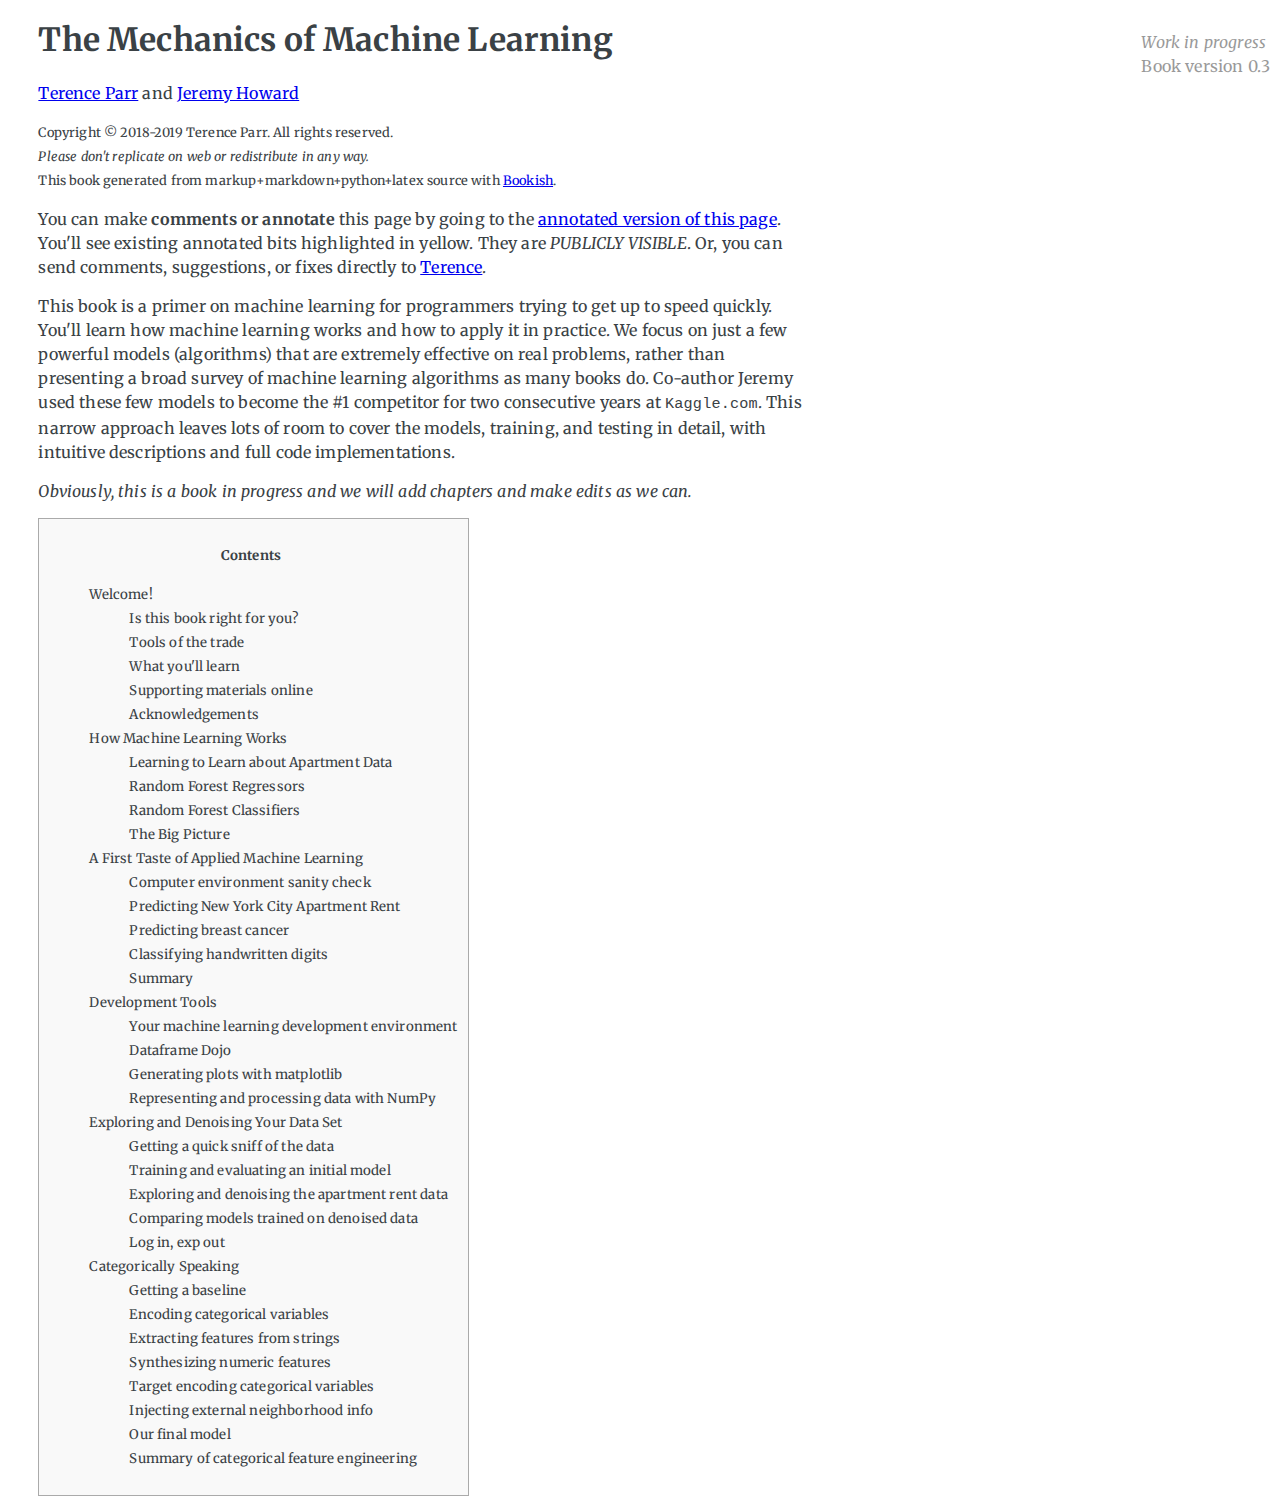
<file: index.html>
<!DOCTYPE HTML PUBLIC "-//W3C//DTD HTML 4.01//EN" "http://www.w3.org/TR/html4/strict.dtd">
<html>
<head>
<!-- Global site tag (gtag.js) - Google Analytics -->
<script async src="https://www.googletagmanager.com/gtag/js?id=UA-118361649-2"></script>
<script>
  window.dataLayer = window.dataLayer || [];
  function gtag(){dataLayer.push(arguments);}
  gtag('js', new Date());

  gtag('config', 'UA-118361649-2');
</script>
<meta name="viewport" content="width=device-width, initial-scale=1">
<link rel="stylesheet" type="text/css" href="https://fonts.googleapis.com/css?family=Merriweather:300,700,700italic,300italic|Open+Sans:700,400" />
<link rel="stylesheet" type="text/css" href="css/book.css"/>
<title>The Mechanics of Machine Learning</title>
<!-- META -->
<!-- LinkedIn meta -->
<meta property='og:title' content="The Mechanics of Machine Learning"/>
<meta property='og:image' content="https://mlbook.explained.ai/images/intro/training.svg">
<meta property='og:description' content="This book is a primer on machine learning for programmers trying to get up to speed quickly."/>
<meta property='og:url' content="https://mlbook.explained.ai"/>

<!-- Facebook meta -->
<meta property="og:type" content="article" />

<!-- Twitter meta -->
<meta name="twitter:title" content="The Mechanics of Machine Learning">
<meta name="twitter:card" content="summary_large_image">
<meta name="twitter:site" content="@the_antlr_guy">
<meta name="twitter:creator" content="@the_antlr_guy">
<meta name="twitter:description" content="This book is a primer on machine learning for programmers trying to get up to speed quickly.">
<meta name="twitter:image" content="https://mlbook.explained.ai/images/intro/training.svg">
<!-- END META -->
</head>
<body>


<h1>The Mechanics of Machine Learning</h1>

<div class="watermark">
<i>Work in progress</i><br>
Book version 0.3
</div>

<p><a href="http://parrt.cs.usfca.edu">Terence Parr</a> and <a href="http://www.fast.ai/about/#jeremy">Jeremy Howard</a></p>
<p style="font-size: 80%">Copyright &copy; 2018-2019 Terence Parr.  All rights reserved.<br><i>Please don't replicate on web or redistribute in any way.</i><br>This book generated from markup+markdown+python+latex source with <a href="https://github.com/parrt/bookish">Bookish</a>.
<p>
<p>
You can make <b>comments or annotate</b> this page by going to the <a id="annotatelink" href="">annotated version of this page</a>. You'll see existing annotated bits highlighted in yellow. They are <i>PUBLICLY VISIBLE</i>. Or, you can send comments, suggestions, or fixes directly to <a href="mailto:parrt@cs.usfca.edu">Terence</a>.
</p>
<script>
var me = window.location.href;
document.getElementById("annotatelink").href = "https://via.hypothes.is/"+me;
</script>
</p>
</font></p>

<p>This book is a primer on machine learning for programmers trying to get up to speed quickly. You'll learn how machine learning works and how to apply it in practice.  We focus on just a few powerful models (algorithms) that are extremely effective on real problems, rather than presenting a broad survey of machine learning algorithms as many books do. Co-author Jeremy used these few models to become the #1 competitor for two consecutive years at <span class=inlinecode>Kaggle.com</span>. This narrow approach leaves lots of room to cover the models, training, and testing in detail, with intuitive descriptions and full code implementations.
<p><i>Obviously, this is a book in progress and we will add chapters and make edits as we can.</i></p>
</p>

<div id="toc">
<p class="toc_title">Contents</p>
<ul>
	<li><a href="preface.html">Welcome!</a></li>
	<ul>
			<li><a href="preface.html#sec:1.1">Is this book right for you?</a></li>
			<li><a href="preface.html#sec:1.2">Tools of the trade</a></li>
			<li><a href="preface.html#sec:1.3">What you'll learn</a></li>
			<li><a href="preface.html#sec:1.4">Supporting materials online</a></li>
			<li><a href="preface.html#sec:1.5">Acknowledgements</a></li>

	</ul>
	<li><a href="intro.html">How Machine Learning Works</a></li>
	<ul>
			<li><a href="intro.html#sec:2.1">Learning to Learn about Apartment Data</a></li>
			<li><a href="intro.html#sec:2.2">Random Forest Regressors</a></li>
			<li><a href="intro.html#sec:2.3">Random Forest Classifiers</a></li>
			<li><a href="intro.html#sec:2.4">The Big Picture</a></li>

	</ul>
	<li><a href="first-taste.html">A First Taste of Applied Machine Learning</a></li>
	<ul>
			<li><a href="first-taste.html#sec:3.1">Computer environment sanity check</a></li>
			<li><a href="first-taste.html#sec:3.2">Predicting New York City Apartment Rent</a></li>
			<li><a href="first-taste.html#sec:3.3">Predicting breast cancer</a></li>
			<li><a href="first-taste.html#sec:3.4">Classifying handwritten digits</a></li>
			<li><a href="first-taste.html#sec:3.5">Summary</a></li>

	</ul>
	<li><a href="tools.html">Development Tools</a></li>
	<ul>
			<li><a href="tools.html#sec:4.1">Your machine learning development environment</a></li>
			<li><a href="tools.html#dojo">Dataframe Dojo</a></li>
			<li><a href="tools.html#sec:plt">Generating plots with matplotlib</a></li>
			<li><a href="tools.html#sec:4.4">Representing and processing data with NumPy</a></li>

	</ul>
	<li><a href="prep.html">Exploring and Denoising Your Data Set</a></li>
	<ul>
			<li><a href="prep.html#sec:5.1">Getting a quick sniff of the data</a></li>
			<li><a href="prep.html#sec:5.2">Training and evaluating an initial model</a></li>
			<li><a href="prep.html#sec:5.3">Exploring and denoising the apartment rent data</a></li>
			<li><a href="prep.html#sec:5.4">Comparing models trained on denoised data</a></li>
			<li><a href="prep.html#logtarget">Log in, exp out</a></li>

	</ul>
	<li><a href="catvars.html">Categorically Speaking</a></li>
	<ul>
			<li><a href="catvars.html#sec:6.1">Getting a baseline</a></li>
			<li><a href="catvars.html#sec:6.2">Encoding categorical variables</a></li>
			<li><a href="catvars.html#sec:6.3">Extracting features from strings</a></li>
			<li><a href="catvars.html#sec:6.4">Synthesizing numeric features</a></li>
			<li><a href="catvars.html#target-encoding">Target encoding categorical variables</a></li>
			<li><a href="catvars.html#sec:6.6">Injecting external neighborhood info</a></li>
			<li><a href="catvars.html#sec:6.7">Our final model</a></li>
			<li><a href="catvars.html#sec:6.8">Summary of categorical feature engineering</a></li>

	</ul>

</ul>
</div>

</body>
</html>
</file>
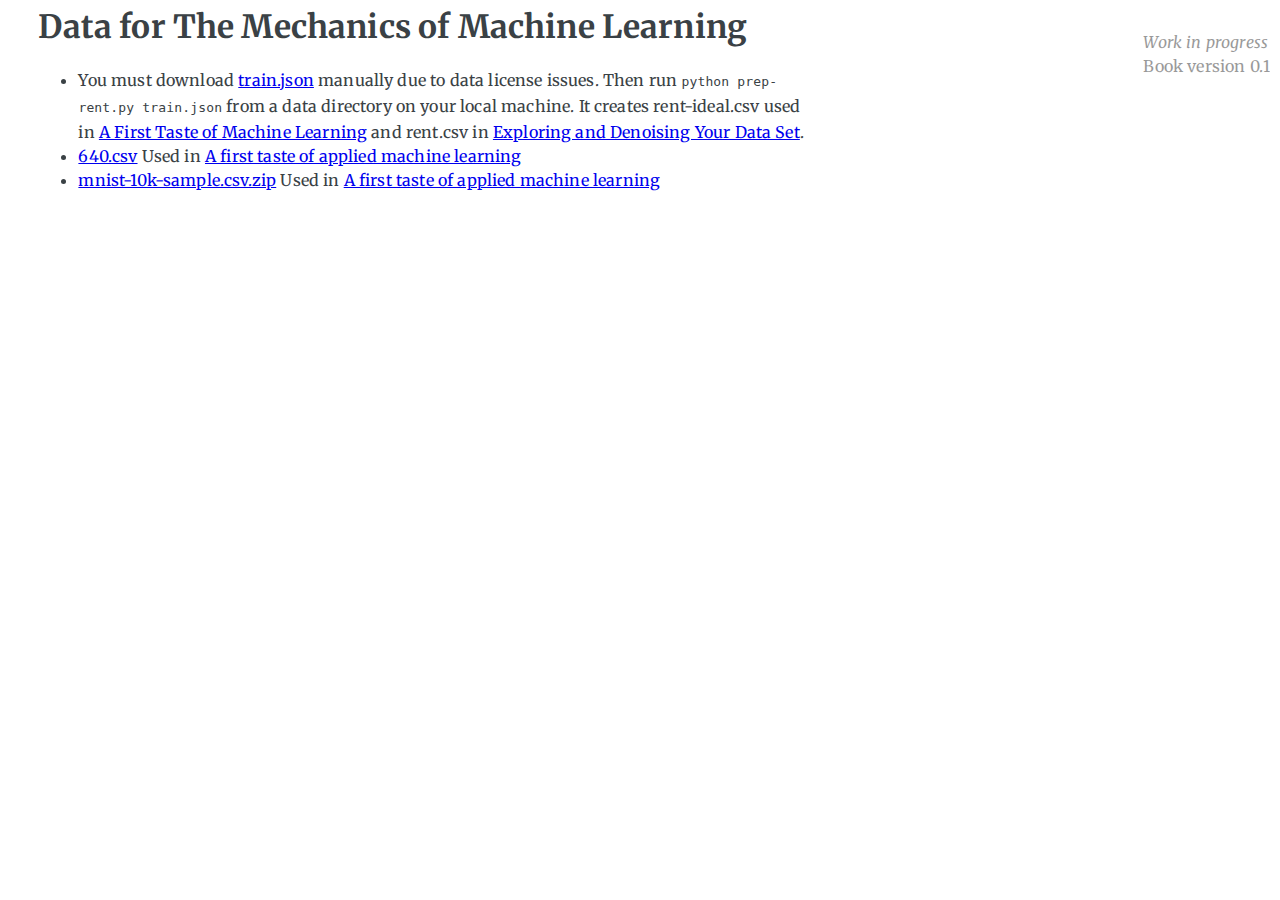
<file: data/index.html>
<html>
<head>
<meta name="viewport" content="width=device-width, initial-scale=1">
<link rel="stylesheet" type="text/css" href="https://fonts.googleapis.com/css?family=Merriweather:300,700,700italic,300italic|Open+Sans:700,400" />
<link rel="stylesheet" type="text/css" href="../css/book.css"/>
<title>Data for The Mechanics of Machine Learning</title>
</head>
<body>

<div class="watermark">
<i>Work in progress</i><br>
Book version 0.1
</div>

<h1>Data for The Mechanics of Machine Learning</h1>

<ul>
<li>You must download <a href="https://www.kaggle.com/c/two-sigma-connect-rental-listing-inquiries/data">train.json</a> manually due to data license issues. Then run <tt>python prep-rent.py train.json</tt> from a data directory on your local machine. It creates rent-ideal.csv used in <a href="https://mlbook.explained.ai/intro.html">A First Taste of Machine Learning</a> and rent.csv in <a href="https://mlbook.explained.ai/prep.html">Exploring and Denoising Your Data Set</a>.
<li><a href="640.csv">640.csv</a> Used in <a href="https://mlbook.explained.ai/first-taste.html">A first taste of applied machine learning</a>
<li><a href="mnist-10k-sample.csv.zip">mnist-10k-sample.csv.zip</a> Used in <a href="https://mlbook.explained.ai/first-taste.html">A first taste of applied machine learning</a>
</ul>

</body>
</html>
</file>
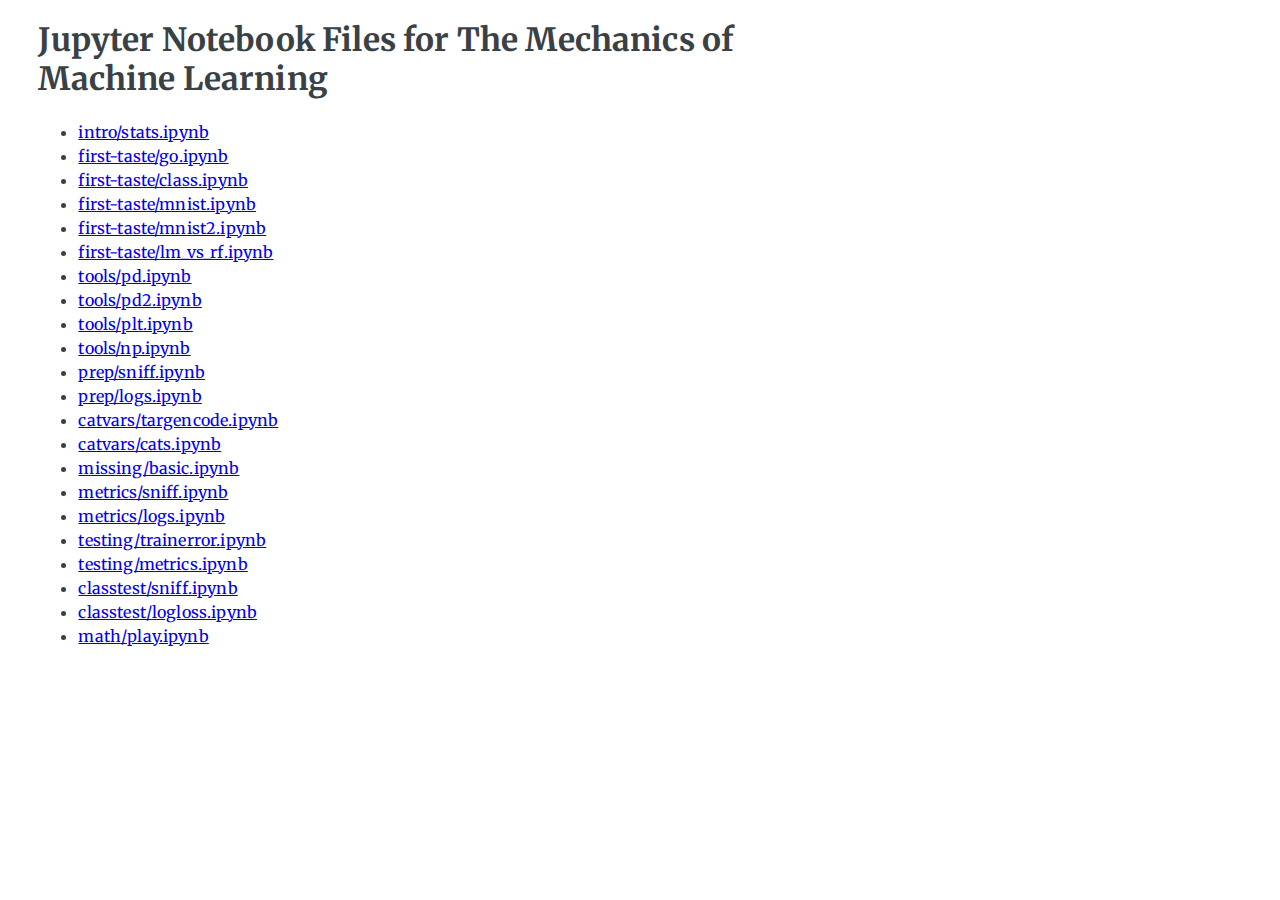
<file: notebooks/index.html>
<!DOCTYPE HTML PUBLIC "-//W3C//DTD HTML 4.01//EN" "http://www.w3.org/TR/html4/strict.dtd">
<html>
<head>
<!-- Global site tag (gtag.js) - Google Analytics -->
<script async src="https://www.googletagmanager.com/gtag/js?id=UA-118361649-2"></script>
<script>
  window.dataLayer = window.dataLayer || [];
  function gtag(){dataLayer.push(arguments);}
  gtag('js', new Date());

  gtag('config', 'UA-118361649-2');
</script>
<meta name="viewport" content="width=device-width, initial-scale=1">
<link rel="stylesheet" type="text/css" href="https://fonts.googleapis.com/css?family=Merriweather:300,700,700italic,300italic|Open+Sans:700,400" />
<link rel="stylesheet" type="text/css" href="../css/book.css"/>
<title>Jupyter Notebook Files for The Mechanics of Machine Learning</title>
<!-- META -->
<!-- LinkedIn meta -->
<meta property='og:title' content=""/>
<meta property='og:image' content="">
<meta property='og:description' content=""/>
<meta property='og:url' content=""/>

<!-- Facebook meta -->
<meta property="og:type" content="" />

<!-- Twitter meta -->
<meta name="twitter:title" content="">
<meta name="twitter:card" content="summary_large_image">
<meta name="twitter:site" content="">
<meta name="twitter:creator" content="">
<meta name="twitter:description" content="">
<meta name="twitter:image" content="">
<!-- END META -->
</head>
<body>

<h1>Jupyter Notebook Files for The Mechanics of Machine Learning</h1>

<ul>
<li><a href="intro/stats.ipynb">intro/stats.ipynb</a></li>
<li><a href="first-taste/go.ipynb">first-taste/go.ipynb</a></li>
<li><a href="first-taste/class.ipynb">first-taste/class.ipynb</a></li>
<li><a href="first-taste/mnist.ipynb">first-taste/mnist.ipynb</a></li>
<li><a href="first-taste/mnist2.ipynb">first-taste/mnist2.ipynb</a></li>
<li><a href="first-taste/lm_vs_rf.ipynb">first-taste/lm_vs_rf.ipynb</a></li>
<li><a href="tools/pd.ipynb">tools/pd.ipynb</a></li>
<li><a href="tools/pd2.ipynb">tools/pd2.ipynb</a></li>
<li><a href="tools/plt.ipynb">tools/plt.ipynb</a></li>
<li><a href="tools/np.ipynb">tools/np.ipynb</a></li>
<li><a href="prep/sniff.ipynb">prep/sniff.ipynb</a></li>
<li><a href="prep/logs.ipynb">prep/logs.ipynb</a></li>
<li><a href="catvars/targencode.ipynb">catvars/targencode.ipynb</a></li>
<li><a href="catvars/cats.ipynb">catvars/cats.ipynb</a></li>
<li><a href="missing/basic.ipynb">missing/basic.ipynb</a></li>
<li><a href="metrics/sniff.ipynb">metrics/sniff.ipynb</a></li>
<li><a href="metrics/logs.ipynb">metrics/logs.ipynb</a></li>
<li><a href="testing/trainerror.ipynb">testing/trainerror.ipynb</a></li>
<li><a href="testing/metrics.ipynb">testing/metrics.ipynb</a></li>
<li><a href="classtest/sniff.ipynb">classtest/sniff.ipynb</a></li>
<li><a href="classtest/logloss.ipynb">classtest/logloss.ipynb</a></li>
<li><a href="math/play.ipynb">math/play.ipynb</a></li>
</ul>

</body>
</html>
</file>
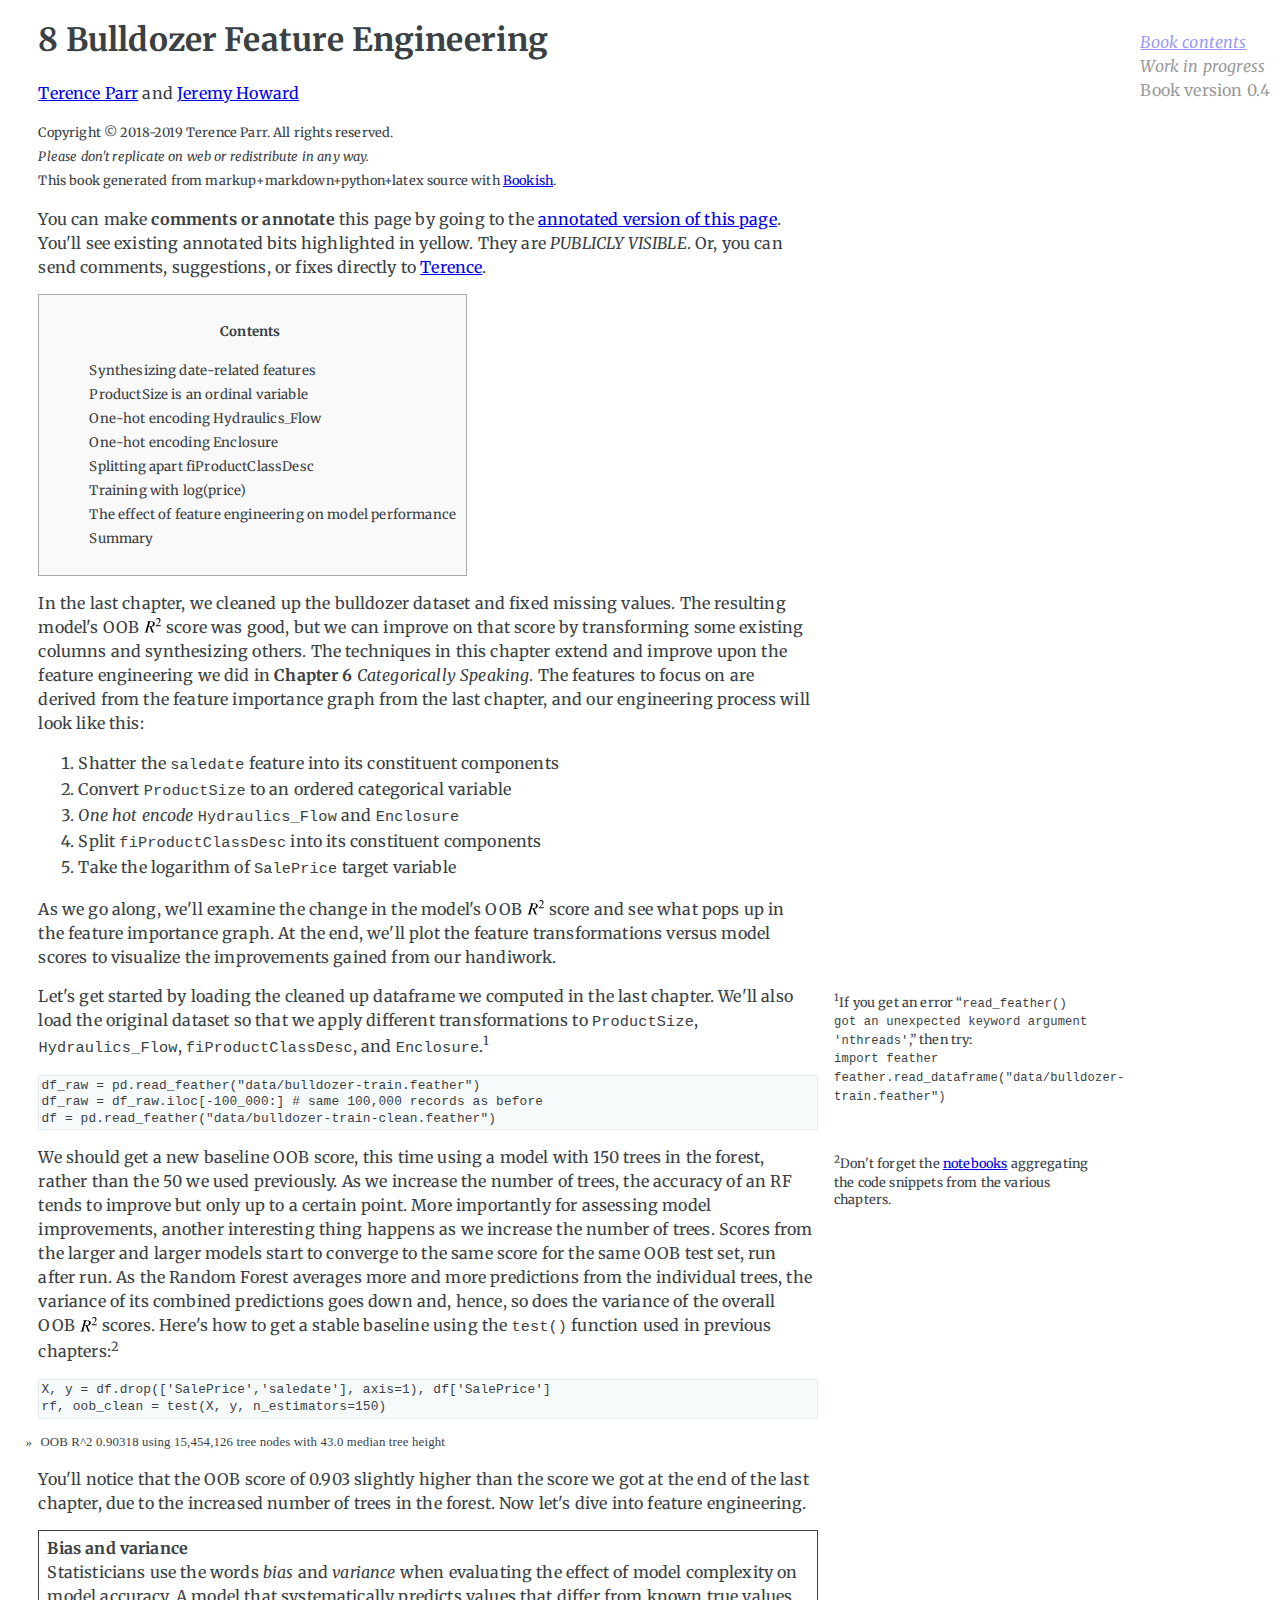
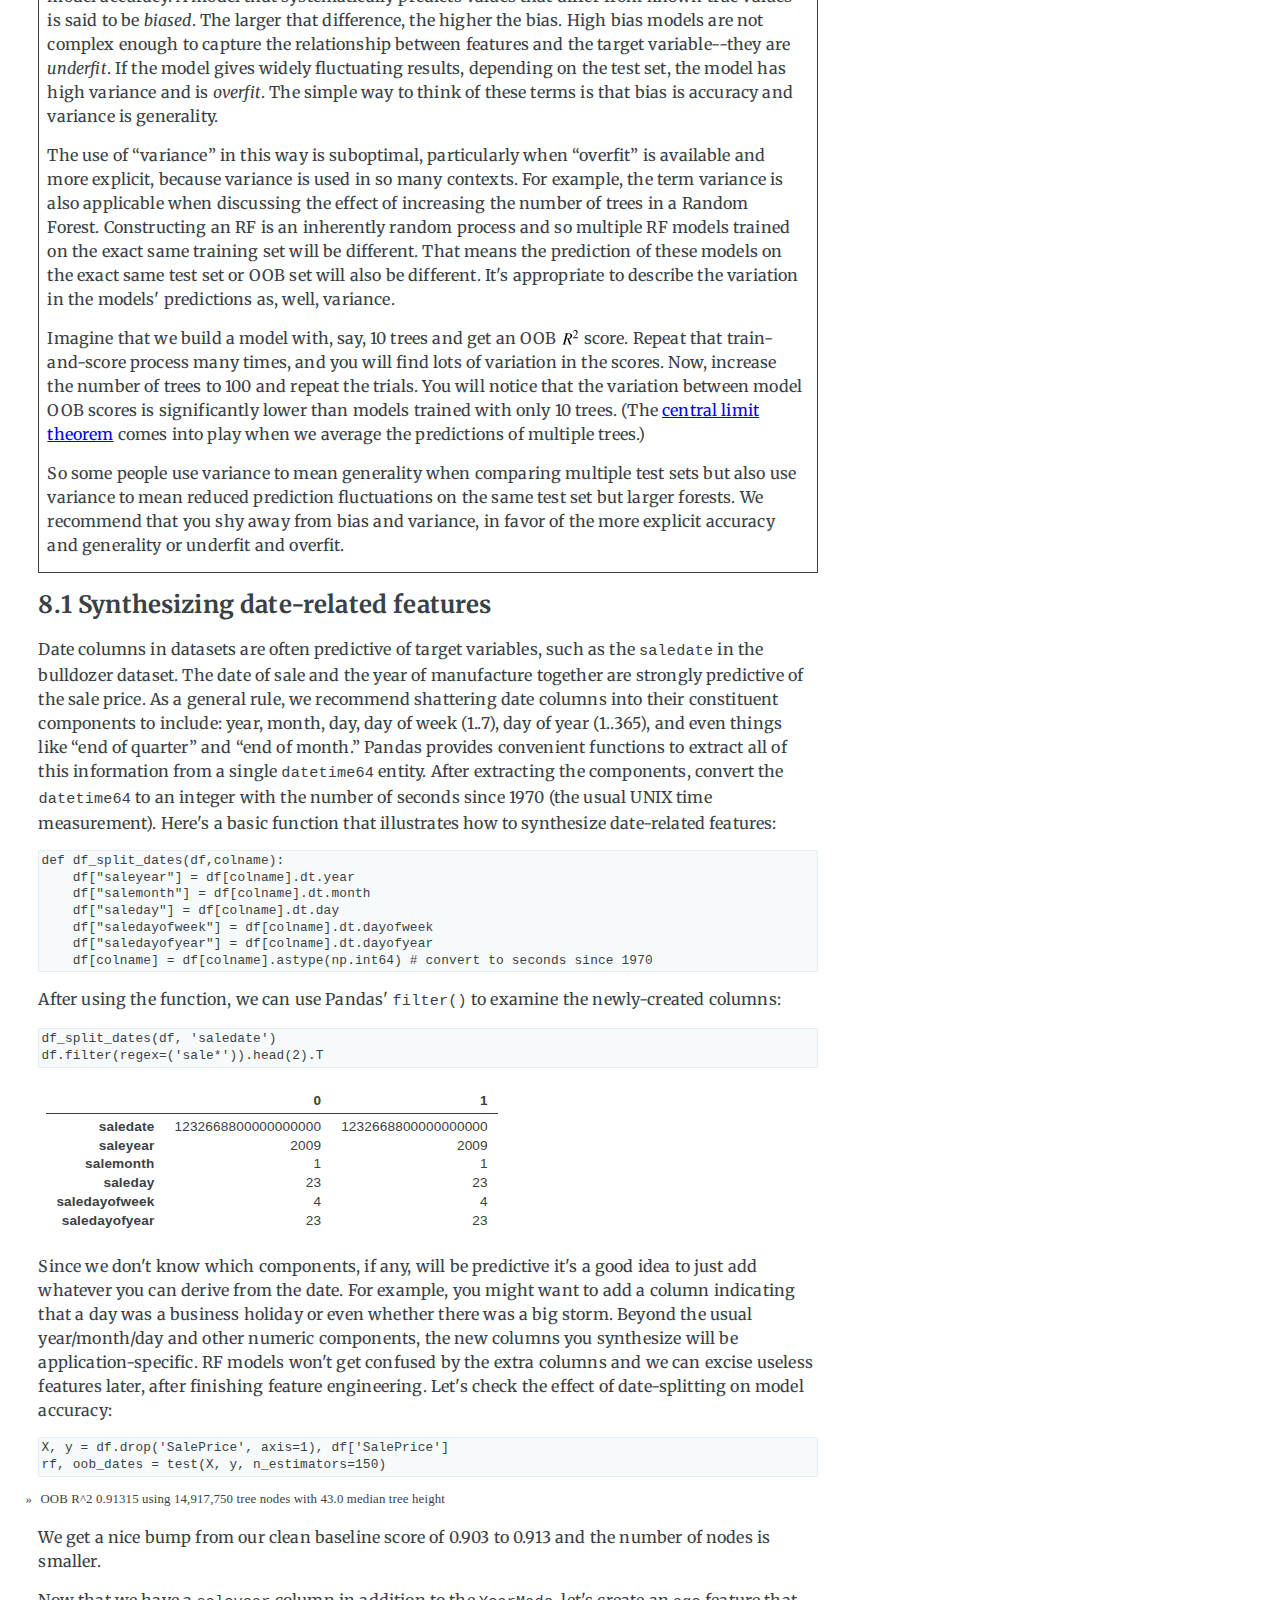
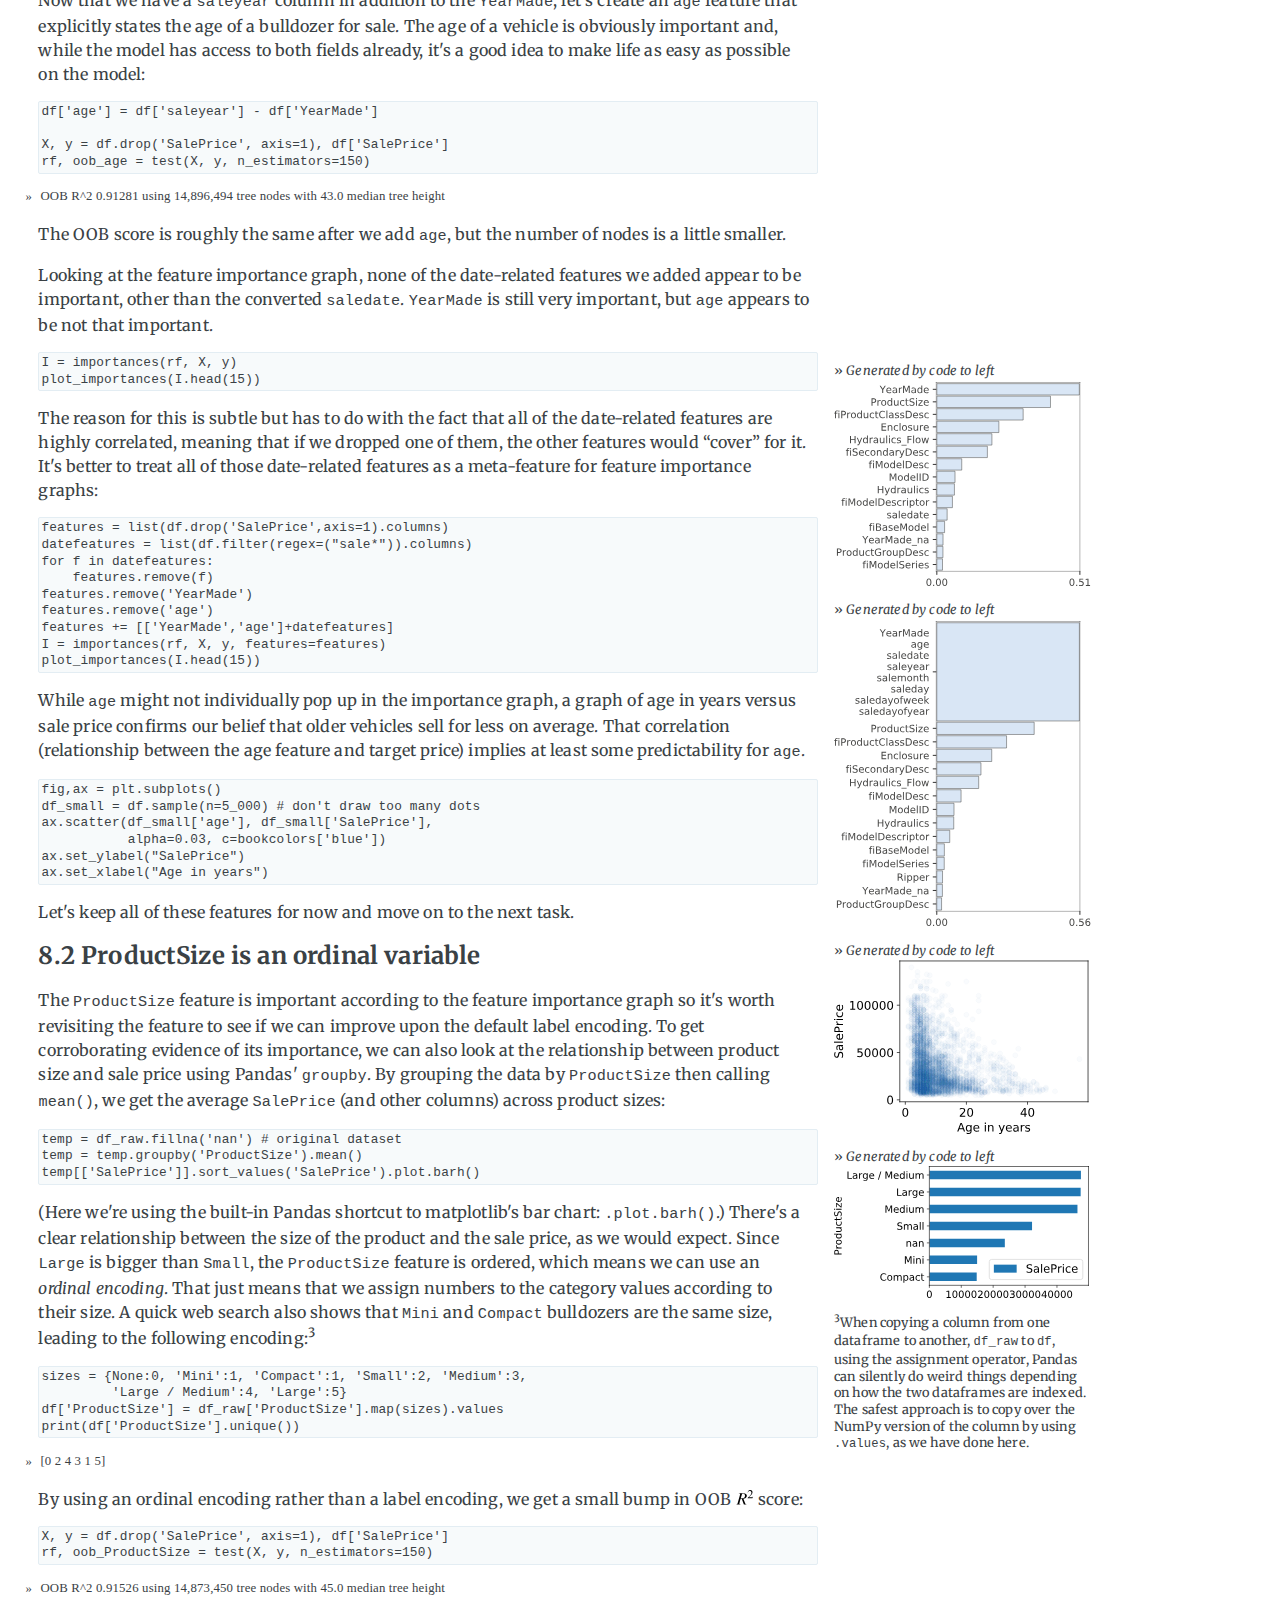
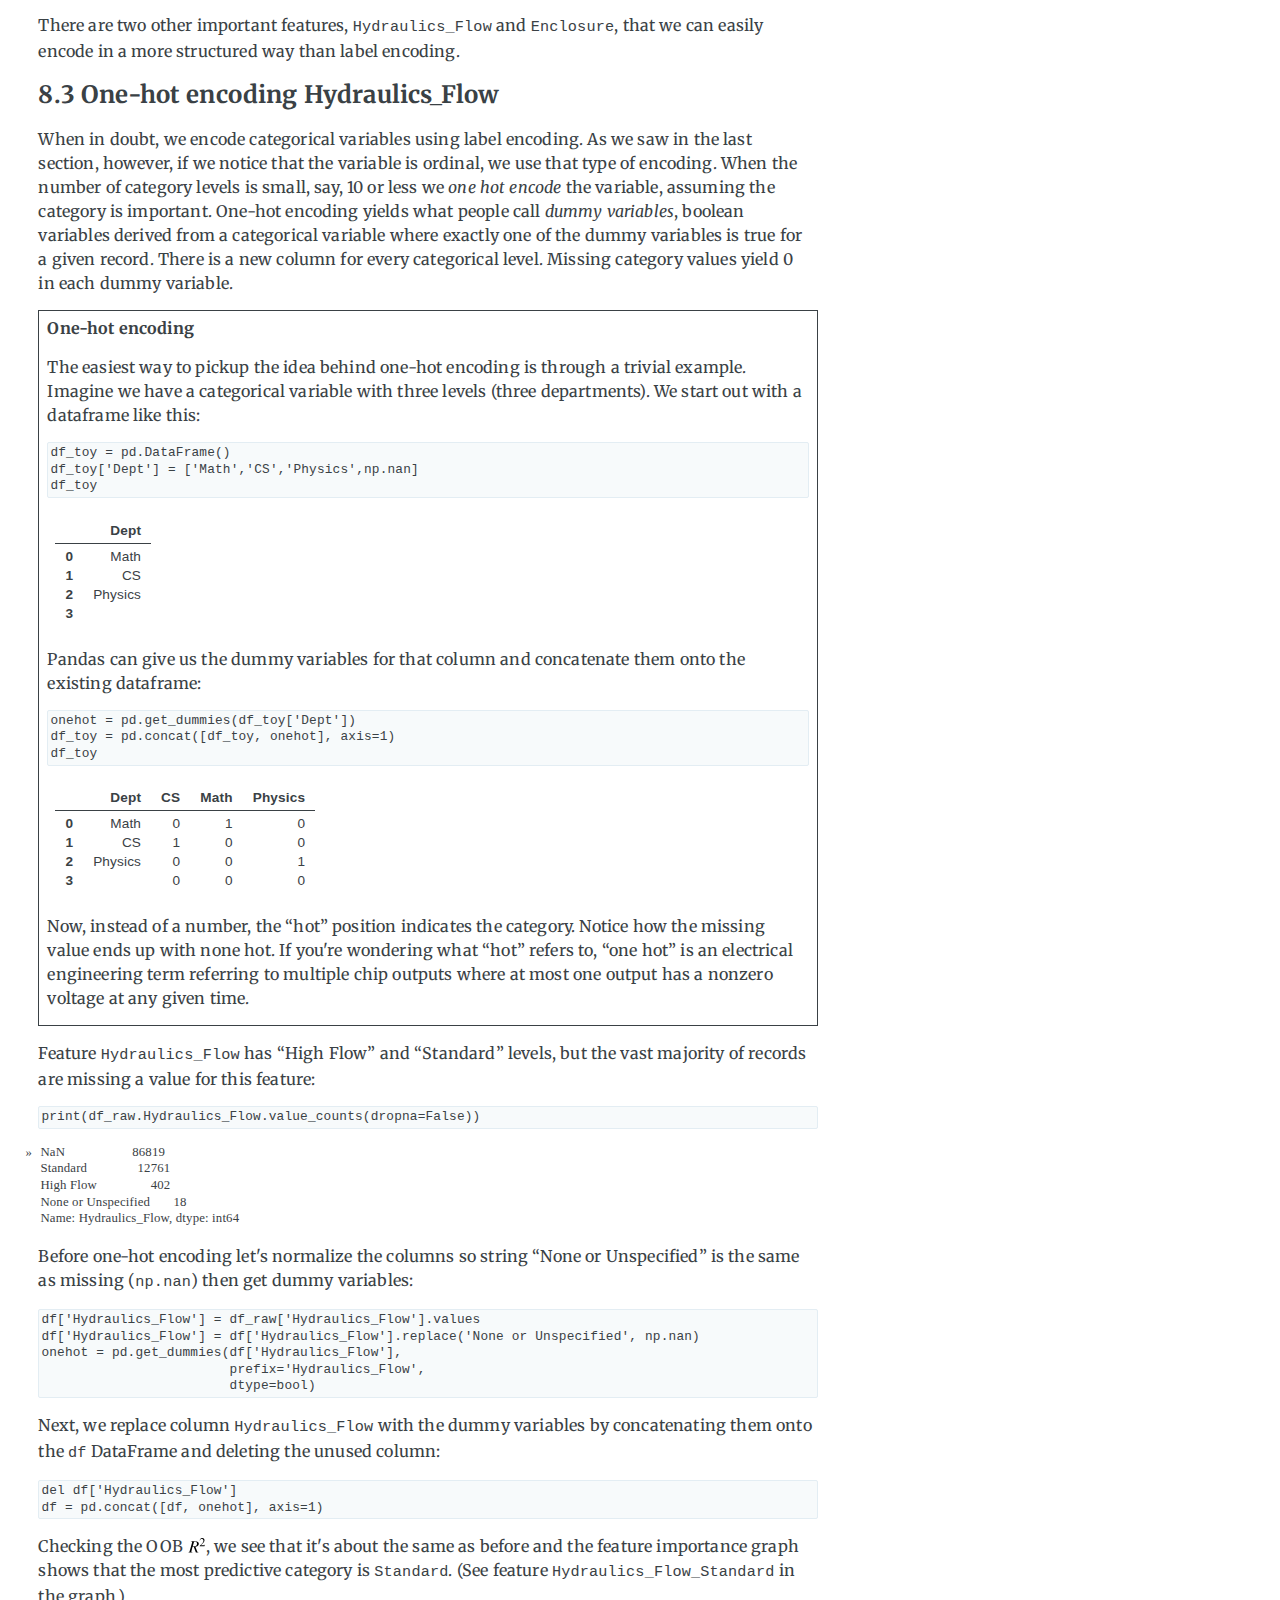
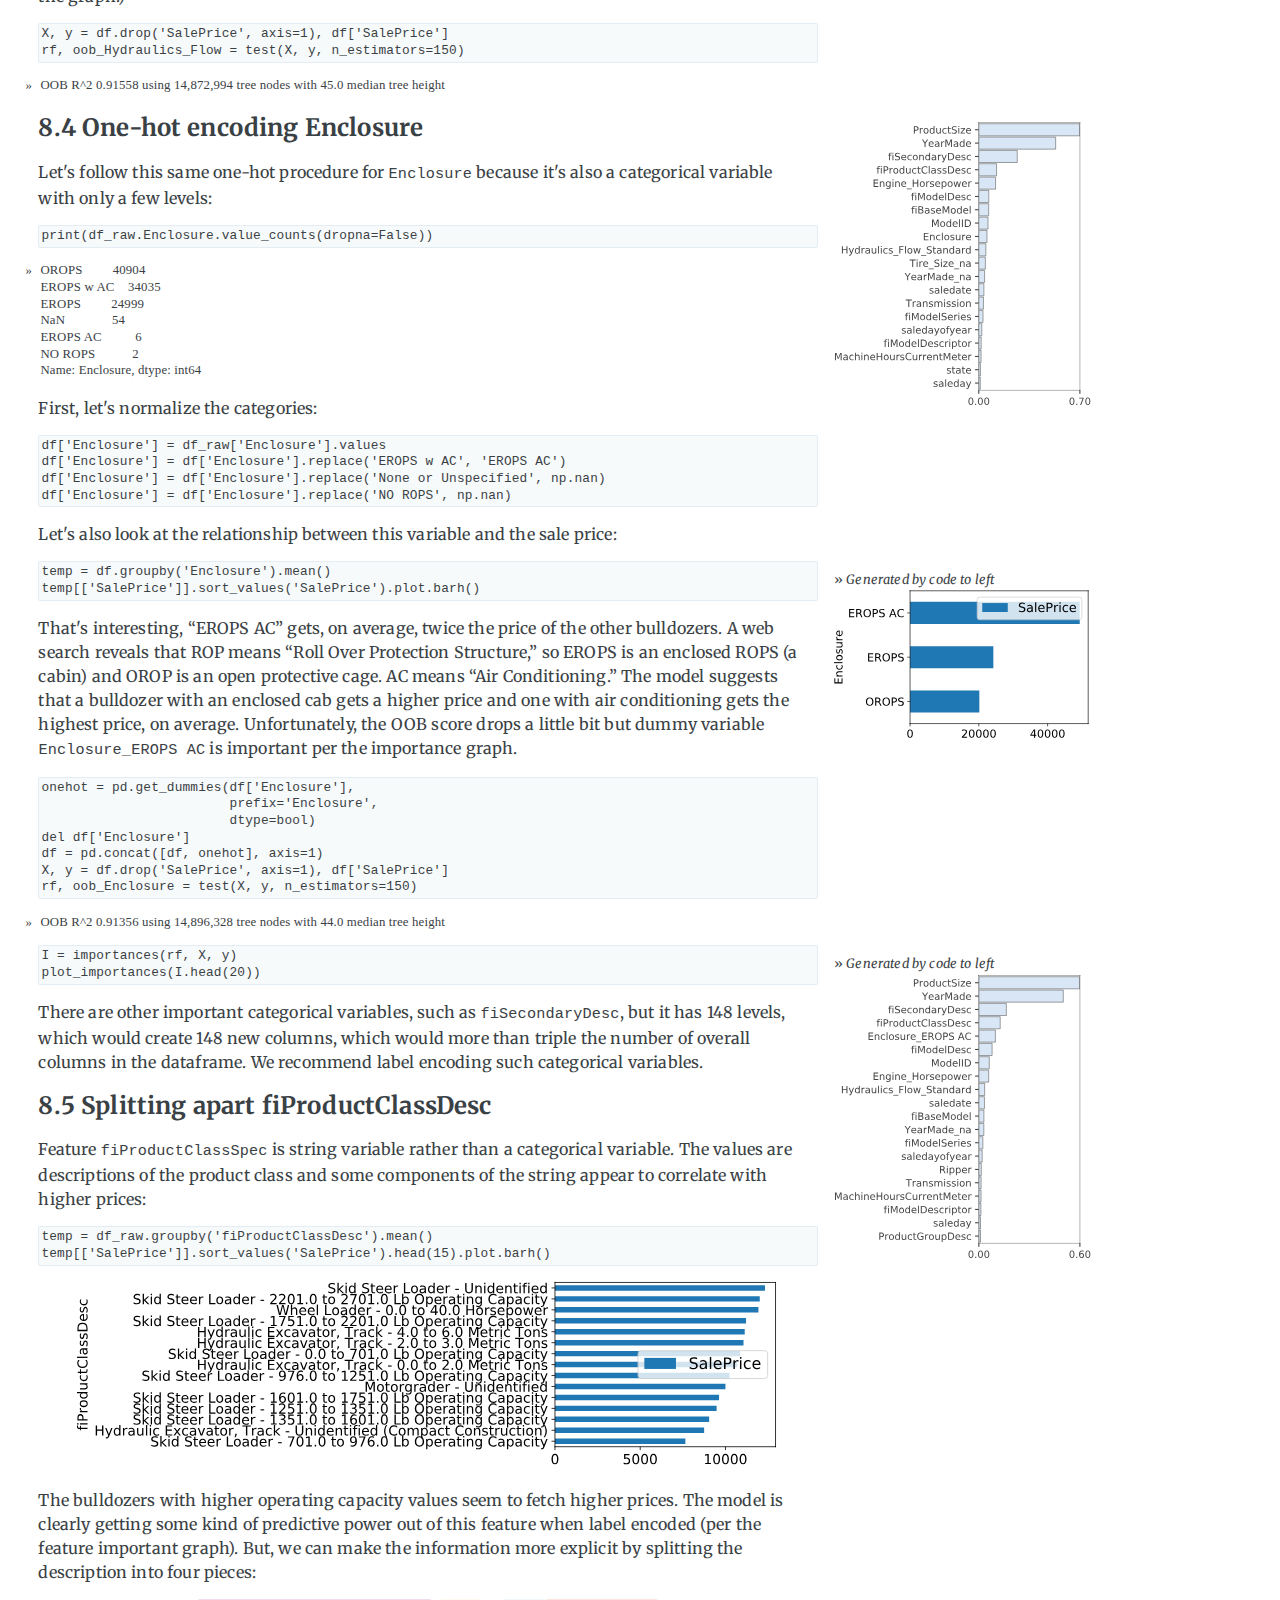
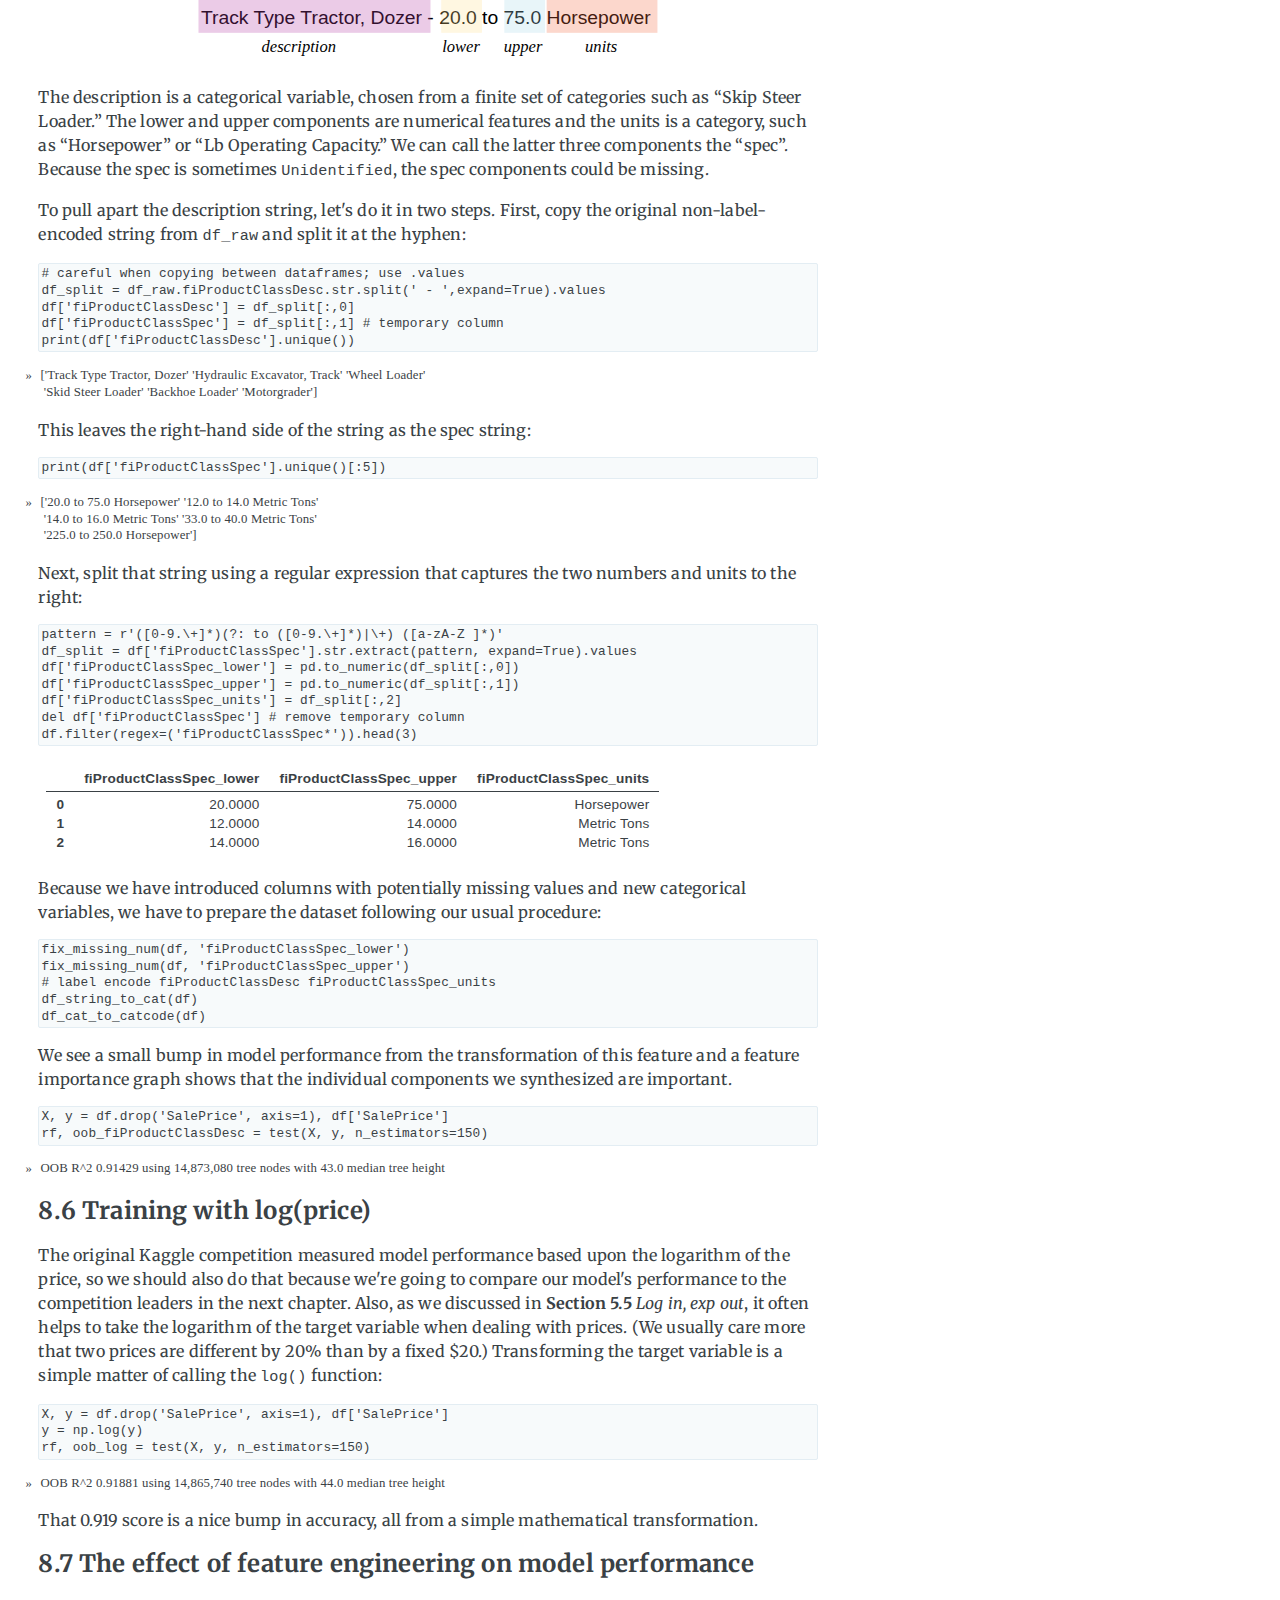
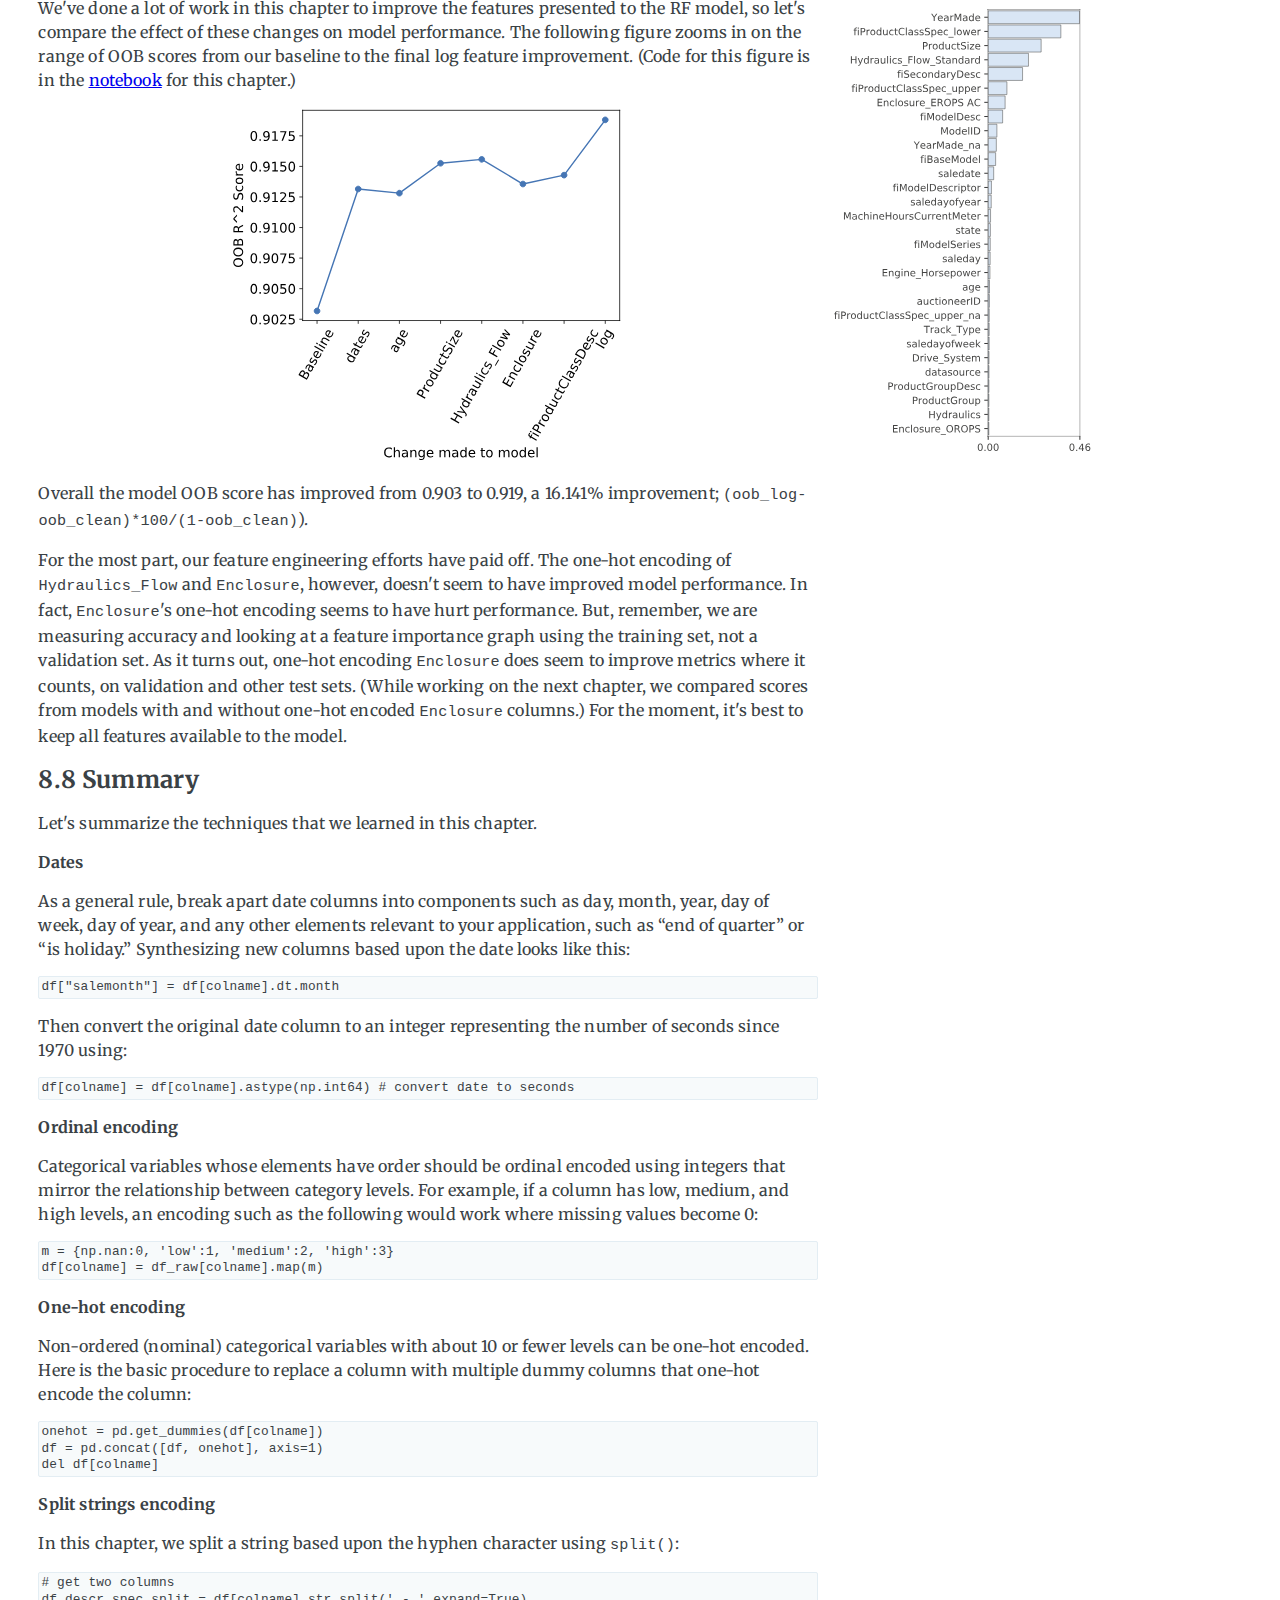
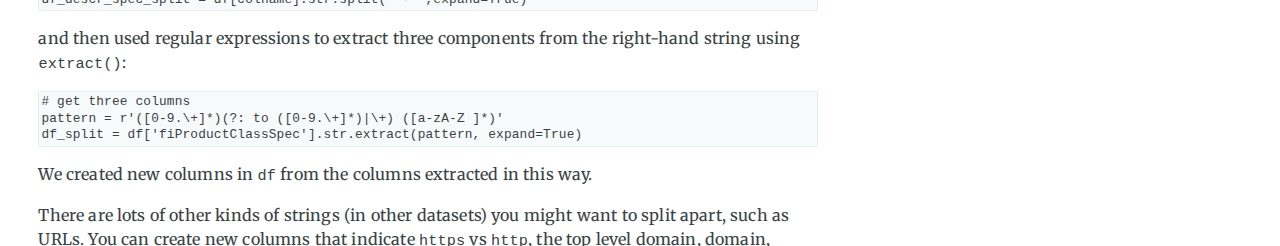
<file: bulldozer-feateng.html>
<!DOCTYPE HTML PUBLIC "-//W3C//DTD HTML 4.01//EN" "http://www.w3.org/TR/html4/strict.dtd">
<html>
<head>
<!-- Global site tag (gtag.js) - Google Analytics -->
<script async src="https://www.googletagmanager.com/gtag/js?id=UA-118361649-2"></script>
<script>
  window.dataLayer = window.dataLayer || [];
  function gtag(){dataLayer.push(arguments);}
  gtag('js', new Date());

  gtag('config', 'UA-118361649-2');
</script>
<meta name="viewport" content="width=device-width, initial-scale=1">
<link rel="stylesheet" type="text/css" href="https://fonts.googleapis.com/css?family=Merriweather:300,700,700italic,300italic|Open+Sans:700,400" />
<link rel="stylesheet" type="text/css" href="css/book.css"/>
<title>Bulldozer Feature Engineering</title>
<!-- META -->
<!-- LinkedIn meta -->
<meta property='og:title' content="The Mechanics of Machine Learning"/>
<meta property='og:image' content="https://mlbook.explained.ai/images/intro/training.svg">
<meta property='og:description' content="This book is a primer on machine learning for programmers trying to get up to speed quickly."/>
<meta property='og:url' content="https://mlbook.explained.ai"/>

<!-- Facebook meta -->
<meta property="og:type" content="article" />

<!-- Twitter meta -->
<meta name="twitter:title" content="The Mechanics of Machine Learning">
<meta name="twitter:card" content="summary_large_image">
<meta name="twitter:site" content="@the_antlr_guy">
<meta name="twitter:creator" content="@the_antlr_guy">
<meta name="twitter:description" content="This book is a primer on machine learning for programmers trying to get up to speed quickly.">
<meta name="twitter:image" content="https://mlbook.explained.ai/images/intro/training.svg">
<!-- END META -->
</head>
<body>
<div class="watermark">
<i><a href='http://mlbook.explained.ai'>Book contents</a><br>Work in progress</i><br>
Book version 0.4
</div>

<h1>8 Bulldozer Feature Engineering</h1>

<p><a href="http://parrt.cs.usfca.edu">Terence Parr</a> and <a href="http://www.fast.ai/about/#jeremy">Jeremy Howard</a></p>

<p></p>

<p style="font-size: 80%">Copyright &copy; 2018-2019 Terence Parr.  All rights reserved.<br><i>Please don't replicate on web or redistribute in any way.</i><br>This book generated from markup+markdown+python+latex source with <a href="https://github.com/parrt/bookish">Bookish</a>.
<p>
<p>
You can make <b>comments or annotate</b> this page by going to the <a id="annotatelink" href="">annotated version of this page</a>. You'll see existing annotated bits highlighted in yellow. They are <i>PUBLICLY VISIBLE</i>. Or, you can send comments, suggestions, or fixes directly to <a href="mailto:parrt@cs.usfca.edu">Terence</a>.
</p>
<script>
var me = window.location.href;
document.getElementById("annotatelink").href = "https://via.hypothes.is/"+me;
</script>
</p>
</p>



<div id="toc">
<p class="toc_title">Contents</p>
<ul>
	<li><a href="#sec:8.1">Synthesizing date-related features</a>
	<ul>
	</ul>
	</li>
	<li><a href="#sec:8.2">ProductSize is an ordinal variable</a>
	<ul>
	</ul>
	</li>
	<li><a href="#onehot-hf">One-hot encoding Hydraulics_Flow</a>
	<ul>
	</ul>
	</li>
	<li><a href="#sec:8.4">One-hot encoding Enclosure</a>
	<ul>
	</ul>
	</li>
	<li><a href="#sec:8.5">Splitting apart fiProductClassDesc</a>
	<ul>
	</ul>
	</li>
	<li><a href="#sec:8.6">Training with log(price)</a>
	<ul>
	</ul>
	</li>
	<li><a href="#sec:8.7">The effect of feature engineering on model performance</a>
	<ul>
	</ul>
	</li>
	<li><a href="#sec:8.8">Summary</a>
	<ul>
	</ul>
	</li>

</ul>
</div>


<p>In the last chapter, we cleaned up the bulldozer dataset and fixed missing values.  The resulting model's OOB <img style="vertical-align: -0.5pt;" src="images/eqn-E31B458B48DD58470B662E66B9742071-depth000.00.svg"> score was good, but we can improve on that score by transforming some existing columns and synthesizing others. The techniques in this chapter extend and improve upon the feature engineering we did in <b>Chapter 6</b> <i>Categorically Speaking</i>.  The features to focus on are derived from the feature importance graph from the last chapter, and our engineering process will look like this:</p>
<ol>
<li>Shatter the <span class=inlinecode>saledate</span> feature into its constituent components</li>
<li>Convert <span class=inlinecode>ProductSize</span> to an ordered categorical variable</li>
<li><i>One hot encode</i> <span class=inlinecode>Hydraulics_Flow</span> and <span class=inlinecode>Enclosure</span></li>
<li>Split <span class=inlinecode>fiProductClassDesc</span> into its constituent components</li>
<li>Take the logarithm of <span class=inlinecode>SalePrice</span> target variable</li>
</ol>
<p>As we go along, we'll examine the change in the model's OOB <img style="vertical-align: -0.5pt;" src="images/eqn-E31B458B48DD58470B662E66B9742071-depth000.00.svg"> score and see what pops up in the feature importance graph. At the end, we'll plot the feature transformations versus model scores to visualize the improvements gained from our handiwork.</p>

<div class="p_wrapper">
<p class=sidenote><span class=sup>1</span>If you get an error &ldquo;<span class=inlinecode>read_feather() got an unexpected keyword argument 'nthreads'</span>,&rdquo; then try:<br><span class=inlinecode>import feather</span><br><span class=inlinecode>feather.read_dataframe("data/bulldozer-train.feather")</span></p>
<p class=p_left>Let's get started by loading the cleaned up dataframe we computed in the last chapter. We'll also load the original dataset so that we apply different transformations to <span class=inlinecode>ProductSize</span>, <span class=inlinecode>Hydraulics_Flow</span>, <span class=inlinecode>fiProductClassDesc</span>, and <span class=inlinecode>Enclosure</span>.<span class=sup>1</span></p>
</div>


<div class="codeblk">df_raw = pd.read_feather("data/bulldozer-train.feather")
df_raw = df_raw.iloc[-100_000:] # same 100,000 records as before
df = pd.read_feather("data/bulldozer-train-clean.feather")
</div>


<div class="p_wrapper">
<p class=sidenote><span class=sup>2</span>Don't forget the <a href="https://mlbook.explained.ai/notebooks/">notebooks</a> aggregating the code snippets from the various chapters.</p>
<p class=p_left>We should get a new baseline OOB score, this time using a model with 150 trees in the forest, rather than the 50 we used previously. As we increase the number of trees, the accuracy of an RF tends to improve but only up to a certain point.  More importantly for assessing model improvements, another interesting thing happens as we increase the number of trees. Scores from the larger and larger models start to converge to the same score for the same OOB test set, run after run. As the Random Forest averages more and more predictions from the individual trees, the variance of its combined predictions goes down and, hence, so does the variance of the overall OOB <img style="vertical-align: -0.5pt;" src="images/eqn-E31B458B48DD58470B662E66B9742071-depth000.00.svg"> scores.  Here's how to get a stable baseline using the <span class=inlinecode>test()</span> function used in previous chapters:<span class=sup>2</span></p>
</div>


<div class="codeblk">X, y = df.drop(['SalePrice','saledate'], axis=1), df['SalePrice']
rf, oob_clean = test(X, y, n_estimators=150)
</div>

<p class="stdout">OOB R^2 0.90318 using 15,454,126 tree nodes with 43.0 median tree height
</p>

<p>You'll notice that the OOB score of 0.903 slightly higher than the score we got at the end of the last chapter, due to the increased number of trees in the forest.  Now let's dive into feature engineering.</p>
<div class=aside><b>Bias and variance</b><br>
Statisticians use the words <i>bias</i> and <i>variance</i> when evaluating the effect of model complexity on model accuracy. A model that systematically predicts values that differ from known true values is said to be <i>biased</i>. The larger that difference, the higher the bias.  High bias models are not complex enough to capture the relationship between features and the target variable--they are <i>underfit</i>. If the model gives widely fluctuating results, depending on the test set, the model has high variance and is <i>overfit</i>. The simple way to think of these terms is that bias is accuracy and variance is generality.
<p>The use of &ldquo;variance&rdquo; in this way is suboptimal, particularly when &ldquo;overfit&rdquo; is available and more explicit, because variance is used in so many contexts. For example, the term variance is also applicable when discussing the effect of increasing the number of trees in a Random Forest.  Constructing an RF is an inherently random process and so multiple RF models trained on the exact same training set will be different. That means the prediction of these models on the exact same test set or OOB set will also be different. It's appropriate to describe the variation in the models' predictions as, well, variance. </p>

<p>Imagine that we build a model with, say, 10 trees and get an OOB <img style="vertical-align: -0.5pt;" src="images/eqn-E31B458B48DD58470B662E66B9742071-depth000.00.svg"> score. Repeat that train-and-score process many times, and you will find lots of variation in the scores. Now, increase the number of trees to 100 and repeat the trials. You will notice that the variation between model OOB scores is significantly lower than models trained with only 10 trees. (The <a href="https://en.wikipedia.org/wiki/Central_limit_theorem">central limit theorem</a> comes into play when we average the predictions of multiple trees.)</p>

<p>So some people use variance to mean generality when comparing multiple test sets but also use variance to mean reduced prediction fluctuations on the same test set but larger forests.  We recommend that you shy away from bias and variance, in favor of the more explicit accuracy and generality or underfit and overfit.</p>

</div>


<h2 id="sec:8.1">8.1 Synthesizing date-related features</h2>


<p>Date columns in datasets are often predictive of target variables, such as the <span class=inlinecode>saledate</span> in the bulldozer dataset. The date of sale and the year of manufacture together are strongly predictive of the sale price. As a general rule, we recommend shattering date columns into their constituent components to include: year, month, day, day of week (1..7), day of year (1..365), and even things like &ldquo;end of quarter&rdquo; and &ldquo;end of month.&rdquo; Pandas provides convenient functions to extract all of this information from a single <span class=inlinecode>datetime64</span> entity.  After extracting the components, convert the <span class=inlinecode>datetime64</span> to an integer with the number of seconds since 1970 (the usual UNIX time measurement).  Here's a basic function that illustrates how to synthesize date-related features:</p>


<div class="codeblk">def df_split_dates(df,colname):
    df["saleyear"] = df[colname].dt.year
    df["salemonth"] = df[colname].dt.month
    df["saleday"] = df[colname].dt.day
    df["saledayofweek"] = df[colname].dt.dayofweek
    df["saledayofyear"] = df[colname].dt.dayofyear
    df[colname] = df[colname].astype(np.int64) # convert to seconds since 1970
</div>


<p>After using the function, we can use Pandas' <span class=inlinecode>filter()</span> to examine the newly-created columns:</p>


<div class="codeblk">df_split_dates(df, 'saledate')
df.filter(regex=('sale*')).head(2).T</div>
<div class="scrollbar_wrapper">
<table class="dataframe dataframe-indexed">
<thead>
	<tr><th>&nbsp;</th><th>0</th><th>1</th></tr>
    <tr><td></td></tr>
</thead>
<tbody>
	<tr>
	<td>saledate</td><td>1232668800000000000</td><td>1232668800000000000</td>
	</tr>
	<tr>
	<td>saleyear</td><td>2009</td><td>2009</td>
	</tr>
	<tr>
	<td>salemonth</td><td>1</td><td>1</td>
	</tr>
	<tr>
	<td>saleday</td><td>23</td><td>23</td>
	</tr>
	<tr>
	<td>saledayofweek</td><td>4</td><td>4</td>
	</tr>
	<tr>
	<td>saledayofyear</td><td>23</td><td>23</td>
	</tr>
</tbody>
</table>
</div>
<p>Since we don't know which components, if any, will be predictive it's a good idea to just add whatever you can derive from the date. For example, you might want to add a column indicating that a day was a business holiday or even whether there was a big storm. Beyond the usual year/month/day and other numeric components, the new columns you synthesize will be application-specific. RF models won't get confused by the extra columns and we can excise useless features later, after finishing feature engineering. Let's check the effect of date-splitting on model accuracy:</p>


<div class="codeblk">X, y = df.drop('SalePrice', axis=1), df['SalePrice']
rf, oob_dates = test(X, y, n_estimators=150)
</div>

<p class="stdout">OOB R^2 0.91315 using 14,917,750 tree nodes with 43.0 median tree height
</p>

<p>We get a nice bump from our clean baseline score of 0.903 to 0.913 and the number of nodes is smaller.</p>

<p>Now that we have a <span class=inlinecode>saleyear</span> column in addition to the <span class=inlinecode>YearMade</span>, let's create an <span class=inlinecode>age</span> feature that explicitly states the age of a bulldozer for sale. The age of a vehicle is obviously important and, while the model has access to both fields already, it's a good idea to make life as easy as possible on the model:</p>


<div class="codeblk">df['age'] = df['saleyear'] - df['YearMade']

X, y = df.drop('SalePrice', axis=1), df['SalePrice']
rf, oob_age = test(X, y, n_estimators=150)
</div>

<p class="stdout">OOB R^2 0.91281 using 14,896,494 tree nodes with 43.0 median tree height
</p>

<p>The OOB score is roughly the same after we add <span class=inlinecode>age</span>, but the number of nodes is a little smaller.</p>

<p>Looking at the feature importance graph, none of the date-related features we added appear to be important, other than the converted <span class=inlinecode>saledate</span>. <span class=inlinecode>YearMade</span> is still very important, but <span class=inlinecode>age</span> appears to be not that important.</p>
<div class="p_wrapper">
<span class=sidenote>
&#187; <i>Generated by code to left</i><br>
<a href="images/bulldozer-feateng/bulldozer-feateng_eng_11.svg"><img src="images/bulldozer-feateng/bulldozer-feateng_eng_11.svg"
  width="100%"
></a>
</span>


<div class="codeblk">I = importances(rf, X, y)
plot_importances(I.head(15))</div>
</div> <!-- end div for p_wrapper -->

<p>The reason for this is subtle but has to do with the fact that all of the date-related features are highly correlated, meaning that if we dropped one of them, the other features would &ldquo;cover&rdquo; for it. It's better to treat all of those date-related features as a meta-feature for feature importance graphs:</p>
<div class="p_wrapper">
<span class=sidenote>
&#187; <i>Generated by code to left</i><br>
<a href="images/bulldozer-feateng/bulldozer-feateng_eng_12.svg"><img src="images/bulldozer-feateng/bulldozer-feateng_eng_12.svg"
  width="100%"
></a>
</span>


<div class="codeblk">features = list(df.drop('SalePrice',axis=1).columns)
datefeatures = list(df.filter(regex=("sale*")).columns)
for f in datefeatures:
    features.remove(f)
features.remove('YearMade')
features.remove('age')
features += [['YearMade','age']+datefeatures]
I = importances(rf, X, y, features=features)
plot_importances(I.head(15))</div>
</div> <!-- end div for p_wrapper -->

<p>While <span class=inlinecode>age</span> might not individually pop up in the importance graph, a graph of age in years versus sale price confirms our belief that older vehicles sell for less on average. That correlation (relationship between the age feature and target price) implies at least some predictability for <span class=inlinecode>age</span>. </p>
<div class="p_wrapper">
<span class=sidenote>
&#187; <i>Generated by code to left</i><br>
<a href="images/bulldozer-feateng/bulldozer-feateng_eng_13.svg"><img src="images/bulldozer-feateng/bulldozer-feateng_eng_13.svg"
  width="100%"
></a>
</span>


<div class="codeblk">fig,ax = plt.subplots()
df_small = df.sample(n=5_000) # don't draw too many dots
ax.scatter(df_small['age'], df_small['SalePrice'],
           alpha=0.03, c=bookcolors['blue'])
ax.set_ylabel("SalePrice")
ax.set_xlabel("Age in years")</div>
</div> <!-- end div for p_wrapper -->

<p>Let's keep all of these features for now and move on to the next task.</p>



<h2 id="sec:8.2">8.2 ProductSize is an ordinal variable</h2>


<p>The <span class=inlinecode>ProductSize</span> feature is important according to the feature importance graph so it's worth revisiting the feature to see if we can improve upon the default label encoding. To get corroborating evidence of its importance, we can also look at the relationship between product size and sale price using Pandas' <span class=inlinecode>groupby</span>. By grouping the data by <span class=inlinecode>ProductSize</span> then calling <span class=inlinecode>mean()</span>, we get the average <span class=inlinecode>SalePrice</span> (and other columns) across product sizes:</p>
<div class="p_wrapper">
<span class=sidenote>
&#187; <i>Generated by code to left</i><br>
<a href="images/bulldozer-feateng/bulldozer-feateng_eng_14.svg"><img src="images/bulldozer-feateng/bulldozer-feateng_eng_14.svg"
  width="100%"
></a>
</span>


<div class="codeblk">temp = df_raw.fillna('nan') # original dataset
temp = temp.groupby('ProductSize').mean()
temp[['SalePrice']].sort_values('SalePrice').plot.barh()</div>
</div> <!-- end div for p_wrapper -->

<div class="p_wrapper">
<p class=sidenote><span class=sup>3</span>When copying a column from one dataframe to another, <span class=inlinecode>df_raw</span> to <span class=inlinecode>df</span>, using the assignment operator, Pandas can silently do weird things depending on how the two dataframes are indexed. The safest approach is to copy over the NumPy version of the column by using <span class=inlinecode>.values</span>, as we have done here.</p>
<p class=p_left>(Here we're using the built-in Pandas shortcut to matplotlib's bar chart: <span class=inlinecode>.plot.barh()</span>.) There's a clear relationship between the size of the product and the sale price, as we would expect. Since <span class=inlinecode>Large</span> is bigger than <span class=inlinecode>Small</span>, the <span class=inlinecode>ProductSize</span> feature is ordered, which  means we can use an <i>ordinal encoding</i>. That just means that we assign numbers to the category values according to their size. A quick web search also shows that <span class=inlinecode>Mini</span> and <span class=inlinecode>Compact</span> bulldozers are the same size, leading to the following encoding:<span class=sup>3</span></p>
</div>


<div class="codeblk">sizes = {None:0, 'Mini':1, 'Compact':1, 'Small':2, 'Medium':3,
         'Large / Medium':4, 'Large':5}
df['ProductSize'] = df_raw['ProductSize'].map(sizes).values
print(df['ProductSize'].unique())</div>

<p class="stdout">[0 2 4 3 1 5]</p>


<p>By using an ordinal encoding rather than a label encoding, we get a small bump in OOB <img style="vertical-align: -0.5pt;" src="images/eqn-E31B458B48DD58470B662E66B9742071-depth000.00.svg"> score:</p>


<div class="codeblk">X, y = df.drop('SalePrice', axis=1), df['SalePrice']
rf, oob_ProductSize = test(X, y, n_estimators=150)
</div>

<p class="stdout">OOB R^2 0.91526 using 14,873,450 tree nodes with 45.0 median tree height
</p>

<p>There are two other important features, <span class=inlinecode>Hydraulics_Flow</span> and <span class=inlinecode>Enclosure</span>, that we can easily encode in a more structured way than label encoding.</p>



<h2 id="onehot-hf">8.3 One-hot encoding Hydraulics_Flow</h2>


<p>When in doubt, we encode categorical variables using label encoding. As we saw in the last section, however, if we notice that the variable is ordinal, we use that type of encoding.  When the number of category levels is small, say, 10 or less we <i>one hot encode</i> the variable, assuming the category is important. One-hot encoding yields what people call <i>dummy variables</i>, boolean variables derived from a categorical variable where exactly one of the dummy variables is true for a given record. There is a new column for every categorical level. Missing category values yield 0 in each dummy variable.</p>
<div class=aside><b>One-hot encoding</b><br>

<p>The easiest way to pickup the idea behind one-hot encoding is through a trivial example. Imagine we have a categorical variable with three levels (three departments). We start out with a dataframe like this:</p>


<div class="codeblk">df_toy = pd.DataFrame()
df_toy['Dept'] = ['Math','CS','Physics',np.nan]
df_toy</div>
<div class="scrollbar_wrapper">
<table class="dataframe dataframe-indexed">
<thead>
	<tr><th>&nbsp;</th><th>Dept</th></tr>
    <tr><td></td></tr>
</thead>
<tbody>
	<tr>
	<td>0</td><td>Math</td>
	</tr>
	<tr>
	<td>1</td><td>CS</td>
	</tr>
	<tr>
	<td>2</td><td>Physics</td>
	</tr>
	<tr>
	<td>3</td><td></td>
	</tr>
</tbody>
</table>
</div>
<p>Pandas can give us the dummy variables for that column and concatenate them onto the existing dataframe:</p>


<div class="codeblk">onehot = pd.get_dummies(df_toy['Dept'])
df_toy = pd.concat([df_toy, onehot], axis=1)
df_toy</div>
<div class="scrollbar_wrapper">
<table class="dataframe dataframe-indexed">
<thead>
	<tr><th>&nbsp;</th><th>Dept</th><th>CS</th><th>Math</th><th>Physics</th></tr>
    <tr><td></td></tr>
</thead>
<tbody>
	<tr>
	<td>0</td><td>Math</td><td>0</td><td>1</td><td>0</td>
	</tr>
	<tr>
	<td>1</td><td>CS</td><td>1</td><td>0</td><td>0</td>
	</tr>
	<tr>
	<td>2</td><td>Physics</td><td>0</td><td>0</td><td>1</td>
	</tr>
	<tr>
	<td>3</td><td></td><td>0</td><td>0</td><td>0</td>
	</tr>
</tbody>
</table>
</div>
<p>Now, instead of a number, the &ldquo;hot&rdquo; position indicates the category.  Notice how the missing value ends up with none hot.  If you're wondering what &ldquo;hot&rdquo; refers to, &ldquo;one hot&rdquo; is an electrical engineering term referring to multiple chip outputs where at most one output has a nonzero voltage at any given time.</p>

</div>
<p>Feature <span class=inlinecode>Hydraulics_Flow</span> has &ldquo;High Flow&rdquo; and &ldquo;Standard&rdquo; levels, but the vast majority of records are missing a value for this feature:</p>


<div class="codeblk">print(df_raw.Hydraulics_Flow.value_counts(dropna=False))</div>

<p class="stdout">NaN                    86819
Standard               12761
High Flow                402
None or Unspecified       18
Name: Hydraulics_Flow, dtype: int64</p>


<p>Before one-hot encoding let's normalize the columns so string &ldquo;None or Unspecified&rdquo; is the same as missing (<span class=inlinecode>np.nan</span>) then get dummy variables:</p>


<div class="codeblk">df['Hydraulics_Flow'] = df_raw['Hydraulics_Flow'].values
df['Hydraulics_Flow'] = df['Hydraulics_Flow'].replace('None or Unspecified', np.nan)
onehot = pd.get_dummies(df['Hydraulics_Flow'],
                        prefix='Hydraulics_Flow',
                        dtype=bool)
</div>


<p>Next, we replace column <span class=inlinecode>Hydraulics_Flow</span> with the dummy variables by concatenating them onto the <span class=inlinecode>df</span> DataFrame and deleting the unused column:</p>


<div class="codeblk">del df['Hydraulics_Flow']
df = pd.concat([df, onehot], axis=1)
</div>


<p>Checking the OOB <img style="vertical-align: -0.5pt;" src="images/eqn-E31B458B48DD58470B662E66B9742071-depth000.00.svg">, we see that it's about the same as before and the feature importance graph shows that the most predictive category is <span class=inlinecode>Standard</span>. (See feature <span class=inlinecode>Hydraulics_Flow_Standard</span> in the graph.)</p>


<div class="codeblk">X, y = df.drop('SalePrice', axis=1), df['SalePrice']
rf, oob_Hydraulics_Flow = test(X, y, n_estimators=150)
</div>

<p class="stdout">OOB R^2 0.91558 using 14,872,994 tree nodes with 45.0 median tree height
</p>
<div class="p_wrapper">
<span class=sidenote>
<a href="images/bulldozer-feateng/bulldozer-feateng_eng_21.svg"><img src="images/bulldozer-feateng/bulldozer-feateng_eng_21.svg"
  width="100%"
></a>
</span>
</div> <!-- end div for p_wrapper -->



<h2 id="sec:8.4">8.4 One-hot encoding Enclosure</h2>

	
<p>Let's follow this same one-hot procedure for <span class=inlinecode>Enclosure</span> because it's also a categorical variable with only a few levels:</p>


<div class="codeblk">print(df_raw.Enclosure.value_counts(dropna=False))</div>

<p class="stdout">OROPS         40904
EROPS w AC    34035
EROPS         24999
NaN              54
EROPS AC          6
NO ROPS           2
Name: Enclosure, dtype: int64</p>


<p>First, let's normalize the categories:</p>


<div class="codeblk">df['Enclosure'] = df_raw['Enclosure'].values
df['Enclosure'] = df['Enclosure'].replace('EROPS w AC', 'EROPS AC')
df['Enclosure'] = df['Enclosure'].replace('None or Unspecified', np.nan)
df['Enclosure'] = df['Enclosure'].replace('NO ROPS', np.nan)
</div>


<p>Let's also look at the relationship between this variable and the sale price:</p>
<div class="p_wrapper">
<span class=sidenote>
&#187; <i>Generated by code to left</i><br>
<a href="images/bulldozer-feateng/bulldozer-feateng_eng_24.svg"><img src="images/bulldozer-feateng/bulldozer-feateng_eng_24.svg"
  width="100%"
></a>
</span>


<div class="codeblk">temp = df.groupby('Enclosure').mean()
temp[['SalePrice']].sort_values('SalePrice').plot.barh()</div>
</div> <!-- end div for p_wrapper -->

<p>That's interesting, &ldquo;EROPS AC&rdquo; gets, on average, twice the price of the other bulldozers.  A web search reveals that ROP means &ldquo;Roll Over Protection Structure,&rdquo; so EROPS is an enclosed ROPS (a cabin) and OROP is an open protective cage. AC means &ldquo;Air Conditioning.&rdquo;  The model suggests that a bulldozer with an enclosed cab gets a higher price and one with air conditioning gets the highest price, on average. Unfortunately, the OOB score drops a little bit but dummy variable <span class=inlinecode>Enclosure_EROPS AC</span> is important per the importance graph.</p>


<div class="codeblk">onehot = pd.get_dummies(df['Enclosure'],
                        prefix='Enclosure',
                        dtype=bool)
del df['Enclosure']
df = pd.concat([df, onehot], axis=1)
X, y = df.drop('SalePrice', axis=1), df['SalePrice']
rf, oob_Enclosure = test(X, y, n_estimators=150)
</div>

<p class="stdout">OOB R^2 0.91356 using 14,896,328 tree nodes with 44.0 median tree height
</p>
<div class="p_wrapper">
<span class=sidenote>
&#187; <i>Generated by code to left</i><br>
<a href="images/bulldozer-feateng/bulldozer-feateng_eng_26.svg"><img src="images/bulldozer-feateng/bulldozer-feateng_eng_26.svg"
  width="100%"
></a>
</span>


<div class="codeblk">I = importances(rf, X, y)
plot_importances(I.head(20))</div>
</div> <!-- end div for p_wrapper -->

<p>There are other important categorical variables, such as <span class=inlinecode>fiSecondaryDesc</span>, but it has 148 levels, which would create 148 new columns, which would more than triple the number of overall columns in the dataframe. We recommend label encoding such categorical variables.</p>



<h2 id="sec:8.5">8.5 Splitting apart fiProductClassDesc</h2>


<p>Feature <span class=inlinecode>fiProductClassSpec</span> is string variable rather than a categorical variable. The values are descriptions of the product class and some components of the string appear to correlate with higher prices:</p>


<div class="codeblk">temp = df_raw.groupby('fiProductClassDesc').mean()
temp[['SalePrice']].sort_values('SalePrice').head(15).plot.barh()</div>
<center>
<a href="images/bulldozer-feateng/bulldozer-feateng_eng_27.svg"><img src="images/bulldozer-feateng/bulldozer-feateng_eng_27.svg"
  width="90%%"
></a>
</center>

<p>The bulldozers with higher operating capacity values seem to fetch higher prices. The model is clearly getting some kind of predictive power out of this feature when label encoded (per the feature important graph). But, we can make the information more explicit by splitting the description into four pieces:</p>

<p><center>
<img src="images/bulldozer-feateng/model-descr.svg" width="60%">
</center></p>

<p>The description is a categorical variable, chosen from a finite set of categories such as &ldquo;Skip Steer Loader.&rdquo; The lower and upper components are numerical features and the units is a category, such as &ldquo;Horsepower&rdquo; or &ldquo;Lb Operating Capacity.&rdquo;  We can call the latter three components the &ldquo;spec&rdquo;.  Because the spec is sometimes <span class=inlinecode>Unidentified</span>, the spec components could be missing.</p>

<p>To pull apart the description string, let's do it in two steps. First, copy the original non-label-encoded string from <span class=inlinecode>df_raw</span> and split it at the hyphen:</p>


<div class="codeblk"># careful when copying between dataframes; use .values
df_split = df_raw.fiProductClassDesc.str.split(' - ',expand=True).values
df['fiProductClassDesc'] = df_split[:,0] 
df['fiProductClassSpec'] = df_split[:,1] # temporary column
print(df['fiProductClassDesc'].unique())</div>

<p class="stdout">['Track Type Tractor, Dozer' 'Hydraulic Excavator, Track' 'Wheel Loader'
 'Skid Steer Loader' 'Backhoe Loader' 'Motorgrader']</p>


<p>This leaves the right-hand side of the string as the spec string:</p>


<div class="codeblk">print(df['fiProductClassSpec'].unique()[:5])</div>

<p class="stdout">['20.0 to 75.0 Horsepower' '12.0 to 14.0 Metric Tons'
 '14.0 to 16.0 Metric Tons' '33.0 to 40.0 Metric Tons'
 '225.0 to 250.0 Horsepower']</p>


<p>Next, split that string using a regular expression that captures the two numbers and units to the right:</p>


<div class="codeblk">pattern = r'([0-9.\+]*)(?: to ([0-9.\+]*)|\+) ([a-zA-Z ]*)'
df_split = df['fiProductClassSpec'].str.extract(pattern, expand=True).values
df['fiProductClassSpec_lower'] = pd.to_numeric(df_split[:,0])
df['fiProductClassSpec_upper'] = pd.to_numeric(df_split[:,1])
df['fiProductClassSpec_units'] = df_split[:,2]
del df['fiProductClassSpec'] # remove temporary column
df.filter(regex=('fiProductClassSpec*')).head(3)</div>
<div class="scrollbar_wrapper">
<table class="dataframe dataframe-indexed">
<thead>
	<tr><th>&nbsp;</th><th>fiProductClassSpec_lower</th><th>fiProductClassSpec_upper</th><th>fiProductClassSpec_units</th></tr>
    <tr><td></td></tr>
</thead>
<tbody>
	<tr>
	<td>0</td><td>20.0000</td><td>75.0000</td><td>Horsepower</td>
	</tr>
	<tr>
	<td>1</td><td>12.0000</td><td>14.0000</td><td>Metric Tons</td>
	</tr>
	<tr>
	<td>2</td><td>14.0000</td><td>16.0000</td><td>Metric Tons</td>
	</tr>
</tbody>
</table>
</div>
<p>Because we have introduced columns with potentially missing values and new categorical variables, we have to prepare the dataset following our usual procedure:</p>


<div class="codeblk">fix_missing_num(df, 'fiProductClassSpec_lower')
fix_missing_num(df, 'fiProductClassSpec_upper')
# label encode fiProductClassDesc fiProductClassSpec_units
df_string_to_cat(df)
df_cat_to_catcode(df)
</div>


<p>We see a small bump in model performance from the transformation of this feature and a feature importance graph shows that the individual components we synthesized are important.</p>


<div class="codeblk">X, y = df.drop('SalePrice', axis=1), df['SalePrice']
rf, oob_fiProductClassDesc = test(X, y, n_estimators=150)
</div>

<p class="stdout">OOB R^2 0.91429 using 14,873,080 tree nodes with 43.0 median tree height
</p>



<h2 id="sec:8.6">8.6 Training with log(price)</h2>


<p>The original Kaggle competition measured model performance based upon the logarithm of the price, so we should also do that because we're going to compare our model's performance to the competition leaders in the next chapter. Also, as we discussed in <b>Section 5.5</b> <i>Log in, exp out</i>, it often helps to take the logarithm of the target variable when dealing with prices. (We usually care more that two prices are different by 20% than by a fixed $20.)  Transforming the target variable is a simple matter of calling the <span class=inlinecode>log()</span> function:</p>


<div class="codeblk">X, y = df.drop('SalePrice', axis=1), df['SalePrice']
y = np.log(y)
rf, oob_log = test(X, y, n_estimators=150)
</div>

<p class="stdout">OOB R^2 0.91881 using 14,865,740 tree nodes with 44.0 median tree height
</p>

<p>That 0.919 score is a nice bump in accuracy, all from a simple mathematical transformation.</p>



<h2 id="sec:8.7">8.7 The effect of feature engineering on model performance</h2>

<div class="p_wrapper">
<span class=sidenote>
<a href="images/bulldozer-feateng/bulldozer-feateng_eng_35.svg"><img src="images/bulldozer-feateng/bulldozer-feateng_eng_35.svg"
  width="100%"
></a>
</span>
</div> <!-- end div for p_wrapper -->

<p>We've done a lot of work in this chapter to improve the features presented to the RF model, so let's compare the effect of these changes on model performance. The following figure zooms in on the range of OOB scores from our baseline to the final log feature improvement. (Code for this figure is in the <a href="https://mlbook.explained.ai/notebooks/bulldozer-feateng/eng.ipynb">notebook</a> for this chapter.)</p>
<center>
<a href="images/bulldozer-feateng/bulldozer-feateng_eng_36.svg"><img src="images/bulldozer-feateng/bulldozer-feateng_eng_36.svg"
  width="50%%"
></a>
</center>

<p>Overall the model OOB score has improved from 0.903 to 0.919, a 16.141% improvement; <span class=inlinecode>(oob_log-oob_clean)*100/(1-oob_clean)</span>). </p>

<p>For the most part, our feature engineering efforts have paid off. The one-hot encoding of <span class=inlinecode>Hydraulics_Flow</span> and <span class=inlinecode>Enclosure</span>, however, doesn't seem to have improved model performance. In fact, <span class=inlinecode>Enclosure</span>'s one-hot encoding seems to have hurt performance. But, remember,  we are measuring accuracy and looking at a feature importance graph using the training set, not a validation set.   As it turns out, one-hot encoding <span class=inlinecode>Enclosure</span> does seem to improve metrics where it counts, on validation and other test sets. (While working on the next chapter, we compared scores from models with and without one-hot encoded <span class=inlinecode>Enclosure</span> columns.) For the moment, it's best to keep all features available to the model.</p>



<h2 id="sec:8.8">8.8 Summary</h2>


<p>Let's summarize the techniques that we learned in this chapter.</p>

<p><b>Dates</b></p>

<p>As a general rule, break apart date columns into components such as day, month, year, day of week, day of year, and any other elements relevant to your application, such as &ldquo;end of quarter&rdquo; or &ldquo;is holiday.&rdquo;  Synthesizing new columns based upon the date looks like this:</p>


<div class="codeblk">df["salemonth"] = df[colname].dt.month</div>


<p>Then convert the original date column to an integer representing the number of seconds since 1970 using:</p>


<div class="codeblk">df[colname] = df[colname].astype(np.int64) # convert date to seconds</div>


<p><b>Ordinal encoding</b></p>

<p>Categorical variables whose elements have order should be ordinal encoded using integers that mirror the relationship between category levels.  For example, if a column has low, medium, and high levels, an encoding such as the following would work where missing values become 0:</p>


<div class="codeblk">m = {np.nan:0, 'low':1, 'medium':2, 'high':3}
df[colname] = df_raw[colname].map(m)</div>


<p><b>One-hot encoding</b></p>

<p>Non-ordered (nominal) categorical variables with about 10 or fewer levels can be one-hot encoded. Here is the basic procedure to replace a column with multiple dummy columns that one-hot encode the column:</p>


<div class="codeblk">onehot = pd.get_dummies(df[colname])
df = pd.concat([df, onehot], axis=1)
del df[colname]</div>


<p><b>Split strings encoding</b></p>

<p>In this chapter, we split a string based upon the hyphen character using <span class=inlinecode>split()</span>:</p>


<div class="codeblk"># get two columns
df_descr_spec_split = df[colname].str.split(' - ',expand=True)</div>


<p>and then used regular expressions to extract three components from the right-hand string using <span class=inlinecode>extract()</span>:</p>


<div class="codeblk"># get three columns
pattern = r'([0-9.\+]*)(?: to ([0-9.\+]*)|\+) ([a-zA-Z ]*)'
df_split = df['fiProductClassSpec'].str.extract(pattern, expand=True)</div>


<p>We created new columns in <span class=inlinecode>df</span> from the columns extracted in this way.</p>

<p>There are lots of other kinds of strings (in other datasets) you might want to split apart, such as URLs. You can create new columns that indicate <span class=inlinecode>https</span> vs <span class=inlinecode>http</span>, the top level domain, domain, filename, file extension etc.</p>



</body>
</html>
</file>
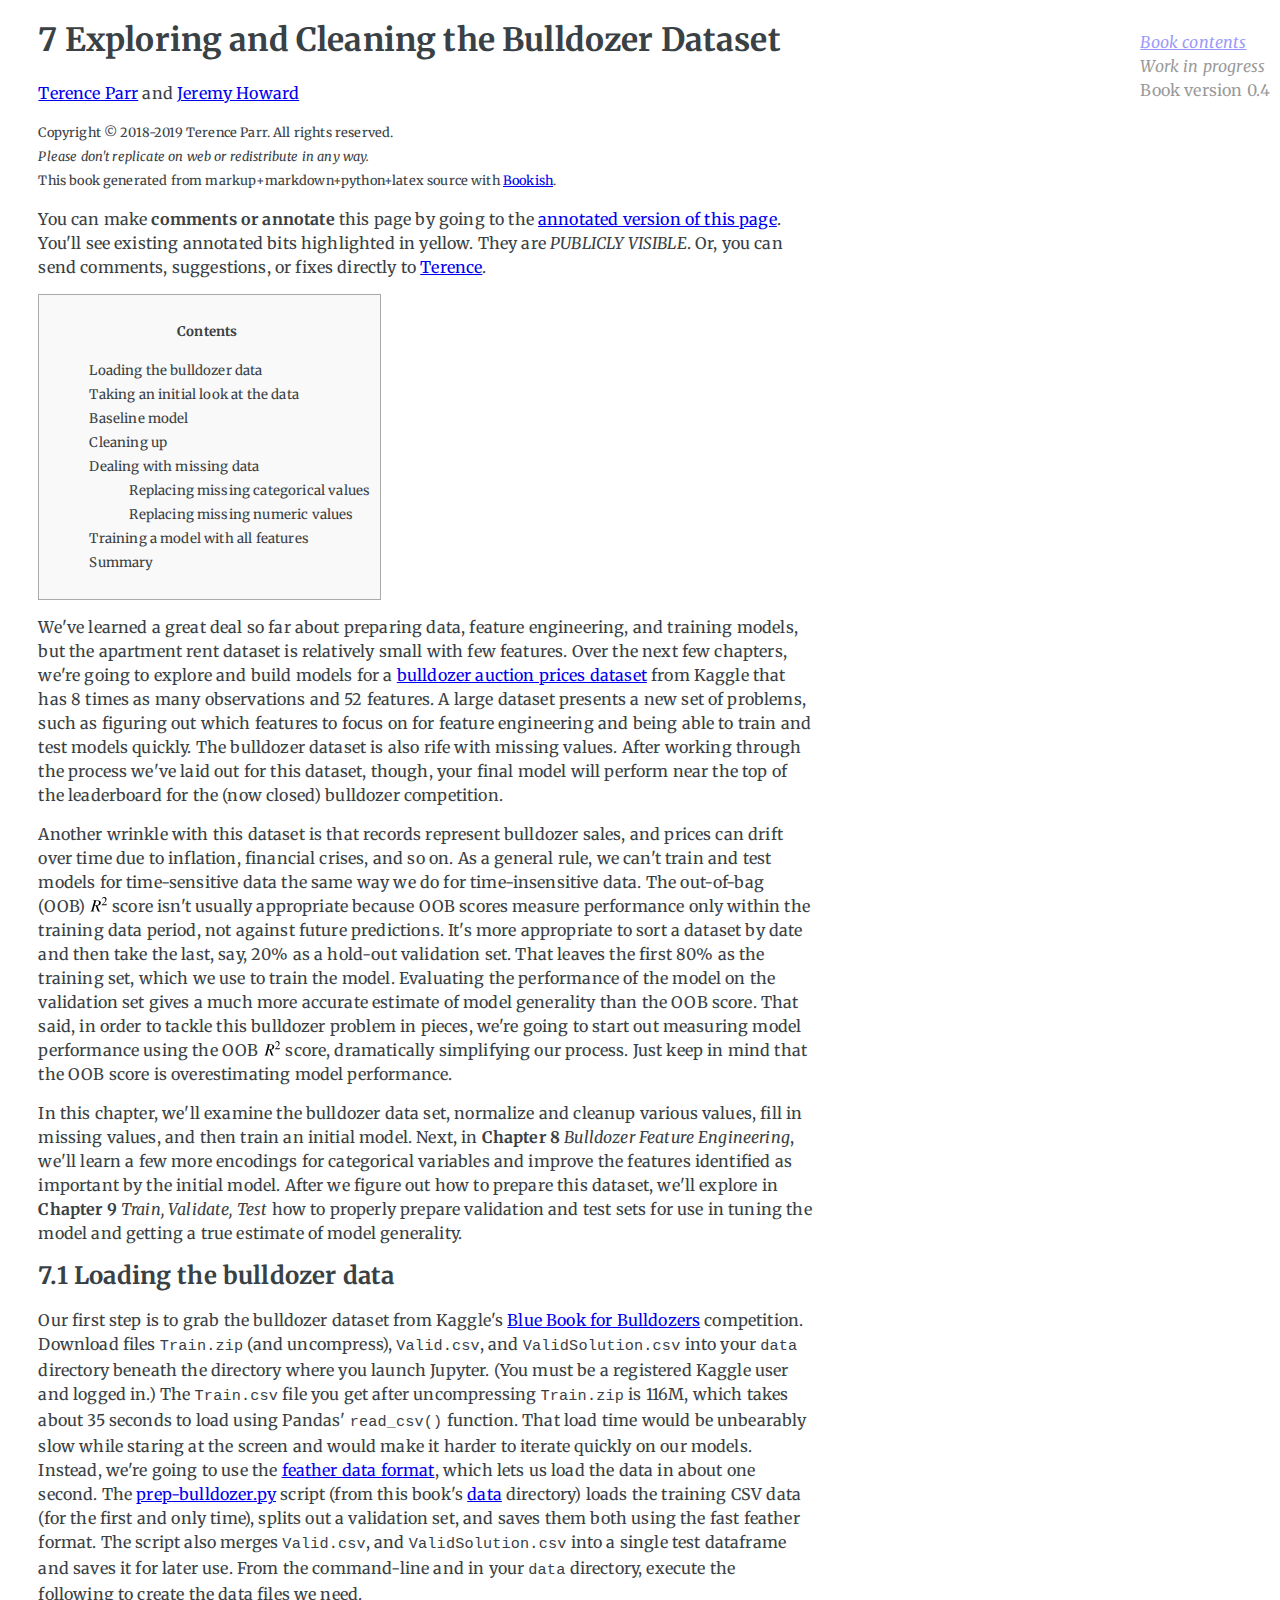
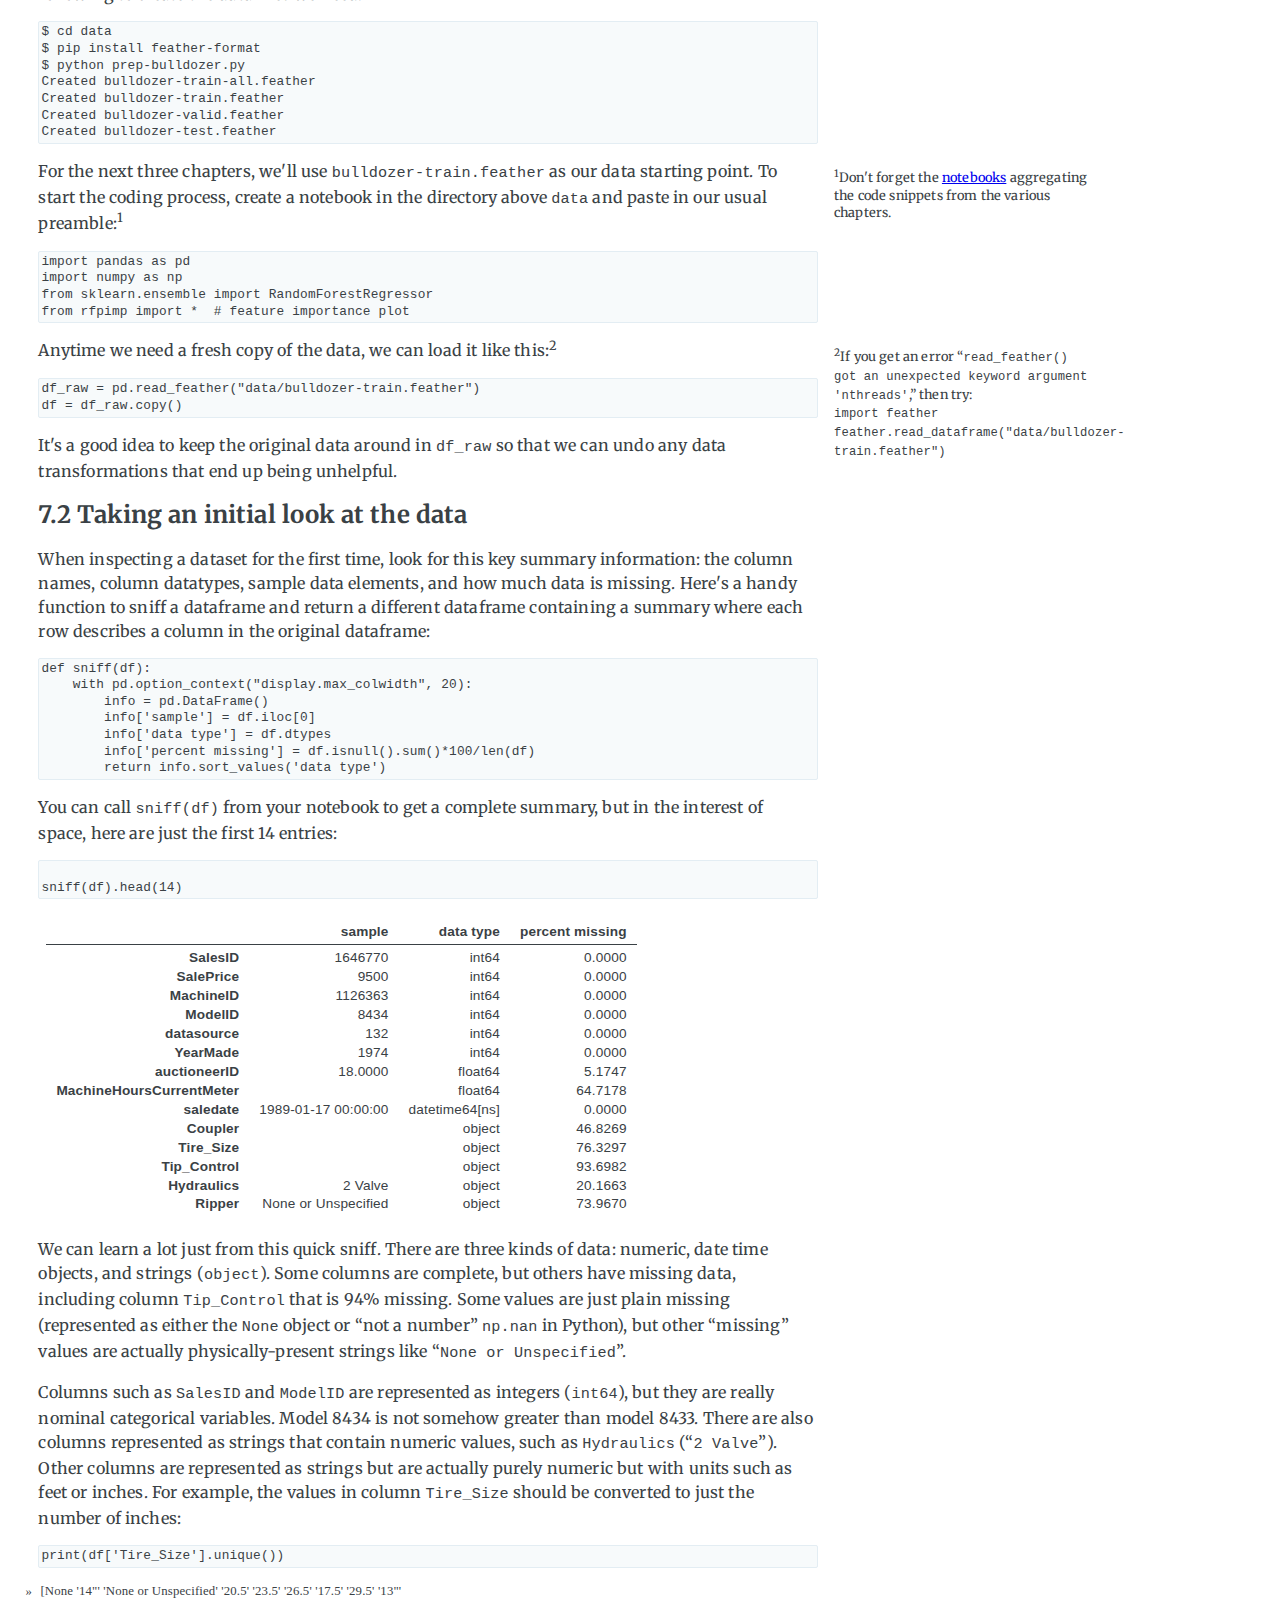
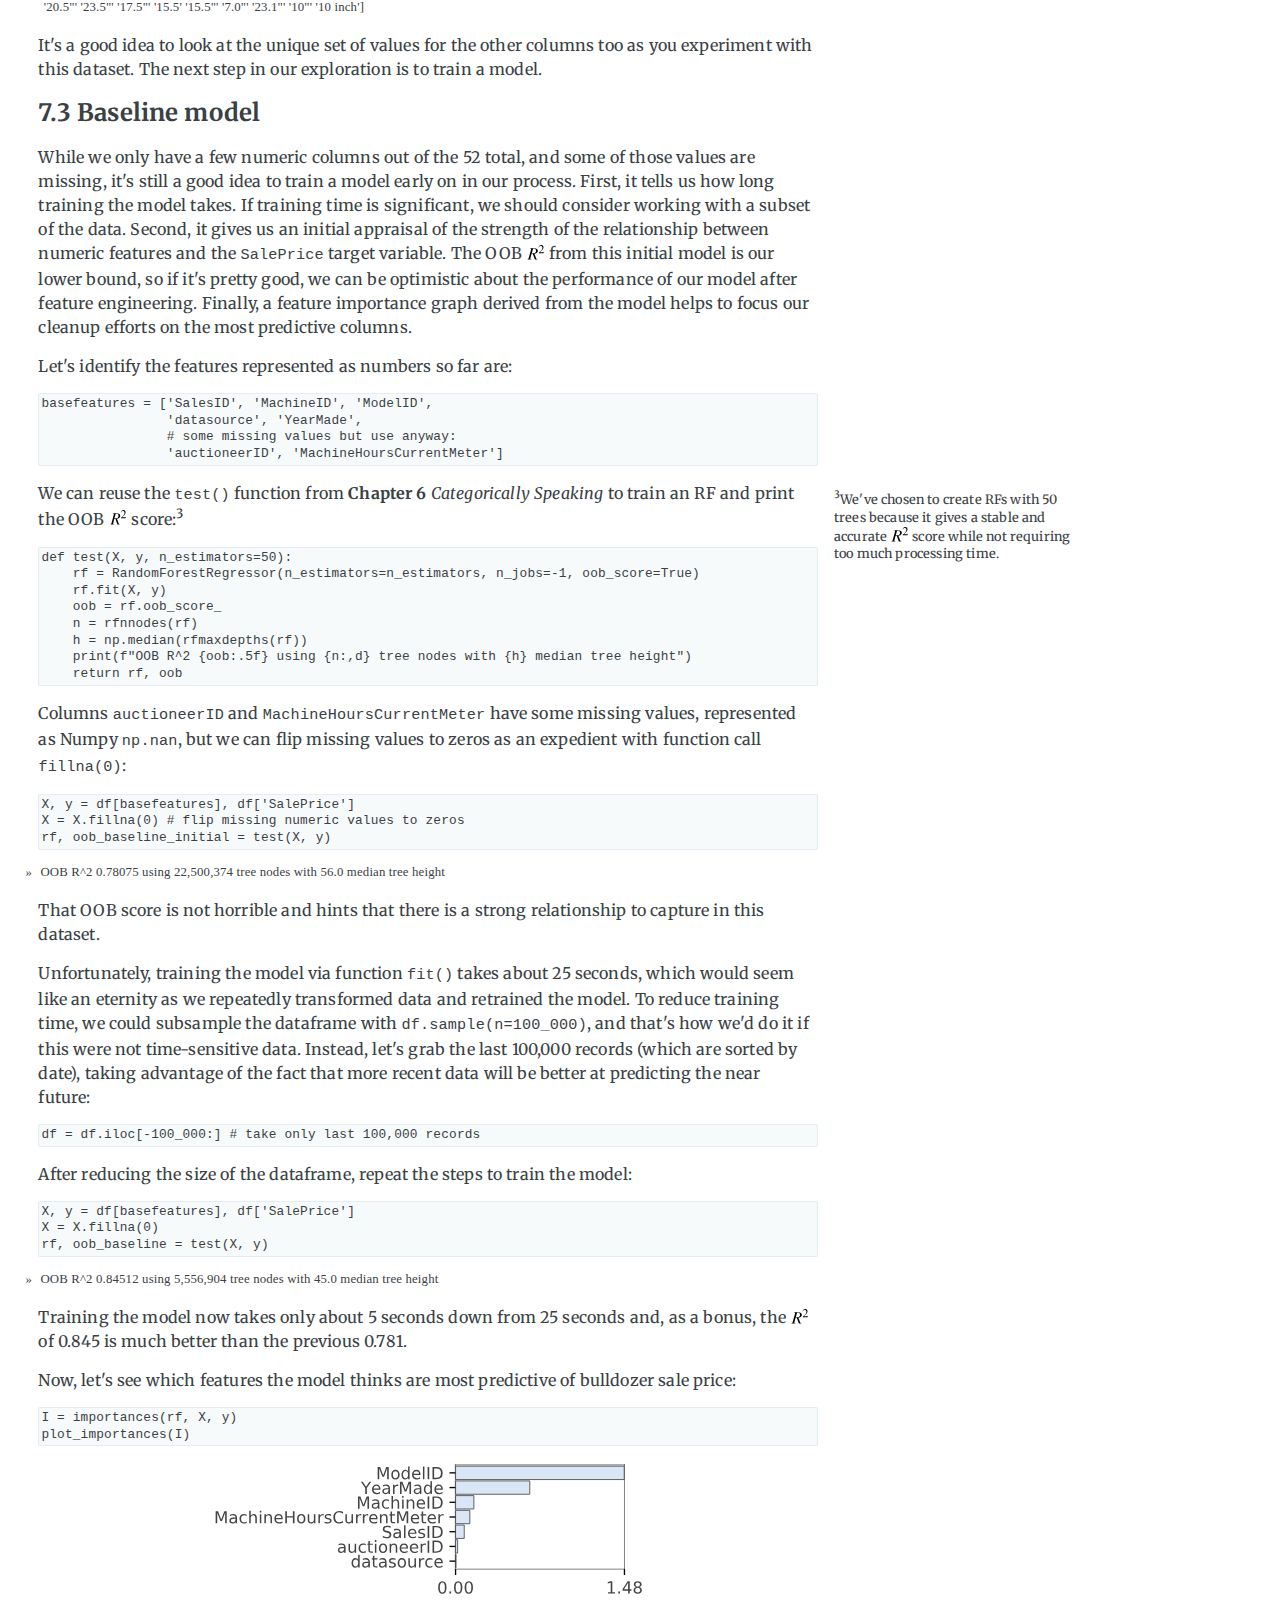
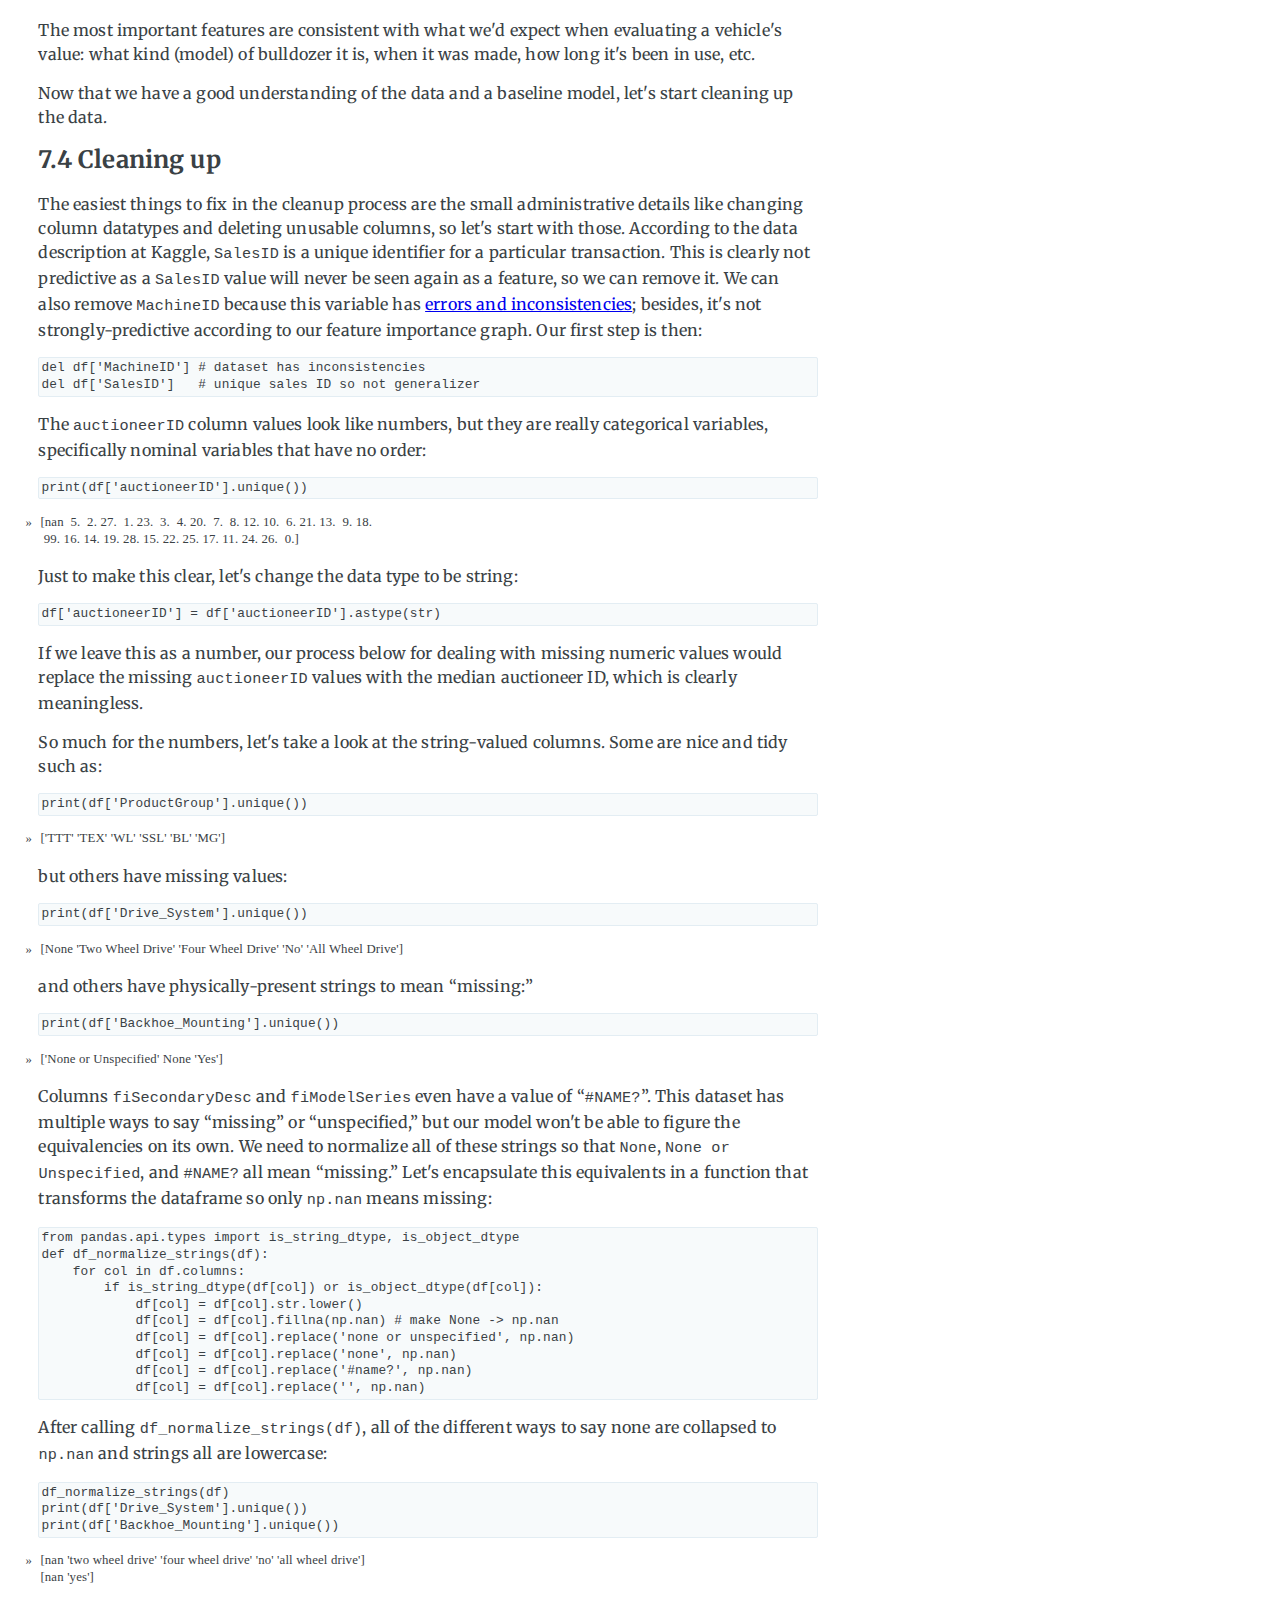
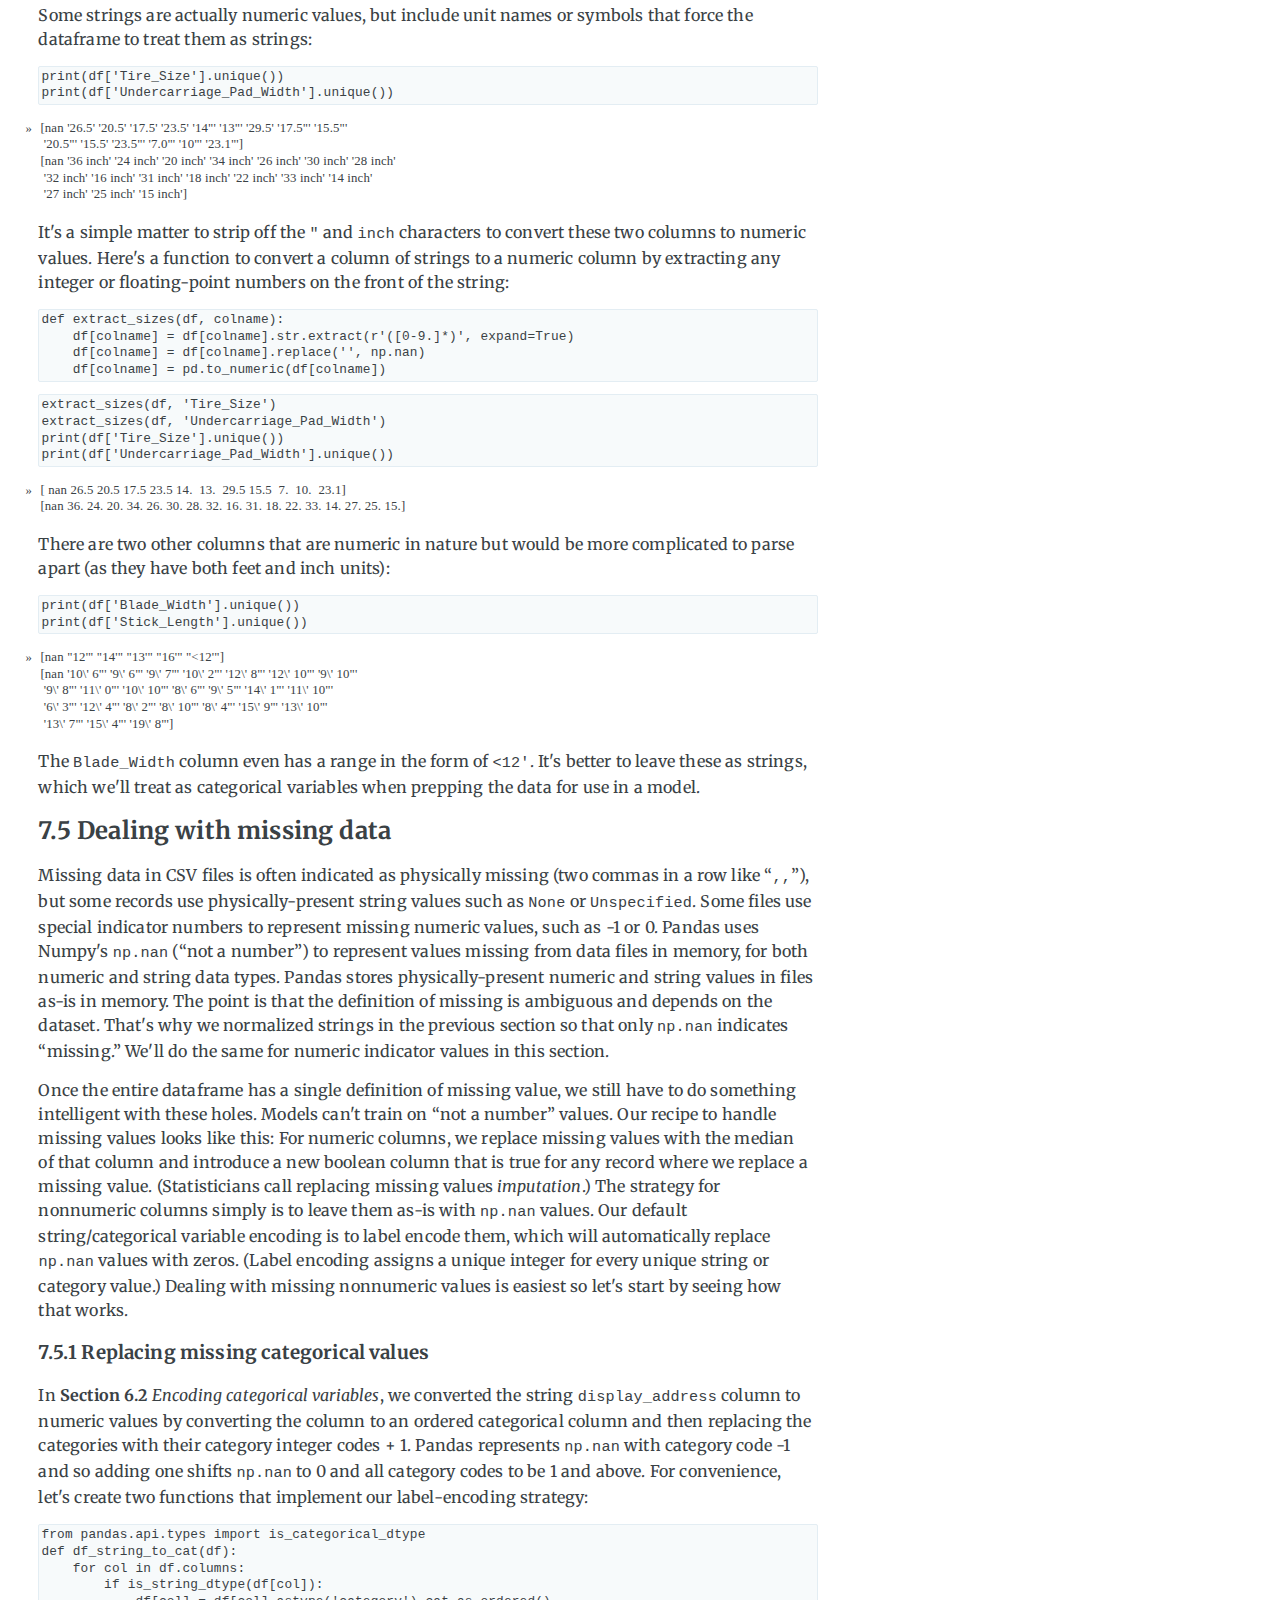
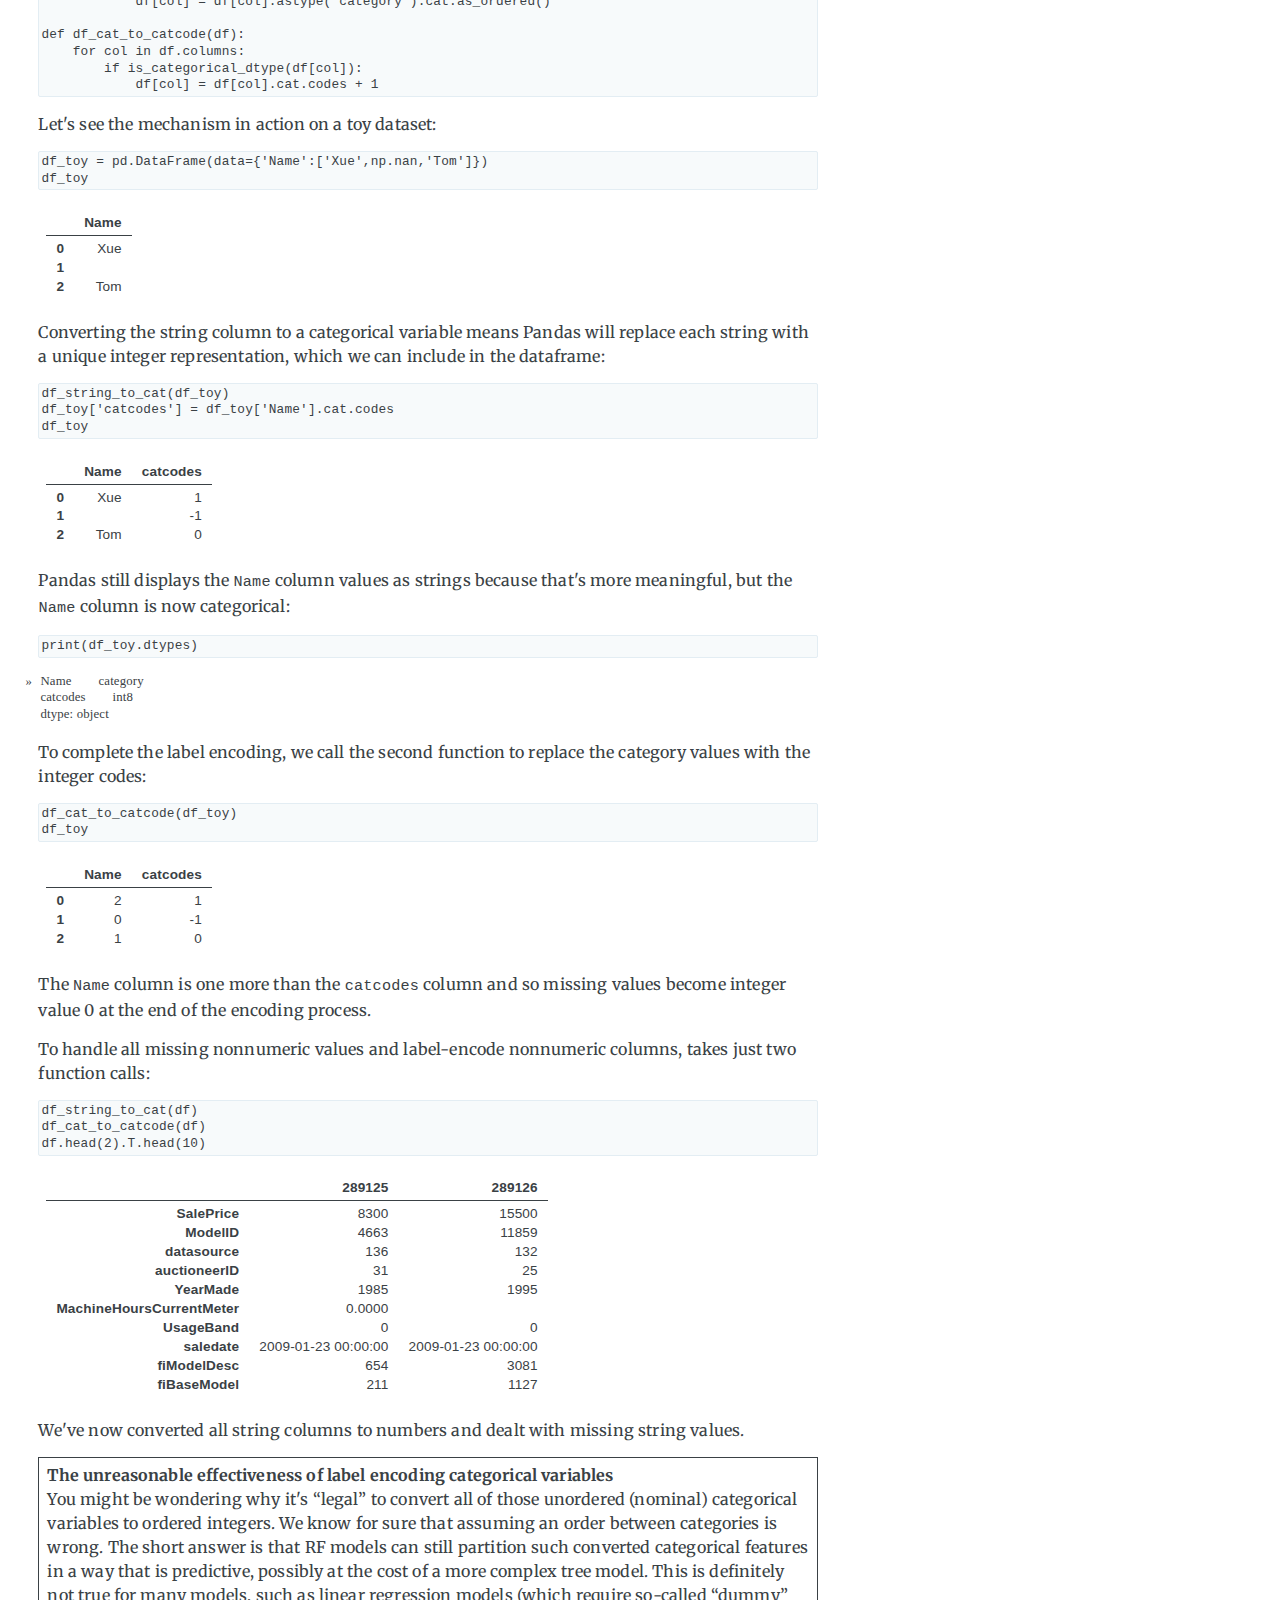
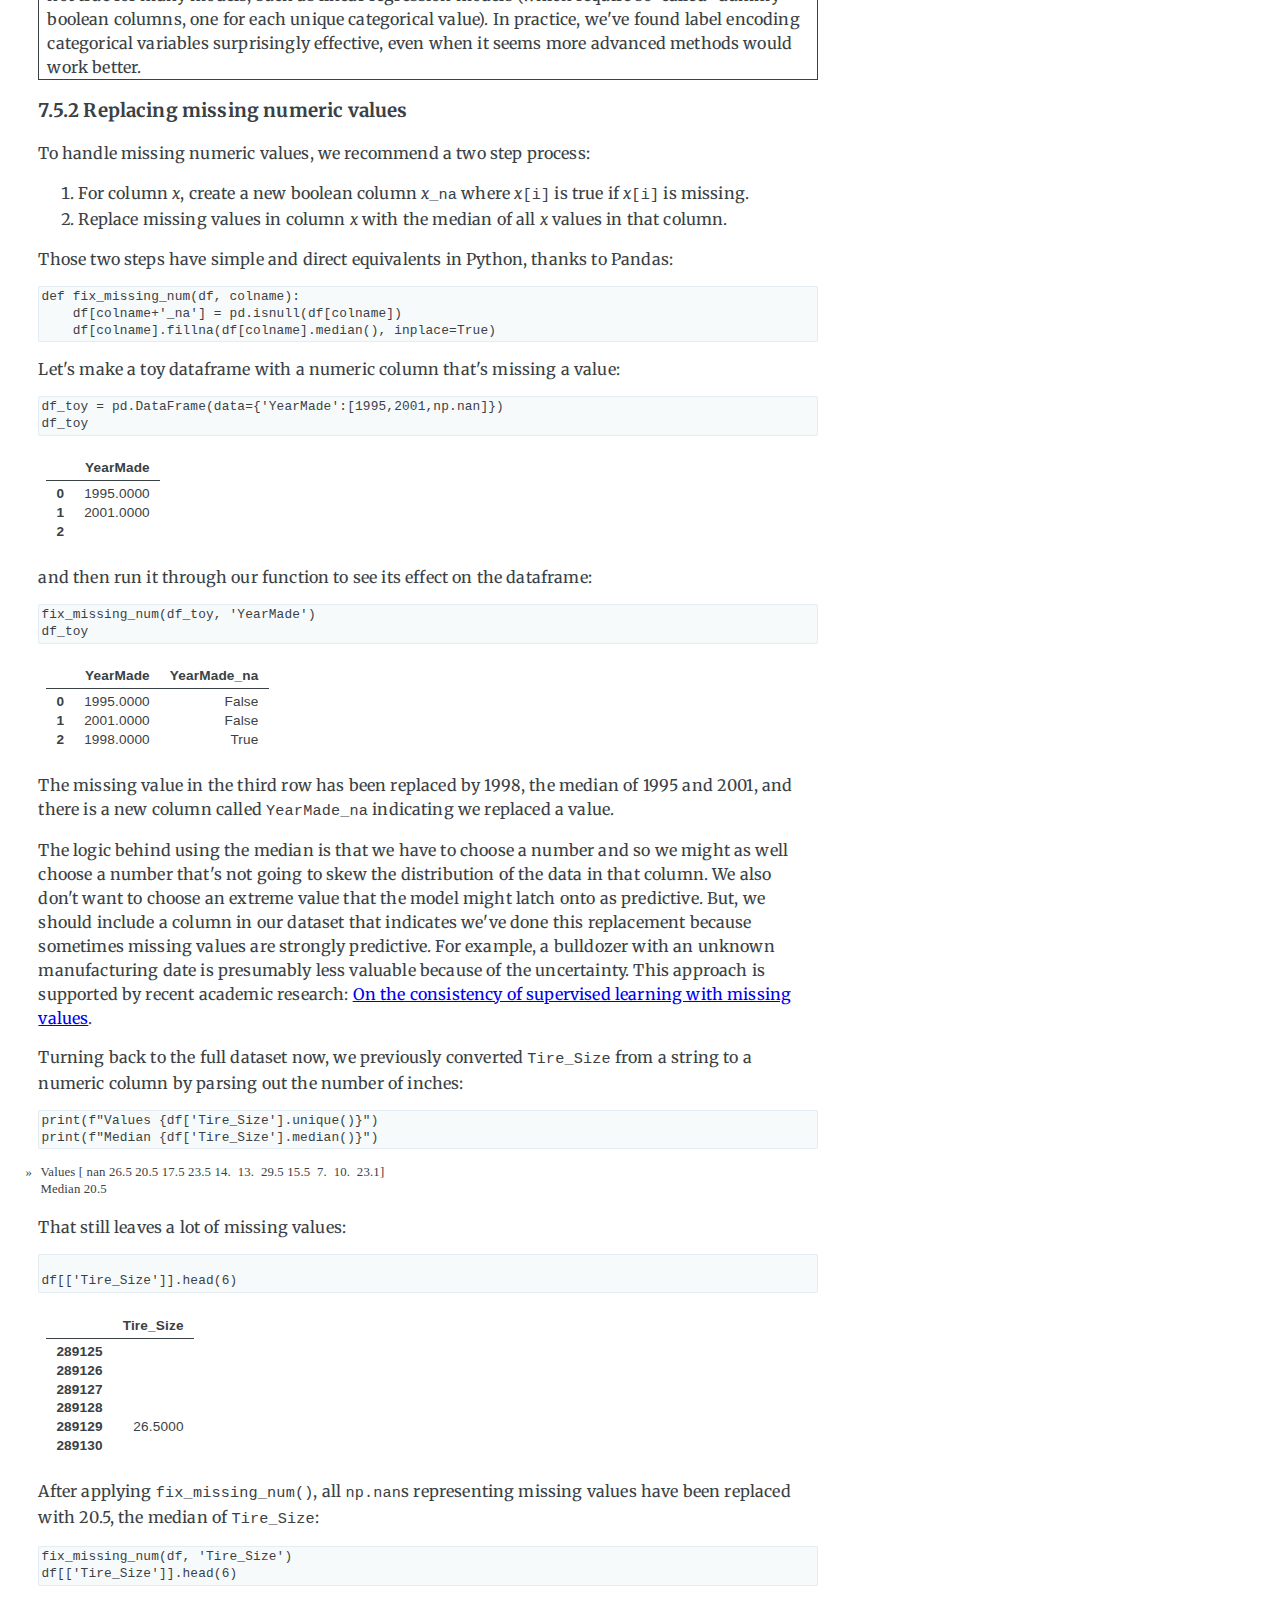
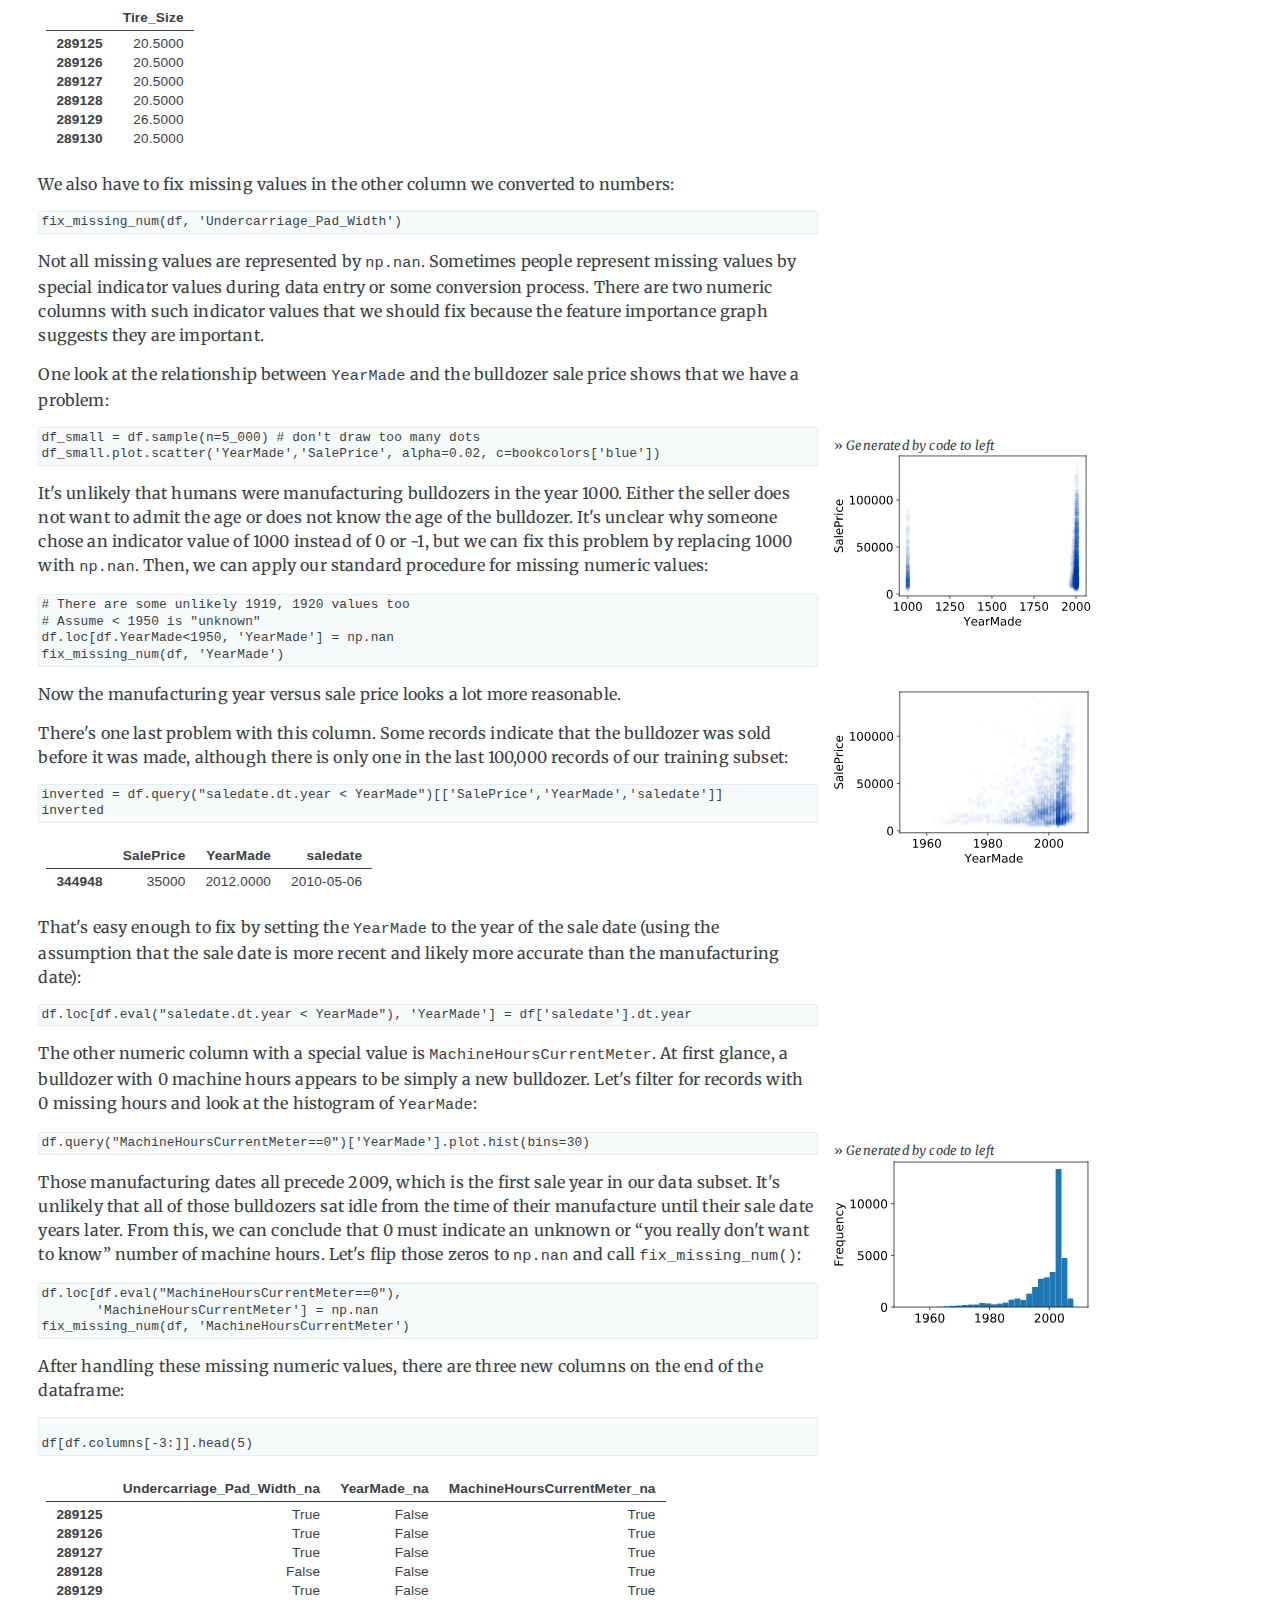
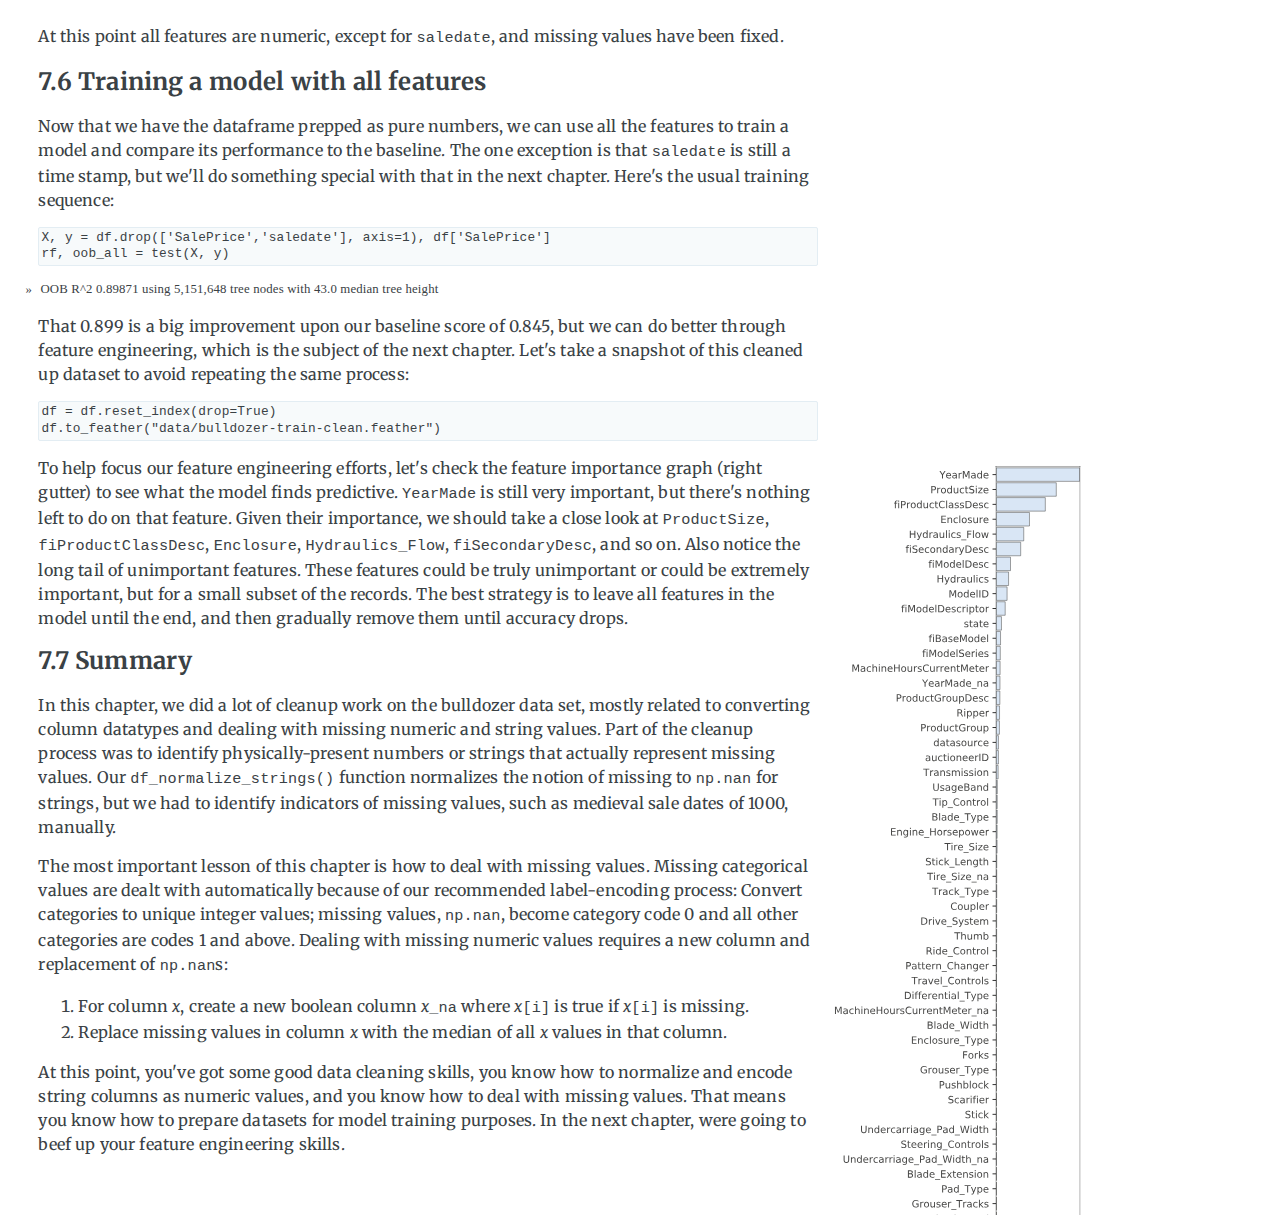
<file: bulldozer-intro.html>
<!DOCTYPE HTML PUBLIC "-//W3C//DTD HTML 4.01//EN" "http://www.w3.org/TR/html4/strict.dtd">
<html>
<head>
<!-- Global site tag (gtag.js) - Google Analytics -->
<script async src="https://www.googletagmanager.com/gtag/js?id=UA-118361649-2"></script>
<script>
  window.dataLayer = window.dataLayer || [];
  function gtag(){dataLayer.push(arguments);}
  gtag('js', new Date());

  gtag('config', 'UA-118361649-2');
</script>
<meta name="viewport" content="width=device-width, initial-scale=1">
<link rel="stylesheet" type="text/css" href="https://fonts.googleapis.com/css?family=Merriweather:300,700,700italic,300italic|Open+Sans:700,400" />
<link rel="stylesheet" type="text/css" href="css/book.css"/>
<title>Exploring and Cleaning the Bulldozer Dataset</title>
<!-- META -->
<!-- LinkedIn meta -->
<meta property='og:title' content="The Mechanics of Machine Learning"/>
<meta property='og:image' content="https://mlbook.explained.ai/images/intro/training.svg">
<meta property='og:description' content="This book is a primer on machine learning for programmers trying to get up to speed quickly."/>
<meta property='og:url' content="https://mlbook.explained.ai"/>

<!-- Facebook meta -->
<meta property="og:type" content="article" />

<!-- Twitter meta -->
<meta name="twitter:title" content="The Mechanics of Machine Learning">
<meta name="twitter:card" content="summary_large_image">
<meta name="twitter:site" content="@the_antlr_guy">
<meta name="twitter:creator" content="@the_antlr_guy">
<meta name="twitter:description" content="This book is a primer on machine learning for programmers trying to get up to speed quickly.">
<meta name="twitter:image" content="https://mlbook.explained.ai/images/intro/training.svg">
<!-- END META -->
</head>
<body>
<div class="watermark">
<i><a href='http://mlbook.explained.ai'>Book contents</a><br>Work in progress</i><br>
Book version 0.4
</div>

<h1>7 Exploring and Cleaning the Bulldozer Dataset</h1>

<p><a href="http://parrt.cs.usfca.edu">Terence Parr</a> and <a href="http://www.fast.ai/about/#jeremy">Jeremy Howard</a></p>

<p></p>

<p style="font-size: 80%">Copyright &copy; 2018-2019 Terence Parr.  All rights reserved.<br><i>Please don't replicate on web or redistribute in any way.</i><br>This book generated from markup+markdown+python+latex source with <a href="https://github.com/parrt/bookish">Bookish</a>.
<p>
<p>
You can make <b>comments or annotate</b> this page by going to the <a id="annotatelink" href="">annotated version of this page</a>. You'll see existing annotated bits highlighted in yellow. They are <i>PUBLICLY VISIBLE</i>. Or, you can send comments, suggestions, or fixes directly to <a href="mailto:parrt@cs.usfca.edu">Terence</a>.
</p>
<script>
var me = window.location.href;
document.getElementById("annotatelink").href = "https://via.hypothes.is/"+me;
</script>
</p>
</p>



<div id="toc">
<p class="toc_title">Contents</p>
<ul>
	<li><a href="#sec:7.1">Loading the bulldozer data</a>
	<ul>
	</ul>
	</li>
	<li><a href="#sec:7.2">Taking an initial look at the data</a>
	<ul>
	</ul>
	</li>
	<li><a href="#sec:7.3">Baseline model</a>
	<ul>
	</ul>
	</li>
	<li><a href="#sec:7.4">Cleaning up</a>
	<ul>
	</ul>
	</li>
	<li><a href="#sec:missing">Dealing with missing data</a>
	<ul>
			<li><a href="#sec:7.5.1">Replacing missing categorical values</a></li>
			<li><a href="#sec:7.5.2">Replacing missing numeric values</a></li>

	</ul>
	</li>
	<li><a href="#sec:7.6">Training a model with all features</a>
	<ul>
	</ul>
	</li>
	<li><a href="#sec:7.7">Summary</a>
	<ul>
	</ul>
	</li>

</ul>
</div>


<p>	We've learned a great deal so far about preparing data, feature engineering, and training models, but the apartment rent dataset is relatively small with few features.  Over the next few chapters, we're going to explore and build models for a <a href="https://www.kaggle.com/c/bluebook-for-bulldozers">bulldozer auction prices dataset</a> from Kaggle that has 8 times as many observations and 52 features. A large dataset presents a new set of problems, such as figuring out which features to focus on for feature engineering and being able to train and test models quickly.  The bulldozer dataset is also rife with missing values.  After working through the process we've laid out for this dataset, though, your final model will perform near the top of the leaderboard for the (now closed) bulldozer competition.</p>

<p>Another wrinkle with this dataset is that records represent bulldozer sales, and prices can drift over time due to inflation, financial crises, and so on.  As a general rule, we can't train and test models for time-sensitive data the same way we do for time-insensitive data. The out-of-bag (OOB) <img style="vertical-align: -0.5pt;" src="images/eqn-E31B458B48DD58470B662E66B9742071-depth000.00.svg"> score isn't usually appropriate because OOB scores measure performance only within the training data period, not against future predictions. It's more appropriate to sort a dataset by date and then take the last, say, 20% as a hold-out validation set. That leaves the first 80% as the training set, which we use to train the model.  Evaluating the performance of the model on the validation set gives a much more accurate estimate of model generality than the OOB score. That said, in order to tackle this bulldozer problem in pieces, we're going to start out measuring model performance using the OOB <img style="vertical-align: -0.5pt;" src="images/eqn-E31B458B48DD58470B662E66B9742071-depth000.00.svg"> score, dramatically simplifying our process.  Just keep in mind that the OOB score is overestimating model performance.</p>

<p>In this chapter, we'll examine the bulldozer data set, normalize and cleanup various values, fill in missing values, and then train an initial model. Next, in <b>Chapter 8</b> <i>Bulldozer Feature Engineering</i>, we'll learn a few more encodings for categorical variables and improve the features identified as important by the initial model. After we figure out how to prepare this dataset, we'll explore in <b>Chapter 9</b> <i>Train, Validate, Test</i> how to properly prepare validation and test sets for use in tuning the model and getting a true estimate of model generality.</p>



<h2 id="sec:7.1">7.1 Loading the bulldozer data</h2>


<p>	Our first step is to grab the bulldozer dataset from Kaggle's <a href="https://www.kaggle.com/c/bluebook-for-bulldozers/data">Blue Book for Bulldozers</a> competition.  Download files <span class=inlinecode>Train.zip</span> (and uncompress), <span class=inlinecode>Valid.csv</span>, and <span class=inlinecode>ValidSolution.csv</span> into your <span class=inlinecode>data</span> directory beneath the directory where you launch Jupyter. (You must be a registered Kaggle user and logged in.)  The <span class=inlinecode>Train.csv</span> file you get after uncompressing <span class=inlinecode>Train.zip</span> is 116M, which takes about 35 seconds to load using Pandas' <span class=inlinecode>read_csv()</span> function. That load time would be unbearably slow while staring at the screen and would make it harder to iterate quickly on our models. Instead, we're going to use the <a href="https://github.com/wesm/feather">feather data format</a>, which lets us load the data in about one second. The <a href="data/prep-bulldozer.py">prep-bulldozer.py</a> script (from this book's <a href="data/index.html">data</a> directory) loads the training CSV data (for the first and only time), splits out a validation set, and saves them both using the fast feather format. The script also merges <span class=inlinecode>Valid.csv</span>, and <span class=inlinecode>ValidSolution.csv</span> into a single test dataframe and saves it for later use. From the command-line and in your <span class=inlinecode>data</span> directory, execute the following to create the data files we need.</p>


<div class="codeblk">$ cd data
$ pip install feather-format
$ python prep-bulldozer.py 
Created bulldozer-train-all.feather
Created bulldozer-train.feather
Created bulldozer-valid.feather
Created bulldozer-test.feather</div>


<div class="p_wrapper">
<p class=sidenote><span class=sup>1</span>Don't forget the <a href="https://mlbook.explained.ai/notebooks/">notebooks</a> aggregating the code snippets from the various chapters.</p>
<p class=p_left>For the next three chapters, we'll use <span class=inlinecode>bulldozer-train.feather</span> as our data starting point. To start the coding process, create a notebook in the directory above <span class=inlinecode>data</span> and paste in our usual preamble:<span class=sup>1</span></p>
</div>


<div class="codeblk">import pandas as pd
import numpy as np
from sklearn.ensemble import RandomForestRegressor
from rfpimp import *  # feature importance plot
</div>


<div class="p_wrapper">
<p class=sidenote><span class=sup>2</span>If you get an error &ldquo;<span class=inlinecode>read_feather() got an unexpected keyword argument 'nthreads'</span>,&rdquo; then try:<br><span class=inlinecode>import feather</span><br><span class=inlinecode>feather.read_dataframe("data/bulldozer-train.feather")</span></p>
<p class=p_left>Anytime we need a fresh copy of the data, we can load it like this:<span class=sup>2</span></p>
</div>


<div class="codeblk">df_raw = pd.read_feather("data/bulldozer-train.feather")
df = df_raw.copy()
</div>


<p>It's a good idea to keep the original data around in <span class=inlinecode>df_raw</span> so that we can undo any data transformations that end up being unhelpful.</p>



<h2 id="sec:7.2">7.2 Taking an initial look at the data</h2>


<p>When inspecting a dataset for the first time, look for this key summary information: the column names, column datatypes, sample data elements, and how much data is missing. Here's a handy function to sniff a dataframe and return a different dataframe containing a summary where each row describes a column in the original dataframe:</p>


<div class="codeblk">def sniff(df):
    with pd.option_context("display.max_colwidth", 20):
        info = pd.DataFrame()
        info['sample'] = df.iloc[0]
        info['data type'] = df.dtypes
        info['percent missing'] = df.isnull().sum()*100/len(df)
        return info.sort_values('data type')
</div>


<p>You can call <span class=inlinecode>sniff(df)</span> from your notebook to get a complete summary, but in the interest of space, here are just the first 14 entries:</p>


<div class="codeblk">
sniff(df).head(14)</div>
<div class="scrollbar_wrapper">
<table class="dataframe dataframe-indexed">
<thead>
	<tr><th>&nbsp;</th><th>sample</th><th>data type</th><th>percent missing</th></tr>
    <tr><td></td></tr>
</thead>
<tbody>
	<tr>
	<td>SalesID</td><td>1646770</td><td>int64</td><td>0.0000</td>
	</tr>
	<tr>
	<td>SalePrice</td><td>9500</td><td>int64</td><td>0.0000</td>
	</tr>
	<tr>
	<td>MachineID</td><td>1126363</td><td>int64</td><td>0.0000</td>
	</tr>
	<tr>
	<td>ModelID</td><td>8434</td><td>int64</td><td>0.0000</td>
	</tr>
	<tr>
	<td>datasource</td><td>132</td><td>int64</td><td>0.0000</td>
	</tr>
	<tr>
	<td>YearMade</td><td>1974</td><td>int64</td><td>0.0000</td>
	</tr>
	<tr>
	<td>auctioneerID</td><td>18.0000</td><td>float64</td><td>5.1747</td>
	</tr>
	<tr>
	<td>MachineHoursCurrentMeter</td><td></td><td>float64</td><td>64.7178</td>
	</tr>
	<tr>
	<td>saledate</td><td>1989-01-17 00:00:00</td><td>datetime64[ns]</td><td>0.0000</td>
	</tr>
	<tr>
	<td>Coupler</td><td></td><td>object</td><td>46.8269</td>
	</tr>
	<tr>
	<td>Tire_Size</td><td></td><td>object</td><td>76.3297</td>
	</tr>
	<tr>
	<td>Tip_Control</td><td></td><td>object</td><td>93.6982</td>
	</tr>
	<tr>
	<td>Hydraulics</td><td>2 Valve</td><td>object</td><td>20.1663</td>
	</tr>
	<tr>
	<td>Ripper</td><td>None or Unspecified</td><td>object</td><td>73.9670</td>
	</tr>
</tbody>
</table>
</div>
<p>We can learn a lot just from this quick sniff.  There are three kinds of data: numeric, date time objects, and strings (<span class=inlinecode>object</span>). Some columns are complete, but others have missing data, including column <span class=inlinecode>Tip_Control</span> that is 94% missing.  Some values are just plain missing (represented as either the <span class=inlinecode>None</span> object or &ldquo;not a number&rdquo; <span class=inlinecode>np.nan</span> in Python), but other &ldquo;missing&rdquo; values are actually physically-present strings like &ldquo;<span class=inlinecode>None or Unspecified</span>&rdquo;.</p>

<p>Columns such as <span class=inlinecode>SalesID</span> and <span class=inlinecode>ModelID</span> are represented as integers (<span class=inlinecode>int64</span>), but they are really nominal categorical variables. Model 8434 is not somehow greater than model 8433. There are also columns represented as strings that contain numeric values, such as <span class=inlinecode>Hydraulics</span> (&ldquo;<span class=inlinecode>2 Valve</span>&rdquo;). Other columns are represented as strings but are actually purely numeric but with units such as feet or inches. For example, the values in column <span class=inlinecode>Tire_Size</span> should be converted to just the number of inches:</p>


<div class="codeblk">print(df['Tire_Size'].unique())</div>

<p class="stdout">[None '14"' 'None or Unspecified' '20.5' '23.5' '26.5' '17.5' '29.5' '13"'
 '20.5"' '23.5"' '17.5"' '15.5' '15.5"' '7.0"' '23.1"' '10"' '10 inch']</p>


<p>It's a good idea to look at the unique set of values for the other columns too as you experiment with this dataset. The next step in our exploration is to train a model.</p>



<h2 id="sec:7.3">7.3 Baseline model</h2>


<p>While we only have a few numeric columns out of the 52 total, and some of those values are missing, it's still a good idea to train a model early on in our process. First, it tells us how long training the model takes. If training time is significant, we should consider working with a subset of the data. Second, it gives us an initial appraisal of the strength of the relationship between numeric features and the <span class=inlinecode>SalePrice</span> target variable. The OOB <img style="vertical-align: -0.5pt;" src="images/eqn-E31B458B48DD58470B662E66B9742071-depth000.00.svg"> from this initial model is our lower bound, so if it's pretty good, we can be optimistic about the performance of our model after feature engineering. Finally, a feature importance graph derived from the model helps to focus our cleanup efforts on the most predictive columns.</p>

<p>Let's identify the features represented as numbers so far are:</p>


<div class="codeblk">basefeatures = ['SalesID', 'MachineID', 'ModelID',
                'datasource', 'YearMade',
                # some missing values but use anyway:
                'auctioneerID', 'MachineHoursCurrentMeter']
</div>


<div class="p_wrapper">
<p class=sidenote><span class=sup>3</span>We've chosen to create RFs with 50 trees because it gives a stable and accurate <img style="vertical-align: -0.5pt;" src="images/eqn-E31B458B48DD58470B662E66B9742071-depth000.00.svg"> score while not requiring too much processing time.</p>
<p class=p_left>We can reuse the <span class=inlinecode>test()</span> function from <b>Chapter 6</b> <i>Categorically Speaking</i> to train an RF and print the OOB <img style="vertical-align: -0.5pt;" src="images/eqn-E31B458B48DD58470B662E66B9742071-depth000.00.svg"> score:<span class=sup>3</span></p>
</div>


<div class="codeblk">def test(X, y, n_estimators=50):
    rf = RandomForestRegressor(n_estimators=n_estimators, n_jobs=-1, oob_score=True)
    rf.fit(X, y)
    oob = rf.oob_score_
    n = rfnnodes(rf)
    h = np.median(rfmaxdepths(rf))
    print(f"OOB R^2 {oob:.5f} using {n:,d} tree nodes with {h} median tree height")
    return rf, oob
</div>


<p>Columns <span class=inlinecode>auctioneerID</span> and <span class=inlinecode>MachineHoursCurrentMeter</span> have some missing values, represented as Numpy <span class=inlinecode>np.nan</span>, but we can flip missing values to zeros as an expedient with function call  <span class=inlinecode>fillna(0)</span>:</p>


<div class="codeblk">X, y = df[basefeatures], df['SalePrice']
X = X.fillna(0) # flip missing numeric values to zeros
rf, oob_baseline_initial = test(X, y)
</div>

<p class="stdout">OOB R^2 0.78075 using 22,500,374 tree nodes with 56.0 median tree height
</p>

<p>That OOB score is not horrible and hints that there is a strong relationship to capture in this dataset.  </p>

<p>Unfortunately, training the model via function <span class=inlinecode>fit()</span> takes about 25 seconds, which would seem like an eternity as we repeatedly transformed data and retrained the model. To reduce training time, we could subsample the dataframe with <span class=inlinecode>df.sample(n=100_000)</span>, and that's how we'd do it if this were not time-sensitive data. Instead, let's grab the last 100,000 records (which are sorted by date), taking advantage of the fact that more recent data will be better at predicting the near future:</p>


<div class="codeblk">df = df.iloc[-100_000:] # take only last 100,000 records
</div>


<p>After reducing the size of the dataframe, repeat the steps to train the model:</p>


<div class="codeblk">X, y = df[basefeatures], df['SalePrice']
X = X.fillna(0)
rf, oob_baseline = test(X, y)
</div>

<p class="stdout">OOB R^2 0.84512 using 5,556,904 tree nodes with 45.0 median tree height
</p>

<p>Training the model now takes only about 5 seconds down from 25 seconds and, as a bonus, the <img style="vertical-align: -0.5pt;" src="images/eqn-E31B458B48DD58470B662E66B9742071-depth000.00.svg"> of 0.845 is much better than the previous 0.781.</p>

<p>Now, let's see which features the model thinks are most predictive of bulldozer sale price:</p>


<div class="codeblk">I = importances(rf, X, y)
plot_importances(I)</div>
<center>
<a href="images/bulldozer-intro/bulldozer-intro_sniff_14.svg"><img src="images/bulldozer-intro/bulldozer-intro_sniff_14.svg"
  width="55%%"
></a>
</center>

<p>The most important features are consistent with what we'd expect when evaluating a vehicle's value: what kind (model) of bulldozer it is, when it was made, how long it's been in use, etc.</p>

<p>Now that we have a good understanding of the data and a baseline model, let's start cleaning up the data.</p>



<h2 id="sec:7.4">7.4 Cleaning up</h2>


<p>The easiest things to fix in the cleanup process are the small administrative details like changing column datatypes and deleting unusable columns, so let's start with those. According to the data description at Kaggle, <span class=inlinecode>SalesID</span> is a unique identifier for a particular transaction. This is clearly not predictive as a <span class=inlinecode>SalesID</span> value will never be seen again as a feature, so we can remove it.  We can also remove <span class=inlinecode>MachineID</span> because this variable has <a href="https://www.kaggle.com/c/bluebook-for-bulldozers/discussion/3694">errors and inconsistencies</a>; besides, it's not strongly-predictive according to our feature importance graph. Our first step is then:</p>


<div class="codeblk">del df['MachineID'] # dataset has inconsistencies
del df['SalesID']   # unique sales ID so not generalizer
</div>


<p>The <span class=inlinecode>auctioneerID</span> column values look like numbers, but they are really categorical variables, specifically nominal variables that have no order:</p>


<div class="codeblk">print(df['auctioneerID'].unique())</div>

<p class="stdout">[nan  5.  2. 27.  1. 23.  3.  4. 20.  7.  8. 12. 10.  6. 21. 13.  9. 18.
 99. 16. 14. 19. 28. 15. 22. 25. 17. 11. 24. 26.  0.]</p>


<p>Just to make this clear, let's change the data type to be string:</p>


<div class="codeblk">df['auctioneerID'] = df['auctioneerID'].astype(str)
</div>


<p>If we leave this as a number, our process below for dealing with missing numeric values would replace the missing <span class=inlinecode>auctioneerID</span> values with the median auctioneer ID, which is clearly meaningless.</p>

<p>So much for the numbers, let's take a look at the string-valued columns. Some are nice and tidy such as:</p>


<div class="codeblk">print(df['ProductGroup'].unique())</div>

<p class="stdout">['TTT' 'TEX' 'WL' 'SSL' 'BL' 'MG']</p>


<p>but others have missing values:</p>


<div class="codeblk">print(df['Drive_System'].unique())</div>

<p class="stdout">[None 'Two Wheel Drive' 'Four Wheel Drive' 'No' 'All Wheel Drive']</p>


<p>and others have physically-present strings to mean &ldquo;missing:&rdquo;</p>


<div class="codeblk">print(df['Backhoe_Mounting'].unique())</div>

<p class="stdout">['None or Unspecified' None 'Yes']</p>


<p>Columns <span class=inlinecode>fiSecondaryDesc</span> and <span class=inlinecode>fiModelSeries</span> even have a value of &ldquo;<span class=inlinecode>#NAME?</span>&rdquo;.  This dataset has multiple ways to say &ldquo;missing&rdquo; or &ldquo;unspecified,&rdquo; but our model won't be able to figure the equivalencies on its own.  We need to normalize all of these strings so that <span class=inlinecode>None</span>, <span class=inlinecode>None or Unspecified</span>, and <span class=inlinecode>#NAME?</span> all mean &ldquo;missing.&rdquo;  Let's encapsulate this equivalents in a function that transforms the dataframe so only <span class=inlinecode>np.nan</span> means missing:</p>


<div class="codeblk">from pandas.api.types import is_string_dtype, is_object_dtype
def df_normalize_strings(df):
    for col in df.columns:
        if is_string_dtype(df[col]) or is_object_dtype(df[col]):
            df[col] = df[col].str.lower()
            df[col] = df[col].fillna(np.nan) # make None -> np.nan
            df[col] = df[col].replace('none or unspecified', np.nan)
            df[col] = df[col].replace('none', np.nan)
            df[col] = df[col].replace('#name?', np.nan)
            df[col] = df[col].replace('', np.nan)
</div>


<p>After calling <span class=inlinecode>df_normalize_strings(df)</span>, all of the different ways to say none are collapsed to <span class=inlinecode>np.nan</span> and strings all are lowercase:</p>


<div class="codeblk">df_normalize_strings(df)
print(df['Drive_System'].unique())
print(df['Backhoe_Mounting'].unique())
</div>

<p class="stdout">[nan 'two wheel drive' 'four wheel drive' 'no' 'all wheel drive']
[nan 'yes']
</p>

<p>Some strings are actually numeric values, but include unit names or symbols that force the dataframe to treat them as strings:</p>


<div class="codeblk">print(df['Tire_Size'].unique())
print(df['Undercarriage_Pad_Width'].unique())
</div>

<p class="stdout">[nan '26.5' '20.5' '17.5' '23.5' '14"' '13"' '29.5' '17.5"' '15.5"'
 '20.5"' '15.5' '23.5"' '7.0"' '10"' '23.1"']
[nan '36 inch' '24 inch' '20 inch' '34 inch' '26 inch' '30 inch' '28 inch'
 '32 inch' '16 inch' '31 inch' '18 inch' '22 inch' '33 inch' '14 inch'
 '27 inch' '25 inch' '15 inch']
</p>

<p>It's a simple matter to strip  off the <span class=inlinecode>"</span> and <span class=inlinecode>inch</span> characters to convert these two columns to numeric values.  Here's a function to convert a column of strings to a numeric column by extracting any integer or floating-point numbers on the front of the string:</p>


<div class="codeblk">def extract_sizes(df, colname):
    df[colname] = df[colname].str.extract(r'([0-9.]*)', expand=True)
    df[colname] = df[colname].replace('', np.nan)
    df[colname] = pd.to_numeric(df[colname])
</div>



<div class="codeblk">extract_sizes(df, 'Tire_Size')
extract_sizes(df, 'Undercarriage_Pad_Width')
print(df['Tire_Size'].unique())
print(df['Undercarriage_Pad_Width'].unique())
</div>

<p class="stdout">[ nan 26.5 20.5 17.5 23.5 14.  13.  29.5 15.5  7.  10.  23.1]
[nan 36. 24. 20. 34. 26. 30. 28. 32. 16. 31. 18. 22. 33. 14. 27. 25. 15.]
</p>

<p>There are two other columns that are numeric in nature but  would be more complicated to parse apart (as they have both feet and inch units):</p>


<div class="codeblk">print(df['Blade_Width'].unique())
print(df['Stick_Length'].unique())
</div>

<p class="stdout">[nan "12'" "14'" "13'" "16'" "&lt;12'"]
[nan '10\' 6"' '9\' 6"' '9\' 7"' '10\' 2"' '12\' 8"' '12\' 10"' '9\' 10"'
 '9\' 8"' '11\' 0"' '10\' 10"' '8\' 6"' '9\' 5"' '14\' 1"' '11\' 10"'
 '6\' 3"' '12\' 4"' '8\' 2"' '8\' 10"' '8\' 4"' '15\' 9"' '13\' 10"'
 '13\' 7"' '15\' 4"' '19\' 8"']
</p>

<p>The <span class=inlinecode>Blade_Width</span> column even has a range in the form of <span class=inlinecode>&lt;12'</span>. It's better to leave these as strings, which we'll treat as categorical variables when prepping the data for use in a model. </p>



<h2 id="sec:missing">7.5 Dealing with missing data</h2>

 
<p>Missing data in CSV files is often indicated as physically missing (two commas in a row like &ldquo;<span class=inlinecode>,,</span>&rdquo;), but some records use physically-present string values such as <span class=inlinecode>None</span> or <span class=inlinecode>Unspecified</span>. Some files use special indicator numbers to represent missing numeric values, such as -1 or 0. Pandas uses Numpy's <span class=inlinecode>np.nan</span> (&ldquo;not a number&rdquo;) to represent values missing from data files in memory, for both numeric and string data types.  Pandas stores physically-present numeric and string values in files as-is in memory. The point is that the definition of missing is ambiguous and depends on the dataset.  That's why we normalized strings in the previous section so that only <span class=inlinecode>np.nan</span> indicates &ldquo;missing.&rdquo; We'll do the same for numeric indicator values in this section.</p>

<p>Once the entire dataframe has a single definition of missing value, we still have to do something intelligent with these holes. Models can't train on &ldquo;not a number&rdquo; values.  Our recipe to handle missing values looks like this: For numeric columns, we replace missing values with the median of that column and introduce a new boolean column that is true for any record where we replace a missing value. (Statisticians call replacing missing values <i>imputation</i>.)  The strategy for nonnumeric columns simply is to leave them as-is with <span class=inlinecode>np.nan</span> values.  Our default string/categorical variable encoding is to label encode them, which will automatically replace <span class=inlinecode>np.nan</span> values with zeros. (Label encoding assigns a unique integer for every unique string or category value.)  Dealing with missing nonnumeric values is easiest so let's start by seeing how that works.</p>



<h3 id="sec:7.5.1">7.5.1 Replacing missing categorical values</h3>


<p>In <b>Section 6.2</b> <i>Encoding categorical variables</i>, we converted the string <span class=inlinecode>display_address</span> column to numeric values by converting the column to an ordered categorical column and then replacing the categories with their category integer codes + 1. Pandas represents <span class=inlinecode>np.nan</span> with category code -1 and so adding one shifts <span class=inlinecode>np.nan</span> to 0 and all category codes to be 1 and above. For convenience, let's create two functions that implement our label-encoding strategy:</p>


<div class="codeblk">from pandas.api.types import is_categorical_dtype
def df_string_to_cat(df):
    for col in df.columns:
        if is_string_dtype(df[col]):
            df[col] = df[col].astype('category').cat.as_ordered()

def df_cat_to_catcode(df):
    for col in df.columns:
        if is_categorical_dtype(df[col]):
            df[col] = df[col].cat.codes + 1
</div>


<p>Let's see the mechanism in action on a toy dataset:</p>


<div class="codeblk">df_toy = pd.DataFrame(data={'Name':['Xue',np.nan,'Tom']})
df_toy</div>
<div class="scrollbar_wrapper">
<table class="dataframe dataframe-indexed">
<thead>
	<tr><th>&nbsp;</th><th>Name</th></tr>
    <tr><td></td></tr>
</thead>
<tbody>
	<tr>
	<td>0</td><td>Xue</td>
	</tr>
	<tr>
	<td>1</td><td></td>
	</tr>
	<tr>
	<td>2</td><td>Tom</td>
	</tr>
</tbody>
</table>
</div>
<p>Converting the string column to a categorical variable means Pandas will replace each string with a unique integer representation, which we can include in the dataframe:</p>


<div class="codeblk">df_string_to_cat(df_toy)
df_toy['catcodes'] = df_toy['Name'].cat.codes
df_toy</div>
<div class="scrollbar_wrapper">
<table class="dataframe dataframe-indexed">
<thead>
	<tr><th>&nbsp;</th><th>Name</th><th>catcodes</th></tr>
    <tr><td></td></tr>
</thead>
<tbody>
	<tr>
	<td>0</td><td>Xue</td><td>1</td>
	</tr>
	<tr>
	<td>1</td><td></td><td>-1</td>
	</tr>
	<tr>
	<td>2</td><td>Tom</td><td>0</td>
	</tr>
</tbody>
</table>
</div>
<p>Pandas still displays the <span class=inlinecode>Name</span> column values as strings because that's more meaningful, but the <span class=inlinecode>Name</span> column is now categorical:</p>


<div class="codeblk">print(df_toy.dtypes)</div>

<p class="stdout">Name        category
catcodes        int8
dtype: object</p>


<p>To complete the label encoding, we call the second function to replace the category values with the integer codes:</p>


<div class="codeblk">df_cat_to_catcode(df_toy)
df_toy</div>
<div class="scrollbar_wrapper">
<table class="dataframe dataframe-indexed">
<thead>
	<tr><th>&nbsp;</th><th>Name</th><th>catcodes</th></tr>
    <tr><td></td></tr>
</thead>
<tbody>
	<tr>
	<td>0</td><td>2</td><td>1</td>
	</tr>
	<tr>
	<td>1</td><td>0</td><td>-1</td>
	</tr>
	<tr>
	<td>2</td><td>1</td><td>0</td>
	</tr>
</tbody>
</table>
</div>
<p>The <span class=inlinecode>Name</span> column is one more than the <span class=inlinecode>catcodes</span> column and so missing values become integer value 0 at the end of the encoding process.</p>

<p>To handle all missing nonnumeric values and label-encode nonnumeric columns, takes just two function calls:</p>


<div class="codeblk">df_string_to_cat(df)
df_cat_to_catcode(df)
df.head(2).T.head(10)</div>
<div class="scrollbar_wrapper">
<table class="dataframe dataframe-indexed">
<thead>
	<tr><th>&nbsp;</th><th>289125</th><th>289126</th></tr>
    <tr><td></td></tr>
</thead>
<tbody>
	<tr>
	<td>SalePrice</td><td>8300</td><td>15500</td>
	</tr>
	<tr>
	<td>ModelID</td><td>4663</td><td>11859</td>
	</tr>
	<tr>
	<td>datasource</td><td>136</td><td>132</td>
	</tr>
	<tr>
	<td>auctioneerID</td><td>31</td><td>25</td>
	</tr>
	<tr>
	<td>YearMade</td><td>1985</td><td>1995</td>
	</tr>
	<tr>
	<td>MachineHoursCurrentMeter</td><td>0.0000</td><td></td>
	</tr>
	<tr>
	<td>UsageBand</td><td>0</td><td>0</td>
	</tr>
	<tr>
	<td>saledate</td><td>2009-01-23 00:00:00</td><td>2009-01-23 00:00:00</td>
	</tr>
	<tr>
	<td>fiModelDesc</td><td>654</td><td>3081</td>
	</tr>
	<tr>
	<td>fiBaseModel</td><td>211</td><td>1127</td>
	</tr>
</tbody>
</table>
</div>
<p>We've now converted all string columns to numbers and dealt with missing string values.</p>
<div class=aside><b>The unreasonable effectiveness of label encoding categorical variables</b><br>
You might be wondering why it's &ldquo;legal&rdquo; to convert all of those unordered (nominal) categorical variables to ordered integers. We know for sure that assuming an order between categories is wrong. The short answer is that RF models can still partition such converted categorical features in a way that is predictive, possibly at the cost of a more complex tree model. This is definitely not true for many models, such as linear regression models (which require so-called &ldquo;dummy&rdquo; boolean columns, one for each unique categorical value). In practice, we've found label encoding categorical variables surprisingly effective, even when it seems more advanced methods would work better.
</div>


<h3 id="sec:7.5.2">7.5.2 Replacing missing numeric values</h3>


<p>To handle missing numeric values, we recommend a two step process:</p>
<ol>
<li>For column <i>x</i>, create a new boolean column <i>x</i><span class=inlinecode>_na</span> where <i>x</i><span class=inlinecode>[i]</span> is true if <i>x</i><span class=inlinecode>[i]</span> is missing.</li>
<li>Replace missing values in column <i>x</i> with the median of all <i>x</i> values in that column.</li>
</ol>
<p>Those two steps have simple and direct equivalents in Python, thanks to Pandas:</p>


<div class="codeblk">def fix_missing_num(df, colname):
    df[colname+'_na'] = pd.isnull(df[colname])
    df[colname].fillna(df[colname].median(), inplace=True)
</div>


<p>Let's make a toy dataframe with a numeric column that's missing a value:</p>


<div class="codeblk">df_toy = pd.DataFrame(data={'YearMade':[1995,2001,np.nan]})
df_toy</div>
<div class="scrollbar_wrapper">
<table class="dataframe dataframe-indexed">
<thead>
	<tr><th>&nbsp;</th><th>YearMade</th></tr>
    <tr><td></td></tr>
</thead>
<tbody>
	<tr>
	<td>0</td><td>1995.0000</td>
	</tr>
	<tr>
	<td>1</td><td>2001.0000</td>
	</tr>
	<tr>
	<td>2</td><td></td>
	</tr>
</tbody>
</table>
</div>
<p>and then run it through our function to see its effect on the dataframe:</p>


<div class="codeblk">fix_missing_num(df_toy, 'YearMade')
df_toy</div>
<div class="scrollbar_wrapper">
<table class="dataframe dataframe-indexed">
<thead>
	<tr><th>&nbsp;</th><th>YearMade</th><th>YearMade_na</th></tr>
    <tr><td></td></tr>
</thead>
<tbody>
	<tr>
	<td>0</td><td>1995.0000</td><td>False</td>
	</tr>
	<tr>
	<td>1</td><td>2001.0000</td><td>False</td>
	</tr>
	<tr>
	<td>2</td><td>1998.0000</td><td>True</td>
	</tr>
</tbody>
</table>
</div>
<p>The missing value in the third row has been replaced by 1998, the median of 1995 and 2001, and there is a new column called <span class=inlinecode>YearMade_na</span> indicating we replaced a value.</p>

<p>The logic behind using the median is that we have to choose a number and so we might as well choose a number that's not going to skew the distribution of the data in that column. We also don't want to choose an extreme value that the model might latch onto as predictive. But, we should include a column in our dataset that indicates we've done this replacement because sometimes missing values are strongly predictive.  For example, a bulldozer with an unknown manufacturing date is presumably less valuable because of the uncertainty. This approach is supported by recent academic research: <a href="https://hal.archives-ouvertes.fr/hal-02024202v2">On the consistency of supervised learning with missing values</a>.</p>

<p>Turning back to the full dataset now, we previously converted <span class=inlinecode>Tire_Size</span> from a string to a numeric column by parsing out the number of inches:</p>


<div class="codeblk">print(f"Values {df['Tire_Size'].unique()}")
print(f"Median {df['Tire_Size'].median()}")
</div>

<p class="stdout">Values [ nan 26.5 20.5 17.5 23.5 14.  13.  29.5 15.5  7.  10.  23.1]
Median 20.5
</p>

<p>That still leaves a lot of missing values:</p>


<div class="codeblk">
df[['Tire_Size']].head(6)</div>
<div class="scrollbar_wrapper">
<table class="dataframe dataframe-indexed">
<thead>
	<tr><th>&nbsp;</th><th>Tire_Size</th></tr>
    <tr><td></td></tr>
</thead>
<tbody>
	<tr>
	<td>289125</td><td></td>
	</tr>
	<tr>
	<td>289126</td><td></td>
	</tr>
	<tr>
	<td>289127</td><td></td>
	</tr>
	<tr>
	<td>289128</td><td></td>
	</tr>
	<tr>
	<td>289129</td><td>26.5000</td>
	</tr>
	<tr>
	<td>289130</td><td></td>
	</tr>
</tbody>
</table>
</div>
<p>After applying <span class=inlinecode>fix_missing_num()</span>, all <span class=inlinecode>np.nan</span>s representing missing values have been replaced with 20.5, the median of <span class=inlinecode>Tire_Size</span>:</p>


<div class="codeblk">fix_missing_num(df, 'Tire_Size')
df[['Tire_Size']].head(6)</div>
<div class="scrollbar_wrapper">
<table class="dataframe dataframe-indexed">
<thead>
	<tr><th>&nbsp;</th><th>Tire_Size</th></tr>
    <tr><td></td></tr>
</thead>
<tbody>
	<tr>
	<td>289125</td><td>20.5000</td>
	</tr>
	<tr>
	<td>289126</td><td>20.5000</td>
	</tr>
	<tr>
	<td>289127</td><td>20.5000</td>
	</tr>
	<tr>
	<td>289128</td><td>20.5000</td>
	</tr>
	<tr>
	<td>289129</td><td>26.5000</td>
	</tr>
	<tr>
	<td>289130</td><td>20.5000</td>
	</tr>
</tbody>
</table>
</div>
<p>We also have to fix missing values in the other column we converted to numbers:</p>


<div class="codeblk">fix_missing_num(df, 'Undercarriage_Pad_Width')
</div>


<p>Not all missing values are represented by <span class=inlinecode>np.nan</span>. Sometimes people represent missing values by special indicator values during data entry or some conversion process. There are two numeric columns with such indicator values that we should fix because the feature importance graph suggests they are important.</p>

<p>One look at the relationship between <span class=inlinecode>YearMade</span> and the bulldozer sale price shows that we have a problem:</p>
<div class="p_wrapper">
<span class=sidenote>
&#187; <i>Generated by code to left</i><br>
<a href="images/bulldozer-intro/bulldozer-intro_sniff_40.svg"><img src="images/bulldozer-intro/bulldozer-intro_sniff_40.svg"
  width="100%"
></a>
</span>


<div class="codeblk">df_small = df.sample(n=5_000) # don't draw too many dots
df_small.plot.scatter('YearMade','SalePrice', alpha=0.02, c=bookcolors['blue'])</div>
</div> <!-- end div for p_wrapper -->

<p>It's unlikely that humans were manufacturing bulldozers in the year 1000.  Either the seller does not want to admit the age or does not know the age of the bulldozer.  It's unclear why someone chose an indicator value of 1000 instead of 0 or -1, but we can fix this problem by replacing 1000 with <span class=inlinecode>np.nan</span>. Then, we can apply our standard procedure for missing numeric values:</p>


<div class="codeblk"># There are some unlikely 1919, 1920 values too
# Assume &lt; 1950 is "unknown"
df.loc[df.YearMade&lt;1950, 'YearMade'] = np.nan
fix_missing_num(df, 'YearMade')
</div>

<div class="p_wrapper">
<span class=sidenote>
<a href="images/bulldozer-intro/bulldozer-intro_sniff_42.svg"><img src="images/bulldozer-intro/bulldozer-intro_sniff_42.svg"
  width="100%"
></a>
</span>
</div> <!-- end div for p_wrapper -->

<p>Now the manufacturing year versus sale price looks a lot more reasonable.</p>

<p>There's one last problem with this column.  Some records indicate that the bulldozer was  sold before it was made, although there is only one in the last 100,000 records of our training subset:</p>


<div class="codeblk">inverted = df.query("saledate.dt.year < YearMade")[['SalePrice','YearMade','saledate']]
inverted</div>
<div class="scrollbar_wrapper">
<table class="dataframe dataframe-indexed">
<thead>
	<tr><th>&nbsp;</th><th>SalePrice</th><th>YearMade</th><th>saledate</th></tr>
    <tr><td></td></tr>
</thead>
<tbody>
	<tr>
	<td>344948</td><td>35000</td><td>2012.0000</td><td>2010-05-06</td>
	</tr>
</tbody>
</table>
</div>
<p>That's easy enough to fix by setting the <span class=inlinecode>YearMade</span> to the year of the sale date (using the assumption that the sale date is more recent and likely more accurate than the manufacturing date):</p>


<div class="codeblk">df.loc[df.eval("saledate.dt.year &lt; YearMade"), 'YearMade'] = df['saledate'].dt.year
</div>


<p>The other numeric column with a special value is <span class=inlinecode>MachineHoursCurrentMeter</span>. At first glance, a bulldozer with 0 machine hours appears to be simply a new bulldozer. Let's filter for records with 0 missing hours and look at the histogram of <span class=inlinecode>YearMade</span>:</p>
<div class="p_wrapper">
<span class=sidenote>
&#187; <i>Generated by code to left</i><br>
<a href="images/bulldozer-intro/bulldozer-intro_sniff_45.svg"><img src="images/bulldozer-intro/bulldozer-intro_sniff_45.svg"
  width="100%"
></a>
</span>


<div class="codeblk">df.query("MachineHoursCurrentMeter==0")['YearMade'].plot.hist(bins=30)</div>
</div> <!-- end div for p_wrapper -->

<p>Those manufacturing dates all precede 2009, which is the first sale year in our data subset.  It's unlikely that all of those bulldozers sat idle from the time of their manufacture until their sale date years later. From this, we can conclude that 0 must indicate an unknown or &ldquo;you really don't want to know&rdquo; number of machine hours. Let's flip those zeros to <span class=inlinecode>np.nan</span> and call <span class=inlinecode>fix_missing_num()</span>:</p>


<div class="codeblk">df.loc[df.eval("MachineHoursCurrentMeter==0"),
       'MachineHoursCurrentMeter'] = np.nan
fix_missing_num(df, 'MachineHoursCurrentMeter')
</div>


<p>After handling these missing numeric values, there are three new columns on the end of the dataframe:</p>


<div class="codeblk">
df[df.columns[-3:]].head(5)</div>
<div class="scrollbar_wrapper">
<table class="dataframe dataframe-indexed">
<thead>
	<tr><th>&nbsp;</th><th>Undercarriage_Pad_Width_na</th><th>YearMade_na</th><th>MachineHoursCurrentMeter_na</th></tr>
    <tr><td></td></tr>
</thead>
<tbody>
	<tr>
	<td>289125</td><td>True</td><td>False</td><td>True</td>
	</tr>
	<tr>
	<td>289126</td><td>True</td><td>False</td><td>True</td>
	</tr>
	<tr>
	<td>289127</td><td>True</td><td>False</td><td>True</td>
	</tr>
	<tr>
	<td>289128</td><td>False</td><td>False</td><td>True</td>
	</tr>
	<tr>
	<td>289129</td><td>True</td><td>False</td><td>True</td>
	</tr>
</tbody>
</table>
</div>
<p>At this point all features are numeric, except for <span class=inlinecode>saledate</span>, and missing values have been fixed.</p>




<h2 id="sec:7.6">7.6 Training a model with all features</h2>


<p>Now that we have the dataframe prepped as pure numbers, we can use all the features to train a model and compare its performance to the baseline. The one exception is that <span class=inlinecode>saledate</span> is still a time stamp, but we'll do something special with that in the next chapter. Here's the usual training sequence:</p>


<div class="codeblk">X, y = df.drop(['SalePrice','saledate'], axis=1), df['SalePrice']
rf, oob_all = test(X, y)
</div>

<p class="stdout">OOB R^2 0.89871 using 5,151,648 tree nodes with 43.0 median tree height
</p>

<p>That 0.899 is a big improvement upon our baseline score of 0.845, but we can do better through feature engineering, which is the subject of the next chapter.  Let's take a snapshot of this cleaned up dataset to avoid repeating the same process:</p>


<div class="codeblk">df = df.reset_index(drop=True)
df.to_feather("data/bulldozer-train-clean.feather")
</div>

<div class="p_wrapper">
<span class=sidenote>
<a href="images/bulldozer-intro/bulldozer-intro_sniff_52.svg"><img src="images/bulldozer-intro/bulldozer-intro_sniff_52.svg"
  width="100%"
></a>
</span>
</div> <!-- end div for p_wrapper -->

<p>To help focus our feature engineering efforts, let's check the feature importance graph (right gutter) to see what the model finds predictive. <span class=inlinecode>YearMade</span> is still very important, but there's nothing left to do on that feature.  Given their importance, we should take a close look at <span class=inlinecode>ProductSize</span>, <span class=inlinecode>fiProductClassDesc</span>, <span class=inlinecode>Enclosure</span>, <span class=inlinecode>Hydraulics_Flow</span>, <span class=inlinecode>fiSecondaryDesc</span>, and so on. Also notice the long tail of unimportant features. These features could be truly unimportant or could be extremely important, but for a small subset of the records. The best strategy is to leave all features in the model until the end, and then gradually remove them until accuracy drops.</p>



<h2 id="sec:7.7">7.7 Summary</h2>


<p>In this chapter, we did a lot of cleanup work on the bulldozer data set, mostly related to converting column datatypes and dealing with missing numeric and string values. Part of the cleanup process was to identify physically-present numbers or strings that actually represent missing values. Our <span class=inlinecode>df_normalize_strings()</span> function normalizes the notion of missing to <span class=inlinecode>np.nan</span> for strings, but we had to identify indicators of missing values,  such as medieval sale dates of 1000, manually.</p>

<p>The most important lesson of this chapter is how to deal with missing values. Missing categorical values are dealt with automatically because of our recommended label-encoding process: Convert categories to unique integer values; missing values, <span class=inlinecode>np.nan</span>, become category code 0 and all other categories are codes 1 and above. Dealing with missing numeric values requires a new column and replacement of <span class=inlinecode>np.nan</span>s:</p>
<ol>
<li>For column <i>x</i>, create a new boolean column <i>x</i><span class=inlinecode>_na</span> where <i>x</i><span class=inlinecode>[i]</span> is true if <i>x</i><span class=inlinecode>[i]</span> is missing.</li>
<li>Replace missing values in column <i>x</i> with the median of all <i>x</i> values in that column.</li>
</ol>
<p>At this point, you've got some good data cleaning skills, you know how to normalize and encode string columns as numeric values, and you know how to deal with missing values. That means you know how to prepare datasets for model training purposes. In the next chapter, were going to beef up your feature engineering skills.</p>



</body>
</html>
</file>
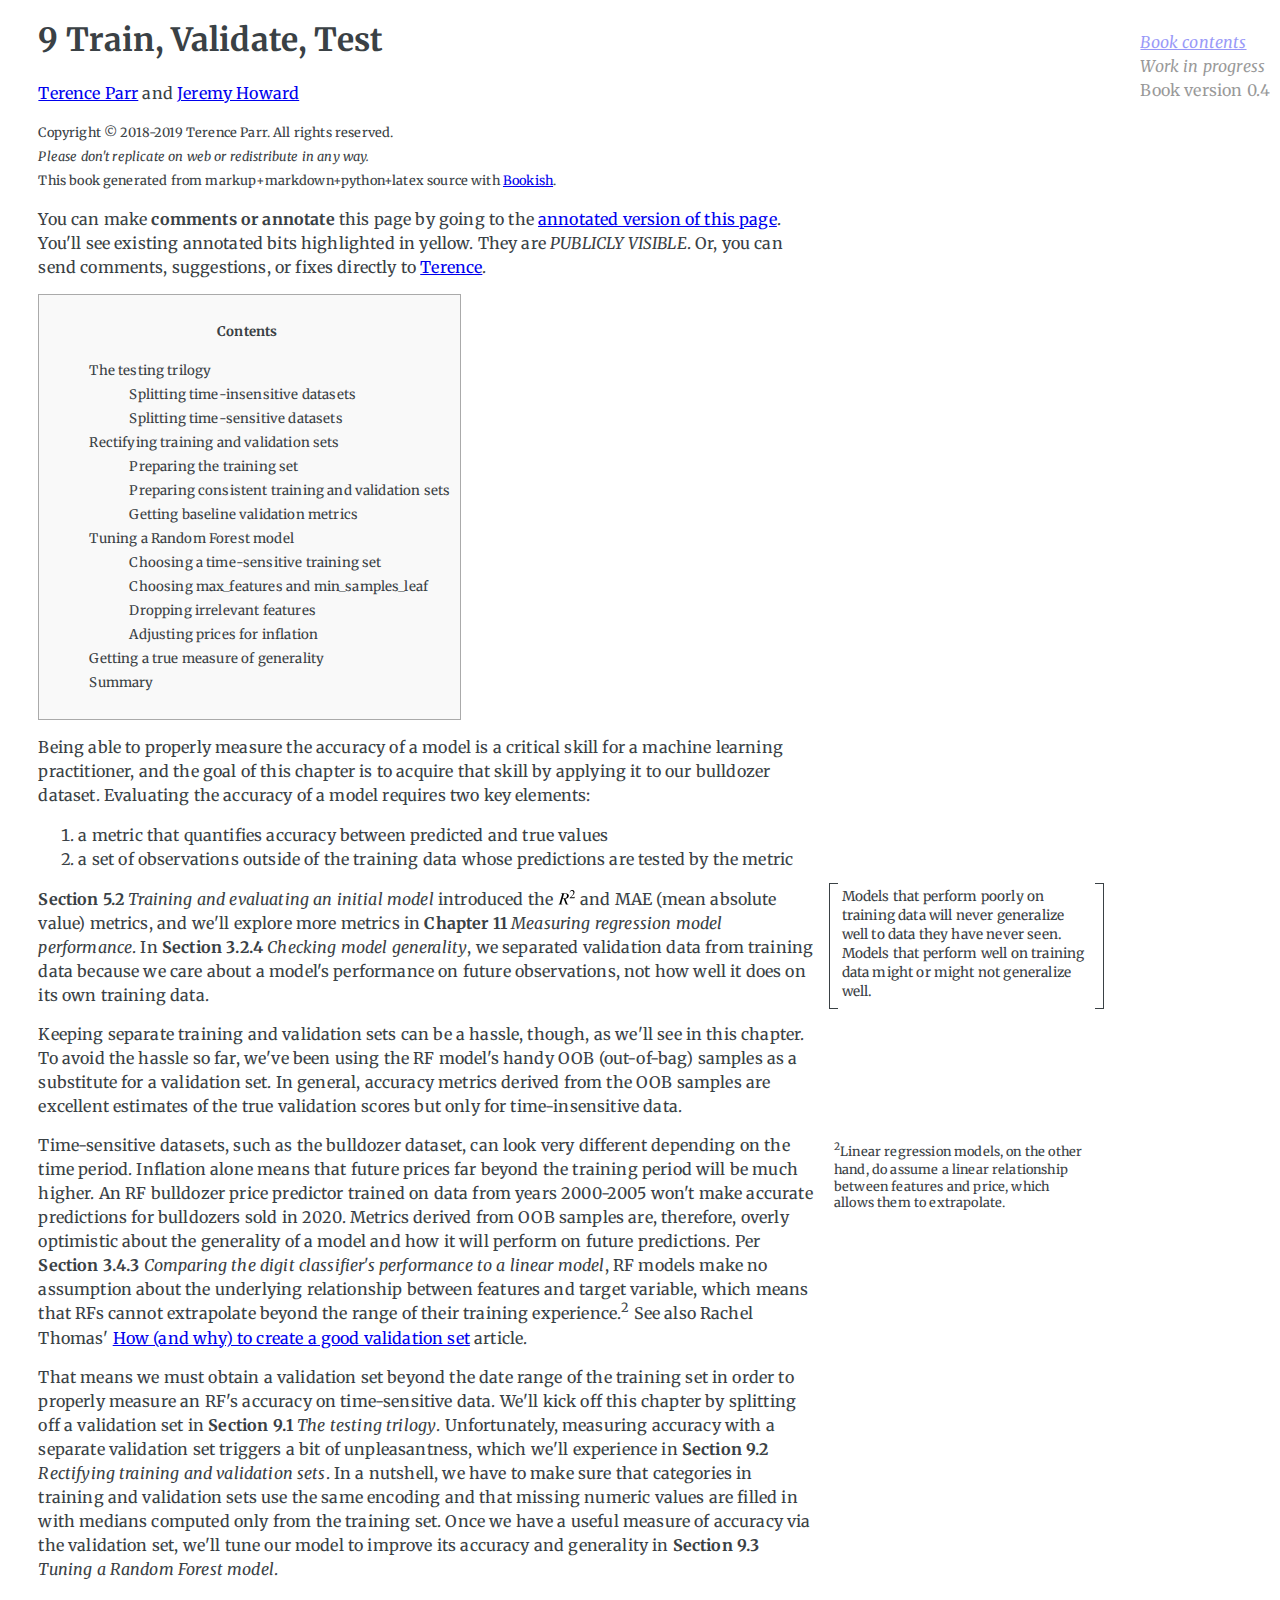
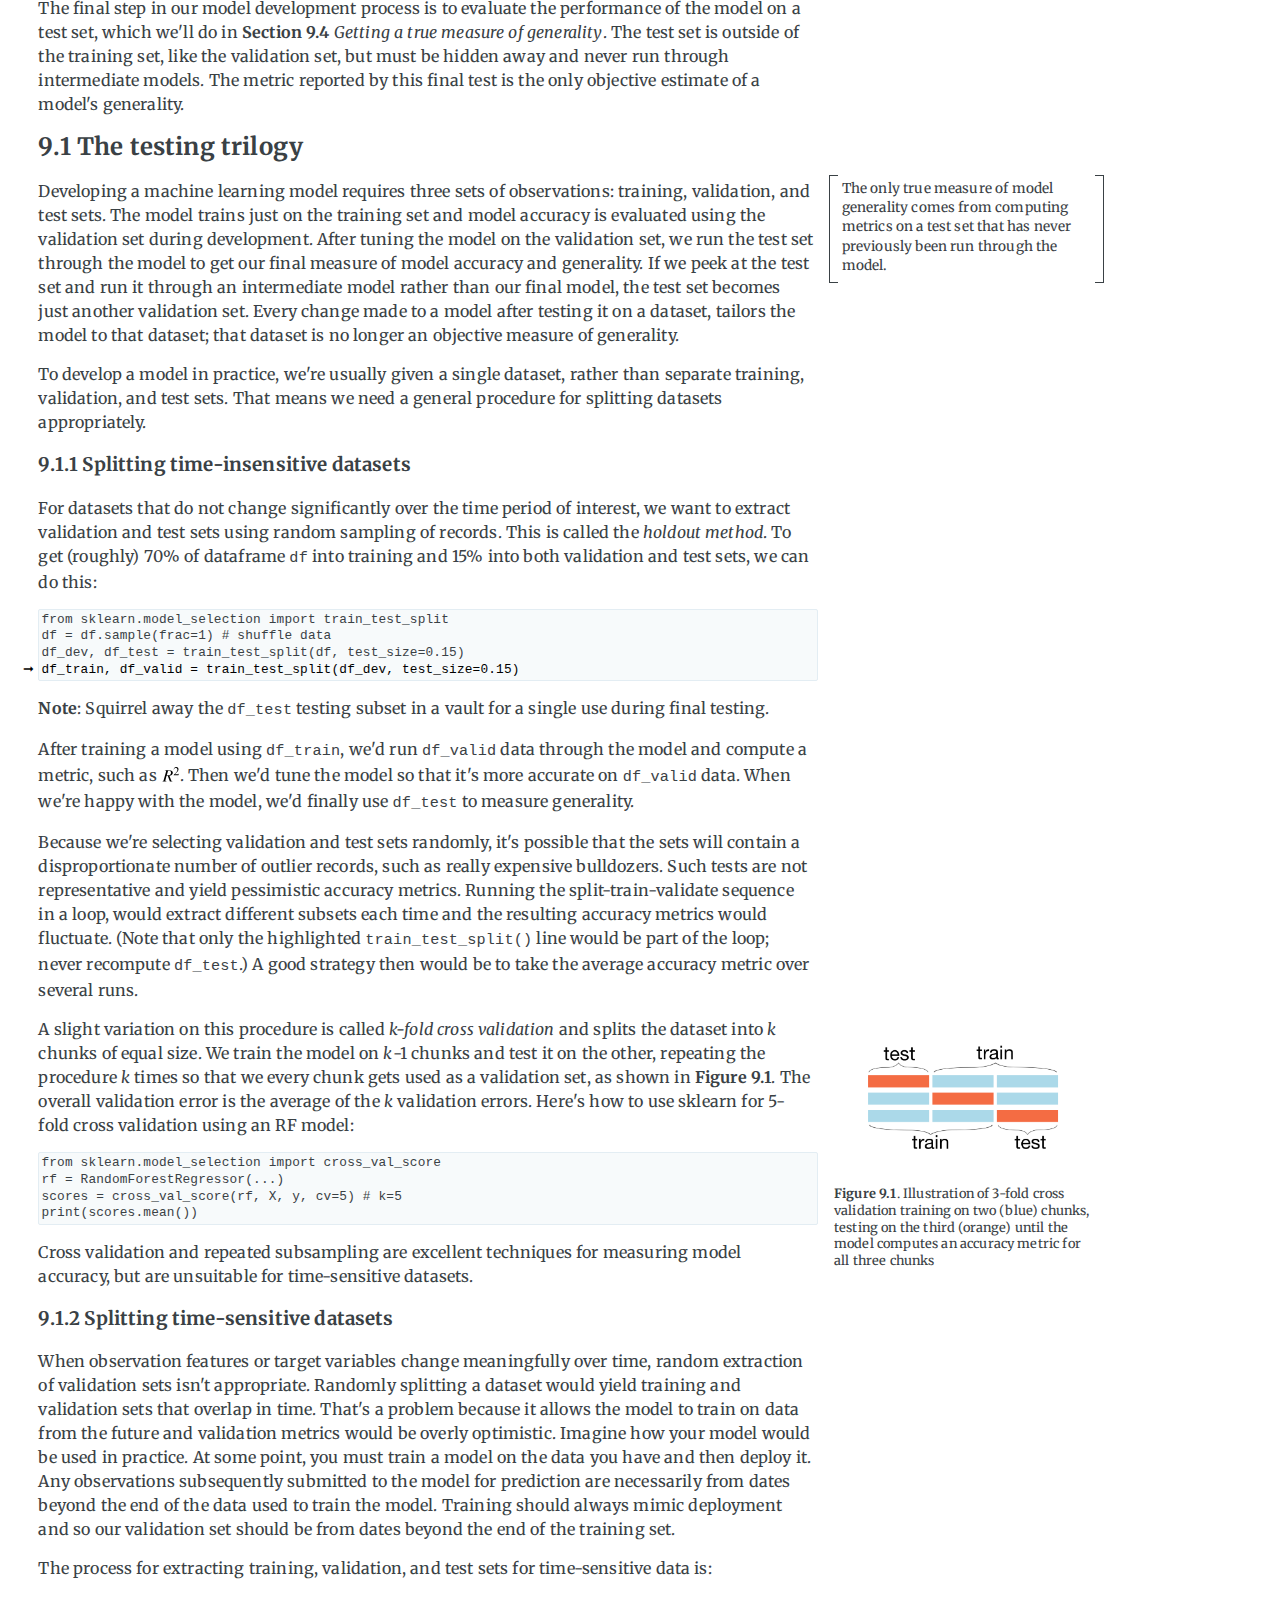
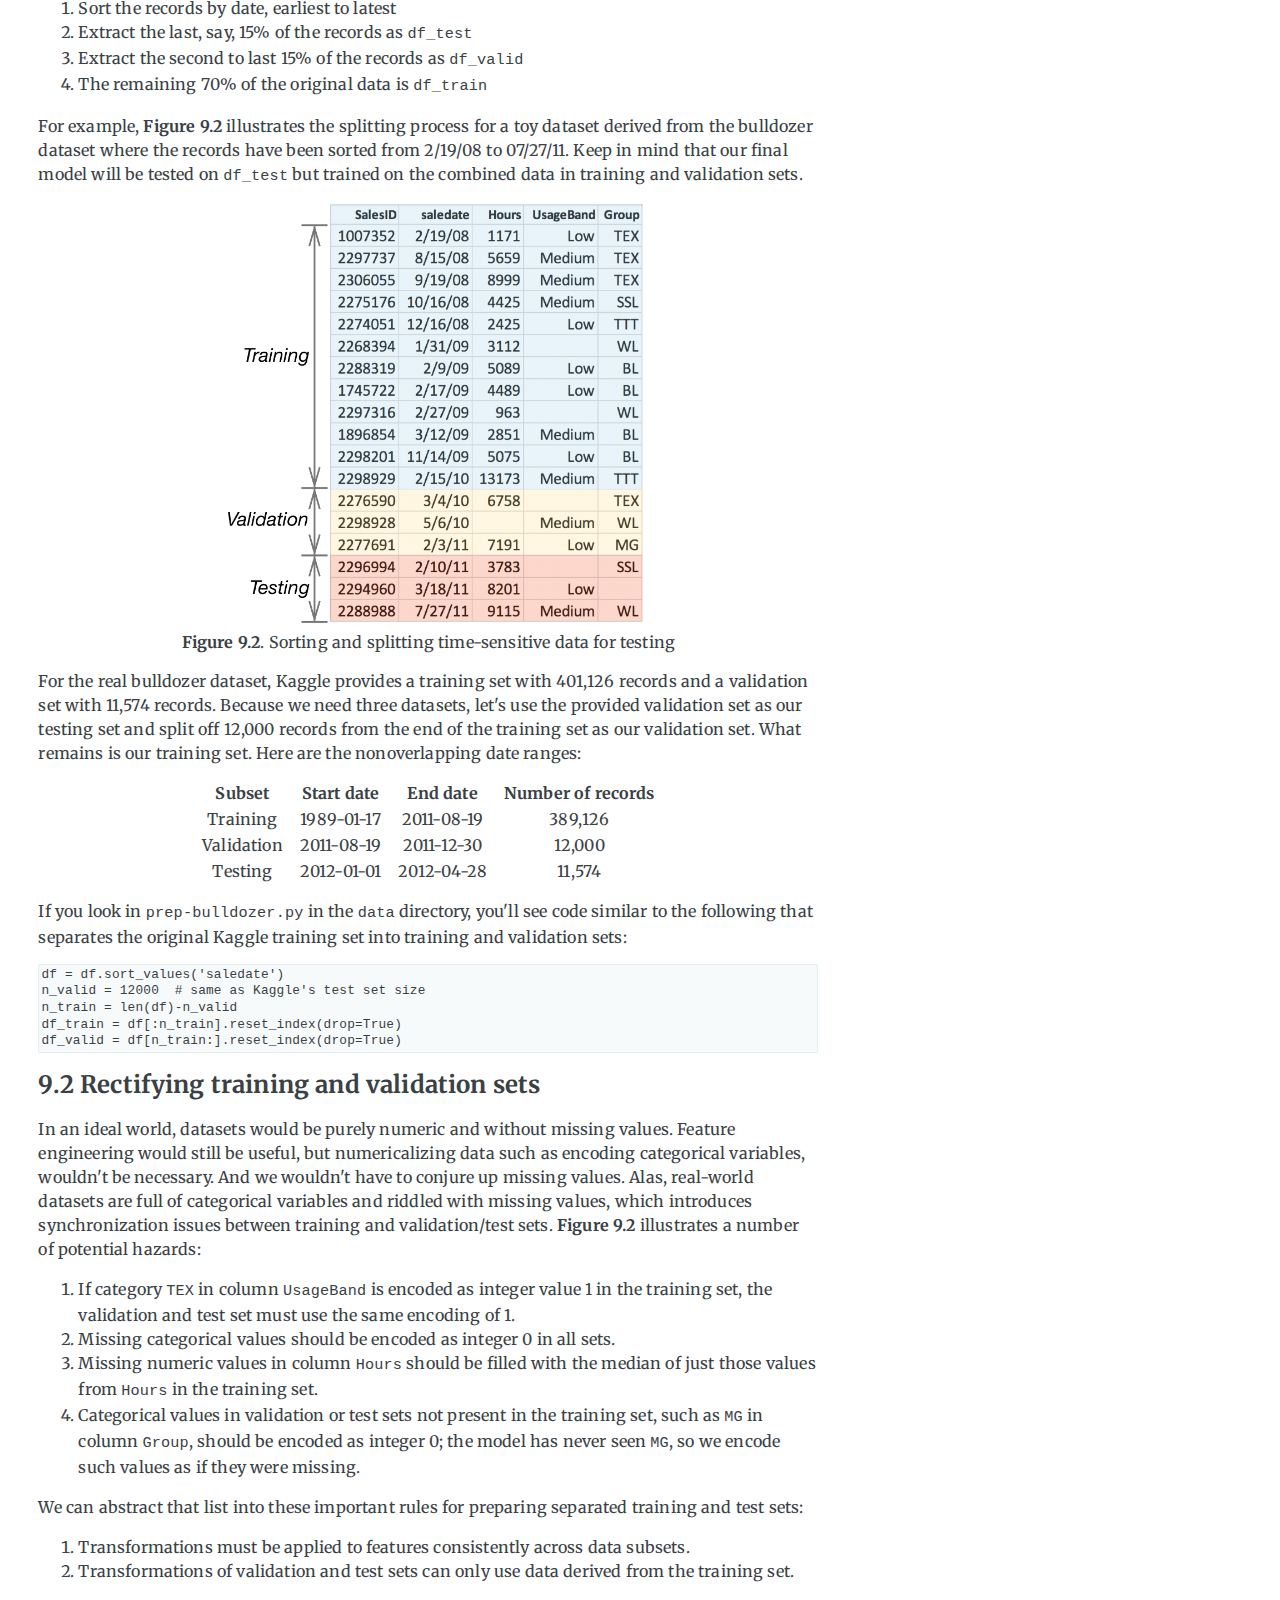
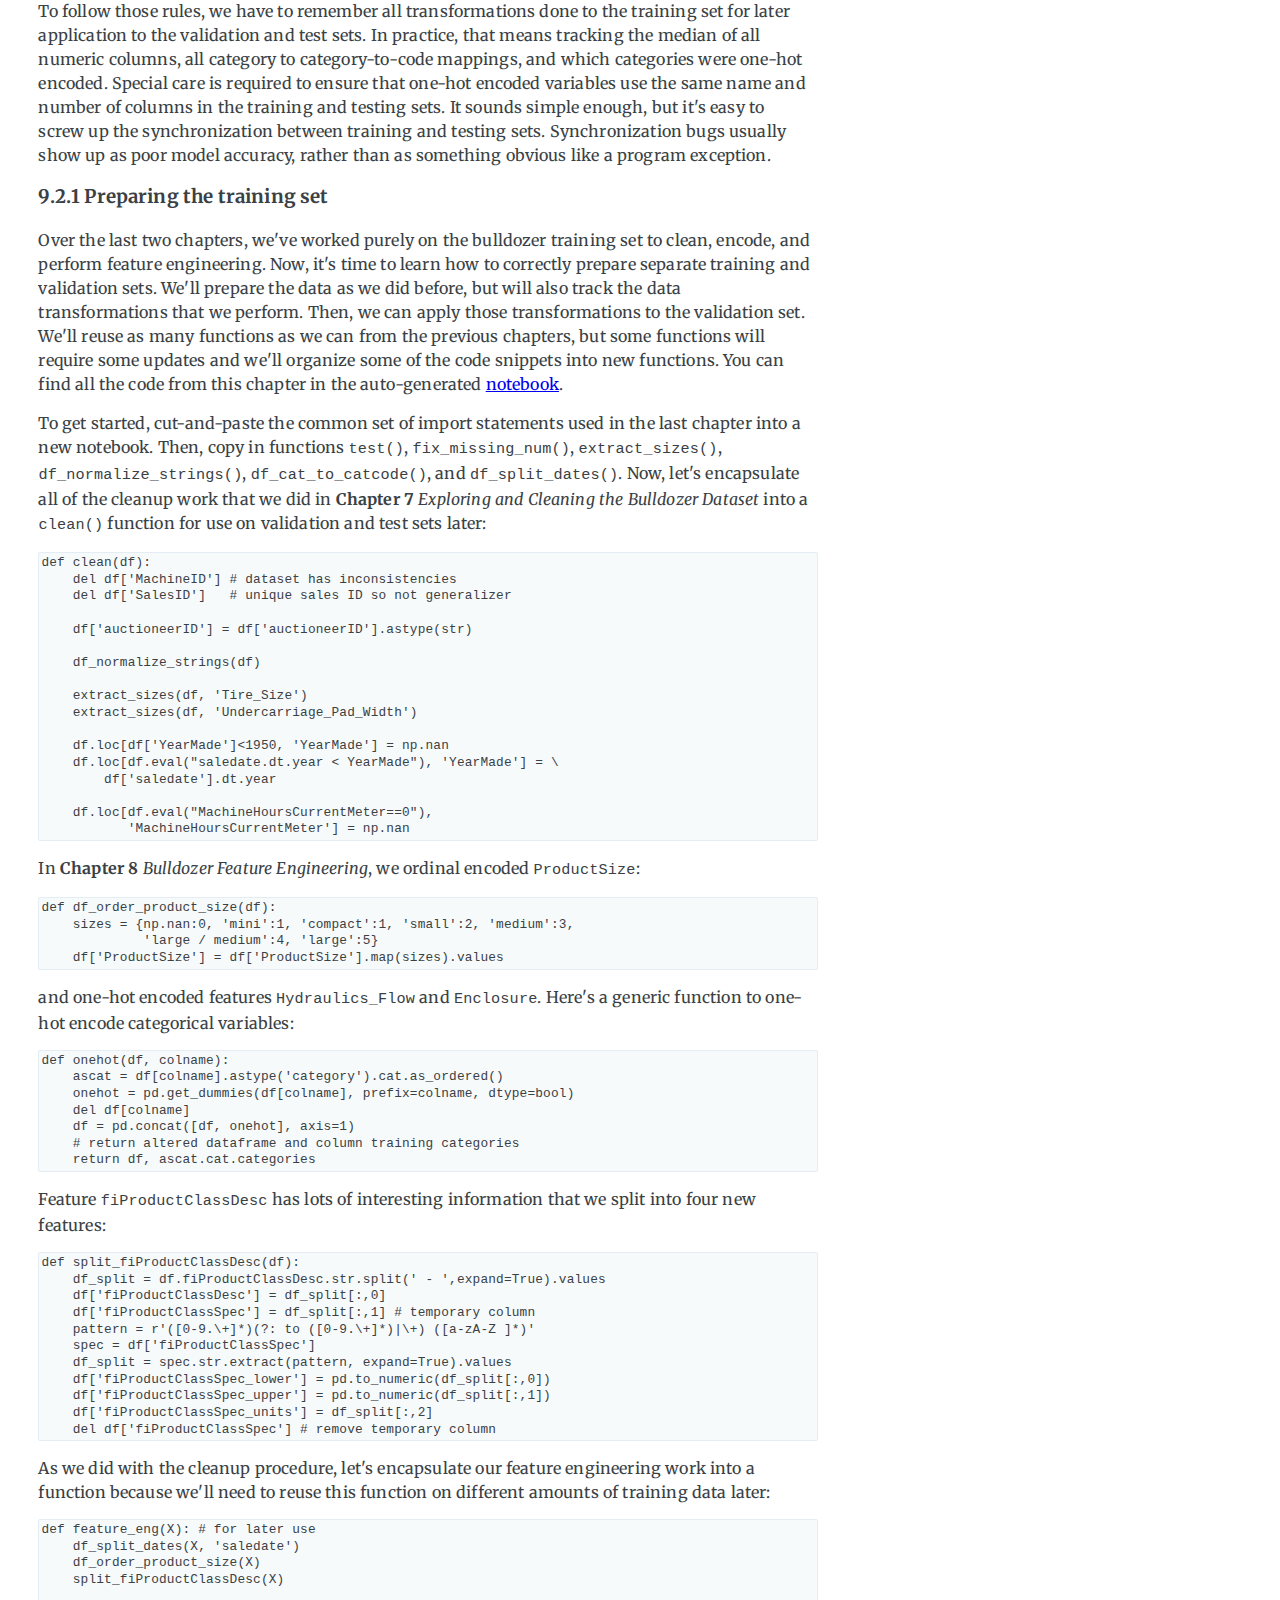
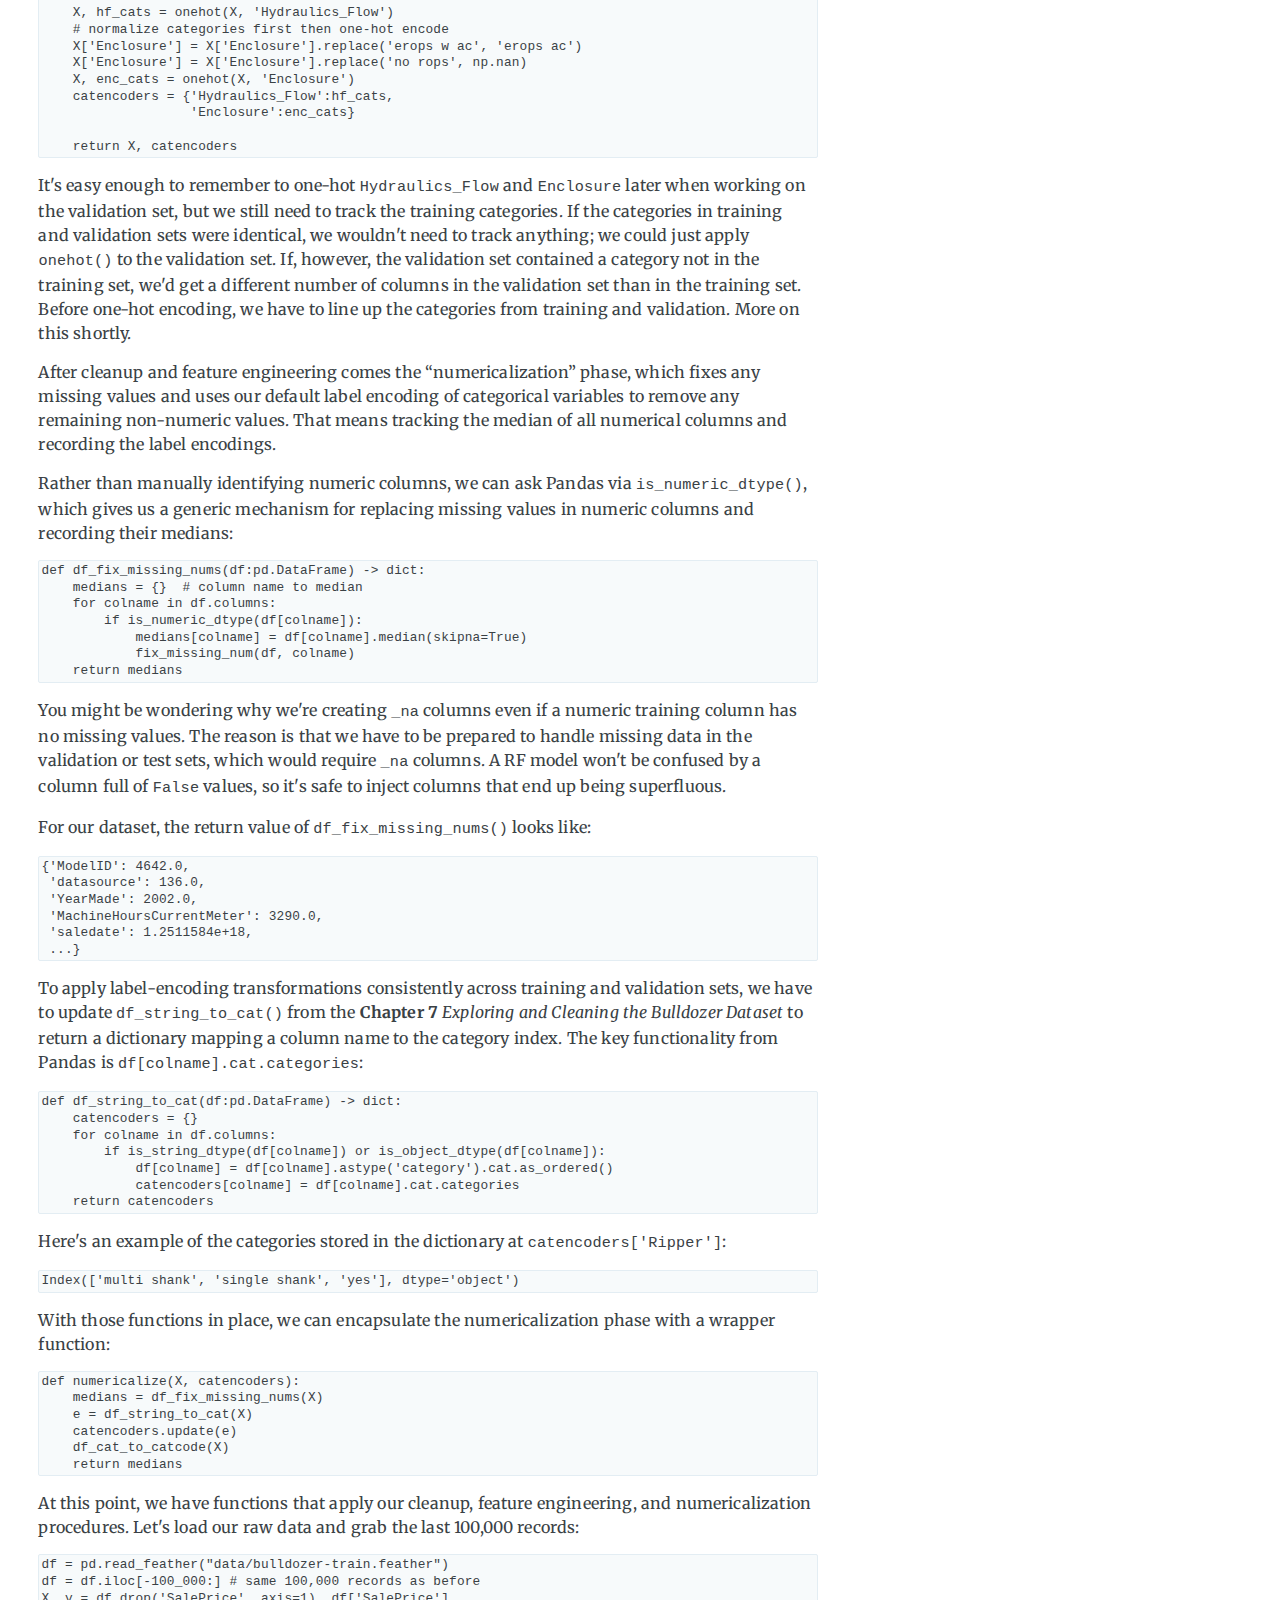
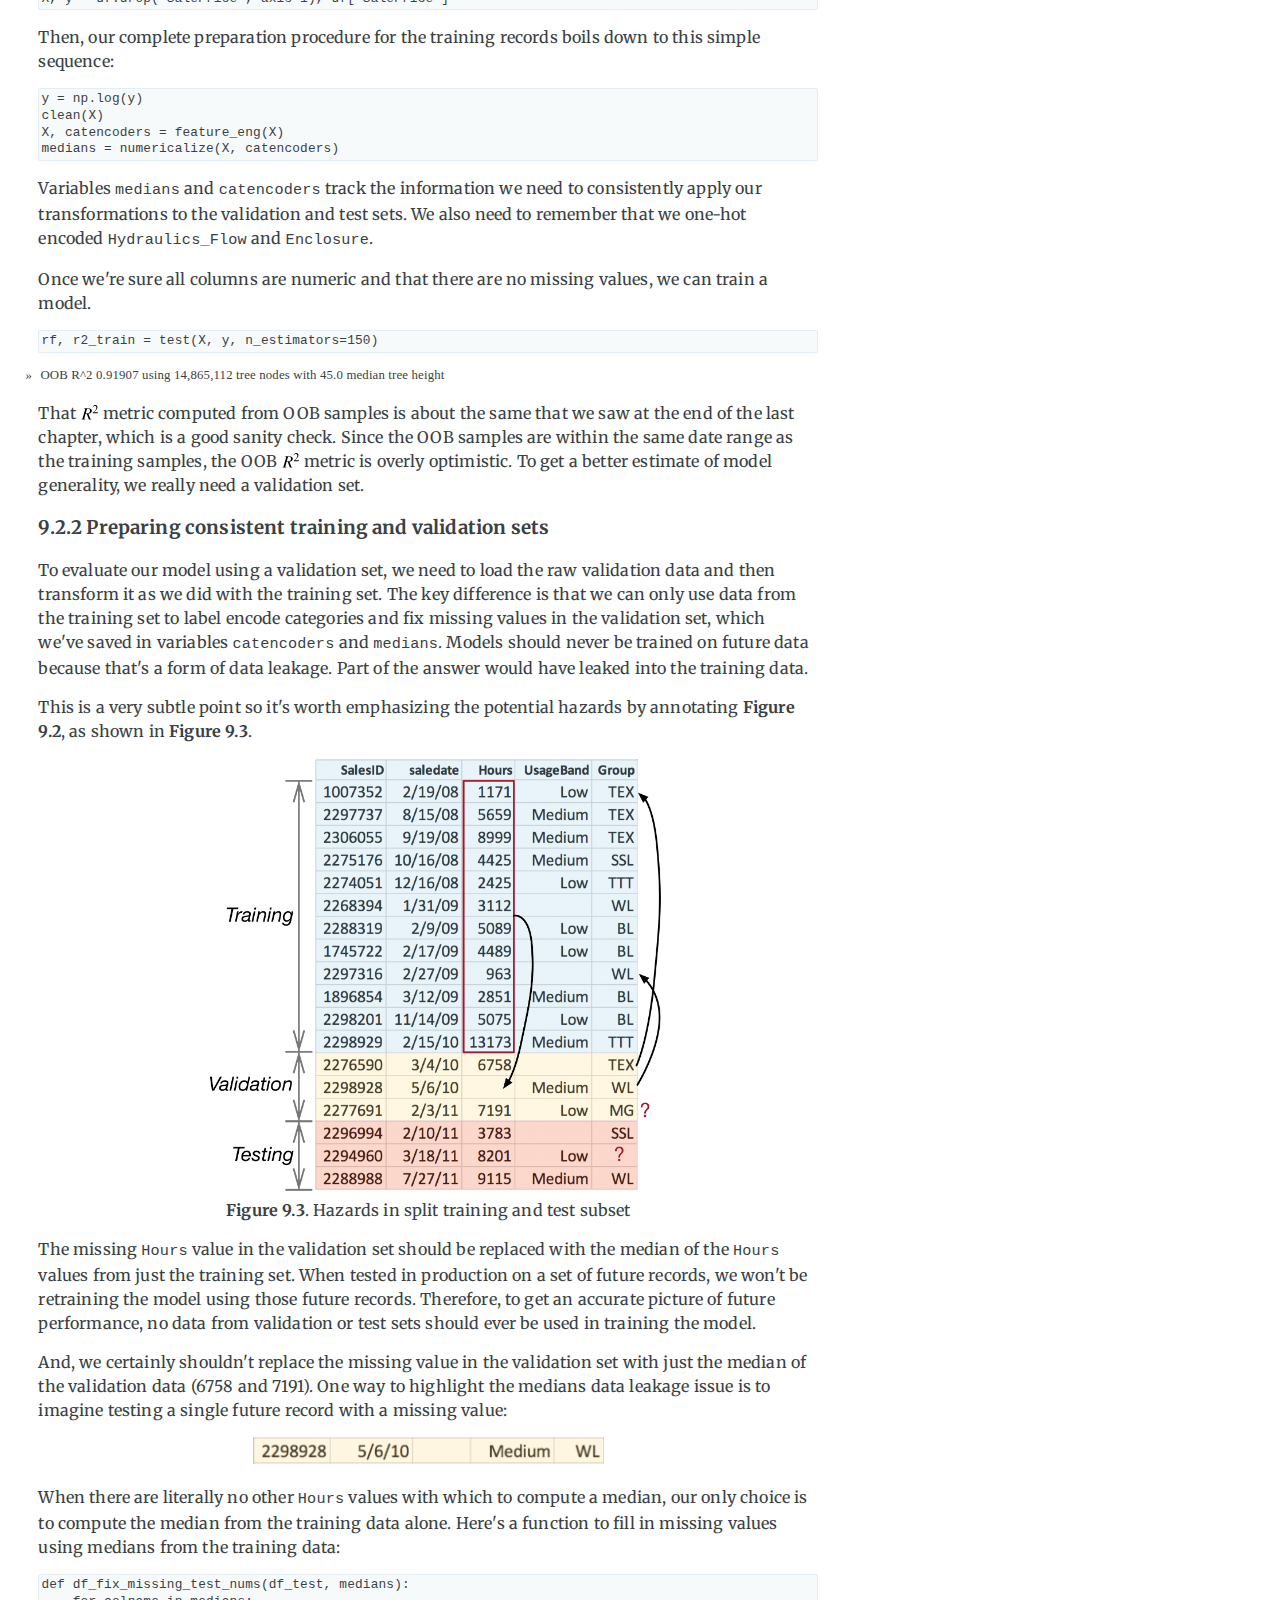
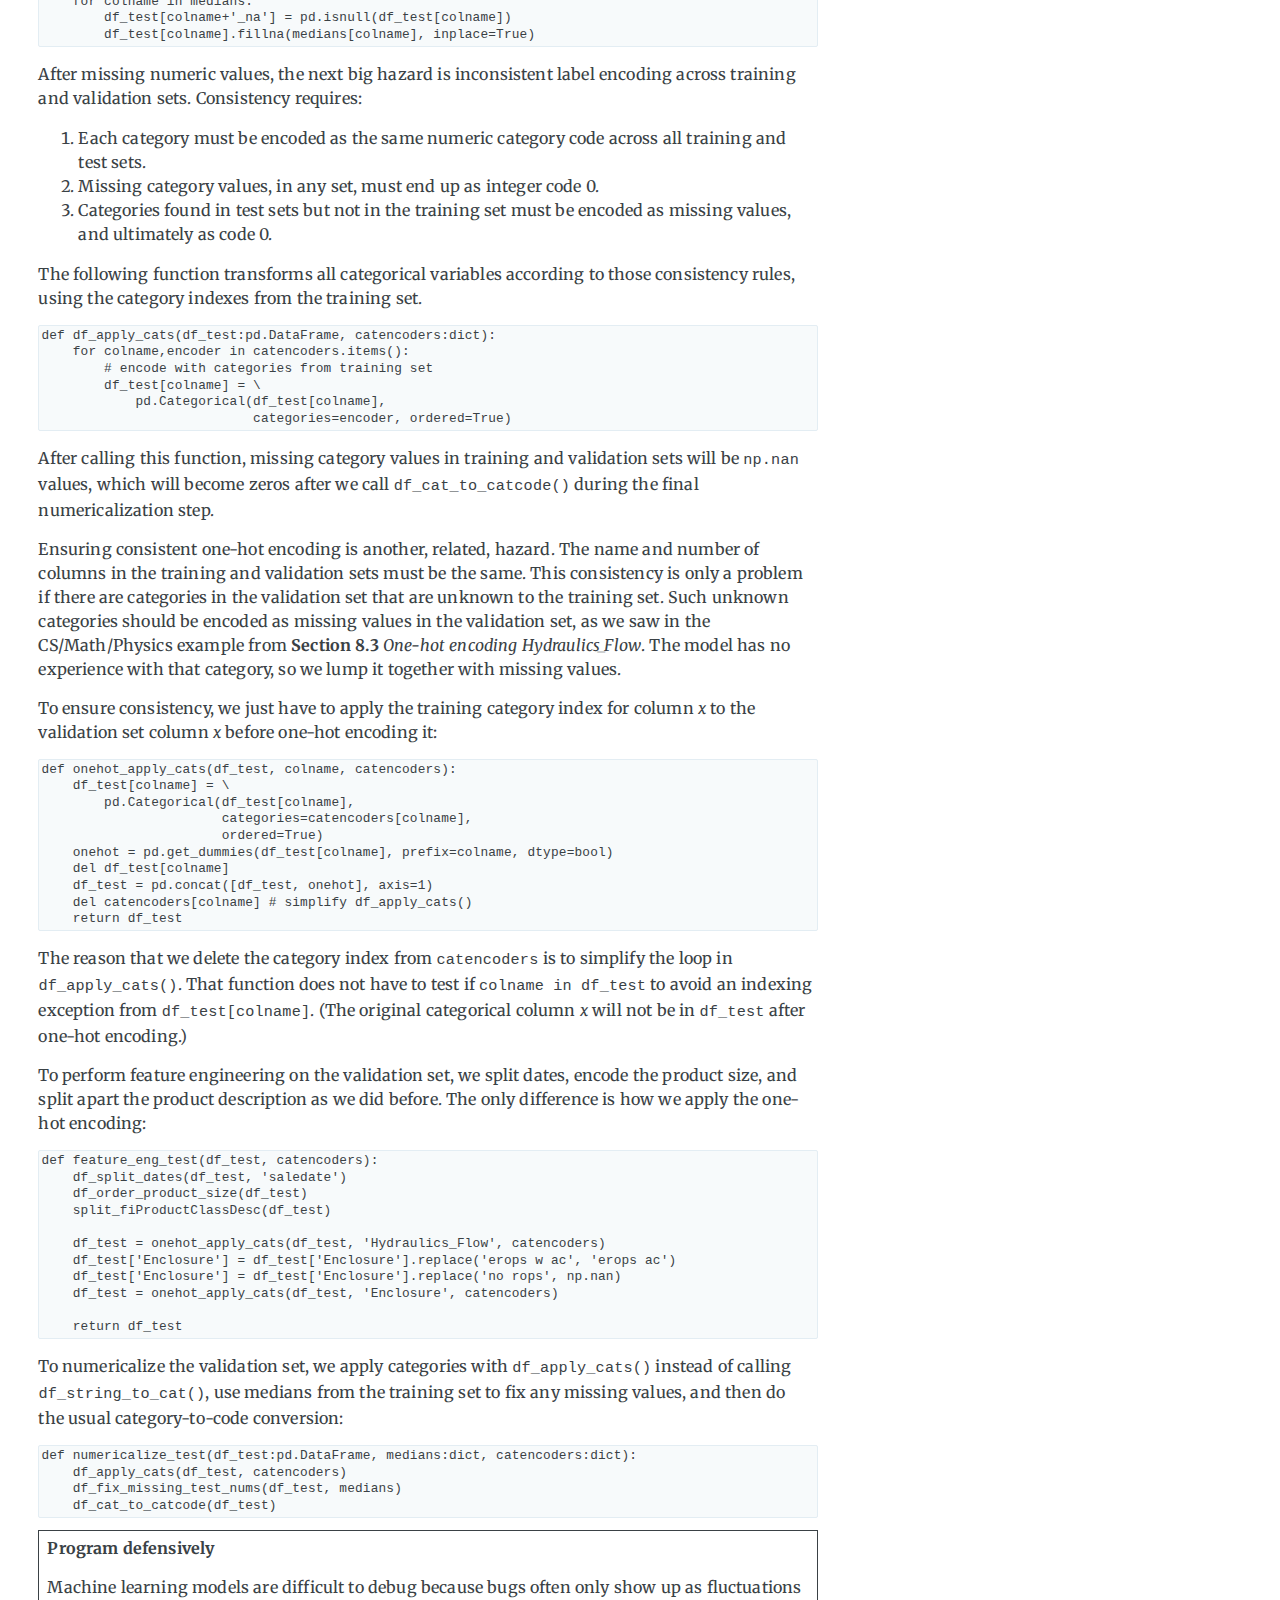
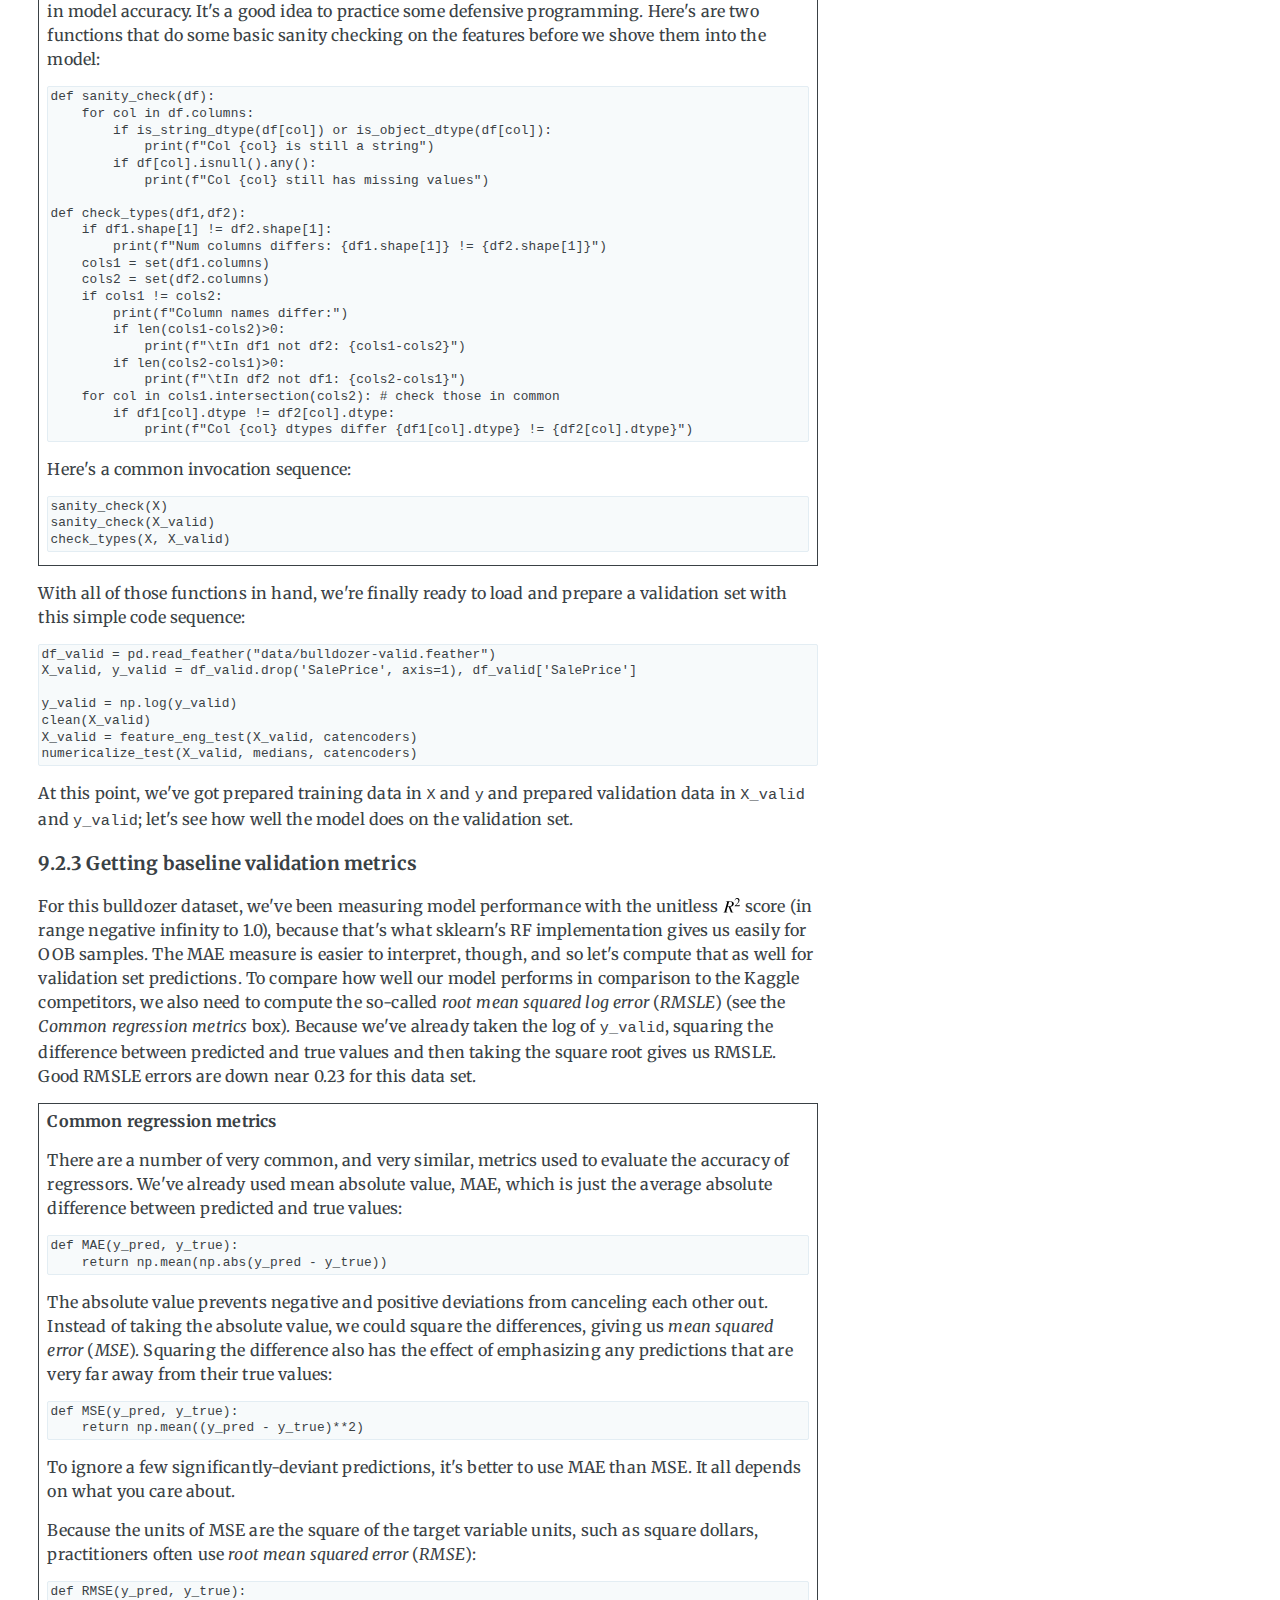
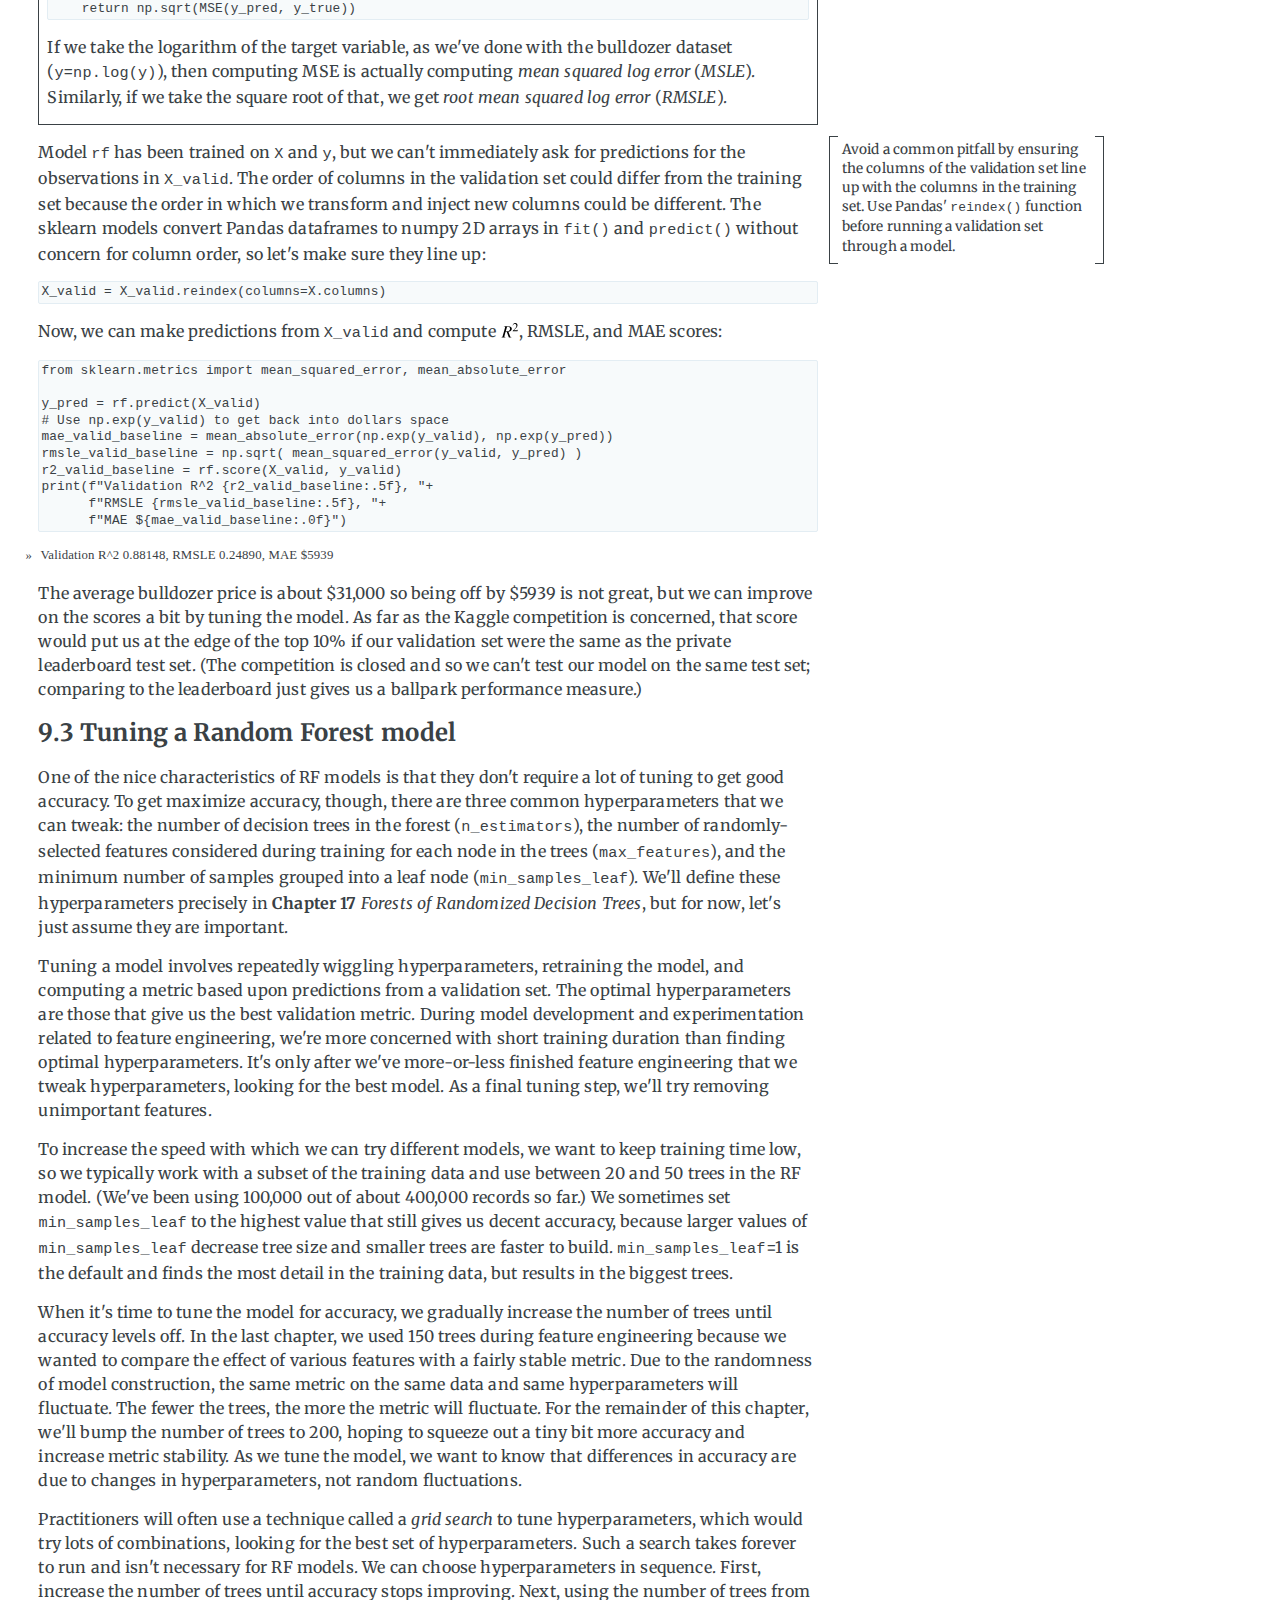
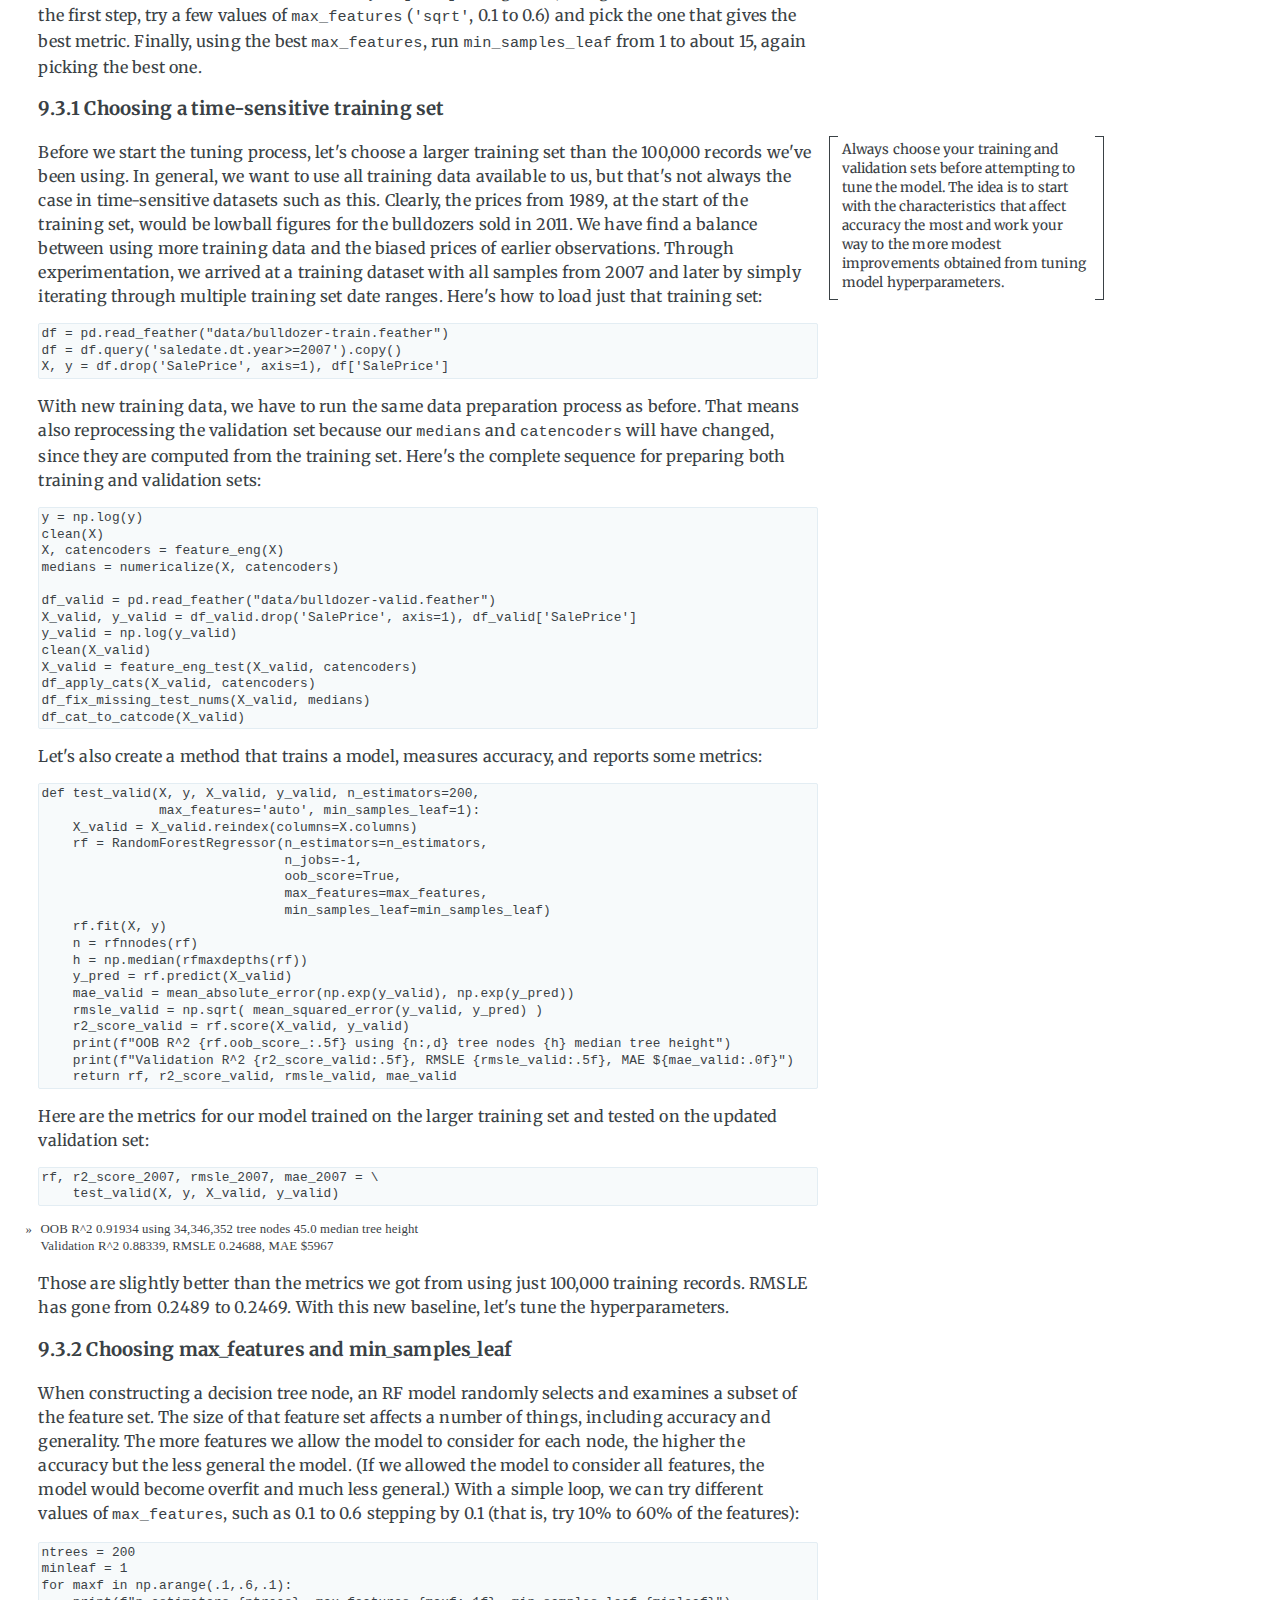
<file: bulldozer-testing.html>
<!DOCTYPE HTML PUBLIC "-//W3C//DTD HTML 4.01//EN" "http://www.w3.org/TR/html4/strict.dtd">
<html>
<head>
<!-- Global site tag (gtag.js) - Google Analytics -->
<script async src="https://www.googletagmanager.com/gtag/js?id=UA-118361649-2"></script>
<script>
  window.dataLayer = window.dataLayer || [];
  function gtag(){dataLayer.push(arguments);}
  gtag('js', new Date());

  gtag('config', 'UA-118361649-2');
</script>
<meta name="viewport" content="width=device-width, initial-scale=1">
<link rel="stylesheet" type="text/css" href="https://fonts.googleapis.com/css?family=Merriweather:300,700,700italic,300italic|Open+Sans:700,400" />
<link rel="stylesheet" type="text/css" href="css/book.css"/>
<title>Train, Validate, Test</title>
<!-- META -->
<!-- LinkedIn meta -->
<meta property='og:title' content="The Mechanics of Machine Learning"/>
<meta property='og:image' content="https://mlbook.explained.ai/images/intro/training.svg">
<meta property='og:description' content="This book is a primer on machine learning for programmers trying to get up to speed quickly."/>
<meta property='og:url' content="https://mlbook.explained.ai"/>

<!-- Facebook meta -->
<meta property="og:type" content="article" />

<!-- Twitter meta -->
<meta name="twitter:title" content="The Mechanics of Machine Learning">
<meta name="twitter:card" content="summary_large_image">
<meta name="twitter:site" content="@the_antlr_guy">
<meta name="twitter:creator" content="@the_antlr_guy">
<meta name="twitter:description" content="This book is a primer on machine learning for programmers trying to get up to speed quickly.">
<meta name="twitter:image" content="https://mlbook.explained.ai/images/intro/training.svg">
<!-- END META -->
</head>
<body>
<div class="watermark">
<i><a href='http://mlbook.explained.ai'>Book contents</a><br>Work in progress</i><br>
Book version 0.4
</div>

<h1>9 Train, Validate, Test</h1>

<p><a href="http://parrt.cs.usfca.edu">Terence Parr</a> and <a href="http://www.fast.ai/about/#jeremy">Jeremy Howard</a></p>

<p></p>

<p style="font-size: 80%">Copyright &copy; 2018-2019 Terence Parr.  All rights reserved.<br><i>Please don't replicate on web or redistribute in any way.</i><br>This book generated from markup+markdown+python+latex source with <a href="https://github.com/parrt/bookish">Bookish</a>.
<p>
<p>
You can make <b>comments or annotate</b> this page by going to the <a id="annotatelink" href="">annotated version of this page</a>. You'll see existing annotated bits highlighted in yellow. They are <i>PUBLICLY VISIBLE</i>. Or, you can send comments, suggestions, or fixes directly to <a href="mailto:parrt@cs.usfca.edu">Terence</a>.
</p>
<script>
var me = window.location.href;
document.getElementById("annotatelink").href = "https://via.hypothes.is/"+me;
</script>
</p>
</p>



<div id="toc">
<p class="toc_title">Contents</p>
<ul>
	<li><a href="#sec:trilogy">The testing trilogy</a>
	<ul>
			<li><a href="#sec:split-time-insens">Splitting time-insensitive datasets</a></li>
			<li><a href="#sec:9.1.2">Splitting time-sensitive datasets</a></li>

	</ul>
	</li>
	<li><a href="#sec:rectifying">Rectifying training and validation sets</a>
	<ul>
			<li><a href="#sec:9.2.1">Preparing the training set</a></li>
			<li><a href="#sec:9.2.2">Preparing consistent training and validation sets</a></li>
			<li><a href="#sec:9.2.3">Getting baseline validation metrics</a></li>

	</ul>
	</li>
	<li><a href="#sec:tuning">Tuning a Random Forest model</a>
	<ul>
			<li><a href="#sec:9.3.1">Choosing a time-sensitive training set</a></li>
			<li><a href="#sec:9.3.2">Choosing max_features and min_samples_leaf</a></li>
			<li><a href="#sec:9.3.3">Dropping irrelevant features</a></li>
			<li><a href="#sec:9.3.4">Adjusting prices for inflation</a></li>

	</ul>
	</li>
	<li><a href="#sec:test-set">Getting a true measure of generality</a>
	<ul>
	</ul>
	</li>
	<li><a href="#sec:9.5">Summary</a>
	<ul>
	</ul>
	</li>

</ul>
</div>


<p>Being able to properly measure the accuracy of a model is a critical skill for a machine learning practitioner, and the goal of this chapter is to acquire that skill by applying it to our bulldozer dataset.  Evaluating the accuracy of a model requires two key elements:</p>
<ol>
<li>a metric that quantifies accuracy between predicted and true values</li>
<li>a set of observations outside of the training data whose predictions are tested by the metric</li>
</ol>
<div class="p_wrapper">
<div class=callout>Models that perform poorly on training data will never generalize well to data they have never seen. Models that perform well on training data might or might not generalize well.</div>
<p class=p_left><b>Section 5.2</b> <i>Training and evaluating an initial model</i> introduced the <img style="vertical-align: -0.5pt;" src="images/eqn-E31B458B48DD58470B662E66B9742071-depth000.00.svg"> and MAE (mean absolute value) metrics, and we'll explore more metrics in <b>Chapter 11</b> <i>Measuring regression model performance</i>. In <b>Section 3.2.4</b> <i>Checking model generality</i>, we separated validation data from training data because we care about a model's performance on future observations, not how well it does on its own training data.</p>
</div>

<p>Keeping separate training and validation sets can be a hassle, though, as we'll see in this chapter. To avoid the hassle so far, we've been using the RF model's handy OOB (out-of-bag) samples as a substitute for a validation set. In general, accuracy metrics derived from the OOB samples are excellent estimates of the true validation scores but only for time-insensitive data. </p>

<div class="p_wrapper">
<p class=sidenote><span class=sup>2</span>Linear regression models, on the other hand, do assume a linear relationship between features and price, which allows them to extrapolate.</p>
<p class=p_left>Time-sensitive datasets, such as the bulldozer dataset, can look very different depending on the time period. Inflation alone means that future prices far beyond the training period will be much higher.  An RF bulldozer price predictor trained on data from years 2000-2005 won't make accurate predictions for bulldozers sold in 2020.  Metrics derived from OOB samples are, therefore, overly optimistic about the generality of a model and how it will perform on future predictions. Per <b>Section 3.4.3</b> <i>Comparing the digit classifier's performance to a linear model</i>, RF models make no assumption about the underlying relationship between features and target variable, which means that RFs cannot extrapolate beyond the range of their training experience.<span class=sup>2</span> See also Rachel Thomas' <a href="https://www.fast.ai/2017/11/13/validation-sets/">How (and why) to create a good validation set</a> article.</p>
</div>

<p>That means we must obtain a validation set beyond the date range of the training set in order to properly measure an RF's accuracy on time-sensitive data. We'll kick off this chapter by  splitting off a validation set in <b>Section 9.1</b> <i>The testing trilogy</i>. Unfortunately, measuring accuracy with a separate validation set triggers a bit of unpleasantness, which we'll experience in <b>Section 9.2</b> <i>Rectifying training and validation sets</i>.  In a nutshell, we have to make sure that categories in training and validation sets use the same encoding and that missing numeric values are filled in with medians computed only from the training set.  Once we have a useful measure of accuracy via the validation set, we'll tune our model to improve its accuracy and generality in <b>Section 9.3</b> <i>Tuning a Random Forest model</i>.</p>

<p>The final step in our model development process is to evaluate the performance of the model on a test set, which we'll do in <b>Section 9.4</b> <i>Getting a true measure of generality</i>. The test set is outside of the training set, like the validation set, but must be hidden away and never run through intermediate models.  The metric reported by this final test is the only objective estimate of a model's generality.</p>



<h2 id="sec:trilogy">9.1 The testing trilogy</h2>


<div class="p_wrapper">
<div class=callout>The only true measure of model generality comes from computing metrics on a test set that has never previously been run through the model.</div>
<p class=p_left>Developing a machine learning model requires three sets of observations: training, validation, and test sets. The model trains just on the training set and model accuracy is evaluated using the validation set during development. After tuning the model on the validation set, we run the test set through the model to get our final measure of model accuracy and generality. If we peek at the test set and run it through an intermediate model rather than our final model, the test set becomes just another validation set. Every change made to a model after testing it on a dataset, tailors the model to that dataset; that dataset is no longer an objective measure of generality.</p>
</div>

<p>To develop a model in practice, we're usually given a single dataset, rather than separate training, validation, and test sets. That means we need a general procedure for splitting datasets appropriately. </p>



<h3 id="sec:split-time-insens">9.1.1 Splitting time-insensitive datasets</h3>


<p>For datasets that do not change significantly over the time period of interest, we want to extract validation and test sets using random sampling of records.  This is called the <i>holdout method</i>. To get (roughly) 70% of dataframe <span class=inlinecode>df</span> into training and 15% into both validation and test sets, we can do this:</p>


<div class="codeblk">from sklearn.model_selection import train_test_split
df = df.sample(frac=1) # shuffle data
df_dev, df_test = train_test_split(df, test_size=0.15)
<span class="highlight">df_train, df_valid = train_test_split(df_dev, test_size=0.15)</span></div>


<p><b>Note</b>: Squirrel away the <span class=inlinecode>df_test</span> testing subset in a vault for a single use during final testing.</p>

<p>After training a model using <span class=inlinecode>df_train</span>, we'd run <span class=inlinecode>df_valid</span> data through the model and compute a metric, such as <img style="vertical-align: -0.5pt;" src="images/eqn-E31B458B48DD58470B662E66B9742071-depth000.00.svg">.  Then we'd tune the model so that it's more accurate on <span class=inlinecode>df_valid</span> data. When we're happy with the model, we'd finally use <span class=inlinecode>df_test</span> to measure generality.</p>

<p>Because we're selecting validation and test sets randomly, it's possible that the sets will contain a disproportionate number of outlier records, such as really expensive bulldozers. Such tests are not representative and yield pessimistic accuracy metrics. Running the split-train-validate sequence in a loop, would extract different subsets each time and the resulting accuracy metrics would fluctuate. (Note that only the highlighted <span class=inlinecode>train_test_split()</span> line would be part of the loop; never recompute <span class=inlinecode>df_test</span>.) A good strategy then would be to take the average accuracy metric over several runs.</p>

<div class="p_wrapper">
<span class=sidenote>

<center>
<center>
<img src="images/bulldozer-testing/cross-valid.png" width="75%">
</center>
</center>

<br><b>Figure 9.1</b>. Illustration of 3-fold cross validation training on two (blue) chunks, testing on the third (orange) until the model computes an accuracy metric for all three chunks</span>
<p class=p_left>A slight variation on this procedure is called <i>k-fold cross validation</i> and splits the dataset into <span class=eqn>k</span> chunks of equal size. We train the model on <span class=eqn>k</span>-1 chunks and test it on the other, repeating the procedure <span class=eqn>k</span> times so that we every chunk gets used as a validation set, as shown in <b>Figure 9.1</b>. The overall validation error is the average of the <span class=eqn>k</span>  validation errors. Here's how to use sklearn for 5-fold cross validation using an RF model:</p>
</div>


<div class="codeblk">from sklearn.model_selection import cross_val_score
rf = RandomForestRegressor(...)
scores = cross_val_score(rf, X, y, cv=5) # k=5
print(scores.mean())</div>


<p>Cross validation and repeated subsampling are excellent techniques for measuring model accuracy, but are unsuitable for time-sensitive datasets.</p>



<h3 id="sec:9.1.2">9.1.2 Splitting time-sensitive datasets</h3>


<p>When observation features or target variables change meaningfully over time, random extraction of validation sets isn't appropriate.  Randomly splitting a dataset would yield training and validation sets that overlap in time. That's a problem because it allows the model to train on data from the future and validation metrics would be overly optimistic. Imagine how your model would be used in practice. At some point, you must train a model on the data you have and then deploy it.  Any observations subsequently submitted to the model for prediction are necessarily from dates beyond the end of the data used to train the model.  Training should always mimic deployment and so our validation set should be from dates beyond the end of the training set.</p>

<p>The process for extracting training, validation, and test sets for time-sensitive data is:</p>
<ol>
<li>Sort the records by date, earliest to latest</li>
<li>Extract the last, say, 15% of the records as <span class=inlinecode>df_test</span></li>
<li>Extract the second to last 15% of the records as <span class=inlinecode>df_valid</span></li>
<li>The remaining 70%  of the original data is <span class=inlinecode>df_train</span></li>
</ol>
<p>For example, <b>Figure 9.2</b> illustrates the splitting process for a toy dataset derived from the bulldozer dataset where the records have been sorted from 2/19/08 to 07/27/11.  Keep in mind that our final model will be tested on <span class=inlinecode>df_test</span> but trained on the combined data in training and validation sets.</p>
<span class=figure>

<center>
<center>
<img src="images/bulldozer-testing/split-sets.png" width="55%">
</center>
</center>

<center><b>Figure 9.2</b>. Sorting and splitting time-sensitive data for testing</center></span>
<p>For the real bulldozer dataset, Kaggle provides a training set with 401,126 records and a validation set with 11,574 records. Because we need three datasets, let's use the provided validation set as our testing set and split off 12,000 records from the end of the training set as our validation set. What remains is our training set. Here are the nonoverlapping date ranges:</p>
<center>
<table style="">
<thead>
<tr>
<th align=center valign=top >Subset </th><th align=center valign=top >Start date </th><th align=center valign=top > End date </th><th align=center valign=top >Number of records</th>
</tr>
</thead>
<tbody>
<tr>
<td align=center valign=top>Training </td><td align=center valign=top>1989-01-17 </td><td align=center valign=top>2011-08-19 </td><td align=center valign=top>389,126</td>
</tr>
<tr>
<td align=center valign=top>Validation </td><td align=center valign=top>2011-08-19 </td><td align=center valign=top>2011-12-30 </td><td align=center valign=top>12,000</td>
</tr>
<tr>
<td align=center valign=top>Testing </td><td align=center valign=top>2012-01-01 </td><td align=center valign=top>2012-04-28 </td><td align=center valign=top>11,574</td>
</tr>
</tbody>
</table>
</center>
<p>If you look in <span class=inlinecode>prep-bulldozer.py</span> in the <span class=inlinecode>data</span> directory, you'll see code similar to the following that separates the original Kaggle training set into training and validation sets:</p>


<div class="codeblk">df = df.sort_values('saledate')
n_valid = 12000  # same as Kaggle's test set size
n_train = len(df)-n_valid
df_train = df[:n_train].reset_index(drop=True)
df_valid = df[n_train:].reset_index(drop=True)</div>





<h2 id="sec:rectifying">9.2 Rectifying training and validation sets</h2>


<p>In an ideal world, datasets would be purely numeric and without missing values. Feature engineering would still be useful, but numericalizing data  such as encoding categorical variables, wouldn't be necessary. And we wouldn't have to conjure up missing values. Alas, real-world datasets are full of categorical variables and riddled with missing values, which introduces synchronization issues between training and validation/test sets. <b>Figure 9.2</b> illustrates a number of potential hazards:</p>
<ol>
<li>If category <span class=inlinecode>TEX</span> in column <span class=inlinecode>UsageBand</span> is encoded as integer value 1 in the training set, the validation and test set must use the same encoding of 1.</li>
<li>Missing categorical values should be encoded as integer 0 in all sets.</li>
<li>Missing numeric values in column <span class=inlinecode>Hours</span> should be filled with the median of just those values from <span class=inlinecode>Hours</span> in the training set.</li>
<li>Categorical values in validation or test sets not present in the training set, such as <span class=inlinecode>MG</span> in column <span class=inlinecode>Group</span>, should be encoded as integer 0; the model has never seen <span class=inlinecode>MG</span>, so we encode such values as if they were missing.</li>
</ol>
<p>We can abstract that list into these important rules for preparing separated training and test sets:</p>
<ol>
<li>Transformations must be applied to features consistently across data subsets.</li>
<li>Transformations of validation and test sets can only use data derived from the training set.</li>
</ol>
<p>To follow those rules, we have to remember all transformations done to the training set for later application to the validation and test sets. In practice, that means tracking the median of all numeric columns, all category to category-to-code mappings, and which categories were one-hot encoded.  Special care is required to ensure that one-hot encoded variables use the same name and number of columns in the training and testing sets. It sounds simple enough, but it's easy to screw up the synchronization between training and testing sets. Synchronization bugs usually show up as poor model accuracy, rather than as something obvious like a program exception. </p>



<h3 id="sec:9.2.1">9.2.1 Preparing the training set</h3>


<p>Over the last two chapters, we've worked purely on the bulldozer training set to clean, encode, and perform feature engineering. Now, it's time to learn how to correctly prepare separate training and validation sets. We'll prepare the data as we did before, but will also track the data transformations that we perform. Then, we can apply those transformations to the validation set. We'll reuse as many functions as we can from the previous chapters, but some functions will require some updates and we'll organize some of the code snippets into new functions. You can find all the code from this chapter in the auto-generated <a href="https://mlbook.explained.ai/notebooks/bulldozer-testing/prep.ipynb">notebook</a>.</p>

<p>To get started, cut-and-paste the common set of import statements used in the last chapter into a new notebook. Then, copy in functions <span class=inlinecode>test()</span>, <span class=inlinecode>fix_missing_num()</span>, <span class=inlinecode>extract_sizes()</span>, <span class=inlinecode>df_normalize_strings()</span>, <span class=inlinecode>df_cat_to_catcode()</span>, and <span class=inlinecode>df_split_dates()</span>. Now,  let's encapsulate all of the cleanup work that we did in <b>Chapter 7</b> <i>Exploring and Cleaning the Bulldozer Dataset</i> into a <span class=inlinecode>clean()</span> function for use on validation and test sets later:</p>


<div class="codeblk">def clean(df):
    del df['MachineID'] # dataset has inconsistencies
    del df['SalesID']   # unique sales ID so not generalizer

    df['auctioneerID'] = df['auctioneerID'].astype(str)

    df_normalize_strings(df)

    extract_sizes(df, 'Tire_Size')
    extract_sizes(df, 'Undercarriage_Pad_Width')

    df.loc[df['YearMade']&lt;1950, 'YearMade'] = np.nan
    df.loc[df.eval("saledate.dt.year &lt; YearMade"), 'YearMade'] = \
        df['saledate'].dt.year

    df.loc[df.eval("MachineHoursCurrentMeter==0"),
           'MachineHoursCurrentMeter'] = np.nan
</div>


<p>In <b>Chapter 8</b> <i>Bulldozer Feature Engineering</i>, we ordinal encoded <span class=inlinecode>ProductSize</span>:</p>


<div class="codeblk">def df_order_product_size(df):
    sizes = {np.nan:0, 'mini':1, 'compact':1, 'small':2, 'medium':3,
             'large / medium':4, 'large':5}
    df['ProductSize'] = df['ProductSize'].map(sizes).values
</div>


<p>and one-hot encoded features <span class=inlinecode>Hydraulics_Flow</span> and <span class=inlinecode>Enclosure</span>.  Here's a generic function to one-hot encode categorical variables:</p>


<div class="codeblk">def onehot(df, colname):
    ascat = df[colname].astype('category').cat.as_ordered()
    onehot = pd.get_dummies(df[colname], prefix=colname, dtype=bool)
    del df[colname]
    df = pd.concat([df, onehot], axis=1)
    # return altered dataframe and column training categories
    return df, ascat.cat.categories
</div>


<p>Feature <span class=inlinecode>fiProductClassDesc</span> has lots of interesting information that we split into four new features:</p>


<div class="codeblk">def split_fiProductClassDesc(df):
    df_split = df.fiProductClassDesc.str.split(' - ',expand=True).values
    df['fiProductClassDesc'] = df_split[:,0] 
    df['fiProductClassSpec'] = df_split[:,1] # temporary column
    pattern = r'([0-9.\+]*)(?: to ([0-9.\+]*)|\+) ([a-zA-Z ]*)'
    spec = df['fiProductClassSpec']
    df_split = spec.str.extract(pattern, expand=True).values
    df['fiProductClassSpec_lower'] = pd.to_numeric(df_split[:,0])
    df['fiProductClassSpec_upper'] = pd.to_numeric(df_split[:,1])
    df['fiProductClassSpec_units'] = df_split[:,2]
    del df['fiProductClassSpec'] # remove temporary column
</div>


<p>As we did with the cleanup procedure, let's encapsulate our feature engineering work into a function because we'll need to reuse this function on different amounts of training data later:</p>


<div class="codeblk">def feature_eng(X): # for later use
    df_split_dates(X, 'saledate')
    df_order_product_size(X)
    split_fiProductClassDesc(X)

    X, hf_cats = onehot(X, 'Hydraulics_Flow')
    # normalize categories first then one-hot encode
    X['Enclosure'] = X['Enclosure'].replace('erops w ac', 'erops ac')
    X['Enclosure'] = X['Enclosure'].replace('no rops', np.nan)
    X, enc_cats = onehot(X, 'Enclosure')
    catencoders = {'Hydraulics_Flow':hf_cats,
                   'Enclosure':enc_cats}

    return X, catencoders
</div>


<p>It's easy enough to remember to one-hot <span class=inlinecode>Hydraulics_Flow</span> and <span class=inlinecode>Enclosure</span> later when working on the validation set, but we still need to track the training categories.  If the categories in training and validation sets were identical, we wouldn't need to track anything; we could just apply <span class=inlinecode>onehot()</span> to the validation set. If, however, the validation set contained a category not in the training set, we'd get a different number of columns in the validation set than in the training set. Before one-hot encoding, we have to line up the categories from training and validation. More on this shortly.</p>

<p>After cleanup and feature engineering comes the &ldquo;numericalization&rdquo; phase, which fixes any missing values and uses our default label encoding of categorical variables to remove any remaining non-numeric values.  That means tracking the median of all numerical columns and recording the label encodings.</p>

<p>Rather than manually identifying numeric columns, we can ask Pandas via <span class=inlinecode>is_numeric_dtype()</span>, which gives us a generic mechanism for replacing missing values in numeric columns and recording their medians:</p>


<div class="codeblk">def df_fix_missing_nums(df:pd.DataFrame) -> dict:
    medians = {}  # column name to median
    for colname in df.columns:
        if is_numeric_dtype(df[colname]):
            medians[colname] = df[colname].median(skipna=True)
            fix_missing_num(df, colname)
    return medians
</div>


<p>You might be wondering why we're creating <span class=inlinecode>_na</span> columns even if a numeric training column has no missing values.  The reason is that we have to be prepared to handle missing data in the validation or test sets, which would require <span class=inlinecode>_na</span> columns. A RF model won't be confused by a column full of <span class=inlinecode>False</span> values, so it's safe to inject columns that end up being superfluous.</p>

<p>For our dataset, the return value of <span class=inlinecode>df_fix_missing_nums()</span> looks like:</p>


<div class="codeblk">{'ModelID': 4642.0,
 'datasource': 136.0,
 'YearMade': 2002.0,
 'MachineHoursCurrentMeter': 3290.0,
 'saledate': 1.2511584e+18,
 ...}</div>


<p>To apply label-encoding transformations consistently across training and validation sets,  we have to update <span class=inlinecode>df_string_to_cat()</span> from the <b>Chapter 7</b> <i>Exploring and Cleaning the Bulldozer Dataset</i> to return a dictionary mapping a column name to the category index. The key functionality from Pandas is <span class=inlinecode>df[colname].cat.categories</span>:</p>


<div class="codeblk">def df_string_to_cat(df:pd.DataFrame) -> dict:
    catencoders = {}
    for colname in df.columns:
        if is_string_dtype(df[colname]) or is_object_dtype(df[colname]):
            df[colname] = df[colname].astype('category').cat.as_ordered()
            catencoders[colname] = df[colname].cat.categories
    return catencoders
</div>


<p>Here's an example of the categories stored in the dictionary at <span class=inlinecode>catencoders['Ripper']</span>:</p>


<div class="codeblk">Index(['multi shank', 'single shank', 'yes'], dtype='object')</div>


<p>With those functions in place, we can encapsulate the numericalization phase with a wrapper function:</p>


<div class="codeblk">def numericalize(X, catencoders):
    medians = df_fix_missing_nums(X)            
    e = df_string_to_cat(X)
    catencoders.update(e)
    df_cat_to_catcode(X)    
    return medians
</div>


<p>At this point, we have functions that apply our cleanup, feature engineering, and numericalization procedures. Let's load our raw data and grab the last 100,000 records:</p>


<div class="codeblk">df = pd.read_feather("data/bulldozer-train.feather")
df = df.iloc[-100_000:] # same 100,000 records as before
X, y = df.drop('SalePrice', axis=1), df['SalePrice']
</div>


<p>Then, our complete preparation procedure for the training records boils down to this simple sequence:</p>


<div class="codeblk">y = np.log(y)
clean(X)
X, catencoders = feature_eng(X)
medians = numericalize(X, catencoders)
</div>


<p>Variables <span class=inlinecode>medians</span> and <span class=inlinecode>catencoders</span> track the information we need to consistently apply our  transformations to the validation and test sets. We also need to remember that we one-hot encoded <span class=inlinecode>Hydraulics_Flow</span> and <span class=inlinecode>Enclosure</span>.</p>

<p>Once we're sure all columns are numeric and that there are no missing values, we can train a model. </p>


<div class="codeblk">rf, r2_train = test(X, y, n_estimators=150)
</div>

<p class="stdout">OOB R^2 0.91907 using 14,865,112 tree nodes with 45.0 median tree height
</p>

<p>That <img style="vertical-align: -0.5pt;" src="images/eqn-E31B458B48DD58470B662E66B9742071-depth000.00.svg"> metric computed from OOB samples is about the same that we saw at the end of the last chapter, which is a good sanity check. Since the OOB samples are within the same date range as the training samples, the OOB <img style="vertical-align: -0.5pt;" src="images/eqn-E31B458B48DD58470B662E66B9742071-depth000.00.svg"> metric is overly optimistic. To get a better estimate of model generality, we really need a validation set.</p>



<h3 id="sec:9.2.2">9.2.2 Preparing consistent training and validation sets</h3>


<p>To evaluate our model using a validation set, we need to load the raw validation data and then transform it as we did with the training set. The key difference is that we can only use data from the training set to label encode categories and fix missing values in the validation set, which we've saved in variables <span class=inlinecode>catencoders</span> and <span class=inlinecode>medians</span>.   Models should never be trained on future data because that's a form of data leakage. Part of the answer would have leaked into the training data.  </p>

<p>This is a very subtle point so it's worth emphasizing the potential hazards by annotating <b>Figure 9.2</b>, as shown in <b>Figure 9.3</b>.</p>
<span class=figure>

<center>
<center>
<img src="images/bulldozer-testing/split-sets-annot.png" width="60%">
</center>
</center>

<center><b>Figure 9.3</b>. Hazards in split training and test subset</center></span>
<p>The missing <span class=inlinecode>Hours</span> value in the validation set should be replaced with the median of the <span class=inlinecode>Hours</span> values from just the training set. When tested in production on a set of future records, we won't be retraining the model using those future records.   Therefore, to get an accurate picture of future performance, no data from validation or test sets should ever be used in training the model.  </p>

<p>And, we certainly shouldn't replace the missing value in the validation set with just the median of the validation data (6758 and 7191). One way to highlight the medians data leakage issue is to imagine testing a single future record with a missing value:</p>

<p><center>
<img src="images/bulldozer-testing/single-record.png" width="45%">
</center></p>

<p>When there are literally no other <span class=inlinecode>Hours</span> values with which to compute a median, our only choice is to compute the median from the training data alone. Here's a function to fill in missing values using medians from the training data:</p>


<div class="codeblk">def df_fix_missing_test_nums(df_test, medians):
    for colname in medians:
        df_test[colname+'_na'] = pd.isnull(df_test[colname])
        df_test[colname].fillna(medians[colname], inplace=True)
</div>


<p>After missing numeric values, the next big hazard is inconsistent label encoding across training and validation sets.  Consistency requires:</p>
<ol>
<li>Each category must be encoded as the same numeric category code across all training and test sets.</li>
<li>Missing category values, in any set, must end up as integer code 0. </li>
<li>Categories found in test sets but not in the training set must be encoded as missing values, and ultimately as code 0.</li>
</ol>
<p>The following function transforms all categorical variables according to those consistency rules, using the category indexes from the training set. </p>


<div class="codeblk">def df_apply_cats(df_test:pd.DataFrame, catencoders:dict):
    for colname,encoder in catencoders.items():
        # encode with categories from training set
        df_test[colname] = \
            pd.Categorical(df_test[colname],
                           categories=encoder, ordered=True)
</div>


<p>After calling this function, missing category values in training and validation sets will be <span class=inlinecode>np.nan</span> values, which will become zeros after we call <span class=inlinecode>df_cat_to_catcode()</span> during the final numericalization step. </p>

<p>Ensuring consistent one-hot encoding is another, related, hazard. The name and number of columns in the training and validation sets must be the same. This consistency is only a problem if there are categories in the validation set that are unknown to the training set. Such unknown categories should be encoded as missing values in the validation set, as we saw in the CS/Math/Physics example from <b>Section 8.3</b> <i>One-hot encoding Hydraulics_Flow</i>. The model has no experience with that category, so we lump it together with missing values.</p>

<p>To ensure consistency, we just have to apply the training category index for column <i>x</i> to the validation set column <i>x</i> before one-hot encoding it:</p>


<div class="codeblk">def onehot_apply_cats(df_test, colname, catencoders):
    df_test[colname] = \
        pd.Categorical(df_test[colname],
                       categories=catencoders[colname],
                       ordered=True)
    onehot = pd.get_dummies(df_test[colname], prefix=colname, dtype=bool)
    del df_test[colname]
    df_test = pd.concat([df_test, onehot], axis=1)
    del catencoders[colname] # simplify df_apply_cats()
    return df_test
</div>


<p>The reason that we delete the category index from <span class=inlinecode>catencoders</span> is to simplify the loop in <span class=inlinecode>df_apply_cats()</span>.  That function does not have to test if <span class=inlinecode>colname in df_test</span> to avoid an indexing exception from <span class=inlinecode>df_test[colname]</span>. (The original categorical column <i>x</i> will not be in <span class=inlinecode>df_test</span> after one-hot encoding.)</p>

<p>To perform feature engineering on the validation set, we split dates, encode  the product size, and split apart the product description as we did before. The only difference is how we apply the one-hot encoding:</p>


<div class="codeblk">def feature_eng_test(df_test, catencoders):
    df_split_dates(df_test, 'saledate')
    df_order_product_size(df_test)
    split_fiProductClassDesc(df_test)

    df_test = onehot_apply_cats(df_test, 'Hydraulics_Flow', catencoders)
    df_test['Enclosure'] = df_test['Enclosure'].replace('erops w ac', 'erops ac')
    df_test['Enclosure'] = df_test['Enclosure'].replace('no rops', np.nan)
    df_test = onehot_apply_cats(df_test, 'Enclosure', catencoders)

    return df_test
</div>


<p>To numericalize the validation set, we apply categories with <span class=inlinecode>df_apply_cats()</span> instead of calling <span class=inlinecode>df_string_to_cat()</span>,  use medians from the training set to fix any missing values, and then do the usual category-to-code conversion:</p>


<div class="codeblk">def numericalize_test(df_test:pd.DataFrame, medians:dict, catencoders:dict):
    df_apply_cats(df_test, catencoders)
    df_fix_missing_test_nums(df_test, medians)
    df_cat_to_catcode(df_test)
</div>

<div class=aside><b>Program defensively</b><br>

<p>Machine learning models are difficult to debug because bugs often only show up as fluctuations in model accuracy. It's a good idea to practice some defensive programming. Here's are two functions that do some basic sanity checking on the features before we shove them into the model:</p>


<div class="codeblk">def sanity_check(df):
    for col in df.columns:
        if is_string_dtype(df[col]) or is_object_dtype(df[col]):
            print(f"Col {col} is still a string")
        if df[col].isnull().any():
            print(f"Col {col} still has missing values")

def check_types(df1,df2):
    if df1.shape[1] != df2.shape[1]:
        print(f"Num columns differs: {df1.shape[1]} != {df2.shape[1]}")
    cols1 = set(df1.columns)
    cols2 = set(df2.columns)
    if cols1 != cols2:
        print(f"Column names differ:")
        if len(cols1-cols2)>0:
            print(f"\tIn df1 not df2: {cols1-cols2}")
        if len(cols2-cols1)>0:
            print(f"\tIn df2 not df1: {cols2-cols1}")
    for col in cols1.intersection(cols2): # check those in common
        if df1[col].dtype != df2[col].dtype:
            print(f"Col {col} dtypes differ {df1[col].dtype} != {df2[col].dtype}")</div>


<p>Here's a common invocation sequence:</p>


<div class="codeblk">sanity_check(X)
sanity_check(X_valid)
check_types(X, X_valid)</div>


</div>
<p>With all of those functions in hand, we're finally ready to load and prepare a validation set with this simple code sequence:</p>


<div class="codeblk">df_valid = pd.read_feather("data/bulldozer-valid.feather")
X_valid, y_valid = df_valid.drop('SalePrice', axis=1), df_valid['SalePrice']

y_valid = np.log(y_valid)
clean(X_valid)
X_valid = feature_eng_test(X_valid, catencoders)
numericalize_test(X_valid, medians, catencoders)
</div>


<p>At this point, we've got prepared training data in <span class=inlinecode>X</span> and <span class=inlinecode>y</span> and prepared validation data in <span class=inlinecode>X_valid</span> and <span class=inlinecode>y_valid</span>; let's see how well the model does on the validation set.</p>



<h3 id="sec:9.2.3">9.2.3 Getting baseline validation metrics</h3>


<p>For this bulldozer dataset, we've been measuring model performance with the unitless <img style="vertical-align: -0.5pt;" src="images/eqn-E31B458B48DD58470B662E66B9742071-depth000.00.svg"> score (in range negative infinity to 1.0), because that's what sklearn's RF implementation gives us easily for OOB samples. The MAE measure is easier to interpret, though, and so let's compute that as well for validation set predictions. To compare how well our model performs in comparison to the Kaggle competitors, we also need to compute the so-called <i>root mean squared log error</i> (<i>RMSLE</i>) (see the <i>Common regression metrics</i> box). Because we've already taken the log of <span class=inlinecode>y_valid</span>, squaring the difference between predicted and true values and then taking the square root gives us RMSLE. Good RMSLE errors are down near 0.23 for this data set.</p>
<div class=aside><b>Common regression metrics</b><br>

<p>There are a number of very common, and very similar, metrics used to evaluate the accuracy of regressors. We've already used mean absolute value, MAE, which is just the average absolute difference between predicted and true values:</p>


<div class="codeblk">def MAE(y_pred, y_true):
    return np.mean(np.abs(y_pred - y_true))</div>


<p>The absolute value prevents negative and positive deviations from canceling each other out.  Instead of taking the absolute value, we could square the differences, giving us <i>mean squared error</i> (<i>MSE</i>).  Squaring the difference also has the effect of emphasizing any predictions that are very far away from their true values:</p>


<div class="codeblk">def MSE(y_pred, y_true):
    return np.mean((y_pred - y_true)**2)</div>


<p>To ignore a few significantly-deviant predictions, it's better to use MAE than MSE.  It all depends on what you care about.</p>

<p>Because the units of MSE are the square of the target variable units, such as square dollars, practitioners often use <i>root mean squared error</i> (<i>RMSE</i>):</p>


<div class="codeblk">def RMSE(y_pred, y_true):
    return np.sqrt(MSE(y_pred, y_true))</div>


<p>If we take the logarithm of the target variable, as we've done with the bulldozer dataset (<span class=inlinecode>y=np.log(y)</span>), then computing MSE is actually computing <i>mean squared log error</i> (<i>MSLE</i>).  Similarly, if we take the square root of that, we get <i>root mean squared log error</i> (<i>RMSLE</i>).</p>

</div>
<div class="p_wrapper">
<div class=callout>Avoid a common pitfall by ensuring the columns of the validation set line up with the columns in the training set. Use Pandas' <span class=inlinecode>reindex()</span> function before running a validation set through a model.</div>
<p class=p_left>Model <span class=inlinecode>rf</span> has been trained on <span class=inlinecode>X</span> and <span class=inlinecode>y</span>, but we can't immediately ask for predictions for the observations in <span class=inlinecode>X_valid</span>. The order of columns in the validation set could differ from the training set because the order in which we transform and inject new columns could be different. The sklearn models convert Pandas dataframes to numpy 2D arrays in <span class=inlinecode>fit()</span> and <span class=inlinecode>predict()</span> without concern for column order, so let's make sure they line up:</p>
</div>


<div class="codeblk">X_valid = X_valid.reindex(columns=X.columns)
</div>


<p>Now, we can make predictions from <span class=inlinecode>X_valid</span> and compute <img style="vertical-align: -0.5pt;" src="images/eqn-E31B458B48DD58470B662E66B9742071-depth000.00.svg">, RMSLE, and MAE scores:</p>


<div class="codeblk">from sklearn.metrics import mean_squared_error, mean_absolute_error

y_pred = rf.predict(X_valid)
# Use np.exp(y_valid) to get back into dollars space
mae_valid_baseline = mean_absolute_error(np.exp(y_valid), np.exp(y_pred))
rmsle_valid_baseline = np.sqrt( mean_squared_error(y_valid, y_pred) )
r2_valid_baseline = rf.score(X_valid, y_valid)
print(f"Validation R^2 {r2_valid_baseline:.5f}, "+
      f"RMSLE {rmsle_valid_baseline:.5f}, "+
      f"MAE ${mae_valid_baseline:.0f}")
</div>

<p class="stdout">Validation R^2 0.88148, RMSLE 0.24890, MAE $5939
</p>

<p>The average bulldozer price is about $31,000 so being off by $5939 is not great, but we can improve on the scores a bit by tuning the model. As far as the Kaggle competition is concerned, that score would put us at the edge of the top 10% if our validation set were the same as the private leaderboard test set. (The competition is closed and so we can't test our model on the same test set; comparing to the leaderboard just gives us a ballpark performance measure.)</p>




<h2 id="sec:tuning">9.3 Tuning a Random Forest model</h2>


<p>One of the nice characteristics of RF models is that they don't require a lot of tuning to get good accuracy. To get maximize accuracy, though, there are three common hyperparameters that we can tweak: the number of decision trees in the forest (<span class=inlinecode>n_estimators</span>), the number of randomly-selected features considered during training for each node in the trees (<span class=inlinecode>max_features</span>), and the minimum number of samples grouped into a leaf node (<span class=inlinecode>min_samples_leaf</span>). We'll define these hyperparameters precisely in <b>Chapter 17</b> <i>Forests of Randomized Decision Trees</i>, but for now, let's just assume they are important.</p>

<p>Tuning a model involves repeatedly wiggling hyperparameters, retraining the model, and computing a metric based upon predictions from a validation set. The optimal hyperparameters are those that give us the best validation metric.  During model development and experimentation related to feature engineering, we're more concerned with short training duration than finding optimal hyperparameters.  It's only after we've more-or-less finished feature engineering that we tweak hyperparameters, looking for the best model. As a final tuning step, we'll try removing unimportant features.</p>

<p>To increase the speed with which we can try different models, we want to keep training time low, so we typically work with a subset of the training data and use between 20 and 50 trees in the RF model. (We've been using 100,000 out of about 400,000 records so far.) We sometimes set <span class=inlinecode>min_samples_leaf</span> to the highest value that still gives us decent accuracy, because larger values of <span class=inlinecode>min_samples_leaf</span> decrease tree size and smaller trees are faster to build. <span class=inlinecode>min_samples_leaf</span>=1 is the default and finds the most detail in the training data, but results in the biggest trees.</p>

<p>When it's time to tune the model for accuracy, we gradually increase the number of trees until accuracy levels off. In the last chapter, we used 150 trees during feature engineering because we wanted to compare the effect of various features with a fairly stable metric.  Due to the randomness of model construction, the same metric on the same data and same hyperparameters will fluctuate. The fewer the trees, the more the metric will fluctuate. For the remainder of this chapter, we'll bump the number of trees to 200, hoping to squeeze out a tiny bit more accuracy and increase metric stability. As we tune the model, we want to know that differences in accuracy are due to changes in hyperparameters, not random fluctuations.</p>

<p>Practitioners will often use a technique called a <i>grid search</i> to tune hyperparameters, which would try lots of combinations, looking for the best set of hyperparameters.  Such a search takes forever to run and isn't necessary for RF models.  We can choose hyperparameters in sequence. First, increase the number of trees until accuracy stops improving. Next, using the number of trees from the first step, try a few values of <span class=inlinecode>max_features</span> (<span class=inlinecode>'sqrt'</span>, 0.1 to 0.6) and pick the one that gives the best metric. Finally, using the best <span class=inlinecode>max_features</span>, run <span class=inlinecode>min_samples_leaf</span> from 1 to about 15, again picking the best one.</p>



<h3 id="sec:9.3.1">9.3.1 Choosing a time-sensitive training set</h3>


<div class="p_wrapper">
<div class=callout>Always choose your training and validation sets before attempting to tune the model. The idea is to start with the characteristics that affect accuracy the most and work your way to the more modest improvements obtained from tuning model hyperparameters.</div>
<p class=p_left>Before we start the tuning process, let's choose a larger training set than the 100,000 records we've been using. In general, we want to use all training data available to us, but that's not always the case in time-sensitive datasets such as this. Clearly, the prices from 1989, at the start of the training set, would be lowball figures for the bulldozers sold in 2011.  We have  find a balance between using more training data and the biased prices of earlier observations.  Through experimentation, we arrived at a training dataset with all samples from 2007 and later by simply iterating through multiple training set date ranges.  Here's how to load just that training set:</p>
</div>


<div class="codeblk">df = pd.read_feather("data/bulldozer-train.feather")
df = df.query('saledate.dt.year>=2007').copy()
X, y = df.drop('SalePrice', axis=1), df['SalePrice']
</div>


<p>With new training data, we have to run the same data preparation process as before. That means also reprocessing the validation set because our <span class=inlinecode>medians</span> and <span class=inlinecode>catencoders</span> will have changed, since they are computed from the training set. Here's the complete sequence for preparing both training and validation sets:</p>


<div class="codeblk">y = np.log(y)
clean(X)
X, catencoders = feature_eng(X)
medians = numericalize(X, catencoders)

df_valid = pd.read_feather("data/bulldozer-valid.feather")
X_valid, y_valid = df_valid.drop('SalePrice', axis=1), df_valid['SalePrice']
y_valid = np.log(y_valid)
clean(X_valid)
X_valid = feature_eng_test(X_valid, catencoders)
df_apply_cats(X_valid, catencoders)
df_fix_missing_test_nums(X_valid, medians)
df_cat_to_catcode(X_valid)
</div>


<p>Let's also create a method that trains a model, measures accuracy, and reports some metrics:</p>


<div class="codeblk">def test_valid(X, y, X_valid, y_valid, n_estimators=200,
               max_features='auto', min_samples_leaf=1):
    X_valid = X_valid.reindex(columns=X.columns)
    rf = RandomForestRegressor(n_estimators=n_estimators,
                               n_jobs=-1,
                               oob_score=True,
                               max_features=max_features, 
                               min_samples_leaf=min_samples_leaf)
    rf.fit(X, y)
    n = rfnnodes(rf)
    h = np.median(rfmaxdepths(rf))
    y_pred = rf.predict(X_valid)
    mae_valid = mean_absolute_error(np.exp(y_valid), np.exp(y_pred))
    rmsle_valid = np.sqrt( mean_squared_error(y_valid, y_pred) )
    r2_score_valid = rf.score(X_valid, y_valid)
    print(f"OOB R^2 {rf.oob_score_:.5f} using {n:,d} tree nodes {h} median tree height")
    print(f"Validation R^2 {r2_score_valid:.5f}, RMSLE {rmsle_valid:.5f}, MAE ${mae_valid:.0f}")
    return rf, r2_score_valid, rmsle_valid, mae_valid
</div>


<p>Here are the metrics for our model trained on the larger training set and tested on the updated validation set:</p>


<div class="codeblk">rf, r2_score_2007, rmsle_2007, mae_2007 = \
    test_valid(X, y, X_valid, y_valid)
</div>

<p class="stdout">OOB R^2 0.91934 using 34,346,352 tree nodes 45.0 median tree height
Validation R^2 0.88339, RMSLE 0.24688, MAE $5967
</p>

<p>Those are slightly better than the metrics we got from using just 100,000 training records. RMSLE has gone from 0.2489 to 0.2469.  With this new baseline, let's tune the hyperparameters.</p>



<h3 id="sec:9.3.2">9.3.2 Choosing max_features and min_samples_leaf</h3>


<p>When constructing a decision tree node, an RF model randomly selects and examines a subset of the feature set. The size of that feature set affects a number of things, including accuracy and generality. The more features we allow the model to consider for each node, the higher the accuracy but the less general the model. (If we allowed the model to consider all features, the model would become overfit and much less general.)   With a simple loop, we can try different values of <span class=inlinecode>max_features</span>, such as 0.1 to 0.6 stepping by 0.1 (that is, try 10% to 60% of the features):</p>


<div class="codeblk">ntrees = 200
minleaf = 1
for maxf in np.arange(.1,.6,.1):
    print(f"n_estimators={ntrees}, max_features={maxf:.1f}, min_samples_leaf={minleaf}")
    test_valid(X, y, X_valid, y_valid,
               max_features=maxf, min_samples_leaf=minleaf)
</div>

<p class="stdout">n_estimators=200, max_features=0.1, min_samples_leaf=1
OOB R^2 0.91818 using 38,555,212 tree nodes 45.0 median tree height
Validation R^2 0.88949, RMSLE 0.24034, MAE $6036
n_estimators=200, max_features=0.2, min_samples_leaf=1
OOB R^2 0.92319 using 37,329,962 tree nodes 44.0 median tree height
Validation R^2 0.89522, RMSLE 0.23402, MAE $5746
n_estimators=200, max_features=0.3, min_samples_leaf=1
OOB R^2 0.92398 using 36,429,076 tree nodes 44.0 median tree height
Validation R^2 0.89574, RMSLE 0.23344, MAE $5681
n_estimators=200, max_features=0.4, min_samples_leaf=1
OOB R^2 0.92372 using 35,765,980 tree nodes 44.0 median tree height
Validation R^2 0.89454, RMSLE 0.23479, MAE $5704
n_estimators=200, max_features=0.5, min_samples_leaf=1
OOB R^2 0.92345 using 35,358,180 tree nodes 45.0 median tree height
Validation R^2 0.89359, RMSLE 0.23584, MAE $5732
</p>

<p>It looks like <span class=inlinecode>max_features</span>=0.3 gives the lowest RMSLE error, so let's hold <span class=inlinecode>max_features</span> steady while we optimize <span class=inlinecode>min_samples_leaf</span>, the next hyperparameter:</p>


<div class="codeblk">maxf = .3
for minleaf in range(2,7):
   print(f"n_estimators={ntrees}, max_features={maxf}, min_samples_leaf={minleaf}")
   test_valid(X, y, X_valid, y_valid,
              max_features=maxf, min_samples_leaf=minleaf)
</div>

<p class="stdout">n_estimators=200, max_features=0.3, min_samples_leaf=2
OOB R^2 0.92170 using 17,839,822 tree nodes 40.0 median tree height
Validation R^2 0.89650, RMSLE 0.23259, MAE $5678
n_estimators=200, max_features=0.3, min_samples_leaf=3
OOB R^2 0.91926 using 11,489,890 tree nodes 38.0 median tree height
Validation R^2 0.89635, RMSLE 0.23276, MAE $5696
n_estimators=200, max_features=0.3, min_samples_leaf=4
OOB R^2 0.91697 using 8,470,446 tree nodes 36.0 median tree height
Validation R^2 0.89558, RMSLE 0.23362, MAE $5734
n_estimators=200, max_features=0.3, min_samples_leaf=5
OOB R^2 0.91485 using 6,710,466 tree nodes 35.0 median tree height
Validation R^2 0.89463, RMSLE 0.23468, MAE $5762
n_estimators=200, max_features=0.3, min_samples_leaf=6
OOB R^2 0.91304 using 5,555,130 tree nodes 34.0 median tree height
Validation R^2 0.89401, RMSLE 0.23537, MAE $5792
</p>

<p>A value of 2 or 3 for <span class=inlinecode>min_samples_leaf</span> yields the lowest error, depending on the run, so now we have decent values for both hyperparameters. Subsequent validation tests will like this:</p>


<div class="codeblk">rf, r2_score_valid, rmsle_valid, mae_valid = \
    test_valid(X, y, X_valid, y_valid,
               max_features=.3, min_samples_leaf=2)
</div>

<p class="stdout">OOB R^2 0.92182 using 17,843,764 tree nodes 40.0 median tree height
Validation R^2 0.89639, RMSLE 0.23272, MAE $5687
</p>

<p>The tuned model has better scores than the untuned model. The RMSLE has gone from 0.2469 to 0.2327. That's a big bump if we're fighting tooth-and-nail in a Kaggle competition, but is not a huge win for practical model. The model is still off-line average of $5687.</p>



<h3 id="sec:9.3.3">9.3.3 Dropping irrelevant features</h3>


<p>RF models are very good about ignoring features that are not predictive of the target variable, but they're not magic. We can often improve the overall performance of the model by dropping some of the unimportant features. Dropping features could come at the cost of reduced accuracy for a few records, but our goal, in this case, is to reduce the overall RMSLE error as used in the Kaggle competition. By selectively dropping the least important features, we'll arrive at a set of 33 features from the original 83 that gives us slightly better accuracy. (Training a model on this feature subset is also much faster as a bonus.)  </p>
<div class="p_wrapper">
<span class=sidenote>
<a href="images/bulldozer-testing/bulldozer-testing_prep_34.svg"><img src="images/bulldozer-testing/bulldozer-testing_prep_34.svg"
  width="100%"
></a>
</span>
</div> <!-- end div for p_wrapper -->

<p>Our strategy will be to repeatedly train a model on the current feature set, compute the feature importances, and drop the least important 10% from the feature set. Looking at the top 30 in the feature importance graph, we see a quick drop off in importance.  We want to toss out the least helpful, but we can't do it in one pass by just taking all features above an importance threshold.  </p>

<p>The permutation importance mechanism used in these graphs effectively shares importance between collinear features, those that are not independent of each other. Features <span class=inlinecode>YearMade</span> and <span class=inlinecode>age</span> are good examples of collinear features. If we dropped <span class=inlinecode>YearMade</span>, then <span class=inlinecode>age</span> would become much more important. Those two features have such large importance values we'd never drop them, but collinearity between less important features means we must take a  conservative approach. After dropping the bottom 10% of the features, we'll recompute feature importance to recheck which features the model thinks are important before dropping the next 10%, and so on. The following function embodies that strategy.</p>


<div class="codeblk">def select_features(X, y, X_valid, y_valid, drop=0.10):
   min_rmsle = 99999
   X_valid = X_valid.reindex(columns=X.columns)
   rf, _, rmsle, _ = test_valid(X, y, X_valid, y_valid,
                                max_features=.3, min_samples_leaf=2)
   I = importances(rf, X_valid, y_valid)
   features = list(I.index)
   keep = best_features = features
   n = int(.9/drop) # how many iterations? get to 90%
   for i in range(1,n+1):
       X2 = X[keep]
       X_valid2 = X_valid[keep]
       print(f"\nNum features = {len(keep)}")
       rf2, _, rmsle, _ = test_valid(X2, y, X_valid2, y_valid,
                                     max_features=.3, min_samples_leaf=2)
       if rmsle &lt; min_rmsle:
           min_rmsle = rmsle
           best_features = keep
       I2 = importances(rf2, X_valid2, y_valid) # recompute since collinear
       features = list(I2.index)
       keep = features[0:int(len(features)*(1-drop))]

   return min_rmsle, best_features
</div>


<p>We can use that function to select the best feature set:</p>


<div class="codeblk">min_rmsle, best_features = \
    select_features(X, y, X_valid, y_valid, drop=0.10)
print(f"{len(best_features)} features is best:")
print(best_features)</div>


<p>That takes a long time to run as it's retraining the model for each iteration, but the output looks like:</p>


<div class="codeblk">OOB R^2 0.92191 using 0 tree nodes 0 median tree height
Validation R^2 0.89617, RMSLE 0.23296, MAE $5682
...
Num features = 53
OOB R^2 0.91312 using 0 tree nodes 0 median tree height
Validation R^2 0.89148, RMSLE 0.23816, MAE $5996
...
Num features = 33
OOB R^2 0.90824 using 0 tree nodes 0 median tree height
Validation R^2 0.89824, RMSLE 0.23062, MAE $5649
33 features is best:
['YearMade', 'ProductSize', 'fiProductClassSpec_lower', ...]</div>


<p>Using the 33 features in <span class=inlinecode>best_features</span>, let's train a model and get some metrics:</p>


<div class="codeblk">X = X[best_features]
X_valid = X_valid[best_features]
rf, r2_score_bestf, rmsle_bestf, mae_bestf = \
    test_valid(X, y, X_valid, y_valid,
               max_features=.3, min_samples_leaf=2)
</div>

<p class="stdout">OOB R^2 0.90841 using 14,362,342 tree nodes 39.0 median tree height
Validation R^2 0.89852, RMSLE 0.23031, MAE $5642
</p>

<p>By choosing the right feature subset, the RMSLE has dropped from 0.2327 to 0.2303. Using many fewer features also significantly reduces the size of the trees in the model.</p>



<h3 id="sec:9.3.4">9.3.4 Adjusting prices for inflation</h3>


<p>Inflation causes prices to grow over time and the bulldozer dataset has roughly 20 years of data.  Earlier records in the training set have lower sale prices on average than later records. Identical bulldozers sold in 1990 and 2010 would have significantly different prices, which would give conflicting training information to a model. An RF model predicts the average price computed from all identical, or nearly identical, bulldozers. Consequently, our model must be systematically underpredicting bulldozer prices in the validation set. In fact, we can verify that easily:</p>


<div class="codeblk">y_valid_pred = rf.predict(X_valid)
underprediction = np.mean(y_valid-y_valid_pred)
dollars = np.mean(np.exp(y_valid)-np.exp(y_valid_pred))
print(f"Model underpredicts by ${dollars:.0f}, {underprediction:.5f} log(dollars)")
</div>

<p class="stdout">Model underpredicts by $2352, 0.03588 log(dollars)
</p>

<p>Because of the increasing trend in prices, our model systematically underpredicts by a few thousand dollars, but the underprediction is only an average. In some cases, the model will overpredict. While properly dealing with time-sensitive datasets is beyond the intended scope of this book, we can still illustrate the problem briefly and then make a small tweak to our model to improve overall accuracy before moving on.</p>

<p>Time-sensitive datasets with prices are particularly challenging to predict because there's lots more going on than just inflation.  The average bulldozer price over time does not simply grow steadily, as shown in <b>Figure 9.4</b>.  (Code for this figure is in the <a href="https://mlbook.explained.ai/notebooks/bulldozer-testing/trend.ipynb">notebook</a> for this chapter.) For example, the financial crises of 2000 and 2007 show fairly substantial drops in the average bulldozer price.  Training a model on these prices too closely risks training the model to expect future crises, even though predicting the market is generally not possible.  Instead, it's safer to assume prices grow, on average, along the orange trend line, which effectively smooths out these price crashes. </p>
<span class=figure>
<center>
<a href="images/bulldozer-testing/bulldozer-testing_trend_1.svg"><img src="images/bulldozer-testing/bulldozer-testing_trend_1.svg"
  width="65%%"
></a>
</center>
	<center><b>Figure 9.4</b>. Average Bulldozer Price</center></span>
<p>Unfortunately, adjusting a model according to the overall price trend line only affects the overall accuracy. If we'd like to improve the accuracy for individual bulldozers or  population segments, we need trend lines for each segment. For example, larger bulldozers should cost more than smaller bulldozers, which we can see in <b>Figure 9.5</b>. (Code for this figure is in the <a href="https://mlbook.explained.ai/notebooks/bulldozer-testing/prod-trend.ipynb">notebook</a> for this chapter.)  To get a more accurate model, we'd need to adjust prices differently, depending on <span class=inlinecode>ProductSize</span>. There could be lots of features and combinations of features that dictate price fluctuations.  To improve accuracy, we'd need to combine the efforts of multiple models that looked at different aspects of the training set. (See the <a href="https://www.kaggle.com/c/bluebook-for-bulldozers/discussion/4368">winners' discussion on Kaggle</a>.)</p>
<span class=figure>
<center>
<a href="images/bulldozer-testing/bulldozer-testing_prod-trend_1.svg"><img src="images/bulldozer-testing/bulldozer-testing_prod-trend_1.svg"
  width="65%%"
></a>
</center>
	<center><b>Figure 9.5</b>. Average Bulldozer Price Per ProductSize</center></span>
<p>We're sticking to a single model in this book, but we can still tweak the output of this model by adding in the underprediction amount computed from the validation set. It will hurt some predictions and help others but, on average, the adjustment will improve the RMSLE:</p>


<div class="codeblk"><span class="highlight">y_valid_pred = rf.predict(X_valid) + underprediction</span>
mae_best = mean_absolute_error(np.exp(y_valid), np.exp(y_valid_pred))
rmsle_best = np.sqrt( mean_squared_error(y_valid, y_valid_pred) )
r2_score_best = r2_score(y_valid, y_valid_pred)
print(f"Adjusted-model validation R^2 {r2_score_best:.5f}, RMSLE {rmsle_best:.5f}, MAE {mae_best:.0f}")
</div>

<p class="stdout">Adjusted-model validation R^2 0.90098, RMSLE 0.22750, MAE 5464
</p>

<p>The highlighted code line has our simple tweak to the model predictions. Our RMSLE error drops from 0.2303 to 0.2275.  We can think of <span class=inlinecode>underprediction</span> as another parameter of a new meta-model or we can think of <span class=inlinecode>underprediction</span> has a second (additive) model that takes the output of a previous model and generates new output.  Either way, we're updating our model based upon information derived from the validation set results, just like we did with hyper parameters, which means that we've tailored our model somewhat to this validation set.  Nonetheless, the tweak is still useful for any other test sets we have, as long as they are in the near future.</p>

<p><span style="color: red">{TODO: What about adding "DaysSinceFirstSale" feature to detrend in model?}</span></p>




<h2 id="sec:test-set">9.4 Getting a true measure of generality</h2>


<p>At this point, we have a final model that is based upon a selected training subset, a subset of features, tuned hyper parameters, and a tweak to adjust for inflation. Our best RMSLE on the validation set is 0.2275, but because we've turned the model hyper parameters and computed an inflation adjustment on the validation set, metrics derived from the validation set are overly optimistic. That's why we carved out a test set that we've totally ignored until now. We can finally use that test set to get an objective measure of model generality.</p>

<p>First, let's load and prepare a training set that includes the validation set in order to use as much training data as possible. (File <span class=inlinecode>bulldozer-train-all.feather</span> is created by <span class=inlinecode>prep-bulldozer.py</span> in the <span class=inlinecode>data</span> directory.)</p>


<div class="codeblk">df = pd.read_feather("data/bulldozer-train-all.feather")
df = df.query('saledate.dt.year>=2007').copy()
X, y = df.drop('SalePrice', axis=1), df['SalePrice']
y = np.log(y)
clean(X)
X, catencoders = feature_eng(X)
medians = numericalize(X, catencoders)
X = X[best_features]
</div>


<p>Next, load and prepare the test set, just like we did for the validation set:</p>


<div class="codeblk">df_test = pd.read_feather("data/bulldozer-test.feather")
X_test, y_test = df_test.drop('SalePrice', axis=1), df_test['SalePrice']
y_test = np.log(y_test)
clean(X_test)
X_test = feature_eng_test(X_test, catencoders)
df_apply_cats(X_test, catencoders)
df_fix_missing_test_nums(X_test, medians)
df_cat_to_catcode(X_test)
X_test = X_test[best_features]
</div>

					  
<p>Then train a model and compute metrics using the test set:</p>


<div class="codeblk">rf, r2_score_test, rmsle_test, mae_test = \
    test_valid(X, y + underprediction,
               X_test, y_test,
               max_features=.3, min_samples_leaf=2)
</div>

<p class="stdout">OOB R^2 0.90900 using 15,344,480 tree nodes 39.0 median tree height
Validation R^2 0.89356, RMSLE 0.23961, MAE $6018
</p>
					  
<p>So, how good is our model? Well, that depends on what we care about. One of the most important characteristics of a model is how well it generalizes from the training data to unseen future data. From this perspective, our model is very good because the test RMSLE error of 0.2396 is very similar to the validation RMSLE, 0.2275. The model isn't over fit to the training data and, therefore, doesn't fall apart when we move from the validation to the test set. </p>

<p>If we care about the model's performance in comparison to Kaggle competitors, our model's accuracy on a test set is also excellent. The Kaggle <a href="https://www.kaggle.com/c/bluebook-for-bulldozers/leaderboard">private leaderboard</a> lists the performance of competitors' models on an unseen test set, just as we've done for our test set. But, the Kaggle competition is now closed, so we can't submit our model for evaluation using the actual final test set used in the competition.  While the two test sets aren't identical, comparing the scores gives us a rough estimate of how well our model would perform in the competition. Our model's score of 0.2396 would put us at about 20th position, somewhere in the top 5%. (Out of 475 competitors, the highest score, lowest RMSLE, was 0.22909.)</p>

<p>If you compare the private and public leaderboards, you'll see that 108 out of 475 competitors were able to get an RMSLE of 0.0 on the provided validation set. In other words, if you create an ensemble of enough models and work really hard, you can tailor your model to perfectly predict a known validation set.  Those models are almost certainly dramatically overfit, which is why most of them performed very poorly on the unseen test set, whose results are shown on the private leaderboard. 108 models got perfect scores on the visible validation set, but position 108 for the unseen test set is below a benchmark model provided by Kaggle. Nothing worse than the benchmark score counts for the contest. The point is that it's possible to find a particular combination of models and features that nails a specific, known data set, but that doesn't mean the model is useful. Models are only potentially useful if they generalize well to unseen data sets.</p>

<p>Instead of asking how our model compares to other models, a better question asks whether or not our model is useful. Let's take a look at the various scores we got after various training and testing stages:</p>
<div class="scrollbar_wrapper">
<table class="dataframe dataframe-indexed">
<thead>
	<tr><th>&nbsp;</th><th>OOB R^2</th><th>RMSLE</th><th>MAE</th></tr>
    <tr><td>Stage</td></tr>
</thead>
<tbody>
	<tr>
	<td>Training 100k records</td><td>0.8815</td><td>0.2489</td><td>5939</td>
	</tr>
	<tr>
	<td>Training set >= 2007</td><td>0.8834</td><td>0.2469</td><td>5967</td>
	</tr>
	<tr>
	<td>After tuning</td><td>0.8964</td><td>0.2327</td><td>5687</td>
	</tr>
	<tr>
	<td>Best feature subset</td><td>0.8985</td><td>0.2303</td><td>5642</td>
	</tr>
	<tr>
	<td>Inflation adjusted</td><td>0.9010</td><td>0.2275</td><td>5464</td>
	</tr>
	<tr>
	<td>Test set</td><td>0.8936</td><td>0.2396</td><td>6018</td>
	</tr>
</tbody>
</table>
</div>
<p>After all of that hard work on the model using the validation set, the average bulldozer price prediction is still off by $5464. We started at $5939, but that might not be a meaningful improvement for a practical system. Price predictions are off by more than 15% on the validation set and about 20% on the test set.  On the other hand, our model would still be useful if it were more accurate than a human.</p>



<h2 id="sec:9.5">9.5 Summary</h2>


<p>We just finished a three-chapter sequence on the bulldozer data set. We've learned some new data cleaning and string normalization techniques, but more importantly, we learned how to deal with missing values. During feature engineering, we split apart dates and encoded categorical variables using ordinal encodings and one-hot encodings. In this chapter, we saw how to create validation and test sets for time-sensitive data and studied how to keep them consistent with the training data. Let's summarize the techniques from this chapter.</p>

<p>To put machine learning into practice, we need a training set, a validation set, and a test set. The test set is extracted first and held out to be used once by our final model as an objective measure of generality. We train the model on the training set and test it on the validation set. Model tuning occurs by observing the effects of changing hyperparameters on validation set metrics. We never tune the model on the test set and never run the test set through an intermediate model. If the data is time-sensitive, we can't extract random subsets for validation and testing. We sort by date then split off the last 15% as the test set; the second to last 15% is the validation set.</p>

<p>We have to prepare both the training and validation sets in the same way, but there are a number of consistency hazards.  Each transformation to the training set must be tracked for application to the validation set. For example, in this chapter, we tracked the medians of all numerical columns, the categorical variables we one-hot encoded, and the category indexes for all categorical columns.  To prevent one-hot encoding from introducing extra columns, apply the categorical index from the training set  so that previously-unseen categories become missing values. Before making predictions using our validation set, make sure that order of the columns is the same in both data sets.  Keep in mind the general rule that transformations done to the validation set can only use data computed from the training set, such as medians for filling in missing values.</p>

<p>Tuning your model can include choosing the right training set, particularly for time-sensitive data. Sometimes the most recent data provides a more accurate picture of the future. There are three key RF hyperparameters to tune:  the number of trees, the number of features considered per decision node, and the minimum size of decision tree leaves. Using a grid search that tries lots of combinations, we've found it effective to try them one-by-one, and in that order. After tuning the hyperparameters, follow the procedure to drop irrelevant features: train a model on the current feature set, compute the feature importances, drop the least important 10% from the feature set, repeat.</p>

<p>As a final step, bring out your test set and run it through the model. The score you get, good or bad, is your objective measure of generality. If the test metrics are much worse than the validation metrics, then your model is overfit to the validation data. Remember that every time you try a new model or a combination of models, it's one more chance to find a model that just happens to work well on your validation set.</p>



</body>
</html>
</file>
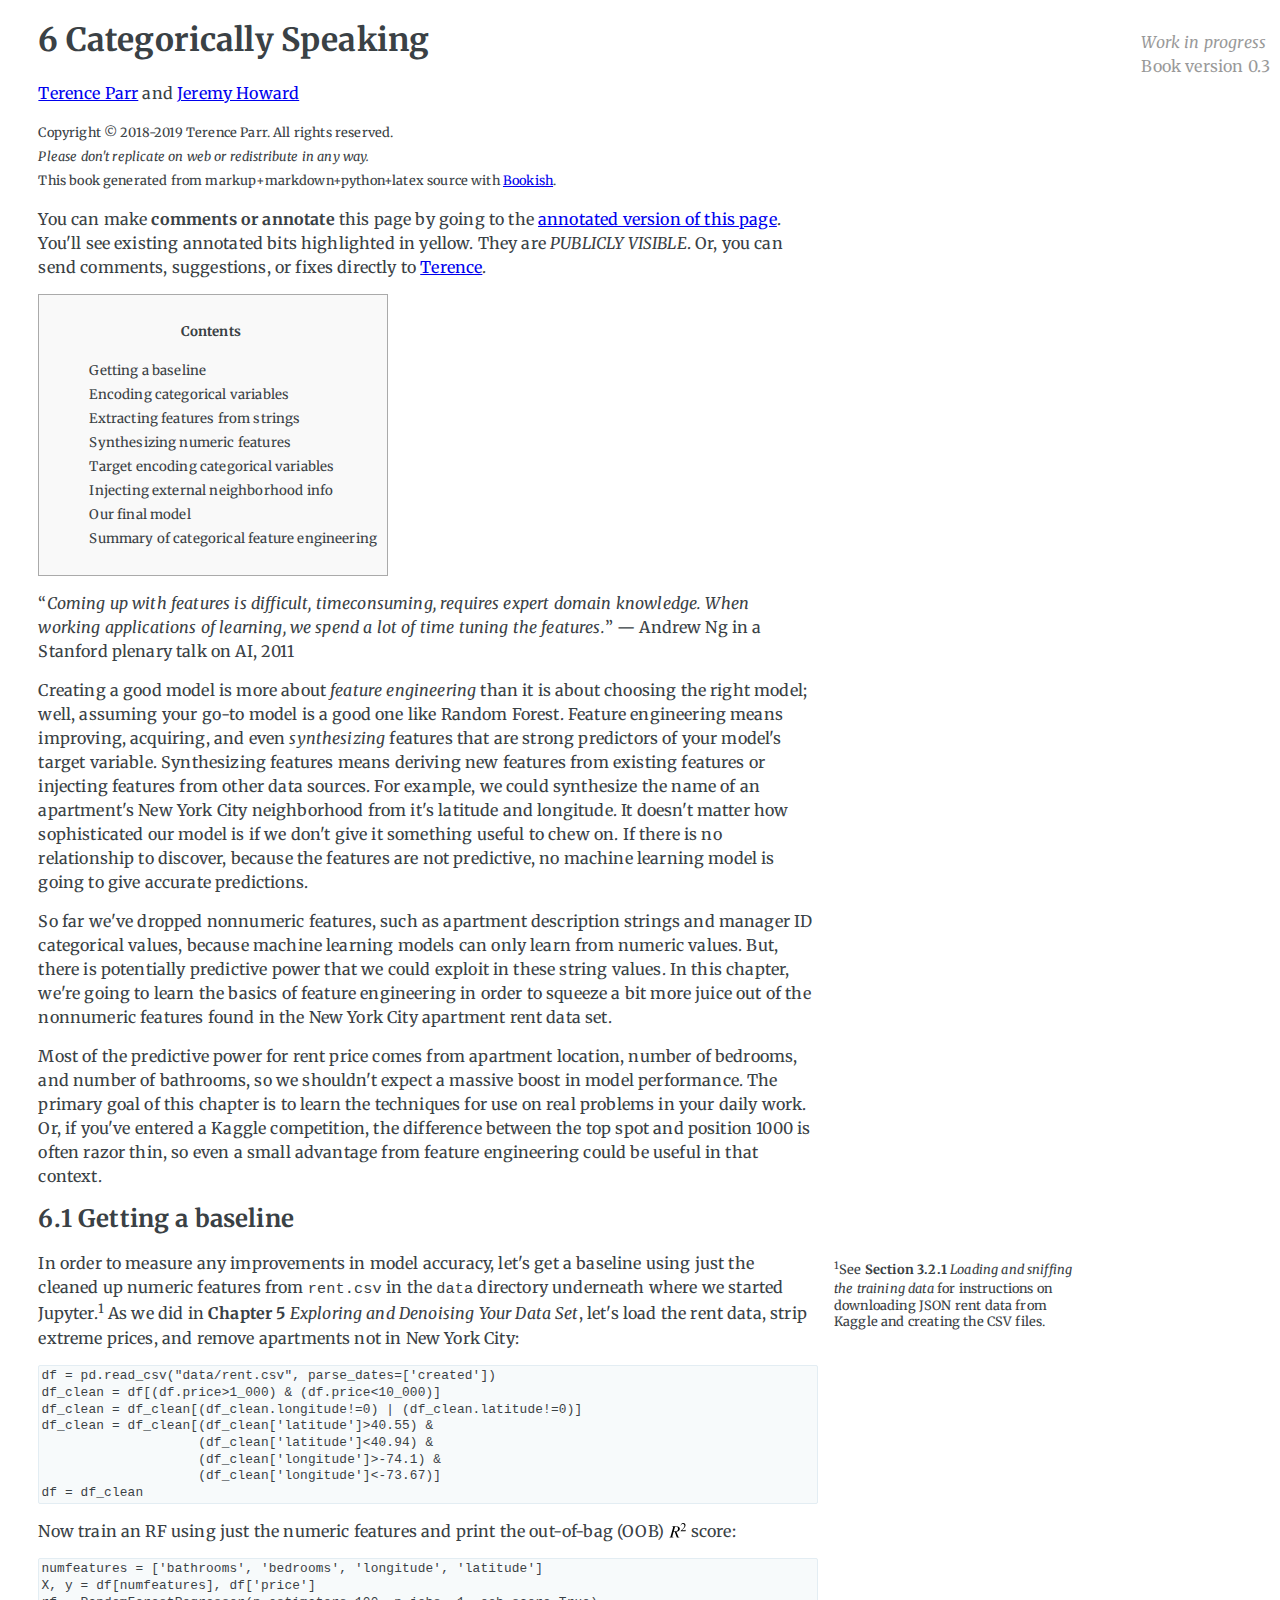
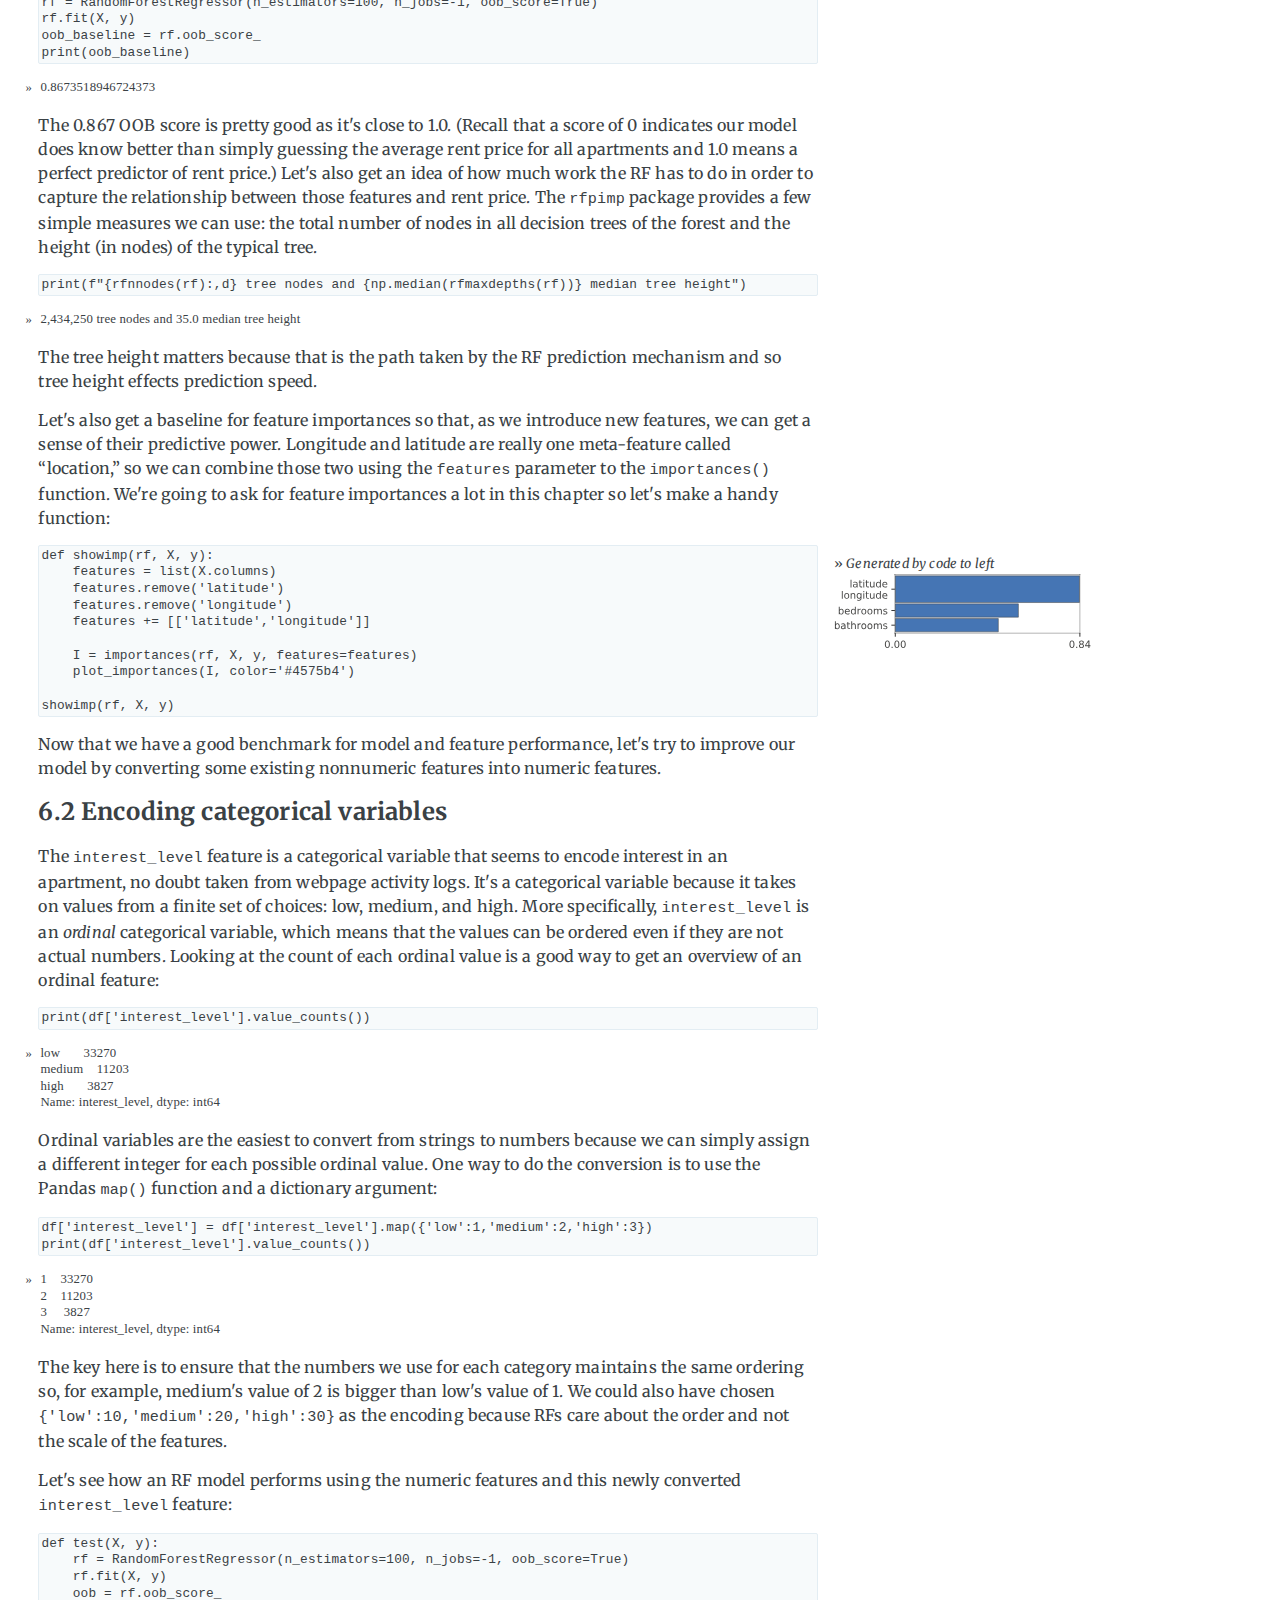
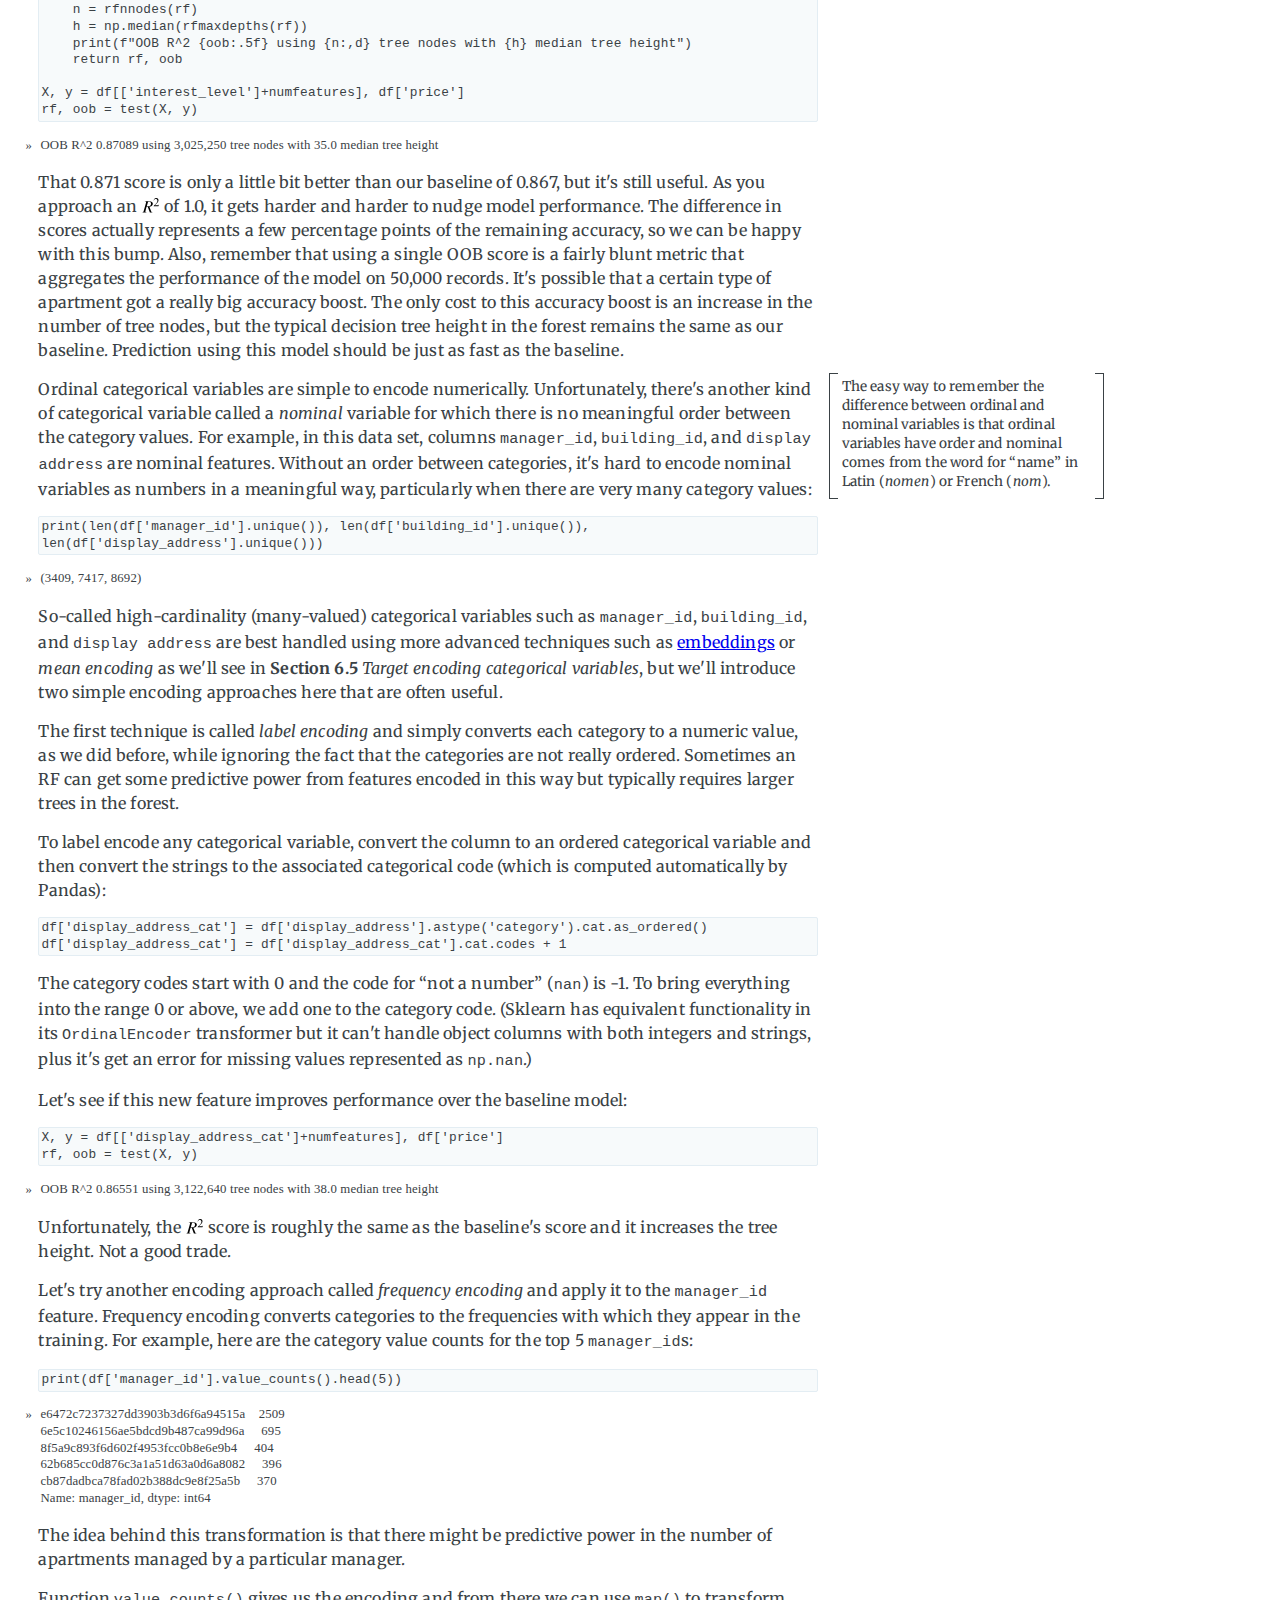
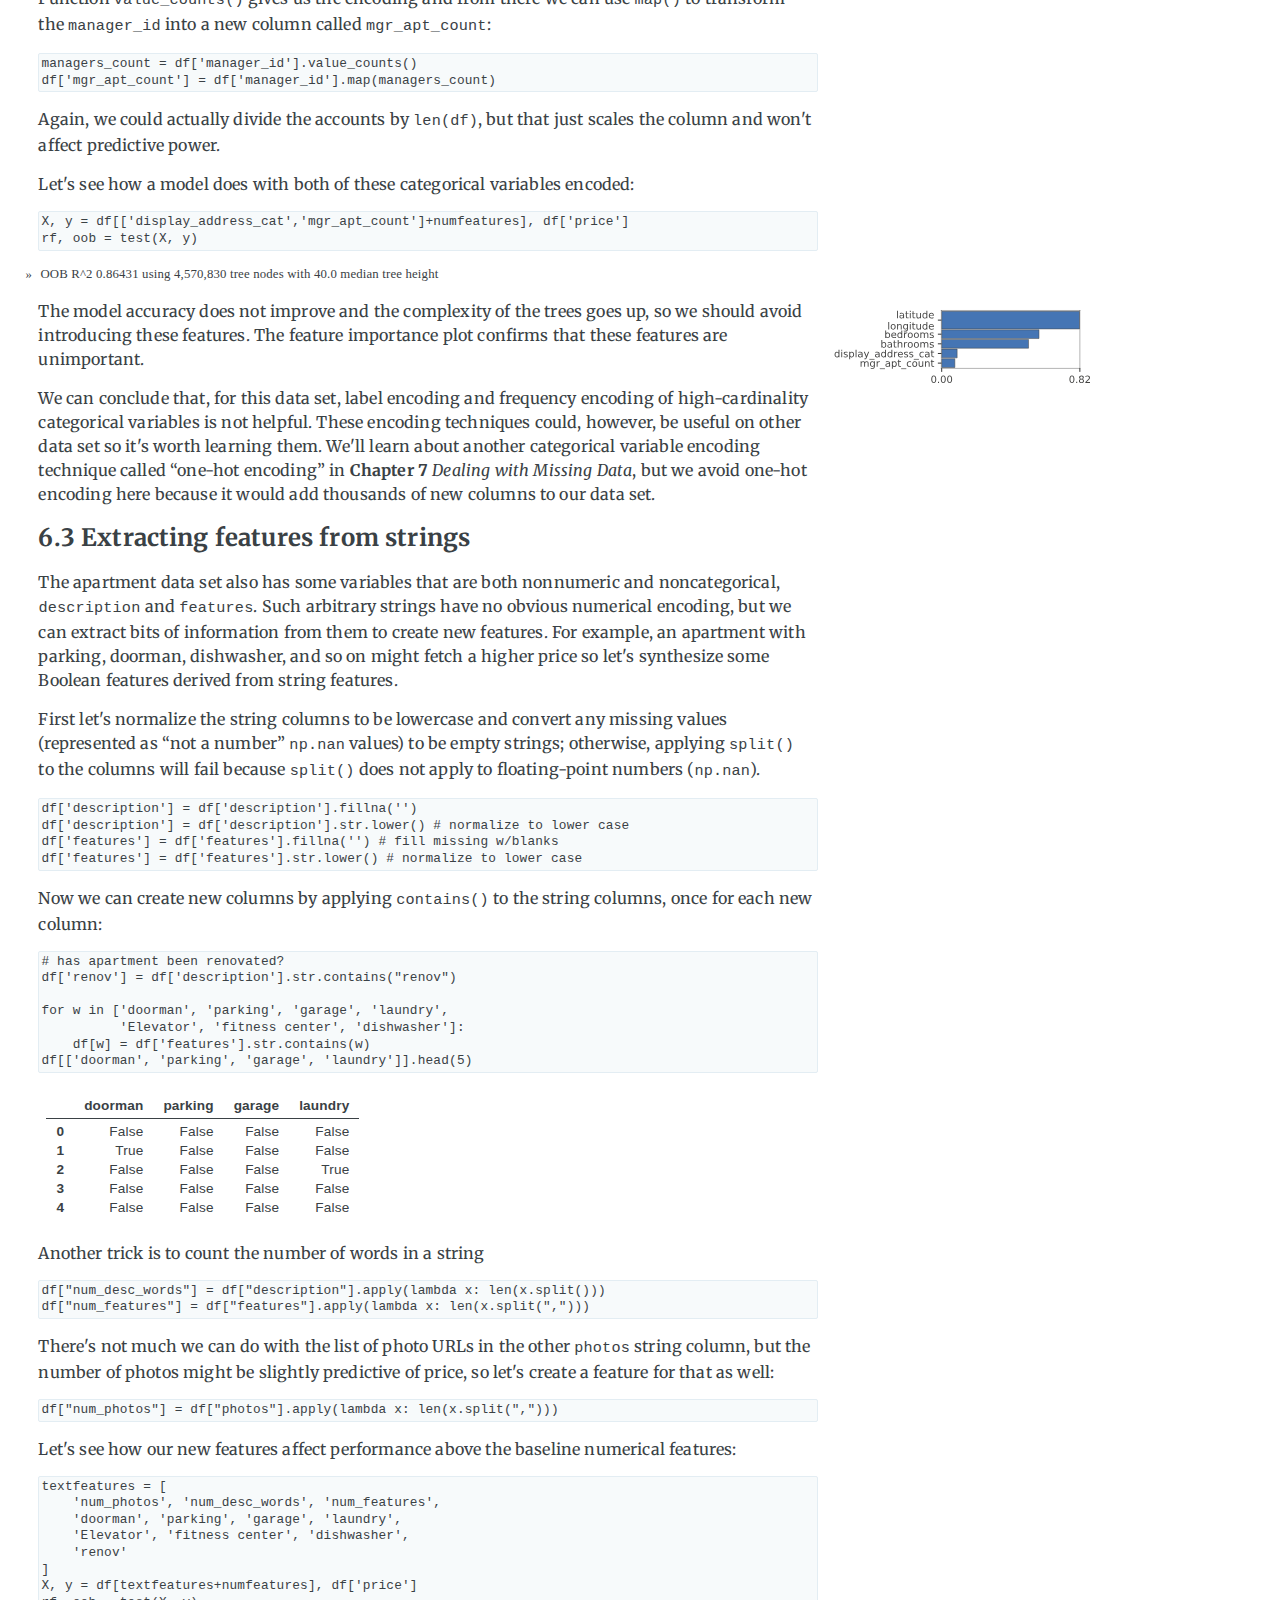
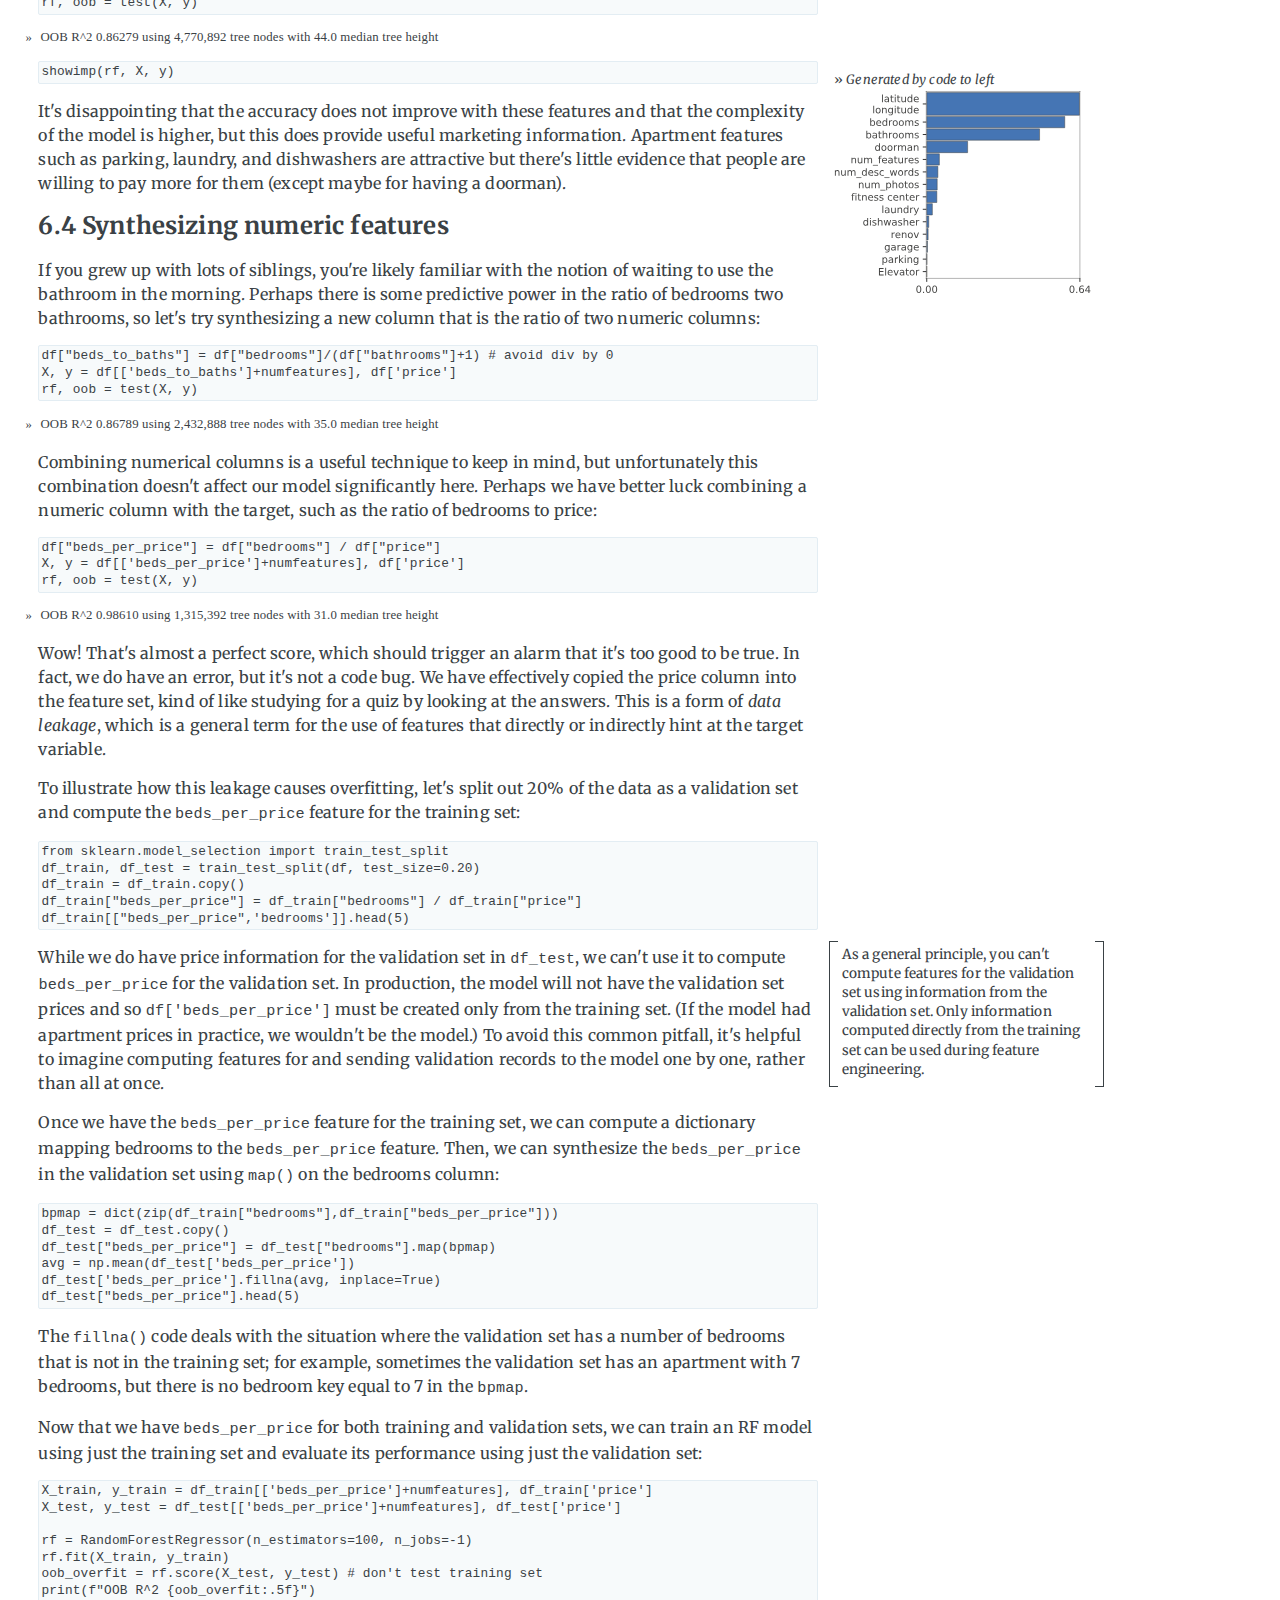
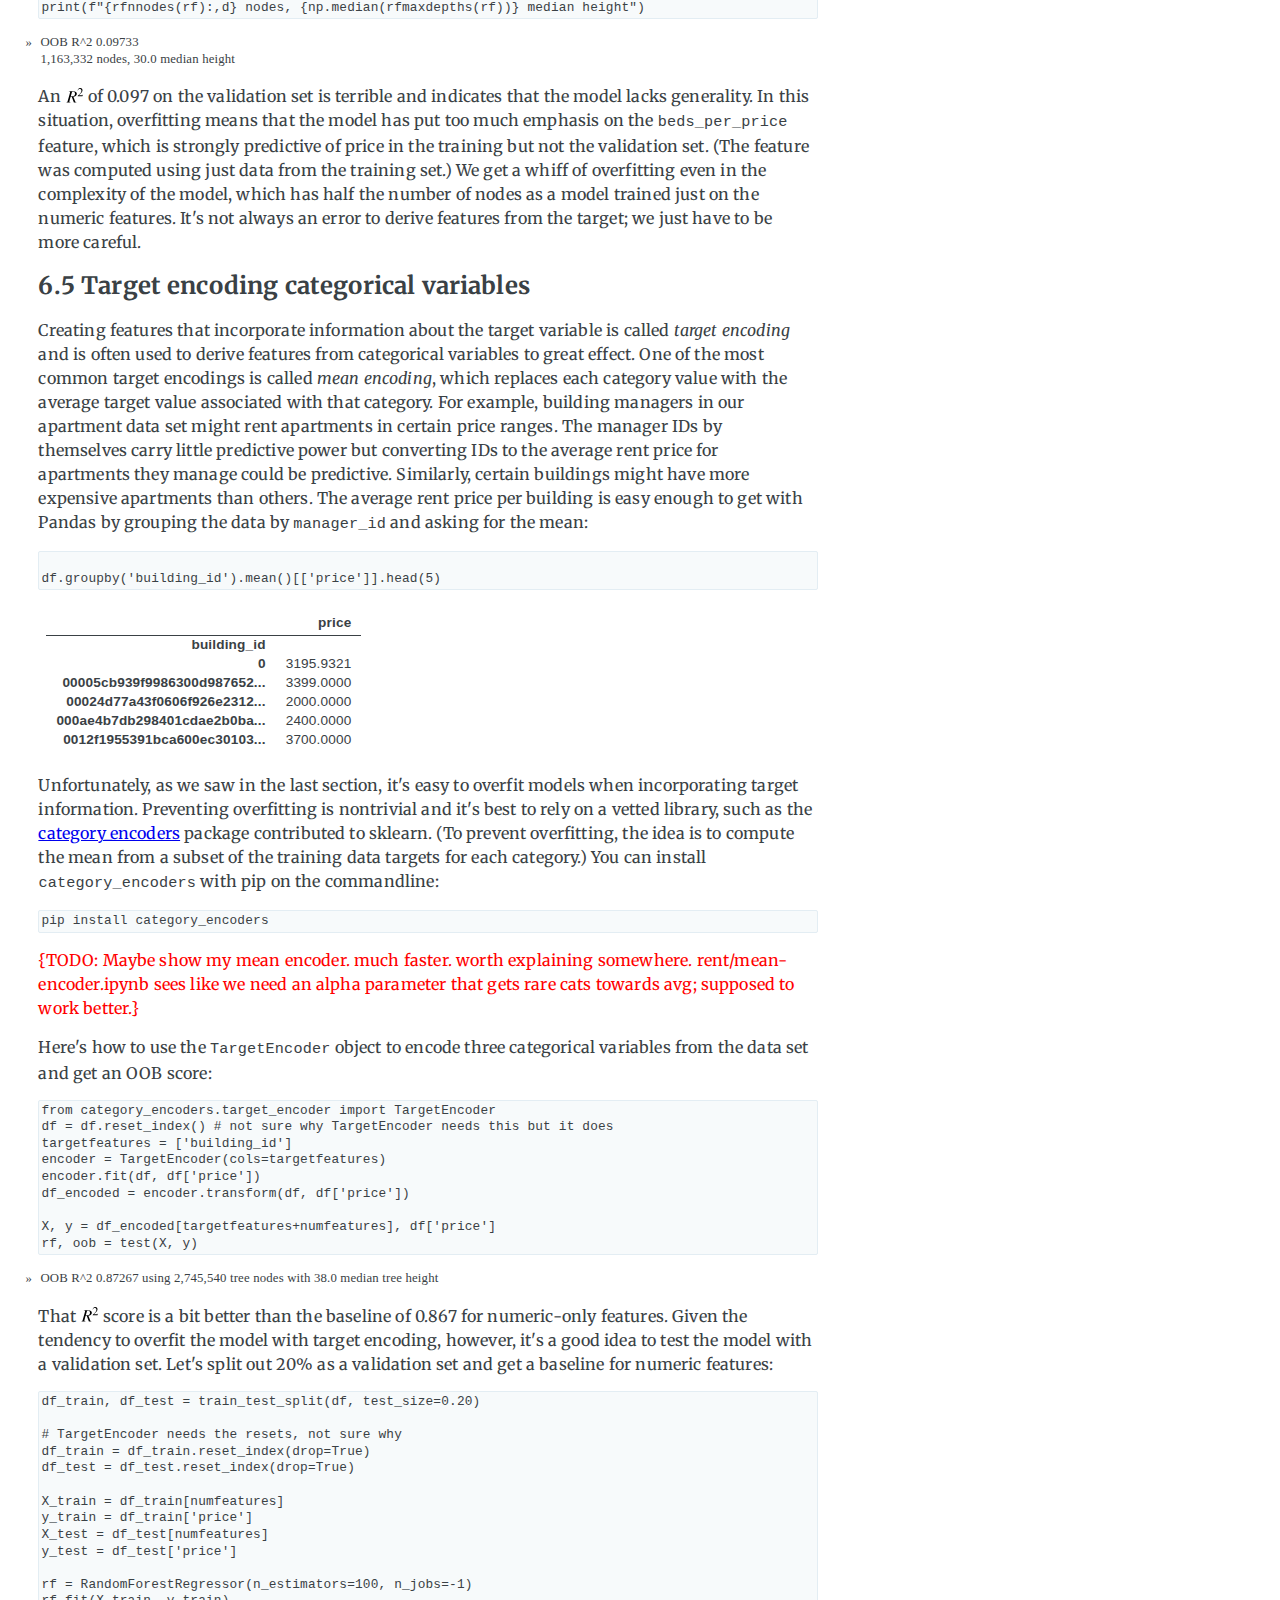
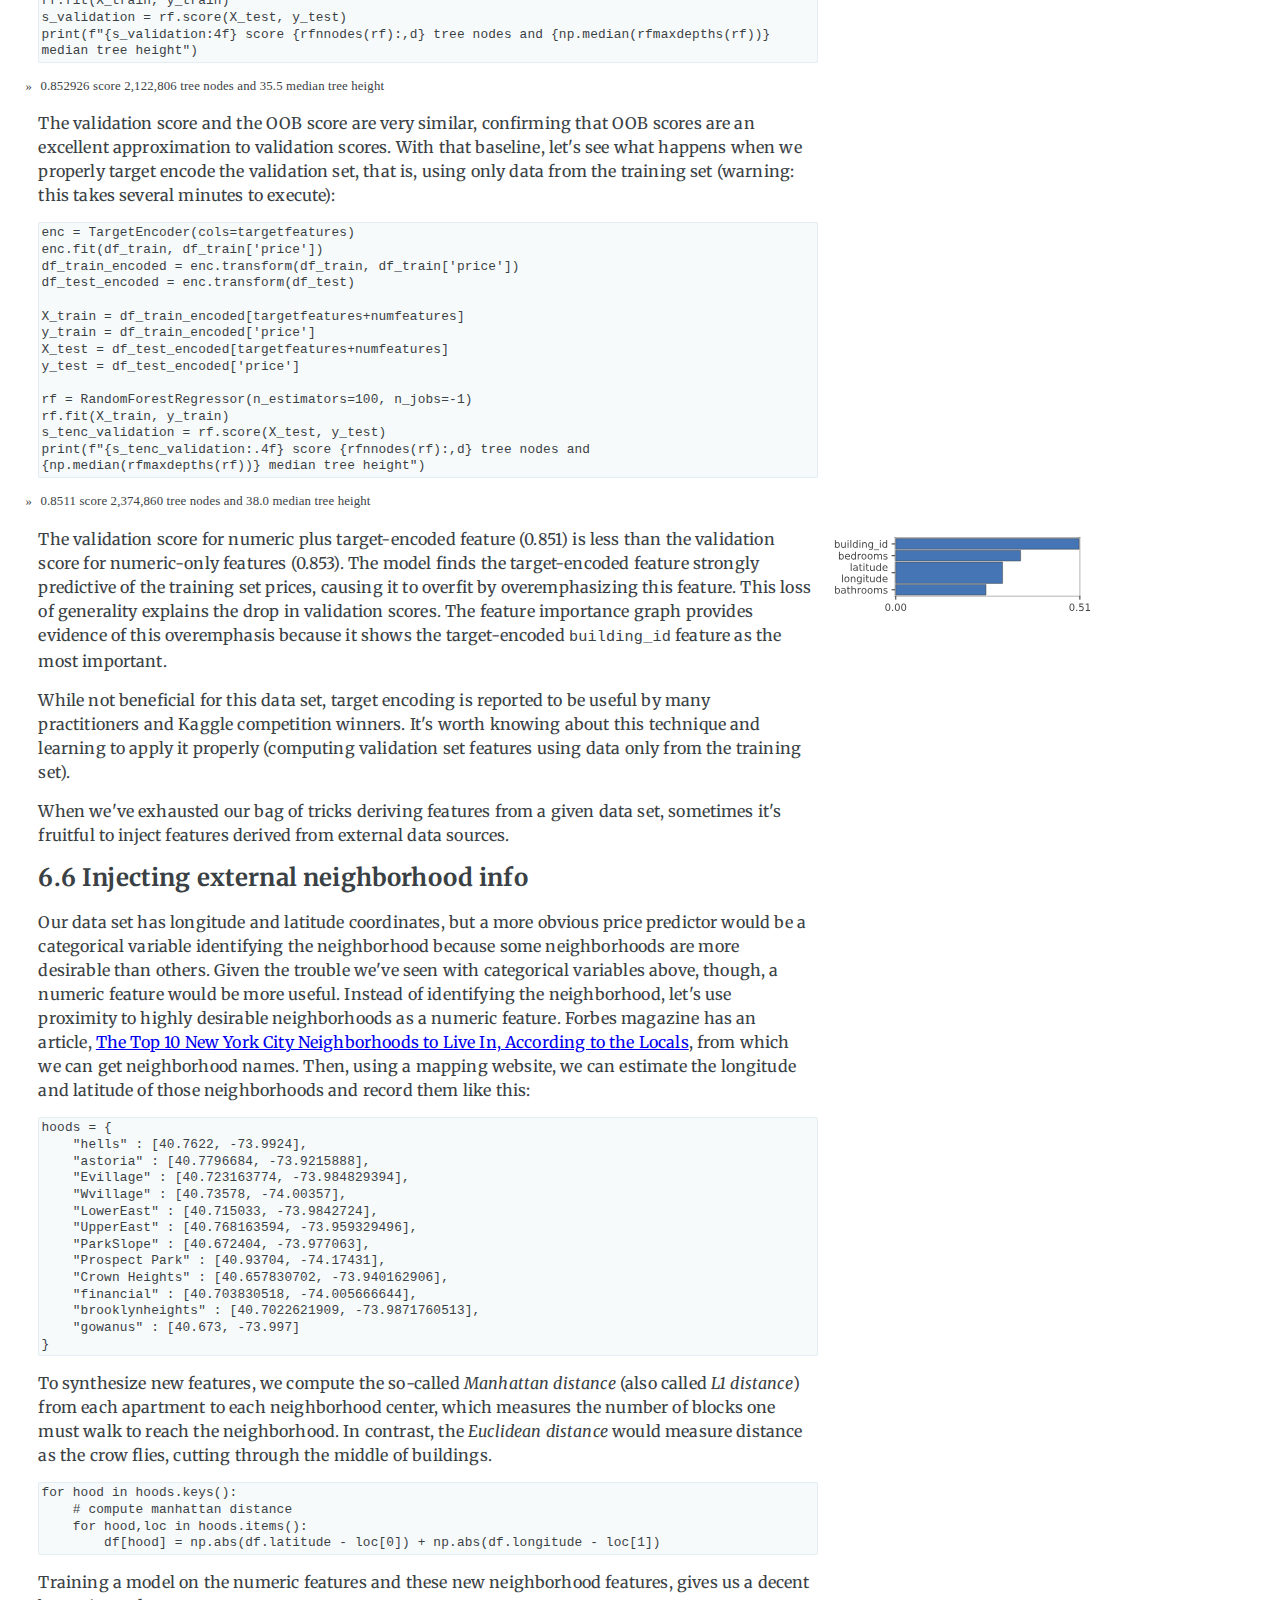
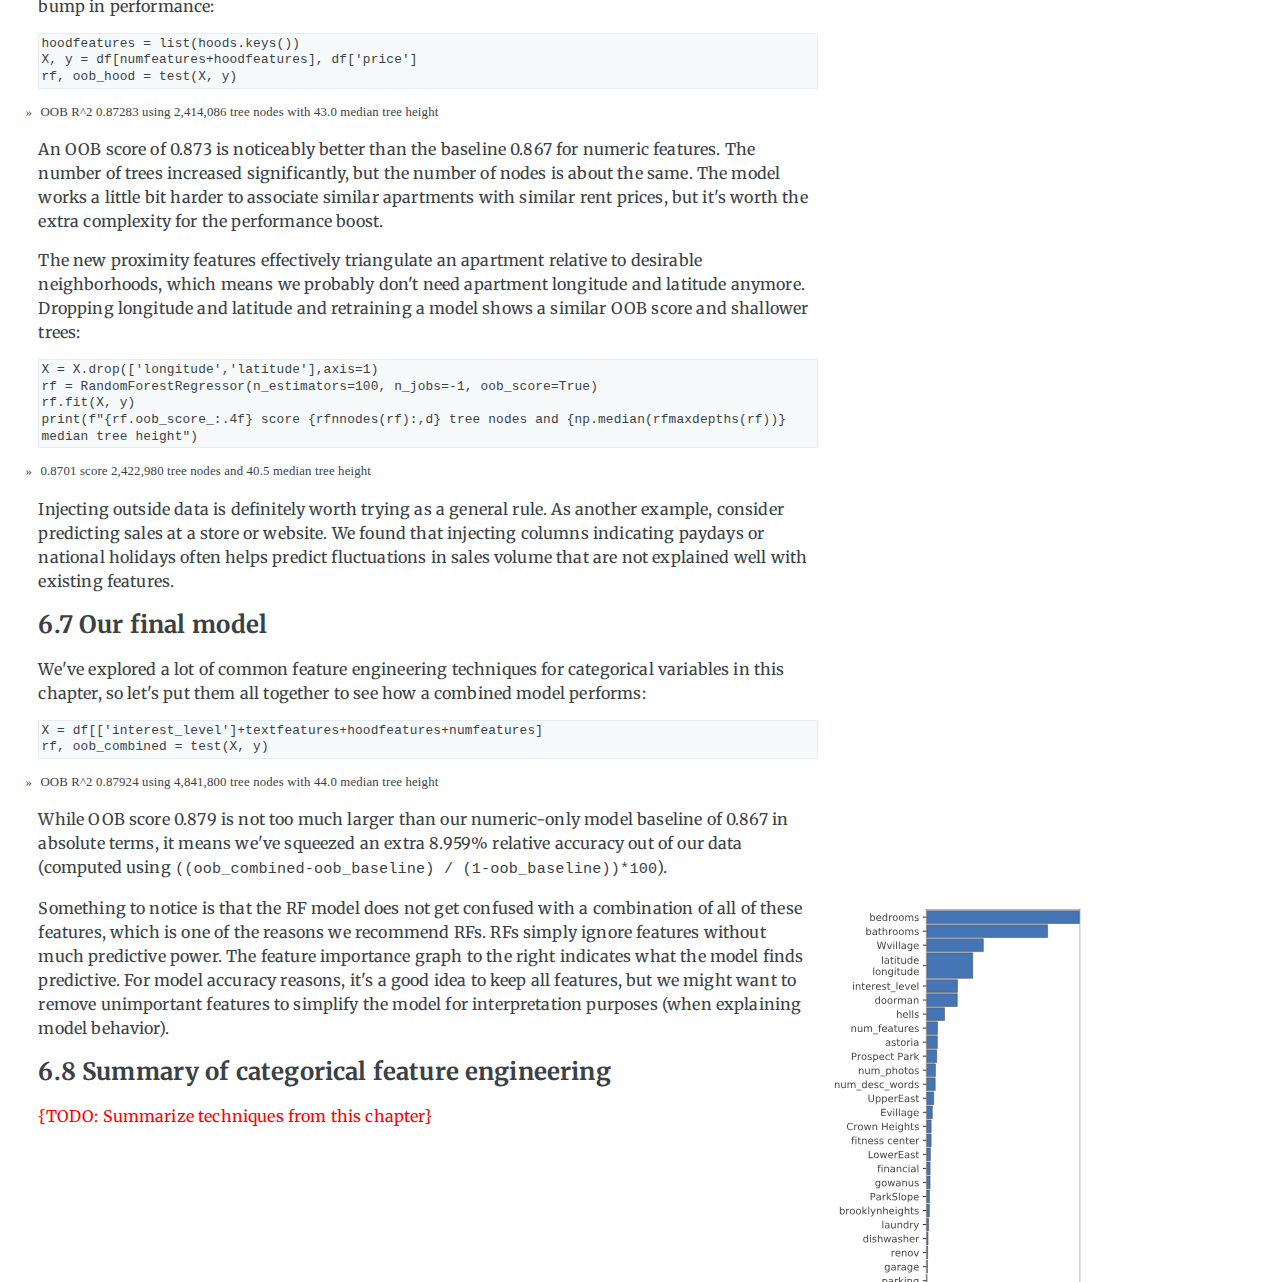
<file: catvars.html>
<!DOCTYPE HTML PUBLIC "-//W3C//DTD HTML 4.01//EN" "http://www.w3.org/TR/html4/strict.dtd">
<html>
<head>
<!-- Global site tag (gtag.js) - Google Analytics -->
<script async src="https://www.googletagmanager.com/gtag/js?id=UA-118361649-2"></script>
<script>
  window.dataLayer = window.dataLayer || [];
  function gtag(){dataLayer.push(arguments);}
  gtag('js', new Date());

  gtag('config', 'UA-118361649-2');
</script>
<meta name="viewport" content="width=device-width, initial-scale=1">
<link rel="stylesheet" type="text/css" href="https://fonts.googleapis.com/css?family=Merriweather:300,700,700italic,300italic|Open+Sans:700,400" />
<link rel="stylesheet" type="text/css" href="css/book.css"/>
<title>Categorically Speaking</title>
<!-- META -->
<!-- LinkedIn meta -->
<meta property='og:title' content="The Mechanics of Machine Learning"/>
<meta property='og:image' content="https://mlbook.explained.ai/images/intro/training.svg">
<meta property='og:description' content="This book is a primer on machine learning for programmers trying to get up to speed quickly."/>
<meta property='og:url' content="https://mlbook.explained.ai"/>

<!-- Facebook meta -->
<meta property="og:type" content="article" />

<!-- Twitter meta -->
<meta name="twitter:title" content="The Mechanics of Machine Learning">
<meta name="twitter:card" content="summary_large_image">
<meta name="twitter:site" content="@the_antlr_guy">
<meta name="twitter:creator" content="@the_antlr_guy">
<meta name="twitter:description" content="This book is a primer on machine learning for programmers trying to get up to speed quickly.">
<meta name="twitter:image" content="https://mlbook.explained.ai/images/intro/training.svg">
<!-- END META -->
</head>
<body>
<div class="watermark">
<i>Work in progress</i><br>
Book version 0.3
</div>

<h1>6 Categorically Speaking</h1>

<p><a href="http://parrt.cs.usfca.edu">Terence Parr</a> and <a href="http://www.fast.ai/about/#jeremy">Jeremy Howard</a></p>

<p></p>

<p style="font-size: 80%">Copyright &copy; 2018-2019 Terence Parr.  All rights reserved.<br><i>Please don't replicate on web or redistribute in any way.</i><br>This book generated from markup+markdown+python+latex source with <a href="https://github.com/parrt/bookish">Bookish</a>.
<p>
<p>
You can make <b>comments or annotate</b> this page by going to the <a id="annotatelink" href="">annotated version of this page</a>. You'll see existing annotated bits highlighted in yellow. They are <i>PUBLICLY VISIBLE</i>. Or, you can send comments, suggestions, or fixes directly to <a href="mailto:parrt@cs.usfca.edu">Terence</a>.
</p>
<script>
var me = window.location.href;
document.getElementById("annotatelink").href = "https://via.hypothes.is/"+me;
</script>
</p>
</p>



<div id="toc">
<p class="toc_title">Contents</p>
<ul>
	<li><a href="#sec:6.1">Getting a baseline</a>
	<ul>
	</ul>
	</li>
	<li><a href="#sec:6.2">Encoding categorical variables</a>
	<ul>
	</ul>
	</li>
	<li><a href="#sec:6.3">Extracting features from strings</a>
	<ul>
	</ul>
	</li>
	<li><a href="#sec:6.4">Synthesizing numeric features</a>
	<ul>
	</ul>
	</li>
	<li><a href="#target-encoding">Target encoding categorical variables</a>
	<ul>
	</ul>
	</li>
	<li><a href="#sec:6.6">Injecting external neighborhood info</a>
	<ul>
	</ul>
	</li>
	<li><a href="#sec:6.7">Our final model</a>
	<ul>
	</ul>
	</li>
	<li><a href="#sec:6.8">Summary of categorical feature engineering</a>
	<ul>
	</ul>
	</li>

</ul>
</div>

<p>&ldquo;<i>Coming up with features is difficult, timeconsuming, requires expert domain knowledge. When working applications of learning, we spend a lot of time tuning the features.</i>&rdquo; &mdash; Andrew Ng in a Stanford plenary talk on AI, 2011</p>
<p>Creating a good model is more about <i>feature engineering</i> than it is about choosing the right model; well, assuming your go-to model is a good one like Random Forest.  Feature engineering means improving, acquiring, and even <i>synthesizing</i> features that are strong predictors of your model's target variable.  Synthesizing features means deriving new features from existing features or injecting features from other data sources. For example, we could synthesize the name of an apartment's New York City neighborhood from it's latitude and longitude.  It doesn't matter how sophisticated our model is if we don't give it something useful to chew on. If there is no relationship to discover, because the features are not predictive, no machine learning model is going to give accurate predictions.</p>

<p>So far we've dropped nonnumeric features, such as apartment description strings and manager ID categorical values, because machine learning models can only learn from numeric values. But, there is potentially predictive power that we could exploit in these string values. In this chapter, we're going to learn the basics of feature engineering in order to squeeze a bit more juice out of the nonnumeric features found in the New York City apartment rent data set.</p>

<p>Most of the predictive power for rent price comes from apartment location, number of bedrooms, and number of bathrooms, so we shouldn't expect a massive boost in model performance. The primary goal of this chapter is to learn the techniques for use on real problems in your daily work. Or, if you've entered a Kaggle competition, the difference between the top spot and position 1000 is often razor thin, so even a small advantage from feature engineering could be useful in that context.</p>



<h2 id="sec:6.1">6.1 Getting a baseline</h2>


<div class="p_wrapper">
<p class=sidenote><span class=sup>1</span>See <b>Section 3.2.1</b> <i>Loading and sniffing the training data</i> for instructions on downloading JSON rent data from Kaggle and creating the CSV files.</p>
<p class=p_left>In order to measure any improvements in model accuracy, let's get a baseline using just the cleaned up numeric features from <span class=inlinecode>rent.csv</span> in the <span class=inlinecode>data</span> directory underneath where we started Jupyter.<span class=sup>1</span> As we did in <b>Chapter 5</b> <i>Exploring and Denoising Your Data Set</i>, let's load the rent data, strip extreme prices, and remove apartments not in New York City:</p>
</div>


<div class="codeblk">df = pd.read_csv("data/rent.csv", parse_dates=['created'])
df_clean = df[(df.price>1_000) & (df.price&lt;10_000)]
df_clean = df_clean[(df_clean.longitude!=0) | (df_clean.latitude!=0)]
df_clean = df_clean[(df_clean['latitude']>40.55) &
                    (df_clean['latitude']&lt;40.94) &
                    (df_clean['longitude']>-74.1) &
                    (df_clean['longitude']&lt;-73.67)]
df = df_clean
</div>


<p>Now train an RF using just the numeric features and print the out-of-bag (OOB) <img style="vertical-align: -0.5pt;" src="images/eqn-E31B458B48DD58470B662E66B9742071-depth000.00.svg"> score:</p>


<div class="codeblk">numfeatures = ['bathrooms', 'bedrooms', 'longitude', 'latitude']
X, y = df[numfeatures], df['price']
rf = RandomForestRegressor(n_estimators=100, n_jobs=-1, oob_score=True)
rf.fit(X, y)
oob_baseline = rf.oob_score_
print(oob_baseline)</div>

<p class="stdout">0.8673518946724373</p>


<p>The 0.867 OOB score is pretty good as it's close to 1.0. (Recall that a score of 0 indicates our model does know better than simply guessing the average rent price for all apartments and 1.0 means a perfect predictor of rent price.) Let's also get an idea of how much work the RF has to do in order to capture the relationship between those features and rent price. The <span class=inlinecode>rfpimp</span> package provides a few simple measures we can use: the total number of nodes in all decision trees of the forest and the height (in nodes) of the typical tree.</p>


<div class="codeblk">print(f"{rfnnodes(rf):,d} tree nodes and {np.median(rfmaxdepths(rf))} median tree height")
</div>

<p class="stdout">2,434,250 tree nodes and 35.0 median tree height
</p>

<p>The tree height matters because that is the path taken by the RF prediction mechanism and so tree height effects prediction speed.</p>

<p>Let's also get a baseline for feature importances so that, as we introduce new features, we can get a sense of their predictive power. Longitude and latitude are really one meta-feature called &ldquo;location,&rdquo; so we can combine those two using the <span class=inlinecode>features</span> parameter to the <span class=inlinecode>importances()</span> function. We're going to ask for feature importances a lot in this chapter so let's make a handy function:</p>
<div class="p_wrapper">
<span class=sidenote>
&#187; <i>Generated by code to left</i><br>
<a href="images/catvars/catvars_cats_6.svg"><img src="images/catvars/catvars_cats_6.svg"
  width="100%"
></a>
</span>


<div class="codeblk">def showimp(rf, X, y):
    features = list(X.columns)
    features.remove('latitude')
    features.remove('longitude')
    features += [['latitude','longitude']]

    I = importances(rf, X, y, features=features)
    plot_importances(I, color='#4575b4')
    
showimp(rf, X, y)</div>
</div> <!-- end div for p_wrapper -->

<p>Now that we have a good benchmark for model and feature performance, let's try to improve our model by converting some existing nonnumeric features into numeric features.</p>



<h2 id="sec:6.2">6.2 Encoding categorical variables</h2>


<p>The <span class=inlinecode>interest_level</span> feature is a categorical variable that seems to encode interest in an apartment, no doubt taken from webpage activity logs.  It's a categorical variable because it takes on values from a finite set of choices: low, medium, and high. More specifically, <span class=inlinecode>interest_level</span> is an <i>ordinal</i> categorical variable, which means that the values can be ordered even if they are not actual numbers.  Looking at the count of each ordinal value is a good way to get an overview of an ordinal feature:</p>


<div class="codeblk">print(df['interest_level'].value_counts())</div>

<p class="stdout">low       33270
medium    11203
high       3827
Name: interest_level, dtype: int64</p>


<p>Ordinal variables are the easiest to convert from strings to numbers because we can simply assign a different integer for each possible ordinal value.  One way to do the conversion is to use the Pandas <span class=inlinecode>map()</span> function and a dictionary argument:</p>


<div class="codeblk">df['interest_level'] = df['interest_level'].map({'low':1,'medium':2,'high':3})
print(df['interest_level'].value_counts())</div>

<p class="stdout">1    33270
2    11203
3     3827
Name: interest_level, dtype: int64</p>


<p>The key here is to ensure that the numbers we use for each category maintains the same ordering so, for example, medium's value of 2 is bigger than low's value of 1. We could also have chosen <span class=inlinecode>{'low':10,'medium':20,'high':30}</span> as the encoding because RFs care about the order and not the scale of the features.</p>

<p>Let's see how an RF model performs using the numeric features and this newly converted <span class=inlinecode>interest_level</span> feature:</p>


<div class="codeblk">def test(X, y):
    rf = RandomForestRegressor(n_estimators=100, n_jobs=-1, oob_score=True)
    rf.fit(X, y)
    oob = rf.oob_score_
    n = rfnnodes(rf)
    h = np.median(rfmaxdepths(rf))
    print(f"OOB R^2 {oob:.5f} using {n:,d} tree nodes with {h} median tree height")
    return rf, oob

X, y = df[['interest_level']+numfeatures], df['price']
rf, oob = test(X, y)
</div>

<p class="stdout">OOB R^2 0.87089 using 3,025,250 tree nodes with 35.0 median tree height
</p>

<p>That 0.871 score is only a little bit better than our baseline of 0.867, but it's still useful. As you approach an <img style="vertical-align: -0.5pt;" src="images/eqn-E31B458B48DD58470B662E66B9742071-depth000.00.svg"> of 1.0, it gets harder and harder to nudge model performance.  The difference in scores actually represents a few percentage points of the remaining accuracy, so we can be happy with this bump.  Also, remember that using a single OOB score is a fairly blunt metric that aggregates the performance of the model on 50,000 records.  It's possible that a certain type of apartment got a really big accuracy boost. The only cost to this accuracy boost is an increase in the number of tree nodes, but the typical decision tree height in the forest remains the same as our baseline.  Prediction using this model should be just as fast as the baseline.</p>

<div class="p_wrapper">
<div class=callout>The easy way to remember the difference between ordinal and nominal variables is that ordinal variables have order and nominal comes from the word for &ldquo;name&rdquo; in Latin (<i>nomen</i>) or French (<i>nom</i>).</div>
<p class=p_left>Ordinal categorical variables are simple to encode numerically. Unfortunately, there's another kind of categorical variable called a <i>nominal</i> variable for which there is no meaningful order between the category values. For example, in this data set, columns <span class=inlinecode>manager_id</span>, <span class=inlinecode>building_id</span>, and <span class=inlinecode>display address</span> are nominal features.  Without an order between categories, it's hard to encode nominal variables as numbers in a meaningful way, particularly when there are very many category values:</p>
</div>


<div class="codeblk">print(len(df['manager_id'].unique()), len(df['building_id'].unique()), len(df['display_address'].unique()))</div>

<p class="stdout">(3409, 7417, 8692)</p>


<p>So-called high-cardinality (many-valued) categorical variables such as <span class=inlinecode>manager_id</span>, <span class=inlinecode>building_id</span>, and <span class=inlinecode>display address</span> are best handled using more advanced techniques such as  <a href="https://developers.google.com/machine-learning/crash-course/embeddings/video-lecture">embeddings</a> or <i>mean encoding</i> as we'll see in <b>Section 6.5</b> <i>Target encoding categorical variables</i>, but we'll introduce two simple encoding approaches here that are often useful.</p>

<p>The first technique is called <i>label encoding</i> and simply converts each category to a numeric value, as we did before, while ignoring the fact that the categories are not really ordered. Sometimes an RF can get some predictive power from features encoded in this way but typically requires larger trees in the forest.</p>

<p>To label encode any categorical variable, convert the column to an ordered categorical variable and then convert the strings to the associated categorical code (which is computed automatically by Pandas):</p>


<div class="codeblk">df['display_address_cat'] = df['display_address'].astype('category').cat.as_ordered()
df['display_address_cat'] = df['display_address_cat'].cat.codes + 1
</div>


<p>The category codes start with 0 and the code for &ldquo;not a number&rdquo; (<span class=inlinecode>nan</span>) is -1. To bring everything into the range 0 or above, we add one to the category code.  (Sklearn has equivalent functionality in its <span class=inlinecode>OrdinalEncoder</span> transformer but it can't handle object columns with both integers and strings, plus it's get an error for missing values represented as <span class=inlinecode>np.nan</span>.)</p>

<p>Let's see if this new feature improves performance over the baseline model:</p>


<div class="codeblk">X, y = df[['display_address_cat']+numfeatures], df['price']
rf, oob = test(X, y)
</div>

<p class="stdout">OOB R^2 0.86551 using 3,122,640 tree nodes with 38.0 median tree height
</p>

<p>Unfortunately, the <img style="vertical-align: -0.5pt;" src="images/eqn-E31B458B48DD58470B662E66B9742071-depth000.00.svg"> score is roughly the same as the baseline's score and it increases the tree height. Not a good trade.</p>

<p>Let's try another encoding approach called <i>frequency encoding</i> and apply it to the <span class=inlinecode>manager_id</span> feature. Frequency encoding converts categories to the frequencies with which they appear in the training. For example, here are the category value counts for the top 5 <span class=inlinecode>manager_id</span>s:</p>


<div class="codeblk">print(df['manager_id'].value_counts().head(5))</div>

<p class="stdout">e6472c7237327dd3903b3d6f6a94515a    2509
6e5c10246156ae5bdcd9b487ca99d96a     695
8f5a9c893f6d602f4953fcc0b8e6e9b4     404
62b685cc0d876c3a1a51d63a0d6a8082     396
cb87dadbca78fad02b388dc9e8f25a5b     370
Name: manager_id, dtype: int64</p>


<p>The idea behind this transformation is that there might be predictive power in the number of apartments managed by a particular manager.</p>

<p>Function <span class=inlinecode>value_counts()</span> gives us the encoding and from there we can use <span class=inlinecode>map()</span> to transform the <span class=inlinecode>manager_id</span> into a new column called <span class=inlinecode>mgr_apt_count</span>:</p>


<div class="codeblk">managers_count = df['manager_id'].value_counts()
df['mgr_apt_count'] = df['manager_id'].map(managers_count)
</div>


<p>Again, we could actually divide the accounts by <span class=inlinecode>len(df)</span>, but that just scales the column and won't affect predictive power.</p>

<p>Let's see how a model does with both of these categorical variables encoded:</p>


<div class="codeblk">X, y = df[['display_address_cat','mgr_apt_count']+numfeatures], df['price']
rf, oob = test(X, y)
</div>

<p class="stdout">OOB R^2 0.86431 using 4,570,830 tree nodes with 40.0 median tree height
</p>
<div class="p_wrapper">
<span class=sidenote>
<a href="images/catvars/catvars_cats_18.svg"><img src="images/catvars/catvars_cats_18.svg"
  width="100%"
></a>
</span>
</div> <!-- end div for p_wrapper -->

<p>The model accuracy does not improve and the complexity of the trees goes up, so we should avoid introducing these features.  The feature importance plot confirms that these features are unimportant.</p>

<p>We can conclude that, for this data set, label encoding and frequency encoding of high-cardinality categorical variables is not helpful. These encoding techniques could, however, be useful on other data set so it's worth learning them. We'll learn about another  categorical variable encoding technique called &ldquo;one-hot encoding&rdquo; in <b>Chapter 7</b> <i>Dealing with Missing Data</i>, but we avoid one-hot encoding here because it would add thousands of new columns to our data set.</p>



<h2 id="sec:6.3">6.3 Extracting features from strings</h2>


<p>The apartment data set also has some variables that are both nonnumeric and noncategorical, <span class=inlinecode>description</span> and <span class=inlinecode>features</span>. Such  arbitrary strings have no obvious numerical encoding, but we can extract bits of information from them to create new features. For example, an apartment with parking, doorman, dishwasher, and so on might fetch a higher price so let's synthesize some Boolean features derived from string features.</p>

<p>First let's normalize the string columns to be lowercase and convert any missing values (represented as &ldquo;not a number&rdquo; <span class=inlinecode>np.nan</span> values) to be empty strings; otherwise, applying <span class=inlinecode>split()</span> to the columns will fail because <span class=inlinecode>split()</span> does not apply to floating-point numbers (<span class=inlinecode>np.nan</span>).</p>


<div class="codeblk">df['description'] = df['description'].fillna('')
df['description'] = df['description'].str.lower() # normalize to lower case
df['features'] = df['features'].fillna('') # fill missing w/blanks
df['features'] = df['features'].str.lower() # normalize to lower case
</div>


<p>Now we can create new columns by applying <span class=inlinecode>contains()</span> to the string columns, once for each new column:</p>


<div class="codeblk"># has apartment been renovated?
df['renov'] = df['description'].str.contains("renov")

for w in ['doorman', 'parking', 'garage', 'laundry', 
          'Elevator', 'fitness center', 'dishwasher']:
    df[w] = df['features'].str.contains(w)
df[['doorman', 'parking', 'garage', 'laundry']].head(5)</div>
<div class="scrollbar_wrapper">
<table class="dataframe dataframe-indexed">
<thead>
	<tr><th>&nbsp;</th><th>doorman</th><th>parking</th><th>garage</th><th>laundry</th></tr>
    <tr><td></td></tr>
</thead>
<tbody>
	<tr>
	<td>0</td><td>False</td><td>False</td><td>False</td><td>False</td>
	</tr>
	<tr>
	<td>1</td><td>True</td><td>False</td><td>False</td><td>False</td>
	</tr>
	<tr>
	<td>2</td><td>False</td><td>False</td><td>False</td><td>True</td>
	</tr>
	<tr>
	<td>3</td><td>False</td><td>False</td><td>False</td><td>False</td>
	</tr>
	<tr>
	<td>4</td><td>False</td><td>False</td><td>False</td><td>False</td>
	</tr>
</tbody>
</table>
</div>
<p>Another trick is to count the number of words in a string</p>


<div class="codeblk">df["num_desc_words"] = df["description"].apply(lambda x: len(x.split()))
df["num_features"] = df["features"].apply(lambda x: len(x.split(",")))
</div>


<p>There's not much we can do with the list of photo URLs in the other <span class=inlinecode>photos</span> string column, but the number of photos might be slightly predictive of price, so let's create a feature for that as well:</p>


<div class="codeblk">df["num_photos"] = df["photos"].apply(lambda x: len(x.split(",")))
</div>


<p>Let's see how our new features affect performance above the baseline numerical features:</p>


<div class="codeblk">textfeatures = [
    'num_photos', 'num_desc_words', 'num_features',
    'doorman', 'parking', 'garage', 'laundry', 
    'Elevator', 'fitness center', 'dishwasher',
    'renov'
]
X, y = df[textfeatures+numfeatures], df['price']
rf, oob = test(X, y)
</div>

<p class="stdout">OOB R^2 0.86279 using 4,770,892 tree nodes with 44.0 median tree height
</p>
<div class="p_wrapper">
<span class=sidenote>
&#187; <i>Generated by code to left</i><br>
<a href="images/catvars/catvars_cats_24.svg"><img src="images/catvars/catvars_cats_24.svg"
  width="100%"
></a>
</span>


<div class="codeblk">showimp(rf, X, y)</div>
</div> <!-- end div for p_wrapper -->

<p>It's disappointing that the accuracy does not improve with these features and that the complexity of the model is higher, but this does provide useful marketing information.  Apartment features such as parking, laundry, and dishwashers are attractive but there's little evidence that people are willing to pay more for them (except maybe for having a doorman).</p>



<h2 id="sec:6.4">6.4 Synthesizing numeric features</h2>


<p>If you grew up with lots of siblings, you're likely familiar with the notion of waiting to use the bathroom in the morning. Perhaps there is some predictive power in the ratio of bedrooms two bathrooms, so let's try synthesizing a new column that is the ratio of two numeric columns:</p>


<div class="codeblk">df["beds_to_baths"] = df["bedrooms"]/(df["bathrooms"]+1) # avoid div by 0
X, y = df[['beds_to_baths']+numfeatures], df['price']
rf, oob = test(X, y)
</div>

<p class="stdout">OOB R^2 0.86789 using 2,432,888 tree nodes with 35.0 median tree height
</p>

<p>Combining numerical columns is a useful technique to keep in mind, but unfortunately this combination doesn't affect our model significantly here.  Perhaps we have better luck combining a numeric column with the target, such as the ratio of bedrooms to price:</p>


<div class="codeblk">df["beds_per_price"] = df["bedrooms"] / df["price"]
X, y = df[['beds_per_price']+numfeatures], df['price']
rf, oob = test(X, y)
</div>

<p class="stdout">OOB R^2 0.98610 using 1,315,392 tree nodes with 31.0 median tree height
</p>

<p>Wow! That's almost a perfect score, which should trigger an alarm that it's too good to be true. In fact, we do have an error, but it's not a code bug. We have effectively copied the price  column into the feature set, kind of like studying for a quiz by looking at the answers. This is a form of <i>data leakage</i>, which is a general term for the use of  features that directly or indirectly hint at the target variable.</p>

<p>To illustrate how this leakage causes overfitting, let's split out 20% of the data as a validation set and compute the <span class=inlinecode>beds_per_price</span> feature for the training set:</p>


<div class="codeblk">from sklearn.model_selection import train_test_split
df_train, df_test = train_test_split(df, test_size=0.20)
df_train = df_train.copy()
df_train["beds_per_price"] = df_train["bedrooms"] / df_train["price"]
df_train[["beds_per_price",'bedrooms']].head(5)
</div>


<div class="p_wrapper">
<div class=callout>As a general principle, you can't compute features for the validation set using information from the validation set. Only information computed directly from the training set can be used during feature engineering.</div>
<p class=p_left>While we do have price information for the validation set in <span class=inlinecode>df_test</span>, we can't use it to compute <span class=inlinecode>beds_per_price</span> for the validation set.  In production, the model will not have the validation set prices and so <span class=inlinecode>df['beds_per_price']</span> must be created only from the training set. (If the model had apartment prices in practice, we wouldn't be the model.)  To avoid this common pitfall,  it's helpful to imagine computing features for and sending validation records to the model one by one, rather than all at once.</p>
</div>

<p>Once we have the <span class=inlinecode>beds_per_price</span> feature for the training set, we can compute a dictionary mapping bedrooms to the <span class=inlinecode>beds_per_price</span> feature. Then, we can synthesize the <span class=inlinecode>beds_per_price</span> in the validation set using <span class=inlinecode>map()</span> on the bedrooms column:</p>


<div class="codeblk">bpmap = dict(zip(df_train["bedrooms"],df_train["beds_per_price"]))
df_test = df_test.copy()
df_test["beds_per_price"] = df_test["bedrooms"].map(bpmap)
avg = np.mean(df_test['beds_per_price'])
df_test['beds_per_price'].fillna(avg, inplace=True)
df_test["beds_per_price"].head(5)
</div>


<p>The <span class=inlinecode>fillna()</span> code deals with the situation where the validation set has a number of bedrooms that is not in the training set; for example, sometimes the validation set has an apartment with 7 bedrooms, but there is no bedroom key equal to 7 in the <span class=inlinecode>bpmap</span>.</p>

<p>Now that we have <span class=inlinecode>beds_per_price</span> for both training and validation sets, we can train an RF model using just the training set and evaluate its performance using just the validation set:</p>


<div class="codeblk">X_train, y_train = df_train[['beds_per_price']+numfeatures], df_train['price']
X_test, y_test = df_test[['beds_per_price']+numfeatures], df_test['price']

rf = RandomForestRegressor(n_estimators=100, n_jobs=-1)
rf.fit(X_train, y_train)
oob_overfit = rf.score(X_test, y_test) # don't test training set
print(f"OOB R^2 {oob_overfit:.5f}")
print(f"{rfnnodes(rf):,d} nodes, {np.median(rfmaxdepths(rf))} median height")
</div>

<p class="stdout">OOB R^2 0.09733
1,163,332 nodes, 30.0 median height
</p>

<p>An <img style="vertical-align: -0.5pt;" src="images/eqn-E31B458B48DD58470B662E66B9742071-depth000.00.svg"> of 0.097 on the validation set is terrible and indicates that the model lacks generality.  In this situation, overfitting means that the model has put too much emphasis on the <span class=inlinecode>beds_per_price</span> feature, which is strongly predictive of price in the training but not the validation set. (The feature was computed using just data from the training set.)  We get a whiff of overfitting even in the complexity of the model, which has half the number of nodes as a model trained just on the numeric features.  It's not always an error to derive features from the target; we just have to be more careful.</p>



<h2 id="target-encoding">6.5 Target encoding categorical variables</h2>


<p>Creating features that incorporate information about the target variable is called <i>target encoding</i> and is often used to derive features from categorical variables to great effect.  One of the most common target encodings is called <i>mean encoding</i>, which replaces each category value with the average target value associated with that category. For example, building managers in our apartment data set might rent apartments in certain price ranges. The manager IDs by themselves carry little predictive power but converting IDs to the average rent price for apartments they manage could be predictive. Similarly, certain buildings might have more expensive apartments than others. The average rent price per building is easy enough to get with Pandas by grouping the data by <span class=inlinecode>manager_id</span> and asking for the mean:</p>


<div class="codeblk">
df.groupby('building_id').mean()[['price']].head(5)</div>
<div class="scrollbar_wrapper">
<table class="dataframe dataframe-indexed">
<thead>
	<tr><th>&nbsp;</th><th>price</th></tr>
    <tr><td>building_id</td></tr>
</thead>
<tbody>
	<tr>
	<td>0</td><td>3195.9321</td>
	</tr>
	<tr>
	<td>00005cb939f9986300d987652...</td><td>3399.0000</td>
	</tr>
	<tr>
	<td>00024d77a43f0606f926e2312...</td><td>2000.0000</td>
	</tr>
	<tr>
	<td>000ae4b7db298401cdae2b0ba...</td><td>2400.0000</td>
	</tr>
	<tr>
	<td>0012f1955391bca600ec30103...</td><td>3700.0000</td>
	</tr>
</tbody>
</table>
</div>
<p>Unfortunately, as we saw in the last section, it's easy to overfit models when incorporating target information.  Preventing overfitting is nontrivial and it's best to rely on a vetted library, such as the <a href="http://contrib.scikit-learn.org/categorical-encoding/">category_encoders</a> package contributed to sklearn. (To prevent overfitting, the idea is to compute the mean from a subset of the training data targets for each category.) You can install <span class=inlinecode>category_encoders</span> with pip on the commandline:</p>


<div class="codeblk">pip install category_encoders</div>


<p><span style="color: red">{TODO: Maybe show my mean encoder. much faster. worth explaining somewhere. rent/mean-encoder.ipynb  sees like we need an alpha parameter that gets rare cats towards avg; supposed to work better.}</span></p>

<p>Here's how to use the <span class=inlinecode>TargetEncoder</span> object to encode three categorical variables from the data set and get an OOB score:</p>


<div class="codeblk">from category_encoders.target_encoder import TargetEncoder
df = df.reset_index() # not sure why TargetEncoder needs this but it does
targetfeatures = ['building_id']
encoder = TargetEncoder(cols=targetfeatures)
encoder.fit(df, df['price'])
df_encoded = encoder.transform(df, df['price'])

X, y = df_encoded[targetfeatures+numfeatures], df['price']
rf, oob = test(X, y)
</div>

<p class="stdout">OOB R^2 0.87267 using 2,745,540 tree nodes with 38.0 median tree height
</p>

<p>That <img style="vertical-align: -0.5pt;" src="images/eqn-E31B458B48DD58470B662E66B9742071-depth000.00.svg"> score is a bit better than the baseline of 0.867 for numeric-only features. Given the tendency to overfit the model with target encoding, however, it's a good idea to test the model with a validation set. Let's split out 20% as a validation set and get a baseline for numeric features:</p>


<div class="codeblk">df_train, df_test = train_test_split(df, test_size=0.20)

# TargetEncoder needs the resets, not sure why
df_train = df_train.reset_index(drop=True)
df_test = df_test.reset_index(drop=True)

X_train = df_train[numfeatures]
y_train = df_train['price']
X_test = df_test[numfeatures]
y_test = df_test['price']

rf = RandomForestRegressor(n_estimators=100, n_jobs=-1)
rf.fit(X_train, y_train)
s_validation = rf.score(X_test, y_test)
print(f"{s_validation:4f} score {rfnnodes(rf):,d} tree nodes and {np.median(rfmaxdepths(rf))} median tree height")
</div>

<p class="stdout">0.852926 score 2,122,806 tree nodes and 35.5 median tree height
</p>

<p>The validation score and the OOB score are very similar, confirming that OOB scores are an excellent approximation to validation scores. With that baseline, let's see what happens when we properly target encode the validation set, that is, using only data from the training set (warning: this takes several minutes to execute):</p>


<div class="codeblk">enc = TargetEncoder(cols=targetfeatures)
enc.fit(df_train, df_train['price'])
df_train_encoded = enc.transform(df_train, df_train['price'])
df_test_encoded = enc.transform(df_test)

X_train = df_train_encoded[targetfeatures+numfeatures]
y_train = df_train_encoded['price']
X_test = df_test_encoded[targetfeatures+numfeatures]
y_test = df_test_encoded['price']

rf = RandomForestRegressor(n_estimators=100, n_jobs=-1)
rf.fit(X_train, y_train)
s_tenc_validation = rf.score(X_test, y_test)
print(f"{s_tenc_validation:.4f} score {rfnnodes(rf):,d} tree nodes and {np.median(rfmaxdepths(rf))} median tree height")
</div>

<p class="stdout">0.8511 score 2,374,860 tree nodes and 38.0 median tree height
</p>
<div class="p_wrapper">
<span class=sidenote>
<a href="images/catvars/catvars_targencode_6.svg"><img src="images/catvars/catvars_targencode_6.svg"
  width="100%"
></a>
</span>
</div> <!-- end div for p_wrapper -->

<p>The validation score for numeric plus target-encoded feature (0.851) is less than the validation score for numeric-only features (0.853). The model finds the target-encoded feature strongly predictive of the training set prices, causing it to overfit by overemphasizing this feature. This loss of generality explains the drop in validation scores. The feature importance graph provides evidence of this overemphasis because it shows the target-encoded <span class=inlinecode>building_id</span> feature as the most important.</p>

<p>While not beneficial for this data set, target encoding is reported to be useful by many practitioners and Kaggle competition winners. It's worth knowing about this technique and learning to apply it properly (computing validation set features using data only from the training set). </p>

<p>When we've exhausted our bag of tricks deriving features from a given data set, sometimes it's fruitful to inject features derived from external data sources.</p>



<h2 id="sec:6.6">6.6 Injecting external neighborhood info</h2>


<p>Our data set has longitude and latitude coordinates, but a more obvious price predictor would be a categorical variable identifying the neighborhood because some neighborhoods are more desirable than others.  Given the trouble we've seen with categorical variables above, though, a numeric feature would be more useful. Instead of identifying the neighborhood, let's use proximity to highly desirable neighborhoods as a numeric feature. Forbes magazine has an article, <a href="https://www.forbes.com/sites/trulia/2016/10/04/the-top-10-new-york-city-neighborhoods-to-live-in-according-to-the-locals/#17bf6ff41494">The Top 10 New York City Neighborhoods to Live In, According to the Locals</a>, from which we can get neighborhood names. Then, using a mapping website, we can estimate the longitude and latitude of those neighborhoods and record them like this:</p>


<div class="codeblk">hoods = {
    "hells" : [40.7622, -73.9924],
    "astoria" : [40.7796684, -73.9215888],
    "Evillage" : [40.723163774, -73.984829394],
    "Wvillage" : [40.73578, -74.00357],
    "LowerEast" : [40.715033, -73.9842724],
    "UpperEast" : [40.768163594, -73.959329496],
    "ParkSlope" : [40.672404, -73.977063],
    "Prospect Park" : [40.93704, -74.17431],
    "Crown Heights" : [40.657830702, -73.940162906],
    "financial" : [40.703830518, -74.005666644],
    "brooklynheights" : [40.7022621909, -73.9871760513],
    "gowanus" : [40.673, -73.997]
}
</div>


<p>To synthesize new features, we compute the so-called <i>Manhattan distance</i> (also called <i>L1 distance</i>) from each apartment to each neighborhood center, which measures the number of blocks one must walk to reach the neighborhood. In contrast, the <i>Euclidean distance</i> would measure distance as the crow flies, cutting through the middle of buildings.</p>


<div class="codeblk">for hood in hoods.keys():
    # compute manhattan distance
    for hood,loc in hoods.items():
        df[hood] = np.abs(df.latitude - loc[0]) + np.abs(df.longitude - loc[1])
</div>


<p>Training a model on the numeric features and these new neighborhood features, gives us a decent bump in performance:</p>


<div class="codeblk">hoodfeatures = list(hoods.keys())
X, y = df[numfeatures+hoodfeatures], df['price']
rf, oob_hood = test(X, y)
</div>

<p class="stdout">OOB R^2 0.87283 using 2,414,086 tree nodes with 43.0 median tree height
</p>

<p>An OOB score of 0.873  is noticeably better than the baseline 0.867 for numeric features. The number of trees increased significantly, but the number of nodes is about the same. The model works a little bit harder to associate  similar apartments with similar rent prices, but it's worth the extra complexity for the performance boost.</p>

<p>The new proximity features effectively triangulate an apartment relative to desirable neighborhoods, which means we probably don't need  apartment longitude and latitude anymore. Dropping longitude and latitude and retraining a model shows a similar OOB score and shallower trees:</p>


<div class="codeblk">X = X.drop(['longitude','latitude'],axis=1)
rf = RandomForestRegressor(n_estimators=100, n_jobs=-1, oob_score=True)
rf.fit(X, y)
print(f"{rf.oob_score_:.4f} score {rfnnodes(rf):,d} tree nodes and {np.median(rfmaxdepths(rf))} median tree height")
</div>

<p class="stdout">0.8701 score 2,422,980 tree nodes and 40.5 median tree height
</p>

<p>Injecting outside data is definitely worth trying as a general rule.  As another example, consider predicting sales at a store or website. We found that injecting columns  indicating paydays or national holidays often helps predict fluctuations in sales volume that are not explained well with existing features.</p>



<h2 id="sec:6.7">6.7 Our final model</h2>


<p>We've explored a lot of common feature engineering techniques for categorical variables in this chapter, so let's put them all together to see how a combined model performs:</p>


<div class="codeblk">X = df[['interest_level']+textfeatures+hoodfeatures+numfeatures]
rf, oob_combined = test(X, y)
</div>

<p class="stdout">OOB R^2 0.87924 using 4,841,800 tree nodes with 44.0 median tree height
</p>

<p>While OOB score 0.879 is not too much larger than our numeric-only model baseline of 0.867 in absolute terms, it means we've squeezed  an extra 8.959% relative accuracy out of our data (computed using <span class=inlinecode>((oob_combined-oob_baseline) / (1-oob_baseline))*100</span>).</p>
<div class="p_wrapper">
<span class=sidenote>
<a href="images/catvars/catvars_cats_42.svg"><img src="images/catvars/catvars_cats_42.svg"
  width="100%"
></a>
</span>
</div> <!-- end div for p_wrapper -->

<p>Something to notice is that the RF model does not get confused with a combination of all of these features, which is one of the reasons we recommend RFs. RFs simply ignore features without much predictive power. The feature importance graph to the right indicates what the model finds predictive.  For model accuracy reasons, it's a good idea to keep all features, but we might want to remove unimportant features to simplify the model for interpretation purposes (when explaining model behavior).</p>



<h2 id="sec:6.8">6.8 Summary of categorical feature engineering</h2>


<p><span style="color: red">{TODO: Summarize techniques from this chapter}</span></p>



</body>
</html>
</file>
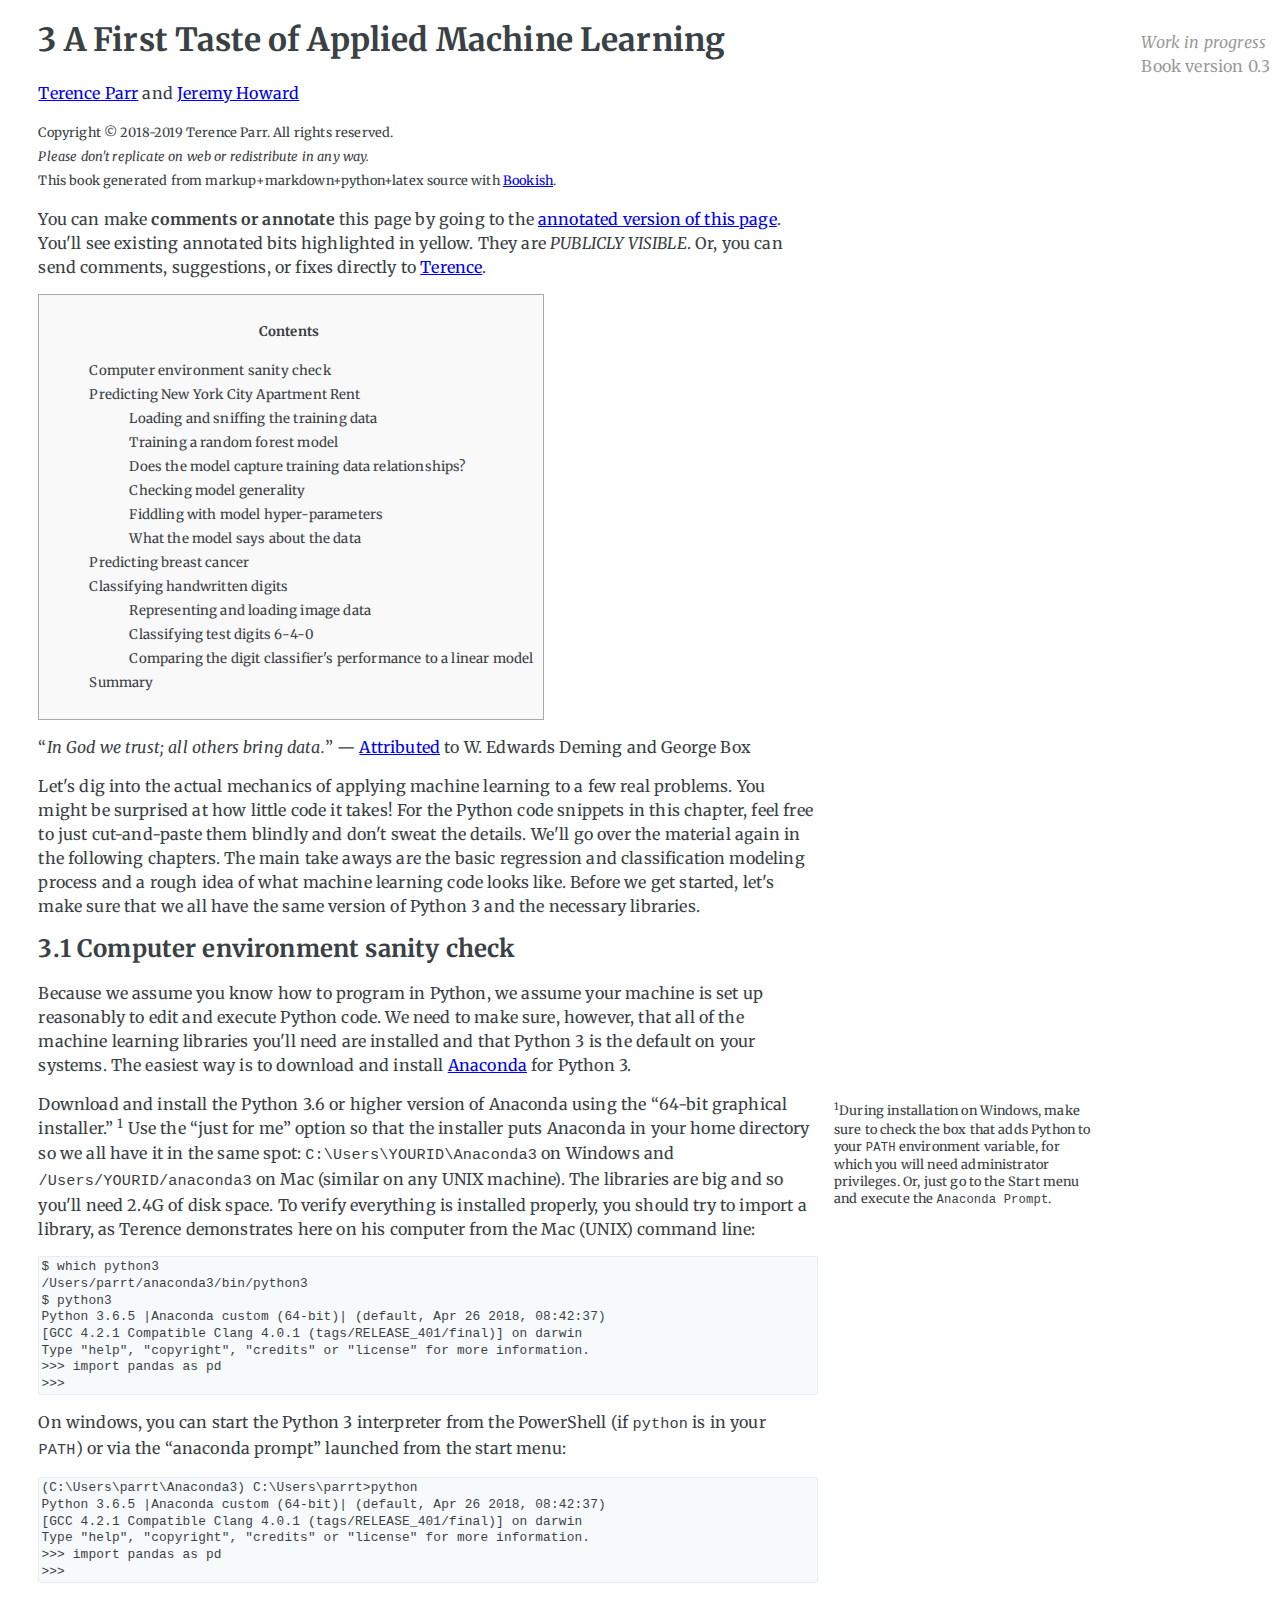
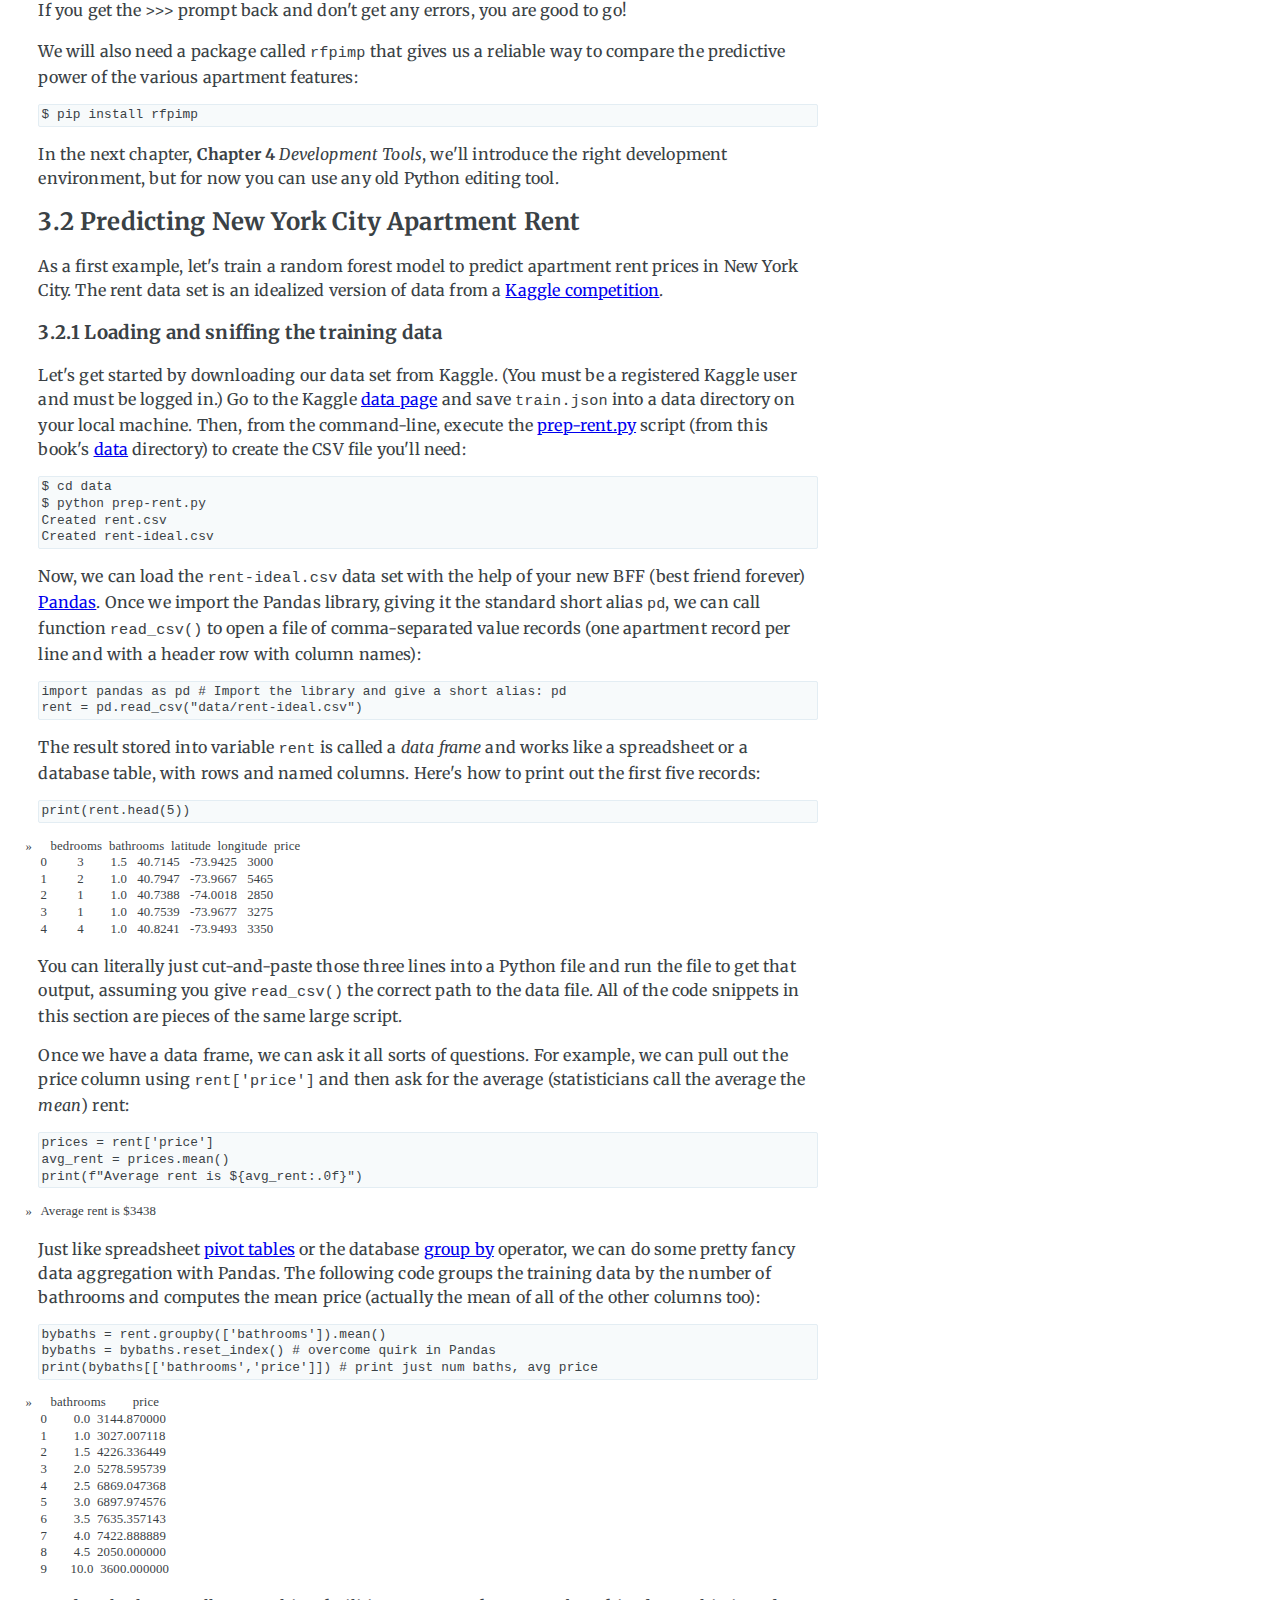
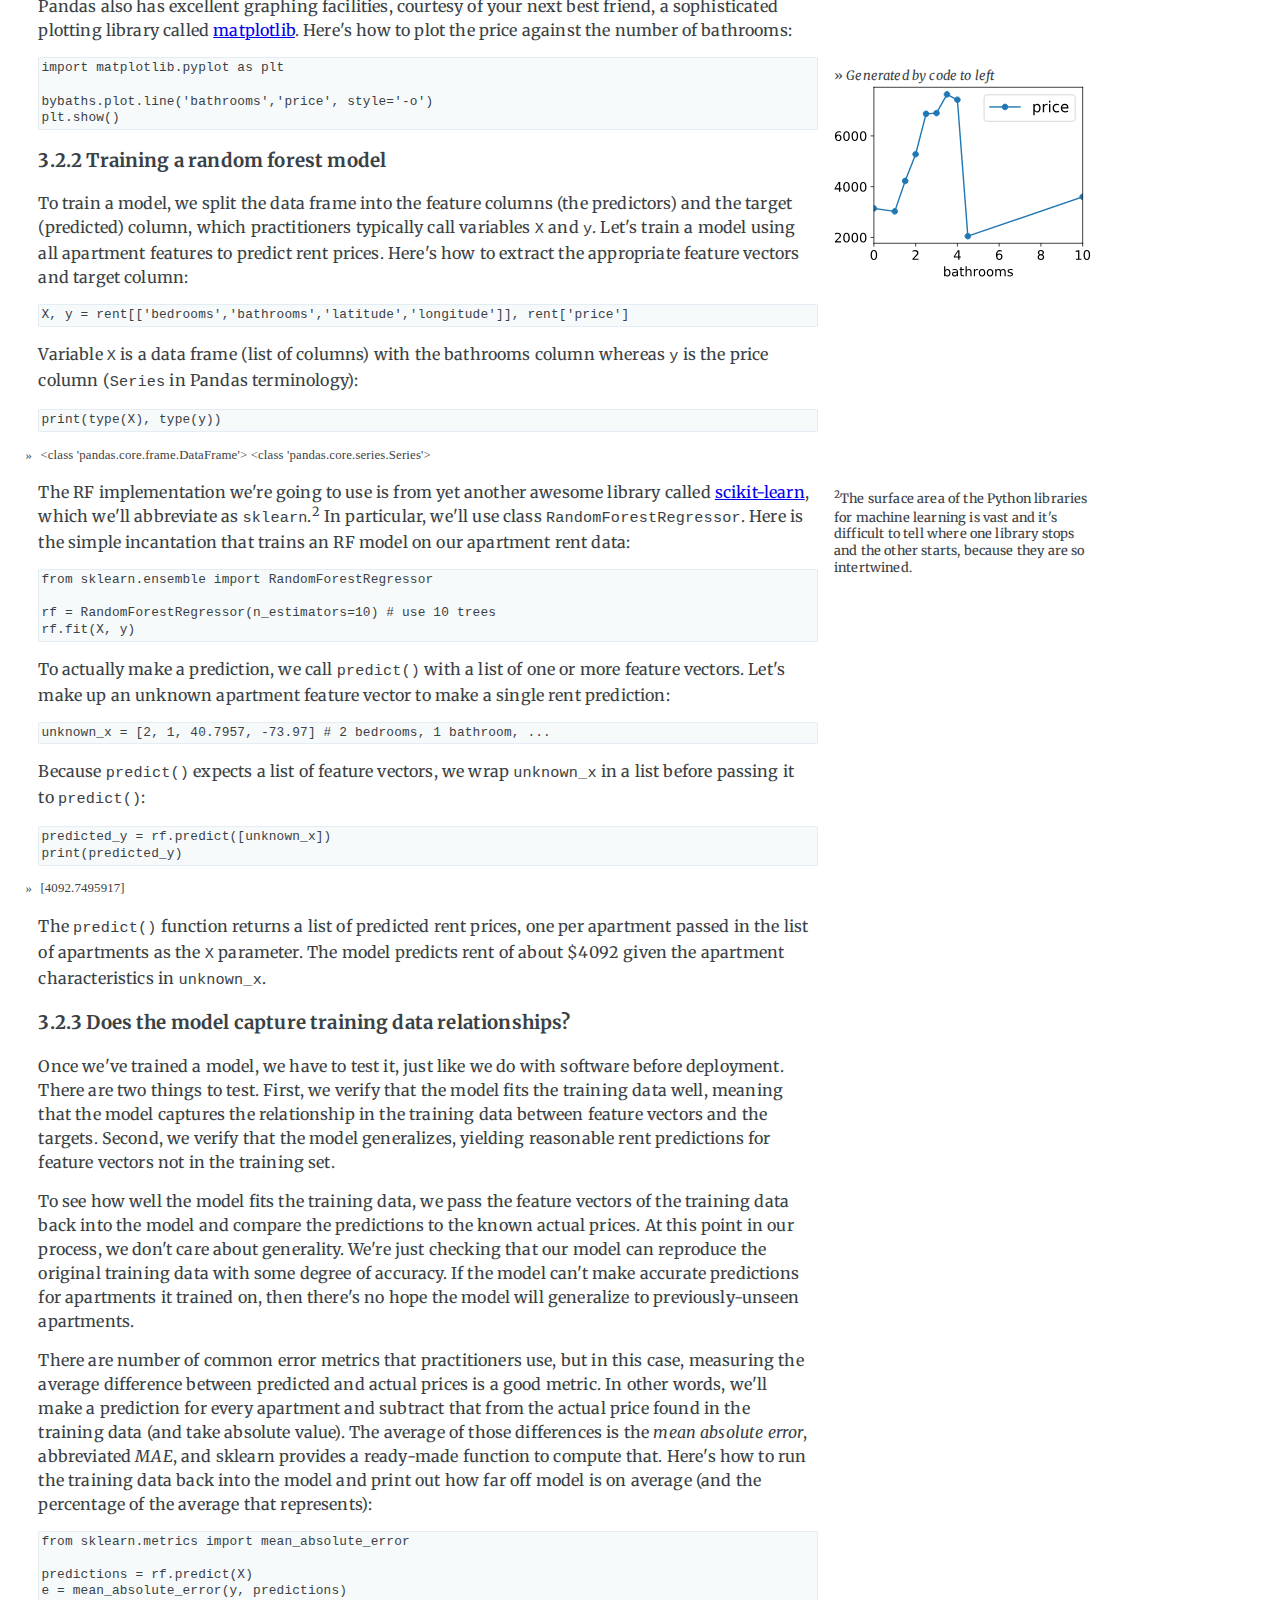
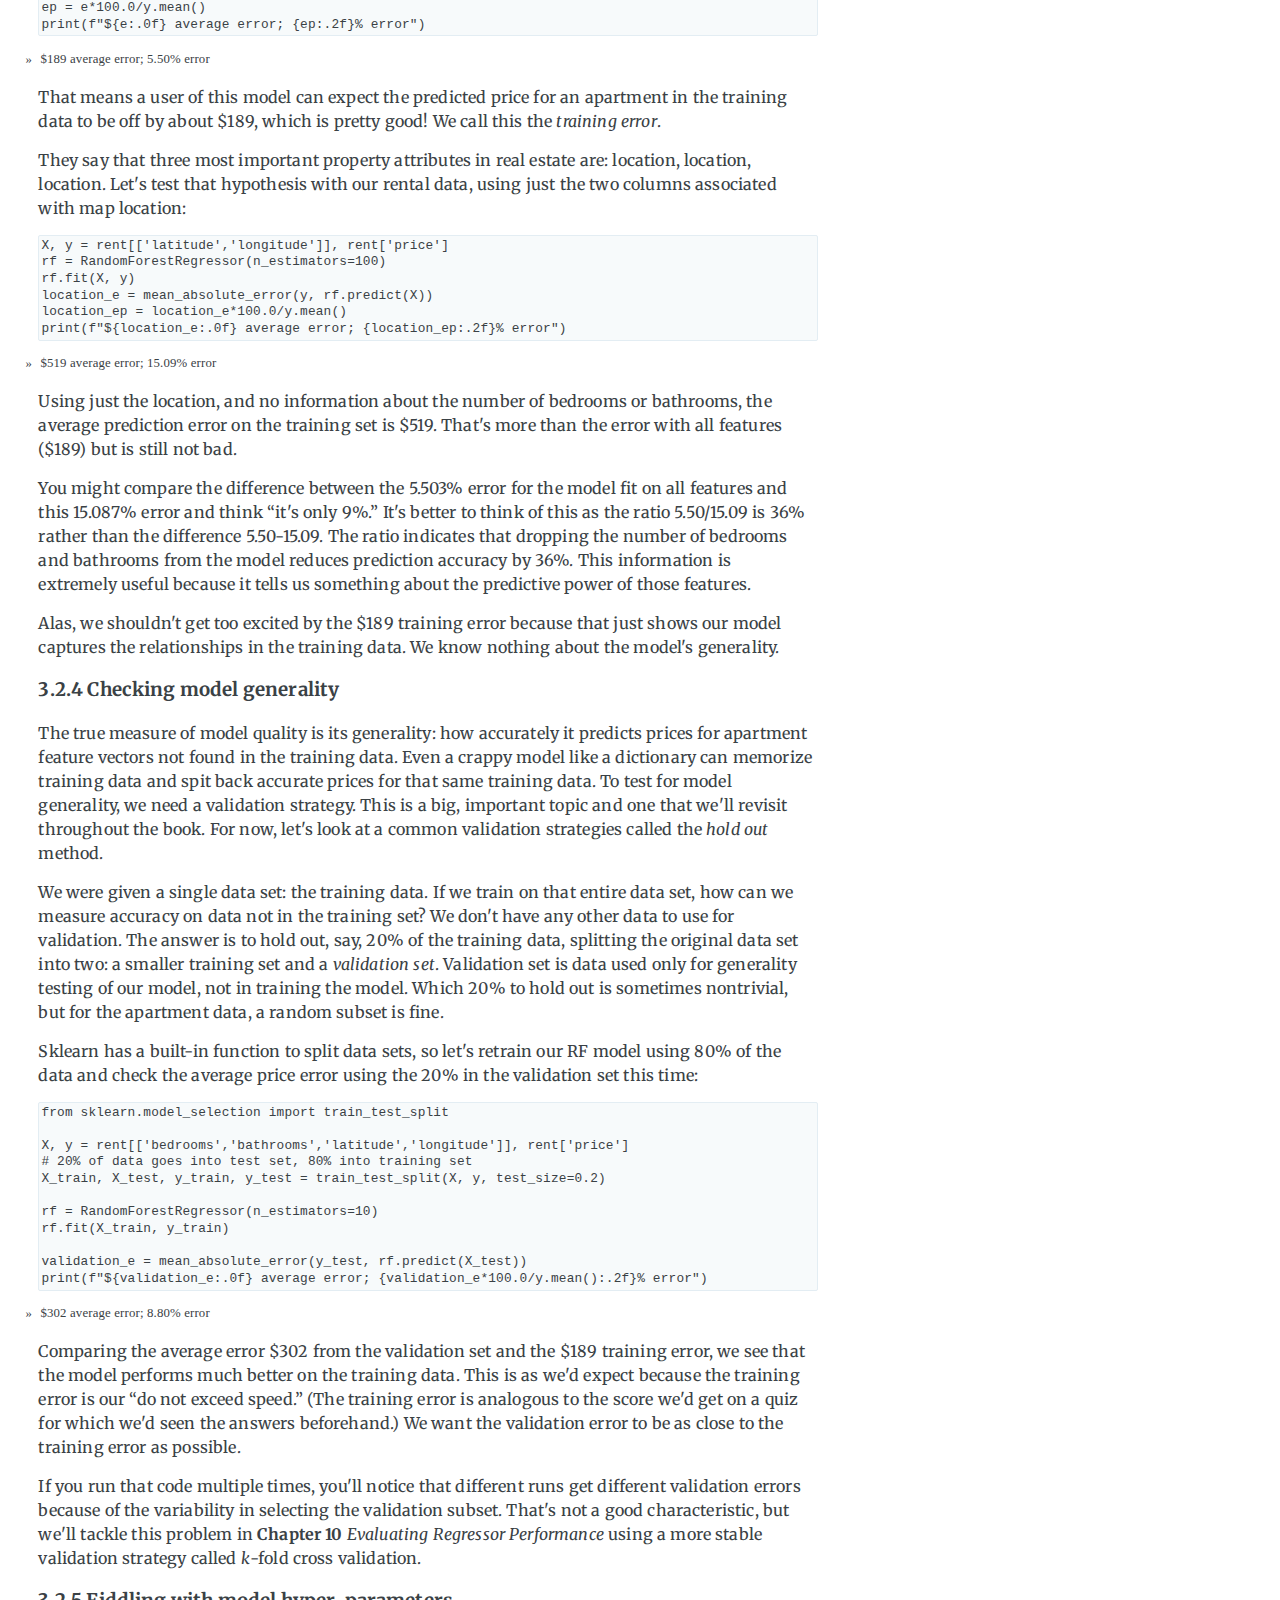
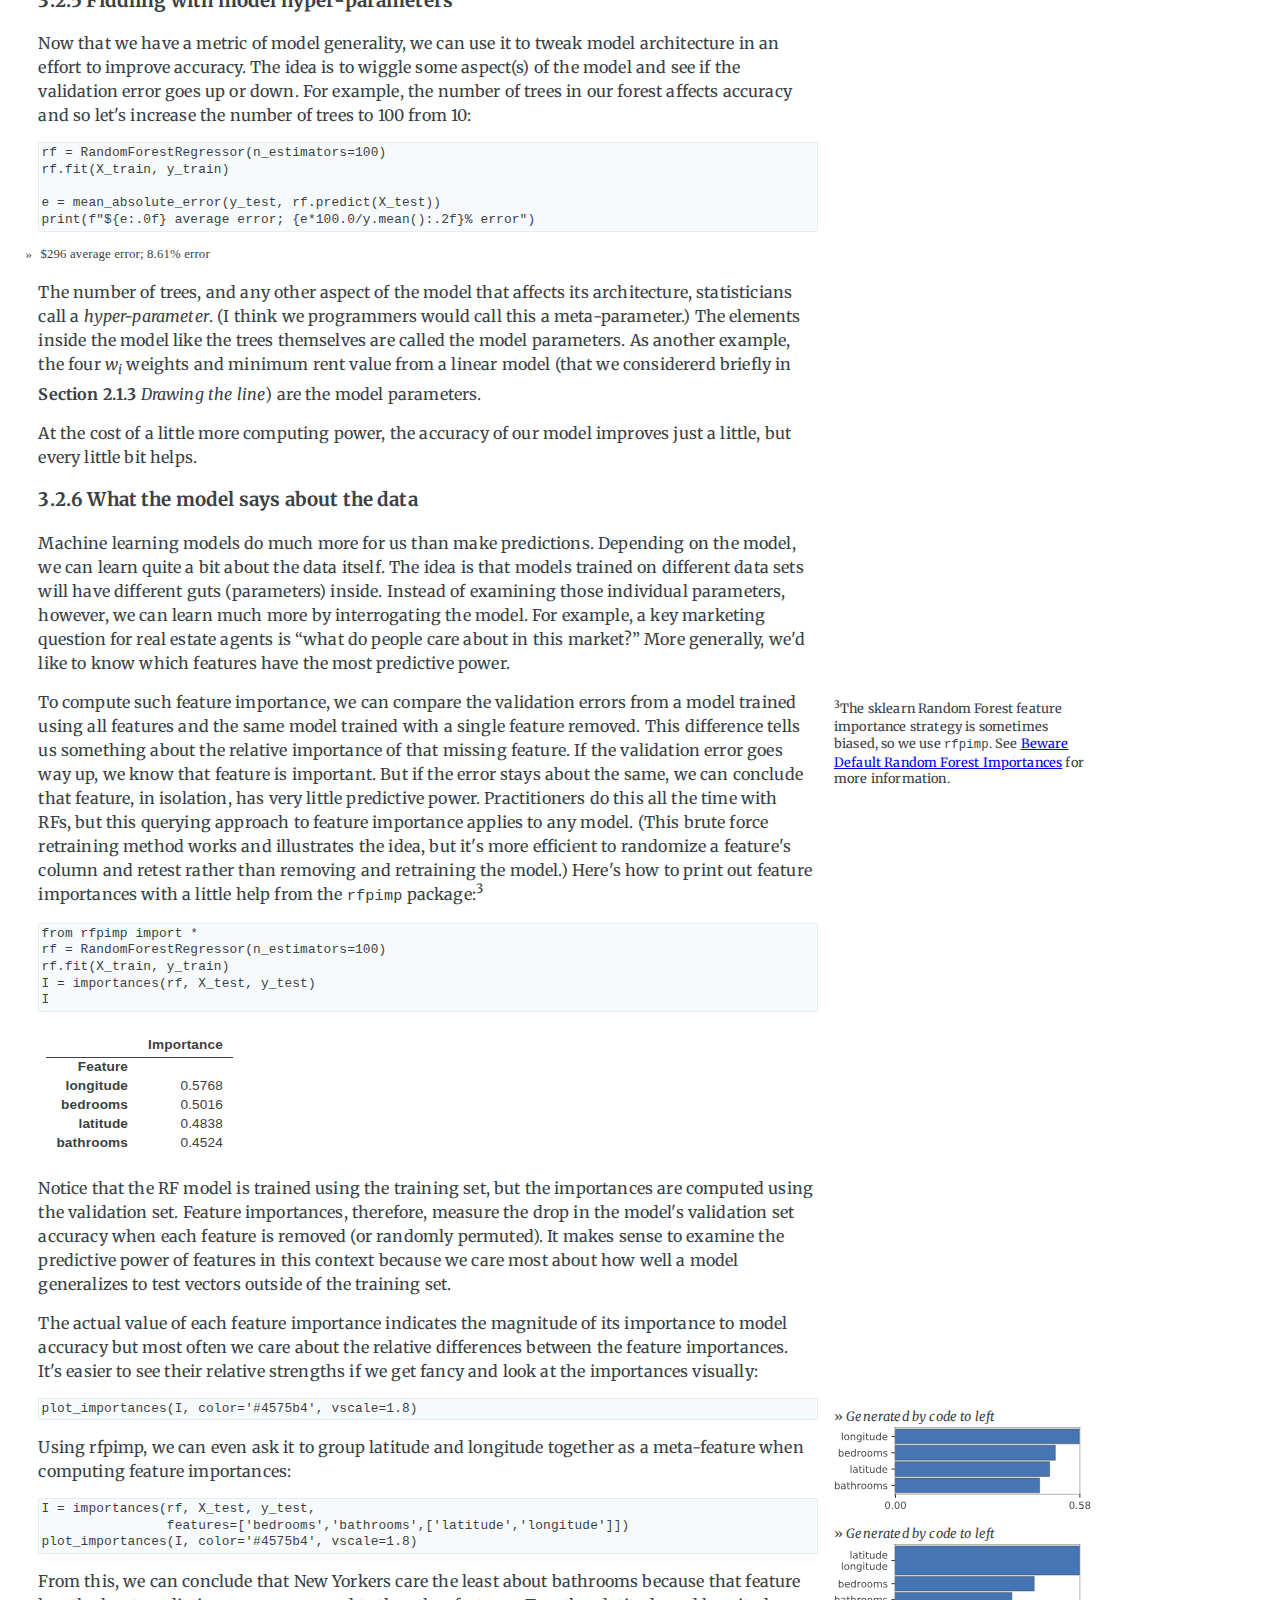
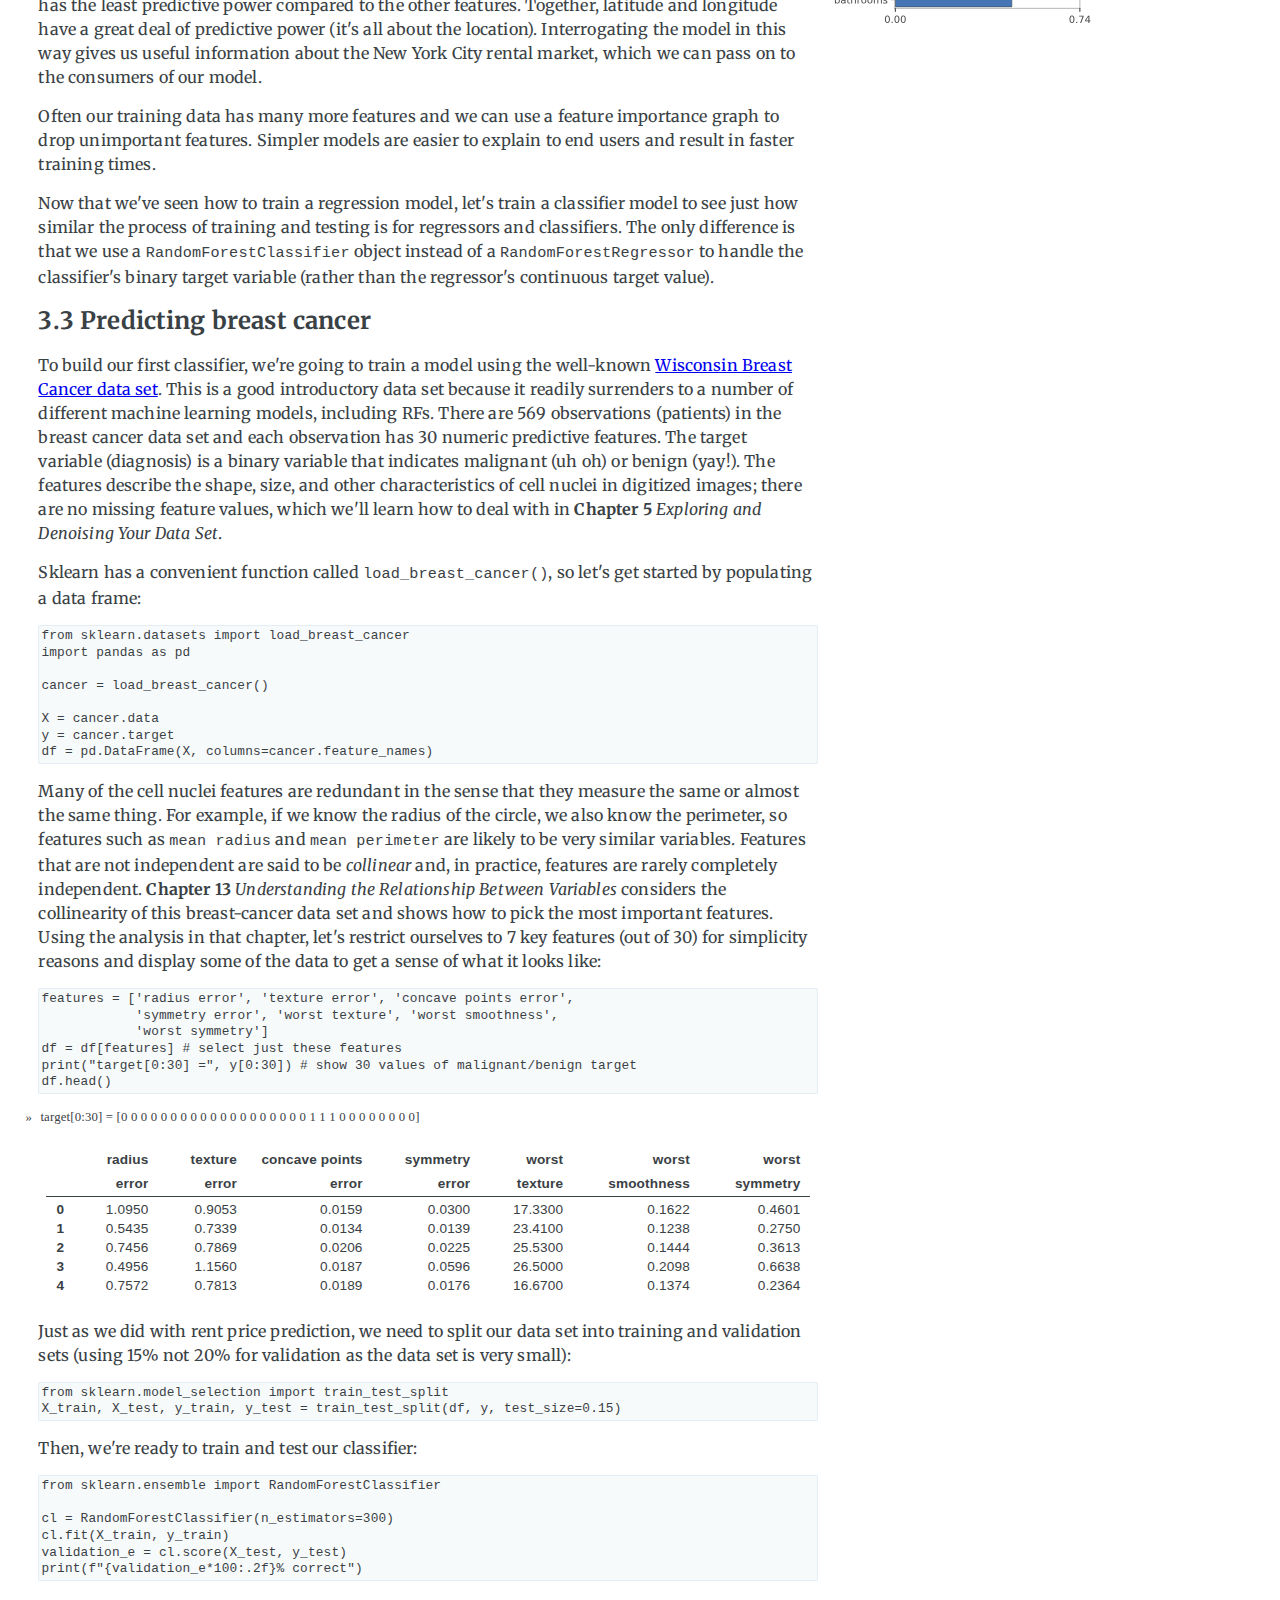
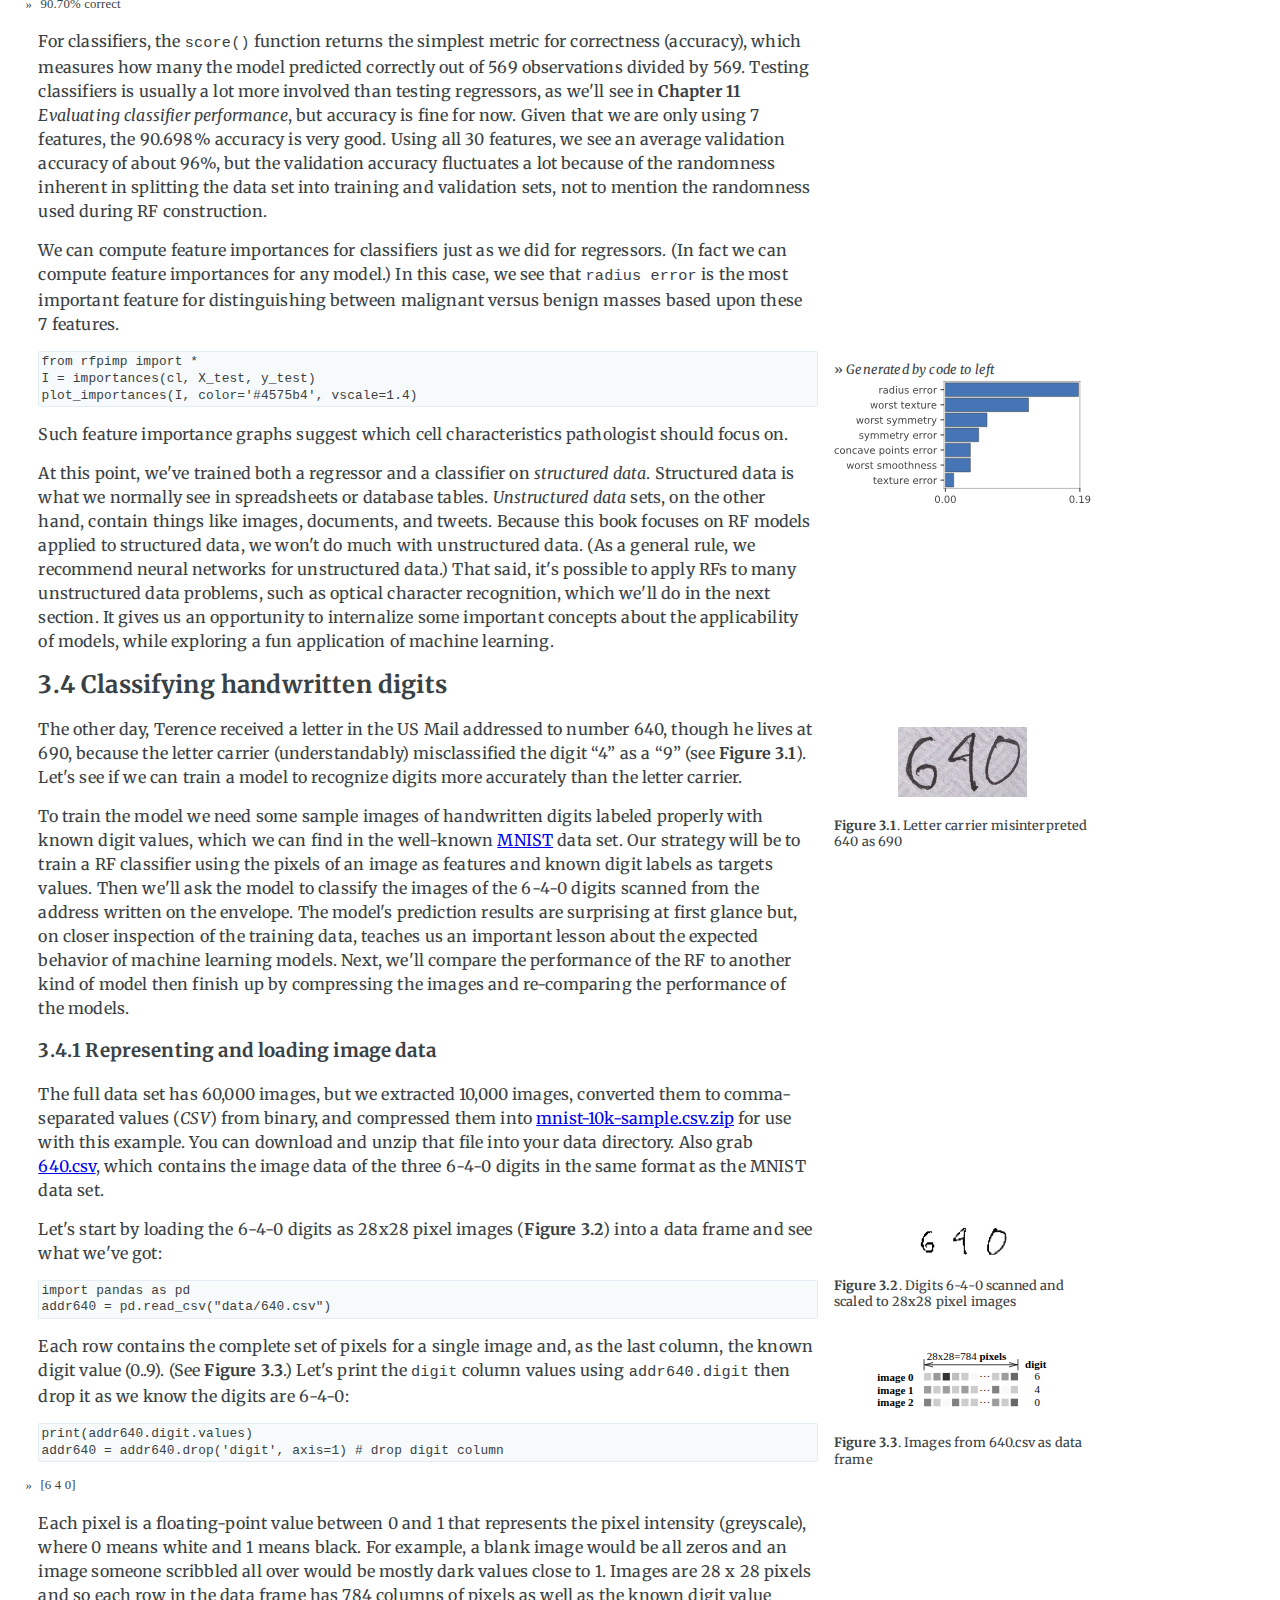
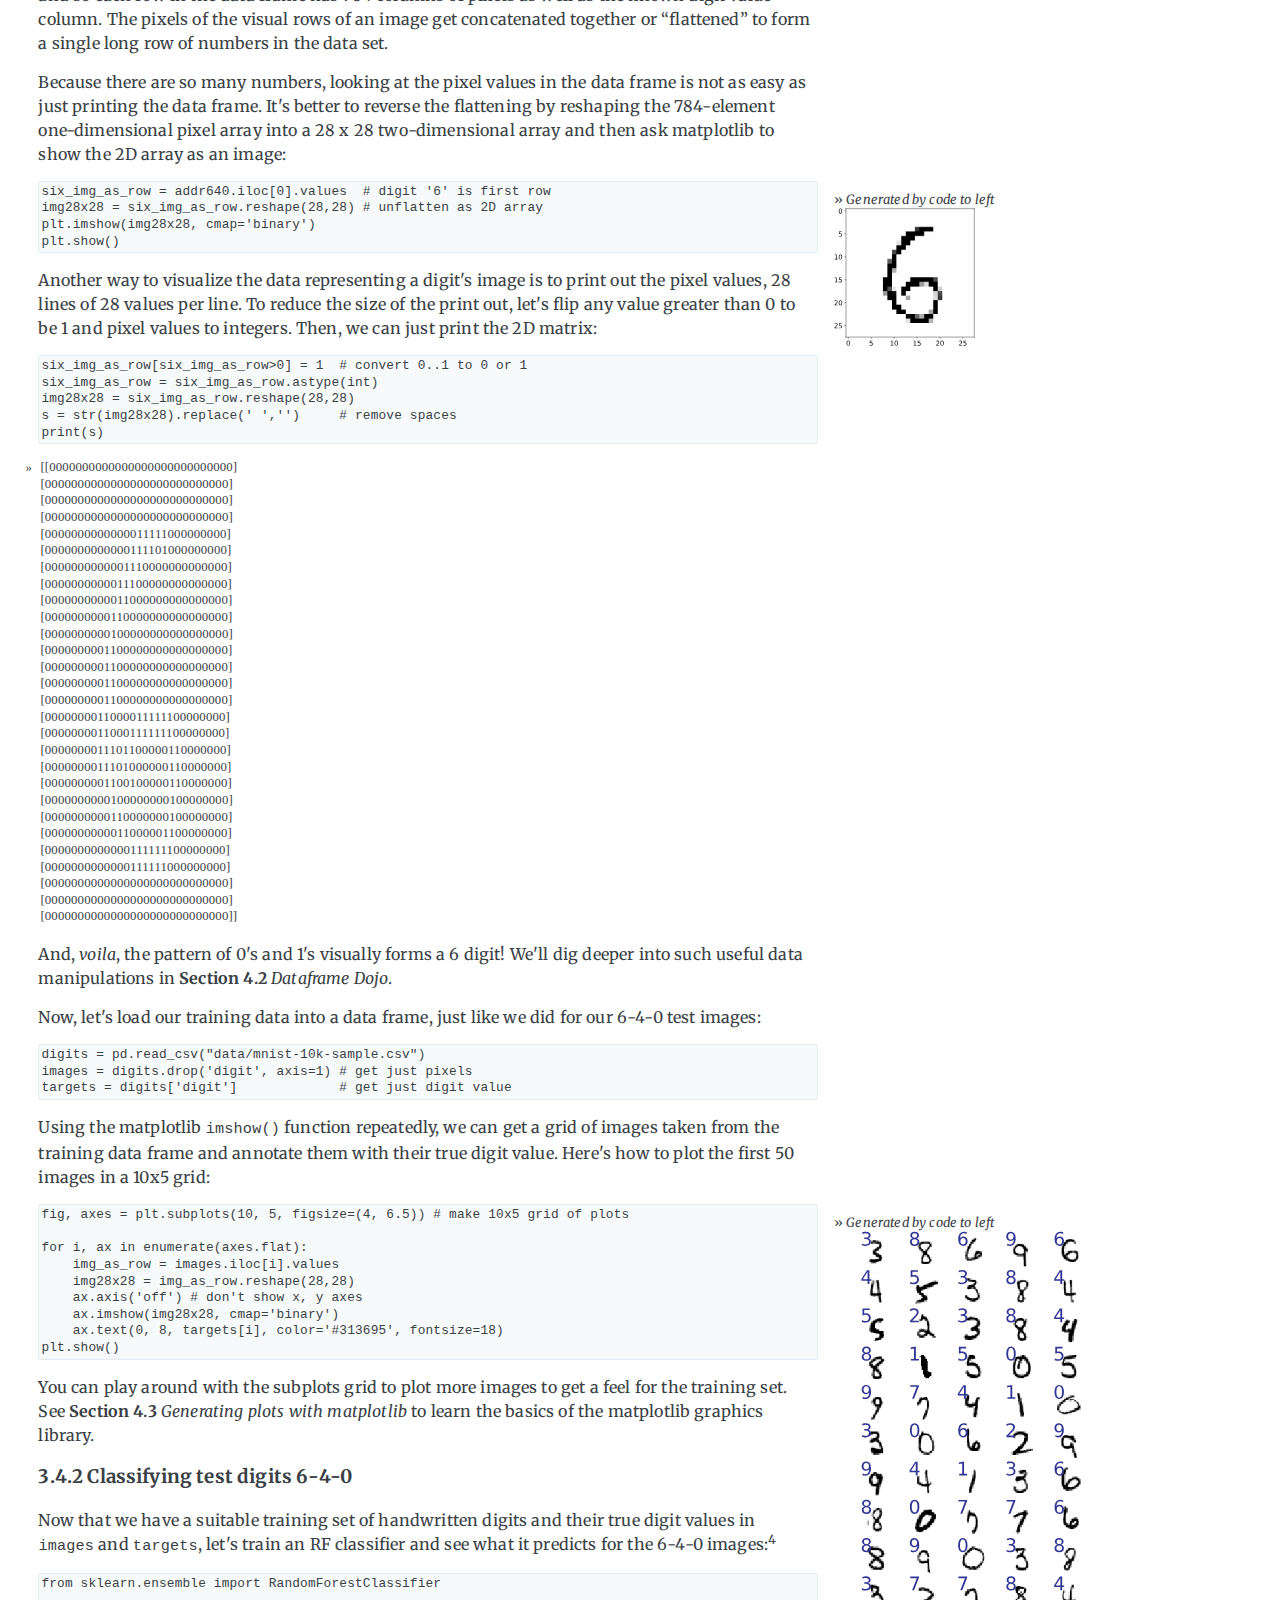
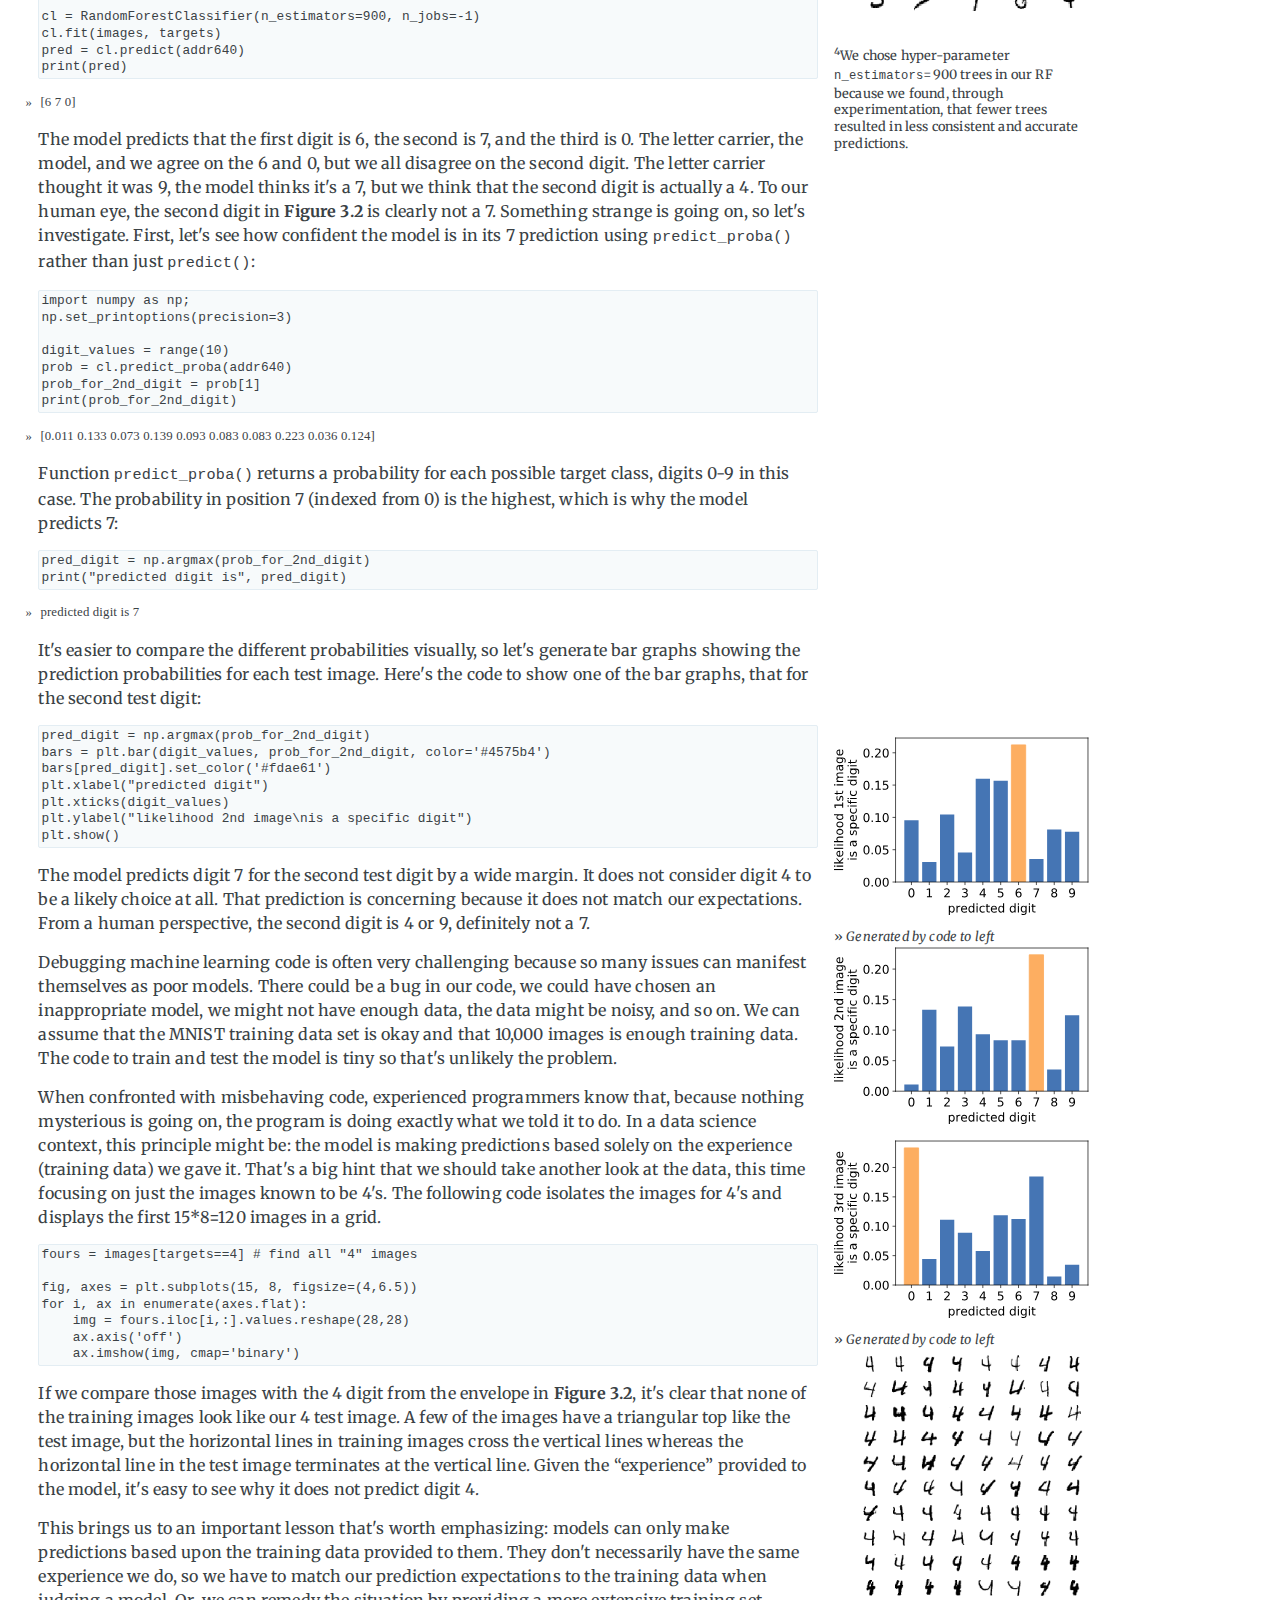
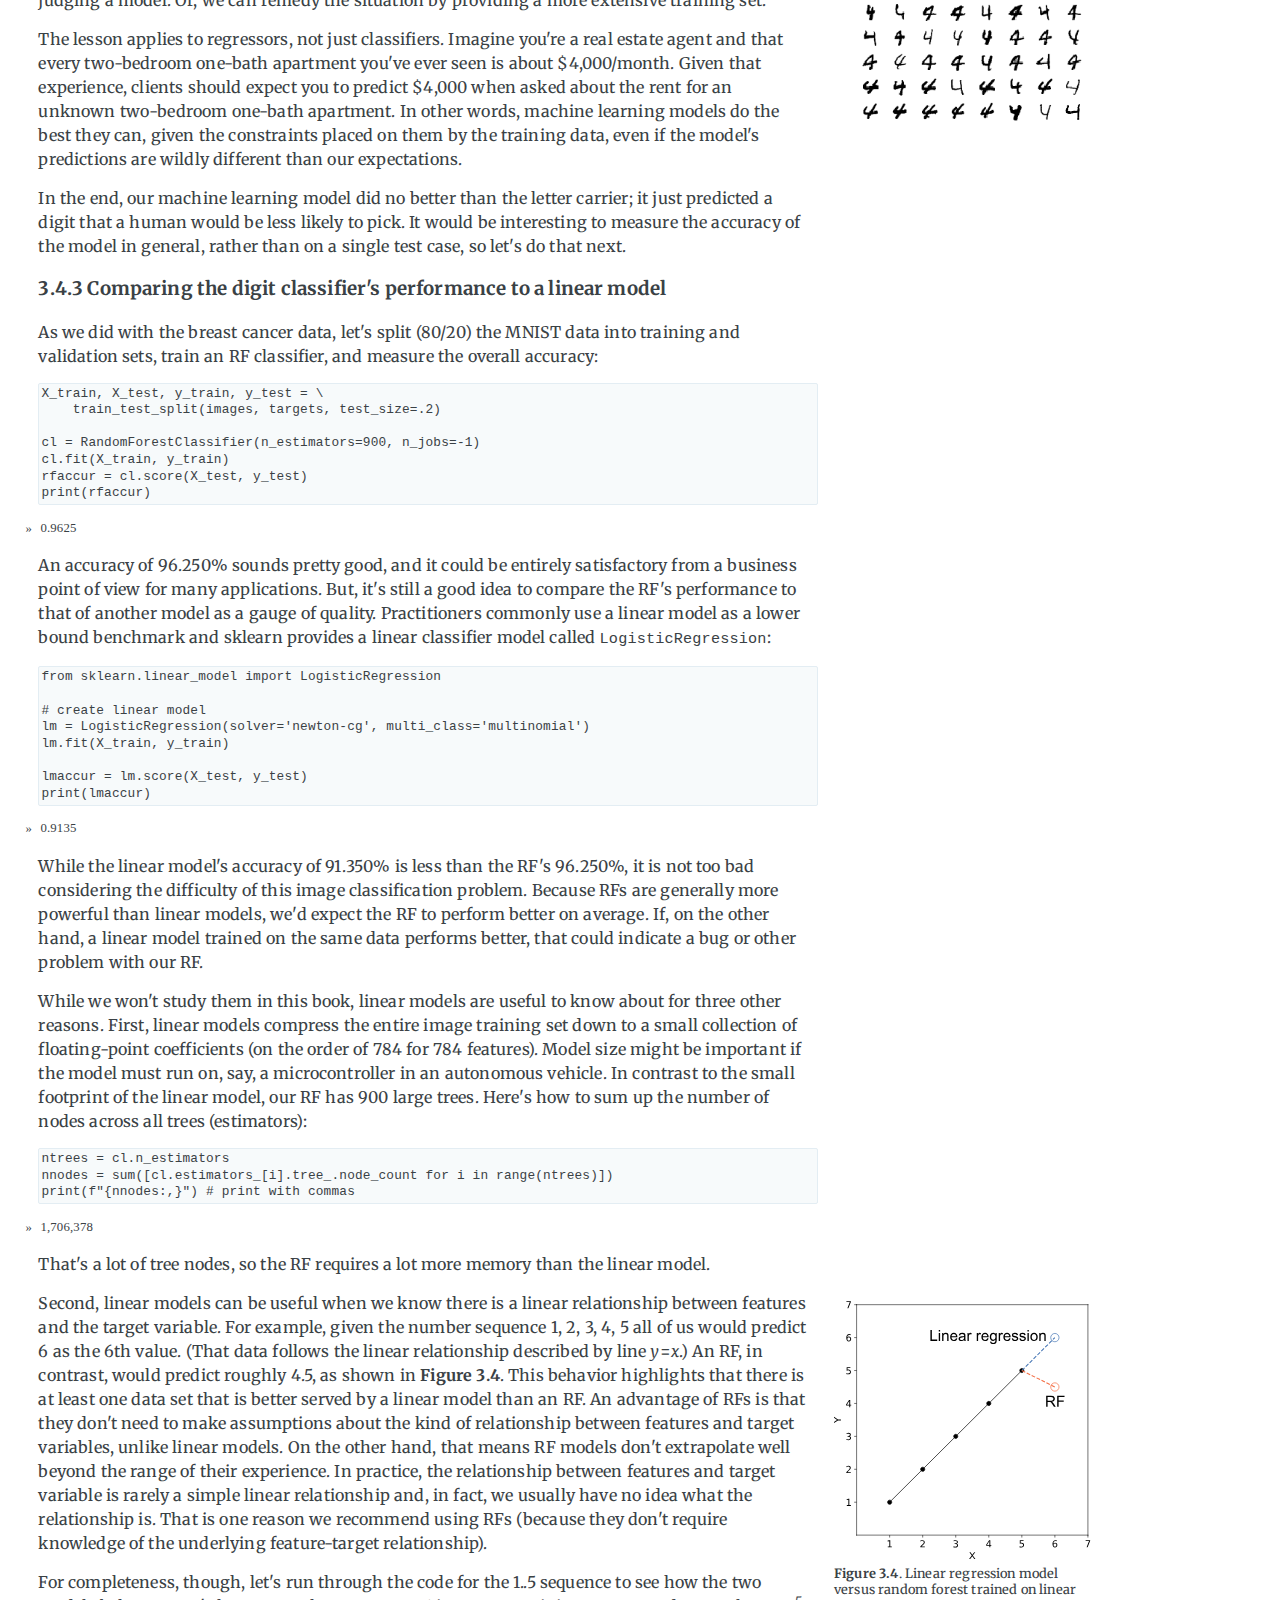
<file: first-taste.html>
<!DOCTYPE HTML PUBLIC "-//W3C//DTD HTML 4.01//EN" "http://www.w3.org/TR/html4/strict.dtd">
<html>
<head>
<!-- Global site tag (gtag.js) - Google Analytics -->
<script async src="https://www.googletagmanager.com/gtag/js?id=UA-118361649-2"></script>
<script>
  window.dataLayer = window.dataLayer || [];
  function gtag(){dataLayer.push(arguments);}
  gtag('js', new Date());

  gtag('config', 'UA-118361649-2');
</script>
<meta name="viewport" content="width=device-width, initial-scale=1">
<link rel="stylesheet" type="text/css" href="https://fonts.googleapis.com/css?family=Merriweather:300,700,700italic,300italic|Open+Sans:700,400" />
<link rel="stylesheet" type="text/css" href="css/book.css"/>
<title>A First Taste of Applied Machine Learning</title>
<!-- META -->
<!-- LinkedIn meta -->
<meta property='og:title' content="The Mechanics of Machine Learning"/>
<meta property='og:image' content="https://mlbook.explained.ai/images/intro/training.svg">
<meta property='og:description' content="This book is a primer on machine learning for programmers trying to get up to speed quickly."/>
<meta property='og:url' content="https://mlbook.explained.ai"/>

<!-- Facebook meta -->
<meta property="og:type" content="article" />

<!-- Twitter meta -->
<meta name="twitter:title" content="The Mechanics of Machine Learning">
<meta name="twitter:card" content="summary_large_image">
<meta name="twitter:site" content="@the_antlr_guy">
<meta name="twitter:creator" content="@the_antlr_guy">
<meta name="twitter:description" content="This book is a primer on machine learning for programmers trying to get up to speed quickly.">
<meta name="twitter:image" content="https://mlbook.explained.ai/images/intro/training.svg">
<!-- END META -->
</head>
<body>
<div class="watermark">
<i>Work in progress</i><br>
Book version 0.3
</div>

<h1>3 A First Taste of Applied Machine Learning</h1>

<p><a href="http://parrt.cs.usfca.edu">Terence Parr</a> and <a href="http://www.fast.ai/about/#jeremy">Jeremy Howard</a></p>

<p></p>

<p style="font-size: 80%">Copyright &copy; 2018-2019 Terence Parr.  All rights reserved.<br><i>Please don't replicate on web or redistribute in any way.</i><br>This book generated from markup+markdown+python+latex source with <a href="https://github.com/parrt/bookish">Bookish</a>.
<p>
<p>
You can make <b>comments or annotate</b> this page by going to the <a id="annotatelink" href="">annotated version of this page</a>. You'll see existing annotated bits highlighted in yellow. They are <i>PUBLICLY VISIBLE</i>. Or, you can send comments, suggestions, or fixes directly to <a href="mailto:parrt@cs.usfca.edu">Terence</a>.
</p>
<script>
var me = window.location.href;
document.getElementById("annotatelink").href = "https://via.hypothes.is/"+me;
</script>
</p>
</p>



<div id="toc">
<p class="toc_title">Contents</p>
<ul>
	<li><a href="#sec:3.1">Computer environment sanity check</a>
	<ul>
	</ul>
	</li>
	<li><a href="#sec:3.2">Predicting New York City Apartment Rent</a>
	<ul>
			<li><a href="#get-rent-data">Loading and sniffing the training data</a></li>
			<li><a href="#sec:3.2.2">Training a random forest model</a></li>
			<li><a href="#sec:3.2.3">Does the model capture training data relationships?</a></li>
			<li><a href="#sec:generality">Checking model generality</a></li>
			<li><a href="#sec:3.2.5">Fiddling with model hyper-parameters</a></li>
			<li><a href="#sec:3.2.6">What the model says about the data</a></li>

	</ul>
	</li>
	<li><a href="#sec:3.3">Predicting breast cancer</a>
	<ul>
	</ul>
	</li>
	<li><a href="#sec:3.4">Classifying handwritten digits</a>
	<ul>
			<li><a href="#sec:3.4.1">Representing and loading image data</a></li>
			<li><a href="#sec:3.4.2">Classifying test digits 6-4-0</a></li>
			<li><a href="#sec:3.4.3">Comparing the digit classifier's performance to a linear model</a></li>

	</ul>
	</li>
	<li><a href="#sec:3.5">Summary</a>
	<ul>
	</ul>
	</li>

</ul>
</div>

<p>&ldquo;<i>In God we trust; all others bring data.</i>&rdquo; &mdash; <a href="https://blog.deming.org/w-edwards-deming-quotes/large-list-of-quotes-by-w-edwards-deming">Attributed</a> to W. Edwards Deming and George Box</p>
<p>Let's dig into the actual mechanics of applying machine learning to a few real problems. You might be surprised at how little code it takes! For the Python code snippets in this chapter, feel free to just cut-and-paste them blindly and don't sweat the details. We'll go over the material again in the following chapters. The main take aways are the basic regression and classification modeling process and a rough idea of what machine learning code looks like. Before we get started, let's make sure that we all have the same version of Python 3 and the necessary libraries.</p>



<h2 id="sec:3.1">3.1 Computer environment sanity check</h2>


<p>Because we assume you know how to program in Python, we assume your machine is set up reasonably to edit and execute Python code.  We need to make sure, however, that all of the machine learning libraries you'll need are installed and that Python 3 is the default on your systems. The easiest way is to download and install <a href="https://anaconda.org">Anaconda</a> for Python 3.</p>

<div class="p_wrapper">
<p class=sidenote><span class=sup>1</span>During installation on Windows, make sure to check the box that adds Python to your <span class=inlinecode>PATH</span> environment variable, for which you will need administrator privileges. Or, just go to the Start menu and execute the <span class=inlinecode>Anaconda Prompt</span>.</p>
<p class=p_left>Download and install the Python 3.6 or higher version of Anaconda using the &ldquo;64-bit graphical installer.&rdquo; <span class=sup>1</span> Use the &ldquo;just for me&rdquo; option so that the installer puts Anaconda in your home directory so we all have it in the same spot: <span class=inlinecode>C:\Users\YOURID\Anaconda3</span> on Windows and <span class=inlinecode>/Users/YOURID/anaconda3</span> on Mac (similar on any UNIX machine). The libraries are big and so you'll need 2.4G of disk space. To verify everything is installed properly, you should try to import a library, as Terence demonstrates here on his computer from the Mac (UNIX) command line:</p>
</div>


<div class="codeblk">$ which python3
/Users/parrt/anaconda3/bin/python3
$ python3
Python 3.6.5 |Anaconda custom (64-bit)| (default, Apr 26 2018, 08:42:37) 
[GCC 4.2.1 Compatible Clang 4.0.1 (tags/RELEASE_401/final)] on darwin
Type "help", "copyright", "credits" or "license" for more information.
>>> import pandas as pd
>>></div>


<p>On windows, you can start the Python 3 interpreter from the PowerShell (if <span class=inlinecode>python</span> is in your <span class=inlinecode>PATH</span>) or via the  &ldquo;anaconda prompt&rdquo; launched from the start menu:</p>


<div class="codeblk">(C:\Users\parrt\Anaconda3) C:\Users\parrt>python
Python 3.6.5 |Anaconda custom (64-bit)| (default, Apr 26 2018, 08:42:37) 
[GCC 4.2.1 Compatible Clang 4.0.1 (tags/RELEASE_401/final)] on darwin
Type "help", "copyright", "credits" or "license" for more information.
>>> import pandas as pd
>>></div>


<p>If you get the <span class=inlinecode>>>></span> prompt back and don't get any errors, you are good to go!</p>

<p>We will also need a package called <span class=inlinecode>rfpimp</span> that gives us a reliable way to compare the predictive power of the various apartment features:</p>


<div class="codeblk">$ pip install rfpimp</div>


<p>In the next chapter, <b>Chapter 4</b> <i>Development Tools</i>, we'll introduce the right development environment, but for now you can use any old Python editing tool.</p>



<h2 id="sec:3.2">3.2 Predicting New York City Apartment Rent</h2>


<p>As a first example, let's train a random forest model to predict apartment rent prices in New York City. The rent data set is an idealized version of data from a <a href="https://www.kaggle.com/c/two-sigma-connect-rental-listing-inquiries">Kaggle competition</a>.</p>



<h3 id="get-rent-data">3.2.1 Loading and sniffing the training data</h3>


<p>Let's get started by downloading our data set from Kaggle. (You must be a registered Kaggle user and must be logged in.) Go to the Kaggle <a href="https://www.kaggle.com/c/two-sigma-connect-rental-listing-inquiries/data">data page</a> and save <span class=inlinecode>train.json</span> into a data directory on your local machine. Then, from the command-line, execute the <a href="https://mlbook.explained.ai/data/prep-rent.py">prep-rent.py</a> script (from this book's <a href="https://mlbook.explained.ai/data/index.html">data</a> directory) to create the CSV file you'll need:</p>


<div class="codeblk">$ cd data
$ python prep-rent.py 
Created rent.csv
Created rent-ideal.csv</div>


<p>Now, we can load the <span class=inlinecode>rent-ideal.csv</span> data set with the help of your new BFF (best friend forever) <a href="https://pandas.pydata.org/">Pandas</a>. Once we import the Pandas library, giving it the standard short alias <span class=inlinecode>pd</span>, we can call function <span class=inlinecode>read_csv()</span> to open a file of comma-separated value records (one apartment record per line and with a header row with column names):</p>


<div class="codeblk">import pandas as pd # Import the library and give a short alias: pd
rent = pd.read_csv("data/rent-ideal.csv")
</div>


<p>The result stored into variable <span class=inlinecode>rent</span> is called a <i>data frame</i> and works like a spreadsheet or a database table, with rows and named columns. Here's how to print out the first five records:</p>


<div class="codeblk">print(rent.head(5))
</div>

<p class="stdout">   bedrooms  bathrooms  latitude  longitude  price
0         3        1.5   40.7145   -73.9425   3000
1         2        1.0   40.7947   -73.9667   5465
2         1        1.0   40.7388   -74.0018   2850
3         1        1.0   40.7539   -73.9677   3275
4         4        1.0   40.8241   -73.9493   3350
</p>

<p>You can literally just cut-and-paste those three lines into a Python file and run the file to get that output, assuming you give <span class=inlinecode>read_csv()</span> the correct path to the data file. All of the code snippets in this section are pieces of the same large script.</p>

<p>Once we have a data frame, we can ask it all sorts of questions. For example, we can pull out the price column using <span class=inlinecode>rent['price']</span> and then ask for the average (statisticians call the average the <i>mean</i>) rent:</p>


<div class="codeblk">prices = rent['price']
avg_rent = prices.mean()
print(f"Average rent is ${avg_rent:.0f}")
</div>

<p class="stdout">Average rent is $3438
</p>

<p>Just like spreadsheet <a href="https://en.wikipedia.org/wiki/Pivot_table">pivot tables</a> or the database <a href="https://www.w3schools.com/sql/sql_groupby.asp">group by</a> operator, we can do some pretty fancy data aggregation with Pandas. The following code groups the training data by the number of bathrooms and computes the mean price (actually the mean of all of the other columns too):</p>


<div class="codeblk">bybaths = rent.groupby(['bathrooms']).mean()
bybaths = bybaths.reset_index() # overcome quirk in Pandas
print(bybaths[['bathrooms','price']]) # print just num baths, avg price
</div>

<p class="stdout">   bathrooms        price
0        0.0  3144.870000
1        1.0  3027.007118
2        1.5  4226.336449
3        2.0  5278.595739
4        2.5  6869.047368
5        3.0  6897.974576
6        3.5  7635.357143
7        4.0  7422.888889
8        4.5  2050.000000
9       10.0  3600.000000
</p>

<p>Pandas also has excellent graphing facilities, courtesy of your next best friend, a sophisticated plotting library called <a href="https://matplotlib.org/">matplotlib</a>. Here's how to plot the price against the number of bathrooms:</p>
<div class="p_wrapper">
<span class=sidenote>
&#187; <i>Generated by code to left</i><br>
<a href="images/first-taste/first-taste_go_5.svg"><img src="images/first-taste/first-taste_go_5.svg"
  width="100%"
></a>
</span>


<div class="codeblk">import matplotlib.pyplot as plt

bybaths.plot.line('bathrooms','price', style='-o')
plt.show()</div>
</div> <!-- end div for p_wrapper -->



<h3 id="sec:3.2.2">3.2.2 Training a random forest model</h3>


<p>To train a model, we split the data frame into the feature columns (the predictors) and the target (predicted) column, which practitioners typically call variables <span class=inlinecode>X</span> and <span class=inlinecode>y</span>. Let's train a model using all apartment features to predict rent prices. Here's how to extract the appropriate feature vectors and target column:</p>


<div class="codeblk">X, y = rent[['bedrooms','bathrooms','latitude','longitude']], rent['price']
</div>


<p>Variable <span class=inlinecode>X</span> is a data frame (list of columns) with the bathrooms column whereas <span class=inlinecode>y</span> is the price column (<span class=inlinecode>Series</span> in Pandas terminology):</p>


<div class="codeblk">print(type(X), type(y))
</div>

<p class="stdout">&lt;class 'pandas.core.frame.DataFrame'> &lt;class 'pandas.core.series.Series'>
</p>

<div class="p_wrapper">
<p class=sidenote><span class=sup>2</span>The surface area of the Python libraries for machine learning is vast and it's difficult to tell where one library stops and the other starts, because they are so intertwined.</p>
<p class=p_left>The RF implementation we're going to use is from yet another awesome library called <a href="http://scikit-learn.org/stable/">scikit-learn</a>, which we'll abbreviate as <span class=inlinecode>sklearn</span>.<span class=sup>2</span> In particular, we'll use class <span class=inlinecode>RandomForestRegressor</span>. Here is the simple incantation that trains an RF model on our apartment rent data:</p>
</div>


<div class="codeblk">from sklearn.ensemble import RandomForestRegressor

rf = RandomForestRegressor(n_estimators=10) # use 10 trees
rf.fit(X, y)
</div>


<p>To actually make a prediction, we call <span class=inlinecode>predict()</span> with a list of one or more feature vectors.  Let's make up an unknown apartment feature vector to make a single rent prediction:</p>


<div class="codeblk">unknown_x = [2, 1, 40.7957, -73.97] # 2 bedrooms, 1 bathroom, ...
</div>


<p>Because <span class=inlinecode>predict()</span> expects a list of feature vectors, we wrap <span class=inlinecode>unknown_x</span> in a list before passing it to <span class=inlinecode>predict()</span>:</p>


<div class="codeblk">predicted_y = rf.predict([unknown_x])
print(predicted_y)
</div>

<p class="stdout">[4092.7495917]
</p>

<p>The <span class=inlinecode>predict()</span> function returns a list of predicted rent prices, one per apartment passed in the list of apartments as the <span class=inlinecode>X</span> parameter.  The model predicts rent of about $4092 given the apartment characteristics in <span class=inlinecode>unknown_x</span>.</p>



<h3 id="sec:3.2.3">3.2.3 Does the model capture training data relationships?</h3>


<p>Once we've trained a model, we have to test it, just like we do with software before deployment. There are two things to test. First, we verify that the model fits the training data well, meaning that the model captures the relationship in the training data between feature vectors and the targets.  Second, we verify that the model generalizes, yielding reasonable rent predictions for feature vectors not in the training set.</p>

<p>To see how well the model fits the training data, we pass the feature vectors of the training data back into the model and compare the predictions to the known actual prices.  At this point in our process, we don't care about generality. We're just checking that our model can reproduce the original training data with some degree of accuracy. If the model can't make accurate predictions for apartments it trained on, then there's no hope the model will generalize to previously-unseen apartments.</p>

<p>There are number of common error metrics that practitioners use, but in this case, measuring the average difference between predicted and actual prices is a good metric. In other words, we'll make a prediction for every apartment and subtract that from the actual price found in the training data (and take absolute value). The average of those differences is the <i>mean absolute error</i>, abbreviated <i>MAE</i>, and sklearn provides a ready-made function to compute that. Here's how to run the training data back into the model and print out how far off model is on average (and the percentage of the average that represents):</p>


<div class="codeblk">from sklearn.metrics import mean_absolute_error

predictions = rf.predict(X)
e = mean_absolute_error(y, predictions)
ep = e*100.0/y.mean()
print(f"${e:.0f} average error; {ep:.2f}% error")
</div>

<p class="stdout">$189 average error; 5.50% error
</p>

<p>That means a user of this model can expect the predicted price for an apartment in the training data to be off by about $189, which is pretty good! We call this the <i>training error</i>.</p>

<p>They say that three most important property attributes in real estate are: location, location, location. Let's test that hypothesis with our rental data, using just the two columns associated with map location:</p>


<div class="codeblk">X, y = rent[['latitude','longitude']], rent['price']
rf = RandomForestRegressor(n_estimators=100)
rf.fit(X, y)
location_e = mean_absolute_error(y, rf.predict(X))
location_ep = location_e*100.0/y.mean()
print(f"${location_e:.0f} average error; {location_ep:.2f}% error")
</div>

<p class="stdout">$519 average error; 15.09% error
</p>

<p>Using just the location, and no information about the number of bedrooms or bathrooms, the average prediction error on the training set is $519. That's more than the error with all features ($189) but is still not bad.</p>

<p>You might compare the difference between the 5.503% error for the model fit on all features and this 15.087% error and think &ldquo;it's only 9%.&rdquo; It's better to think of this as the ratio 5.50/15.09 is 36% rather than the difference 5.50-15.09. The ratio indicates that dropping the number of bedrooms and bathrooms from the model reduces prediction accuracy by 36%.  This information is extremely useful because it tells us something about the predictive power of those features. </p>

<p>Alas, we shouldn't get too excited by the $189 training error because that just shows our model captures the relationships in the training data. We know nothing about the model's generality.</p>



<h3 id="sec:generality">3.2.4 Checking model generality</h3>


<p>The true measure of model quality is its generality: how accurately it predicts prices for apartment feature vectors not found in the training data. Even a crappy model like a dictionary can memorize training data and spit back accurate prices for that same training data.  To test for model generality, we need a validation strategy. This is a big, important topic and one that we'll revisit throughout the book. For now, let's look at a common validation strategies called the <i>hold out</i> method.</p>

<p>We were given a single data set: the training data. If we train on that entire data set, how can we measure accuracy on data not in the training set? We don't have any other data to use for validation. The answer is to hold out, say, 20% of the training data, splitting the original data set into two: a smaller training set and a <i>validation set</i>. Validation set is data used only for generality testing of our model, not in training the model. Which 20% to hold out is sometimes nontrivial, but for the apartment data, a random subset is fine.</p>

<p>Sklearn has a built-in function to split data sets, so let's retrain our RF model using 80% of the data and check the average price error using the 20% in the validation set this time:</p>


<div class="codeblk">from sklearn.model_selection import train_test_split

X, y = rent[['bedrooms','bathrooms','latitude','longitude']], rent['price']
# 20% of data goes into test set, 80% into training set
X_train, X_test, y_train, y_test = train_test_split(X, y, test_size=0.2) 

rf = RandomForestRegressor(n_estimators=10)
rf.fit(X_train, y_train)

validation_e = mean_absolute_error(y_test, rf.predict(X_test))
print(f"${validation_e:.0f} average error; {validation_e*100.0/y.mean():.2f}% error")
</div>

<p class="stdout">$302 average error; 8.80% error
</p>

<p>Comparing the average error $302 from the validation set and the $189 training error, we see that the model performs much better on the training data. This is as we'd expect because the training error is our &ldquo;do not exceed speed.&rdquo; (The training error is analogous to the score we'd get on a quiz for which we'd seen the answers beforehand.) We want the validation error to be as close to the training error as possible.</p>

<p>If you run that code multiple times, you'll notice that different runs get different validation errors because of the variability in selecting the validation subset. That's not a good characteristic, but we'll tackle this problem in <b>Chapter 10</b> <i>Evaluating Regressor Performance</i> using a more stable validation strategy called <span class=eqn>k</span>-fold cross validation.</p>



<h3 id="sec:3.2.5">3.2.5 Fiddling with model hyper-parameters</h3>


<p>Now that we have a metric of model generality, we can use it to tweak model architecture in an effort to improve accuracy. The idea is to wiggle some aspect(s) of the model and see if the validation error goes up or down. For example, the number of trees in our forest affects accuracy and so let's increase the number of trees to 100 from 10:</p>


<div class="codeblk">rf = RandomForestRegressor(n_estimators=100)
rf.fit(X_train, y_train)

e = mean_absolute_error(y_test, rf.predict(X_test))
print(f"${e:.0f} average error; {e*100.0/y.mean():.2f}% error")
</div>

<p class="stdout">$296 average error; 8.61% error
</p>

<p>The number of trees, and any other aspect of the model that affects its architecture, statisticians call a <i>hyper-parameter</i>. (I think we programmers would call this a meta-parameter.) The elements inside the model like the trees themselves are called the model parameters. As another example, the four <span class=eqn>w<sub>i</sub></span> weights and minimum rent value from a linear model (that we considererd briefly in <b>Section 2.1.3</b> <i>Drawing the line</i>) are the model parameters.</p>

<p>At the cost of a little more computing power, the accuracy of our model improves just a little, but every little bit helps.</p>



<h3 id="sec:3.2.6">3.2.6 What the model says about the data</h3>


<p>Machine learning models do much more for us than make predictions. Depending on the model, we can learn quite a bit about the data itself.  The idea is that models trained on different data sets will have different guts (parameters) inside. Instead of examining those individual parameters, however, we can learn much more by interrogating the model. For example, a key marketing question for real estate agents is &ldquo;what do people care about in this market?&rdquo; More generally, we'd like to know which features have the most predictive power. </p>

<div class="p_wrapper">
<p class=sidenote><span class=sup>3</span>The sklearn Random Forest feature importance strategy is sometimes biased, so we use <span class=inlinecode>rfpimp</span>. See <a href="http://explained.ai/rf-importance/index.html">Beware Default Random Forest Importances</a> for more information.</p>
<p class=p_left>To compute such feature importance, we can compare the validation errors from a model trained using all features and the same model trained with a single feature removed. This difference tells us something about the relative importance of that missing feature. If the validation error goes way up, we know that feature is important. But if the error stays about the same, we can conclude that feature, in isolation, has very little predictive power.  Practitioners do this all the time with RFs, but this querying approach to feature importance applies to any model. (This brute force retraining method works and illustrates the idea, but it's more efficient to randomize a feature's column and retest rather than removing and retraining the model.)  Here's how to print out feature importances with a little help from the <span class=inlinecode>rfpimp</span> package:<span class=sup>3</span></p>
</div>


<div class="codeblk">from rfpimp import *
rf = RandomForestRegressor(n_estimators=100)
rf.fit(X_train, y_train)
I = importances(rf, X_test, y_test)
I</div>
<div class="scrollbar_wrapper">
<table class="dataframe dataframe-indexed">
<thead>
	<tr><th>&nbsp;</th><th>Importance</th></tr>
    <tr><td>Feature</td></tr>
</thead>
<tbody>
	<tr>
	<td>longitude</td><td>0.5768</td>
	</tr>
	<tr>
	<td>bedrooms</td><td>0.5016</td>
	</tr>
	<tr>
	<td>latitude</td><td>0.4838</td>
	</tr>
	<tr>
	<td>bathrooms</td><td>0.4524</td>
	</tr>
</tbody>
</table>
</div>
<p>Notice that the RF model is trained using the training set, but the importances are computed using the validation set. Feature importances, therefore, measure the drop in the model's validation set accuracy when each feature is removed (or randomly permuted).  It makes sense to examine the predictive power of features in this context because we care most about how well a model generalizes to test vectors outside of the training set.</p>

<p>The actual value of each feature importance indicates the magnitude of its importance to model accuracy but most often we care about the relative differences between the feature importances. It's easier to see their relative strengths if we get fancy and look at the importances visually:</p>
<div class="p_wrapper">
<span class=sidenote>
&#187; <i>Generated by code to left</i><br>
<a href="images/first-taste/first-taste_go_30.svg"><img src="images/first-taste/first-taste_go_30.svg"
  width="100%"
></a>
</span>


<div class="codeblk">plot_importances(I, color='#4575b4', vscale=1.8)</div>
</div> <!-- end div for p_wrapper -->

<p>Using rfpimp, we can even ask it to group latitude and longitude together as a meta-feature when computing feature importances:</p>
<div class="p_wrapper">
<span class=sidenote>
&#187; <i>Generated by code to left</i><br>
<a href="images/first-taste/first-taste_go_31.svg"><img src="images/first-taste/first-taste_go_31.svg"
  width="100%"
></a>
</span>


<div class="codeblk">I = importances(rf, X_test, y_test,
                features=['bedrooms','bathrooms',['latitude','longitude']])
plot_importances(I, color='#4575b4', vscale=1.8)</div>
</div> <!-- end div for p_wrapper -->

<p>From this, we can conclude that New Yorkers care the least about bathrooms because that feature has the least predictive power compared to the other features.  Together, latitude and longitude have a great deal of predictive power (it's all about the location). Interrogating the model in this way gives us useful information about the New York City rental market, which we can pass on to the consumers of our model.</p>

<p>Often our training data has many more features and we can use a feature importance graph to drop unimportant features. Simpler models are easier to explain to end users and result in faster training times.</p>

<p>Now that we've seen how to train a regression model, let's train a classifier model to see just how similar the process of training and testing is for regressors and classifiers. The only difference is that we use a <span class=inlinecode>RandomForestClassifier</span> object instead of a <span class=inlinecode>RandomForestRegressor</span> to handle the classifier's binary target variable (rather than the regressor's continuous target value).</p>




<h2 id="sec:3.3">3.3 Predicting breast cancer</h2>


<p>To build our first classifier, we're going to train a model using the well-known <a href="https://archive.ics.uci.edu/ml/datasets/Breast+Cancer+Wisconsin+%28Diagnostic%29">Wisconsin Breast Cancer data set</a>. This is a good introductory data set because it readily surrenders to a number of different machine learning models, including RFs. There are 569 observations (patients) in the breast cancer data set and each observation has 30 numeric predictive features. The target variable (diagnosis) is a binary variable that indicates malignant (uh oh) or benign (yay!). The features describe the shape, size, and other characteristics of cell nuclei in digitized images; there are no missing feature values, which we'll learn how to deal with in <b>Chapter 5</b> <i>Exploring and Denoising Your Data Set</i>. </p>

<p>Sklearn has a convenient function called <span class=inlinecode>load_breast_cancer()</span>, so let's get started by populating a data frame:</p>


<div class="codeblk">from sklearn.datasets import load_breast_cancer
import pandas as pd

cancer = load_breast_cancer()

X = cancer.data
y = cancer.target
df = pd.DataFrame(X, columns=cancer.feature_names)
</div>


<p>Many of the cell nuclei features are redundant in the sense that they measure the same or almost the same thing. For example, if we know the radius of the circle, we also know the perimeter, so features such as <span class=inlinecode>mean radius</span> and <span class=inlinecode>mean perimeter</span> are likely to be very similar variables. Features that are not independent are said to be <i>collinear</i> and, in practice, features are rarely completely independent. <b>Chapter 13</b> <i>Understanding the Relationship Between Variables</i> considers the collinearity of this breast-cancer data set and shows how to pick the most important features.  Using the analysis in that chapter, let's restrict ourselves to 7 key features (out of 30) for simplicity reasons and display some of the data to get a sense of what it looks like:</p>


<div class="codeblk">features = ['radius error', 'texture error', 'concave points error',
            'symmetry error', 'worst texture', 'worst smoothness',
            'worst symmetry']
df = df[features] # select just these features
print("target[0:30] =", y[0:30]) # show 30 values of malignant/benign target
df.head()</div>
<p class="stdout">target[0:30] = [0 0 0 0 0 0 0 0 0 0 0 0 0 0 0 0 0 0 0 1 1 1 0 0 0 0 0 0 0 0]
</p>
<div class="scrollbar_wrapper">
<table class="dataframe dataframe-indexed">
<thead>
	<tr><th>&nbsp;</th><th>radius error</th><th>texture error</th><th>concave points error</th><th>symmetry error</th><th>worst texture</th><th>worst smoothness</th><th>worst symmetry</th></tr>
    <tr><td></td></tr>
</thead>
<tbody>
	<tr>
	<td>0</td><td>1.0950</td><td>0.9053</td><td>0.0159</td><td>0.0300</td><td>17.3300</td><td>0.1622</td><td>0.4601</td>
	</tr>
	<tr>
	<td>1</td><td>0.5435</td><td>0.7339</td><td>0.0134</td><td>0.0139</td><td>23.4100</td><td>0.1238</td><td>0.2750</td>
	</tr>
	<tr>
	<td>2</td><td>0.7456</td><td>0.7869</td><td>0.0206</td><td>0.0225</td><td>25.5300</td><td>0.1444</td><td>0.3613</td>
	</tr>
	<tr>
	<td>3</td><td>0.4956</td><td>1.1560</td><td>0.0187</td><td>0.0596</td><td>26.5000</td><td>0.2098</td><td>0.6638</td>
	</tr>
	<tr>
	<td>4</td><td>0.7572</td><td>0.7813</td><td>0.0189</td><td>0.0176</td><td>16.6700</td><td>0.1374</td><td>0.2364</td>
	</tr>
</tbody>
</table>
</div>
<p>Just as we did with rent price prediction, we need to split our data set into training and validation sets (using 15% not 20% for validation as the data set is very small):</p>


<div class="codeblk">from sklearn.model_selection import train_test_split
X_train, X_test, y_train, y_test = train_test_split(df, y, test_size=0.15)
</div>


<p>Then, we're ready to train and test our classifier:</p>


<div class="codeblk">from sklearn.ensemble import RandomForestClassifier

cl = RandomForestClassifier(n_estimators=300)
cl.fit(X_train, y_train)
validation_e = cl.score(X_test, y_test)
print(f"{validation_e*100:.2f}% correct")
</div>

<p class="stdout">90.70% correct
</p>

<p>For classifiers, the <span class=inlinecode>score()</span> function returns the simplest metric for correctness (accuracy), which measures how many the model predicted correctly out of 569 observations divided by 569.  Testing classifiers is usually a lot more involved than testing regressors, as we'll see in <b>Chapter 11</b> <i>Evaluating classifier performance</i>, but accuracy is fine for now.  Given that we are only using 7 features, the 90.698% accuracy is very good. Using all 30 features, we see an average validation accuracy of about 96%, but the validation accuracy fluctuates a lot because of the randomness inherent in splitting the data set into training and validation sets, not to mention the randomness used during RF construction. </p>

<p>We can compute feature importances for classifiers just as we did for regressors. (In fact we can compute feature importances for any model.) In this case, we see that <span class=inlinecode>radius error</span> is the most important feature for distinguishing between malignant versus benign masses based upon these 7 features.</p>
<div class="p_wrapper">
<span class=sidenote>
&#187; <i>Generated by code to left</i><br>
<a href="images/first-taste/first-taste_class_6.svg"><img src="images/first-taste/first-taste_class_6.svg"
  width="100%"
></a>
</span>


<div class="codeblk">from rfpimp import *
I = importances(cl, X_test, y_test)
plot_importances(I, color='#4575b4', vscale=1.4)</div>
</div> <!-- end div for p_wrapper -->

<p>Such feature importance graphs suggest which cell characteristics pathologist should focus on.</p>

<p>At this point, we've trained both a regressor and a classifier on <i>structured data</i>. Structured data is what we normally see in spreadsheets or database tables. <i>Unstructured data</i> sets, on the other hand, contain things like images, documents, and tweets. Because this book focuses on RF models applied to structured data, we won't do much with unstructured data. (As a general rule, we recommend neural networks for unstructured data.)  That said, it's possible to apply RFs to many unstructured data problems, such as optical character recognition, which we'll do in the next section. It gives us an opportunity to internalize some important concepts about  the applicability of models, while exploring a fun application of machine learning.</p>



<h2 id="sec:3.4">3.4 Classifying handwritten digits</h2>


<div class="p_wrapper">
<span class=sidenote>

<center>
<img src="images/first-taste/640.png" width="50%">
</center>

<br><b>Figure 3.1</b>. Letter carrier misinterpreted 640 as 690</span>
<p class=p_left>The other day, Terence received a letter  in the US Mail addressed to number 640, though he lives at 690, because the letter carrier (understandably) misclassified the digit &ldquo;4&rdquo; as a &ldquo;9&rdquo; (see <b>Figure 3.1</b>). Let's see if we can train a model to recognize digits more accurately than the letter carrier.</p>
</div>

<p>To train the model we need some sample images of handwritten digits labeled properly with known digit values, which we can find in the well-known <a href="http://yann.lecun.com/exdb/mnist/">MNIST</a> data set.  Our strategy will be to train a RF classifier using the pixels of an image as features and known digit labels as targets values. Then we'll ask the model to classify the images of the 6-4-0 digits scanned from the address written on the envelope. The model's prediction results are surprising at first glance but, on closer inspection of the training data, teaches us an important lesson about the expected behavior of machine learning models. Next, we'll  compare the performance of the RF to another kind of model then finish up by compressing the images and re-comparing the performance of the models.</p>



<h3 id="sec:3.4.1">3.4.1 Representing and loading image data</h3>


<p>The full data set has 60,000 images, but we extracted 10,000 images, converted them to comma-separated values (<i>CSV</i>) from binary, and compressed them into <a href="https://mlbook.explained.ai/data/mnist-10k-sample.csv.zip">mnist-10k-sample.csv.zip</a> for use with this example. You can download and unzip that file into your data directory. Also grab <a href="https://mlbook.explained.ai/data/640.csv">640.csv</a>, which contains  the image data of the three 6-4-0 digits in the same format as the MNIST data set.</p>

<div class="p_wrapper">
<span class=sidenote>

<center>
<img src="images/first-taste/640-scanned.png" width="35%">
</center>

<br><b>Figure 3.2</b>. Digits 6-4-0 scanned and scaled to 28x28 pixel images</span>
<p class=p_left>Let's start by loading the 6-4-0 digits as 28x28 pixel images (<b>Figure 3.2</b>) into a data frame and see what we've got:</p>
</div>


<div class="codeblk">import pandas as pd
addr640 = pd.read_csv("data/640.csv")
</div>


<div class="p_wrapper">
<span class=sidenote>

<center>
<img src="images/first-taste/image-format.svg" width="">
</center>

<br><b>Figure 3.3</b>. Images from 640.csv as data frame</span>
<p class=p_left>Each row contains the complete set of pixels for a single image and, as the last column, the known digit value (0..9). (See <b>Figure 3.3</b>.) Let's print the <span class=inlinecode>digit</span> column values using <span class=inlinecode>addr640.digit</span> then drop it as we know the digits are 6-4-0:</p>
</div>


<div class="codeblk">print(addr640.digit.values)
addr640 = addr640.drop('digit', axis=1) # drop digit column
</div>

<p class="stdout">[6 4 0]
</p>

<p>Each pixel is a floating-point value between 0 and 1 that represents the pixel intensity (greyscale), where 0 means white and 1 means black. For example, a blank image would be all zeros and an image someone scribbled all over would be mostly dark values close to 1.  Images are 28 x 28 pixels and so each row in the data frame has 784 columns of pixels as well as the known digit value column.  The pixels of the visual rows of an image get concatenated together or &ldquo;flattened&rdquo; to form a single long row of numbers in the data set. </p>

<p>Because there are so many numbers, looking at the pixel values in the data frame is not as easy as just printing the data frame. It's better to reverse the flattening by reshaping the 784-element one-dimensional pixel array into a 28 x 28 two-dimensional array and then ask matplotlib to show the 2D array as an image:</p>
<div class="p_wrapper">
<span class=sidenote>
&#187; <i>Generated by code to left</i><br>
<a href="images/first-taste/first-taste_mnist_3.svg"><img src="images/first-taste/first-taste_mnist_3.svg"
  width="55%%"
></a>
</span>


<div class="codeblk">six_img_as_row = addr640.iloc[0].values  # digit '6' is first row
img28x28 = six_img_as_row.reshape(28,28) # unflatten as 2D array
plt.imshow(img28x28, cmap='binary')
plt.show()</div>
</div> <!-- end div for p_wrapper -->

<p>Another way to visualize the data representing a digit's image is to print out the pixel values, 28 lines of 28 values per line. To reduce the size of the print out, let's flip any value greater than 0 to be 1 and pixel values to integers. Then, we can just print the 2D matrix:</p>


<div class="codeblk">six_img_as_row[six_img_as_row>0] = 1  # convert 0..1 to 0 or 1
six_img_as_row = six_img_as_row.astype(int)
img28x28 = six_img_as_row.reshape(28,28)
s = str(img28x28).replace(' ','')     # remove spaces
print(s)
</div>

<p class="stdout">[[0000000000000000000000000000]
[0000000000000000000000000000]
[0000000000000000000000000000]
[0000000000000000000000000000]
[0000000000000011111000000000]
[0000000000000111101000000000]
[0000000000001110000000000000]
[0000000000011100000000000000]
[0000000000011000000000000000]
[0000000000110000000000000000]
[0000000000100000000000000000]
[0000000001100000000000000000]
[0000000001100000000000000000]
[0000000001100000000000000000]
[0000000001100000000000000000]
[0000000011000011111100000000]
[0000000011000111111100000000]
[0000000011101100000110000000]
[0000000011101000000110000000]
[0000000001100100000110000000]
[0000000000100000000100000000]
[0000000000110000000100000000]
[0000000000011000001100000000]
[0000000000000111111100000000]
[0000000000000111111000000000]
[0000000000000000000000000000]
[0000000000000000000000000000]
[0000000000000000000000000000]]
</p>

<p>And, <i>voila</i>, the pattern of 0's and 1's visually forms a 6 digit!  We'll dig deeper into such useful data manipulations in <b>Section 4.2</b> <i>Dataframe Dojo</i>.</p>

<p>Now, let's load our training data into a data frame, just like we did for our 6-4-0 test images:</p>


<div class="codeblk">digits = pd.read_csv("data/mnist-10k-sample.csv")
images = digits.drop('digit', axis=1) # get just pixels
targets = digits['digit']             # get just digit value
</div>


<p>Using the matplotlib <span class=inlinecode>imshow()</span> function repeatedly, we can get a grid of images taken from the training data frame and annotate them with their true digit value.  Here's how to plot the first 50 images in a 10x5 grid:</p>
<div class="p_wrapper">
<span class=sidenote>
&#187; <i>Generated by code to left</i><br>
<a href="images/first-taste/first-taste_mnist_6.svg"><img src="images/first-taste/first-taste_mnist_6.svg"
  width="100%%"
></a>
</span>


<div class="codeblk">fig, axes = plt.subplots(10, 5, figsize=(4, 6.5)) # make 10x5 grid of plots

for i, ax in enumerate(axes.flat):
    img_as_row = images.iloc[i].values
    img28x28 = img_as_row.reshape(28,28)
    ax.axis('off') # don't show x, y axes
    ax.imshow(img28x28, cmap='binary')
    ax.text(0, 8, targets[i], color='#313695', fontsize=18)
plt.show()</div>
</div> <!-- end div for p_wrapper -->

<p>You can play around with the subplots grid to plot more images to get a feel for the training set. See <b>Section 4.3</b> <i>Generating plots with matplotlib</i> to learn the basics of the matplotlib graphics library.</p>



<h3 id="sec:3.4.2">3.4.2 Classifying test digits 6-4-0</h3>


<div class="p_wrapper">
<p class=sidenote><span class=sup>4</span>We chose hyper-parameter <span class=inlinecode>n_estimators</span>=900 trees in our RF because we found, through experimentation, that fewer trees resulted in less consistent and accurate predictions.</p>
<p class=p_left>Now that we have a suitable training set of handwritten digits and their true digit values in <span class=inlinecode>images</span> and <span class=inlinecode>targets</span>, let's train an RF classifier and see what it predicts for the 6-4-0 images:<span class=sup>4</span></p>
</div>


<div class="codeblk">from sklearn.ensemble import RandomForestClassifier

cl = RandomForestClassifier(n_estimators=900, n_jobs=-1)
cl.fit(images, targets)
pred = cl.predict(addr640)
print(pred)</div>

<p class="stdout">[6 7 0]</p>


<p>The model predicts that the first digit is 6, the second is 7, and the third is 0.  The letter carrier, the model, and we agree on the 6 and 0, but we all disagree on the second digit. The letter carrier thought it was 9, the model thinks it's a 7, but we think that the second digit is actually a 4.   To our human eye, the second digit in <b>Figure 3.2</b> is clearly not a 7.  Something strange is going on, so let's investigate. First, let's see how confident the model is in its 7 prediction using <span class=inlinecode>predict_proba()</span> rather than just <span class=inlinecode>predict()</span>:</p>


<div class="codeblk">import numpy as np;
np.set_printoptions(precision=3)

digit_values = range(10)
prob = cl.predict_proba(addr640)
prob_for_2nd_digit = prob[1]
print(prob_for_2nd_digit)
</div>

<p class="stdout">[0.011 0.133 0.073 0.139 0.093 0.083 0.083 0.223 0.036 0.124]
</p>

<p>Function <span class=inlinecode>predict_proba()</span> returns a probability for each possible target class, digits 0-9 in this case. The probability in position 7 (indexed from 0) is the highest, which is why the model predicts 7:</p>


<div class="codeblk">pred_digit = np.argmax(prob_for_2nd_digit)
print("predicted digit is", pred_digit)
</div>

<p class="stdout">predicted digit is 7
</p>

<p>It's easier to compare the different probabilities visually, so let's generate bar graphs showing the prediction probabilities for each test image. Here's the code to show one of the bar graphs, that for the second test digit:</p>
<div class="p_wrapper">
<span class=sidenote>
<a href="images/first-taste/first-taste_mnist_10.svg"><img src="images/first-taste/first-taste_mnist_10.svg"
  width="100%"
></a>
</span>
</div> <!-- end div for p_wrapper -->
<div class="p_wrapper">
<span class=sidenote>
&#187; <i>Generated by code to left</i><br>
<a href="images/first-taste/first-taste_mnist_11.svg"><img src="images/first-taste/first-taste_mnist_11.svg"
  width="100%"
></a>
</span>


<div class="codeblk">pred_digit = np.argmax(prob_for_2nd_digit)
bars = plt.bar(digit_values, prob_for_2nd_digit, color='#4575b4')
bars[pred_digit].set_color('#fdae61')
plt.xlabel("predicted digit")
plt.xticks(digit_values)
plt.ylabel("likelihood 2nd image\nis a specific digit")
plt.show()</div>
</div> <!-- end div for p_wrapper -->
<div class="p_wrapper">
<span class=sidenote>
<a href="images/first-taste/first-taste_mnist_12.svg"><img src="images/first-taste/first-taste_mnist_12.svg"
  width="100%"
></a>
</span>
</div> <!-- end div for p_wrapper -->

<p>The model predicts digit 7 for the second test digit by a wide margin. It does not consider digit 4 to be a likely choice at all.  That prediction is concerning because it does not match our expectations. From a human perspective, the second digit is 4 or 9, definitely not a 7. </p>

<p>Debugging machine learning code is often very challenging because so many issues can manifest themselves as poor models. There could be a bug in our code, we could have chosen an inappropriate model, we might not have enough data, the data might be noisy, and so on. We can assume that the MNIST training data set is okay and that 10,000 images is enough training data. The code to train and test the model is tiny so that's unlikely the problem.</p>

<p>When confronted with misbehaving code, experienced programmers know that, because nothing mysterious is going on, the program is doing exactly what we told it to do.  In a data science context, this principle might be: the model is making predictions based solely on the experience (training data) we gave it.  That's a big hint that we should take another look at the data, this time focusing on just the images known to be 4's. The following code isolates the images for 4's and displays the first 15*8=120 images in a grid.</p>
<div class="p_wrapper">
<span class=sidenote>
&#187; <i>Generated by code to left</i><br>
<a href="images/first-taste/first-taste_mnist_13.svg"><img src="images/first-taste/first-taste_mnist_13.svg"
  width="100%%"
></a>
</span>


<div class="codeblk">fours = images[targets==4] # find all "4" images

fig, axes = plt.subplots(15, 8, figsize=(4,6.5))
for i, ax in enumerate(axes.flat):
    img = fours.iloc[i,:].values.reshape(28,28)
    ax.axis('off')
    ax.imshow(img, cmap='binary')</div>
</div> <!-- end div for p_wrapper -->

<p>If we compare those images with the 4 digit from the envelope in <b>Figure 3.2</b>, it's clear that none of the training images look like our 4 test image. A few of the images have a triangular top like the test image, but the horizontal lines in training images cross the vertical lines whereas the horizontal line in the test image terminates at the vertical line. Given the &ldquo;experience&rdquo; provided to the model, it's easy to see why it does not predict digit 4.</p>

<p>This brings us to an important lesson that's worth emphasizing: models can only make predictions based upon the  training data provided to them. They don't necessarily have the same experience we do, so we have to match our prediction expectations to the training data when judging a model. Or, we can remedy the situation by providing a more extensive training set.</p>

<p>The lesson applies to regressors, not just classifiers. Imagine you're a real estate agent and that every two-bedroom one-bath apartment you've ever seen is about $4,000/month. Given that experience, clients should expect you to predict $4,000 when asked about the rent for an unknown two-bedroom one-bath apartment.  In other words, machine learning models do the best they can, given the constraints placed on them by the training data, even if the model's predictions are wildly different than our expectations.</p>

<p>In the end, our machine learning model did no better than the letter carrier; it just predicted a digit that a human would be less likely to pick. It would be interesting to measure the accuracy of the model in general, rather than on a single test case, so let's do that next.</p>



<h3 id="sec:3.4.3">3.4.3 Comparing the digit classifier's performance to a linear model</h3>


<p>As we did with the breast cancer data, let's split (80/20) the MNIST data into training and validation sets, train an RF classifier, and measure the overall accuracy:</p>


<div class="codeblk">X_train, X_test, y_train, y_test = \
    train_test_split(images, targets, test_size=.2)

cl = RandomForestClassifier(n_estimators=900, n_jobs=-1)
cl.fit(X_train, y_train)
rfaccur = cl.score(X_test, y_test)
print(rfaccur)</div>

<p class="stdout">0.9625</p>


<p>An accuracy of 96.250% sounds pretty good, and it could be entirely satisfactory from a business point of view for many applications.  But, it's still a good idea to compare the RF's performance to that of another model as a gauge of quality. Practitioners commonly use a linear model as a lower bound benchmark and sklearn provides a linear classifier model called  <span class=inlinecode>LogisticRegression</span>:</p>


<div class="codeblk">from sklearn.linear_model import LogisticRegression

# create linear model
lm = LogisticRegression(solver='newton-cg', multi_class='multinomial')
lm.fit(X_train, y_train)

lmaccur = lm.score(X_test, y_test)
print(lmaccur)</div>

<p class="stdout">0.9135</p>


<p>While the linear model's accuracy of 91.350% is less than the RF's 96.250%, it is not too bad considering the difficulty of this image classification problem. Because RFs are generally more powerful than linear models, we'd expect the RF to perform better on average. If, on the other hand, a linear model trained on the same data performs better, that could indicate a bug or other problem with our RF.</p>

<p>While we won't study them in this book, linear models are useful to know about for three other reasons. First, linear models compress the entire image training set down to a small collection of floating-point coefficients (on the order of 784 for 784 features).  Model size might be important if the model must run on, say, a microcontroller in an autonomous vehicle. In contrast to the small footprint of the linear model, our RF has 900 large trees. Here's how to sum up the number of nodes across all trees (estimators):</p>


<div class="codeblk">ntrees = cl.n_estimators
nnodes = sum([cl.estimators_[i].tree_.node_count for i in range(ntrees)])
print(f"{nnodes:,}") # print with commas
</div>

<p class="stdout">1,706,378
</p>

<p>That's a lot of tree nodes, so the RF requires a lot more memory than the linear model. </p>

<div class="p_wrapper">
<span class=sidenote>
<a href="images/first-taste/first-taste_lm_vs_rf_1.svg"><img src="images/first-taste/first-taste_lm_vs_rf_1.svg"
  width="100%"
></a>
<br><b>Figure 3.4</b>. Linear regression model versus random forest trained on linear relationship</span>
<p class=p_left>Second, linear models can be useful when we know there is a linear relationship between features and the target variable. For example, given the number sequence 1, 2, 3, 4, 5 all of us would predict 6 as the 6th value. (That data follows the linear relationship described by line <span class=eqn>y</span>=<span class=eqn>x</span>.) An RF, in contrast, would predict roughly 4.5, as shown in <b>Figure 3.4</b>. This behavior highlights that there is at least one data set that is better served by a linear model than an RF.  An advantage of RFs is that they don't need to make assumptions about the kind of relationship between features and target variables, unlike linear models.  On the other hand, that means RF models don't extrapolate well beyond the range of their experience.  In practice, the relationship between features and target variable is rarely a simple linear relationship and, in fact, we usually have no idea what the relationship is. That is one reason we recommend using RFs (because they don't require knowledge of the underlying feature-target relationship). </p>
</div>

<div class="p_wrapper">
<p class=sidenote><span class=sup>5</span>The notation to get 1..5 into a column matrix and a vector is a bit awkward because NumPy is designed to be convenient for more complicated data sets than these single-feature training sets and single-record test vectors.</p>
<p class=p_left>For completeness, though, let's run through the code for the 1..5 sequence to see how the two models behave. Here's how to get the sequence 1..5 into some training vectors and a test element:<span class=sup>5</span></p>
</div>


<div class="codeblk">import numpy as np
X_train = np.array([1,2,3,4,5]).reshape(5,1) # 5 rows of 1 column
y_train = np.array([1,2,3,4,5])              # 1 column
X_test = np.array([6]).reshape(1,1)          # 1 row of 1 column
</div>


<p>Then, let's train a linear regression model and predict a <span class=eqn>y</span> target value for <span class=eqn>x</span>=6:</p>


<div class="codeblk">from sklearn.linear_model import LinearRegression   
lm = LinearRegression()
lm.fit(X_train,y_train)
print("y =", lm.predict(X_test))
</div>

<p class="stdout">y = [6.]
</p>

<p>A prediction of 6 is what we would expect because our human eye clearly sees the linear relationship. Let's see what the RF model predicts:</p>


<div class="codeblk">from sklearn.ensemble import RandomForestRegressor
rf = RandomForestRegressor(n_estimators=100)
rf.fit(X_train,y_train)
print("y =", rf.predict(X_test) )
</div>

<p class="stdout">y = [4.63]
</p>

<p>RF models are doing a kind of &ldquo;average of the nearest neighbor&rdquo; prediction. Here, the nearest neighbors are 4 and 5, which the RF averages to get its prediction.  In this case, the linear model makes more sense but remember the poor linear fit we saw in <b>Figure 2.1</b> on some real data.</p>

<p>The third reason to know about linear models is that logistic regression is the basic building block of neural networks.  Logistic regression is equivalent to a neural network of limited depth (just input and output layers), while more accurate neural networks have many so-called <i>hidden layers</i> between the input and output layers.  The best neural network based classifiers achieve accuracies above 99% but transform the pixels into higher-level features and use a 50,000 image training set. (See the <a href="http://yann.lecun.com/exdb/mnist/">MNIST database page</a> for more performance scores.)  </p>

<p>There are a number of important lessons here. Different models can perform differently on the same data set, and a linear model is a good lower bound benchmark.  Comparing an RF with a linear model gives us an idea of the difficulty of the problem and could identify problems with our RF model. RFs perform very well in general and do not make assumptions about the underlying feature-target relationship, unlike linear models, but have difficulty extrapolating beyond the training feature ranges.  Different models also have different memory footprints and this must be weighed against model strength, according to your project requirements.</p>




<h2 id="sec:3.5">3.5 Summary</h2>


<p>In this chapter, we built and tested both regressor and classifier models, which are really just two sides of the same coin. Regressors learn the relationship between features and numeric target variables whereas classifiers learn the relationship between features and a set of target classes or categories.  (One way to think about classifiers is that classifiers are regressors that predict the probability of being in a particular target class.)  Thanks to the uniformity of sklearn API, we can abstract from this chapter's examples a basic code sequence for training any model:</p>

<p><span class=inlinecode>df</span> = <span class=inlinecode>pd.read_csv</span>(<i>datafile</i>) # load dataframe<br><span class=inlinecode>X</span> = <span class=inlinecode>df[[</span><i>feature column names of interest</i><span class=inlinecode>]]</span><br><span class=inlinecode>y</span> = <span class=inlinecode>df[</span><i>target column name</i><span class=inlinecode>]</span><br><span class=inlinecode>m</span> = <i>ChooseYourModel</i>(<i>hyper-parameters</i>)<br><span class=inlinecode>m.fit(X,y)</span></p>

<p>We'll primarily be using <span class=inlinecode>RandomForestRegressor</span> and <span class=inlinecode>RandomForestClassifier</span> in the <i>ChooseYourModel</i> slot. The hyper-parameters of a model represent the key structural or mathematical arguments, such as the number of trees in a random forest or the number of neuron layers in a neural network. Using hyper-parameters <span class=inlinecode>n_estimators</span>=100 to get 100 RF trees is a good default. For performance reasons, it's also a good idea to use <span class=inlinecode>n_jobs</span>=-1, which says to use as many processor core as possible in parallel while training the RF.</p>

<p>To make a prediction using model <span class=inlinecode>m</span> for some test record, call method <span class=inlinecode>predict()</span>:</p>

<p><span class=inlinecode>y_pred = m.predict(</span><i>test record</i><span class=inlinecode>) # make predictions</span></p>

<p>For basic testing purposes, we split the data set into 80% training and 20% validation sets (the hold out method):</p>


<div class="codeblk">X_train, X_test, y_train, y_test = train_test_split(X, y, test_size=0.2)</div>


<p>Determining a good validation set is sometimes not as simple as taking a 20% random sample, as we'll see in <b>Chapter 10</b> <i>Evaluating Regressor Performance</i> and <span style="color: red">[chp:bulldozer-testing]</span>, but that method is okay for now.  </p>

<p>Computing a validation score for any sklearn model is as simple as:</p>


<div class="codeblk">s = m.score(X_test, y_test)    # measure performance</div>


<p>Method <span class=inlinecode>score()</span> returns accuracy (in range 0-1) for classifiers and a common metric called <a href="https://en.wikipedia.org/wiki/Coefficient_of_determination">R^2</a> (&ldquo;R squared&rdquo;) for regressors. <img style="vertical-align: -0.5pt;" src="images/eqn-E31B458B48DD58470B662E66B9742071-depth000.00.svg"> measures how well a regressor performs compared to a trivial model that always returns the average of the target (such as apartment price) for any prediction. 1.0 is a perfect score, 0 means the model does no better than predicting the average, and a value < 0 indicates the model is worse than just predicting the average. (We'll learn more about <img style="vertical-align: -0.5pt;" src="images/eqn-E31B458B48DD58470B662E66B9742071-depth000.00.svg"> in the next chapter.) Of course, we can also compute other metrics that are more meaningful to end-users when necessary, such as the mean absolute error we computed for apartment prices.</p>

<p>As you can see from this simple recipe, the actual task of training and testing a model is straightforward, once you have appropriate training and testing data.  Most of the work building a model involves data collection, data cleaning, filling in missing values, feature engineering, and proper test set identification.  Furthermore, all features fed to a model must be numeric, rather than strings like names or categorical variables like low/medium/high, so we have some data conversions to do.  Much of this book is devoted to preparing data so that this code recipe applies.</p>

<p>Even with perfect training data, remember that a model can only make predictions based on the training data we provide.  Models don't necessarily have the same experience we do, and certainly don't have a human's modeling power.  Some models will perform better than others on the same data set, but we recommend sticking with a random forest (regressor or classifier) then comparing it to a linear model to get a sense of the RF's performance. In the end, as long as you pick a decent model like random forest, building an accurate machine learning model is more about making sure you have strongly predictive features. Also keep in mind that models are not black boxes. We can interrogate them to extract useful information, such as feature importances. More on this in <b>Chapter 12</b> <i>Interpreting Model Prediction Results</i> and <b>Chapter 13</b> <i>Understanding the Relationship Between Variables</i>.</p>



</body>
</html>
</file>
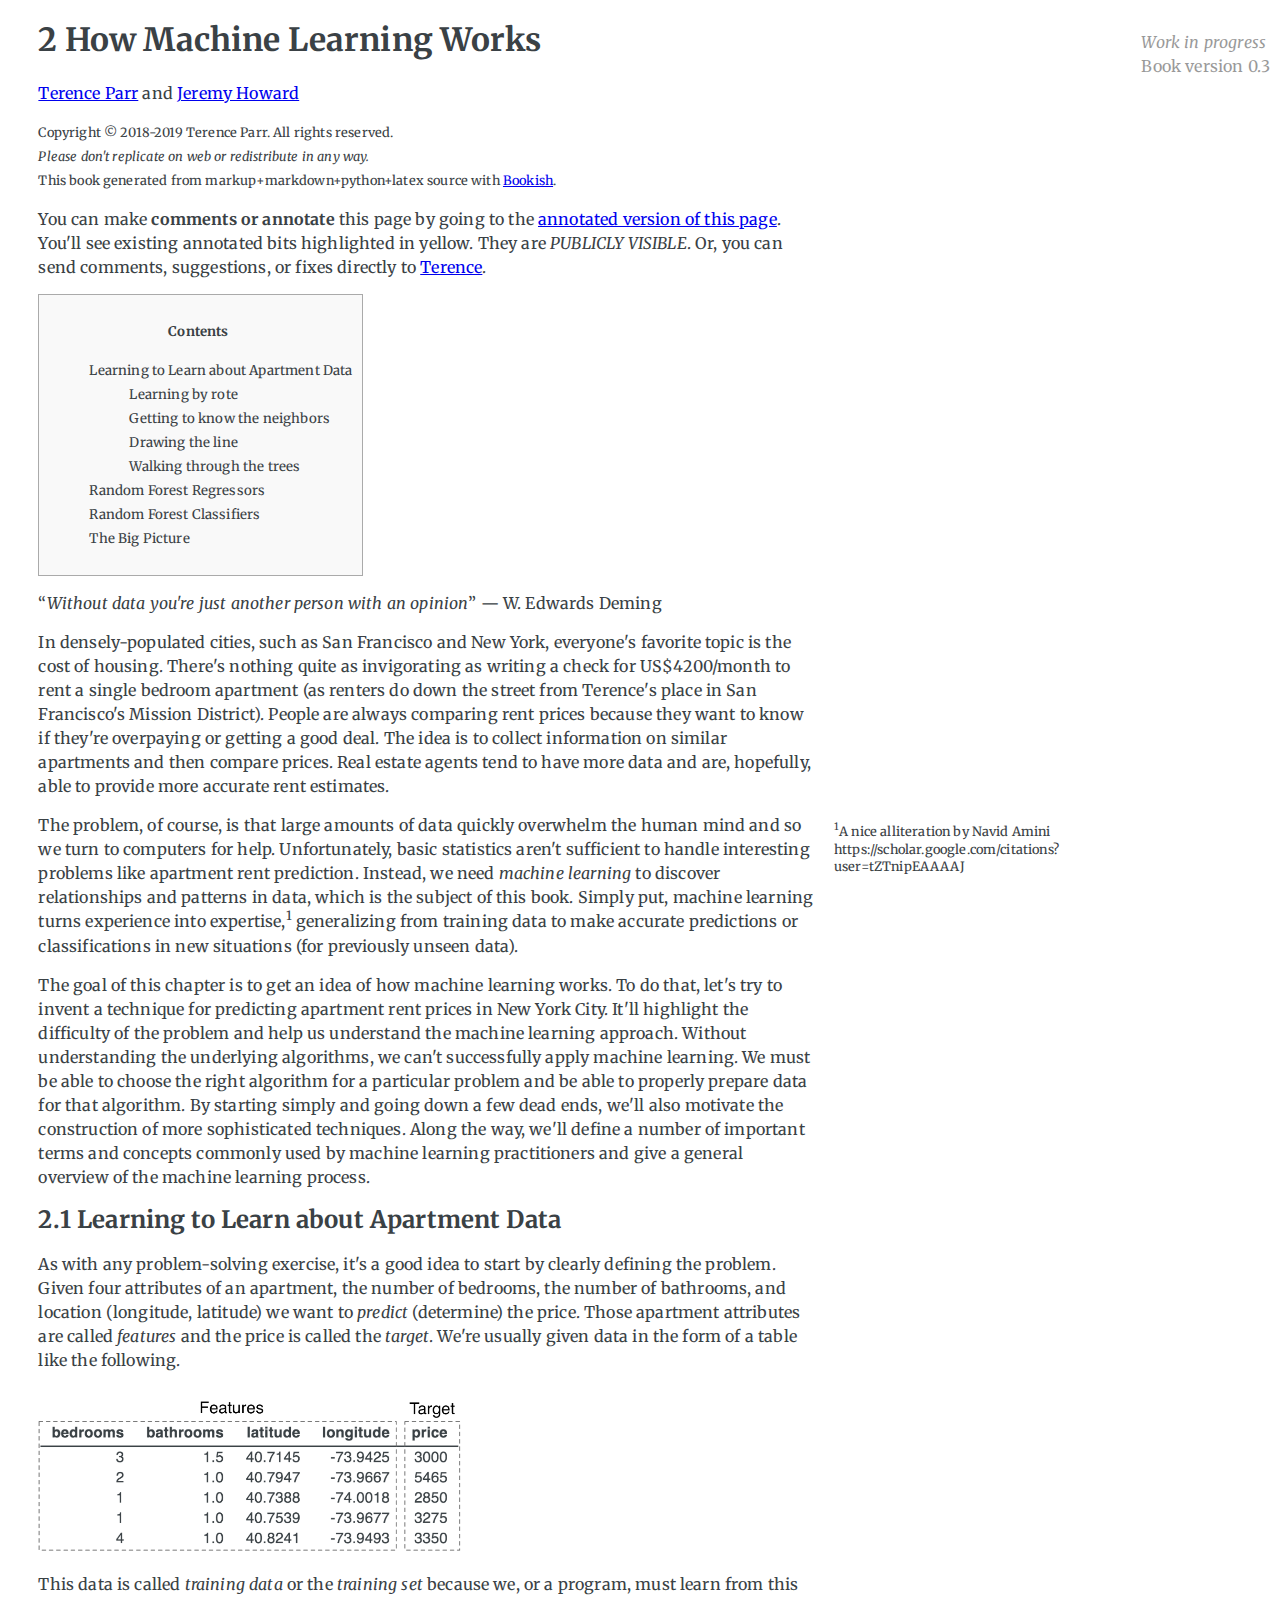
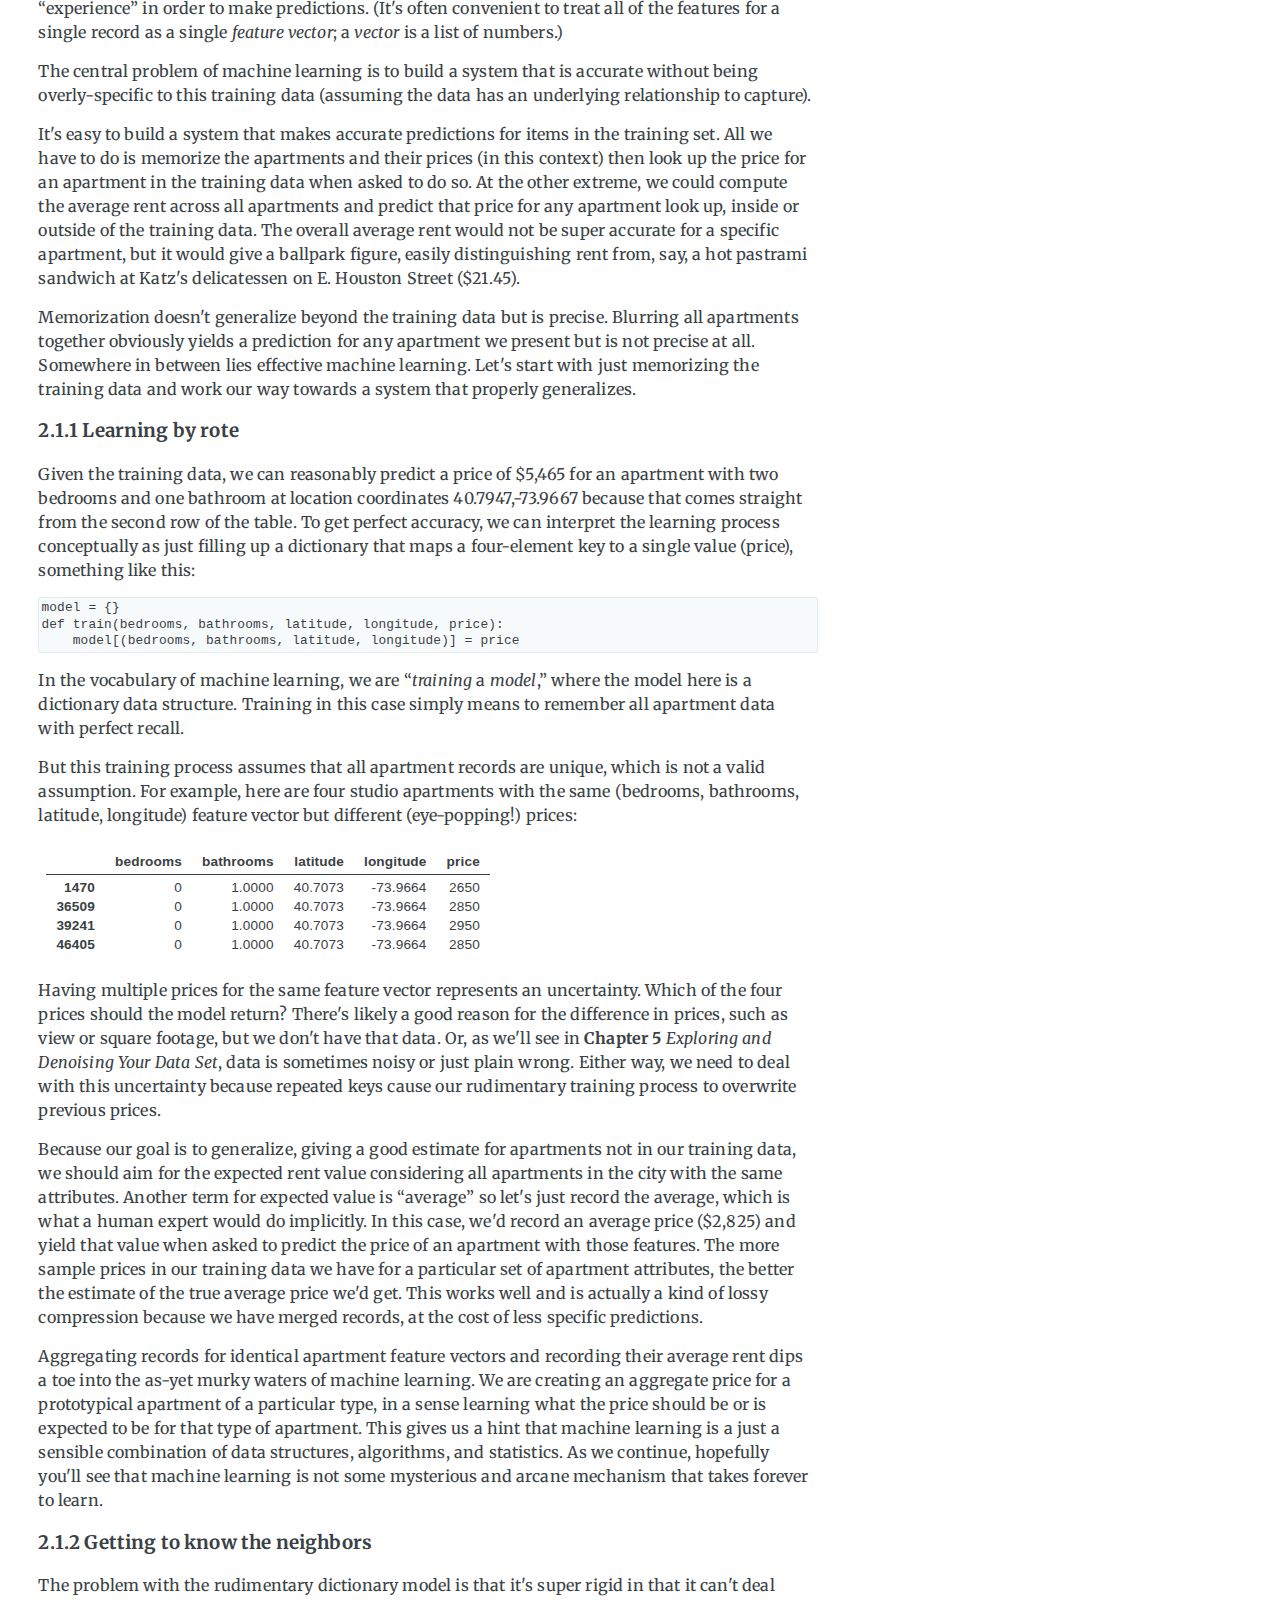
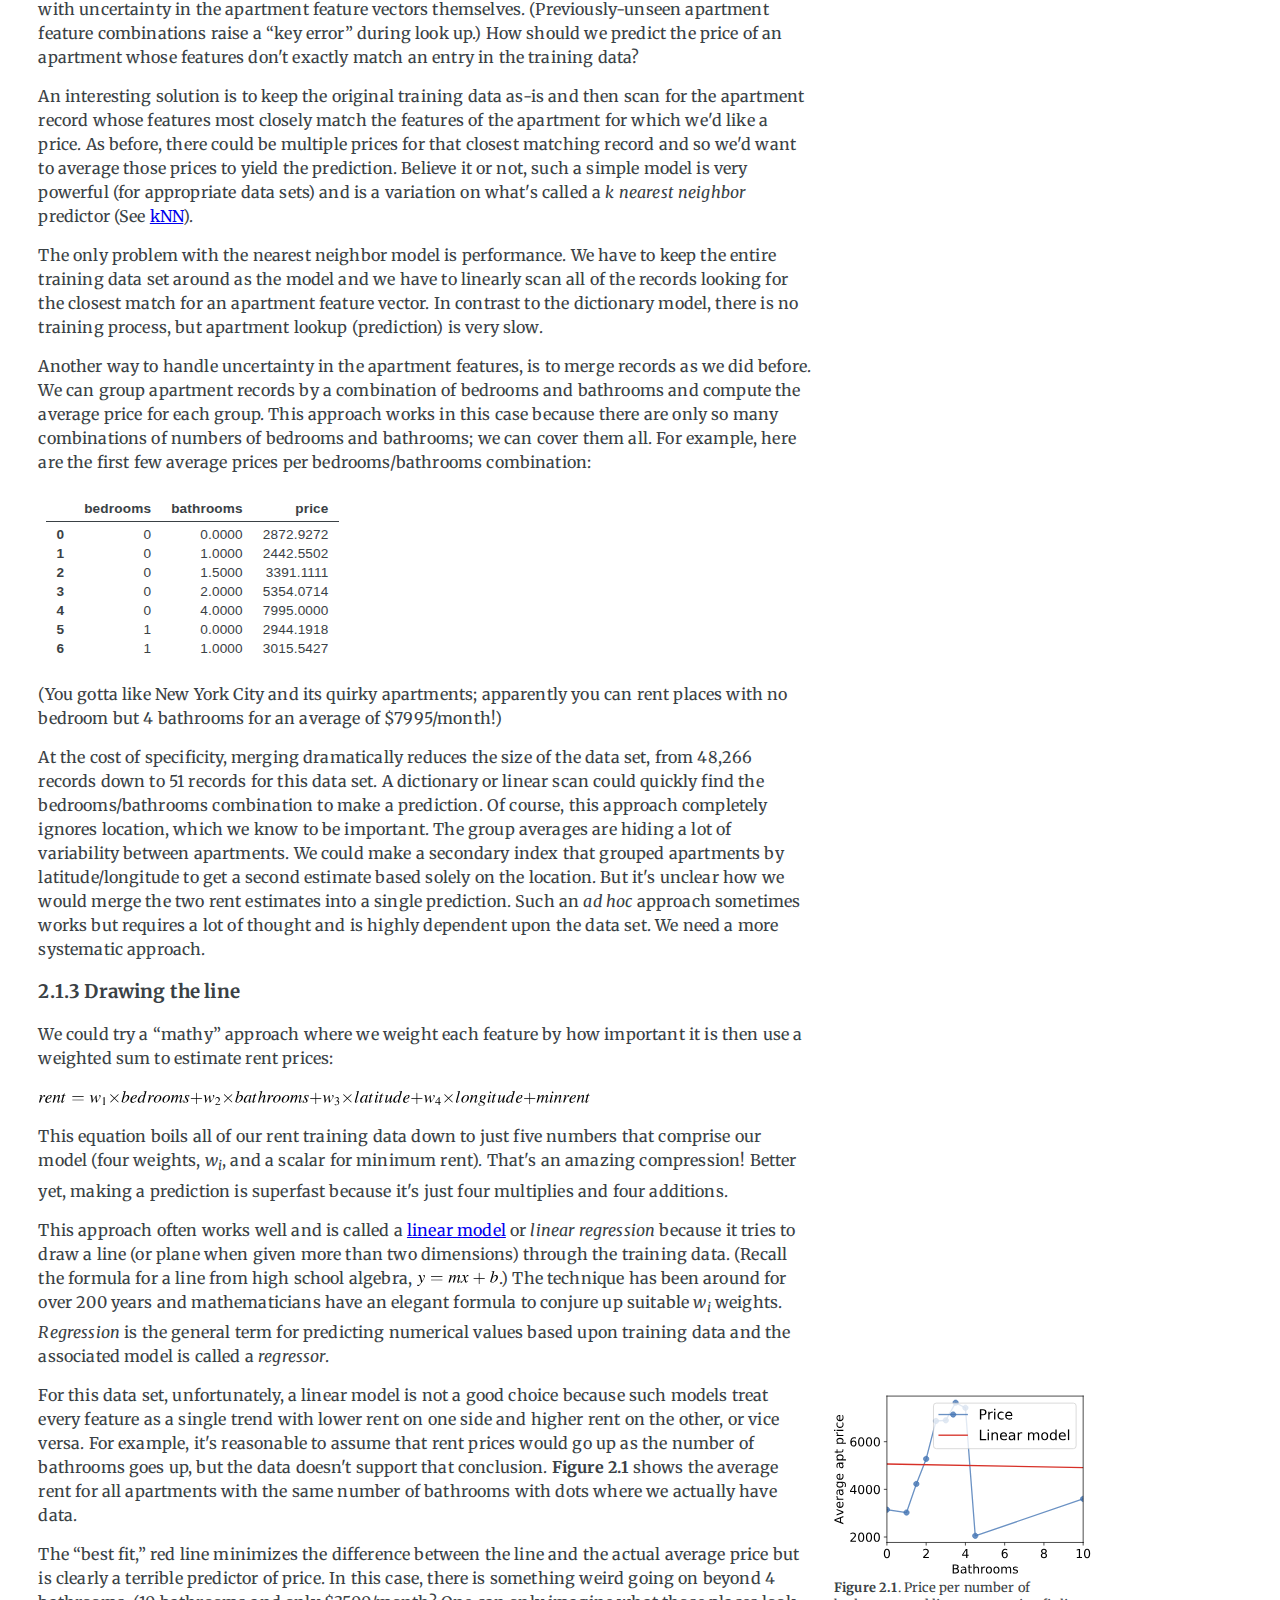
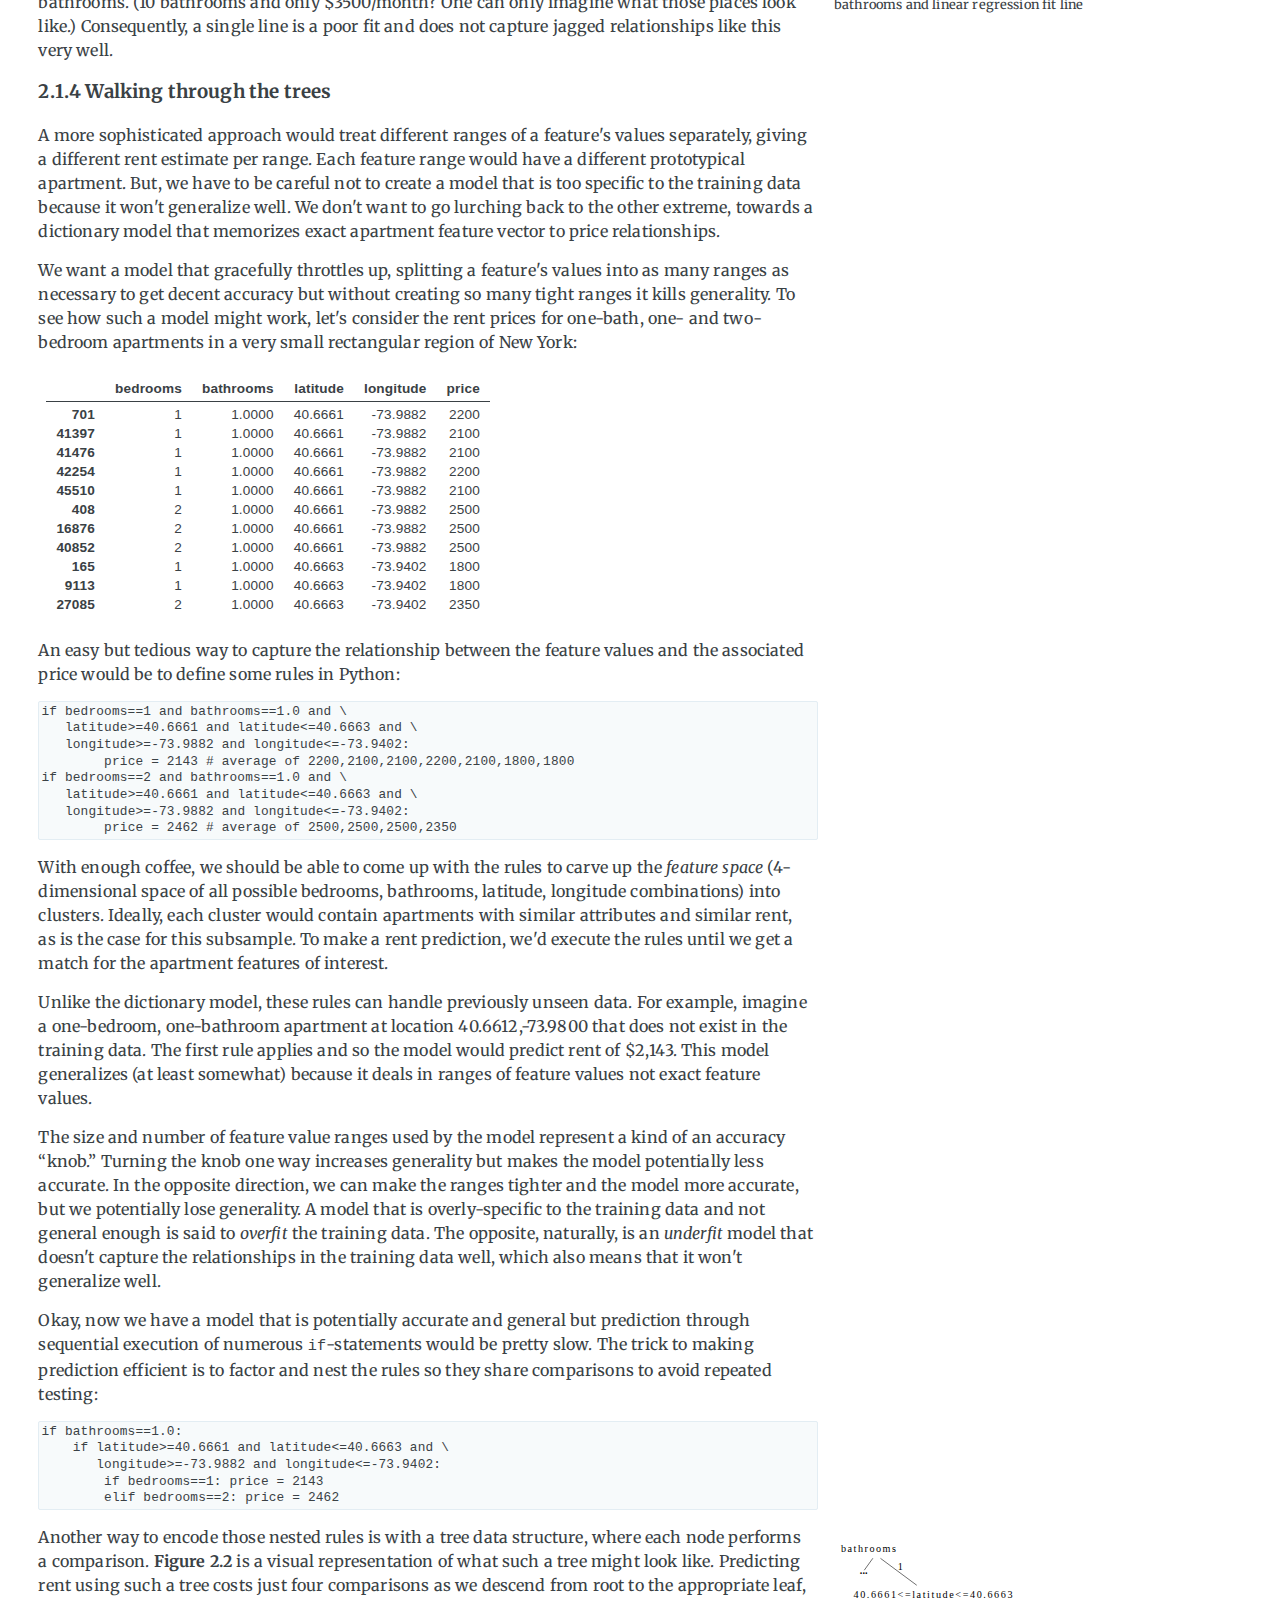
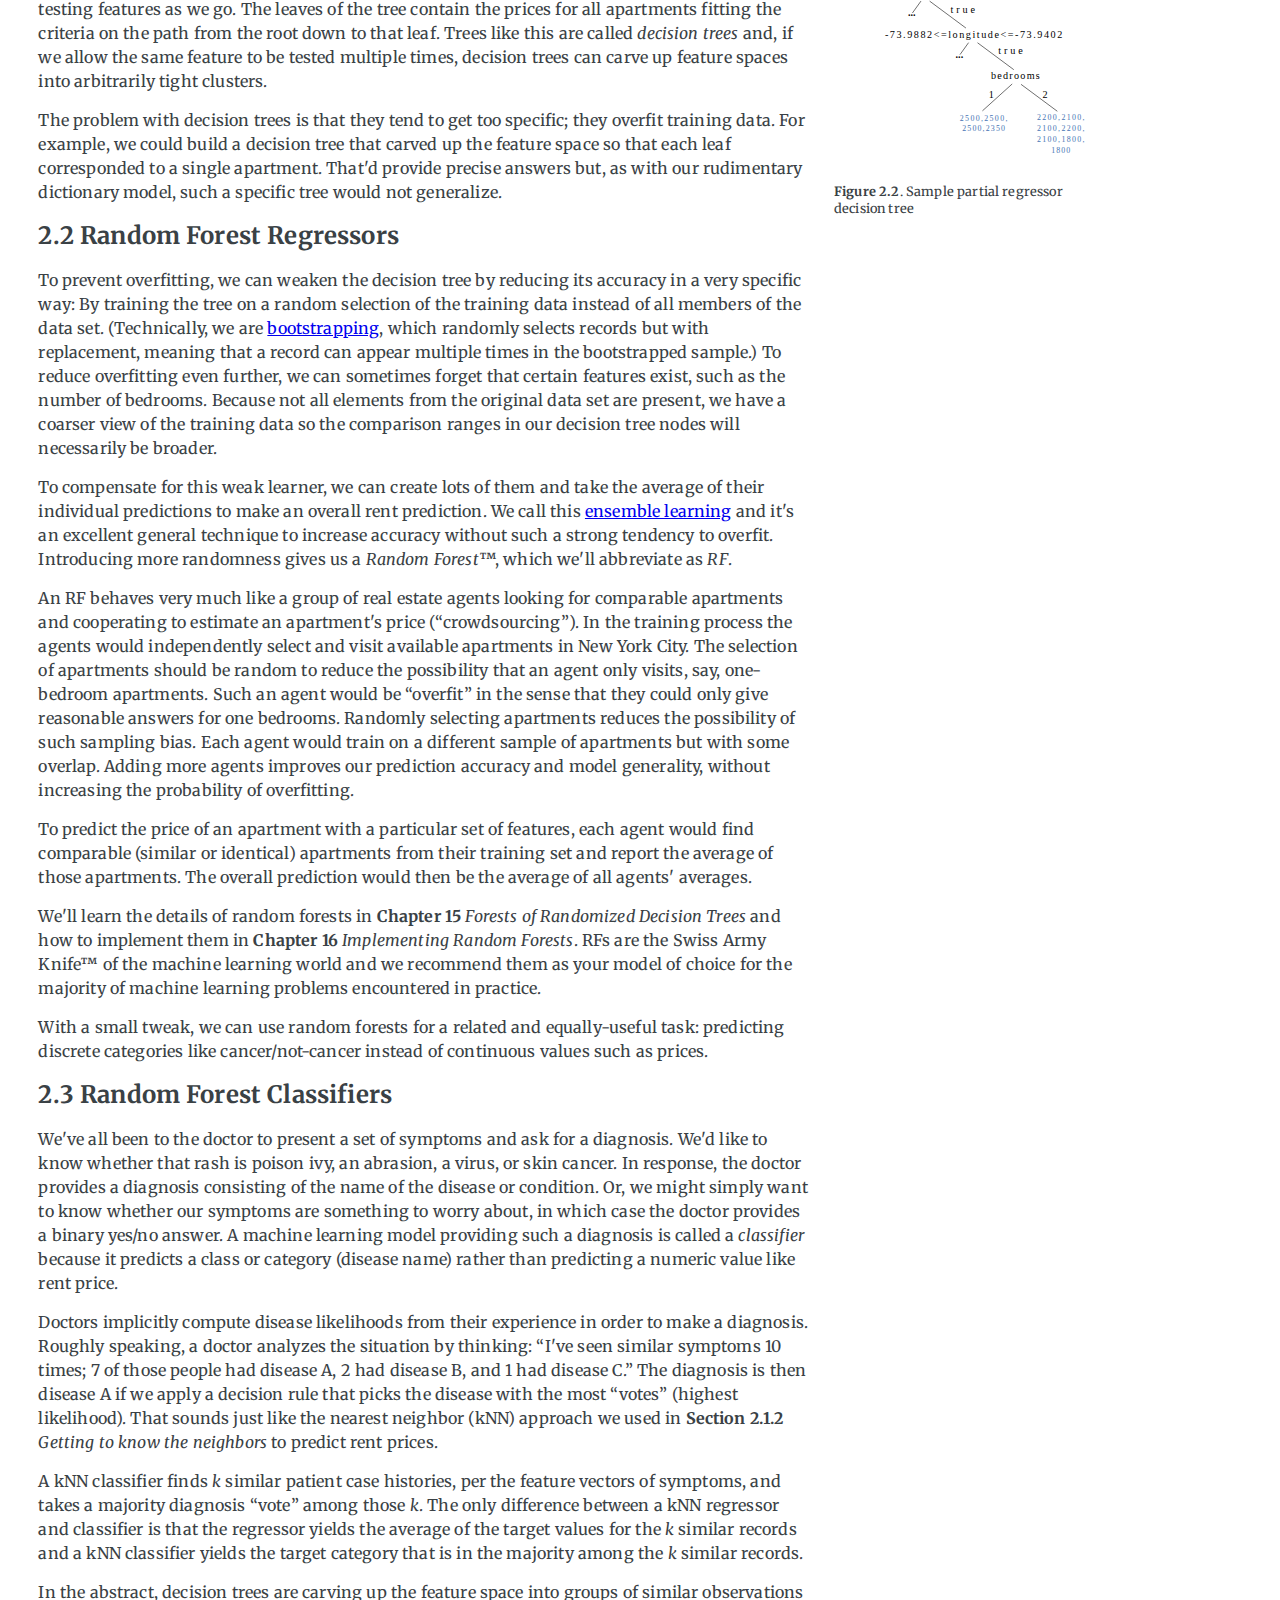
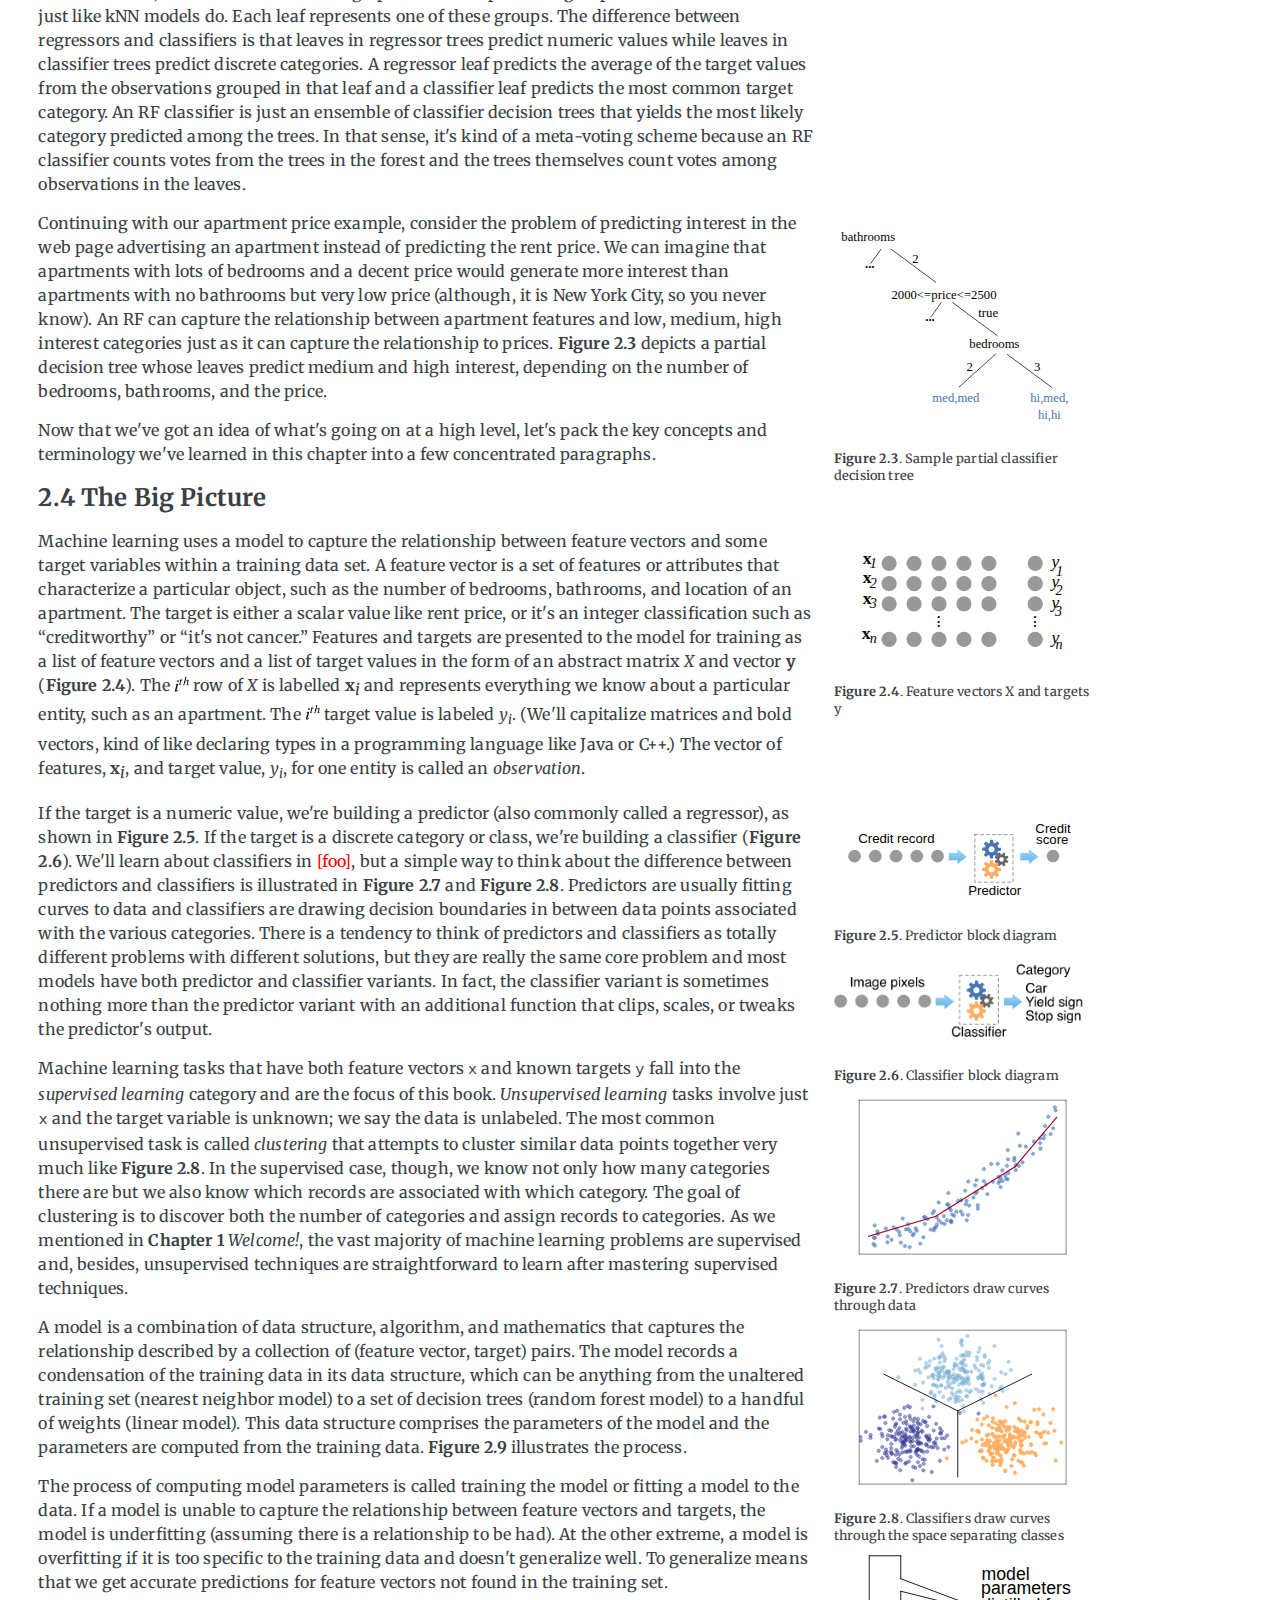
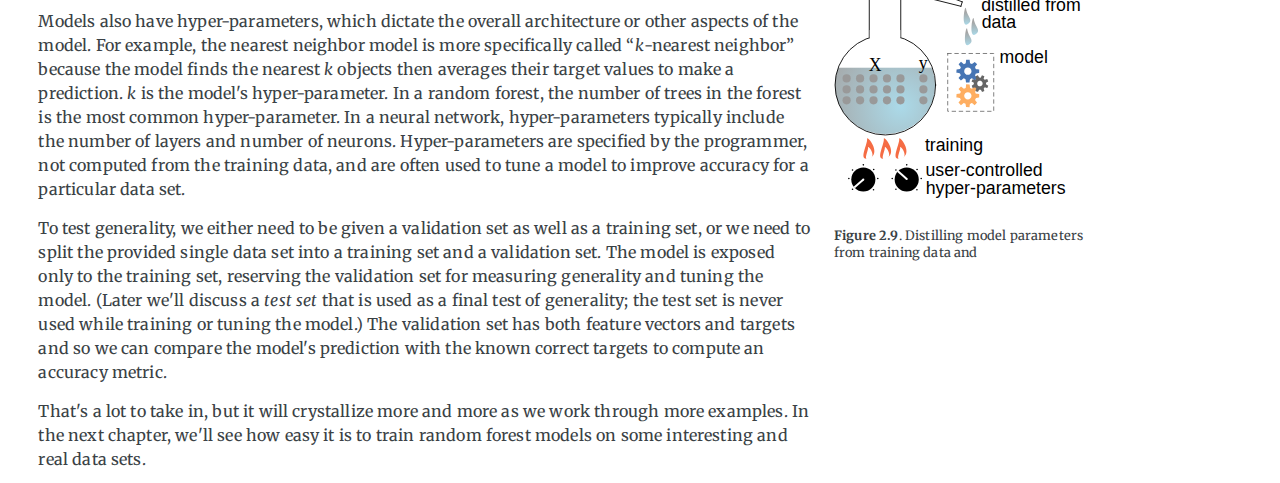
<file: intro.html>
<!DOCTYPE HTML PUBLIC "-//W3C//DTD HTML 4.01//EN" "http://www.w3.org/TR/html4/strict.dtd">
<html>
<head>
<!-- Global site tag (gtag.js) - Google Analytics -->
<script async src="https://www.googletagmanager.com/gtag/js?id=UA-118361649-2"></script>
<script>
  window.dataLayer = window.dataLayer || [];
  function gtag(){dataLayer.push(arguments);}
  gtag('js', new Date());

  gtag('config', 'UA-118361649-2');
</script>
<meta name="viewport" content="width=device-width, initial-scale=1">
<link rel="stylesheet" type="text/css" href="https://fonts.googleapis.com/css?family=Merriweather:300,700,700italic,300italic|Open+Sans:700,400" />
<link rel="stylesheet" type="text/css" href="css/book.css"/>
<title>How Machine Learning Works</title>
<!-- META -->
<!-- LinkedIn meta -->
<meta property='og:title' content="The Mechanics of Machine Learning"/>
<meta property='og:image' content="https://mlbook.explained.ai/images/intro/training.svg">
<meta property='og:description' content="This book is a primer on machine learning for programmers trying to get up to speed quickly."/>
<meta property='og:url' content="https://mlbook.explained.ai"/>

<!-- Facebook meta -->
<meta property="og:type" content="article" />

<!-- Twitter meta -->
<meta name="twitter:title" content="The Mechanics of Machine Learning">
<meta name="twitter:card" content="summary_large_image">
<meta name="twitter:site" content="@the_antlr_guy">
<meta name="twitter:creator" content="@the_antlr_guy">
<meta name="twitter:description" content="This book is a primer on machine learning for programmers trying to get up to speed quickly.">
<meta name="twitter:image" content="https://mlbook.explained.ai/images/intro/training.svg">
<!-- END META -->
</head>
<body>
<div class="watermark">
<i>Work in progress</i><br>
Book version 0.3
</div>

<h1>2 How Machine Learning Works</h1>

<p><a href="http://parrt.cs.usfca.edu">Terence Parr</a> and <a href="http://www.fast.ai/about/#jeremy">Jeremy Howard</a></p>

<p></p>

<p style="font-size: 80%">Copyright &copy; 2018-2019 Terence Parr.  All rights reserved.<br><i>Please don't replicate on web or redistribute in any way.</i><br>This book generated from markup+markdown+python+latex source with <a href="https://github.com/parrt/bookish">Bookish</a>.
<p>
<p>
You can make <b>comments or annotate</b> this page by going to the <a id="annotatelink" href="">annotated version of this page</a>. You'll see existing annotated bits highlighted in yellow. They are <i>PUBLICLY VISIBLE</i>. Or, you can send comments, suggestions, or fixes directly to <a href="mailto:parrt@cs.usfca.edu">Terence</a>.
</p>
<script>
var me = window.location.href;
document.getElementById("annotatelink").href = "https://via.hypothes.is/"+me;
</script>
</p>
</p>



<div id="toc">
<p class="toc_title">Contents</p>
<ul>
	<li><a href="#sec:2.1">Learning to Learn about Apartment Data</a>
	<ul>
			<li><a href="#sec:2.1.1">Learning by rote</a></li>
			<li><a href="#sec:kNN">Getting to know the neighbors</a></li>
			<li><a href="#mathy">Drawing the line</a></li>
			<li><a href="#sec:2.1.4">Walking through the trees</a></li>

	</ul>
	</li>
	<li><a href="#sec:2.2">Random Forest Regressors</a>
	<ul>
	</ul>
	</li>
	<li><a href="#sec:2.3">Random Forest Classifiers</a>
	<ul>
	</ul>
	</li>
	<li><a href="#sec:2.4">The Big Picture</a>
	<ul>
	</ul>
	</li>

</ul>
</div>

<p>&ldquo;<i>Without data you're just another person with an opinion</i>&rdquo; &mdash; W. Edwards Deming</p>
<p>In densely-populated cities, such as San Francisco and New York, everyone's favorite topic is the cost of housing. There's nothing quite as invigorating as writing a check for US$4200/month to rent a single bedroom apartment (as renters do down the street from Terence's place in San Francisco's Mission District). People are always comparing rent prices because they want to know if they're overpaying or getting a good deal. The idea is to collect information on similar apartments and then compare prices. Real estate agents tend to have more data and are, hopefully, able to provide more accurate rent estimates.</p>

<div class="p_wrapper">
<p class=sidenote><span class=sup>1</span>A nice alliteration by Navid Amini  https://scholar.google.com/citations?user=tZTnipEAAAAJ</p>
<p class=p_left>The problem, of course, is that large amounts of data quickly overwhelm the human mind and so we turn to computers for help. Unfortunately, basic statistics aren't sufficient to handle interesting problems like apartment rent prediction. Instead, we need <i>machine learning</i> to discover relationships and patterns in data, which is the subject of this book. Simply put, machine learning turns experience into expertise,<span class=sup>1</span> generalizing from training data to make  accurate predictions or classifications in new situations (for previously unseen data). </p>
</div>

<p>The goal of this chapter is to get an idea of how machine learning works. To do that, let's try to invent a technique for predicting apartment rent prices in New York City. It'll highlight the difficulty of the problem and help us understand the machine learning approach.  Without understanding the underlying algorithms, we can't successfully apply machine learning.  We must be able to choose the right algorithm for a particular problem and be able to properly prepare data for that algorithm. By starting simply and going down a few dead ends, we'll also motivate the construction of more sophisticated techniques. Along the way, we'll define a number of important terms and concepts commonly used by machine learning practitioners and give a general overview of the machine learning process.</p>



<h2 id="sec:2.1">2.1 Learning to Learn about Apartment Data</h2>


<p>As with any problem-solving exercise, it's a good idea to start by clearly defining the problem. Given four attributes of an apartment, the number of bedrooms, the number of bathrooms, and location (longitude, latitude) we want to <i>predict</i> (determine) the price. Those apartment attributes are called <i>features</i> and the price is called the <i>target</i>.  We're usually given data in the form of a table like the following.</p>

<p><img src="images/intro/rent-idea-head-annotated.png" width="55%"></p>

<p>This data is called <i>training data</i> or the <i>training set</i> because we, or a program, must learn from this &ldquo;experience&rdquo; in order to make predictions. (It's often convenient to treat all of the features for a single record as a single <i>feature vector</i>; a <i>vector</i> is a list of numbers.)</p>

<p>The central problem of machine learning is to build a system that is accurate without being overly-specific to this training data (assuming the data has an underlying relationship to capture).</p>

<p>It's easy to build a system that makes accurate predictions for items in the training set. All we have to do is memorize the apartments and their prices (in this context) then look up the price for an apartment in the training data when asked to do so. At the other extreme, we could compute the average rent across all apartments and predict that price for any apartment look up, inside or outside of the training data. The overall average rent would not be super accurate for a specific apartment, but it would give a ballpark figure, easily distinguishing rent from, say, a hot pastrami sandwich at Katz's delicatessen on E. Houston Street ($21.45).   </p>

<p>Memorization doesn't generalize beyond the training data but is precise.  Blurring all apartments together obviously yields a prediction for any apartment we present but is not precise at all.   Somewhere in between lies effective machine learning. Let's start with just memorizing the training data and work our way towards a system that properly generalizes.</p>



<h3 id="sec:2.1.1">2.1.1 Learning by rote</h3>


<p>Given the training data, we can reasonably predict a price of $5,465 for an apartment with two bedrooms and one bathroom at location coordinates 40.7947,-73.9667 because that comes straight from the second row of the table.  To get perfect accuracy, we can interpret the learning process conceptually as just filling up a dictionary that maps a four-element key to a single value (price), something like this:</p>


<div class="codeblk">model = {}
def train(bedrooms, bathrooms, latitude, longitude, price):
    model[(bedrooms, bathrooms, latitude, longitude)] = price</div>


<p>In the vocabulary of machine learning, we are &ldquo;<i>training</i> a <i>model</i>,&rdquo;  where the model here is a dictionary data structure. Training in this case simply means to remember all apartment data with perfect recall.</p>

<p>But this training process assumes that all apartment records are unique, which is not a valid assumption.  For example, here are four studio apartments with the same (bedrooms, bathrooms, latitude, longitude) feature vector but different (eye-popping!) prices:</p>
<div class="scrollbar_wrapper">
<table class="dataframe dataframe-indexed">
<thead>
	<tr><th>&nbsp;</th><th>bedrooms</th><th>bathrooms</th><th>latitude</th><th>longitude</th><th>price</th></tr>
    <tr><td></td></tr>
</thead>
<tbody>
	<tr>
	<td>1470</td><td>0</td><td>1.0000</td><td>40.7073</td><td>-73.9664</td><td>2650</td>
	</tr>
	<tr>
	<td>36509</td><td>0</td><td>1.0000</td><td>40.7073</td><td>-73.9664</td><td>2850</td>
	</tr>
	<tr>
	<td>39241</td><td>0</td><td>1.0000</td><td>40.7073</td><td>-73.9664</td><td>2950</td>
	</tr>
	<tr>
	<td>46405</td><td>0</td><td>1.0000</td><td>40.7073</td><td>-73.9664</td><td>2850</td>
	</tr>
</tbody>
</table>
</div>
<p>Having multiple prices for the same feature vector represents an uncertainty.  Which of the four prices should the model return? There's likely a good reason for the difference in prices, such as view or square footage, but we don't have that data. Or, as we'll see in <b>Chapter 5</b> <i>Exploring and Denoising Your Data Set</i>, data is sometimes noisy or just plain wrong.  Either way, we need to deal with this uncertainty because repeated keys cause our rudimentary training process to overwrite previous prices.</p>

<p>Because our goal is to generalize, giving a good estimate for apartments not in our training data, we should aim for the expected rent value considering all apartments in the city with the same attributes. Another term for expected value is &ldquo;average&rdquo; so let's just record the average, which is what a human expert would do implicitly. In this case, we'd record an average price ($2,825) and yield that value when asked to predict the price of an apartment with those features. The more sample prices in our training data we have for a particular set of apartment attributes, the better the estimate of the true average price we'd get.   This works well and is actually a kind of lossy compression because we have merged records, at the cost of less specific predictions.</p>

<p>Aggregating records for identical apartment feature vectors and recording their average rent dips a toe into the as-yet murky waters of machine learning.  We are creating an aggregate price for a prototypical apartment of a particular type, in a sense learning what the price should be or is expected to be for that type of apartment. This gives us a hint that machine learning is a just a sensible combination of data structures, algorithms, and statistics.  As we continue, hopefully you'll see that machine learning is not some mysterious and arcane mechanism that takes forever to learn.</p>



<h3 id="sec:kNN">2.1.2 Getting to know the neighbors</h3>


<p>The problem with the rudimentary dictionary model is that it's super rigid in that it can't deal with uncertainty in the apartment feature vectors themselves.  (Previously-unseen apartment feature combinations raise a &ldquo;key error&rdquo; during look up.) How should we predict the price of an apartment whose features don't exactly match an entry in the training data?</p>

<p>An interesting solution is to keep the original training data as-is and then scan for the apartment record whose features most closely match the features of the apartment for which we'd like a price. As before, there could be multiple prices for that closest matching record and so we'd want to average those prices to yield the prediction.  Believe it or not, such a simple model is very powerful (for appropriate data sets) and is a variation on what's called a <i>k nearest neighbor</i> predictor (See <a href="https://en.wikipedia.org/wiki/K-nearest_neighbors_algorithm">kNN</a>).</p>

<p>The only problem with the nearest neighbor model is performance. We have to keep the entire training data set around as the model and we have to linearly scan all of the records looking for the closest match for an apartment feature vector.  In contrast to the dictionary model, there is no training process, but apartment lookup (prediction) is very slow.</p>

<p>Another way to handle uncertainty in the apartment features, is to merge records as we did before. We can group apartment records by a combination of bedrooms and bathrooms and compute the average price for each group. This approach works in this case because there are only so many combinations of numbers of bedrooms and bathrooms; we can cover them all. For example, here are the first few average prices per bedrooms/bathrooms combination:</p>
<div class="scrollbar_wrapper">
<table class="dataframe dataframe-indexed">
<thead>
	<tr><th>&nbsp;</th><th>bedrooms</th><th>bathrooms</th><th>price</th></tr>
    <tr><td></td></tr>
</thead>
<tbody>
	<tr>
	<td>0</td><td>0</td><td>0.0000</td><td>2872.9272</td>
	</tr>
	<tr>
	<td>1</td><td>0</td><td>1.0000</td><td>2442.5502</td>
	</tr>
	<tr>
	<td>2</td><td>0</td><td>1.5000</td><td>3391.1111</td>
	</tr>
	<tr>
	<td>3</td><td>0</td><td>2.0000</td><td>5354.0714</td>
	</tr>
	<tr>
	<td>4</td><td>0</td><td>4.0000</td><td>7995.0000</td>
	</tr>
	<tr>
	<td>5</td><td>1</td><td>0.0000</td><td>2944.1918</td>
	</tr>
	<tr>
	<td>6</td><td>1</td><td>1.0000</td><td>3015.5427</td>
	</tr>
</tbody>
</table>
</div>
<p>(You gotta like New York City and its quirky apartments; apparently you can rent  places with no bedroom but 4 bathrooms for an average of $7995/month!)</p>

<p>At the cost of specificity, merging dramatically reduces the size of the data set, from 48,266 records down to 51 records for this data set. A dictionary or linear scan could quickly find the bedrooms/bathrooms combination to make a prediction. Of course, this approach completely ignores location, which we know to be important. The group averages are hiding a lot of variability between apartments. We could make a secondary index that grouped apartments by latitude/longitude to get a second estimate based solely on the location.  But it's unclear how we would merge the two rent estimates into a single prediction.  Such an <i>ad hoc</i> approach sometimes works but requires a lot of thought and is highly dependent upon the data set. We need a more systematic approach.</p>



<h3 id="mathy">2.1.3 Drawing the line</h3>


<p>We could try a &ldquo;mathy&rdquo; approach where we weight each feature by how important it is then use a weighted sum to estimate rent prices:</p>

<p><img style="vertical-align: -2.7844844pt;" src="images/eqn-576FAA65E2A17721D10E7261E68917A0-depth002.65.svg"></p>

<p>This equation boils all of our rent training data down to just five numbers that comprise our model (four weights, <span class=eqn>w<sub>i</sub></span>, and a scalar for minimum rent). That's an amazing compression!  Better yet, making a prediction is superfast because it's just four multiplies and four additions.</p>

<p>This approach often works well and is called a <a href="https://en.wikipedia.org/wiki/Linear_regression">linear model</a> or <i>linear regression</i> because it tries to draw a line (or plane when given more than two dimensions) through the training data. (Recall the formula for a line from high school algebra, <img style="vertical-align: -2.7844844pt;" src="images/eqn-6D74D8F1C6D1196D2E75893F266AE552-depth002.65.svg">.)   The technique has been around for over 200 years and mathematicians have an elegant formula to conjure up suitable <span class=eqn>w<sub>i</sub></span> weights. <i>Regression</i> is the general term for predicting numerical values based upon training data and the associated model is called a <i>regressor</i>.</p>

<div class="p_wrapper">
<span class=sidenote>
<a href="images/intro/intro_stats_4.svg"><img src="images/intro/intro_stats_4.svg"
  width="100%"
></a>
<br><b>Figure 2.1</b>. Price per number of bathrooms and linear regression fit line</span>
<p class=p_left>For this data set, unfortunately, a linear model is not a good choice because such models treat every feature as a single trend with lower rent on one side and higher rent on the other, or vice versa.  For example, it's reasonable to assume that rent prices would go up as the number of bathrooms goes up, but the data doesn't support that conclusion. <b>Figure 2.1</b> shows the average rent for all apartments with the same number of bathrooms with dots where we actually have data.</p>
</div>

<p>The &ldquo;best fit,&rdquo; red line minimizes the difference between the line and the actual average price but is clearly a terrible predictor of price. In this case, there is something weird going on beyond 4 bathrooms. (10 bathrooms and only $3500/month? One can only imagine what those places look like.) Consequently, a single line is a poor fit and does not capture jagged relationships like this very well.</p>



<h3 id="sec:2.1.4">2.1.4 Walking through the trees</h3>


<p>A more sophisticated approach would treat different ranges of a feature's values  separately, giving a different rent estimate per range.  Each feature range would have a different prototypical apartment.  But, we have to be careful not to create a model that is too specific to the training data because it won't generalize well. We don't want to go lurching back to the other extreme, towards a dictionary model that memorizes exact apartment feature vector to price relationships.</p>

<p>We want a model that gracefully throttles up, splitting a feature's values into as many ranges as necessary to get decent accuracy but without creating so many tight ranges it kills generality.  To see how such a model might work, let's consider the rent prices for one-bath, one- and two-bedroom apartments in a very small rectangular region of New York:</p>
<div class="scrollbar_wrapper">
<table class="dataframe dataframe-indexed">
<thead>
	<tr><th>&nbsp;</th><th>bedrooms</th><th>bathrooms</th><th>latitude</th><th>longitude</th><th>price</th></tr>
    <tr><td></td></tr>
</thead>
<tbody>
	<tr>
	<td>701</td><td>1</td><td>1.0000</td><td>40.6661</td><td>-73.9882</td><td>2200</td>
	</tr>
	<tr>
	<td>41397</td><td>1</td><td>1.0000</td><td>40.6661</td><td>-73.9882</td><td>2100</td>
	</tr>
	<tr>
	<td>41476</td><td>1</td><td>1.0000</td><td>40.6661</td><td>-73.9882</td><td>2100</td>
	</tr>
	<tr>
	<td>42254</td><td>1</td><td>1.0000</td><td>40.6661</td><td>-73.9882</td><td>2200</td>
	</tr>
	<tr>
	<td>45510</td><td>1</td><td>1.0000</td><td>40.6661</td><td>-73.9882</td><td>2100</td>
	</tr>
	<tr>
	<td>408</td><td>2</td><td>1.0000</td><td>40.6661</td><td>-73.9882</td><td>2500</td>
	</tr>
	<tr>
	<td>16876</td><td>2</td><td>1.0000</td><td>40.6661</td><td>-73.9882</td><td>2500</td>
	</tr>
	<tr>
	<td>40852</td><td>2</td><td>1.0000</td><td>40.6661</td><td>-73.9882</td><td>2500</td>
	</tr>
	<tr>
	<td>165</td><td>1</td><td>1.0000</td><td>40.6663</td><td>-73.9402</td><td>1800</td>
	</tr>
	<tr>
	<td>9113</td><td>1</td><td>1.0000</td><td>40.6663</td><td>-73.9402</td><td>1800</td>
	</tr>
	<tr>
	<td>27085</td><td>2</td><td>1.0000</td><td>40.6663</td><td>-73.9402</td><td>2350</td>
	</tr>
</tbody>
</table>
</div>
<p>An easy but tedious way to capture the relationship between the feature values and the associated price would be to define some rules in Python:</p>


<div class="codeblk">if bedrooms==1 and bathrooms==1.0 and \
   latitude>=40.6661 and latitude&lt;=40.6663 and \
   longitude>=-73.9882 and longitude&lt;=-73.9402:
	price = 2143 # average of 2200,2100,2100,2200,2100,1800,1800
if bedrooms==2 and bathrooms==1.0 and \
   latitude>=40.6661 and latitude&lt;=40.6663 and \
   longitude>=-73.9882 and longitude&lt;=-73.9402:
	price = 2462 # average of 2500,2500,2500,2350</div>


<p>With enough coffee, we should be able to come up with the rules to carve up the <i>feature space</i> (4-dimensional space of all possible bedrooms, bathrooms, latitude, longitude combinations) into clusters.  Ideally, each cluster would contain apartments with similar attributes and similar rent, as is the case for this subsample.  To make a rent prediction, we'd execute the rules until we get a match for the apartment features of interest.</p>

<p>Unlike the dictionary model, these rules can handle previously unseen data. For example, imagine a one-bedroom, one-bathroom apartment at location 40.6612,-73.9800 that does not exist in the training data. The first rule applies and so the model would predict rent of $2,143. This model generalizes (at least somewhat) because it deals in ranges of feature values not exact feature values. </p>

<p>The size and number of feature value ranges used by the model represent a kind of an accuracy &ldquo;knob.&rdquo; Turning the knob one way increases generality but makes the model potentially less accurate. In the opposite direction, we can make the ranges tighter and the model more accurate, but we potentially lose generality. A model that is overly-specific to the training data and not general enough is said to <i>overfit</i> the training data. The opposite, naturally, is an <i>underfit</i> model that doesn't capture the relationships in the training data well, which also means that it won't generalize well.</p>

<p>Okay,  now we have a model that is potentially accurate and general but prediction through sequential execution of numerous <span class=inlinecode>if</span>-statements would be pretty slow. The trick to making prediction efficient is to factor and nest the rules so they share comparisons to avoid repeated testing:</p>


<div class="codeblk">if bathrooms==1.0:
    if latitude>=40.6661 and latitude&lt;=40.6663 and \ 
       longitude>=-73.9882 and longitude&lt;=-73.9402:
        if bedrooms==1: price = 2143
        elif bedrooms==2: price = 2462</div>


<div class="p_wrapper">
<span class=sidenote>

<center>
<img src="images/intro/dec-tree.svg" width="100%">
</center>

<br><b>Figure 2.2</b>. Sample partial regressor decision tree</span>
<p class=p_left>Another way to encode those nested rules is with a tree data structure, where each node performs a comparison. <b>Figure 2.2</b> is a visual representation of what such a tree might look like.  Predicting rent using such a tree costs just four comparisons as we descend from root to the appropriate leaf, testing features as we go. The leaves of the tree contain the prices for all apartments fitting the criteria on the path from the root down to that leaf.  Trees like this are called  <i>decision trees</i> and, if we allow the same feature to be tested multiple times, decision trees can carve up feature spaces into arbitrarily tight clusters. </p>
</div>

<p>The problem with decision trees is that they tend to get too specific; they overfit training data. For example, we could build a decision tree that carved up the feature space so that each leaf corresponded to a single apartment. That'd provide precise answers but, as with our rudimentary dictionary model, such a specific tree would not generalize. </p>




<h2 id="sec:2.2">2.2 Random Forest Regressors</h2>


<p>To prevent overfitting, we can weaken the decision tree by reducing its accuracy in a very specific way: By training the tree on a random selection of the training data instead of all members of the data set.  (Technically, we are <a href="https://en.wikipedia.org/wiki/Bootstrapping_(statistics)">bootstrapping</a>, which randomly selects records but with replacement, meaning that a record can appear multiple times in the bootstrapped sample.) To reduce overfitting even further, we can sometimes forget that certain features exist, such as the number of bedrooms. Because not all elements from the original data set are present, we have a coarser view of the training data so the comparison ranges in our decision tree nodes will necessarily be broader.</p>

<p>To compensate for this weak learner, we can create lots of them and take the average of their individual predictions to make an overall rent prediction.  We call this <a href="https://cs.nju.edu.cn/zhouzh/zhouzh.files/publication/springerEBR09.pdf">ensemble learning</a> and it's an excellent general technique to increase accuracy without such a strong tendency to overfit.   Introducing more randomness gives us a <i>Random Forest</i>&trade;, which we'll abbreviate as <i>RF</i>. </p>

<p>An RF behaves very much like a group of real estate agents looking for comparable apartments and cooperating to estimate an apartment's price (&ldquo;crowdsourcing&rdquo;).  In the training process the agents would independently select and visit available apartments in New York City. The selection of apartments should be random to reduce the possibility that an agent only visits, say, one-bedroom apartments.  Such an agent would be &ldquo;overfit&rdquo; in the sense that they could only give reasonable answers for one bedrooms. Randomly selecting apartments reduces the possibility of such sampling bias. Each agent would train on a different sample of apartments but with some overlap.  Adding more agents improves our prediction accuracy and model generality, without increasing the probability of overfitting.</p>

<p>To predict the price of an apartment with a particular set of features, each agent would find comparable (similar or identical) apartments from their training set and report the average of those apartments. The overall prediction would then be the average of all agents' averages.</p>

<p>We'll learn the details of random forests in <b>Chapter 15</b> <i>Forests of Randomized Decision Trees</i> and how to implement them in <b>Chapter 16</b> <i>Implementing Random Forests</i>. RFs are the Swiss Army Knife&trade; of the machine learning world and we recommend them as your model of choice for the majority of machine learning problems encountered in practice. </p>

<p>With a small tweak, we can use random forests for a related and equally-useful task: predicting discrete categories like cancer/not-cancer instead of continuous values such as prices.</p>



<h2 id="sec:2.3">2.3 Random Forest Classifiers</h2>


<p>We've all been to the doctor to present a set of symptoms and ask for a diagnosis. We'd like to know whether that rash is poison ivy, an abrasion, a virus, or skin cancer.   In response, the doctor provides a diagnosis consisting of the name of the disease or condition. Or, we might simply want to know whether our symptoms are something to worry about, in which case the doctor provides a binary yes/no answer.  A machine learning model providing such a diagnosis is called a <i>classifier</i> because it predicts a class or category (disease name) rather than predicting a numeric value like rent price.</p>

<p>Doctors implicitly compute disease likelihoods from their experience in order to make a diagnosis.  Roughly speaking, a doctor analyzes the situation by thinking: &ldquo;I've seen similar symptoms 10 times;  7 of those people had disease A, 2 had disease B, and 1 had disease C.&rdquo; The diagnosis is then disease A if we apply a decision rule that picks the disease with the most &ldquo;votes&rdquo; (highest likelihood).  That sounds just like the nearest neighbor (kNN) approach we used in <b>Section 2.1.2</b> <i>Getting to know the neighbors</i> to predict rent prices. </p>

<p>A kNN classifier finds <span class=eqn>k</span> similar patient case histories, per the feature vectors of symptoms, and takes a majority diagnosis &ldquo;vote&rdquo; among those <span class=eqn>k</span>.  The only difference between a kNN regressor and classifier is that the regressor yields the average of the target values for the <span class=eqn>k</span> similar records and a kNN classifier yields the target category that is in the majority among the <span class=eqn>k</span> similar records.</p>

<p>In the abstract, decision trees are carving up the feature space into groups of similar observations just like kNN models do. Each leaf represents one of these groups.  The difference between regressors and classifiers is that leaves in regressor trees predict numeric values while leaves in classifier trees predict discrete categories. A regressor leaf predicts the average of the target values from the observations grouped in that leaf and a classifier leaf predicts the most common target category. An RF classifier is just an ensemble of classifier decision trees that yields the most likely category predicted among the trees. In that sense, it's kind of a meta-voting scheme because an RF classifier counts votes from the trees in the forest and the trees themselves count votes among observations in the leaves.</p>

<div class="p_wrapper">
<span class=sidenote>

<center>
<img src="images/intro/class-dec-tree.svg" width="100%">
</center>

<br><b>Figure 2.3</b>. Sample partial classifier decision tree</span>
<p class=p_left>Continuing with our apartment price example, consider the problem of predicting interest in the web page advertising an apartment instead of predicting the rent price. We can imagine that apartments with lots of bedrooms and a decent price would generate more interest than apartments with no bathrooms but very low price (although, it is New York City, so you never know). An RF can capture the relationship between apartment features and low, medium, high interest categories just as it can capture the relationship to prices. <b>Figure 2.3</b> depicts a partial decision tree whose leaves predict medium and high interest, depending on the number of bedrooms, bathrooms, and the price.</p>
</div>

<p>Now that we've got an idea of what's going on at a high level, let's pack the key concepts and terminology we've learned in this chapter into a few concentrated paragraphs.</p>



<h2 id="sec:2.4">2.4 The Big Picture</h2>


<div class="p_wrapper">
<span class=sidenote>

<center>
<img src="images/intro/Xy.svg" width="85%">
</center>

<br><b>Figure 2.4</b>. Feature vectors X and targets y</span>
<p class=p_left>Machine learning uses a model to capture the relationship between feature vectors and some target variables within a training data set.  A feature vector is a set of features or attributes that characterize a particular object, such as the number of bedrooms, bathrooms, and location of an apartment. The target is either a scalar value like rent price, or it's an integer classification such as &ldquo;creditworthy&rdquo; or &ldquo;it's not cancer.&rdquo;  Features and targets are presented to the model for training as a list of feature vectors and a list of target values in the form of an abstract matrix <span class=eqn>X</span> and vector <span class=eqnvec>y</span> (<b>Figure 2.4</b>). The <img style="vertical-align: -0.5pt;" src="images/eqn-97361F12A3555FC4FC4E2FFCE1799AC3-depth000.14.svg"> row of <span class=eqn>X</span> is labelled <span class=eqnvec>x</span><sub class=eqn>i</sub> and represents everything we know about a particular entity, such as an apartment. The <img style="vertical-align: -0.5pt;" src="images/eqn-97361F12A3555FC4FC4E2FFCE1799AC3-depth000.14.svg"> target value is labeled <span class=eqn>y<sub>i</sub></span>. (We'll capitalize matrices and bold vectors, kind of like declaring types in a programming language like Java or C++.) The vector of features, <span class=eqnvec>x</span><sub class=eqn>i</sub>, and target value, <span class=eqn>y<sub>i</sub></span>, for one entity is called an <i>observation</i>.</p>
</div>

<div class="p_wrapper">
<span class=sidenote>

<center>
<img src="images/intro/regressor.svg" width="90%">
</center>

 <br><b>Figure 2.5</b>. Predictor block diagram</span><span class=sidenote>

<center>
<img src="images/intro/classifier.png" width="100%">
</center>

<br><b>Figure 2.6</b>. Classifier block diagram</span><span class=sidenote>

<center>
<img src="images/intro/fitpiecewise.svg" width="85%">
</center>

<br><b>Figure 2.7</b>. Predictors draw curves through data</span><span class=sidenote>

<center>
<img src="images/intro/mindist-decision-lines.svg" width="85%">
</center>

<br><b>Figure 2.8</b>. Classifiers draw curves through the  space separating classes</span>
<p class=p_left>If the target is a numeric value, we're building a predictor (also commonly called a regressor), as shown in <b>Figure 2.5</b>.  If the target is a discrete category or class, we're building a classifier (<b>Figure 2.6</b>). We'll learn about classifiers in <span style="color: red">[foo]</span>, but a simple way to think about the difference between predictors and classifiers is illustrated in <b>Figure 2.7</b> and <b>Figure 2.8</b>. Predictors are usually fitting curves to data and classifiers are drawing decision boundaries in between data points associated with the various categories. There is a tendency to think of predictors and classifiers as totally different problems with different solutions, but they are really the same core problem and most models have both predictor and classifier variants. In fact, the classifier variant is sometimes nothing more than the predictor variant with an additional function that clips, scales, or tweaks the predictor's output.</p>
</div>

<p>Machine learning tasks that have both feature vectors <span class=inlinecode>x</span> and known targets <span class=inlinecode>y</span> fall into the <i>supervised learning</i> category and are the focus of this book. <i>Unsupervised learning</i> tasks involve just <span class=inlinecode>x</span> and the target variable is unknown; we say the data is unlabeled. The most common unsupervised task is called <i>clustering</i> that attempts to cluster similar data points together very much like <b>Figure 2.8</b>. In the supervised case, though, we know not only how many categories there are but we also know which records are associated with which category. The goal of clustering is to discover both the number of categories and assign records to categories. As we mentioned in <b>Chapter 1</b> <i>Welcome!</i>, the vast majority of machine learning problems are supervised and, besides, unsupervised techniques are straightforward to learn after mastering supervised techniques.</p>

<div class="p_wrapper">
<span class=sidenote>

<center>
<img src="images/intro/training.svg" width="100%">
</center>

<br><b>Figure 2.9</b>. Distilling model parameters from training data and</span>
<p class=p_left>A model is a combination of data structure, algorithm, and mathematics that captures the relationship described by a collection of (feature vector, target) pairs. The model records a condensation of the training data in its data structure, which can be anything from the unaltered training set (nearest neighbor model) to a set of decision trees (random forest model) to a handful of weights (linear model). This data structure comprises the parameters of the model and the parameters are computed from the training data. <b>Figure 2.9</b> illustrates the process.</p>
</div>

<p>The process of computing model parameters is called training the model or fitting a model to the data. If a model is unable to capture the relationship between feature vectors and targets, the model is underfitting (assuming there is a relationship to be had). At the other extreme, a model is overfitting if it is too specific to the training data and doesn't generalize well. To generalize means that we get accurate predictions for feature vectors not found in the training set.</p>

<p>Models also have hyper-parameters, which dictate the overall architecture or other aspects of the model. For example, the nearest neighbor model is more specifically called &ldquo;<span class=eqn>k</span>-nearest neighbor&rdquo; because the model finds the nearest <span class=eqn>k</span> objects then averages their target values to make a prediction. <span class=eqn>k</span> is the model's hyper-parameter. In a random forest, the number of trees in the forest is the most common hyper-parameter.  In a neural network, hyper-parameters typically include the number of layers and number of neurons. Hyper-parameters are specified by the programmer, not computed from the training data, and are often used to tune a model to improve accuracy for a particular data set.</p>

<p>To test generality, we either need to be given a validation set as well as a training set, or we need to split the provided single data set into a training set and a validation set. The model is exposed only to the training set, reserving the validation set for measuring generality and tuning the model. (Later we'll discuss a <i>test set</i> that is used as a final test of generality; the test set is never used while training or tuning the model.) The validation set has both feature vectors and targets and so we can compare the model's prediction with the known correct targets to compute an accuracy metric.</p>

<p>That's a lot to take in, but it will crystallize more and more as we work through more examples.  In the next chapter, we'll see how easy it is to train random forest models on some interesting and real data sets.</p>



</body>
</html>
</file>
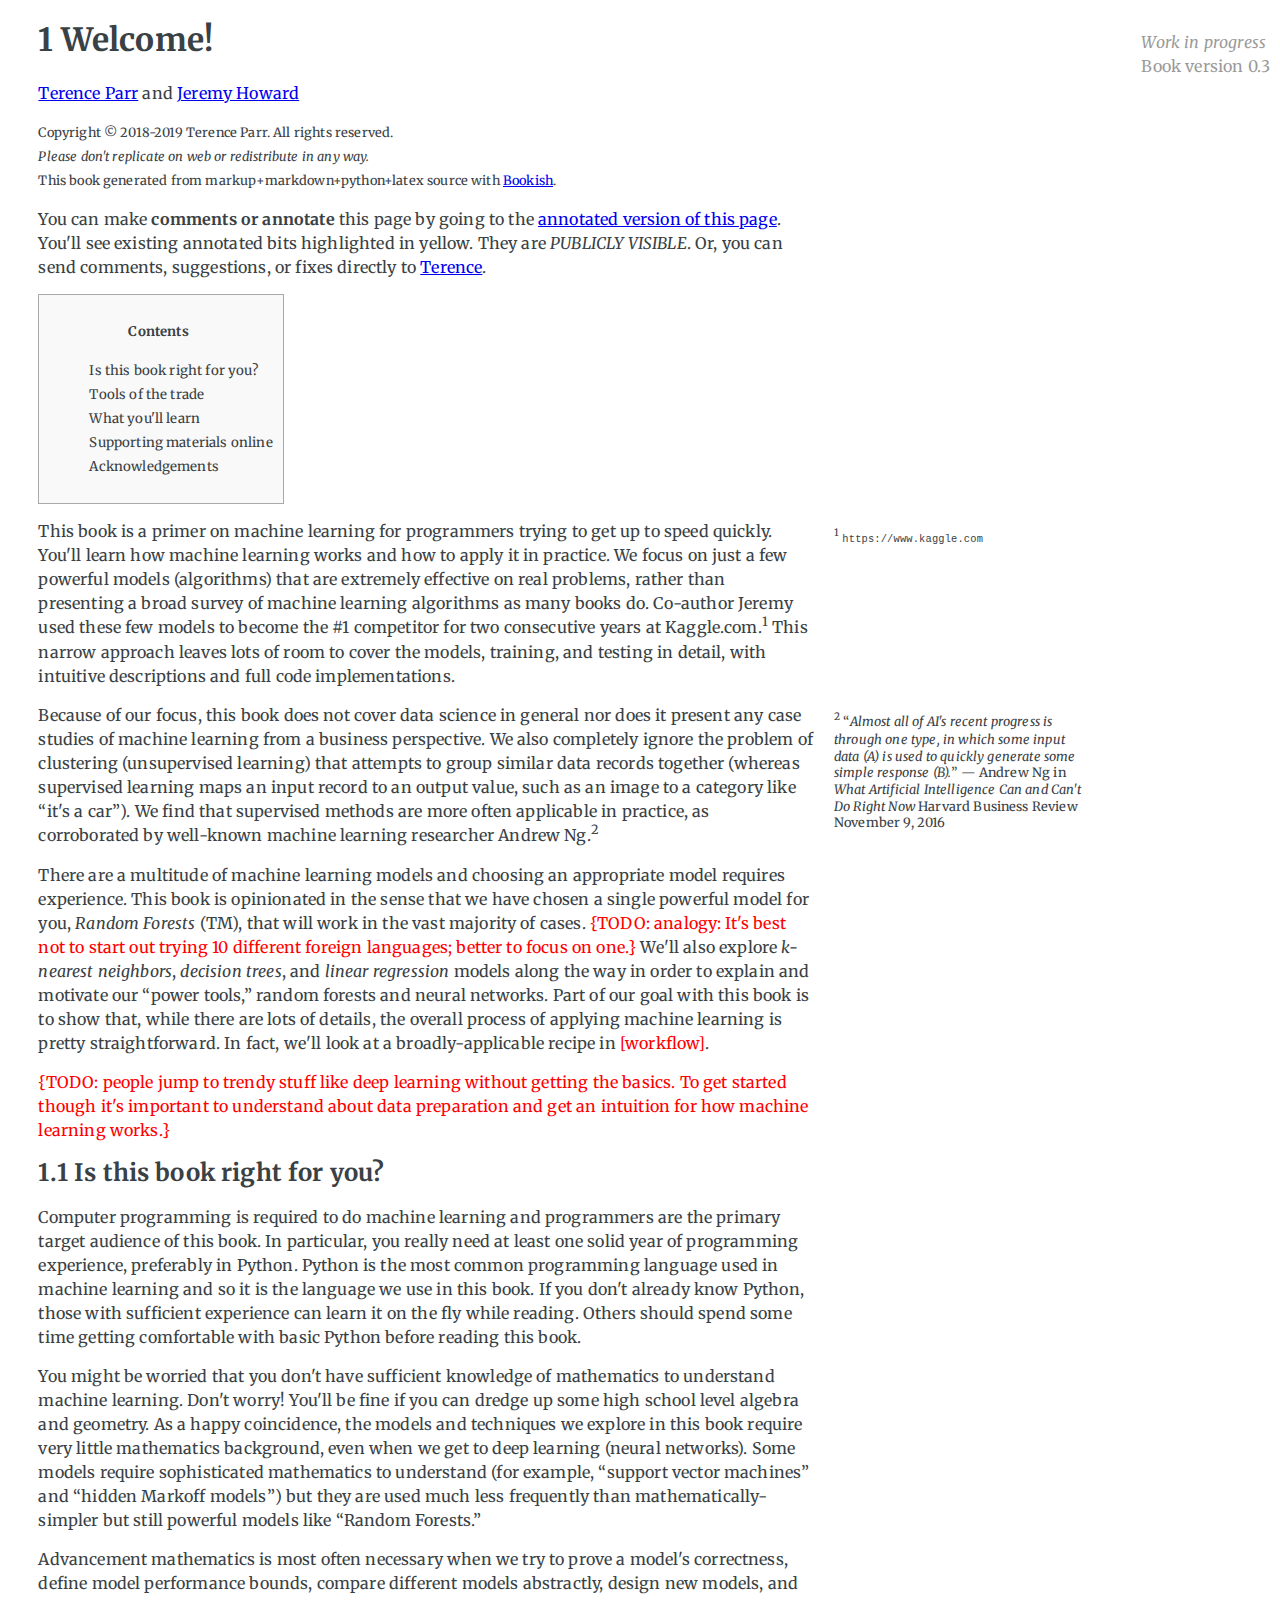
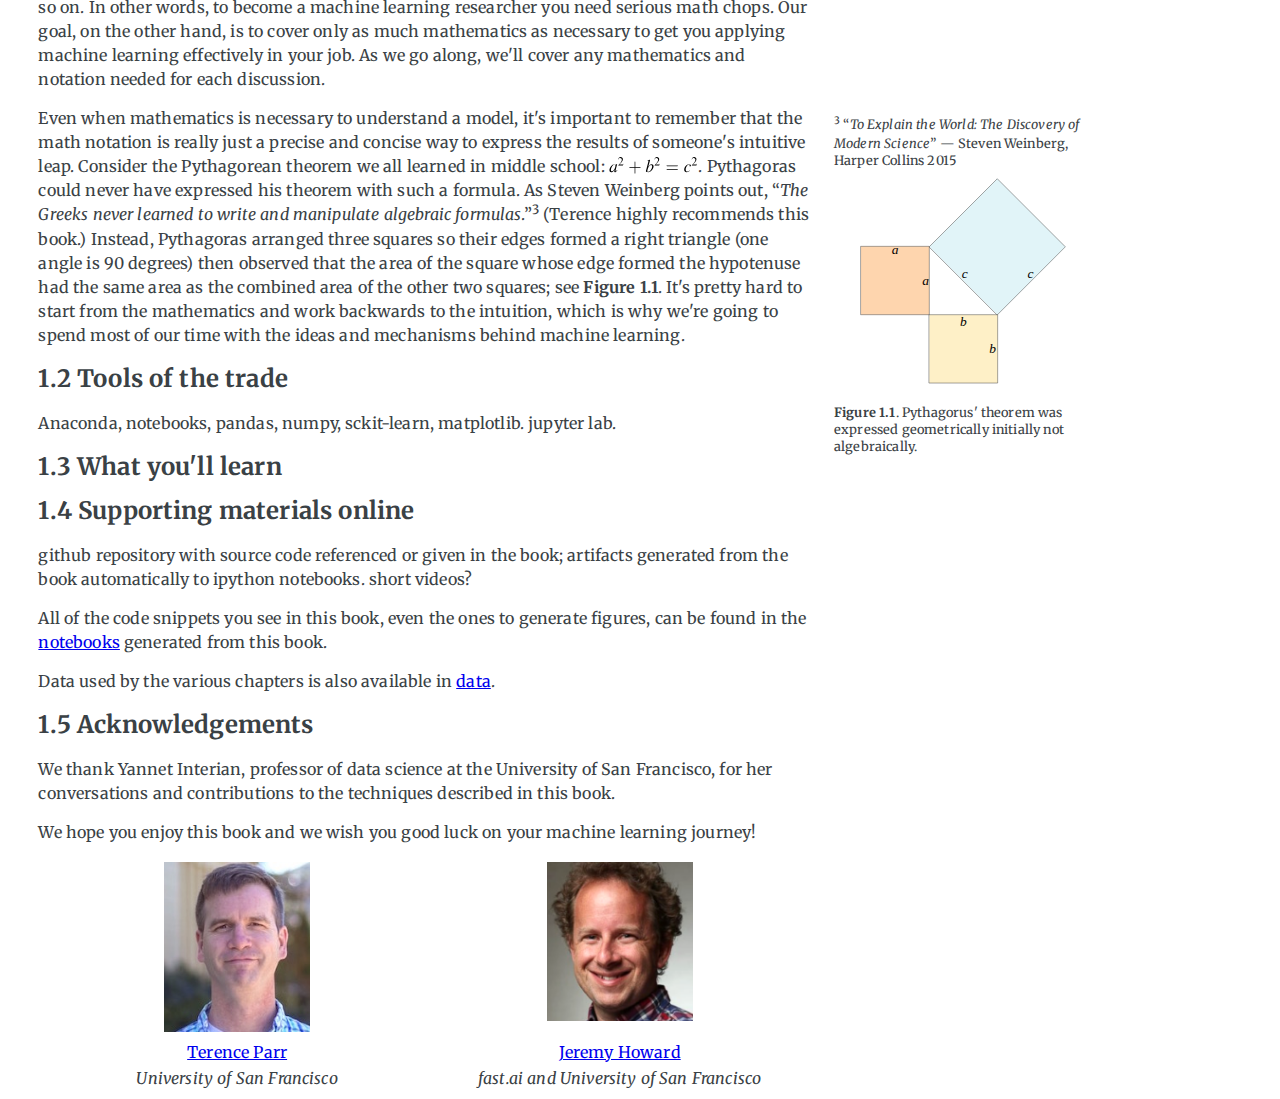
<file: preface.html>
<!DOCTYPE HTML PUBLIC "-//W3C//DTD HTML 4.01//EN" "http://www.w3.org/TR/html4/strict.dtd">
<html>
<head>
<!-- Global site tag (gtag.js) - Google Analytics -->
<script async src="https://www.googletagmanager.com/gtag/js?id=UA-118361649-2"></script>
<script>
  window.dataLayer = window.dataLayer || [];
  function gtag(){dataLayer.push(arguments);}
  gtag('js', new Date());

  gtag('config', 'UA-118361649-2');
</script>
<meta name="viewport" content="width=device-width, initial-scale=1">
<link rel="stylesheet" type="text/css" href="https://fonts.googleapis.com/css?family=Merriweather:300,700,700italic,300italic|Open+Sans:700,400" />
<link rel="stylesheet" type="text/css" href="css/book.css"/>
<title>Welcome!</title>
<!-- META -->
<!-- LinkedIn meta -->
<meta property='og:title' content="The Mechanics of Machine Learning"/>
<meta property='og:image' content="https://mlbook.explained.ai/images/intro/training.svg">
<meta property='og:description' content="This book is a primer on machine learning for programmers trying to get up to speed quickly."/>
<meta property='og:url' content="https://mlbook.explained.ai"/>

<!-- Facebook meta -->
<meta property="og:type" content="article" />

<!-- Twitter meta -->
<meta name="twitter:title" content="The Mechanics of Machine Learning">
<meta name="twitter:card" content="summary_large_image">
<meta name="twitter:site" content="@the_antlr_guy">
<meta name="twitter:creator" content="@the_antlr_guy">
<meta name="twitter:description" content="This book is a primer on machine learning for programmers trying to get up to speed quickly.">
<meta name="twitter:image" content="https://mlbook.explained.ai/images/intro/training.svg">
<!-- END META -->
</head>
<body>
<div class="watermark">
<i>Work in progress</i><br>
Book version 0.3
</div>

<h1>1 Welcome!</h1>

<p><a href="http://parrt.cs.usfca.edu">Terence Parr</a> and <a href="http://www.fast.ai/about/#jeremy">Jeremy Howard</a></p>

<p></p>

<p style="font-size: 80%">Copyright &copy; 2018-2019 Terence Parr.  All rights reserved.<br><i>Please don't replicate on web or redistribute in any way.</i><br>This book generated from markup+markdown+python+latex source with <a href="https://github.com/parrt/bookish">Bookish</a>.
<p>
<p>
You can make <b>comments or annotate</b> this page by going to the <a id="annotatelink" href="">annotated version of this page</a>. You'll see existing annotated bits highlighted in yellow. They are <i>PUBLICLY VISIBLE</i>. Or, you can send comments, suggestions, or fixes directly to <a href="mailto:parrt@cs.usfca.edu">Terence</a>.
</p>
<script>
var me = window.location.href;
document.getElementById("annotatelink").href = "https://via.hypothes.is/"+me;
</script>
</p>
</p>



<div id="toc">
<p class="toc_title">Contents</p>
<ul>
	<li><a href="#sec:1.1">Is this book right for you?</a>
	<ul>
	</ul>
	</li>
	<li><a href="#sec:1.2">Tools of the trade</a>
	<ul>
	</ul>
	</li>
	<li><a href="#sec:1.3">What you'll learn</a>
	<ul>
	</ul>
	</li>
	<li><a href="#sec:1.4">Supporting materials online</a>
	<ul>
	</ul>
	</li>
	<li><a href="#sec:1.5">Acknowledgements</a>
	<ul>
	</ul>
	</li>

</ul>
</div>


<div class="p_wrapper">
<span class=sidenote><span class=sup>1</span>&nbsp;<tt>https://www.kaggle.com</tt></span>
<p class=p_left>This book is a primer on machine learning for programmers trying to get up to speed quickly. You'll learn how machine learning works and how to apply it in practice.  We focus on just a few powerful models (algorithms) that are extremely effective on real problems, rather than presenting a broad survey of machine learning algorithms as many books do. Co-author Jeremy used these few models to become the #1 competitor for two consecutive years at Kaggle.com.<span class=sup>1</span> This narrow approach leaves lots of room to cover the models, training, and testing in detail, with intuitive descriptions and full code implementations.</p>
</div>

<div class="p_wrapper">
<p class=sidenote><span class=sup>2</span>&nbsp;&ldquo;<i>Almost all of AI's recent progress is through one type, in which some input data (A) is used to quickly generate some simple response (B).</i>&rdquo; &mdash; Andrew Ng in <i>What Artificial Intelligence Can and Can't Do Right Now</i> Harvard Business Review November 9, 2016</p>
<p class=p_left>Because of our focus, this book does not cover data science in general nor does it present any case studies of machine learning from a business perspective.  We also completely ignore the problem of clustering (unsupervised learning) that attempts to group similar data records together (whereas supervised learning  maps an input record to an output value, such as an image to a category like &ldquo;it's a car&rdquo;). We find that supervised methods are more often applicable in practice, as corroborated by well-known machine learning researcher Andrew Ng.<span class=sup>2</span> </p>
</div>

<p>There are a multitude of machine learning models and choosing an appropriate model requires experience.  This book is opinionated in the sense that we have chosen a single powerful model for you, <i>Random Forests</i> (TM), that will work in the vast majority of cases. <span style="color: red">{TODO: analogy: It's best not to start out trying 10 different foreign languages; better to focus on one.}</span> We'll also explore <i>k-nearest neighbors</i>, <i>decision trees</i>, and <i>linear regression</i> models along the way in order to explain and motivate our &ldquo;power tools,&rdquo; random forests and neural networks.  Part of our goal with this book is to show that, while there are lots of details, the overall process of applying machine learning is pretty straightforward. In fact, we'll look at a broadly-applicable recipe in <span style="color: red">[workflow]</span>.</p>

<p><span style="color: red">{TODO: people jump to trendy stuff like deep learning without getting the basics. To get started though it's important to understand about data preparation and get an intuition for how machine learning works.}</span></p>



<h2 id="sec:1.1">1.1 Is this book right for you?</h2>


<p>Computer programming is required to do machine learning and programmers are the primary target audience of this book. In particular, you really need at least one solid year of programming experience, preferably in Python. Python is the most common programming language used in machine learning and so it is the language we use in this book. If you don't already know Python, those with sufficient experience can learn it on the fly while reading. Others should spend some time getting comfortable with basic Python before reading this book.</p>

<p>You might be worried that you don't have sufficient knowledge of mathematics to understand machine learning.  Don't worry! You'll be fine if you can dredge up some high school level algebra and geometry. As a happy coincidence, the models and techniques we explore in this book require very little mathematics background, even when we get to deep learning (neural networks).   Some models require sophisticated mathematics to understand (for example, &ldquo;support vector machines&rdquo; and &ldquo;hidden Markoff models&rdquo;) but they are used much less frequently than mathematically-simpler but still powerful models like &ldquo;Random Forests.&rdquo;  </p>

<p>Advancement mathematics is most often necessary when we try to prove a model's correctness, define model performance bounds, compare different models abstractly, design new models, and so on. In other words, to become a machine learning researcher you need serious math chops. Our goal, on the other hand, is to cover only as much mathematics as necessary to get you applying machine learning effectively in your job. As we go along, we'll cover any mathematics and notation needed for each discussion.</p>

<div class="p_wrapper">
<p class=sidenote><span class=sup>3</span>&nbsp;&ldquo;<i>To Explain the World: The Discovery of Modern Science</i>&rdquo; &mdash; Steven Weinberg, Harper Collins 2015</p><span class=sidenote>

<center>
<img src="images/preface/pythagorean.svg" width="80%">
</center>

<br><b>Figure 1.1</b>. Pythagorus' theorem was expressed geometrically initially not algebraically.</span>
<p class=p_left>Even when mathematics is necessary to understand a model, it's important to remember that the math notation is really just a precise and concise way to express the results of someone's intuitive leap. Consider the Pythagorean theorem we all learned in middle school: <img style="vertical-align: -1.05942pt;" src="images/eqn-D459699AB031562A6C4FBB577DB204BC-depth001.06.svg">. Pythagoras could never have expressed his theorem with such a formula. As Steven Weinberg points out, &ldquo;<i>The Greeks never learned to write and manipulate algebraic formulas</i>.&rdquo;<span class=sup>3</span> (Terence highly recommends this book.) Instead, Pythagoras arranged three squares so their edges formed a right triangle (one angle is 90 degrees) then observed that the area of the square whose edge formed the hypotenuse had the same area as the combined area of the other two squares; see <b>Figure 1.1</b>. It's pretty hard to start from the mathematics and work backwards to the intuition, which is why we're going to spend most of our time with the ideas and mechanisms behind machine learning.</p>
</div>



<h2 id="sec:1.2">1.2 Tools of the trade</h2>


<p>Anaconda, notebooks, pandas, numpy, sckit-learn, matplotlib. jupyter lab.</p>



<h2 id="sec:1.3">1.3 What you'll learn</h2>



<h2 id="sec:1.4">1.4 Supporting materials online</h2>


<p>github repository with source code referenced or given in the book; artifacts generated from the book automatically to ipython notebooks. short videos?</p>

<p>All of the code snippets you see in this book, even the ones to generate figures, can be found in the <a href="https://mlbook.explained.ai/notebooks/index.html">notebooks</a> generated from this book.</p>

<p>Data used by the various chapters is also available in <a href="https://mlbook.explained.ai/data/index.html">data</a>.</p>



<h2 id="sec:1.5">1.5 Acknowledgements</h2>


<p>We thank Yannet Interian, professor of data science at the University of San Francisco, for her conversations and contributions to the techniques described in this book.</p>

<p>We hope you enjoy this book and we wish you good luck on your machine learning journey!</p>
<center>
<table style="">
<thead>
<tr>
<th align=center valign=top width="30%"></th><th align=center valign=top width="30%"></th>
</tr>
</thead>
<tbody>
<tr>
<td align=center valign=top>

<center>
<img src="images/preface/parrt.jpg" width="40%">
</center>

</td><td align=center valign=top>

<center>
<img src="images/preface/jeremy.png" width="40%">
</center>

</td>
</tr>
<tr>
<td align=center valign=top><a href="http://parrt.cs.usfca.edu">Terence Parr</a></td><td align=center valign=top><a href="http://www.fast.ai/about/#jeremy">Jeremy Howard</a></td>
</tr>
<tr>
<td align=center valign=top><i>University of San Francisco</i></td><td align=center valign=top><i>fast.ai and University of San Francisco</i></td>
</tr>
</tbody>
</table>
</center>


</body>
</html>
</file>
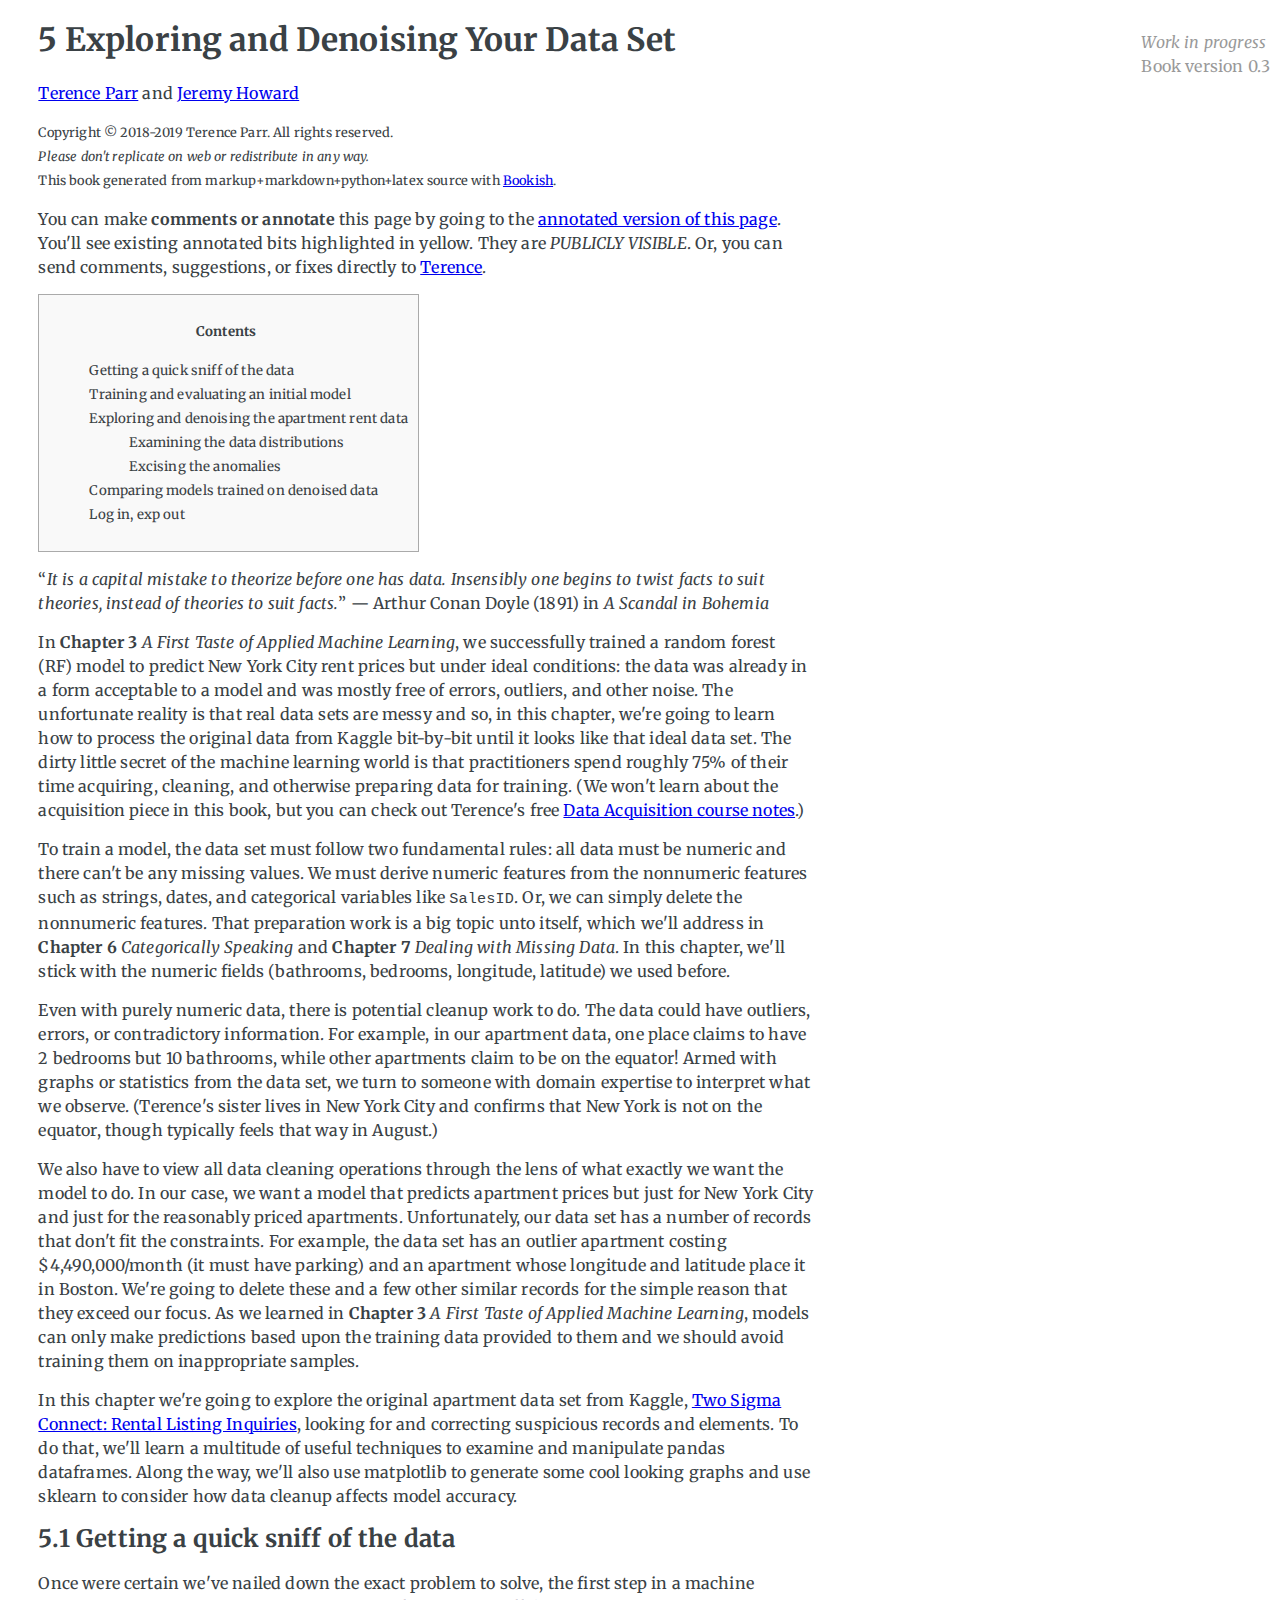
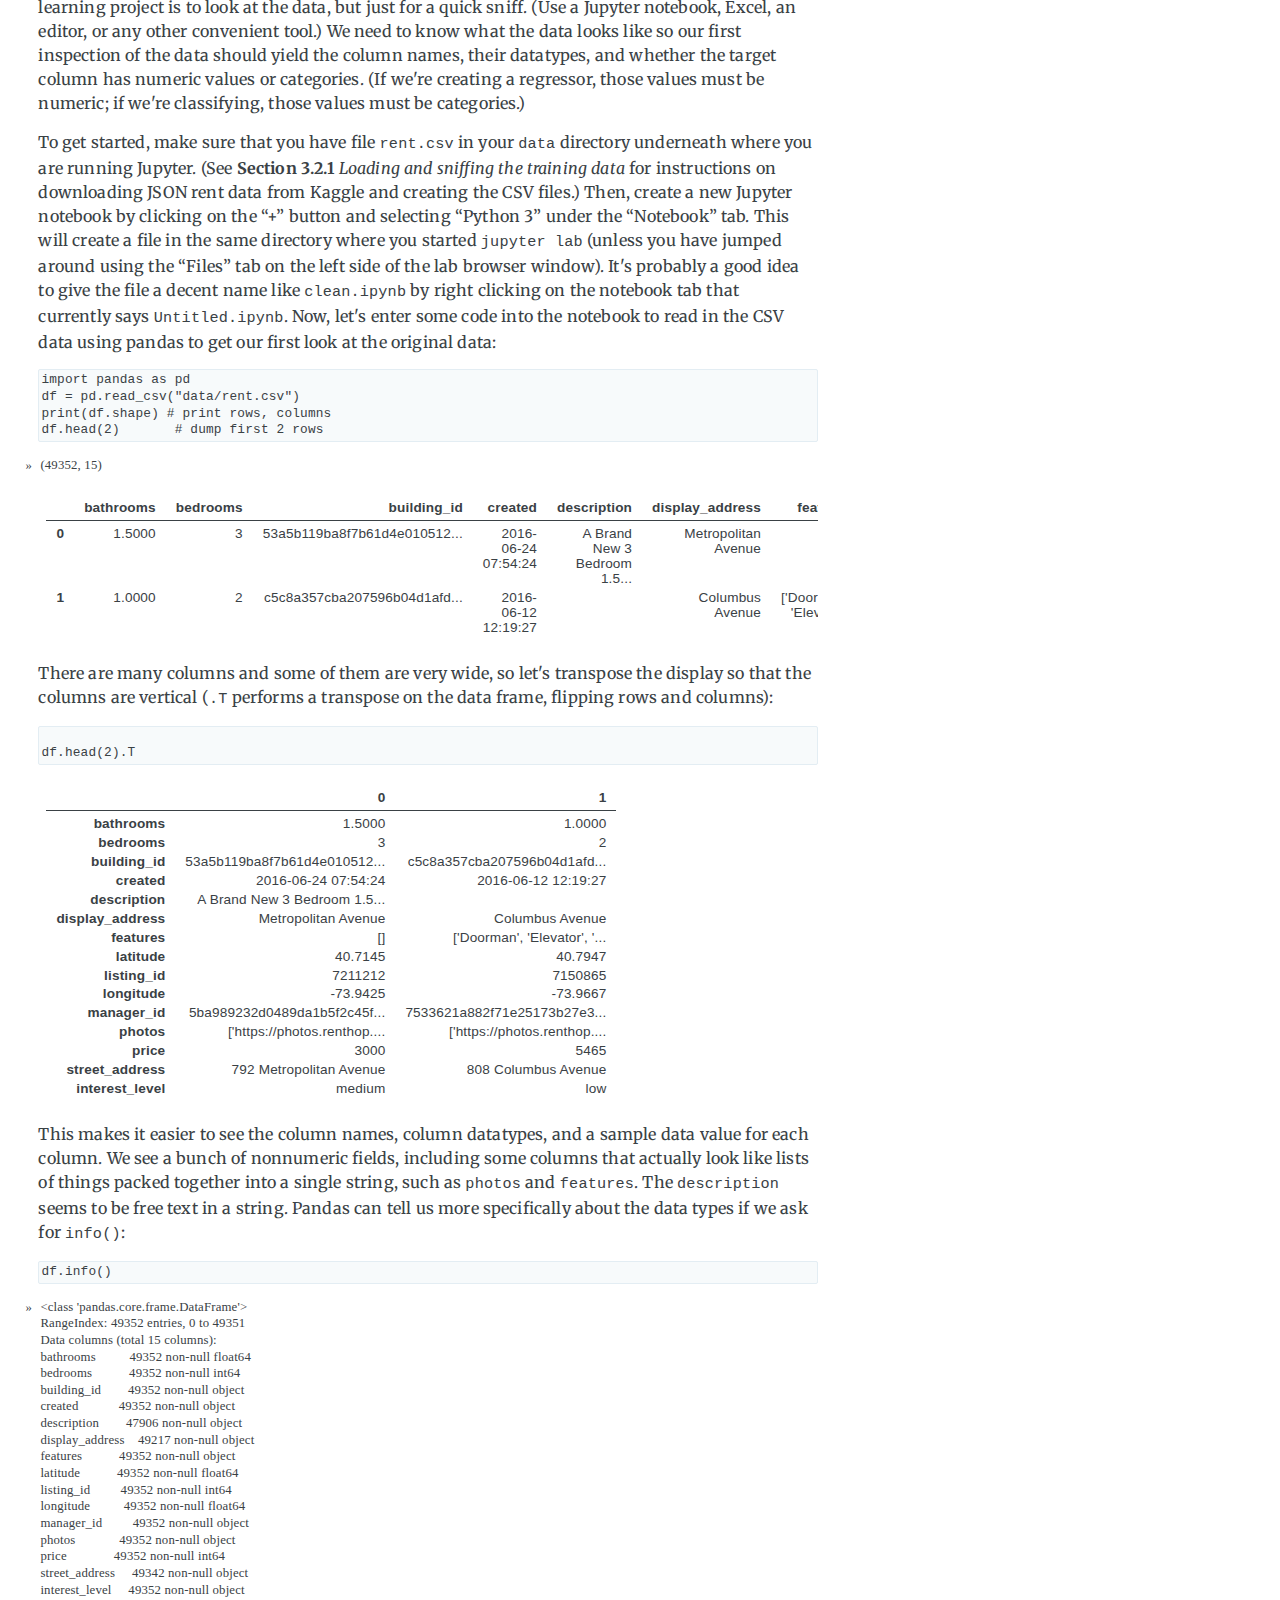
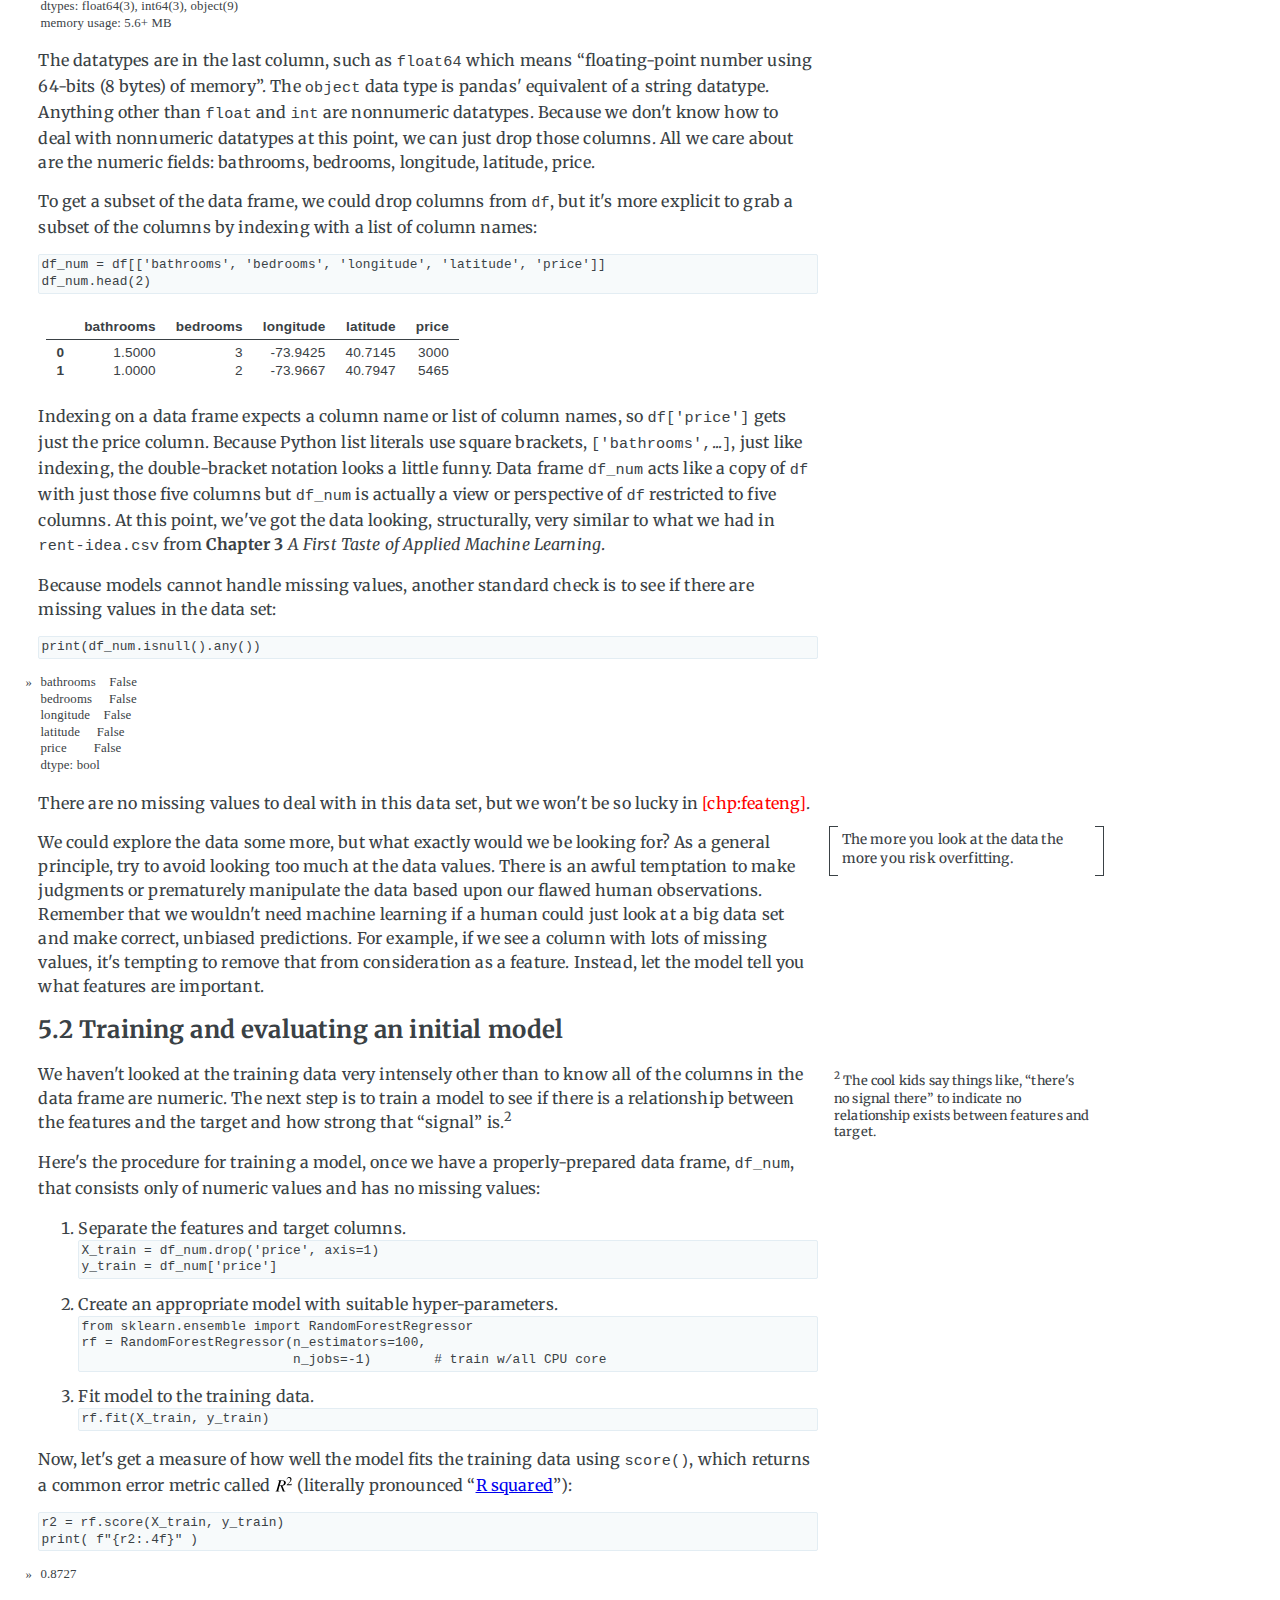
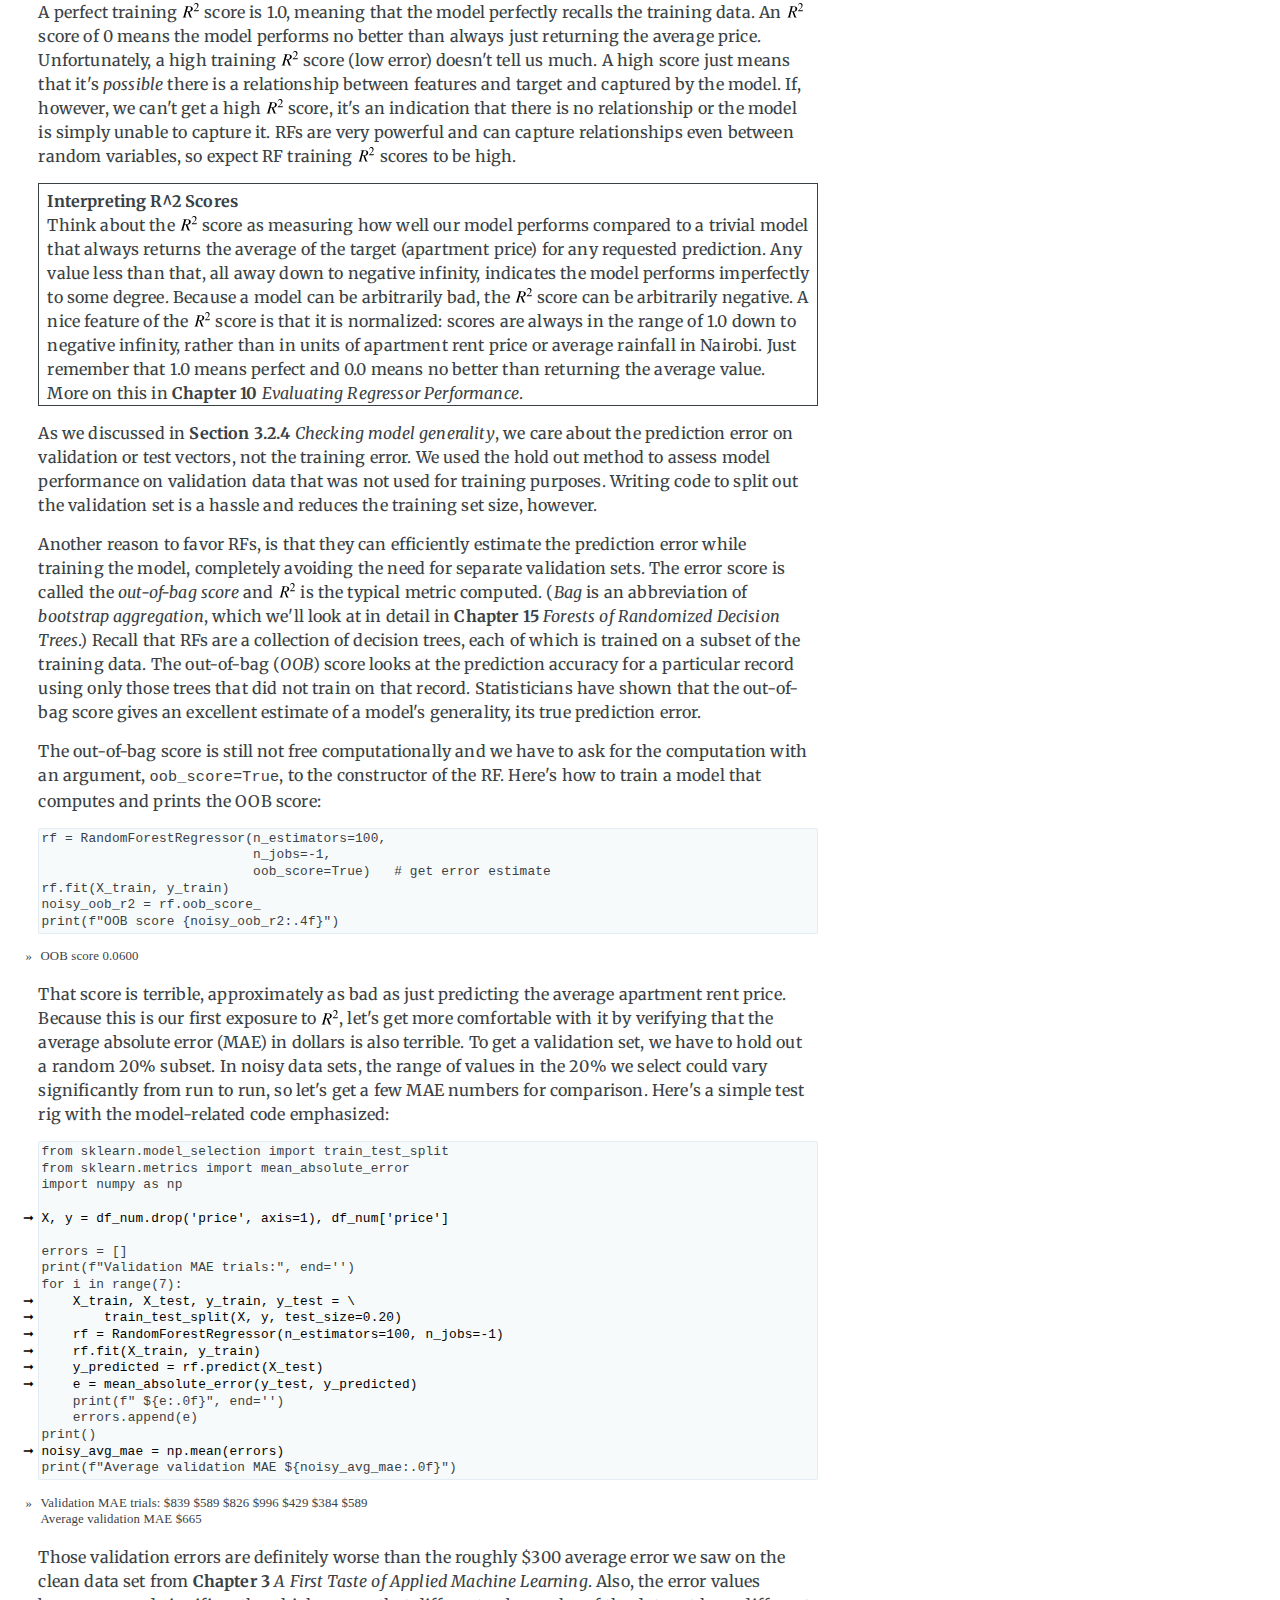
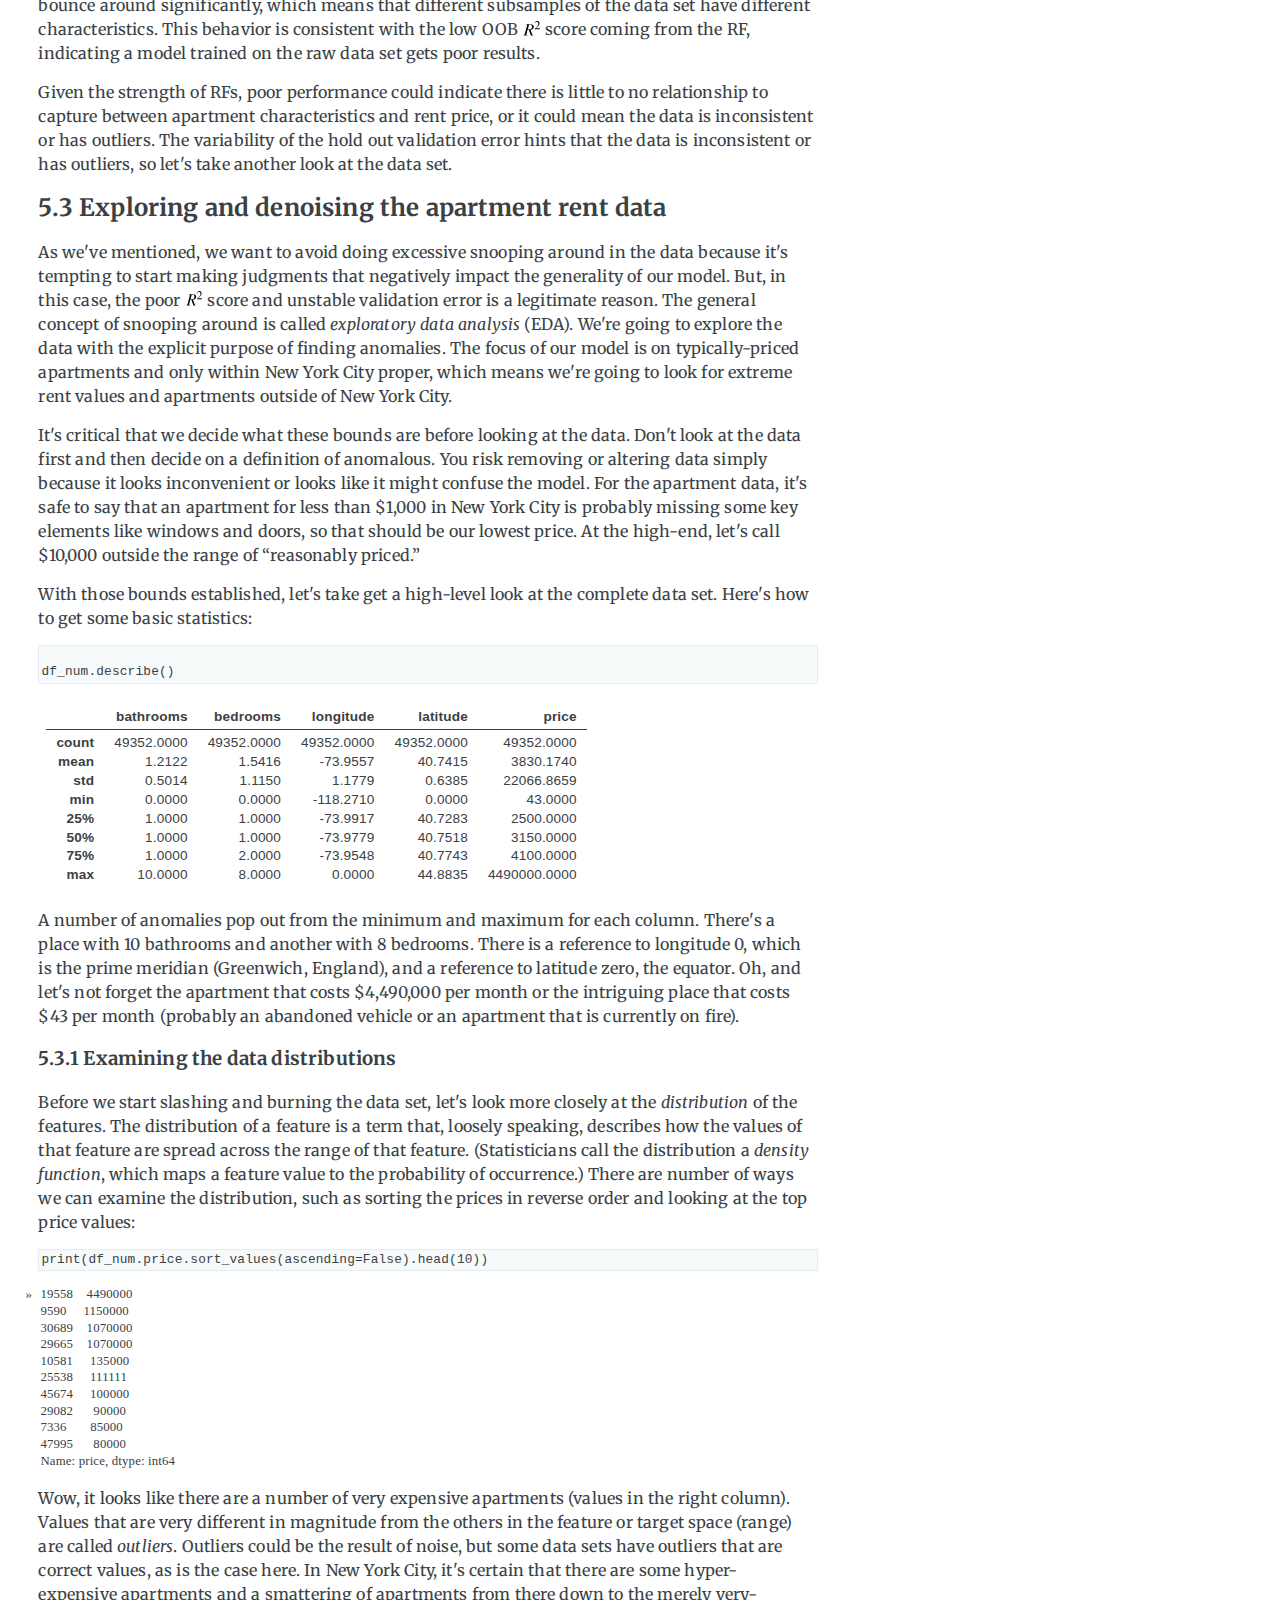
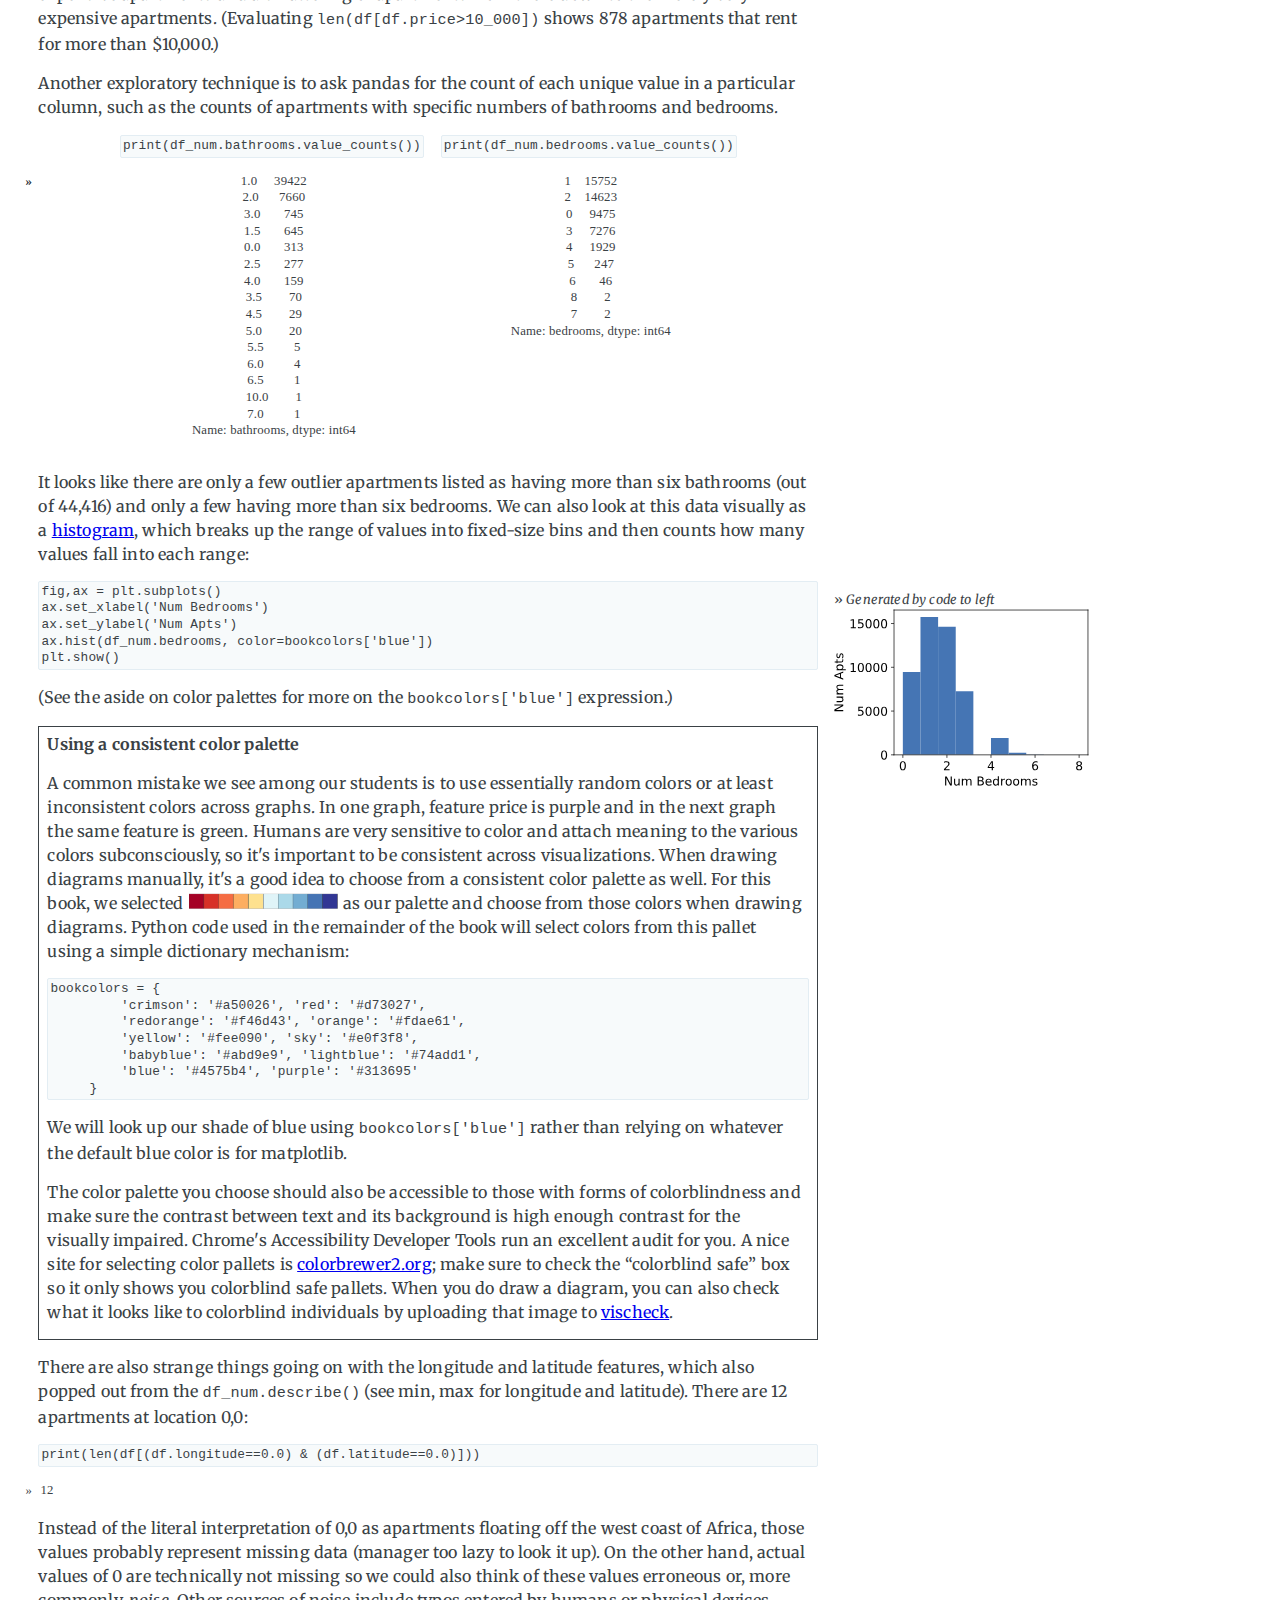
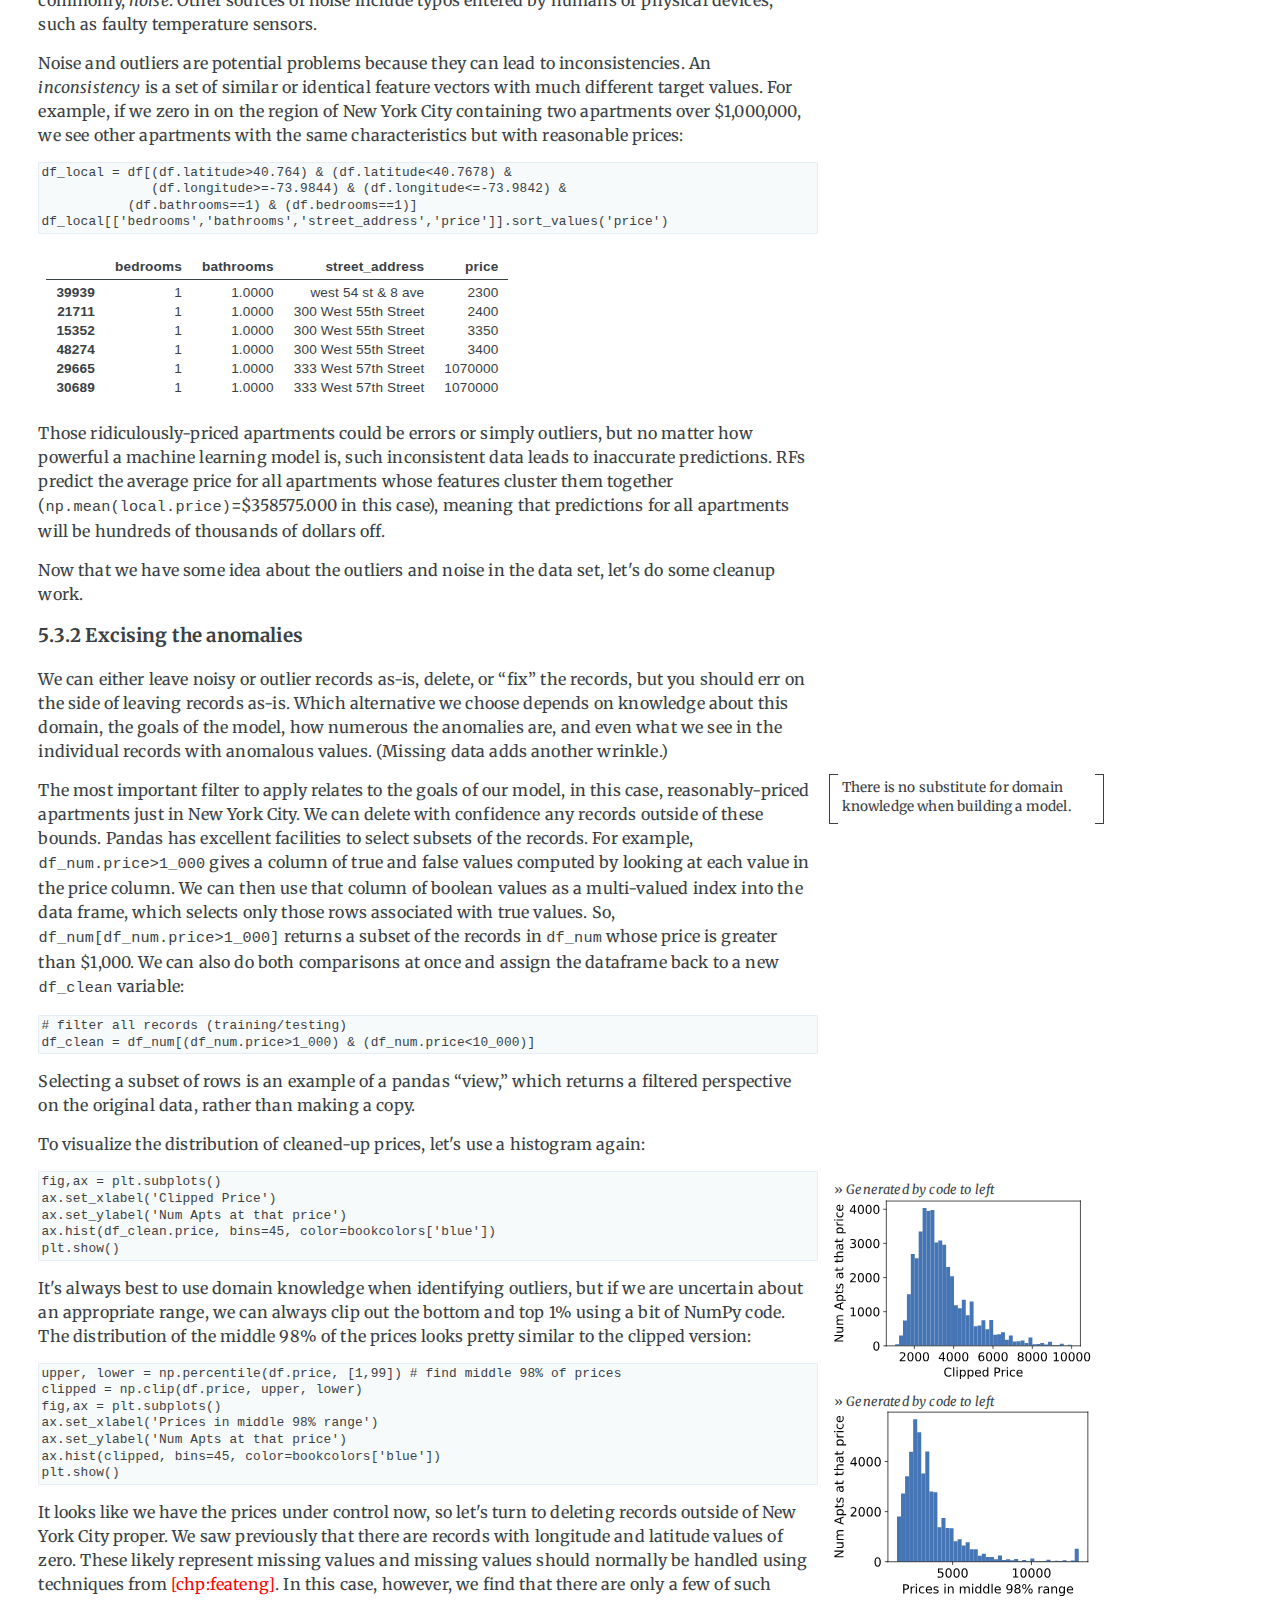
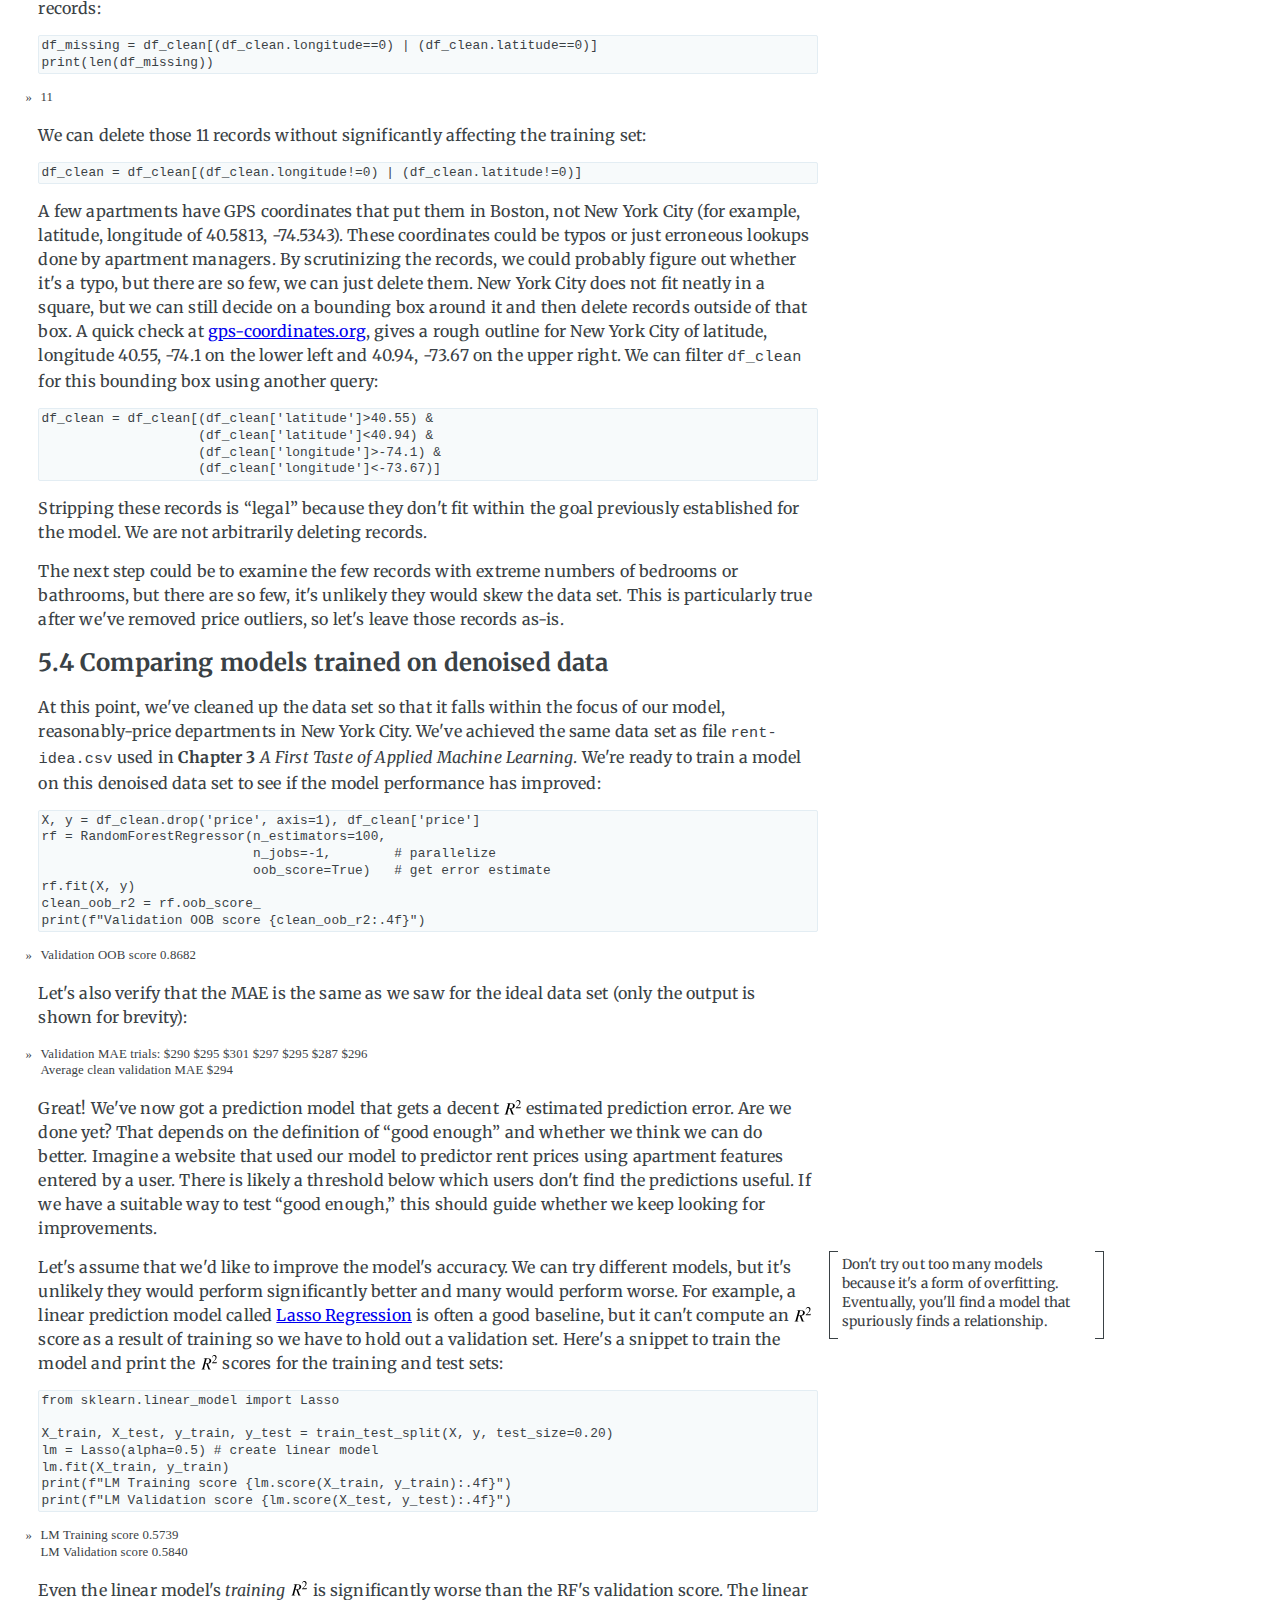
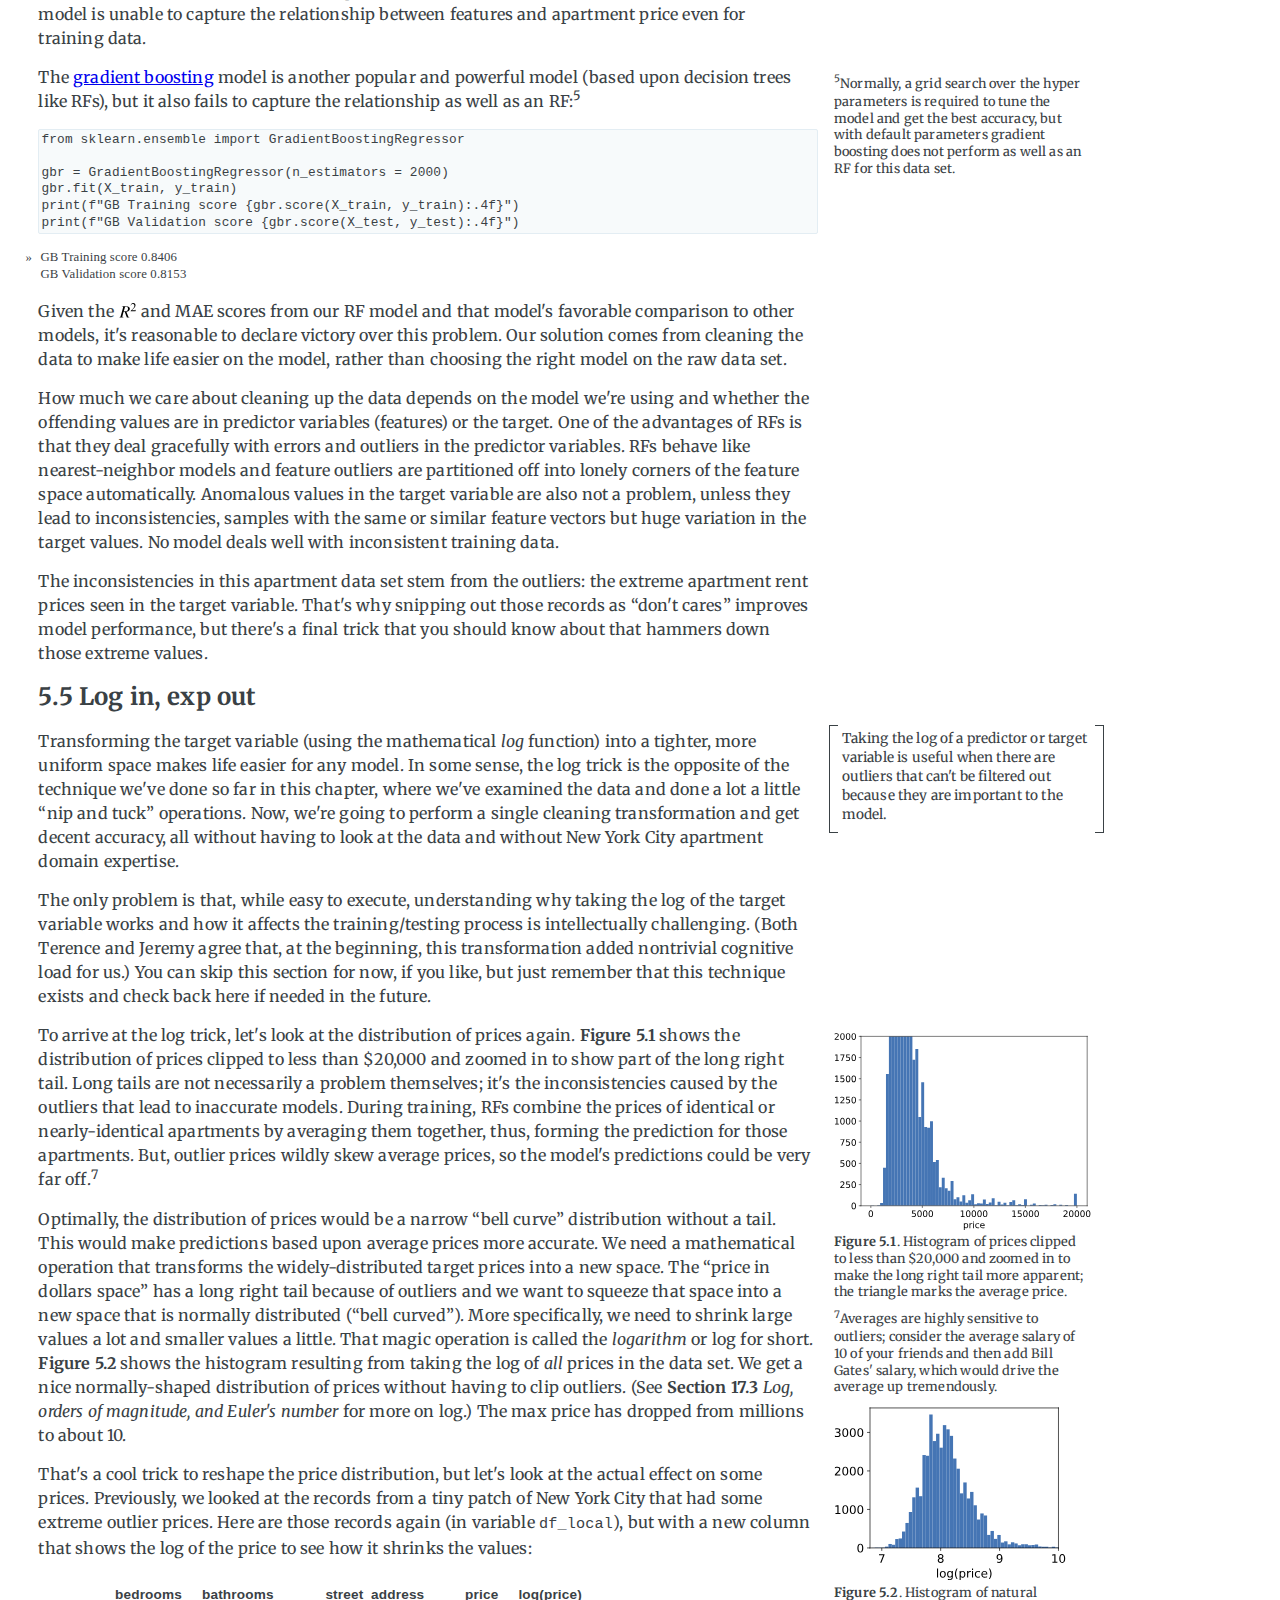
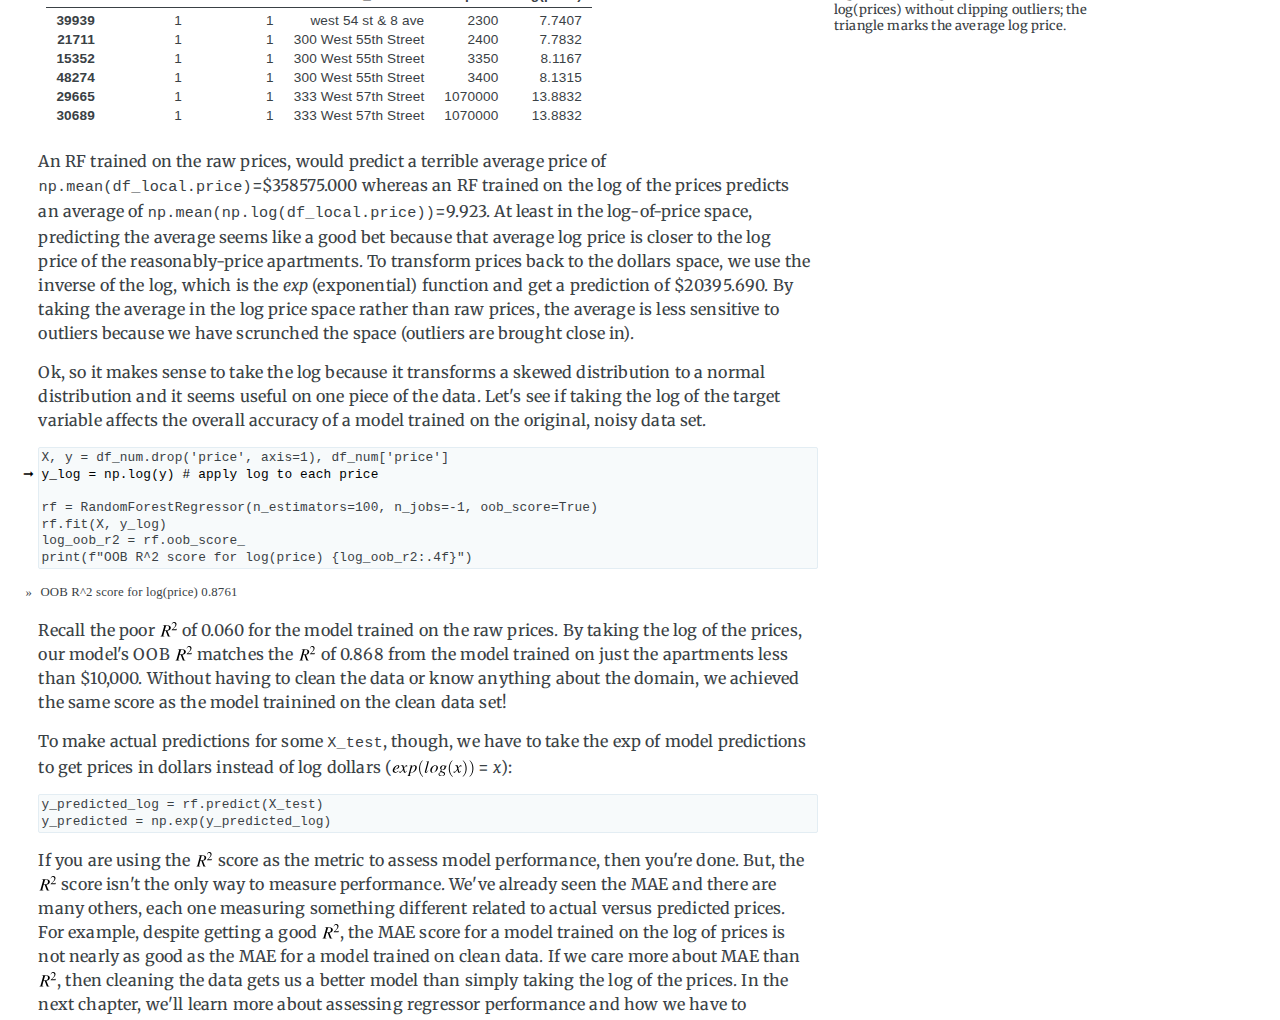
<file: prep.html>
<!DOCTYPE HTML PUBLIC "-//W3C//DTD HTML 4.01//EN" "http://www.w3.org/TR/html4/strict.dtd">
<html>
<head>
<!-- Global site tag (gtag.js) - Google Analytics -->
<script async src="https://www.googletagmanager.com/gtag/js?id=UA-118361649-2"></script>
<script>
  window.dataLayer = window.dataLayer || [];
  function gtag(){dataLayer.push(arguments);}
  gtag('js', new Date());

  gtag('config', 'UA-118361649-2');
</script>
<meta name="viewport" content="width=device-width, initial-scale=1">
<link rel="stylesheet" type="text/css" href="https://fonts.googleapis.com/css?family=Merriweather:300,700,700italic,300italic|Open+Sans:700,400" />
<link rel="stylesheet" type="text/css" href="css/book.css"/>
<title>Exploring and Denoising Your Data Set</title>
<!-- META -->
<!-- LinkedIn meta -->
<meta property='og:title' content="The Mechanics of Machine Learning"/>
<meta property='og:image' content="https://mlbook.explained.ai/images/intro/training.svg">
<meta property='og:description' content="This book is a primer on machine learning for programmers trying to get up to speed quickly."/>
<meta property='og:url' content="https://mlbook.explained.ai"/>

<!-- Facebook meta -->
<meta property="og:type" content="article" />

<!-- Twitter meta -->
<meta name="twitter:title" content="The Mechanics of Machine Learning">
<meta name="twitter:card" content="summary_large_image">
<meta name="twitter:site" content="@the_antlr_guy">
<meta name="twitter:creator" content="@the_antlr_guy">
<meta name="twitter:description" content="This book is a primer on machine learning for programmers trying to get up to speed quickly.">
<meta name="twitter:image" content="https://mlbook.explained.ai/images/intro/training.svg">
<!-- END META -->
</head>
<body>
<div class="watermark">
<i>Work in progress</i><br>
Book version 0.3
</div>

<h1>5 Exploring and Denoising Your Data Set</h1>

<p><a href="http://parrt.cs.usfca.edu">Terence Parr</a> and <a href="http://www.fast.ai/about/#jeremy">Jeremy Howard</a></p>

<p></p>

<p style="font-size: 80%">Copyright &copy; 2018-2019 Terence Parr.  All rights reserved.<br><i>Please don't replicate on web or redistribute in any way.</i><br>This book generated from markup+markdown+python+latex source with <a href="https://github.com/parrt/bookish">Bookish</a>.
<p>
<p>
You can make <b>comments or annotate</b> this page by going to the <a id="annotatelink" href="">annotated version of this page</a>. You'll see existing annotated bits highlighted in yellow. They are <i>PUBLICLY VISIBLE</i>. Or, you can send comments, suggestions, or fixes directly to <a href="mailto:parrt@cs.usfca.edu">Terence</a>.
</p>
<script>
var me = window.location.href;
document.getElementById("annotatelink").href = "https://via.hypothes.is/"+me;
</script>
</p>
</p>



<div id="toc">
<p class="toc_title">Contents</p>
<ul>
	<li><a href="#sec:5.1">Getting a quick sniff of the data</a>
	<ul>
	</ul>
	</li>
	<li><a href="#sec:5.2">Training and evaluating an initial model</a>
	<ul>
	</ul>
	</li>
	<li><a href="#sec:5.3">Exploring and denoising the apartment rent data</a>
	<ul>
			<li><a href="#sec:5.3.1">Examining the data distributions</a></li>
			<li><a href="#sec:5.3.2">Excising the anomalies</a></li>

	</ul>
	</li>
	<li><a href="#sec:5.4">Comparing models trained on denoised data</a>
	<ul>
	</ul>
	</li>
	<li><a href="#logtarget">Log in, exp out</a>
	<ul>
	</ul>
	</li>

</ul>
</div>

<p>&ldquo;<i>It is a capital mistake to theorize before one has data. Insensibly one begins to twist facts to suit theories, instead of theories to suit facts.</i>&rdquo; &mdash; Arthur Conan Doyle (1891) in <i>A Scandal in Bohemia</i></p>
<p>	In <b>Chapter 3</b> <i>A First Taste of Applied Machine Learning</i>, we successfully trained a random forest (RF) model to predict New York City rent prices but under ideal conditions: the data was already in a form acceptable to a model and was mostly free of errors, outliers, and other noise.  The unfortunate reality is that real data sets are messy and so, in this chapter, we're going to learn how to process the original data from Kaggle bit-by-bit until it looks like that ideal data set.  The dirty little secret of the machine learning world is that practitioners spend roughly 75% of their time acquiring, cleaning, and otherwise preparing data for training. (We won't learn about the acquisition piece in this book, but you can check out Terence's free <a href="https://github.com/parrt/msan692">Data Acquisition course notes</a>.)</p>

<p>To train a model, the data set must follow two fundamental rules: all data must be numeric and there can't be any missing values. We must derive numeric features from the nonnumeric features such as strings, dates, and categorical variables like <span class=inlinecode>SalesID</span>. Or, we can simply delete the nonnumeric features. That preparation work is a big topic unto itself, which we'll address in <b>Chapter 6</b> <i>Categorically Speaking</i> and <b>Chapter 7</b> <i>Dealing with Missing Data</i>.  In this chapter, we'll stick with the numeric fields (bathrooms, bedrooms, longitude, latitude) we used before.</p>

<p>Even with purely numeric data, there is potential cleanup work to do. The data could have outliers, errors, or contradictory information.  For example, in our apartment data, one place claims to have 2 bedrooms but 10 bathrooms, while other apartments claim to be on the equator!  Armed with graphs or statistics from the data set, we turn to someone with domain expertise to interpret what we observe. (Terence's sister lives in New York City and confirms that New York is not on the equator, though typically feels that way in August.)</p>

<p>We also have to view all data cleaning operations through the lens of what exactly we want the model to do. In our case, we want a model that predicts apartment prices but just for New York City and just for the reasonably priced apartments.  Unfortunately, our data set has a number of records that don't fit the constraints. For example, the data set has an outlier apartment costing $4,490,000/month (it must have parking) and an apartment whose longitude and latitude place it in Boston. We're going to delete these and a few other similar records for the simple reason that they exceed our focus. As we learned in <b>Chapter 3</b> <i>A First Taste of Applied Machine Learning</i>, models can only make predictions based upon the training data provided to them and we should avoid training them on inappropriate samples.</p>

<p>In this chapter we're going to explore the original apartment data set from Kaggle, <a href="https://www.kaggle.com/c/two-sigma-connect-rental-listing-inquiries">Two Sigma Connect: Rental Listing Inquiries</a>, looking for and correcting suspicious records and elements. To do that, we'll learn a multitude of useful techniques to examine and manipulate pandas dataframes. Along the way, we'll also use matplotlib to generate some cool looking graphs and use sklearn to consider how data cleanup affects model accuracy.</p>



<h2 id="sec:5.1">5.1 Getting a quick sniff of the data</h2>


<p>Once were certain we've nailed down the exact problem to solve, the first step in a machine learning project is to look at the data, but just for a quick sniff. (Use a Jupyter notebook, Excel, an editor, or any other convenient tool.) We need to know what the data looks like so our first inspection of the data should yield the column names, their datatypes, and whether the target column has numeric values or categories. (If we're creating a regressor, those values must be numeric; if we're classifying, those values must be categories.)</p>

<p>	</p>

<p>To get started, make sure that you have file <span class=inlinecode>rent.csv</span> in your <span class=inlinecode>data</span> directory underneath where you are running Jupyter. (See <b>Section 3.2.1</b> <i>Loading and sniffing the training data</i> for instructions on downloading JSON rent data from Kaggle and creating the CSV files.) Then, create a new Jupyter notebook by clicking on the &ldquo;+&rdquo; button and selecting &ldquo;Python 3&rdquo; under the &ldquo;Notebook&rdquo; tab. This will create a file in the same directory where you started <span class=inlinecode>jupyter lab</span> (unless you have jumped around using the &ldquo;Files&rdquo; tab on the left side of the lab browser window). It's probably a good idea to give the file a decent name like <span class=inlinecode>clean.ipynb</span> by right clicking on the notebook tab that currently says <span class=inlinecode>Untitled.ipynb</span>. Now, let's enter some code into the notebook to read in the CSV data using pandas to get our first look at the original data:</p>


<div class="codeblk">import pandas as pd
df = pd.read_csv("data/rent.csv")
print(df.shape) # print rows, columns
df.head(2)       # dump first 2 rows</div>
<p class="stdout">(49352, 15)
</p>
<div class="scrollbar_wrapper">
<table class="dataframe dataframe-indexed">
<thead>
	<tr><th>&nbsp;</th><th>bathrooms</th><th>bedrooms</th><th>building_id</th><th>created</th><th>description</th><th>display_address</th><th>features</th><th>latitude</th><th>listing_id</th><th>longitude</th><th>manager_id</th><th>photos</th><th>price</th><th>street_address</th><th>interest_level</th></tr>
    <tr><td></td></tr>
</thead>
<tbody>
	<tr>
	<td>0</td><td>1.5000</td><td>3</td><td>53a5b119ba8f7b61d4e010512...</td><td>2016-06-24 07:54:24</td><td>A Brand New 3 Bedroom 1.5...</td><td>Metropolitan Avenue</td><td>[]</td><td>40.7145</td><td>7211212</td><td>-73.9425</td><td>5ba989232d0489da1b5f2c45f...</td><td>['https://photos.renthop....</td><td>3000</td><td>792 Metropolitan Avenue</td><td>medium</td>
	</tr>
	<tr>
	<td>1</td><td>1.0000</td><td>2</td><td>c5c8a357cba207596b04d1afd...</td><td>2016-06-12 12:19:27</td><td>        </td><td>Columbus Avenue</td><td>['Doorman', 'Elevator', '...</td><td>40.7947</td><td>7150865</td><td>-73.9667</td><td>7533621a882f71e25173b27e3...</td><td>['https://photos.renthop....</td><td>5465</td><td>808 Columbus Avenue</td><td>low</td>
	</tr>
</tbody>
</table>
</div>
<p>	There are many columns and some of them are very wide, so let's transpose the display so that the columns are vertical (<span class=inlinecode>.T</span> performs a transpose on the data frame, flipping rows and columns):</p>


<div class="codeblk">
df.head(2).T</div>
<div class="scrollbar_wrapper">
<table class="dataframe dataframe-indexed">
<thead>
	<tr><th>&nbsp;</th><th>0</th><th>1</th></tr>
    <tr><td></td></tr>
</thead>
<tbody>
	<tr>
	<td>bathrooms</td><td>1.5000</td><td>1.0000</td>
	</tr>
	<tr>
	<td>bedrooms</td><td>3</td><td>2</td>
	</tr>
	<tr>
	<td>building_id</td><td>53a5b119ba8f7b61d4e010512...</td><td>c5c8a357cba207596b04d1afd...</td>
	</tr>
	<tr>
	<td>created</td><td>2016-06-24 07:54:24</td><td>2016-06-12 12:19:27</td>
	</tr>
	<tr>
	<td>description</td><td>A Brand New 3 Bedroom 1.5...</td><td>        </td>
	</tr>
	<tr>
	<td>display_address</td><td>Metropolitan Avenue</td><td>Columbus Avenue</td>
	</tr>
	<tr>
	<td>features</td><td>[]</td><td>['Doorman', 'Elevator', '...</td>
	</tr>
	<tr>
	<td>latitude</td><td>40.7145</td><td>40.7947</td>
	</tr>
	<tr>
	<td>listing_id</td><td>7211212</td><td>7150865</td>
	</tr>
	<tr>
	<td>longitude</td><td>-73.9425</td><td>-73.9667</td>
	</tr>
	<tr>
	<td>manager_id</td><td>5ba989232d0489da1b5f2c45f...</td><td>7533621a882f71e25173b27e3...</td>
	</tr>
	<tr>
	<td>photos</td><td>['https://photos.renthop....</td><td>['https://photos.renthop....</td>
	</tr>
	<tr>
	<td>price</td><td>3000</td><td>5465</td>
	</tr>
	<tr>
	<td>street_address</td><td>792 Metropolitan Avenue</td><td>808 Columbus Avenue</td>
	</tr>
	<tr>
	<td>interest_level</td><td>medium</td><td>low</td>
	</tr>
</tbody>
</table>
</div>
<p>	This makes it easier to see the column names, column datatypes, and a sample data value for each column.  We see a bunch of nonnumeric fields, including some columns that actually look like lists of things packed together into a single string, such as <span class=inlinecode>photos</span> and <span class=inlinecode>features</span>. The <span class=inlinecode>description</span> seems to be free text in a string.  Pandas can tell us more specifically about the data types if we ask for <span class=inlinecode>info()</span>:</p>


<div class="codeblk">df.info()
</div>

<p class="stdout">&lt;class 'pandas.core.frame.DataFrame'>
RangeIndex: 49352 entries, 0 to 49351
Data columns (total 15 columns):
bathrooms          49352 non-null float64
bedrooms           49352 non-null int64
building_id        49352 non-null object
created            49352 non-null object
description        47906 non-null object
display_address    49217 non-null object
features           49352 non-null object
latitude           49352 non-null float64
listing_id         49352 non-null int64
longitude          49352 non-null float64
manager_id         49352 non-null object
photos             49352 non-null object
price              49352 non-null int64
street_address     49342 non-null object
interest_level     49352 non-null object
dtypes: float64(3), int64(3), object(9)
memory usage: 5.6+ MB
</p>

<p>	The datatypes are in the last column, such as <span class=inlinecode>float64</span> which means &ldquo;floating-point number using 64-bits (8 bytes) of memory&rdquo;. The <span class=inlinecode>object</span> data type  is pandas' equivalent of a string datatype. Anything other than <span class=inlinecode>float</span> and <span class=inlinecode>int</span> are nonnumeric datatypes. Because we don't know how to deal with nonnumeric datatypes at this point, we can just drop those columns. All we care about are the numeric fields: bathrooms, bedrooms, longitude, latitude, price.</p>

<p>	To get a subset of the data frame, we could drop columns from <span class=inlinecode>df</span>, but it's more explicit to grab a subset of the columns by indexing with a list of column names:</p>


<div class="codeblk">df_num = df[['bathrooms', 'bedrooms', 'longitude', 'latitude', 'price']]
df_num.head(2)</div>
<div class="scrollbar_wrapper">
<table class="dataframe dataframe-indexed">
<thead>
	<tr><th>&nbsp;</th><th>bathrooms</th><th>bedrooms</th><th>longitude</th><th>latitude</th><th>price</th></tr>
    <tr><td></td></tr>
</thead>
<tbody>
	<tr>
	<td>0</td><td>1.5000</td><td>3</td><td>-73.9425</td><td>40.7145</td><td>3000</td>
	</tr>
	<tr>
	<td>1</td><td>1.0000</td><td>2</td><td>-73.9667</td><td>40.7947</td><td>5465</td>
	</tr>
</tbody>
</table>
</div>
<p>	Indexing on a data frame expects a column name or list of column names, so  <span class=inlinecode>df['price']</span> gets just the price column.  Because Python list literals use square brackets, <span class=inlinecode>['bathrooms',</span>...<span class=inlinecode>]</span>, just like indexing, the double-bracket notation looks a little funny.  Data frame <span class=inlinecode>df_num</span> acts like a copy of <span class=inlinecode>df</span> with just those five columns but <span class=inlinecode>df_num</span> is actually a view or perspective of <span class=inlinecode>df</span> restricted to five columns. At this point, we've got the data looking, structurally, very similar to what we had in <span class=inlinecode>rent-idea.csv</span> from <b>Chapter 3</b> <i>A First Taste of Applied Machine Learning</i>.</p>

<p>	Because models cannot handle missing values, another standard check is to see if there are missing values in the data set:</p>


<div class="codeblk">print(df_num.isnull().any())</div>

<p class="stdout">bathrooms    False
bedrooms     False
longitude    False
latitude     False
price        False
dtype: bool</p>


<p>There are no missing values to deal with in this data set, but we won't be so lucky in <span style="color: red">[chp:feateng]</span>.</p>

<div class="p_wrapper">
<div class=callout>The more you look at the data the more you risk overfitting.</div>
<p class=p_left>	We could explore the data some more, but what exactly would we be looking for? As a general principle, try to avoid looking too much at the data values. There is an awful temptation to make judgments or prematurely manipulate the data based upon our flawed human observations. Remember that we wouldn't need machine learning if a human could just look at a big data set and make correct, unbiased predictions. For example, if we see a column with lots of missing values, it's tempting to remove that from consideration as a feature. Instead, let the model tell you what features are important.</p>
</div>

<p>	 </p>



<h2 id="sec:5.2">5.2 Training and evaluating an initial model</h2>


<div class="p_wrapper">
<p class=sidenote><span class=sup>2</span> The cool kids say things like, &ldquo;there's no signal there&rdquo; to indicate no relationship exists between features and target.</p>
<p class=p_left>	 We haven't looked at the training data very intensely other than to know all of the columns in the data frame are numeric.  The next step is to train a model to see if there is a relationship between the features and the target and how strong that &ldquo;signal&rdquo; is.<span class=sup>2</span></p>
</div>

<p>	 </p>

<p>	 Here's the procedure for training a model, once we have a properly-prepared data frame, <span class=inlinecode>df_num</span>, that consists only of numeric values and has no missing values:</p>
<ol>
<li>Separate the features and target columns.


<div class="codeblk">X_train = df_num.drop('price', axis=1)
y_train = df_num['price']
</div>

</li>
<li>Create an appropriate model with suitable hyper-parameters.


<div class="codeblk">from sklearn.ensemble import RandomForestRegressor
rf = RandomForestRegressor(n_estimators=100,
                           n_jobs=-1)        # train w/all CPU core
</div>

</li>
<li>Fit model to the training data.


<div class="codeblk">rf.fit(X_train, y_train)
</div>

</li>
</ol>
<p>Now, let's get a measure of how well the model fits the training data using <span class=inlinecode>score()</span>, which returns a common error metric called <img style="vertical-align: -0.5pt;" src="images/eqn-E31B458B48DD58470B662E66B9742071-depth000.00.svg"> (literally pronounced &ldquo;<a href="https://en.wikipedia.org/wiki/Coefficient_of_determination">R squared</a>&rdquo;):</p>


<div class="codeblk">r2 = rf.score(X_train, y_train)
print( f"{r2:.4f}" )
</div>

<p class="stdout">0.8727
</p>

<p>A perfect training <img style="vertical-align: -0.5pt;" src="images/eqn-E31B458B48DD58470B662E66B9742071-depth000.00.svg"> score is 1.0, meaning that the model perfectly recalls the training data. An <img style="vertical-align: -0.5pt;" src="images/eqn-E31B458B48DD58470B662E66B9742071-depth000.00.svg"> score of 0 means the model performs no better than always just returning the average price.  Unfortunately, a high training <img style="vertical-align: -0.5pt;" src="images/eqn-E31B458B48DD58470B662E66B9742071-depth000.00.svg"> score (low error) doesn't tell us much. A high score just means that it's <i>possible</i> there is a relationship between features and target and captured by the model. If, however, we can't get a high <img style="vertical-align: -0.5pt;" src="images/eqn-E31B458B48DD58470B662E66B9742071-depth000.00.svg"> score, it's an indication that there is no relationship or the model is simply unable to capture it. RFs are very powerful and can capture relationships even between random variables, so expect RF training <img style="vertical-align: -0.5pt;" src="images/eqn-E31B458B48DD58470B662E66B9742071-depth000.00.svg"> scores to be high.</p>
<div class=aside><b>Interpreting R^2 Scores</b><br>
Think about the <img style="vertical-align: -0.5pt;" src="images/eqn-E31B458B48DD58470B662E66B9742071-depth000.00.svg"> score as measuring how well our model performs compared to a trivial model that always returns the average of the target (apartment price) for any requested prediction.  Any value less than that, all away down to negative infinity, indicates the model performs imperfectly to some degree. Because a model can be arbitrarily bad, the <img style="vertical-align: -0.5pt;" src="images/eqn-E31B458B48DD58470B662E66B9742071-depth000.00.svg"> score can be arbitrarily negative.  A nice feature of the <img style="vertical-align: -0.5pt;" src="images/eqn-E31B458B48DD58470B662E66B9742071-depth000.00.svg"> score is that it is normalized: scores are always in the range of 1.0 down to negative infinity, rather than in units of apartment rent price or average rainfall in Nairobi. Just remember that 1.0 means perfect and 0.0 means no better than returning the average value. More on this in <b>Chapter 10</b> <i>Evaluating Regressor Performance</i>.
</div>
<p>As we discussed in <b>Section 3.2.4</b> <i>Checking model generality</i>, we care about the prediction error on validation or test vectors, not the training error.  We used the hold out method to assess model performance on validation data that was not used for training purposes. Writing code to split out the validation set is a hassle and reduces the training set size, however.</p>

<p>Another reason to favor RFs, is that they can efficiently estimate the prediction error while training the model, completely avoiding the need for separate validation sets. The error score is called the <i>out-of-bag score</i> and <img style="vertical-align: -0.5pt;" src="images/eqn-E31B458B48DD58470B662E66B9742071-depth000.00.svg"> is the typical metric computed. (<i>Bag</i> is an abbreviation of <i>bootstrap aggregation</i>, which we'll look at in detail in <b>Chapter 15</b> <i>Forests of Randomized Decision Trees</i>.) Recall that RFs are a collection of decision trees, each of which is trained on a subset of the training data. The out-of-bag (<i>OOB</i>) score looks at the prediction accuracy for a particular record using only those trees that did not train on that record. Statisticians have shown that the out-of-bag score gives an excellent estimate of a model's generality, its true prediction error.</p>

<p>The out-of-bag score is still not free computationally and we have to ask for the computation with an argument, <span class=inlinecode>oob_score=True</span>, to the constructor of the RF. Here's how to train a model that computes and prints the OOB score:</p>


<div class="codeblk">rf = RandomForestRegressor(n_estimators=100,
                           n_jobs=-1,
                           oob_score=True)   # get error estimate
rf.fit(X_train, y_train)
noisy_oob_r2 = rf.oob_score_
print(f"OOB score {noisy_oob_r2:.4f}")
</div>

<p class="stdout">OOB score 0.0600
</p>

<p>That score is terrible, approximately as bad as just predicting the average apartment rent price.  Because this is our first exposure to <img style="vertical-align: -0.5pt;" src="images/eqn-E31B458B48DD58470B662E66B9742071-depth000.00.svg">, let's get more comfortable with it by verifying that the average absolute error (MAE) in dollars is also terrible. To get a validation set, we have to hold out a random 20% subset. In noisy data sets, the range of values in the 20% we select could vary significantly from run to run, so let's get a few MAE numbers for comparison.  Here's a simple test rig with the model-related code emphasized:</p>


<div class="codeblk">from sklearn.model_selection import train_test_split
from sklearn.metrics import mean_absolute_error
import numpy as np

<span class="highlight">X, y = df_num.drop('price', axis=1), df_num['price']</span>

errors = []
print(f"Validation MAE trials:", end='')
for i in range(7):
<span class="highlight">    X_train, X_test, y_train, y_test = \</span>
<span class="highlight">        train_test_split(X, y, test_size=0.20)</span>
<span class="highlight">    rf = RandomForestRegressor(n_estimators=100, n_jobs=-1)</span>
<span class="highlight">    rf.fit(X_train, y_train)</span>
<span class="highlight">    y_predicted = rf.predict(X_test)</span>
<span class="highlight">    e = mean_absolute_error(y_test, y_predicted)</span>
    print(f" ${e:.0f}", end='')
    errors.append(e)
print()
<span class="highlight">noisy_avg_mae = np.mean(errors)</span>
print(f"Average validation MAE ${noisy_avg_mae:.0f}")
</div>

<p class="stdout">Validation MAE trials: $839 $589 $826 $996 $429 $384 $589
Average validation MAE $665
</p>

<p>Those validation errors are definitely worse than the roughly $300 average error we saw on the clean data set from <b>Chapter 3</b> <i>A First Taste of Applied Machine Learning</i>. Also, the error values bounce around significantly, which means that different subsamples of the data set have different characteristics. This behavior is consistent with the low OOB <img style="vertical-align: -0.5pt;" src="images/eqn-E31B458B48DD58470B662E66B9742071-depth000.00.svg"> score coming from the RF, indicating a model trained on the raw data set gets poor results.</p>

<p>Given the strength of RFs, poor performance could indicate there is little to no relationship to capture between apartment characteristics and rent price, or it could mean the data is inconsistent or has outliers.  The variability of the hold out validation error hints that the data is inconsistent or has outliers, so let's take another look at the data set.</p>



<h2 id="sec:5.3">5.3 Exploring and denoising the apartment rent data</h2>


<p>	 As we've mentioned, we want to avoid doing excessive snooping around in the data because it's tempting to start making judgments that negatively impact the generality of our model.  But, in this case, the poor <img style="vertical-align: -0.5pt;" src="images/eqn-E31B458B48DD58470B662E66B9742071-depth000.00.svg"> score and unstable validation error is a legitimate reason. The general concept of snooping around is called <i>exploratory data analysis</i> (EDA).  We're going to explore the data with the explicit purpose of finding anomalies. The focus of our model is on typically-priced apartments and only within New York City proper, which means we're going to look for extreme rent values and apartments outside of New York City.</p>

<p>	  It's critical that we decide what these bounds are before looking at the data. Don't look at the data first and then decide on a definition of anomalous. You risk removing or altering data simply because it looks inconvenient or looks like it might confuse the model. For the apartment data, it's safe to say that an apartment for less than $1,000 in New York City is probably missing some key elements like windows and doors, so that should be our lowest price. At the high-end, let's call $10,000 outside the range of &ldquo;reasonably priced.&rdquo; </p>

<p>	 With those bounds established, let's take get a high-level look at the complete data set. Here's how to get some basic statistics:</p>


<div class="codeblk">
df_num.describe()</div>
<div class="scrollbar_wrapper">
<table class="dataframe dataframe-indexed">
<thead>
	<tr><th>&nbsp;</th><th>bathrooms</th><th>bedrooms</th><th>longitude</th><th>latitude</th><th>price</th></tr>
    <tr><td></td></tr>
</thead>
<tbody>
	<tr>
	<td>count</td><td>49352.0000</td><td>49352.0000</td><td>49352.0000</td><td>49352.0000</td><td>49352.0000</td>
	</tr>
	<tr>
	<td>mean</td><td>1.2122</td><td>1.5416</td><td>-73.9557</td><td>40.7415</td><td>3830.1740</td>
	</tr>
	<tr>
	<td>std</td><td>0.5014</td><td>1.1150</td><td>1.1779</td><td>0.6385</td><td>22066.8659</td>
	</tr>
	<tr>
	<td>min</td><td>0.0000</td><td>0.0000</td><td>-118.2710</td><td>0.0000</td><td>43.0000</td>
	</tr>
	<tr>
	<td>25%</td><td>1.0000</td><td>1.0000</td><td>-73.9917</td><td>40.7283</td><td>2500.0000</td>
	</tr>
	<tr>
	<td>50%</td><td>1.0000</td><td>1.0000</td><td>-73.9779</td><td>40.7518</td><td>3150.0000</td>
	</tr>
	<tr>
	<td>75%</td><td>1.0000</td><td>2.0000</td><td>-73.9548</td><td>40.7743</td><td>4100.0000</td>
	</tr>
	<tr>
	<td>max</td><td>10.0000</td><td>8.0000</td><td>0.0000</td><td>44.8835</td><td>4490000.0000</td>
	</tr>
</tbody>
</table>
</div>
<p>	 A number of anomalies pop out from the minimum and maximum for each column. There's a place with 10 bathrooms and another with 8 bedrooms.  There is a reference to longitude 0, which is the prime meridian (Greenwich, England), and a reference to latitude zero, the equator. Oh, and let's not forget the apartment that costs $4,490,000 per month or the intriguing place that costs $43 per month (probably an abandoned vehicle or an apartment that is currently on fire). </p>

<p>	 </p>



<h3 id="sec:5.3.1">5.3.1 Examining the data distributions</h3>


<p>	 Before we start slashing and burning the data set, let's look more closely at the <i>distribution</i> of the features.   The distribution of a feature is a term that, loosely speaking, describes how the values of that feature are spread across the range of that feature.  (Statisticians call the distribution a <i>density function</i>, which maps a feature value to the probability of occurrence.) There are number of ways we can examine the distribution, such as sorting the prices in reverse order and looking at the top price values:</p>


<div class="codeblk">print(df_num.price.sort_values(ascending=False).head(10))</div>

<p class="stdout">19558    4490000
9590     1150000
30689    1070000
29665    1070000
10581     135000
25538     111111
45674     100000
29082      90000
7336       85000
47995      80000
Name: price, dtype: int64</p>


<p>	 Wow, it looks like there are a number of very expensive apartments (values in the right column). Values that are very different in magnitude from the others in the feature or target space (range) are called <i>outliers</i>.  Outliers could be the result of noise, but some data sets have outliers that are correct values, as is the case here.  In New York City, it's certain that there are some hyper-expensive apartments and a smattering of apartments from there down to the merely very-expensive apartments. (Evaluating <span class=inlinecode>len(df[df.price>10_000])</span> shows 878 apartments that rent for more than $10,000.)</p>

<p>	 Another exploratory technique is to ask pandas for the count of each unique value in a particular column, such as the counts of apartments with specific numbers of bathrooms and bedrooms.</p>
<center>
<table style="">
<thead>
</thead>
<tbody>
<tr>
<td align=center valign=top>


<div class="codeblk">print(df_num.bathrooms.value_counts())</div>

<p class="stdout">1.0     39422
2.0      7660
3.0       745
1.5       645
0.0       313
2.5       277
4.0       159
3.5        70
4.5        29
5.0        20
5.5         5
6.0         4
6.5         1
10.0        1
7.0         1
Name: bathrooms, dtype: int64</p>

</td><td align=center valign=top>


<div class="codeblk">print(df_num.bedrooms.value_counts())</div>

<p class="stdout">1    15752
2    14623
0     9475
3     7276
4     1929
5      247
6       46
8        2
7        2
Name: bedrooms, dtype: int64</p>

</td>
</tr>
</tbody>
</table>
</center>
<p>	 It looks like there are only a few outlier apartments listed as having more than six bathrooms (out of 44,416) and only a few having more than six bedrooms. We can also look at this data visually as a <a href="https://en.wikipedia.org/wiki/Histogram">histogram</a>, which breaks up the range of values into fixed-size bins and then counts how many values fall into each range:</p>
<div class="p_wrapper">
<span class=sidenote>
&#187; <i>Generated by code to left</i><br>
<a href="images/prep/prep_sniff_17.svg"><img src="images/prep/prep_sniff_17.svg"
  width="100%"
></a>
</span>


<div class="codeblk">fig,ax = plt.subplots()
ax.set_xlabel('Num Bedrooms')
ax.set_ylabel('Num Apts')
ax.hist(df_num.bedrooms, color=bookcolors['blue'])
plt.show()</div>
</div> <!-- end div for p_wrapper -->

<p>(See the aside on color palettes for more on the <span class=inlinecode>bookcolors['blue']</span> expression.)</p>

<p>	 </p>
<div class=aside><b>Using a consistent color palette</b><br>

<p>	 A common mistake we see among our students is to use essentially random colors or at least inconsistent colors across graphs.  In one graph, feature price is purple and in the next graph the same feature is green. Humans are very sensitive to color and attach meaning to the various colors subconsciously, so it's important to be consistent across visualizations.  When drawing diagrams manually, it's a good idea to choose from a consistent color palette as well.  For this book, we selected <img src="images/prep/color-palette.png" width="20%"> as our palette and choose from  those colors when drawing diagrams.  Python code used in the remainder of the book will select colors from this pallet using a simple dictionary mechanism:</p>

<p>	 </p>


<div class="codeblk">bookcolors = {
         'crimson': '#a50026', 'red': '#d73027',
         'redorange': '#f46d43', 'orange': '#fdae61',
         'yellow': '#fee090', 'sky': '#e0f3f8',
         'babyblue': '#abd9e9', 'lightblue': '#74add1',
         'blue': '#4575b4', 'purple': '#313695'
     }
</div>


<p>	 We will look up our shade of blue using <span class=inlinecode>bookcolors['blue']</span> rather than relying on whatever the default blue color is for matplotlib.</p>

<p>	 The color palette you choose should also be accessible to those with forms of colorblindness and make sure the contrast between text and its background is high enough contrast for the visually impaired. Chrome's Accessibility Developer Tools run an excellent audit for you. A nice site for selecting color pallets is <a href="http://colorbrewer2.org/#type=sequential&scheme=BuGn&n=3">colorbrewer2.org</a>; make sure to check the &ldquo;colorblind safe&rdquo; box so it only shows you colorblind safe pallets.   When you do draw a diagram, you can also check what it looks like to colorblind individuals by uploading that image to <a href="http://www.vischeck.com/vischeck/vischeckImage.php">vischeck</a>.</p>

</div>
<p>There are also strange things going on with the longitude and latitude features, which also popped out from the <span class=inlinecode>df_num.describe()</span> (see min, max for longitude and latitude). There are 12 apartments at location 0,0:</p>


<div class="codeblk">print(len(df[(df.longitude==0.0) & (df.latitude==0.0)]))</div>

<p class="stdout">12</p>


<p>Instead of the literal interpretation of 0,0 as apartments floating off the west coast of Africa, those values probably represent missing data (manager too lazy to look it up). On the other hand, actual values of 0 are technically not missing so we could also think of these values erroneous or, more commonly, <i>noise</i>.  Other sources of noise include typos entered by humans or physical devices, such as faulty temperature sensors.</p>

<p>Noise and outliers are potential problems because they can lead to inconsistencies. An <i>inconsistency</i> is a set of similar or identical feature vectors with much different target values.  For example, if we zero in on the region of New York City containing two apartments over $1,000,000, we see other apartments with the same characteristics but with reasonable prices:</p>


<div class="codeblk">df_local = df[(df.latitude>40.764) & (df.latitude<40.7678) &
              (df.longitude>=-73.9844) & (df.longitude<=-73.9842) &
           (df.bathrooms==1) & (df.bedrooms==1)]
df_local[['bedrooms','bathrooms','street_address','price']].sort_values('price')</div>
<div class="scrollbar_wrapper">
<table class="dataframe dataframe-indexed">
<thead>
	<tr><th>&nbsp;</th><th>bedrooms</th><th>bathrooms</th><th>street_address</th><th>price</th></tr>
    <tr><td></td></tr>
</thead>
<tbody>
	<tr>
	<td>39939</td><td>1</td><td>1.0000</td><td>west 54 st & 8 ave </td><td>2300</td>
	</tr>
	<tr>
	<td>21711</td><td>1</td><td>1.0000</td><td>300 West 55th Street</td><td>2400</td>
	</tr>
	<tr>
	<td>15352</td><td>1</td><td>1.0000</td><td>300 West 55th Street</td><td>3350</td>
	</tr>
	<tr>
	<td>48274</td><td>1</td><td>1.0000</td><td>300 West 55th Street</td><td>3400</td>
	</tr>
	<tr>
	<td>29665</td><td>1</td><td>1.0000</td><td>333 West 57th Street</td><td>1070000</td>
	</tr>
	<tr>
	<td>30689</td><td>1</td><td>1.0000</td><td>333 West 57th Street</td><td>1070000</td>
	</tr>
</tbody>
</table>
</div>
<p>Those ridiculously-priced apartments could be errors or simply outliers, but no matter how powerful a machine learning model is, such inconsistent data leads to inaccurate predictions. RFs predict the average price for all apartments whose features cluster them together (<span class=inlinecode>np.mean(local.price)</span>=$358575.000 in this case), meaning that predictions for all apartments will be hundreds of thousands of dollars off.</p>

<p>Now that we have some idea about the outliers and noise in the data set, let's do some cleanup work.</p>

<p>	 </p>



<h3 id="sec:5.3.2">5.3.2 Excising the anomalies</h3>


<p>	We can either leave noisy or outlier records as-is, delete, or &ldquo;fix&rdquo; the records, but you should err on the side of leaving records as-is. Which alternative we choose depends on knowledge about this domain, the goals of the model, how numerous the anomalies are, and even what we see in the individual records with anomalous values. (Missing data adds another wrinkle.) </p>

<p>	 </p>

<div class="p_wrapper">
<div class=callout> There is no substitute for domain knowledge when building a model.</div>
<p class=p_left>	 The most important filter to apply relates to the goals of our model, in this case, reasonably-priced apartments just in New York City. We can delete with confidence any records outside of these bounds. Pandas has excellent facilities to select subsets of the records. For example, <span class=inlinecode>df_num.price>1_000</span> gives a column of true and false values computed by looking at each value in the price column.  We can then use that column of boolean values as a multi-valued index into the data frame, which selects only those rows associated with true values. So, <span class=inlinecode>df_num[df_num.price>1_000]</span> returns a subset of the records in <span class=inlinecode>df_num</span> whose price is greater than $1,000. We can also do both comparisons at once and assign the dataframe back to a new <span class=inlinecode>df_clean</span> variable:</p>
</div>


<div class="codeblk"># filter all records (training/testing)
df_clean = df_num[(df_num.price>1_000) & (df_num.price&lt;10_000)]
</div>


<p>	 Selecting a subset of rows is an example of a pandas &ldquo;view,&rdquo; which returns a filtered perspective on the original data, rather than making a copy. </p>

<p>	 To visualize the distribution of cleaned-up prices, let's use a histogram again:</p>
<div class="p_wrapper">
<span class=sidenote>
&#187; <i>Generated by code to left</i><br>
<a href="images/prep/prep_sniff_23.svg"><img src="images/prep/prep_sniff_23.svg"
  width="100%"
></a>
</span>


<div class="codeblk">fig,ax = plt.subplots()
ax.set_xlabel('Clipped Price')
ax.set_ylabel('Num Apts at that price')
ax.hist(df_clean.price, bins=45, color=bookcolors['blue'])
plt.show()</div>
</div> <!-- end div for p_wrapper -->

<p>	 It's always best to use domain knowledge when identifying outliers, but if we are uncertain about an appropriate range, we can always clip out the bottom and top 1% using a bit of NumPy code.  The distribution of the middle 98% of the prices looks pretty similar to the clipped version:</p>
<div class="p_wrapper">
<span class=sidenote>
&#187; <i>Generated by code to left</i><br>
<a href="images/prep/prep_sniff_24.svg"><img src="images/prep/prep_sniff_24.svg"
  width="100%"
></a>
</span>


<div class="codeblk">upper, lower = np.percentile(df.price, [1,99]) # find middle 98% of prices
clipped = np.clip(df.price, upper, lower)
fig,ax = plt.subplots()
ax.set_xlabel('Prices in middle 98% range')
ax.set_ylabel('Num Apts at that price')
ax.hist(clipped, bins=45, color=bookcolors['blue'])
plt.show()</div>
</div> <!-- end div for p_wrapper -->

<p>	 It looks like we have the prices under control now, so let's turn to deleting records outside of New York City proper.  We saw previously that there are records with longitude and latitude values of zero. These likely represent missing values and missing values should normally be handled using techniques from <span style="color: red">[chp:feateng]</span>. In this case, however, we find that there are only a few of such records:</p>


<div class="codeblk">df_missing = df_clean[(df_clean.longitude==0) | (df_clean.latitude==0)]
print(len(df_missing))</div>

<p class="stdout">11</p>


<p>	 We can delete those 11 records without significantly affecting the training set:</p>


<div class="codeblk">df_clean = df_clean[(df_clean.longitude!=0) | (df_clean.latitude!=0)]
</div>


<p>A few apartments have GPS coordinates that put them in Boston, not New York City (for example,  latitude, longitude of 40.5813, -74.5343). These coordinates could be typos or just erroneous lookups done by apartment managers.  By scrutinizing the records, we could probably figure out whether it's a typo, but there are so few, we can just delete them. New York City does not fit neatly in a square, but we can still decide on a bounding box around it and then delete records outside of that box.  A quick check at <a href="https://gps-coordinates.org/new-york-city-latitude.php">gps-coordinates.org</a>, gives a rough outline for New York City of latitude, longitude 40.55, -74.1 on the lower left and 40.94, -73.67 on the upper right. We can filter <span class=inlinecode>df_clean</span> for this bounding box using another query:</p>


<div class="codeblk">df_clean = df_clean[(df_clean['latitude']>40.55) &
                    (df_clean['latitude']&lt;40.94) &
                    (df_clean['longitude']>-74.1) &
                    (df_clean['longitude']&lt;-73.67)]
</div>


<p>	 Stripping these records is &ldquo;legal&rdquo; because they don't fit within the goal previously established for the model. We are not arbitrarily deleting records.</p>

<p>	 The next step could be to examine the few records with extreme numbers of bedrooms or bathrooms, but there are so few, it's unlikely they would skew the data set. This is particularly true after we've removed price outliers, so let's leave those records as-is.</p>




<h2 id="sec:5.4">5.4 Comparing models trained on denoised data</h2>


<p>	 At this point, we've cleaned up the data set so that it falls within the focus of our model, reasonably-price departments in New York City. We've achieved the same data set as file <span class=inlinecode>rent-idea.csv</span> used in <b>Chapter 3</b> <i>A First Taste of Applied Machine Learning</i>. We're ready to train a model on this denoised data set to see if the model performance has improved:	 </p>


<div class="codeblk">X, y = df_clean.drop('price', axis=1), df_clean['price']
rf = RandomForestRegressor(n_estimators=100,
                           n_jobs=-1,        # parallelize
                           oob_score=True)   # get error estimate
rf.fit(X, y)
clean_oob_r2 = rf.oob_score_
print(f"Validation OOB score {clean_oob_r2:.4f}")
</div>

<p class="stdout">Validation OOB score 0.8682
</p>

<p>Let's also verify that the MAE is the same as we saw for the ideal data set (only the output is shown for brevity):</p>
<p class="stdout">Validation MAE trials: $290 $295 $301 $297 $295 $287 $296
Average clean validation MAE $294
</p>

<p>Great! We've now got a prediction model that gets a decent <img style="vertical-align: -0.5pt;" src="images/eqn-E31B458B48DD58470B662E66B9742071-depth000.00.svg"> estimated prediction error.  Are we done yet? That depends on the definition of &ldquo;good enough&rdquo; and whether we think we can do better. Imagine a website that used our model to predictor rent prices using apartment features entered by a user. There is likely a threshold below which users don't find the predictions useful. If we have a suitable way to test &ldquo;good enough,&rdquo; this should guide whether we keep looking for improvements. </p>

<div class="p_wrapper">
<div class=callout>Don't try out too many models because it's a form of overfitting. Eventually, you'll find a model that spuriously finds a relationship.</div>
<p class=p_left>Let's assume that we'd like to improve the model's accuracy.  We can try different models, but it's unlikely they would perform significantly better and many would perform worse.   For example, a linear prediction model called <a href="https://goo.gl/A9C1Sf">Lasso Regression</a> is often a good baseline, but it can't compute an <img style="vertical-align: -0.5pt;" src="images/eqn-E31B458B48DD58470B662E66B9742071-depth000.00.svg"> score as a result of training so we have to hold out a validation set. Here's a snippet to train the model and print the <img style="vertical-align: -0.5pt;" src="images/eqn-E31B458B48DD58470B662E66B9742071-depth000.00.svg"> scores for the training and test sets:</p>
</div>


<div class="codeblk">from sklearn.linear_model import Lasso

X_train, X_test, y_train, y_test = train_test_split(X, y, test_size=0.20)
lm = Lasso(alpha=0.5) # create linear model
lm.fit(X_train, y_train)
print(f"LM Training score {lm.score(X_train, y_train):.4f}")
print(f"LM Validation score {lm.score(X_test, y_test):.4f}")
</div>

<p class="stdout">LM Training score 0.5739
LM Validation score 0.5840
</p>

<p>Even the linear model's <i>training</i> <img style="vertical-align: -0.5pt;" src="images/eqn-E31B458B48DD58470B662E66B9742071-depth000.00.svg"> is significantly worse than the RF's validation score.  The linear model is unable to capture the relationship between features and apartment price even for training data.</p>

<div class="p_wrapper">
<p class=sidenote><span class=sup>5</span>Normally, a grid search over the hyper parameters is required to tune the model and get the best accuracy, but with default parameters gradient boosting does not perform as well as an RF for this data set.</p>
<p class=p_left>The <a href="file:///Users/parrt/github/website-explained.ai/gradient-boosting/index.html">gradient boosting</a> model is another popular and powerful model (based upon decision trees like RFs), but it also fails to capture the relationship as well as an RF:<span class=sup>5</span></p>
</div>


<div class="codeblk">from sklearn.ensemble import GradientBoostingRegressor

gbr = GradientBoostingRegressor(n_estimators = 2000)
gbr.fit(X_train, y_train)
print(f"GB Training score {gbr.score(X_train, y_train):.4f}")
print(f"GB Validation score {gbr.score(X_test, y_test):.4f}")
</div>

<p class="stdout">GB Training score 0.8406
GB Validation score 0.8153
</p>

<p>Given the <img style="vertical-align: -0.5pt;" src="images/eqn-E31B458B48DD58470B662E66B9742071-depth000.00.svg"> and MAE scores from our RF model and that model's favorable comparison to other models, it's reasonable to declare victory over this problem.  Our solution comes from cleaning the data to make life easier on the model, rather than choosing the right model on the raw data set.</p>

<p>How much we care about cleaning up the data depends on the model we're using and whether the offending values are in predictor variables (features) or the target.  One of the advantages of RFs is that they deal gracefully with errors and outliers in the predictor variables.  RFs behave like nearest-neighbor models and feature outliers are partitioned off into lonely corners of the feature space automatically. Anomalous values in the target variable are also not a problem, unless they lead to inconsistencies, samples with the same or similar feature vectors but huge variation in the target values. No model deals well with inconsistent training data.</p>

<p>The inconsistencies in this apartment data set stem from the outliers: the extreme apartment rent prices seen in the target variable. That's why snipping out those records as &ldquo;don't cares&rdquo; improves model performance, but there's a final trick that you should know about that hammers down those extreme values. </p>



<h2 id="logtarget">5.5 Log in, exp out</h2>


<div class="p_wrapper">
<div class=callout>Taking the log of a predictor or target variable is useful when there are outliers that can't be filtered out because they are important to the model.</div>
<p class=p_left>Transforming the target variable (using the mathematical <i>log</i> function) into a tighter, more uniform space makes life easier for any model. In some sense, the log trick is the opposite of the technique we've done so far in this chapter, where we've examined the data and done a lot a little &ldquo;nip and tuck&rdquo; operations. Now, we're going to perform a single cleaning transformation and get decent accuracy, all without having to look at the data and without New York City apartment domain expertise.</p>
</div>

<p>The only problem is that, while easy to execute, understanding why taking the log of the target variable works and how it affects the training/testing process is intellectually challenging. (Both Terence and Jeremy agree that, at the beginning, this transformation added nontrivial cognitive load for us.)  You can skip this section for now, if you like, but just remember that this technique exists and check back here if needed in the future.</p>

<div class="p_wrapper">
<span class=sidenote>
<a href="images/prep/prep_logs_2.svg"><img src="images/prep/prep_logs_2.svg"
  width="100%"
></a>
<br><b>Figure 5.1</b>. Histogram of prices clipped to less than $20,000 and zoomed in to make the long right tail more apparent; the triangle marks the average price.</span><p class=sidenote><span class=sup>7</span>Averages are highly sensitive to outliers; consider the average salary of 10 of your friends and then add Bill Gates' salary, which would drive the average up tremendously.</p>
<p class=p_left>To arrive at the log trick, let's look at the distribution of prices again. <b>Figure 5.1</b> shows the distribution of prices clipped to less than $20,000 and zoomed in to show part of the long right tail. Long tails are not necessarily a problem themselves; it's the inconsistencies caused by the outliers that lead to inaccurate models. During training, RFs combine the prices of identical or nearly-identical apartments by averaging them together, thus, forming the prediction for those apartments. But, outlier prices wildly skew average prices, so the model's predictions could be very far off.<span class=sup>7</span></p>
</div>

<div class="p_wrapper">
<span class=sidenote>
<a href="images/prep/prep_logs_3.svg"><img src="images/prep/prep_logs_3.svg"
  width="90%%"
></a>
 <br><b>Figure 5.2</b>. Histogram of natural log(prices) without clipping outliers; the triangle marks the average log price.</span>
<p class=p_left>Optimally, the distribution of prices would be a narrow &ldquo;bell curve&rdquo; distribution without a tail. This would make predictions based upon average prices more accurate. We need a mathematical operation that transforms the widely-distributed target prices into a new space. The &ldquo;price in dollars space&rdquo; has a long right tail because of outliers and we want to squeeze that space into a new space that is normally distributed (&ldquo;bell curved&rdquo;).  More specifically, we need to shrink large values a lot and smaller values a little. That magic operation is called the <i>logarithm</i> or log for short. <b>Figure 5.2</b> shows the histogram resulting from taking the log of <i>all</i> prices in the data set. We get a nice normally-shaped distribution of prices without having to clip outliers. (See <b>Section 17.3</b> <i>Log, orders of magnitude, and Euler's number</i> for more on log.) The max price has dropped from millions to about 10.</p>
</div>

<p>That's a cool trick to reshape the price distribution, but let's look at the actual effect on some prices. Previously, we looked at the records from a tiny patch of New York City that had some extreme outlier prices. Here are those records again (in variable <span class=inlinecode>df_local</span>), but with a new column that shows the log of the price to see how it shrinks the values:</p>
<div class="scrollbar_wrapper">
<table class="dataframe dataframe-indexed">
<thead>
	<tr><th>&nbsp;</th><th>bedrooms</th><th>bathrooms</th><th>street_address</th><th>price</th><th>log(price)</th></tr>
    <tr><td></td></tr>
</thead>
<tbody>
	<tr>
	<td>39939</td><td>1</td><td>1</td><td>west 54 st & 8 ave </td><td>2300</td><td>7.7407</td>
	</tr>
	<tr>
	<td>21711</td><td>1</td><td>1</td><td>300 West 55th Street</td><td>2400</td><td>7.7832</td>
	</tr>
	<tr>
	<td>15352</td><td>1</td><td>1</td><td>300 West 55th Street</td><td>3350</td><td>8.1167</td>
	</tr>
	<tr>
	<td>48274</td><td>1</td><td>1</td><td>300 West 55th Street</td><td>3400</td><td>8.1315</td>
	</tr>
	<tr>
	<td>29665</td><td>1</td><td>1</td><td>333 West 57th Street</td><td>1070000</td><td>13.8832</td>
	</tr>
	<tr>
	<td>30689</td><td>1</td><td>1</td><td>333 West 57th Street</td><td>1070000</td><td>13.8832</td>
	</tr>
</tbody>
</table>
</div>
<p>An RF trained on the raw prices, would predict a terrible average price of <span class=inlinecode>np.mean(df_local.price)</span>=$358575.000 whereas an RF trained on the log of the prices predicts an average of <span class=inlinecode>np.mean(np.log(df_local.price))</span>=9.923.  At least in the log-of-price space, predicting the average seems like a good bet because that average log price is closer to the log price of the reasonably-price apartments. To transform prices back to the dollars space, we use the inverse of the log, which is the <i>exp</i> (exponential) function and get a prediction of $20395.690.  By taking the average in the log price space rather than raw prices, the average is less sensitive to outliers because we have scrunched the space (outliers are brought close in).</p>

<p>Ok, so it makes sense to take the log because it transforms a skewed distribution to a normal distribution and it seems useful on one piece of the data.  Let's see if taking the log of the target variable affects the overall accuracy of a model trained on the original, noisy data set.</p>


<div class="codeblk">X, y = df_num.drop('price', axis=1), df_num['price']
<span class="highlight">y_log = np.log(y) # apply log to each price</span>

rf = RandomForestRegressor(n_estimators=100, n_jobs=-1, oob_score=True)
rf.fit(X, y_log)
log_oob_r2 = rf.oob_score_
print(f"OOB R^2 score for log(price) {log_oob_r2:.4f}")
</div>

<p class="stdout">OOB R^2 score for log(price) 0.8761
</p>

<p>Recall the poor <img style="vertical-align: -0.5pt;" src="images/eqn-E31B458B48DD58470B662E66B9742071-depth000.00.svg"> of 0.060 for the model trained on the raw prices.  By taking the log of the prices, our model's OOB <img style="vertical-align: -0.5pt;" src="images/eqn-E31B458B48DD58470B662E66B9742071-depth000.00.svg"> matches the <img style="vertical-align: -0.5pt;" src="images/eqn-E31B458B48DD58470B662E66B9742071-depth000.00.svg"> of 0.868 from the model trained on just the apartments less than $10,000.  Without having to clean the data or know anything about the domain, we achieved the same score as the model trainined on the clean data set! </p>

<p>To make actual predictions for some <span class=inlinecode>X_test</span>, though, we have to take the exp of model predictions to get prices in dollars instead of log dollars (<img style="vertical-align: -3.4125pt;" src="images/eqn-DDA3CE43CD62B33E39753A16C3C4F160-depth003.25.svg"> = <span class=eqn>x</span>):</p>


<div class="codeblk">y_predicted_log = rf.predict(X_test)
y_predicted = np.exp(y_predicted_log)</div>


<p>If you are using the <img style="vertical-align: -0.5pt;" src="images/eqn-E31B458B48DD58470B662E66B9742071-depth000.00.svg"> score as the metric to assess model performance, then you're done.  But, the <img style="vertical-align: -0.5pt;" src="images/eqn-E31B458B48DD58470B662E66B9742071-depth000.00.svg"> score isn't the only way to measure performance. We've already seen the MAE and there are many others, each one measuring something different related to actual versus predicted prices.  For example, despite getting a good <img style="vertical-align: -0.5pt;" src="images/eqn-E31B458B48DD58470B662E66B9742071-depth000.00.svg">, the MAE score for a model trained on the log of prices is not nearly as good as the MAE for a model trained on clean data.  If we care more about MAE than <img style="vertical-align: -0.5pt;" src="images/eqn-E31B458B48DD58470B662E66B9742071-depth000.00.svg">, then cleaning the data gets us a better model than simply taking the log of the prices. In the next chapter, we'll learn more about assessing regressor performance and how we have to carefully choose an appropriate metric according to the needs of our application.</p>



</body>
</html>
</file>
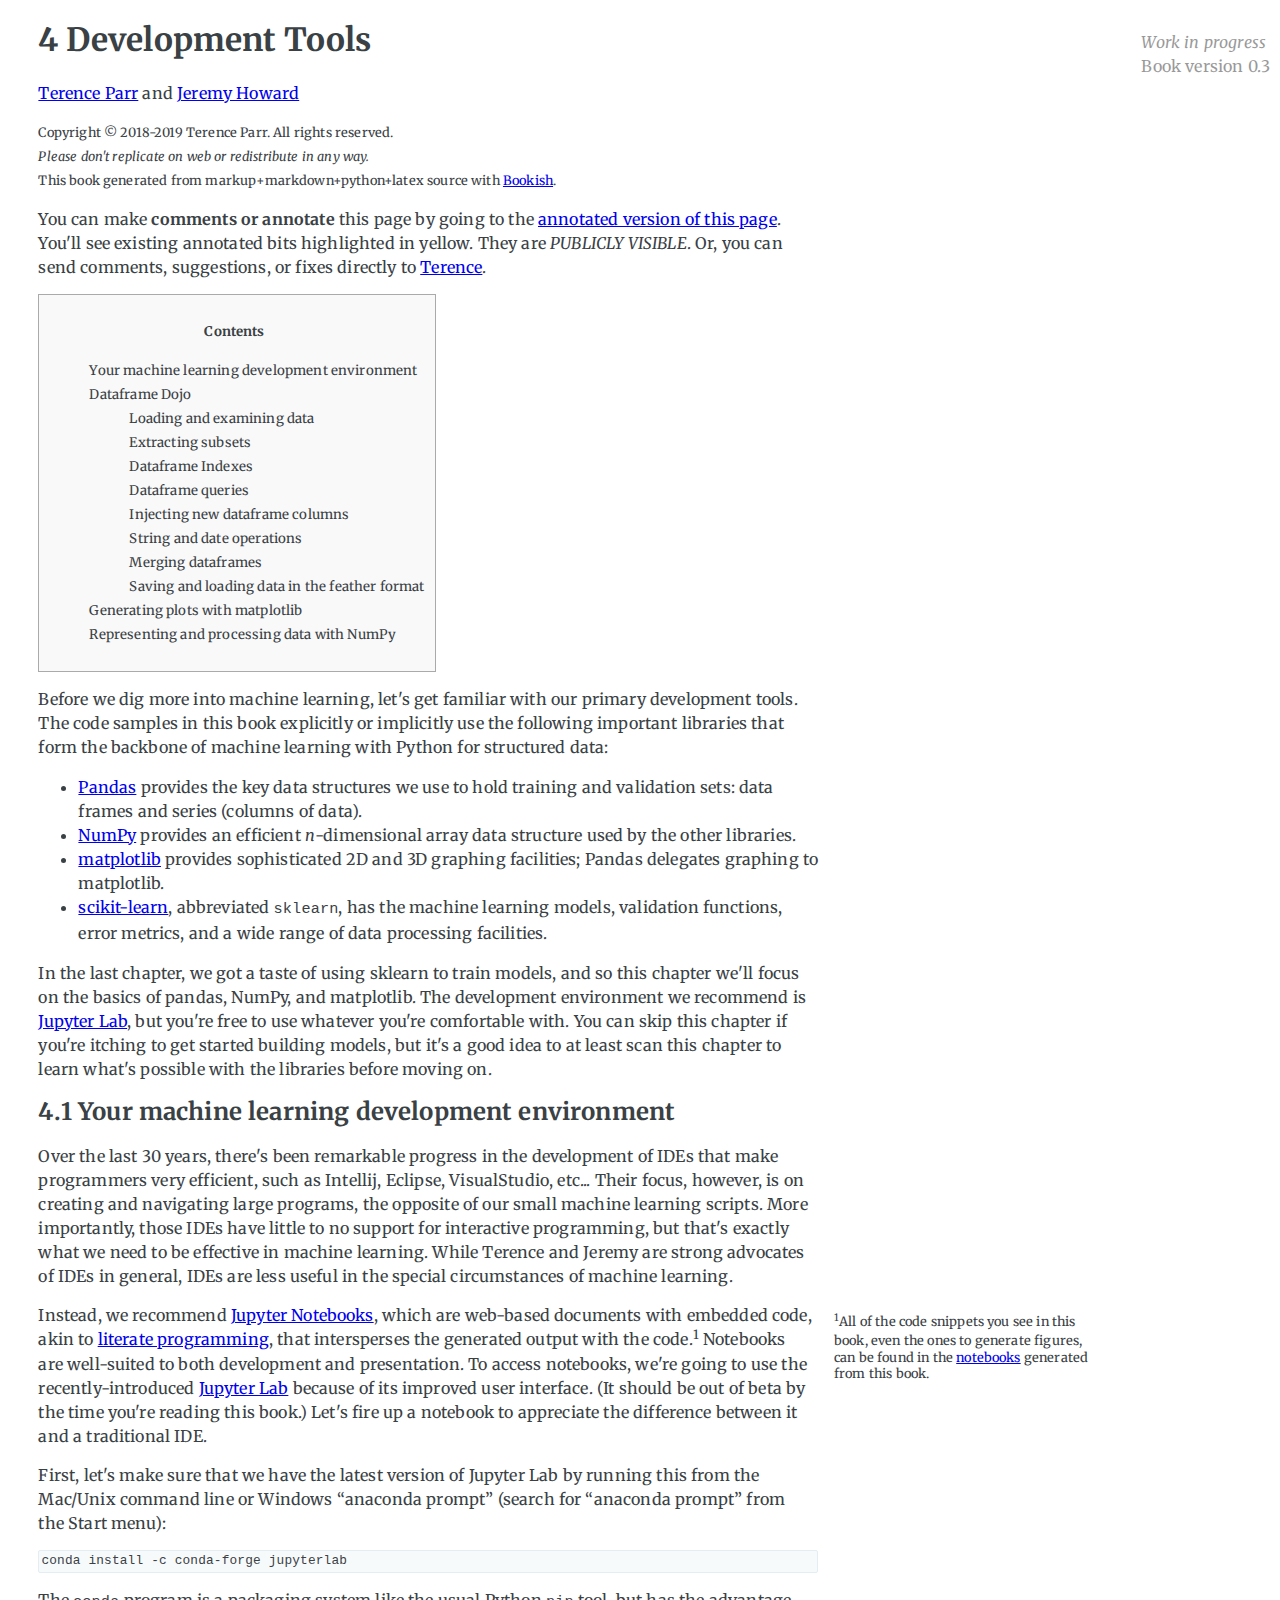
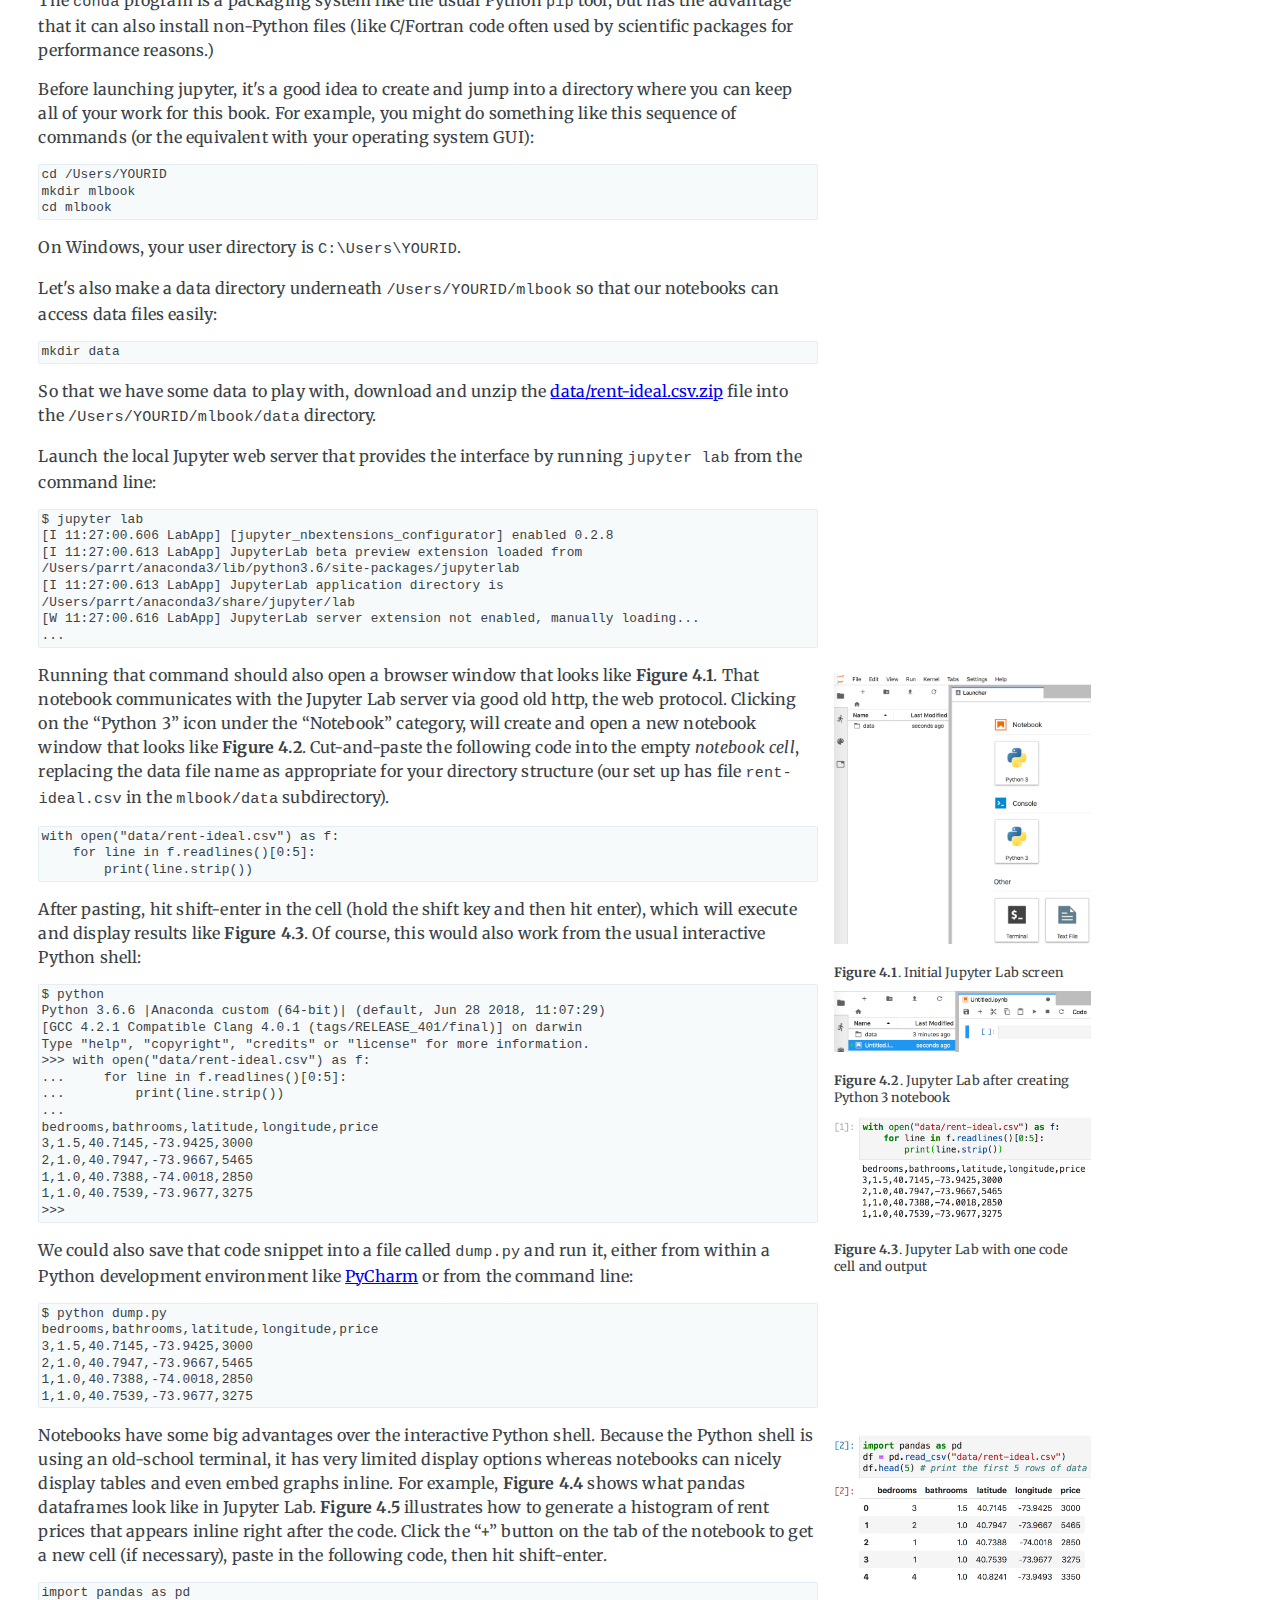
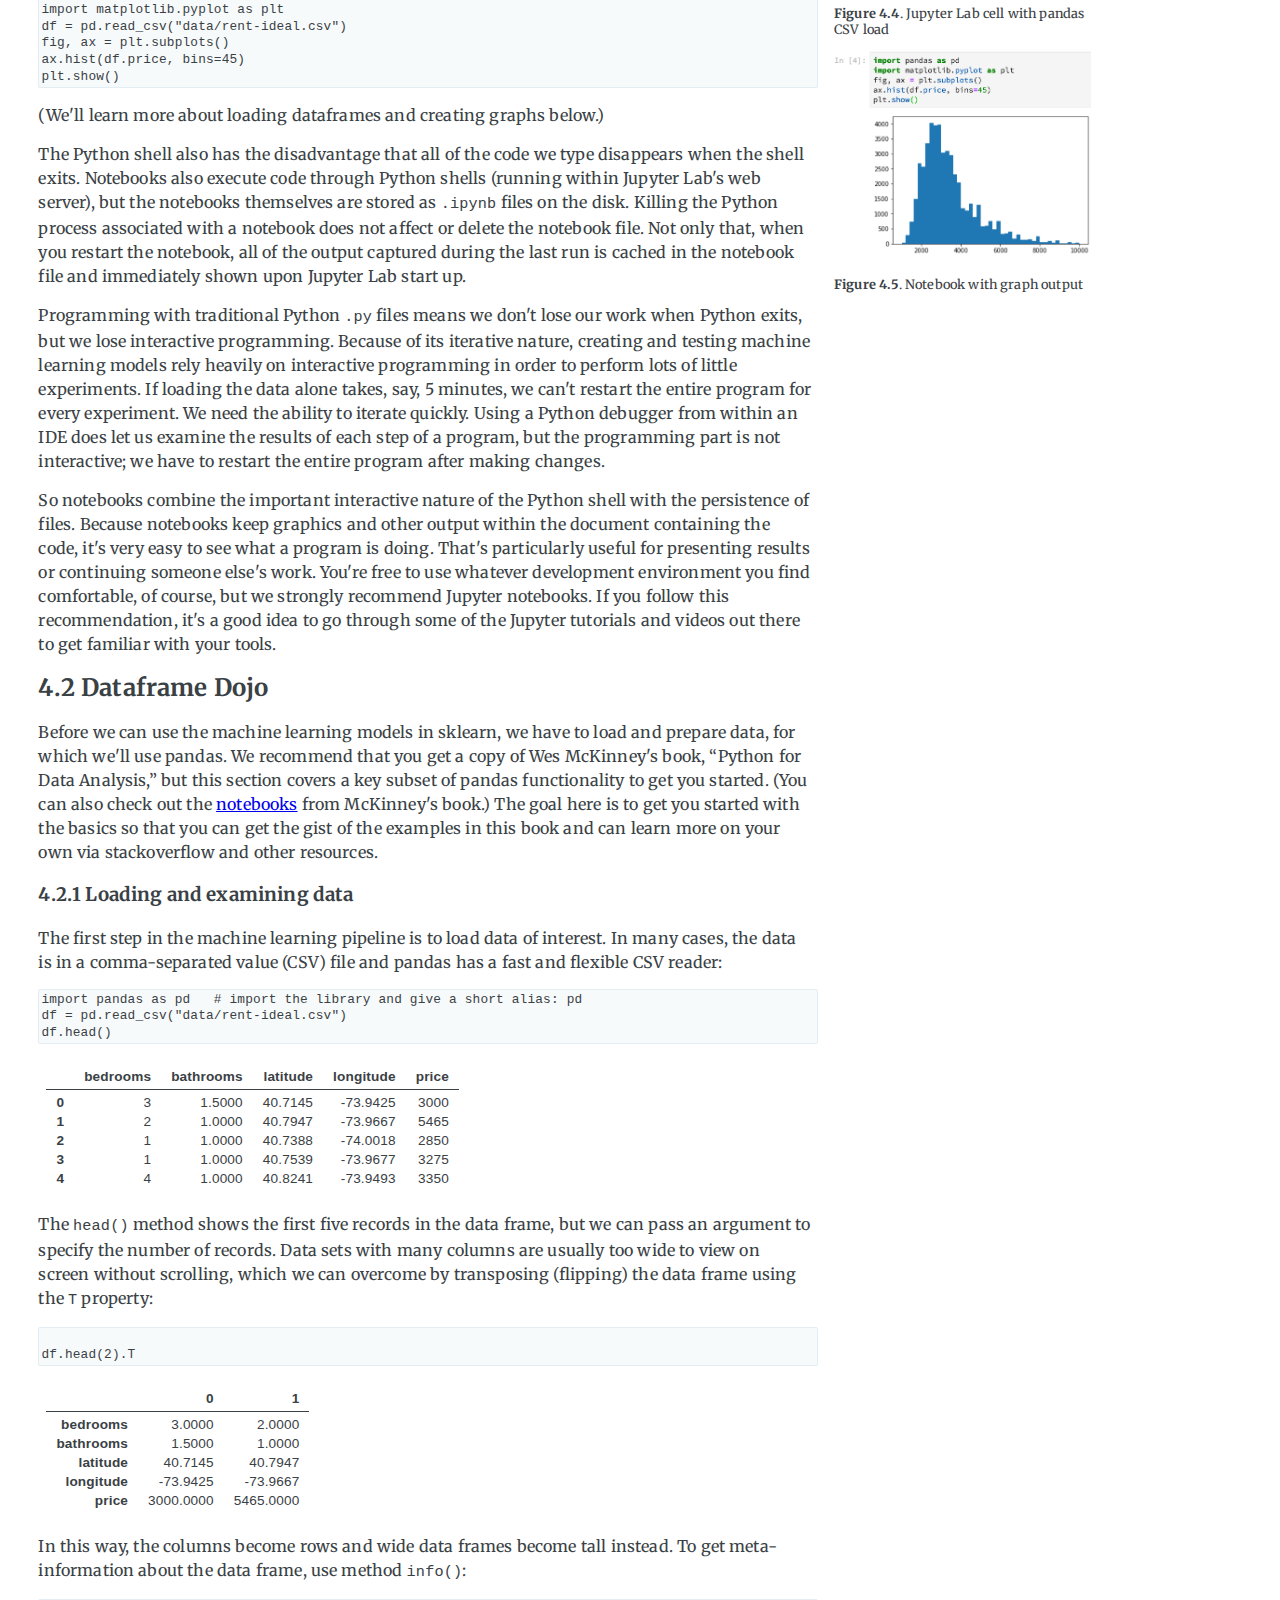
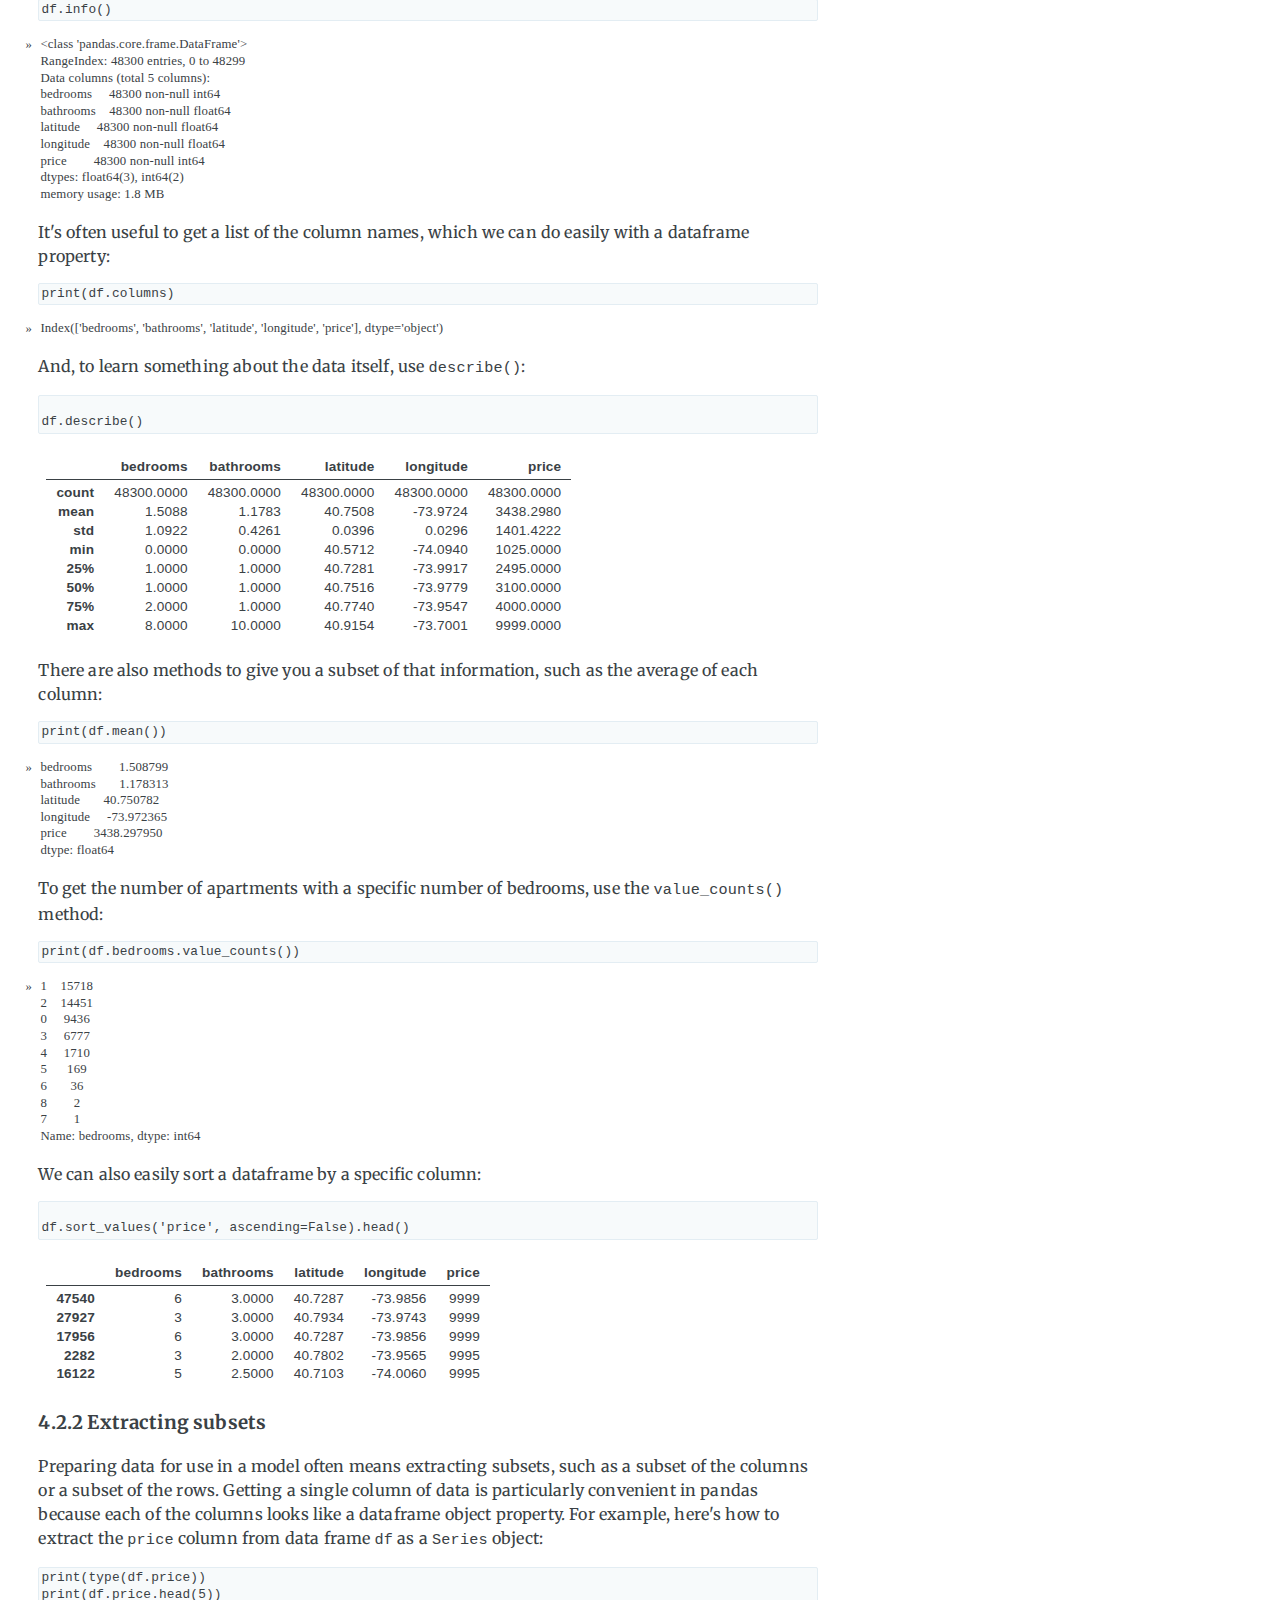
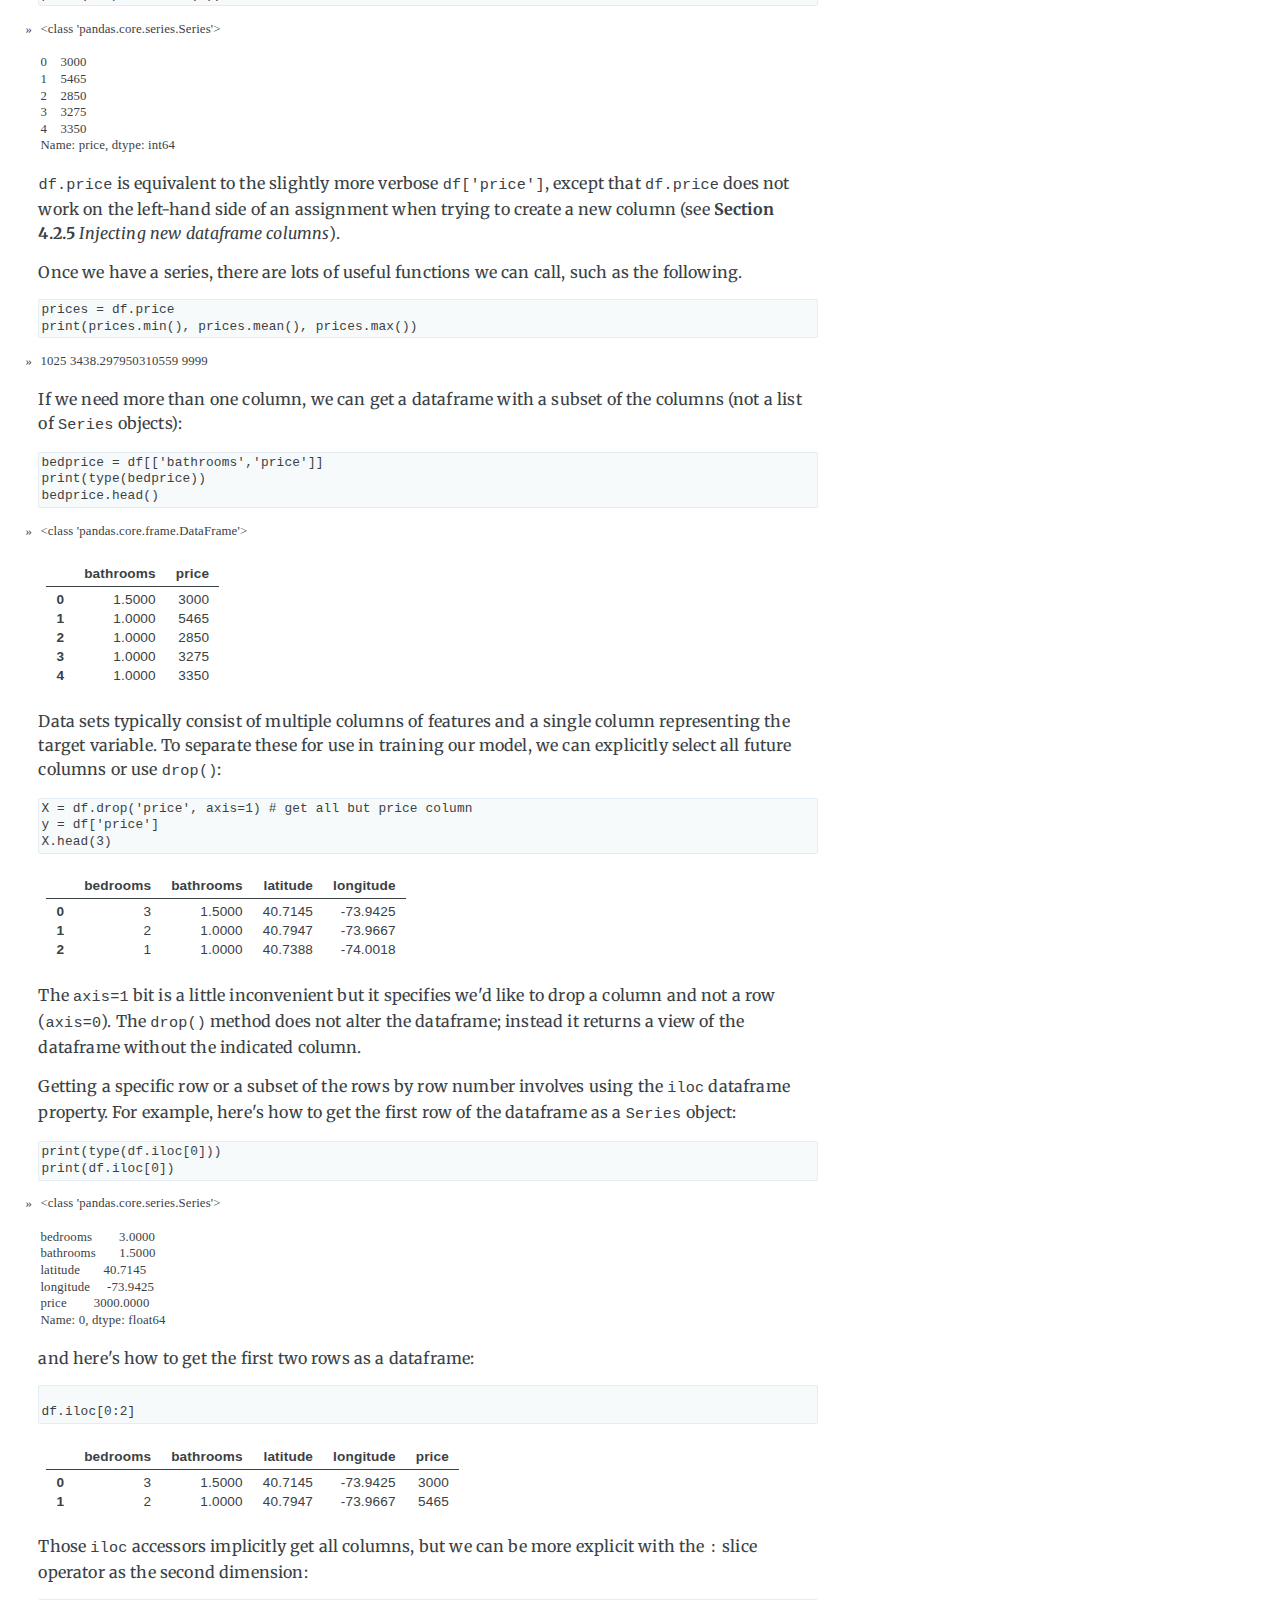
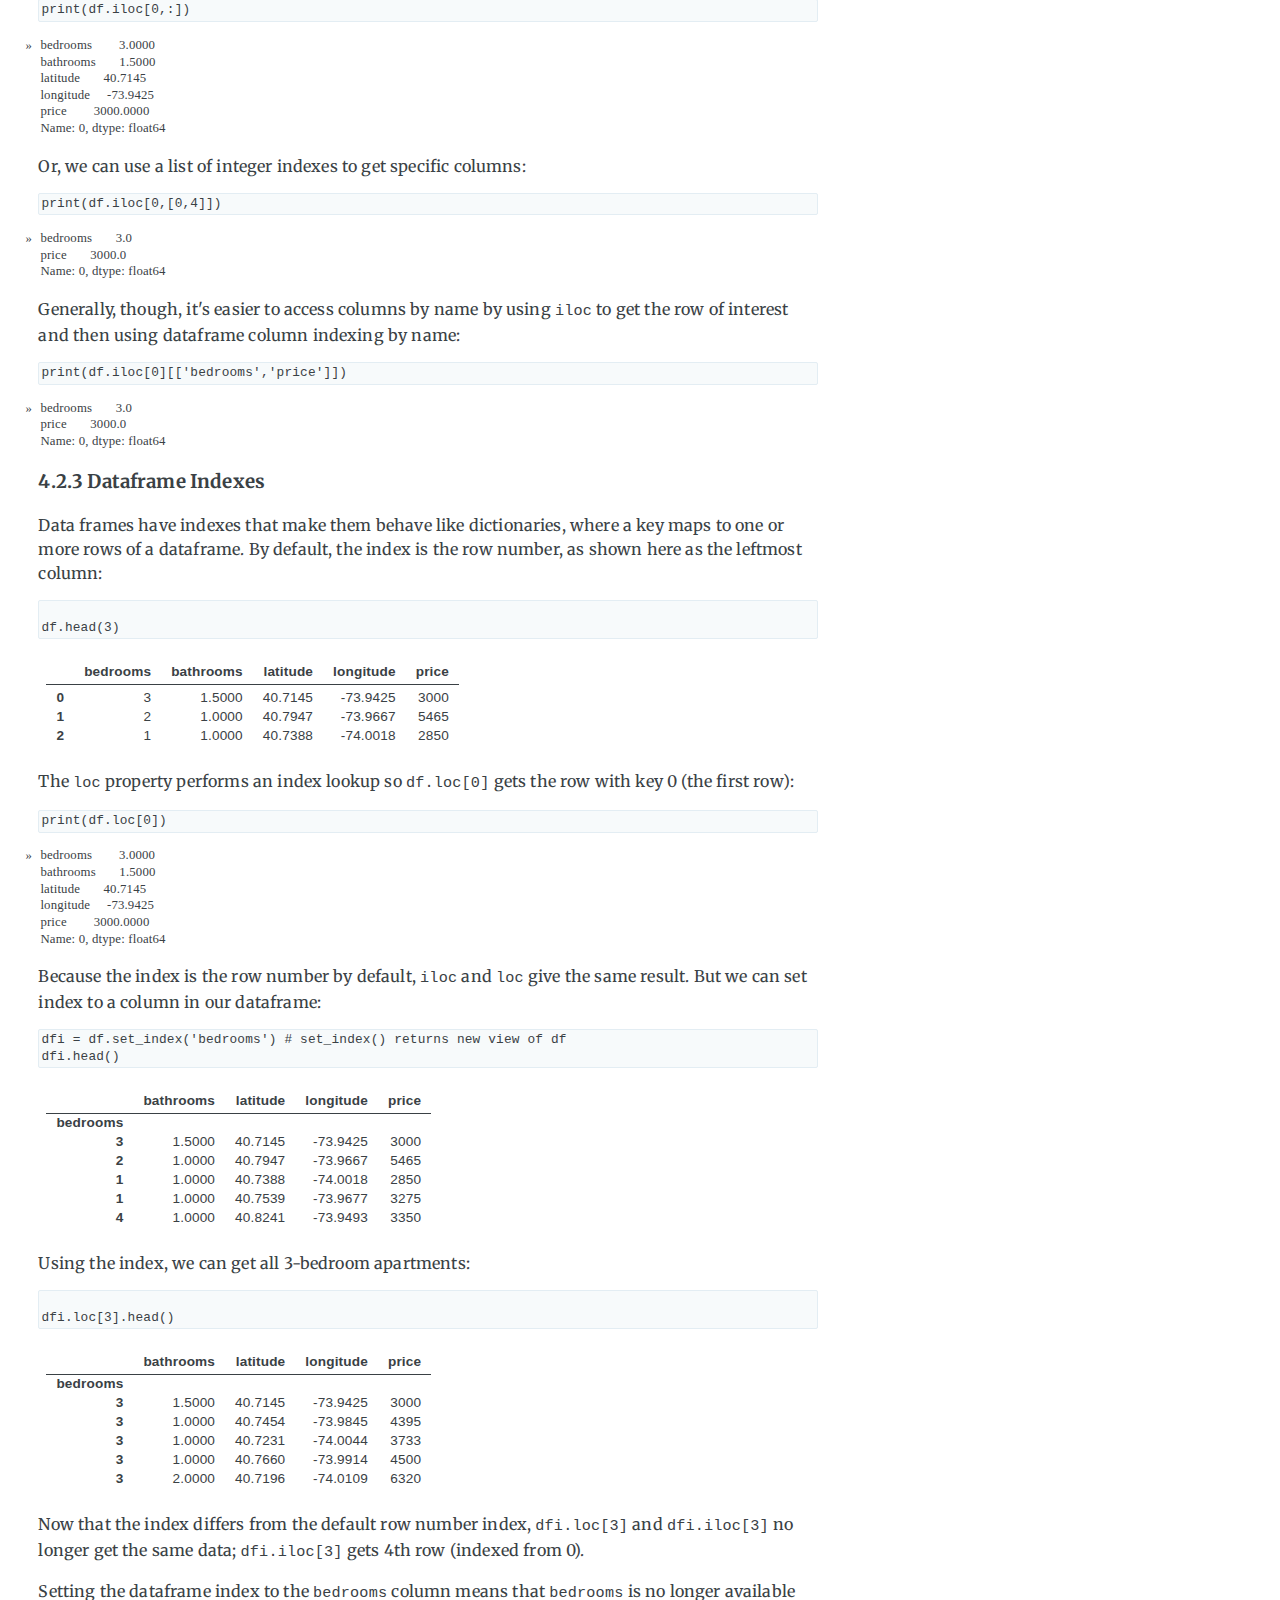
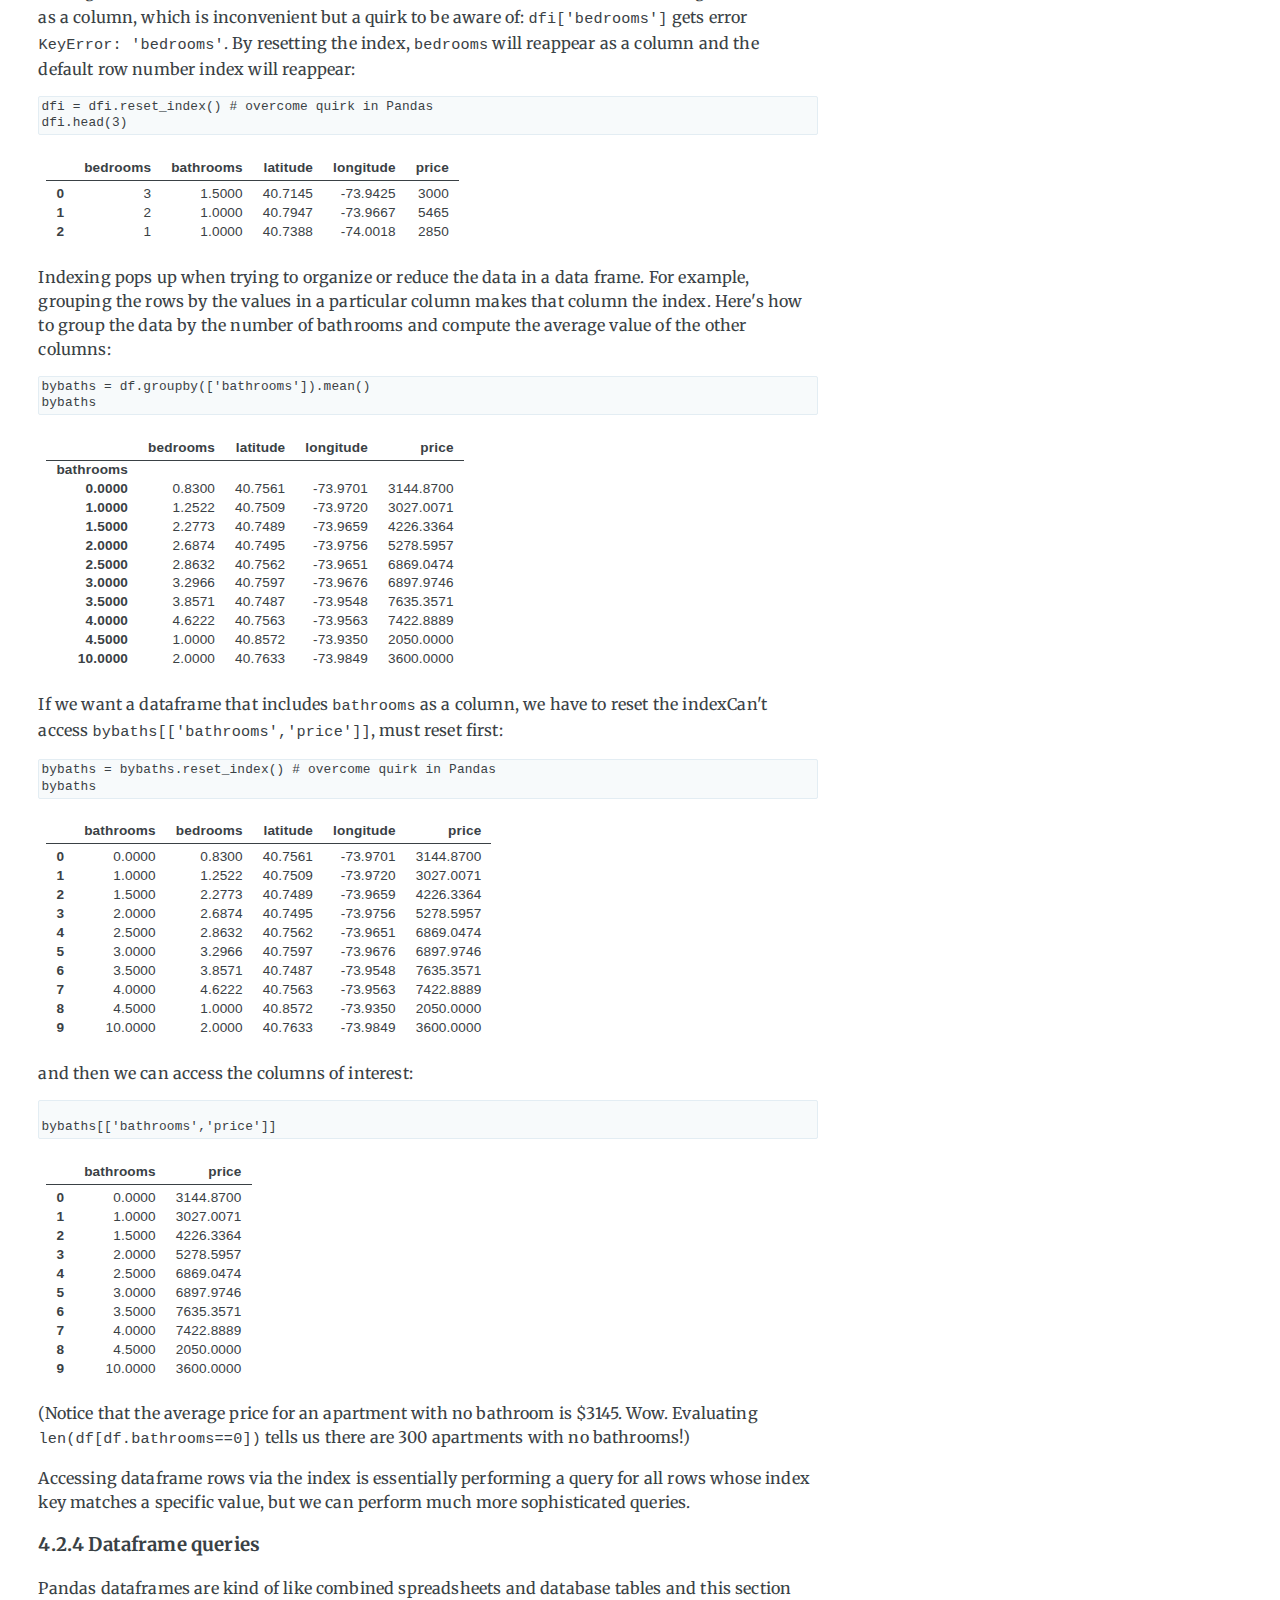
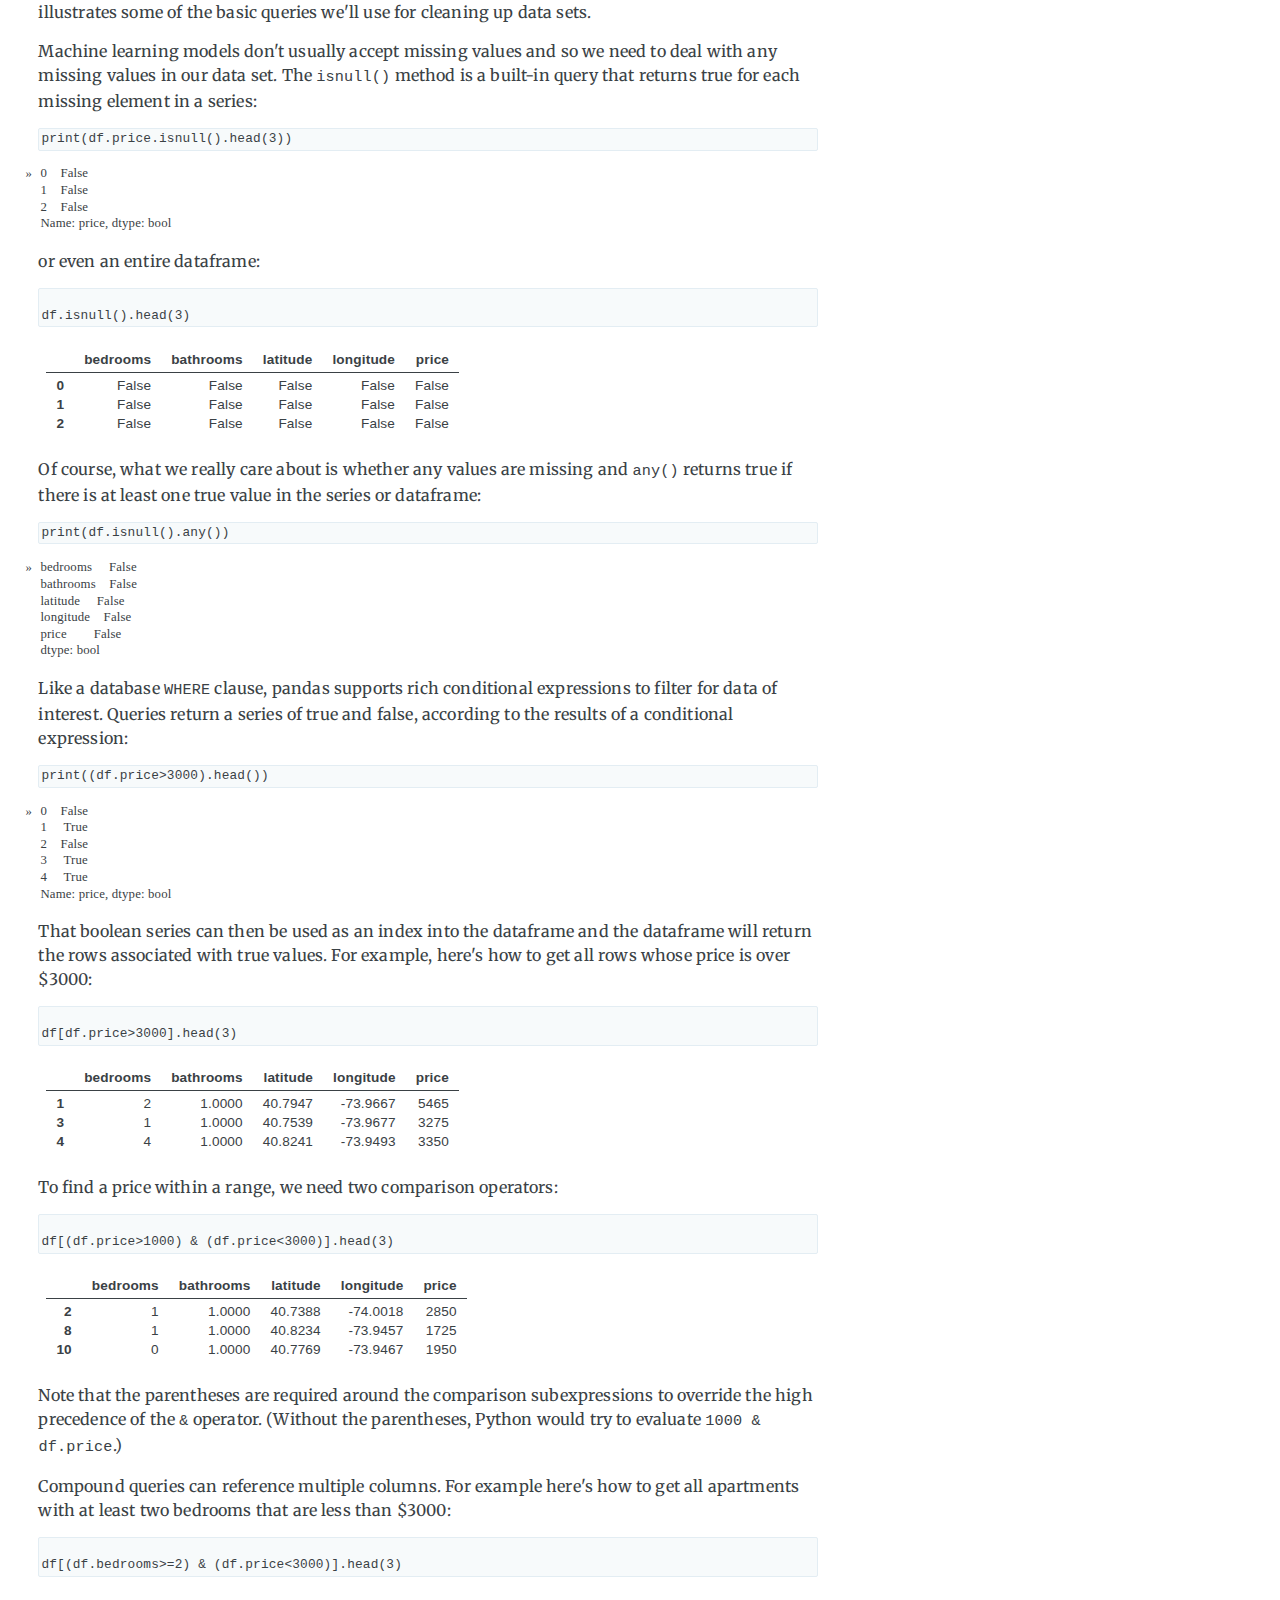
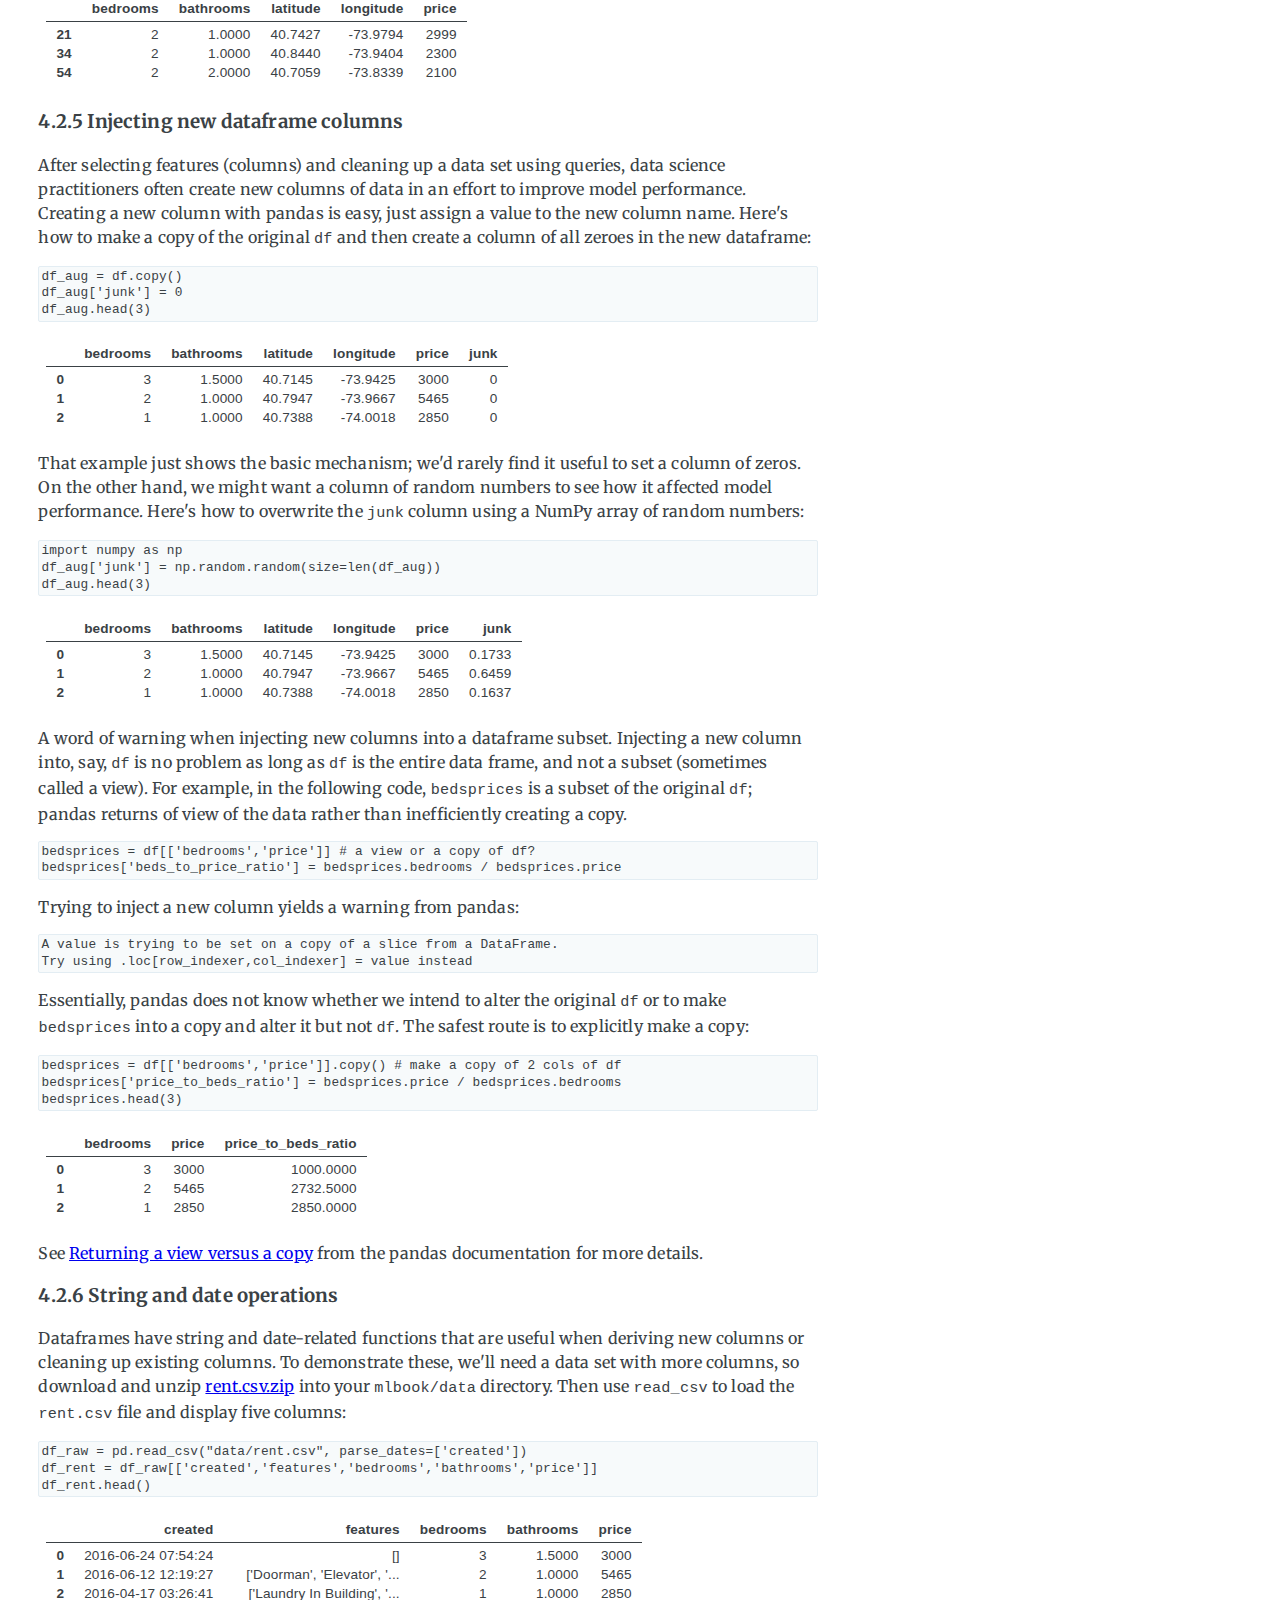
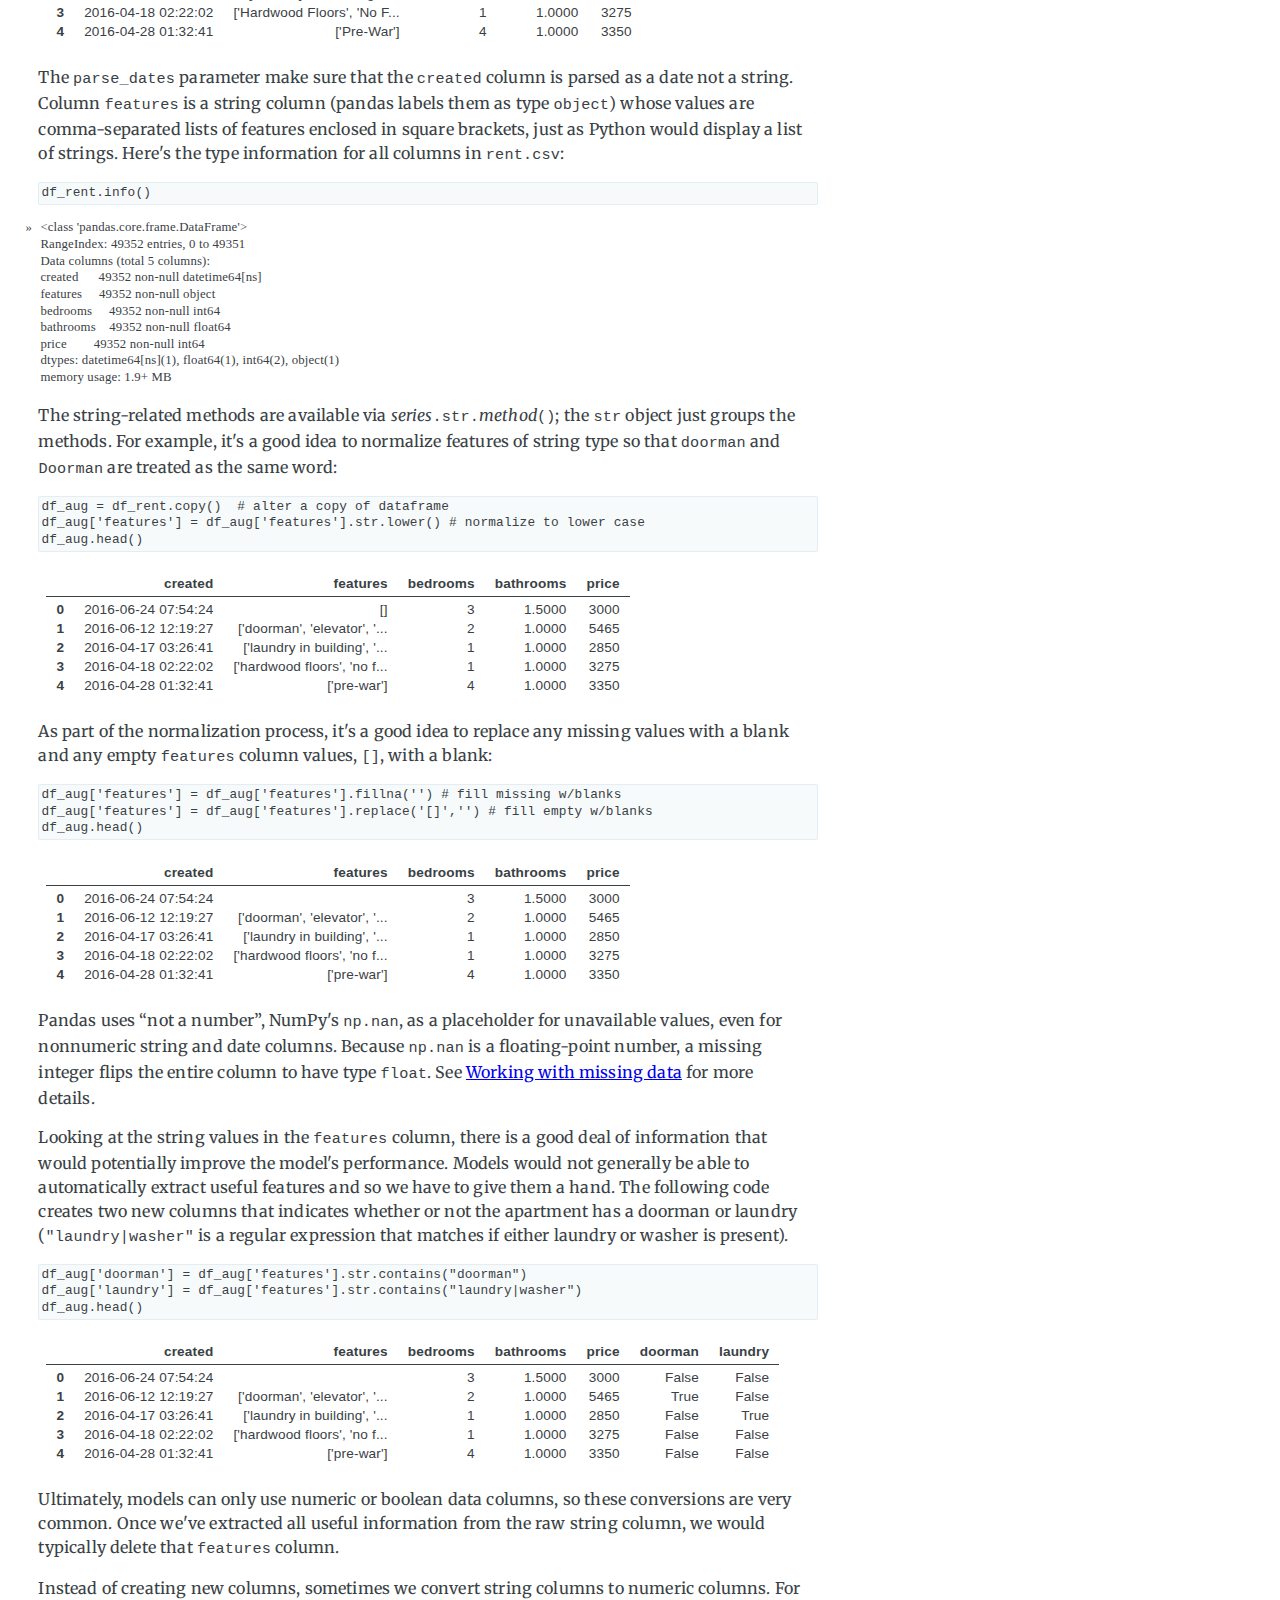
<file: tools.html>
<!DOCTYPE HTML PUBLIC "-//W3C//DTD HTML 4.01//EN" "http://www.w3.org/TR/html4/strict.dtd">
<html>
<head>
<!-- Global site tag (gtag.js) - Google Analytics -->
<script async src="https://www.googletagmanager.com/gtag/js?id=UA-118361649-2"></script>
<script>
  window.dataLayer = window.dataLayer || [];
  function gtag(){dataLayer.push(arguments);}
  gtag('js', new Date());

  gtag('config', 'UA-118361649-2');
</script>
<meta name="viewport" content="width=device-width, initial-scale=1">
<link rel="stylesheet" type="text/css" href="https://fonts.googleapis.com/css?family=Merriweather:300,700,700italic,300italic|Open+Sans:700,400" />
<link rel="stylesheet" type="text/css" href="css/book.css"/>
<title>Development Tools</title>
<!-- META -->
<!-- LinkedIn meta -->
<meta property='og:title' content="The Mechanics of Machine Learning"/>
<meta property='og:image' content="https://mlbook.explained.ai/images/intro/training.svg">
<meta property='og:description' content="This book is a primer on machine learning for programmers trying to get up to speed quickly."/>
<meta property='og:url' content="https://mlbook.explained.ai"/>

<!-- Facebook meta -->
<meta property="og:type" content="article" />

<!-- Twitter meta -->
<meta name="twitter:title" content="The Mechanics of Machine Learning">
<meta name="twitter:card" content="summary_large_image">
<meta name="twitter:site" content="@the_antlr_guy">
<meta name="twitter:creator" content="@the_antlr_guy">
<meta name="twitter:description" content="This book is a primer on machine learning for programmers trying to get up to speed quickly.">
<meta name="twitter:image" content="https://mlbook.explained.ai/images/intro/training.svg">
<!-- END META -->
</head>
<body>
<div class="watermark">
<i>Work in progress</i><br>
Book version 0.3
</div>

<h1>4 Development Tools</h1>

<p><a href="http://parrt.cs.usfca.edu">Terence Parr</a> and <a href="http://www.fast.ai/about/#jeremy">Jeremy Howard</a></p>

<p></p>

<p style="font-size: 80%">Copyright &copy; 2018-2019 Terence Parr.  All rights reserved.<br><i>Please don't replicate on web or redistribute in any way.</i><br>This book generated from markup+markdown+python+latex source with <a href="https://github.com/parrt/bookish">Bookish</a>.
<p>
<p>
You can make <b>comments or annotate</b> this page by going to the <a id="annotatelink" href="">annotated version of this page</a>. You'll see existing annotated bits highlighted in yellow. They are <i>PUBLICLY VISIBLE</i>. Or, you can send comments, suggestions, or fixes directly to <a href="mailto:parrt@cs.usfca.edu">Terence</a>.
</p>
<script>
var me = window.location.href;
document.getElementById("annotatelink").href = "https://via.hypothes.is/"+me;
</script>
</p>
</p>



<div id="toc">
<p class="toc_title">Contents</p>
<ul>
	<li><a href="#sec:4.1">Your machine learning development environment</a>
	<ul>
	</ul>
	</li>
	<li><a href="#dojo">Dataframe Dojo</a>
	<ul>
			<li><a href="#sec:4.2.1">Loading and examining data</a></li>
			<li><a href="#sec:4.2.2">Extracting subsets</a></li>
			<li><a href="#sec:4.2.3">Dataframe Indexes</a></li>
			<li><a href="#sec:4.2.4">Dataframe queries</a></li>
			<li><a href="#newcol">Injecting new dataframe columns</a></li>
			<li><a href="#sec:4.2.6">String and date operations</a></li>
			<li><a href="#sec:4.2.7">Merging dataframes</a></li>
			<li><a href="#sec:4.2.8">Saving and loading data in the feather format</a></li>

	</ul>
	</li>
	<li><a href="#sec:plt">Generating plots with matplotlib</a>
	<ul>
	</ul>
	</li>
	<li><a href="#sec:4.4">Representing and processing data with NumPy</a>
	<ul>
	</ul>
	</li>

</ul>
</div>


<p>Before we dig more into machine learning, let's get familiar with our primary development tools.  The code samples in this book explicitly or implicitly use the following important libraries that form the backbone of machine learning with Python for structured data:</p>
<ul>
<li><a href="https://pandas.pydata.org/">Pandas</a> provides the key data structures we use to hold training and validation sets: data frames and series (columns of data).</li>
<li><a href="http://www.NumPy.org/">NumPy</a> provides an efficient <span class=eqn>n</span>-dimensional array data structure used by the other libraries.</li>
<li><a href="https://matplotlib.org/">matplotlib</a> provides sophisticated 2D and 3D graphing facilities; Pandas delegates graphing to matplotlib.</li>
<li><a href="http://scikit-learn.org/">scikit-learn</a>, abbreviated <span class=inlinecode>sklearn</span>, has the machine learning models, validation functions, error metrics, and a wide range of data processing facilities.</li>
</ul>
<p>In the last chapter, we got a taste of using sklearn to train models, and so this chapter we'll focus on the basics of pandas, NumPy, and matplotlib. The development environment we recommend is <a href="http://jupyterlab.readthedocs.io/en/latest/getting_started/overview.html">Jupyter Lab</a>, but you're free to use whatever you're comfortable with. You can skip this chapter if you're itching to get started building models, but it's a good idea to at least scan this chapter to learn what's possible with the libraries before moving on.</p>



<h2 id="sec:4.1">4.1 Your machine learning development environment</h2>


<p>Over the last 30 years, there's been remarkable progress in the development of IDEs that make programmers very efficient, such as Intellij, Eclipse, VisualStudio, etc... Their focus, however, is on creating and navigating large programs, the opposite of our small machine learning scripts. More importantly, those IDEs have little to no support for interactive programming, but that's exactly what we need to be effective in machine learning. While Terence and Jeremy are strong advocates of IDEs in general, IDEs are less useful in the special circumstances of machine learning.</p>

<div class="p_wrapper">
<p class=sidenote><span class=sup>1</span>All of the code snippets you see in this book, even the ones to generate figures, can be found in the <a href="https://mlbook.explained.ai/notebooks/index.html">notebooks</a> generated from this book.</p>
<p class=p_left>Instead, we recommend <a href="https://jupyter-notebook.readthedocs.io/en/stable/notebook.html">Jupyter Notebooks</a>, which are  web-based documents with embedded code, akin to <a href="https://en.wikipedia.org/wiki/Literate_programming">literate programming</a>, that intersperses the generated output with the code.<span class=sup>1</span> Notebooks are well-suited to both development and presentation.   To access notebooks, we're going to use the recently-introduced <a href="http://jupyterlab.readthedocs.io/en/latest/getting_started/overview.html">Jupyter Lab</a> because of its improved user interface. (It should be out of beta by the time you're reading this book.)  Let's fire up a notebook to appreciate the difference between it and a traditional IDE.</p>
</div>

<p>First, let's make sure that we have the latest version of Jupyter Lab by running this from the Mac/Unix command line or Windows &ldquo;anaconda prompt&rdquo; (search for &ldquo;anaconda prompt&rdquo; from the Start menu):</p>


<div class="codeblk">conda install -c conda-forge jupyterlab</div>


<p>The <span class=inlinecode>conda</span> program is a packaging system like the usual Python <span class=inlinecode>pip</span> tool, but has the advantage that it can also install non-Python files (like C/Fortran code often used by scientific packages for performance reasons.)</p>

<p>Before launching jupyter, it's a good idea to create and jump into a directory where you can keep all of your work for this book. For example, you might do something like this sequence of commands (or the equivalent with your operating system GUI):</p>


<div class="codeblk">cd /Users/YOURID 
mkdir mlbook
cd mlbook</div>


<p>On Windows, your user directory is <span class=inlinecode>C:\Users\YOURID</span>.</p>

<p>Let's also make a data directory underneath <span class=inlinecode>/Users/YOURID/mlbook</span> so that our notebooks can access data files easily:</p>


<div class="codeblk">mkdir data</div>


<p>So that we have some data to play with, download and unzip the <a href="https://mlbook.explained.ai/data/rent-ideal.csv.zip">data/rent-ideal.csv.zip</a> file into the <span class=inlinecode>/Users/YOURID/mlbook/data</span> directory.</p>

<p>Launch the local Jupyter web server that provides the interface by running <span class=inlinecode>jupyter lab</span> from the command line:</p>


<div class="codeblk">$ jupyter lab
[I 11:27:00.606 LabApp] [jupyter_nbextensions_configurator] enabled 0.2.8
[I 11:27:00.613 LabApp] JupyterLab beta preview extension loaded from /Users/parrt/anaconda3/lib/python3.6/site-packages/jupyterlab
[I 11:27:00.613 LabApp] JupyterLab application directory is /Users/parrt/anaconda3/share/jupyter/lab
[W 11:27:00.616 LabApp] JupyterLab server extension not enabled, manually loading...
...</div>


<div class="p_wrapper">
<span class=sidenote>

<center>
<img src="images/tools/lab1.png" width="100%">
</center>

<br><b>Figure 4.1</b>. Initial Jupyter Lab screen</span><span class=sidenote>

<center>
<img src="images/tools/lab2.png" width="100%">
</center>

<br><b>Figure 4.2</b>. Jupyter Lab after creating Python 3 notebook</span>
<p class=p_left>Running that command should also open a browser window that looks like <b>Figure 4.1</b>.  That notebook communicates with the Jupyter Lab server via good old http, the web protocol. Clicking on the &ldquo;Python 3&rdquo; icon under the &ldquo;Notebook&rdquo; category, will create and open a new notebook window that looks like <b>Figure 4.2</b>. Cut-and-paste the following code into the empty <i>notebook cell</i>, replacing the data file name as appropriate for your directory structure (our set up has file <span class=inlinecode>rent-ideal.csv</span> in the <span class=inlinecode>mlbook/data</span> subdirectory).</p>
</div>


<div class="codeblk">with open("data/rent-ideal.csv") as f:
    for line in f.readlines()[0:5]:
        print(line.strip())</div>


<div class="p_wrapper">
<span class=sidenote>

<center>
<img src="images/tools/lab3.png" width="100%">
</center>

<br><b>Figure 4.3</b>. Jupyter Lab with one code cell and output</span>
<p class=p_left>After pasting, hit shift-enter in the cell (hold the shift key and then hit enter), which will execute and display results like <b>Figure 4.3</b>.  Of course, this would also work from the usual interactive Python shell:</p>
</div>


<div class="codeblk">$ python
Python 3.6.6 |Anaconda custom (64-bit)| (default, Jun 28 2018, 11:07:29) 
[GCC 4.2.1 Compatible Clang 4.0.1 (tags/RELEASE_401/final)] on darwin
Type "help", "copyright", "credits" or "license" for more information.
>>> with open("data/rent-ideal.csv") as f:
...     for line in f.readlines()[0:5]:
...         print(line.strip())
... 
bedrooms,bathrooms,latitude,longitude,price
3,1.5,40.7145,-73.9425,3000
2,1.0,40.7947,-73.9667,5465
1,1.0,40.7388,-74.0018,2850
1,1.0,40.7539,-73.9677,3275
>>></div>


<p>We could also save that code snippet into a file called <span class=inlinecode>dump.py</span> and run it, either from within a Python development environment like <a href="https://www.jetbrains.com/pycharm/">PyCharm</a> or from the command line:</p>


<div class="codeblk">$ python dump.py
bedrooms,bathrooms,latitude,longitude,price
3,1.5,40.7145,-73.9425,3000
2,1.0,40.7947,-73.9667,5465
1,1.0,40.7388,-74.0018,2850
1,1.0,40.7539,-73.9677,3275</div>


<div class="p_wrapper">
<span class=sidenote>

<center>
<img src="images/tools/lab3a.png" width="100%">
</center>

<br><b>Figure 4.4</b>. Jupyter Lab cell with pandas CSV load</span><span class=sidenote>

<center>
<img src="images/tools/lab4.png" width="100%">
</center>

<br><b>Figure 4.5</b>. Notebook with graph output</span>
<p class=p_left>Notebooks have some big advantages over the interactive Python shell. Because the Python shell is using an old-school terminal, it has very limited display options whereas notebooks can nicely display tables and even embed graphs inline.  For example, <b>Figure 4.4</b> shows what pandas dataframes look like in Jupyter Lab. <b>Figure 4.5</b> illustrates how to generate a histogram of rent prices that appears inline right after the code. Click the &ldquo;+&rdquo; button on the tab of the notebook to get a new cell (if necessary), paste in the following code, then hit shift-enter.</p>
</div>


<div class="codeblk">import pandas as pd
import matplotlib.pyplot as plt
df = pd.read_csv("data/rent-ideal.csv")
fig, ax = plt.subplots()
ax.hist(df.price, bins=45)
plt.show()</div>


<p>(We'll learn more about loading dataframes and creating graphs below.)</p>

<p>The Python shell also has the disadvantage that all of the code we type disappears when the shell exits. Notebooks also execute code through Python shells (running within Jupyter Lab's web server), but the notebooks themselves are stored as <span class=inlinecode>.ipynb</span> files on the disk. Killing the Python process associated with a notebook does not affect or delete the notebook file.  Not only that, when you restart the notebook, all of the output captured during the last run is cached in the notebook file and immediately shown upon Jupyter Lab start up.</p>
 
<p>Programming with traditional Python <span class=inlinecode>.py</span> files means we don't lose our work when Python exits, but we lose interactive programming.  Because of its iterative nature, creating and testing machine learning models rely heavily on interactive programming in order to perform lots of little experiments.  If loading the data alone takes, say, 5 minutes, we can't restart the entire program for every experiment.  We need the ability to iterate quickly. Using a Python debugger from within an IDE does let us examine the results of each step of a program, but the programming part is not interactive; we have to restart the entire program after making changes.</p>

<p>So notebooks combine the important interactive nature of the Python shell with the persistence of files.  Because notebooks keep graphics and other output within the document containing the code, it's very easy to see what a program is doing. That's particularly useful for presenting results or continuing someone else's work.  You're free to use whatever development environment you find comfortable, of course, but we strongly recommend Jupyter notebooks. If you follow this recommendation, it's a good idea to go through some of the Jupyter tutorials and videos out there to get familiar with your tools.</p>



<h2 id="dojo">4.2 Dataframe Dojo</h2>


<p>Before we can use the machine learning models in sklearn, we have to load and prepare data, for which we'll use pandas. We recommend that you get a copy of Wes McKinney's book, &ldquo;Python for Data Analysis,&rdquo; but this section covers a key subset of pandas functionality to get you started. (You can also check out the <a href="https://github.com/wesm/pydata-book">notebooks</a> from McKinney's book.)  The goal here is to get you started with the basics so that you can get the gist of the examples in this book and can learn more on your own via stackoverflow and other resources.</p>



<h3 id="sec:4.2.1">4.2.1 Loading and examining data</h3>


<p>The first step in the machine learning pipeline is to load data of interest. In many cases, the data is in a comma-separated value (CSV) file and pandas has a fast and flexible CSV reader:</p>


<div class="codeblk">import pandas as pd   # import the library and give a short alias: pd
df = pd.read_csv("data/rent-ideal.csv")
df.head()</div>
<div class="scrollbar_wrapper">
<table class="dataframe dataframe-indexed">
<thead>
	<tr><th>&nbsp;</th><th>bedrooms</th><th>bathrooms</th><th>latitude</th><th>longitude</th><th>price</th></tr>
    <tr><td></td></tr>
</thead>
<tbody>
	<tr>
	<td>0</td><td>3</td><td>1.5000</td><td>40.7145</td><td>-73.9425</td><td>3000</td>
	</tr>
	<tr>
	<td>1</td><td>2</td><td>1.0000</td><td>40.7947</td><td>-73.9667</td><td>5465</td>
	</tr>
	<tr>
	<td>2</td><td>1</td><td>1.0000</td><td>40.7388</td><td>-74.0018</td><td>2850</td>
	</tr>
	<tr>
	<td>3</td><td>1</td><td>1.0000</td><td>40.7539</td><td>-73.9677</td><td>3275</td>
	</tr>
	<tr>
	<td>4</td><td>4</td><td>1.0000</td><td>40.8241</td><td>-73.9493</td><td>3350</td>
	</tr>
</tbody>
</table>
</div>
<p>The <span class=inlinecode>head()</span> method shows the first five records in the data frame, but we can pass an argument to specify the number of records.  Data sets with many columns are usually too wide to view on screen without scrolling, which we can overcome by transposing (flipping) the data frame using the <span class=inlinecode>T</span> property:</p>


<div class="codeblk">
df.head(2).T</div>
<div class="scrollbar_wrapper">
<table class="dataframe dataframe-indexed">
<thead>
	<tr><th>&nbsp;</th><th>0</th><th>1</th></tr>
    <tr><td></td></tr>
</thead>
<tbody>
	<tr>
	<td>bedrooms</td><td>3.0000</td><td>2.0000</td>
	</tr>
	<tr>
	<td>bathrooms</td><td>1.5000</td><td>1.0000</td>
	</tr>
	<tr>
	<td>latitude</td><td>40.7145</td><td>40.7947</td>
	</tr>
	<tr>
	<td>longitude</td><td>-73.9425</td><td>-73.9667</td>
	</tr>
	<tr>
	<td>price</td><td>3000.0000</td><td>5465.0000</td>
	</tr>
</tbody>
</table>
</div>
<p>In this way, the columns become rows and wide data frames become tall instead. To get meta-information about the data frame, use method <span class=inlinecode>info()</span>:</p>


<div class="codeblk">df.info()
</div>

<p class="stdout">&lt;class 'pandas.core.frame.DataFrame'>
RangeIndex: 48300 entries, 0 to 48299
Data columns (total 5 columns):
bedrooms     48300 non-null int64
bathrooms    48300 non-null float64
latitude     48300 non-null float64
longitude    48300 non-null float64
price        48300 non-null int64
dtypes: float64(3), int64(2)
memory usage: 1.8 MB
</p>

<p>It's often useful to get a list of the column names, which we can do easily with a dataframe property:</p>


<div class="codeblk">print(df.columns)</div>

<p class="stdout">Index(['bedrooms', 'bathrooms', 'latitude', 'longitude', 'price'], dtype='object')</p>


<p>And, to learn something about the data itself, use <span class=inlinecode>describe()</span>:</p>


<div class="codeblk">
df.describe()</div>
<div class="scrollbar_wrapper">
<table class="dataframe dataframe-indexed">
<thead>
	<tr><th>&nbsp;</th><th>bedrooms</th><th>bathrooms</th><th>latitude</th><th>longitude</th><th>price</th></tr>
    <tr><td></td></tr>
</thead>
<tbody>
	<tr>
	<td>count</td><td>48300.0000</td><td>48300.0000</td><td>48300.0000</td><td>48300.0000</td><td>48300.0000</td>
	</tr>
	<tr>
	<td>mean</td><td>1.5088</td><td>1.1783</td><td>40.7508</td><td>-73.9724</td><td>3438.2980</td>
	</tr>
	<tr>
	<td>std</td><td>1.0922</td><td>0.4261</td><td>0.0396</td><td>0.0296</td><td>1401.4222</td>
	</tr>
	<tr>
	<td>min</td><td>0.0000</td><td>0.0000</td><td>40.5712</td><td>-74.0940</td><td>1025.0000</td>
	</tr>
	<tr>
	<td>25%</td><td>1.0000</td><td>1.0000</td><td>40.7281</td><td>-73.9917</td><td>2495.0000</td>
	</tr>
	<tr>
	<td>50%</td><td>1.0000</td><td>1.0000</td><td>40.7516</td><td>-73.9779</td><td>3100.0000</td>
	</tr>
	<tr>
	<td>75%</td><td>2.0000</td><td>1.0000</td><td>40.7740</td><td>-73.9547</td><td>4000.0000</td>
	</tr>
	<tr>
	<td>max</td><td>8.0000</td><td>10.0000</td><td>40.9154</td><td>-73.7001</td><td>9999.0000</td>
	</tr>
</tbody>
</table>
</div>
<p>There are also methods to give you a subset of that information, such as the average of each column:</p>


<div class="codeblk">print(df.mean())</div>

<p class="stdout">bedrooms        1.508799
bathrooms       1.178313
latitude       40.750782
longitude     -73.972365
price        3438.297950
dtype: float64</p>


<p>To get the number of  apartments with a specific number of bedrooms, use the <span class=inlinecode>value_counts()</span> method:</p>


<div class="codeblk">print(df.bedrooms.value_counts())</div>

<p class="stdout">1    15718
2    14451
0     9436
3     6777
4     1710
5      169
6       36
8        2
7        1
Name: bedrooms, dtype: int64</p>


<p>We can also easily sort a dataframe by a specific column:</p>


<div class="codeblk">
df.sort_values('price', ascending=False).head()</div>
<div class="scrollbar_wrapper">
<table class="dataframe dataframe-indexed">
<thead>
	<tr><th>&nbsp;</th><th>bedrooms</th><th>bathrooms</th><th>latitude</th><th>longitude</th><th>price</th></tr>
    <tr><td></td></tr>
</thead>
<tbody>
	<tr>
	<td>47540</td><td>6</td><td>3.0000</td><td>40.7287</td><td>-73.9856</td><td>9999</td>
	</tr>
	<tr>
	<td>27927</td><td>3</td><td>3.0000</td><td>40.7934</td><td>-73.9743</td><td>9999</td>
	</tr>
	<tr>
	<td>17956</td><td>6</td><td>3.0000</td><td>40.7287</td><td>-73.9856</td><td>9999</td>
	</tr>
	<tr>
	<td>2282</td><td>3</td><td>2.0000</td><td>40.7802</td><td>-73.9565</td><td>9995</td>
	</tr>
	<tr>
	<td>16122</td><td>5</td><td>2.5000</td><td>40.7103</td><td>-74.0060</td><td>9995</td>
	</tr>
</tbody>
</table>
</div>


<h3 id="sec:4.2.2">4.2.2 Extracting subsets</h3>


<p>Preparing data for use in a model often means extracting subsets, such as a subset of the columns or a subset of the rows.  Getting a single column of data is particularly convenient in pandas because each of the columns looks like a dataframe object property. For example, here's how to extract the <span class=inlinecode>price</span> column from data frame <span class=inlinecode>df</span> as a <span class=inlinecode>Series</span> object:</p>


<div class="codeblk">print(type(df.price))
print(df.price.head(5))</div>

<p class="stdout">&lt;class 'pandas.core.series.Series'>

0    3000
1    5465
2    2850
3    3275
4    3350
Name: price, dtype: int64</p>

<p><span class=inlinecode>df.price</span> is equivalent to the slightly more verbose <span class=inlinecode>df['price']</span>, except that <span class=inlinecode>df.price</span> does not work on the left-hand side of an assignment when trying to create a new column (see <b>Section 4.2.5</b> <i>Injecting new dataframe columns</i>).</p>

<p>Once we have a series, there are lots of useful functions we can call, such as the following.</p>


<div class="codeblk">prices = df.price
print(prices.min(), prices.mean(), prices.max())
</div>

<p class="stdout">1025 3438.297950310559 9999
</p>

<p>If we need more than one column, we can get a dataframe with a subset of the columns (not a list of <span class=inlinecode>Series</span> objects):</p>


<div class="codeblk">bedprice = df[['bathrooms','price']]
print(type(bedprice))
bedprice.head()</div>
<p class="stdout">&lt;class 'pandas.core.frame.DataFrame'>
</p>
<div class="scrollbar_wrapper">
<table class="dataframe dataframe-indexed">
<thead>
	<tr><th>&nbsp;</th><th>bathrooms</th><th>price</th></tr>
    <tr><td></td></tr>
</thead>
<tbody>
	<tr>
	<td>0</td><td>1.5000</td><td>3000</td>
	</tr>
	<tr>
	<td>1</td><td>1.0000</td><td>5465</td>
	</tr>
	<tr>
	<td>2</td><td>1.0000</td><td>2850</td>
	</tr>
	<tr>
	<td>3</td><td>1.0000</td><td>3275</td>
	</tr>
	<tr>
	<td>4</td><td>1.0000</td><td>3350</td>
	</tr>
</tbody>
</table>
</div>
<p>Data sets typically consist of multiple columns of features and a single column representing the target variable. To separate these for use in training our model, we can explicitly select all future columns or use <span class=inlinecode>drop()</span>:</p>


<div class="codeblk">X = df.drop('price', axis=1) # get all but price column
y = df['price']
X.head(3)</div>
<div class="scrollbar_wrapper">
<table class="dataframe dataframe-indexed">
<thead>
	<tr><th>&nbsp;</th><th>bedrooms</th><th>bathrooms</th><th>latitude</th><th>longitude</th></tr>
    <tr><td></td></tr>
</thead>
<tbody>
	<tr>
	<td>0</td><td>3</td><td>1.5000</td><td>40.7145</td><td>-73.9425</td>
	</tr>
	<tr>
	<td>1</td><td>2</td><td>1.0000</td><td>40.7947</td><td>-73.9667</td>
	</tr>
	<tr>
	<td>2</td><td>1</td><td>1.0000</td><td>40.7388</td><td>-74.0018</td>
	</tr>
</tbody>
</table>
</div>
<p>The <span class=inlinecode>axis=1</span> bit is a little inconvenient but it specifies we'd like to drop a column and not a row (<span class=inlinecode>axis=0</span>). The <span class=inlinecode>drop()</span> method does not alter the dataframe; instead it returns a view of the dataframe without the indicated column.</p>

<p>Getting a specific row or a subset of the rows by row number involves using the <span class=inlinecode>iloc</span> dataframe property. For example, here's how to get the first row of the dataframe as a <span class=inlinecode>Series</span> object:</p>


<div class="codeblk">print(type(df.iloc[0]))
print(df.iloc[0])</div>

<p class="stdout">&lt;class 'pandas.core.series.Series'>

bedrooms        3.0000
bathrooms       1.5000
latitude       40.7145
longitude     -73.9425
price        3000.0000
Name: 0, dtype: float64</p>

<p>and here's how to get the first two rows as a dataframe:</p>


<div class="codeblk">
df.iloc[0:2]</div>
<div class="scrollbar_wrapper">
<table class="dataframe dataframe-indexed">
<thead>
	<tr><th>&nbsp;</th><th>bedrooms</th><th>bathrooms</th><th>latitude</th><th>longitude</th><th>price</th></tr>
    <tr><td></td></tr>
</thead>
<tbody>
	<tr>
	<td>0</td><td>3</td><td>1.5000</td><td>40.7145</td><td>-73.9425</td><td>3000</td>
	</tr>
	<tr>
	<td>1</td><td>2</td><td>1.0000</td><td>40.7947</td><td>-73.9667</td><td>5465</td>
	</tr>
</tbody>
</table>
</div>
<p>Those <span class=inlinecode>iloc</span> accessors implicitly get all columns, but we can be more explicit with the <span class=inlinecode>:</span> slice operator as the second dimension:</p>


<div class="codeblk">print(df.iloc[0,:])</div>

<p class="stdout">bedrooms        3.0000
bathrooms       1.5000
latitude       40.7145
longitude     -73.9425
price        3000.0000
Name: 0, dtype: float64</p>


<p>Or, we can use a list of integer indexes to get specific columns:</p>


<div class="codeblk">print(df.iloc[0,[0,4]])</div>

<p class="stdout">bedrooms       3.0
price       3000.0
Name: 0, dtype: float64</p>


<p>Generally, though, it's easier to access columns by name by using <span class=inlinecode>iloc</span> to get the row of interest and then using dataframe column indexing by name:</p>


<div class="codeblk">print(df.iloc[0][['bedrooms','price']])</div>

<p class="stdout">bedrooms       3.0
price       3000.0
Name: 0, dtype: float64</p>




<h3 id="sec:4.2.3">4.2.3 Dataframe Indexes</h3>


<p>Data frames have indexes that make them behave like dictionaries, where a key maps to one or more rows of a dataframe. By default, the index is the row number, as shown here as the leftmost column:</p>


<div class="codeblk">
df.head(3)</div>
<div class="scrollbar_wrapper">
<table class="dataframe dataframe-indexed">
<thead>
	<tr><th>&nbsp;</th><th>bedrooms</th><th>bathrooms</th><th>latitude</th><th>longitude</th><th>price</th></tr>
    <tr><td></td></tr>
</thead>
<tbody>
	<tr>
	<td>0</td><td>3</td><td>1.5000</td><td>40.7145</td><td>-73.9425</td><td>3000</td>
	</tr>
	<tr>
	<td>1</td><td>2</td><td>1.0000</td><td>40.7947</td><td>-73.9667</td><td>5465</td>
	</tr>
	<tr>
	<td>2</td><td>1</td><td>1.0000</td><td>40.7388</td><td>-74.0018</td><td>2850</td>
	</tr>
</tbody>
</table>
</div>
<p>The <span class=inlinecode>loc</span> property performs an index lookup so <span class=inlinecode>df.loc[0]</span> gets the row with key 0 (the first row):</p>


<div class="codeblk">print(df.loc[0])
</div>

<p class="stdout">bedrooms        3.0000
bathrooms       1.5000
latitude       40.7145
longitude     -73.9425
price        3000.0000
Name: 0, dtype: float64
</p>

<p>Because the index is the row number by default, <span class=inlinecode>iloc</span> and <span class=inlinecode>loc</span> give the same result. But we can set index to a column in our dataframe:</p>


<div class="codeblk">dfi = df.set_index('bedrooms') # set_index() returns new view of df
dfi.head()</div>
<div class="scrollbar_wrapper">
<table class="dataframe dataframe-indexed">
<thead>
	<tr><th>&nbsp;</th><th>bathrooms</th><th>latitude</th><th>longitude</th><th>price</th></tr>
    <tr><td>bedrooms</td></tr>
</thead>
<tbody>
	<tr>
	<td>3</td><td>1.5000</td><td>40.7145</td><td>-73.9425</td><td>3000</td>
	</tr>
	<tr>
	<td>2</td><td>1.0000</td><td>40.7947</td><td>-73.9667</td><td>5465</td>
	</tr>
	<tr>
	<td>1</td><td>1.0000</td><td>40.7388</td><td>-74.0018</td><td>2850</td>
	</tr>
	<tr>
	<td>1</td><td>1.0000</td><td>40.7539</td><td>-73.9677</td><td>3275</td>
	</tr>
	<tr>
	<td>4</td><td>1.0000</td><td>40.8241</td><td>-73.9493</td><td>3350</td>
	</tr>
</tbody>
</table>
</div>
<p>Using the index, we can get all 3-bedroom apartments:</p>


<div class="codeblk">
dfi.loc[3].head()</div>
<div class="scrollbar_wrapper">
<table class="dataframe dataframe-indexed">
<thead>
	<tr><th>&nbsp;</th><th>bathrooms</th><th>latitude</th><th>longitude</th><th>price</th></tr>
    <tr><td>bedrooms</td></tr>
</thead>
<tbody>
	<tr>
	<td>3</td><td>1.5000</td><td>40.7145</td><td>-73.9425</td><td>3000</td>
	</tr>
	<tr>
	<td>3</td><td>1.0000</td><td>40.7454</td><td>-73.9845</td><td>4395</td>
	</tr>
	<tr>
	<td>3</td><td>1.0000</td><td>40.7231</td><td>-74.0044</td><td>3733</td>
	</tr>
	<tr>
	<td>3</td><td>1.0000</td><td>40.7660</td><td>-73.9914</td><td>4500</td>
	</tr>
	<tr>
	<td>3</td><td>2.0000</td><td>40.7196</td><td>-74.0109</td><td>6320</td>
	</tr>
</tbody>
</table>
</div>
<p>Now that the index differs from the default row number index, <span class=inlinecode>dfi.loc[3]</span> and <span class=inlinecode>dfi.iloc[3]</span> no longer get the same data; <span class=inlinecode>dfi.iloc[3]</span> gets 4th row (indexed from 0).</p>

<p>Setting the dataframe index to the <span class=inlinecode>bedrooms</span> column means that <span class=inlinecode>bedrooms</span> is no longer available as a column, which is inconvenient but a quirk to be aware of: <span class=inlinecode>dfi['bedrooms']</span> gets error <span class=inlinecode>KeyError: 'bedrooms'</span>.  By resetting the index, <span class=inlinecode>bedrooms</span> will reappear as a column and the default row number index will reappear:</p>


<div class="codeblk">dfi = dfi.reset_index() # overcome quirk in Pandas
dfi.head(3)</div>
<div class="scrollbar_wrapper">
<table class="dataframe dataframe-indexed">
<thead>
	<tr><th>&nbsp;</th><th>bedrooms</th><th>bathrooms</th><th>latitude</th><th>longitude</th><th>price</th></tr>
    <tr><td></td></tr>
</thead>
<tbody>
	<tr>
	<td>0</td><td>3</td><td>1.5000</td><td>40.7145</td><td>-73.9425</td><td>3000</td>
	</tr>
	<tr>
	<td>1</td><td>2</td><td>1.0000</td><td>40.7947</td><td>-73.9667</td><td>5465</td>
	</tr>
	<tr>
	<td>2</td><td>1</td><td>1.0000</td><td>40.7388</td><td>-74.0018</td><td>2850</td>
	</tr>
</tbody>
</table>
</div>
<p>Indexing pops up when trying to organize or reduce the data in a data frame. For example, grouping the rows by the values in a particular column makes that column the index. Here's how to group the data by the number of bathrooms and compute the average value of the other columns:</p>


<div class="codeblk">bybaths = df.groupby(['bathrooms']).mean()
bybaths</div>
<div class="scrollbar_wrapper">
<table class="dataframe dataframe-indexed">
<thead>
	<tr><th>&nbsp;</th><th>bedrooms</th><th>latitude</th><th>longitude</th><th>price</th></tr>
    <tr><td>bathrooms</td></tr>
</thead>
<tbody>
	<tr>
	<td>0.0000</td><td>0.8300</td><td>40.7561</td><td>-73.9701</td><td>3144.8700</td>
	</tr>
	<tr>
	<td>1.0000</td><td>1.2522</td><td>40.7509</td><td>-73.9720</td><td>3027.0071</td>
	</tr>
	<tr>
	<td>1.5000</td><td>2.2773</td><td>40.7489</td><td>-73.9659</td><td>4226.3364</td>
	</tr>
	<tr>
	<td>2.0000</td><td>2.6874</td><td>40.7495</td><td>-73.9756</td><td>5278.5957</td>
	</tr>
	<tr>
	<td>2.5000</td><td>2.8632</td><td>40.7562</td><td>-73.9651</td><td>6869.0474</td>
	</tr>
	<tr>
	<td>3.0000</td><td>3.2966</td><td>40.7597</td><td>-73.9676</td><td>6897.9746</td>
	</tr>
	<tr>
	<td>3.5000</td><td>3.8571</td><td>40.7487</td><td>-73.9548</td><td>7635.3571</td>
	</tr>
	<tr>
	<td>4.0000</td><td>4.6222</td><td>40.7563</td><td>-73.9563</td><td>7422.8889</td>
	</tr>
	<tr>
	<td>4.5000</td><td>1.0000</td><td>40.8572</td><td>-73.9350</td><td>2050.0000</td>
	</tr>
	<tr>
	<td>10.0000</td><td>2.0000</td><td>40.7633</td><td>-73.9849</td><td>3600.0000</td>
	</tr>
</tbody>
</table>
</div>
<p>If we want a dataframe that includes <span class=inlinecode>bathrooms</span> as a column, we have to reset the indexCan't access <span class=inlinecode>bybaths[['bathrooms','price']]</span>, must reset first:</p>


<div class="codeblk">bybaths = bybaths.reset_index() # overcome quirk in Pandas
bybaths</div>
<div class="scrollbar_wrapper">
<table class="dataframe dataframe-indexed">
<thead>
	<tr><th>&nbsp;</th><th>bathrooms</th><th>bedrooms</th><th>latitude</th><th>longitude</th><th>price</th></tr>
    <tr><td></td></tr>
</thead>
<tbody>
	<tr>
	<td>0</td><td>0.0000</td><td>0.8300</td><td>40.7561</td><td>-73.9701</td><td>3144.8700</td>
	</tr>
	<tr>
	<td>1</td><td>1.0000</td><td>1.2522</td><td>40.7509</td><td>-73.9720</td><td>3027.0071</td>
	</tr>
	<tr>
	<td>2</td><td>1.5000</td><td>2.2773</td><td>40.7489</td><td>-73.9659</td><td>4226.3364</td>
	</tr>
	<tr>
	<td>3</td><td>2.0000</td><td>2.6874</td><td>40.7495</td><td>-73.9756</td><td>5278.5957</td>
	</tr>
	<tr>
	<td>4</td><td>2.5000</td><td>2.8632</td><td>40.7562</td><td>-73.9651</td><td>6869.0474</td>
	</tr>
	<tr>
	<td>5</td><td>3.0000</td><td>3.2966</td><td>40.7597</td><td>-73.9676</td><td>6897.9746</td>
	</tr>
	<tr>
	<td>6</td><td>3.5000</td><td>3.8571</td><td>40.7487</td><td>-73.9548</td><td>7635.3571</td>
	</tr>
	<tr>
	<td>7</td><td>4.0000</td><td>4.6222</td><td>40.7563</td><td>-73.9563</td><td>7422.8889</td>
	</tr>
	<tr>
	<td>8</td><td>4.5000</td><td>1.0000</td><td>40.8572</td><td>-73.9350</td><td>2050.0000</td>
	</tr>
	<tr>
	<td>9</td><td>10.0000</td><td>2.0000</td><td>40.7633</td><td>-73.9849</td><td>3600.0000</td>
	</tr>
</tbody>
</table>
</div>
<p>and then we can access the columns of interest:</p>


<div class="codeblk">
bybaths[['bathrooms','price']]</div>
<div class="scrollbar_wrapper">
<table class="dataframe dataframe-indexed">
<thead>
	<tr><th>&nbsp;</th><th>bathrooms</th><th>price</th></tr>
    <tr><td></td></tr>
</thead>
<tbody>
	<tr>
	<td>0</td><td>0.0000</td><td>3144.8700</td>
	</tr>
	<tr>
	<td>1</td><td>1.0000</td><td>3027.0071</td>
	</tr>
	<tr>
	<td>2</td><td>1.5000</td><td>4226.3364</td>
	</tr>
	<tr>
	<td>3</td><td>2.0000</td><td>5278.5957</td>
	</tr>
	<tr>
	<td>4</td><td>2.5000</td><td>6869.0474</td>
	</tr>
	<tr>
	<td>5</td><td>3.0000</td><td>6897.9746</td>
	</tr>
	<tr>
	<td>6</td><td>3.5000</td><td>7635.3571</td>
	</tr>
	<tr>
	<td>7</td><td>4.0000</td><td>7422.8889</td>
	</tr>
	<tr>
	<td>8</td><td>4.5000</td><td>2050.0000</td>
	</tr>
	<tr>
	<td>9</td><td>10.0000</td><td>3600.0000</td>
	</tr>
</tbody>
</table>
</div>
<p>(Notice that the average price for an apartment with no bathroom is $3145. Wow.  Evaluating <span class=inlinecode>len(df[df.bathrooms==0])</span> tells us there are 300 apartments with no bathrooms!)</p>

<p>Accessing dataframe rows via the index is essentially performing a query for all rows whose index key matches a specific value, but we can perform much more sophisticated queries.</p>



<h3 id="sec:4.2.4">4.2.4 Dataframe queries</h3>


<p>Pandas dataframes are kind of like combined spreadsheets and database tables and this section illustrates some of the basic queries we'll use for cleaning up data sets.</p>

<p>Machine learning models don't usually accept missing values and so we need to deal with any missing values in our data set. The <span class=inlinecode>isnull()</span> method is a built-in query that returns true for each missing element in a series:</p>


<div class="codeblk">print(df.price.isnull().head(3))</div>

<p class="stdout">0    False
1    False
2    False
Name: price, dtype: bool</p>


<p>or even an entire dataframe:</p>


<div class="codeblk">
df.isnull().head(3)</div>
<div class="scrollbar_wrapper">
<table class="dataframe dataframe-indexed">
<thead>
	<tr><th>&nbsp;</th><th>bedrooms</th><th>bathrooms</th><th>latitude</th><th>longitude</th><th>price</th></tr>
    <tr><td></td></tr>
</thead>
<tbody>
	<tr>
	<td>0</td><td>False</td><td>False</td><td>False</td><td>False</td><td>False</td>
	</tr>
	<tr>
	<td>1</td><td>False</td><td>False</td><td>False</td><td>False</td><td>False</td>
	</tr>
	<tr>
	<td>2</td><td>False</td><td>False</td><td>False</td><td>False</td><td>False</td>
	</tr>
</tbody>
</table>
</div>
<p>Of course, what we really care about is whether any values are missing and <span class=inlinecode>any()</span> returns true if there is at least one true value in the series or dataframe:</p>


<div class="codeblk">print(df.isnull().any())</div>

<p class="stdout">bedrooms     False
bathrooms    False
latitude     False
longitude    False
price        False
dtype: bool</p>


<p>Like a database <span class=inlinecode>WHERE</span> clause, pandas supports rich conditional expressions to filter for data of interest. Queries return a series of true and false, according to the results of a conditional expression:</p>


<div class="codeblk">print((df.price>3000).head())</div>

<p class="stdout">0    False
1     True
2    False
3     True
4     True
Name: price, dtype: bool</p>


<p>That boolean series can then be used as an index into the dataframe and the dataframe will return the rows associated with true values. For example, here's how to get all rows whose price is over $3000:</p>


<div class="codeblk">
df[df.price>3000].head(3)</div>
<div class="scrollbar_wrapper">
<table class="dataframe dataframe-indexed">
<thead>
	<tr><th>&nbsp;</th><th>bedrooms</th><th>bathrooms</th><th>latitude</th><th>longitude</th><th>price</th></tr>
    <tr><td></td></tr>
</thead>
<tbody>
	<tr>
	<td>1</td><td>2</td><td>1.0000</td><td>40.7947</td><td>-73.9667</td><td>5465</td>
	</tr>
	<tr>
	<td>3</td><td>1</td><td>1.0000</td><td>40.7539</td><td>-73.9677</td><td>3275</td>
	</tr>
	<tr>
	<td>4</td><td>4</td><td>1.0000</td><td>40.8241</td><td>-73.9493</td><td>3350</td>
	</tr>
</tbody>
</table>
</div>
<p>To find a price within a range, we need two comparison operators:</p>


<div class="codeblk">
df[(df.price>1000) & (df.price<3000)].head(3)</div>
<div class="scrollbar_wrapper">
<table class="dataframe dataframe-indexed">
<thead>
	<tr><th>&nbsp;</th><th>bedrooms</th><th>bathrooms</th><th>latitude</th><th>longitude</th><th>price</th></tr>
    <tr><td></td></tr>
</thead>
<tbody>
	<tr>
	<td>2</td><td>1</td><td>1.0000</td><td>40.7388</td><td>-74.0018</td><td>2850</td>
	</tr>
	<tr>
	<td>8</td><td>1</td><td>1.0000</td><td>40.8234</td><td>-73.9457</td><td>1725</td>
	</tr>
	<tr>
	<td>10</td><td>0</td><td>1.0000</td><td>40.7769</td><td>-73.9467</td><td>1950</td>
	</tr>
</tbody>
</table>
</div>
<p>Note that the parentheses are required around the comparison subexpressions to override the high precedence of the <span class=inlinecode>&</span> operator. (Without the parentheses, Python would try to evaluate <span class=inlinecode>1000 & df.price</span>.)</p>

<p>Compound queries can reference multiple columns. For example here's how to get all apartments with at least two bedrooms that are less than $3000:</p>


<div class="codeblk">
df[(df.bedrooms>=2) & (df.price<3000)].head(3)</div>
<div class="scrollbar_wrapper">
<table class="dataframe dataframe-indexed">
<thead>
	<tr><th>&nbsp;</th><th>bedrooms</th><th>bathrooms</th><th>latitude</th><th>longitude</th><th>price</th></tr>
    <tr><td></td></tr>
</thead>
<tbody>
	<tr>
	<td>21</td><td>2</td><td>1.0000</td><td>40.7427</td><td>-73.9794</td><td>2999</td>
	</tr>
	<tr>
	<td>34</td><td>2</td><td>1.0000</td><td>40.8440</td><td>-73.9404</td><td>2300</td>
	</tr>
	<tr>
	<td>54</td><td>2</td><td>2.0000</td><td>40.7059</td><td>-73.8339</td><td>2100</td>
	</tr>
</tbody>
</table>
</div>


<h3 id="newcol">4.2.5 Injecting new dataframe columns</h3>


<p>After selecting features (columns) and cleaning up a data set using queries, data science practitioners often create new columns of data in an effort to improve model performance.  Creating a new column with pandas is easy, just assign a value to the new column name. Here's how to make a copy of the original <span class=inlinecode>df</span> and then create a column of all zeroes in the new dataframe:</p>


<div class="codeblk">df_aug = df.copy()
df_aug['junk'] = 0
df_aug.head(3)</div>
<div class="scrollbar_wrapper">
<table class="dataframe dataframe-indexed">
<thead>
	<tr><th>&nbsp;</th><th>bedrooms</th><th>bathrooms</th><th>latitude</th><th>longitude</th><th>price</th><th>junk</th></tr>
    <tr><td></td></tr>
</thead>
<tbody>
	<tr>
	<td>0</td><td>3</td><td>1.5000</td><td>40.7145</td><td>-73.9425</td><td>3000</td><td>0</td>
	</tr>
	<tr>
	<td>1</td><td>2</td><td>1.0000</td><td>40.7947</td><td>-73.9667</td><td>5465</td><td>0</td>
	</tr>
	<tr>
	<td>2</td><td>1</td><td>1.0000</td><td>40.7388</td><td>-74.0018</td><td>2850</td><td>0</td>
	</tr>
</tbody>
</table>
</div>
<p>That example just shows the basic mechanism; we'd rarely find it useful to set a column of zeros. On the other hand, we might want a column of random numbers to see how it affected model performance. Here's how to overwrite the <span class=inlinecode>junk</span> column using a NumPy array of random numbers:</p>


<div class="codeblk">import numpy as np
df_aug['junk'] = np.random.random(size=len(df_aug))
df_aug.head(3)</div>
<div class="scrollbar_wrapper">
<table class="dataframe dataframe-indexed">
<thead>
	<tr><th>&nbsp;</th><th>bedrooms</th><th>bathrooms</th><th>latitude</th><th>longitude</th><th>price</th><th>junk</th></tr>
    <tr><td></td></tr>
</thead>
<tbody>
	<tr>
	<td>0</td><td>3</td><td>1.5000</td><td>40.7145</td><td>-73.9425</td><td>3000</td><td>0.1733</td>
	</tr>
	<tr>
	<td>1</td><td>2</td><td>1.0000</td><td>40.7947</td><td>-73.9667</td><td>5465</td><td>0.6459</td>
	</tr>
	<tr>
	<td>2</td><td>1</td><td>1.0000</td><td>40.7388</td><td>-74.0018</td><td>2850</td><td>0.1637</td>
	</tr>
</tbody>
</table>
</div>
<p>A word of warning when injecting new columns into a dataframe subset.  Injecting a new column into, say, <span class=inlinecode>df</span> is no problem as long as <span class=inlinecode>df</span> is the entire data frame, and not a subset (sometimes called a view). For example, in the following code, <span class=inlinecode>bedsprices</span> is a subset of the original <span class=inlinecode>df</span>; pandas returns of view of the data rather than inefficiently creating a copy.</p>


<div class="codeblk">bedsprices = df[['bedrooms','price']] # a view or a copy of df?
bedsprices['beds_to_price_ratio'] = bedsprices.bedrooms / bedsprices.price</div>


<p>Trying to inject a new column yields a warning from pandas:</p>


<div class="codeblk">A value is trying to be set on a copy of a slice from a DataFrame.
Try using .loc[row_indexer,col_indexer] = value instead</div>


<p>Essentially, pandas does not know whether we intend to alter the original <span class=inlinecode>df</span> or to make <span class=inlinecode>bedsprices</span>  into a copy and alter it but not <span class=inlinecode>df</span>.   The safest route is to explicitly make a copy:</p>


<div class="codeblk">bedsprices = df[['bedrooms','price']].copy() # make a copy of 2 cols of df
bedsprices['price_to_beds_ratio'] = bedsprices.price / bedsprices.bedrooms
bedsprices.head(3)</div>
<div class="scrollbar_wrapper">
<table class="dataframe dataframe-indexed">
<thead>
	<tr><th>&nbsp;</th><th>bedrooms</th><th>price</th><th>price_to_beds_ratio</th></tr>
    <tr><td></td></tr>
</thead>
<tbody>
	<tr>
	<td>0</td><td>3</td><td>3000</td><td>1000.0000</td>
	</tr>
	<tr>
	<td>1</td><td>2</td><td>5465</td><td>2732.5000</td>
	</tr>
	<tr>
	<td>2</td><td>1</td><td>2850</td><td>2850.0000</td>
	</tr>
</tbody>
</table>
</div>
<p>See <a href="https://pandas.pydata.org/pandas-docs/version/0.20/indexing.html#indexing-view-versus-copy">Returning a view versus a copy</a> from the pandas documentation for more details.</p>



<h3 id="sec:4.2.6">4.2.6 String and date operations</h3>


<p>Dataframes have string and date-related functions that are useful when deriving new columns or cleaning up existing columns. To demonstrate these, we'll need a data set with more columns, so download and unzip <a href="https://mlbook.explained.ai/data/rent.csv.zip">rent.csv.zip</a> into your <span class=inlinecode>mlbook/data</span> directory. Then use <span class=inlinecode>read_csv</span> to load the <span class=inlinecode>rent.csv</span> file and display five columns:</p>


<div class="codeblk">df_raw = pd.read_csv("data/rent.csv", parse_dates=['created'])
df_rent = df_raw[['created','features','bedrooms','bathrooms','price']]
df_rent.head()</div>
<div class="scrollbar_wrapper">
<table class="dataframe dataframe-indexed">
<thead>
	<tr><th>&nbsp;</th><th>created</th><th>features</th><th>bedrooms</th><th>bathrooms</th><th>price</th></tr>
    <tr><td></td></tr>
</thead>
<tbody>
	<tr>
	<td>0</td><td>2016-06-24 07:54:24</td><td>[]</td><td>3</td><td>1.5000</td><td>3000</td>
	</tr>
	<tr>
	<td>1</td><td>2016-06-12 12:19:27</td><td>['Doorman', 'Elevator', '...</td><td>2</td><td>1.0000</td><td>5465</td>
	</tr>
	<tr>
	<td>2</td><td>2016-04-17 03:26:41</td><td>['Laundry In Building', '...</td><td>1</td><td>1.0000</td><td>2850</td>
	</tr>
	<tr>
	<td>3</td><td>2016-04-18 02:22:02</td><td>['Hardwood Floors', 'No F...</td><td>1</td><td>1.0000</td><td>3275</td>
	</tr>
	<tr>
	<td>4</td><td>2016-04-28 01:32:41</td><td>['Pre-War']</td><td>4</td><td>1.0000</td><td>3350</td>
	</tr>
</tbody>
</table>
</div>
<p>The <span class=inlinecode>parse_dates</span> parameter make sure that the <span class=inlinecode>created</span> column is parsed as a date not a string. Column <span class=inlinecode>features</span> is a string column (pandas labels them as type <span class=inlinecode>object</span>) whose values are comma-separated lists of features enclosed in square brackets, just as Python would display a list of strings. Here's the type information for all columns in <span class=inlinecode>rent.csv</span>:</p>


<div class="codeblk">df_rent.info()
</div>

<p class="stdout">&lt;class 'pandas.core.frame.DataFrame'>
RangeIndex: 49352 entries, 0 to 49351
Data columns (total 5 columns):
created      49352 non-null datetime64[ns]
features     49352 non-null object
bedrooms     49352 non-null int64
bathrooms    49352 non-null float64
price        49352 non-null int64
dtypes: datetime64[ns](1), float64(1), int64(2), object(1)
memory usage: 1.9+ MB
</p>

<p>The string-related methods are available via <i>series</i><span class=inlinecode>.str.</span><i>method</i><span class=inlinecode>()</span>; the <span class=inlinecode>str</span> object just groups the methods. For example, it's a good idea to normalize features of string type so that <span class=inlinecode>doorman</span> and <span class=inlinecode>Doorman</span> are treated as the same word:</p>


<div class="codeblk">df_aug = df_rent.copy()  # alter a copy of dataframe
df_aug['features'] = df_aug['features'].str.lower() # normalize to lower case
df_aug.head()</div>
<div class="scrollbar_wrapper">
<table class="dataframe dataframe-indexed">
<thead>
	<tr><th>&nbsp;</th><th>created</th><th>features</th><th>bedrooms</th><th>bathrooms</th><th>price</th></tr>
    <tr><td></td></tr>
</thead>
<tbody>
	<tr>
	<td>0</td><td>2016-06-24 07:54:24</td><td>[]</td><td>3</td><td>1.5000</td><td>3000</td>
	</tr>
	<tr>
	<td>1</td><td>2016-06-12 12:19:27</td><td>['doorman', 'elevator', '...</td><td>2</td><td>1.0000</td><td>5465</td>
	</tr>
	<tr>
	<td>2</td><td>2016-04-17 03:26:41</td><td>['laundry in building', '...</td><td>1</td><td>1.0000</td><td>2850</td>
	</tr>
	<tr>
	<td>3</td><td>2016-04-18 02:22:02</td><td>['hardwood floors', 'no f...</td><td>1</td><td>1.0000</td><td>3275</td>
	</tr>
	<tr>
	<td>4</td><td>2016-04-28 01:32:41</td><td>['pre-war']</td><td>4</td><td>1.0000</td><td>3350</td>
	</tr>
</tbody>
</table>
</div>
<p>As part of the normalization process, it's a good idea to replace any missing values with a blank and any empty <span class=inlinecode>features</span> column values, <span class=inlinecode>[]</span>, with a blank:</p>


<div class="codeblk">df_aug['features'] = df_aug['features'].fillna('') # fill missing w/blanks
df_aug['features'] = df_aug['features'].replace('[]','') # fill empty w/blanks
df_aug.head()</div>
<div class="scrollbar_wrapper">
<table class="dataframe dataframe-indexed">
<thead>
	<tr><th>&nbsp;</th><th>created</th><th>features</th><th>bedrooms</th><th>bathrooms</th><th>price</th></tr>
    <tr><td></td></tr>
</thead>
<tbody>
	<tr>
	<td>0</td><td>2016-06-24 07:54:24</td><td></td><td>3</td><td>1.5000</td><td>3000</td>
	</tr>
	<tr>
	<td>1</td><td>2016-06-12 12:19:27</td><td>['doorman', 'elevator', '...</td><td>2</td><td>1.0000</td><td>5465</td>
	</tr>
	<tr>
	<td>2</td><td>2016-04-17 03:26:41</td><td>['laundry in building', '...</td><td>1</td><td>1.0000</td><td>2850</td>
	</tr>
	<tr>
	<td>3</td><td>2016-04-18 02:22:02</td><td>['hardwood floors', 'no f...</td><td>1</td><td>1.0000</td><td>3275</td>
	</tr>
	<tr>
	<td>4</td><td>2016-04-28 01:32:41</td><td>['pre-war']</td><td>4</td><td>1.0000</td><td>3350</td>
	</tr>
</tbody>
</table>
</div>
<p>Pandas uses &ldquo;not a number&rdquo;, NumPy's <span class=inlinecode>np.nan</span>, as a placeholder for unavailable values, even for nonnumeric string and date columns. Because <span class=inlinecode>np.nan</span> is a floating-point number, a missing integer flips the entire column to have type <span class=inlinecode>float</span>. See <a href="https://pandas.pydata.org/pandas-docs/stable/missing_data.html">Working with missing data</a> for more details.</p>

<p>Looking at the string values in the <span class=inlinecode>features</span> column, there is a good deal of information that would potentially improve the model's performance. Models would not generally be able to automatically extract useful features and so we have to give them a hand. The following code creates two new columns that indicates whether or not the apartment has a doorman or laundry (<span class=inlinecode>"laundry|washer"</span> is a regular expression that matches if either laundry or washer is present).</p>


<div class="codeblk">df_aug['doorman'] = df_aug['features'].str.contains("doorman")
df_aug['laundry'] = df_aug['features'].str.contains("laundry|washer")
df_aug.head()</div>
<div class="scrollbar_wrapper">
<table class="dataframe dataframe-indexed">
<thead>
	<tr><th>&nbsp;</th><th>created</th><th>features</th><th>bedrooms</th><th>bathrooms</th><th>price</th><th>doorman</th><th>laundry</th></tr>
    <tr><td></td></tr>
</thead>
<tbody>
	<tr>
	<td>0</td><td>2016-06-24 07:54:24</td><td></td><td>3</td><td>1.5000</td><td>3000</td><td>False</td><td>False</td>
	</tr>
	<tr>
	<td>1</td><td>2016-06-12 12:19:27</td><td>['doorman', 'elevator', '...</td><td>2</td><td>1.0000</td><td>5465</td><td>True</td><td>False</td>
	</tr>
	<tr>
	<td>2</td><td>2016-04-17 03:26:41</td><td>['laundry in building', '...</td><td>1</td><td>1.0000</td><td>2850</td><td>False</td><td>True</td>
	</tr>
	<tr>
	<td>3</td><td>2016-04-18 02:22:02</td><td>['hardwood floors', 'no f...</td><td>1</td><td>1.0000</td><td>3275</td><td>False</td><td>False</td>
	</tr>
	<tr>
	<td>4</td><td>2016-04-28 01:32:41</td><td>['pre-war']</td><td>4</td><td>1.0000</td><td>3350</td><td>False</td><td>False</td>
	</tr>
</tbody>
</table>
</div>
<p>Ultimately, models can only use numeric or boolean data columns, so these conversions are very common. Once we've extracted all useful information from the raw string column, we would typically delete that <span class=inlinecode>features</span> column. </p>

<p>Instead of creating new columns, sometimes we convert string columns to numeric columns. For example, the <span class=inlinecode>interest_level</span> column in the <span class=inlinecode>rent.csv</span> data set is one of three strings (low, medium, and high):</p>


<div class="codeblk">df_aug = df_raw[['created','interest_level']].copy()
print(f"type of interest_level is {df_aug.interest_level.dtype}")
df_aug.head()</div>
<p class="stdout">type of interest_level is object
</p>
<div class="scrollbar_wrapper">
<table class="dataframe dataframe-indexed">
<thead>
	<tr><th>&nbsp;</th><th>created</th><th>interest_level</th></tr>
    <tr><td></td></tr>
</thead>
<tbody>
	<tr>
	<td>0</td><td>2016-06-24 07:54:24</td><td>medium</td>
	</tr>
	<tr>
	<td>1</td><td>2016-06-12 12:19:27</td><td>low</td>
	</tr>
	<tr>
	<td>2</td><td>2016-04-17 03:26:41</td><td>high</td>
	</tr>
	<tr>
	<td>3</td><td>2016-04-18 02:22:02</td><td>low</td>
	</tr>
	<tr>
	<td>4</td><td>2016-04-28 01:32:41</td><td>low</td>
	</tr>
</tbody>
</table>
</div>
<p>An easy way to convert that to a numeric column is to map each string to a unique value:</p>


<div class="codeblk">m = {'low':1,'medium':2,'high':3}
df_aug['interest_level'] = df_aug['interest_level'].map(m)
print(f"type of interest_level is {df_aug.interest_level.dtype}")
df_aug.head()</div>
<p class="stdout">type of interest_level is int64
</p>
<div class="scrollbar_wrapper">
<table class="dataframe dataframe-indexed">
<thead>
	<tr><th>&nbsp;</th><th>created</th><th>interest_level</th></tr>
    <tr><td></td></tr>
</thead>
<tbody>
	<tr>
	<td>0</td><td>2016-06-24 07:54:24</td><td>2</td>
	</tr>
	<tr>
	<td>1</td><td>2016-06-12 12:19:27</td><td>1</td>
	</tr>
	<tr>
	<td>2</td><td>2016-04-17 03:26:41</td><td>3</td>
	</tr>
	<tr>
	<td>3</td><td>2016-04-18 02:22:02</td><td>1</td>
	</tr>
	<tr>
	<td>4</td><td>2016-04-28 01:32:41</td><td>1</td>
	</tr>
</tbody>
</table>
</div>
<p>For large data sets, sometimes it's useful to reduce numeric values to the smallest entity that will hold all values. In this case, the <span class=inlinecode>interest_level</span> values all fit easily within one byte (8 bits), which means we can save a bunch of space if we convert the column to <span class=inlinecode>int8</span> from <span class=inlinecode>int64</span>:</p>


<div class="codeblk">df_aug['interest_level'] = df_aug['interest_level'].astype('int8')
print(f"type of interest_level is {df_aug.interest_level.dtype}")
</div>

<p class="stdout">type of interest_level is int8
</p>

<p>Like string columns, models cannot directly use date columns, but we can break up the date into a number of components and derive new information about that date. For example, imagine training a model that predicts sales at a grocery market.  The day of the week, or even the day of the month, could be predictive of sales. People tend to shop more on Saturday and Sunday than during the week and perhaps more shopping occurs on monthly paydays. Maybe there are more sales during certain months like December (during Christmas time). Pandas provides convenience methods, grouped in property <span class=inlinecode>dt</span>, for extracting various date attributes and we can use these to derive new model features:</p>


<div class="codeblk">df_aug['dayofweek'] = df_aug['created'].dt.dayofweek  # add dow column
df_aug['day'] = df_aug['created'].dt.day
df_aug['month'] = df_aug['created'].dt.month
df_aug[['created','dayofweek','day','month']].head()</div>
<div class="scrollbar_wrapper">
<table class="dataframe dataframe-indexed">
<thead>
	<tr><th>&nbsp;</th><th>created</th><th>dayofweek</th><th>day</th><th>month</th></tr>
    <tr><td></td></tr>
</thead>
<tbody>
	<tr>
	<td>0</td><td>2016-06-24 07:54:24</td><td>4</td><td>24</td><td>6</td>
	</tr>
	<tr>
	<td>1</td><td>2016-06-12 12:19:27</td><td>6</td><td>12</td><td>6</td>
	</tr>
	<tr>
	<td>2</td><td>2016-04-17 03:26:41</td><td>6</td><td>17</td><td>4</td>
	</tr>
	<tr>
	<td>3</td><td>2016-04-18 02:22:02</td><td>0</td><td>18</td><td>4</td>
	</tr>
	<tr>
	<td>4</td><td>2016-04-28 01:32:41</td><td>3</td><td>28</td><td>4</td>
	</tr>
</tbody>
</table>
</div>
<p>Once we've extracted all useful numeric data, we'd drop column <span class=inlinecode>created</span> before training our model on the data set.</p>



<h3 id="sec:4.2.7">4.2.7 Merging dataframes</h3>


<p>Imagine we have a <span class=inlinecode>df_sales</span> data frame with lots of features about sales transactions, but let's simplified to just two columns for discussion purposes.  The problem we have is that price information is in a different dataframe, possibly because we extracted the data from a different source. The two dataframes look like the following.</p>
<center>
<table style="">
<thead>
</thead>
<tbody>
<tr>
<td align=center valign=top><span class=inlinecode>df_sales</span>
<div class="scrollbar_wrapper">
<table class="dataframe dataframe-indexed">
<thead>
	<tr><th>&nbsp;</th><th>SalesID</th><th>YearMade</th></tr>
    <tr><td></td></tr>
</thead>
<tbody>
	<tr>
	<td>0</td><td>1222837</td><td>1000</td>
	</tr>
	<tr>
	<td>1</td><td>1222839</td><td>2006</td>
	</tr>
	<tr>
	<td>2</td><td>1222841</td><td>2000</td>
	</tr>
	<tr>
	<td>3</td><td>1222843</td><td>1000</td>
	</tr>
	<tr>
	<td>4</td><td>1222845</td><td>2002</td>
	</tr>
</tbody>
</table>
</div></td><td align=center valign=top><span class=inlinecode>df_prices</span>:
<div class="scrollbar_wrapper">
<table class="dataframe dataframe-indexed">
<thead>
	<tr><th>&nbsp;</th><th>SalesID</th><th>SalePrice</th></tr>
    <tr><td></td></tr>
</thead>
<tbody>
	<tr>
	<td>0</td><td>1222836</td><td>31000</td>
	</tr>
	<tr>
	<td>1</td><td>1222837</td><td>44300</td>
	</tr>
	<tr>
	<td>2</td><td>1222839</td><td>54000</td>
	</tr>
	<tr>
	<td>3</td><td>1222843</td><td>10000</td>
	</tr>
	<tr>
	<td>4</td><td>1222845</td><td>35000</td>
	</tr>
	<tr>
	<td>5</td><td>1222847</td><td>8000</td>
	</tr>
	<tr>
	<td>6</td><td>1222849</td><td>33000</td>
	</tr>
</tbody>
</table>
</div></td>
</tr>
</tbody>
</table>
</center>
<p>Our goal is to create a new column in <span class=inlinecode>df_sales</span> that has the appropriate <span class=inlinecode>SalePrice</span> for each record. To do that, we need a key that is common to both tables, which is the <span class=inlinecode>SalesID</span> in this case. For example, the record in <span class=inlinecode>df_sales</span> with <span class=inlinecode>SalesID</span> of 1222843 should get a new <span class=inlinecode>SalesPrice</span> entry of 10000. In database terms, we need a <i>left join</i>, which keeps all records from the left dataframe and ignores records for unmatched <span class=inlinecode>SalesID</span>s from the right dataframe:</p>

<p><img src="images/tools/left-join.png" width="60%"></p>

<p>Any record in  the left dataframe without a counterpart in right dataframe gets <span class=inlinecode>np.NaN</span> (not a number) to represent a missing entry.</p>

<p>In Python the merge operation looks like:</p>


<div class="codeblk">df_merged = df_sales.merge(df_prices, on='SalesID', how='left') # merge in prices
df_merged</div>
<div class="scrollbar_wrapper">
<table class="dataframe dataframe-indexed">
<thead>
	<tr><th>&nbsp;</th><th>SalesID</th><th>YearMade</th><th>SalePrice</th></tr>
    <tr><td></td></tr>
</thead>
<tbody>
	<tr>
	<td>0</td><td>1222837</td><td>1000</td><td>44300.0000</td>
	</tr>
	<tr>
	<td>1</td><td>1222839</td><td>2006</td><td>54000.0000</td>
	</tr>
	<tr>
	<td>2</td><td>1222841</td><td>2000</td><td></td>
	</tr>
	<tr>
	<td>3</td><td>1222843</td><td>1000</td><td>10000.0000</td>
	</tr>
	<tr>
	<td>4</td><td>1222845</td><td>2002</td><td>35000.0000</td>
	</tr>
</tbody>
</table>
</div>
<p>The left join makes a bit more sense sometimes when we see the <i>right join</i>. A right join keeps all records in the right dataframe, filling in record values for unmatched keys with <span class=inlinecode>np.NaN</span>:</p>


<div class="codeblk">df_merged = df_sales.merge(df_prices, on='SalesID', how='right')
df_merged.sort_values('SalesID')</div>
<div class="scrollbar_wrapper">
<table class="dataframe dataframe-indexed">
<thead>
	<tr><th>&nbsp;</th><th>SalesID</th><th>YearMade</th><th>SalePrice</th></tr>
    <tr><td></td></tr>
</thead>
<tbody>
	<tr>
	<td>4</td><td>1222836</td><td></td><td>31000</td>
	</tr>
	<tr>
	<td>0</td><td>1222837</td><td>1000.0000</td><td>44300</td>
	</tr>
	<tr>
	<td>1</td><td>1222839</td><td>2006.0000</td><td>54000</td>
	</tr>
	<tr>
	<td>2</td><td>1222843</td><td>1000.0000</td><td>10000</td>
	</tr>
	<tr>
	<td>3</td><td>1222845</td><td>2002.0000</td><td>35000</td>
	</tr>
	<tr>
	<td>5</td><td>1222847</td><td></td><td>8000</td>
	</tr>
	<tr>
	<td>6</td><td>1222849</td><td></td><td>33000</td>
	</tr>
</tbody>
</table>
</div>


<h3 id="sec:4.2.8">4.2.8 Saving and loading data in the feather format</h3>


<p>Data files are often in CSV, because it is a universal format and can be read by any programming language. But, loading CSV files into dataframes is not very efficient, which is a problem for large data sets during the highly iterative development process of machine learning models. The author of pandas, Wes McKinney, and Hadley Wickham (a well-known statistician and R programmer) recently developed a new format called <a href="https://github.com/wesm/feather">feather</a> that loads large data files much faster than CSV files. Given a dataframe, here's how to save it as a feather file and read it back in:</p>


<div class="codeblk">df.to_feather("data/data.feather")        # save df as feather file
df = pd.read_feather("data/data.feather") # read it back</div>


<p>We performed a quick experiment, mirroring the one done by McKinney and Wickham in their <a href="https://blog.rstudio.com/2016/03/29/feather/">original blog post from 2016</a>. Given a data frame with 10 columns each with 10,000,000 floating-point numbers, pandas takes about two minutes to write it out as CSV to a fast SSD drive. In contrast, it only takes 1.5 seconds to write out the equivalent feather file. Also, the CSV file is 1.8G versus only 800M for the feather file.  Reading the CSV file takes 22s versus 6s for the feather file.  Here is the test rig, adapted from McKinney and Wickham:</p>


<div class="codeblk">import pandas as pd
import numpy as np
arr = np.random.randn(10000000)
arr[::10] = np.nan  # kill every 10th number
df = pd.DataFrame({'column_{0}'.format(i): arr for i in range(10)})
%time df.to_csv('/tmp/foo.csv')
%time df.to_feather('/tmp/foo.feather')
%time df = pd.read_csv('/tmp/foo.csv')
%time df = pd.read_feather('/tmp/foo.feather')</div>


<p>Now that we know how load, save, and manipulate dataframes, let's explore the basics of visualizing dataFrame data.</p>




<h2 id="sec:plt">4.3 Generating plots with matplotlib</h2>


<p><a href="https://matplotlib.org/">Matplotlib</a> is a free and widely-used Python plotting library. There are lots of other options, but matplotlib is so well supported, it's hard to consider using anything else. For example, there are currently 34,515 <a href="https://stackoverflow.com/questions/tagged/matplotlib">matplotlib questions on stackoverflow</a>. That said, we find it a bit quirky and the learning curve is pretty steep.  Getting basic plots working is no problem, but highly-customized plots require lots of digging in the documentation and with web searches.  The goal of this section is to show how create the three most common plots: scatter, line, and histogram.</p>

<p>Each matplotlib plot is represented by a <span class=inlinecode>Figure</span> object, which is just the drawing surface. The graphs or charts we draw in a figure are called <span class=inlinecode>Axes</span> (a questionable name due to similarity with &ldquo;axis&rdquo;) but it's best to think of axes as subplots. Each figure has one or more subplots. Here is the basic template for creating a plot:</p>


<div class="codeblk">import matplotlib.pyplot as plt
fig, ax = plt.subplots()  # make one subplot (ax) on the figure
plt.show()</div>


<p>Let's use that template to create a scatterplot	using the average apartment price for each number of bedrooms. First, we group the rent data in <span class=inlinecode>df</span> by the number of bedrooms and ask for the average (mean). To plot bedrooms versus price, we use the <span class=inlinecode>scatter</span> method of the <span class=inlinecode>ax</span> subplot object:</p>
<div class="p_wrapper">
<span class=sidenote>
&#187; <i>Generated by code to left</i><br>
<a href="images/tools/tools_plt_2.svg"><img src="images/tools/tools_plt_2.svg"
  width="100%"
></a>
</span>


<div class="codeblk">bybeds = df.groupby(['bedrooms']).mean()
bybeds = bybeds.reset_index() # make bedrooms column again

fig, ax = plt.subplots()
ax.scatter(bybeds.bedrooms, bybeds.price, color='#4575b4')
ax.set_xlabel("Bedrooms")
ax.set_ylabel("Price")
plt.show()</div>
</div> <!-- end div for p_wrapper -->

<p>With some self explanatory methods, such as <span class=inlinecode>set_xlabel()</span>, we can also set the X and Y axis labels. Drawing a line in between the points, instead of just a scatterplot, is done using method <span class=inlinecode>plot()</span>:</p>
<div class="p_wrapper">
<span class=sidenote>
&#187; <i>Generated by code to left</i><br>
<a href="images/tools/tools_plt_3.svg"><img src="images/tools/tools_plt_3.svg"
  width="100%"
></a>
</span>


<div class="codeblk">fig, ax = plt.subplots()
ax.plot(bybeds.bedrooms, bybeds.price, color='#4575b4')
ax.set_xlabel("Bedrooms")
ax.set_ylabel("Price")
plt.show()</div>
</div> <!-- end div for p_wrapper -->

<p>If we have a function to plot over some range, instead of data, we can still use <span class=inlinecode>plot()</span>. The function provides the Y values, but we need to provide the X values. For example, let's say we'd like to plot the log (base 10) function over the range 0.01 to 100. To make it smooth, we should evaluate the log function at, say, 1000 points; NumPy's <span class=inlinecode>linspace()</span> works well to create the X values.  Here's the code to make the plot and label the axes:</p>
<div class="p_wrapper">
<span class=sidenote>
&#187; <i>Generated by code to left</i><br>
<a href="images/tools/tools_plt_4.svg"><img src="images/tools/tools_plt_4.svg"
  width="100%"
></a>
</span>


<div class="codeblk">x = np.linspace(0.01, 100, 1000)
y = np.log10(x) # apply log10 to each x value
fig, ax = plt.subplots()
ax.plot(x, y, color='#4575b4')
plt.ylabel('y = log_base_10(x)')
plt.xlabel('x')
plt.show()</div>
</div> <!-- end div for p_wrapper -->

<p>Creating a histogram from a dataFrame column is straightforward using the <span class=inlinecode>hist()</span> method:</p>
<div class="p_wrapper">
<span class=sidenote>
&#187; <i>Generated by code to left</i><br>
<a href="images/tools/tools_plt_5.svg"><img src="images/tools/tools_plt_5.svg"
  width="100%"
></a>
</span>


<div class="codeblk">fig, ax = plt.subplots()
ax.hist(df.price, color='#4575b4', bins=50)
ax.set_xlabel("Price")
ax.set_ylabel("Count of apts")
plt.show()</div>
</div> <!-- end div for p_wrapper -->

<p>Such plots approximate the distribution of a variable and histograms are a very useful way to visualize columns with lots of data points. Here, we see that the average price is roughly $3000 and that there is a long &ldquo;right tail&rdquo; (with a few very expensive apartments).</p>

<p>The last trick we'll consider here is getting more than one plot into the same figure. Let's take two of the previous graphs and put them side-by-side into a single figure. The code to generate the individual graphs is the same, except for the <span class=inlinecode>Axes</span> object we use for plotting. Using the <span class=inlinecode>subplots()</span> method, we can specify how many rows and columns of subplots we want, as well as the width and height (in inches) of the figure:</p>


<div class="codeblk">fig, axes = plt.subplots(1,2,figsize=(6,2)) # 1 row, 2 columns
axes[0].plot(bybeds.bedrooms, bybeds.price, color='#4575b4')
axes[0].set_ylabel("Price")
axes[0].set_xlabel("Bedrooms")

axes[1].hist(df.price, color='#4575b4', bins=50)
axes[1].set_ylabel("Count of apts")
axes[1].set_xlabel("Price")
plt.tight_layout()
plt.show()</div>
<a href="images/tools/tools_plt_6.svg"><img src="images/tools/tools_plt_6.svg"
  width="60%%"
></a>

<p>For some reason, matplotlib does not automatically adjust the space between subplots and so we generally have to call <span class=inlinecode>plt.tight_layout()</span>, which tries to adjust the padding. Without that call, the plots overlap.</p>

<p>There's one more library that you will encounter frequently in data science code, and that is Numpy. We've already used it for such things as creating random numbers and representing &ldquo;not a number&rdquo; (<span class=inlinecode>np.nan</span>).</p>



<h2 id="sec:4.4">4.4 Representing and processing data with NumPy</h2>


<p>Pandas dataframes are meant to represent tabular data with heterogeneous types, such as strings, dates, and numbers. <a href="http://www.NumPy.org/">NumPy</a>, on the other hand, is meant for performing mathematics on <span class=eqn>n</span>-dimensional arrays of numbers.  (See <a href="https://docs.scipy.org/doc/NumPy-1.15.1/user/quickstart.html">NumPy quickstart</a>.)  The boundaries between pandas, matplotlib, NumPy, and sklearn are blurred because they have excellent interoperability. We can create dataframes from NumPy arrays and we can get arrays from pandas dataframes. Matplotlib and sklearn functions accept both pandas and NumPy objects, automatically doing any necessary conversions between datatypes.</p>

<p>The fundamental data type in NumPy is the <span class=inlinecode>np.ndarray</span>, which is an <span class=eqn>n</span>-dimensional array data structure. A 1D <span class=inlinecode>ndarray</span> is just a vector that looks just like a list of numbers. A 2D <span class=inlinecode>ndarray</span> is a matrix that looks like a list of lists of numbers. Naturally, a 3D <span class=inlinecode>ndarray</span> is a rectangular volume of numbers (list of matrices), and so on. The underlying implementation is highly optimized C code and NumPy operations are much faster than doing the equivalent loops in Python code. The downside is that we have yet more library functions and objects to learn about and remember.</p>

<p>Let's start by creating a one dimensional vector of numbers.  While the underlying data structure is of type <span class=inlinecode>ndarray</span>, the constructor is <span class=inlinecode>array()</span>:</p>


<div class="codeblk">import numpy as np    # import with commonly-used alias np

a = np.array([1,2,3,4,5]) # create 1D vector with 5 numbers
print(f"type is {type(a)}")
print(f"dtype is {a.dtype}")
print(f"ndim is {a.ndim}")
print(a)
</div>

<p class="stdout">type is &lt;class 'numpy.ndarray'>
dtype is int64
ndim is 1
[1 2 3 4 5]
</p>

<p>By default, the array has 64-bit integers, but we can use smaller integers if we want:</p>


<div class="codeblk">a = a.astype(np.int8)
print(a.dtype)
print(a)
</div>

<p class="stdout">int8
[1 2 3 4 5]
</p>

<p>To initialize a vector of zeros, we call <span class=inlinecode>zeros</span> with a tuple or list representing the shape of the array we want. In this case, let's say we want five integer zeros:</p>


<div class="codeblk">z = np.zeros(shape=[5], dtype=np.int8)
print(z)</div>

<p class="stdout">[0 0 0 0 0]</p>


<div class="p_wrapper">
<p class=sidenote><span class=sup>2</span>We could also use Python tuple syntax, <span class=inlinecode>(5,)</span>, but that syntax for a tuple with a single element is a bit awkward. <span class=inlinecode>(5)</span> evaluates to just <span class=inlinecode>5</span> in Python, so the Python language designers defined <span class=inlinecode>(5,)</span> to mean a single-element tuple. If you ask for <span class=inlinecode>a.shape</span> on some 1D array <span class=inlinecode>a</span>, you'll get <span class=inlinecode>(5,)</span> not <span class=inlinecode>[5]</span>.</p>
<p class=p_left>Shape information is always a list or a tuple of length <span class=eqn>n</span> for an <span class=eqn>n</span>-dimensional array. Each element in the shape specification is the number of elements in that dimension. In this case, we want a one-dimensional array with five elements so we use shape <span class=inlinecode>[5]</span>.<span class=sup>2</span></p>
</div>

<p>Similarly, here's how to initialize an array with ones:</p>


<div class="codeblk">ones = np.ones([5])
print(ones)</div>

<p class="stdout">[1. 1. 1. 1. 1.]</p>


<p>The equivalent to Python's <span class=inlinecode>range</span> function is <span class=inlinecode>arange()</span>:</p>


<div class="codeblk">print(np.arange(1,11))</div>

<p class="stdout">[ 1  2  3  4  5  6  7  8  9 10]</p>


<p>When creating a sequence of evenly spaced floating-point numbers, use <span class=inlinecode>linspace</span> (as we did above to create values between 0.1 and 100 to plot the log function). Here's how to create 6 values from 1 to 2, inclusively:</p>


<div class="codeblk">print(np.linspace(1,2,6))</div>

<p class="stdout">[1.  1.2 1.4 1.6 1.8 2. ]</p>


<p>Using raw Python, we can add two lists of numbers together to get a third very easily, but for long lists speed could be an issue.  Delegating vector addition, multiplication, and other arithmetic operators to NumPy gives a massive performance boost. Besides, data scientists need to get use to doing arithmetic with vectors (and matrices) instead of atomic numbers. Here are a few common vector operations performed on 1D arrays:</p>


<div class="codeblk">print(f"{a} + {a} = {a+a}")
print(f"{a} - {ones} = {a-ones}")
print(f"{a} * {z} = {a*z}") # element-wise multiplication
print(f"np.dot({a}, {a}) = {np.dot(a,a)}") # dot product
</div>

<p class="stdout">[1 2 3 4 5] + [1 2 3 4 5] = [ 2  4  6  8 10]
[1 2 3 4 5] - [1. 1. 1. 1. 1.] = [0. 1. 2. 3. 4.]
[1 2 3 4 5] * [0 0 0 0 0] = [0 0 0 0 0]
np.dot([1 2 3 4 5], [1 2 3 4 5]) = 55
</p>
<div class=aside><b>How operator overloading works</b><br>

<p>Python supports <i>operator overloading</i>, which allows libraries to define how the standard arithmetic operators (and others) behave when applied to custom objects.  The basic idea is that Python implements the plus operator, as in <span class=inlinecode>a+b</span>, by translating it to <span class=inlinecode>a.__add__(b)</span>. If <span class=inlinecode>a</span> is an instance of a class definition you control, you can override the <span class=inlinecode>__add__()</span> method to implement what addition means for your class. Here's a simple one dimensional vector class definition that illustrates how to overload <span class=inlinecode>+</span> to mean vector addition:</p>


<div class="codeblk">class MyVec:
    def __init__(self, values):
        self.data = values
    def __add__(self, other):
        newdata = [x+y for x,y in zip(self.data,other.data)]
        return MyVec(newdata)
    def __str__(self):
        return '['+', '.join([str(v) for v in self.data])+']'

a = MyVec([1,2,3])
b = MyVec([3,4,5])
print(a + b)
print(a.__add__(b)) # how a+b is implemented
</div>

<p class="stdout">[4, 6, 8]
[4, 6, 8]
</p>

</div>	
<p>Aside from the arithmetic operators, there are lots of <a href="https://docs.scipy.org/doc/numpy-1.15.0/reference/routines.math.html">common mathematical functions</a> we can apply directly to arrays without resorting to Python loops:</p>


<div class="codeblk">prices = np.random.randint(low=1, high=10, size=5)
print(np.log(prices))
print(np.mean(prices))
print(np.max(prices))
print(np.sum(prices))
</div>

<p class="stdout">[1.79175947 1.09861229 1.79175947 1.94591015 1.94591015]
5.8
7
29
</p>

<p>The expression <span class=inlinecode>np.log(prices)</span> is equivalent to the following loop and array constructor, but the loop is much slower:</p>


<div class="codeblk">np.array([np.log(p) for p in prices])</div>


<p>We ran a simple test to compare the speed of <span class=inlinecode>np.log(prices)</span> on 50M random numbers versus <span class=inlinecode>np.log</span> on a single number via the Python loop. NumPy takes half a second but the Python loop takes over a minute. That's why it's important to learn how to use these libraries, because using straightforward loops is usually too slow for big data sets.</p>

<p>Now, let's move on to matrices, two dimensional arrays. Using the same <span class=inlinecode>array()</span> constructor, we can pass in a list of lists of numbers. Here is the code to create two 4 row x 5 column matrices, <span class=inlinecode>t</span> and <span class=inlinecode>u</span>, and print out information about matrix <span class=inlinecode>t</span>:</p>


<div class="codeblk">t = np.array([[1,1,1,1,1],
              [0,0,1,0,0],
              [0,0,1,0,0],
              [0,0,1,0,0]])
u = np.array([[1,0,0,0,1],
              [1,0,0,0,1],
              [1,0,0,0,1],
              [1,1,1,1,1]])

print(f"type is {type(t)}")
print(f"dtype is {t.dtype}")
print(f"ndim is {t.ndim}")
print(f"shape is {t.shape}")
print(t)
</div>

<p class="stdout">type is &lt;class 'numpy.ndarray'>
dtype is int64
ndim is 2
shape is (4, 5)
[[1 1 1 1 1]
 [0 0 1 0 0]
 [0 0 1 0 0]
 [0 0 1 0 0]]
</p>

<p>As another example of matplotlib, let's treat those matrice as two-dimensional images and display them using method <span class=inlinecode>imshow()</span> (image show):</p>
<div class="p_wrapper">
<span class=sidenote>
&#187; <i>Generated by code to left</i><br>
<a href="images/tools/tools_np_11.svg"><img src="images/tools/tools_np_11.svg"
  width="75%%"
></a>
</span>


<div class="codeblk">fig, axes = plt.subplots(1,2,figsize=(2,1)) # 1 row, 2 columns
axes[0].axis('off')
axes[1].axis('off')
axes[0].imshow(t, cmap='binary')
axes[1].imshow(u, cmap='binary')
plt.show()</div>
</div> <!-- end div for p_wrapper -->

<p>There are also built-in functions to create matrices of zeros:</p>


<div class="codeblk">print(np.zeros((3,4)))</div>

<p class="stdout">[[0. 0. 0. 0.]
 [0. 0. 0. 0.]
 [0. 0. 0. 0.]]</p>


<p>and random numbers, among others:</p>


<div class="codeblk">a = np.random.random((2,3)) # 2 rows, 3 columns
print(a)
</div>

<p class="stdout">[[0.47450784 0.17280136 0.61480764]
 [0.77553502 0.65981901 0.65725875]]
</p>

<p>Indexing 1D NumPy arrays works like Python array indexing with integer indexes and slicing, but NumPy arrays also support queries and list of indices, as we'll seen shortly. Here are some examples of 1D indexing:</p>


<div class="codeblk">a = np.arange(1,6)
print(a)
print(a[0],a[4]) # 1st and 5th item
print(a[1:3])    # 2nd and 3rd items
print(a[[2,4]])  # 3rd and 5th item
</div>

<p class="stdout">[1 2 3 4 5]
1 5
[2 3]
[3 5]
</p>

<p>For matrices, NumPy indexing is very similar to pandas <span class=inlinecode>iloc</span> indexing. Here are some examples:</p>


<div class="codeblk">print(t[0,:])     # 1st row
print(t[:,2])     # middle column
print(t[2,3])     # element at 2,3
print(t[0:2,:])   # 1st two rows
print(t[:,[0,2]]) # 1st and 3rd columns
</div>

<p class="stdout">[1 1 1 1 1]
[1 1 1 1]
0
[[1 1 1 1 1]
 [0 0 1 0 0]]
[[1 1]
 [0 1]
 [0 1]
 [0 1]]
</p>

<p>As with pandas, we can perform queries to filter NumPy arrays. The comparison operators return a list of boolean values, one for each element of the array:</p>


<div class="codeblk">a = np.random.random(5) # get 5 random numbers in 0..1
print(a)
print(a>0.3)
</div>

<p class="stdout">[0.54896498 0.05864502 0.23044063 0.1443767  0.00495945]
[ True False False False False]
</p>

<p>We can then use that array of booleans to index into that array, or even another array of the same length:</p>


<div class="codeblk">b = np.arange(1,6)
print(b[a>0.3])
</div>

<p class="stdout">[1]
</p>

<p>As with one dimensional arrays, vectors, the NumPy defines the arithmetic operators for matrices. For example, here's how to add and print out two matrices:</p>


<div class="codeblk">print(t+u)
</div>

<p class="stdout">[[2 1 1 1 2]
 [1 0 1 0 1]
 [1 0 1 0 1]
 [1 1 2 1 1]]
</p>

<p>If we make an array of matrices, we get a 3D array:</p>


<div class="codeblk">u = np.array([[1,0,0,0,1],
              [1,0,0,0,1],
              [1,0,0,0,1],
              [1,1,1,1,1]])
X = np.array([t,u])
print(f"type is {type(X)}")
print(f"dtype is {X.dtype}")
print(f"ndim is {X.ndim}")
print(X)
</div>

<p class="stdout">type is &lt;class 'numpy.ndarray'>
dtype is int64
ndim is 3
[[[1 1 1 1 1]
  [0 0 1 0 0]
  [0 0 1 0 0]
  [0 0 1 0 0]]

 [[1 0 0 0 1]
  [1 0 0 0 1]
  [1 0 0 0 1]
  [1 1 1 1 1]]]
</p>

<p>Sometimes, we'd like to go the opposite direction and unravel (ravel is a synonym) flatten a multidimensional array. Imagine we'd like to process every element of the matrix. We could use nested loops that iterated over the rows and columns, but it's easier to use a single loop over a flattened, 1D version of the matrix. For example, here is how to sum up the elements of matrix <span class=inlinecode>u</span>:</p>


<div class="codeblk"># loop equivalent of np.sum(u.flat)
n = 0
for v in u.flat:
    n += v
print(n)
</div>

<p class="stdout">11
</p>

<p>The <span class=inlinecode>flat</span> property is an iterator that is more space efficient than iterating over <span class=inlinecode>u.ravel()</span>, which is an actual 1D array of the matrix elements.  If you don't need a physical list, just iterate using the <span class=inlinecode>flat</span> iterator.</p>


<div class="codeblk">u_flat = u.ravel()       # flattens into new 1D array
print(np.sum(u.flat))    # flat is an iterator
print(u_flat)
</div>

<p class="stdout">11
[1 0 0 0 1 1 0 0 0 1 1 0 0 0 1 1 1 1 1 1]
</p>

<p>To iterate through the rows of a matrix instead of the individual elements, use the matrix itself as an iterator:</p>


<div class="codeblk">for i,row in enumerate(t):
    print(f"{i}: {row}")
</div>

<p class="stdout">0: [1 1 1 1 1]
1: [0 0 1 0 0]
2: [0 0 1 0 0]
3: [0 0 1 0 0]
</p>

<p>NumPy has a general method for reshaping <span class=eqn>n</span>-dimensional arrays. The arguments of the method indicate the number of dimensions and how many elements there are in each dimension.</p>


<div class="codeblk">a = np.arange(1,13)
print( "4x3\n", a.reshape(4,3) )
print( "3x4\n", a.reshape(3,4) )
print( "2x6\n", a.reshape(2,6) )
</div>

<p class="stdout">4x3
 [[ 1  2  3]
 [ 4  5  6]
 [ 7  8  9]
 [10 11 12]]
3x4
 [[ 1  2  3  4]
 [ 5  6  7  8]
 [ 9 10 11 12]]
2x6
 [[ 1  2  3  4  5  6]
 [ 7  8  9 10 11 12]]
</p>

<p>One of the dimension arguments can be -1, which is kind of a wildcard. Given the total number of values in the array and <span class=eqn>n</span>-1 dimensions, NumPy can't figure out the <img style="vertical-align: -0.5pt;" src="images/eqn-DEE7141541B0575F29B52D84BB7580F6-depth000.14.svg"> dimension.  It's very convenient when we know how many rows or how many columns we want because we don't have to compute the other dimension size. Here's how to create a matrix with 4 rows and a matrix with 2 columns using the same data:</p>


<div class="codeblk">print( "4x?\n", a.reshape(4,3) )
print( "?x2\n", a.reshape(-1,2) )
</div>

<p class="stdout">4x?
 [[ 1  2  3]
 [ 4  5  6]
 [ 7  8  9]
 [10 11 12]]
?x2
 [[ 1  2]
 [ 3  4]
 [ 5  6]
 [ 7  8]
 [ 9 10]
 [11 12]]
</p>

<p>The <span class=inlinecode>reshape</span> method comes in handy when we'd like to run a single test vector through a machine learning model.  Let's train a random forest regressor model on the <span class=inlinecode>rent-idea.csv</span> data using <span class=inlinecode>price</span> as the target variable:</p>


<div class="codeblk">import pandas as pd
from sklearn.ensemble import RandomForestRegressor

df = pd.read_csv("data/rent-ideal.csv")
X, y = df.drop('price', axis=1), df['price']

rf = RandomForestRegressor(n_estimators=100, n_jobs=-1)
rf.fit(X, y)
</div>


<p>And, here's a test vector describing an apartment for which we'd like a predicted price. The sklearn <span class=inlinecode>predict()</span> method is expecting a matrix of test vectors, rather than a single test vector.</p>


<div class="codeblk">test_vector = np.array([2,1,40.7947,-73.9957])
</div>


<p>If we try sending the test vector in, <span class=inlinecode>rf.predict(test_vector)</span>, we get error:</p>


<div class="codeblk">ValueError: Expected 2D array, got 1D array instead:
array=[  2.       1.      40.7947 -73.9957].
Reshape your data either using array.reshape(-1, 1) if your data has a single feature or array.reshape(1, -1) if it contains a single sample.</div>


<p>There's a big difference between a 1D vector and 2D matrix with one row (or column). Since sklearn is expecting a matrix, we need to send in a matrix with a single row and we can conveniently convert the test vector into a matrix with one row using <span class=inlinecode>reshape(1,-1)</span>:</p>


<div class="codeblk">test_vector = test_vector.reshape(1,-1)
pred = rf.predict(test_vector)
print(f"{test_vector} -> {pred}")
</div>

<p class="stdout">[[  2.       1.      40.7947 -73.9957]] -> [5070.42835317]
</p>

<p>Notice that we also get a vector of predictions (with one element) back because <span class=inlinecode>predict()</span> is designed to map multiple test vectors to multiple predictions.</p>

<p>Let's finish up our discussion of NumPy by looking at how to extract NumPy arrays from pandas dataframes. Given a dataframe or column, use the <span class=inlinecode>values</span> dataframe property to obtain the data in a NumPy array. Here are some examples using the rent data in <span class=inlinecode>df</span>:</p>


<div class="codeblk">print(df.price.values)</div>

<p class="stdout">[3000 5465 2850 ... 2595 3350 2200]</p>



<div class="codeblk">print(df.iloc[0].values)</div>

<p class="stdout">[ 3.00000e+00  1.50000e+00  4.07145e+01 -7.39425e+01  3.00000e+03]</p>



<div class="codeblk">print(df[['bedrooms','bathrooms']].values)</div>

<p class="stdout">[[3.  1.5]
 [2.  1. ]
 [1.  1. ]
 ...
 [1.  1. ]
 [0.  1. ]
 [2.  1. ]]</p>


<p>That wraps up our whirlwind tour of the key libraries, pandas, matplotlib, and NumPy.  Let's apply them to some machine learning problems. In the next chapter, we're going to re-examine the apartment data set used in <b>Chapter 3</b> <i>A First Taste of Applied Machine Learning</i> to train a regressor model, but this time using the original data set. The original data has a number of issues that prevent us from immediately using it to train a model and get good results. We have to explore the data and do some preprocessing before training a model.</p>



</body>
</html>
</file>
<file: css/book.css>
#toc {
    background: #f9f9f9 none repeat scroll 0 0;
    border: 1px solid #aaa;
    display: table;
    font-size: 83%;
    padding: 10px;
    width: auto;
}
.toc_title {
    font-weight: 700;
    text-align: center;
}
#toc li, #toc ul, #toc ul li{
    list-style: outside none none !important;
}
#toc a {
	color: #3A4145;
	text-decoration: none;
}
#toc a:hover {
	text-decoration: underline;
}
#author {
	font-size: 100%;
}
.watermark {
    font-size: 100%;
    right: 10px;
    opacity: 0.4;
    color: BLACK;
    position: absolute;
    top: 30px;
}
.sup { position: relative; top: -0.5em; font-size: 80%; }
.eqnvec {
	font-family: Merriweather, serif;
	font-weight: bold;
	font-size: 100%;
}
.eqn {
	font-family:  Merriweather, serif;
	font-weight: normal;
	font-style: italic;
	font-size: 100%;
}
.blkeqn {
	padding: 10px;
	margin-left: 100px;
}
.inlinecode {
    font-family: "Monaco", "Lucida Console", "Lucida Sans Typewriter", monospace;
    font-size: 95%;	
}
.codeblk {
    font-family: "Monaco", "Lucida Console", "Lucida Sans Typewriter", monospace;
        font-size: 80%;
        box-sizing: border-box;
    margin: 0 0 1em 0;
    border: #E3EDF3 1px solid;
    width: 100%;
    padding: 2px;
    background: #F7FAFB;
    border-radius: 2px;
	line-height: 1.3em;
	white-space: pre-wrap;
}
.stdout {
        font-family: Monaco;
        font-size: 80%;
        margin: 0 0 1em 0;
        width: 100%;
        padding: 2px;
        white-space: pre-wrap;
		line-height: 1.3em;
}
.stdout:before {
        content: "\00bb";
        position:absolute;
        left:2%;
}
.stderr {
        font-family: Monaco;
        font-size: 80%;
		color: red;
		margin: 0 0 1em 0;
		width: 100%;
		padding: 2px;
		white-space: pre-wrap;
        padding-left:10px;
		line-height: 1.3em;
}
.sidenote {
	/* Adapted from https://github.com/edwardtufte/tufte-css/blob/gh-pages/tufte.css MIT license */
	float: right;
	clear: right;
	margin-right: -35%;
	width: 33%;
	margin-top: 10px;
	margin-bottom: 0;
	font-size: 80%;
	line-height: 1.3em;
	vertical-align: baseline;
	position: relative;
}

.figure {	
}

.p_wrapper { }
.p_left { }

.aside { /* Box around content */
	border: 1px;
	border-style: solid;
	padding-left: 8px;
	padding-right: 8px;
	padding-top: 5px;
	padding-bottom: 0px;
}
.callout {
	float: right; 
	clear: right;
	margin-right: -36%;
	width: 32%;
	font-size: 85%;
	line-height: 1.4em;
	vertical-align: baseline;
	position: relative;
	padding-left: 8px;
	padding-right: 8px;
}
.callout:before {
        /* Make top, left, bottom border around "nothing" */
        content: "";
        position: absolute; /* Make sure bracket is always on the right */
        border-left:1px solid;
        border-top:1px solid;
        border-bottom:1px solid;
        padding:4px;
        top:-4px;
        bottom:-8px;
        left: -5px;
        }
.callout:after {
        content: "";
        position: absolute;
        border-right:1px solid;
        border-top:1px solid;
        border-bottom:1px solid;
        padding:4px;
        top:-4px;
        bottom:-8px;
        right: -5px;
}

table {
	border-spacing: 15px 0px
}
body {
	margin-left: 3%;
	margin-right: auto;
	width: 67%;
	font-family: "Merriweather", serif;
	font-size: 100%;
	letter-spacing: 0.01rem;
	line-height: 1.5em;
	color: #3A4145;
	background: #FFFFFF;
	max-width: 780px;
	-webkit-text-size-adjust: 100%;
}
.greyout {/* Used to dehighlight uninteresting code */
/*      color: #A9A9A9;*/
}
.highlight {/* Used to highlight interesting code */
      color: #000000;
}
.highlight:before {
        content: "\279E";
        position:absolute;
        left:1.8%;
}
.scrollbar_wrapper {
	overflow: auto;
}
table.dataframe {
        max-width: none;
        padding: 0.5em 0.5em;
        border: none;
        display: table; 
        border-spacing: 0px 0px;
        border-collapse:separate;
}       
table.dataframe td {
		font-family: "Helvetica", sans-serif;
        font-size: 85%;
        text-align: right;
        text-size-adjust: 100%;
        vertical-align: top;
        padding: 2px 10px;
        line-height: 1.1em;
}
table.dataframe-indexed td:first-child {
  font-weight: bold;
}       
table.dataframe th {
		font-family: "Helvetica", sans-serif;
        font-size: 85%;
        text-align: right;
        text-size-adjust: 100%;
        vertical-align: bottom;
        border-bottom: 1px solid;
        padding: 0px 10px;
}
p {
        margin: 15px 5px 15px 0px;
}
h1 {
        line-height: 1.2em;
}

@media screen and (max-width: 415px) {
        /* iphone 6+ 414x628 browser window, iphone 6 is 375 x 559 in browser */
        .blkeqn {
                padding: 0px;
                margin-left: 0px;
        }
        body {
		width: 100%;
                font-size: 100%;
        }
        .sidenote {
                float: none; 
                width: 100%;
                margin-top: 3px;
                margin-bottom: 3px;
                border-top: solid 1px #dee9ed;
                border-bottom: solid 1px #dee9ed;
        } 
        .callout {
                float: none;
                width: 100%;
                margin-top: 10px;
                margin-bottom: 10px;
        }
        .codeblk {
             display: table-header-group;
        }       
        .p_wrapper {
             display:table;
        }
        .p_left {
             display: table-header-group;
        }
        .watermark {
            position: static;
        }
}
@media screen and (max-width: 736px) {
        /* iphone7+ 736 wide */
        .blkeqn {
                padding: 0px;
                margin-left: 0px;
        }
        body {
		margin-left: 3%;
		margin-right: 3%;
                width: 100%;
                font-size: 100%;
        }
        .sidenote {
                float: none;
                width: 100%;
                margin-top: 3px;
                margin-bottom: 3px;
                border-top: solid 1px #dee9ed;
                border-bottom: solid 1px #dee9ed;
        }
        .callout {
                float: none;
                width: 100%;
                margin-top: 10px;
                margin-bottom: 10px;
        }
        .codeblk {
             display: table-header-group;
        }
        .p_wrapper {
             display:table;
        }
        .p_left {
             display: table-header-group;
        }
        .watermark {
            position: static;
        }
}
@media print {
    body {
        font-size: 9pt;
    }
    .sidenote {
        font-size: 9pt;
    }
}
</file>
